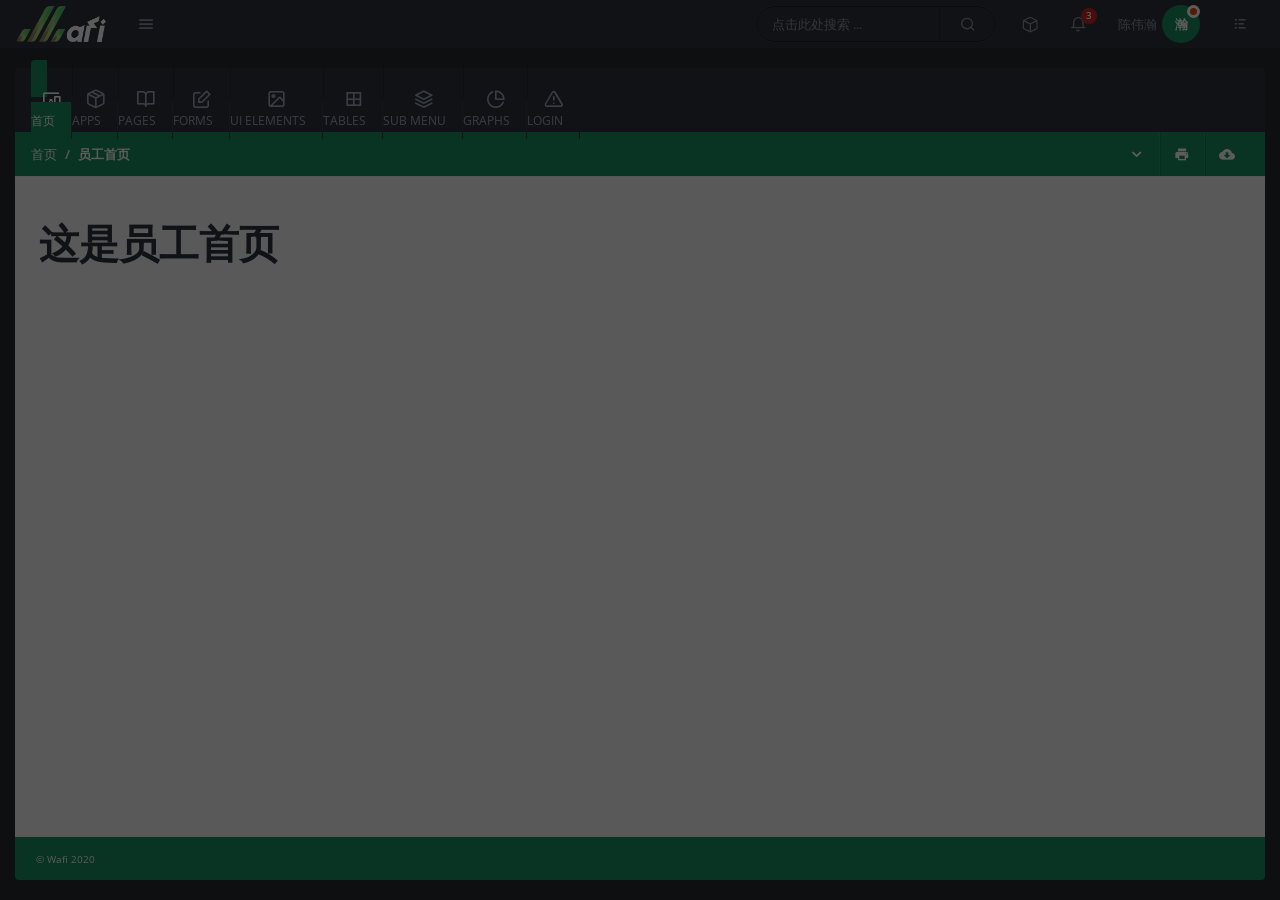
<file: index.html>
<!doctype html>
<html lang="en">
	<head>
		<!-- Required meta tags -->
		<meta charset="utf-8">
		<meta name="viewport" content="width=device-width, initial-scale=1, shrink-to-fit=no">

		<!-- Meta -->
		<meta name="description" content="Responsive Bootstrap4 Dashboard Template">
		<meta name="author" content="ParkerThemes">
		<link rel="shortcut icon" href="img/fav.png" />

		<!-- Title -->
		<title>《瘾》电商项目平台</title>


		<!-- *************
			************ Common Css Files *************
		************ -->
		<!-- Bootstrap css -->
		<link rel="stylesheet" href="css/bootstrap.min.css">

		<!-- Icomoon Font Icons css -->
		<link rel="stylesheet" href="fonts/style.css">

		<!-- Main css -->
		<link rel="stylesheet" href="css/main.css">


		<!-- *************
			************ Vendor Css Files *************
		************ -->
		<!-- DateRange css -->
		<link rel="stylesheet" href="vendor/daterange/daterange.css" />

		<!-- Chartist css -->
		<link rel="stylesheet" href="vendor/chartist/css/chartist.min.css" />
		<link rel="stylesheet" href="vendor/chartist/css/chartist-custom.css" />	

	</head>
	<body>

		<!-- Loading starts -->
		<div id="loading-wrapper">
			<div class="spinner-border" role="status">
				<span class="sr-only">Loading...</span>
			</div>
		</div>
		<!-- Loading ends -->


		<!-- *************
			************ Header section start *************
		************* -->

		<!-- Header start -->
		<header class="header">
			<div class="logo-wrapper">
				<a href="index.html" class="logo">
					<img src="img/logo.png" alt="Wafi Admin Dashboard" />
				</a>
				<a href="#" class="quick-links-btn" data-toggle="tooltip" data-placement="right" title="" data-original-title="切换模板">
					<i class="icon-menu1"></i>
				</a>
			</div>
			<div class="header-items">
				<!-- Custom search start -->
				<div class="custom-search">
					<input type="text" class="search-query" placeholder="点击此处搜索 ...">
					<i class="icon-search1"></i>
				</div>
				<!-- Custom search end -->

				<!-- Header actions start -->
				<ul class="header-actions">
					<li class="dropdown">
						<a href="#" id="notifications" data-toggle="dropdown" aria-haspopup="true">
							<i class="icon-box"></i>
						</a>
						<div class="dropdown-menu dropdown-menu-right lrg" aria-labelledby="notifications">
							<div class="dropdown-menu-header">
								进度 (03)
							</div>	
							<ul class="header-tasks">
								<li>
									<p>#1 - XXXXXXX<span>90%</span></p>
									<div class="progress">
										<div class="progress-bar bg-primary" role="progressbar" aria-valuenow="90" aria-valuemin="0" aria-valuemax="100" style="width: 90%">
											<span class="sr-only">90% Complete (success)</span>
										</div>
									</div>
								</li>
								<li>
									<p>#2 - XXXXXXX<span>60%</span></p>
									<div class="progress">
										<div class="progress-bar bg-primary" role="progressbar" aria-valuenow="60" aria-valuemin="0" aria-valuemax="100" style="width: 60%">
											<span class="sr-only">60% Complete (success)</span>
										</div>
									</div>
								</li>
								<li>
									<p>#3 - XXXXXXX<span>40%</span></p>
									<div class="progress">
										<div class="progress-bar bg-secondary" role="progressbar" aria-valuenow="40" aria-valuemin="0" aria-valuemax="100" style="width: 40%">
											<span class="sr-only">40% Complete (success)</span>
										</div>
									</div>
								</li>
							</ul>
						</div>
					</li>
					<li class="dropdown">
						<a href="#" id="notifications" data-toggle="dropdown" aria-haspopup="true">
							<i class="icon-bell"></i>
							<span class="count-label">3</span>
						</a>
						<div class="dropdown-menu dropdown-menu-right lrg" aria-labelledby="notifications">
							<div class="dropdown-menu-header">
								消息 (3)
							</div>
							<ul class="header-notifications">
								<li>
									<a href="#">
										<div class="user-img away">
											<img src="img/user21.png" alt="User" />
										</div>
										<div class="details">
											<div class="user-title">李顺</div>
											<div class="noti-details">喝咖啡吗？我请。</div>
											<div class="noti-date">4-05 12:32</div>
										</div>
									</a>
								</li>
								<li>
									<a href="#">
										<div class="user-img busy">
											<img src="img/user10.png" alt="User" />
										</div>
										<div class="details">
											<div class="user-title">螃蟹</div>
											<div class="noti-details">吃螃蟹吗？我直接做自己。</div>
											<div class="noti-date">4-05 14:32</div>
										</div>
									</a>
								</li>
								<li>
									<a href="#">
										<div class="user-img online">
											<img src="img/user6.png" alt="User" />
										</div>
										<div class="details">
											<div class="user-title">李本伟</div>
											<div class="noti-details">开源不？</div>
											<div class="noti-date">4-05 12:32</div>
										</div>
									</a>
								</li>
							</ul>
						</div>
					</li>
					<li class="dropdown">
						<a href="#" id="userSettings" class="user-settings" data-toggle="dropdown" aria-haspopup="true">
							<span class="user-name">陈伟瀚</span>
							<span class="avatar">瀚<span class="status busy"></span></span>
						</a>
						<div class="dropdown-menu dropdown-menu-right" aria-labelledby="userSettings">
							<div class="header-profile-actions">
								<div class="header-user-profile">
									<div class="header-user">
										<img src="img/user.png" alt="Admin Template" />
									</div>
									<h5>陈伟瀚</h5>
									<p>大老板</p>
								</div>
								<a href="user-profile.html"><i class="icon-user1"></i> 我的个人中心</a>
								<a href="account-settings.html"><i class="icon-settings1"></i> 个人设置</a>
								<a href="login.html"><i class="icon-log-out1"></i> 注销</a>
							</div>
						</div>
					</li>
					<li>
						<a href="#" class="quick-settings-btn" data-toggle="tooltip" data-placement="left" title="" data-original-title="迷你中心">
							<i class="icon-list"></i>
						</a>
					</li>
				</ul>						
				<!-- Header actions end -->
			</div>
		</header>
		<!-- Header end -->

		<!-- Screen overlay start -->
		<div class="screen-overlay"></div>
		<!-- Screen overlay end -->

		<!-- Quicklinks box start -->
		<div class="quick-links-box">
			<div class="quick-links-header">
				Quick Links
				<a href="#" class="quick-links-box-close">
					<i class="icon-circle-with-cross"></i>
				</a>
			</div>

			<div class="quick-links-wrapper">
				<div class="fullHeight">
					<div class="quick-links-body">
						<div class="container-fluid p-0">
							<div class="row less-gutters">
								<div class="col-xl-6 col-lg-6 col-md-6 col-sm-6 col-12">
									<a href="#" class="quick-tile blue" id="index-model">
										<i class="icon-file-text"></i>
										首页
									</a>
								</div>
								<div class="col-xl-3 col-lg-3 col-md-3 col-sm-3 col-12">
									<a href="#" class="quick-tile secondary" id="goods-model">
										<i class="icon-pie-chart1"></i>
										商品模块
									</a>
								</div>
								<div class="col-xl-3 col-lg-3 col-md-3 col-sm-3 col-12">
									<a href="ecommerce-dashboard.html" class="quick-tile blue">
										<i class="icon-shopping-cart1"></i>
										Ecommerce
									</a>
								</div>
							</div>
							<div class="row less-gutters">
								<div class="col-xl-6 col-lg-6 col-md-6 col-sm-6 col-12">
									<a href="gallery2.html" class="quick-tile photos lg">
										Photos
									</a>
								</div>
								<div class="col-xl-3 col-lg-3 col-md-3 col-sm-3 col-12">
									<a href="tasks.html" class="quick-tile">
										<i class="icon-check-circle"></i>
										Tasks
									</a>
									<a href="calendar-external-draggable.html" class="quick-tile blue">
										<i class="icon-calendar1"></i>
										Events
									</a>
								</div>
								<div class="col-xl-3 col-lg-3 col-md-3 col-sm-3 col-12">
									<a href="chat.html" class="quick-tile blue">
										<i class="icon-message-circle"></i>
										Chat
									</a>
									<a href="default-layout.html" class="quick-tile">
										<i class="icon-grid"></i>
										Layout
									</a>
								</div>
							</div>
							<div class="row less-gutters">
								<div class="col-xl-3 col-lg-3 col-md-3 col-sm-3 col-12">
									<a href="custom-alerts.html" class="quick-tile secondary">
										<i class="icon-alert-triangle"></i>
										Alerts
									</a>
								</div>
								<div class="col-xl-3 col-lg-3 col-md-3 col-sm-3 col-12">
									<a href="google-maps.html" class="quick-tile blue">
										<i class="icon-map-pin"></i>
										Maps
									</a>
								</div>
								<div class="col-xl-3 col-lg-3 col-md-3 col-sm-3 col-12">
									<a href="https://www.gmail.com" target="_blank" class="quick-tile white">
										<i class="icon-drafts"></i>
										Gmail
									</a>
								</div>
								<div class="col-xl-3 col-lg-3 col-md-3 col-sm-3 col-12">
									<a href="https://www.youtube.com" target="_blank" class="quick-tile secondary">
										<i class="icon-youtube"></i>
										Youtube
									</a>
								</div>
							</div>
							<div class="row less-gutters">
								<div class="col-xl-3 col-lg-3 col-md-3 col-sm-3 col-12">
									<a href="user-profile.html" class="quick-tile">
										<i class="icon-account_circle"></i>
										Profile
									</a>
								</div>
								<div class="col-xl-3 col-lg-3 col-md-3 col-sm-3 col-12">
									<a href="contacts.html" class="quick-tile">
										<i class="icon-phone"></i>
										Contacts
									</a>
								</div>
								<div class="col-xl-3 col-lg-3 col-md-3 col-sm-3 col-12">
									<a href="account-settings.html" class="quick-tile">
										<i class="icon-settings1"></i>
										Settings
									</a>
								</div>
								<div class="col-xl-3 col-lg-3 col-md-3 col-sm-3 col-12">
									<a href="login.html" class="quick-tile">
										<i class="icon-lock2"></i>
										Logout
									</a>
								</div>
							</div>
						</div>
					</div>
				</div>
			</div>
		</div>
		<!-- Quicklinks box end -->

		<!-- Quick settings start -->
		<div class="quick-settings-box">
			<div class="quick-settings-header">
				<div class="date-container">今天 <span class="date" id="today-date"></span></div>
				<a href="#" class="quick-settings-box-close">
					<i class="icon-circle-with-cross"></i>
				</a>
			</div>
			<div class="quick-settings-body">
				<div class="fullHeight">
					<div class="quick-setting-list">
						<h6 class="title">事件</h6>
						<ul class="list-items">
							<li>
								<div class="list-title">产品发布</div>
								<div class="list-location">10:00 上午</div>
							</li>
							<li>
								<div class="list-title">团队会议</div>
								<div class="list-location">01:30 下午</div>
							</li>
							<li>
								<div class="list-title">招聘开发人员</div>
								<div class="list-location">02:30 下午</div>
							</li>
						</ul>
					</div>
					<div class="quick-setting-list">
						<h6 class="title">任务</h6>
						<ul class="list-items">
							<li>
								<div class="list-title">开全体大会</div>
								<div class="list-location">03:15 下午</div>
							</li>
							<li>
								<div class="list-title">新闻发布会</div>
								<div class="list-location">03:18 下午</div>
							</li>
						</ul>
					</div>
					<div class="quick-setting-list">
						<h6 class="title">快速设置</h6>
						<ul class="set-priority-list">
							<li>
								<div class="custom-control custom-switch">
									<input type="checkbox" class="custom-control-input" checked id="systemUpdates">
									<label class="custom-control-label" for="systemUpdates">系统更新</label>
								</div>
							</li>
							<li>
								<div class="custom-control custom-switch">
									<input type="checkbox" class="custom-control-input" id="noti">
									<label class="custom-control-label" for="noti">消息推送</label>
								</div>
							</li>
						</ul>
					</div>
				</div>
			</div>
		</div>
		<!-- Quick settings end -->

		<!-- *************
			************ Header section end *************
		************* -->

		<!-- Container fluid start -->
		<div class="container-fluid" id="web-model-main">
		</div>
		<!-- Container fluid end -->

		<!-- *************
			************ Required JavaScript Files *************
		************* -->
		<!-- Required jQuery first, then Bootstrap Bundle JS -->
		<script src="js/jquery.min.js"></script>
		<script src="js/bootstrap.bundle.min.js"></script>
		<script src="js/moment.js"></script>


		<!-- *************
			************ Vendor Js Files *************
		************* -->
		<!-- Slimscroll JS -->
		<script src="vendor/slimscroll/slimscroll.min.js"></script>
		<script src="vendor/slimscroll/custom-scrollbar.js"></script>

		<!-- Daterange -->
		<script src="vendor/daterange/daterange.js"></script>
		<script src="vendor/daterange/custom-daterange.js"></script>

		<!-- Chartist JS -->
		<script src="vendor/chartist/js/chartist.min.js"></script>
		<script src="vendor/chartist/js/chartist-tooltip.js"></script>
		<script src="vendor/chartist/js/custom/threshold/threshold.js"></script>
		<script src="vendor/chartist/js/custom/bar/bar-chart-orders.js"></script>

		<!-- jVector Maps -->
		<script src="vendor/jvectormap/jquery-jvectormap-2.0.3.min.js"></script>
		<script src="vendor/jvectormap/world-mill-en.js"></script>
		<script src="vendor/jvectormap/gdp-data.js"></script>
		<script src="vendor/jvectormap/custom/world-map-markers2.js"></script>

		<!-- Rating JS -->
		<script src="vendor/rating/raty.js"></script>	
		<script src="vendor/rating/raty-custom.js"></script>

		<!-- Main Js Required -->
		<script src="js/main.js"></script>
		<script type="text/javascript">
			$(function () {
				$('#web-model-main').load("index-model.html");
				$('#index-model').on('click', function () {
					$('#web-model-main').load("index-model.html");
					$('.quick-links-box-close').click();
				});
				$('#goods-model').on('click', function () {
					$('#web-model-main').load("goods-model.html");
					$('.quick-links-box-close').click();
				});
			});
		</script>
	</body>
</html>
</file>
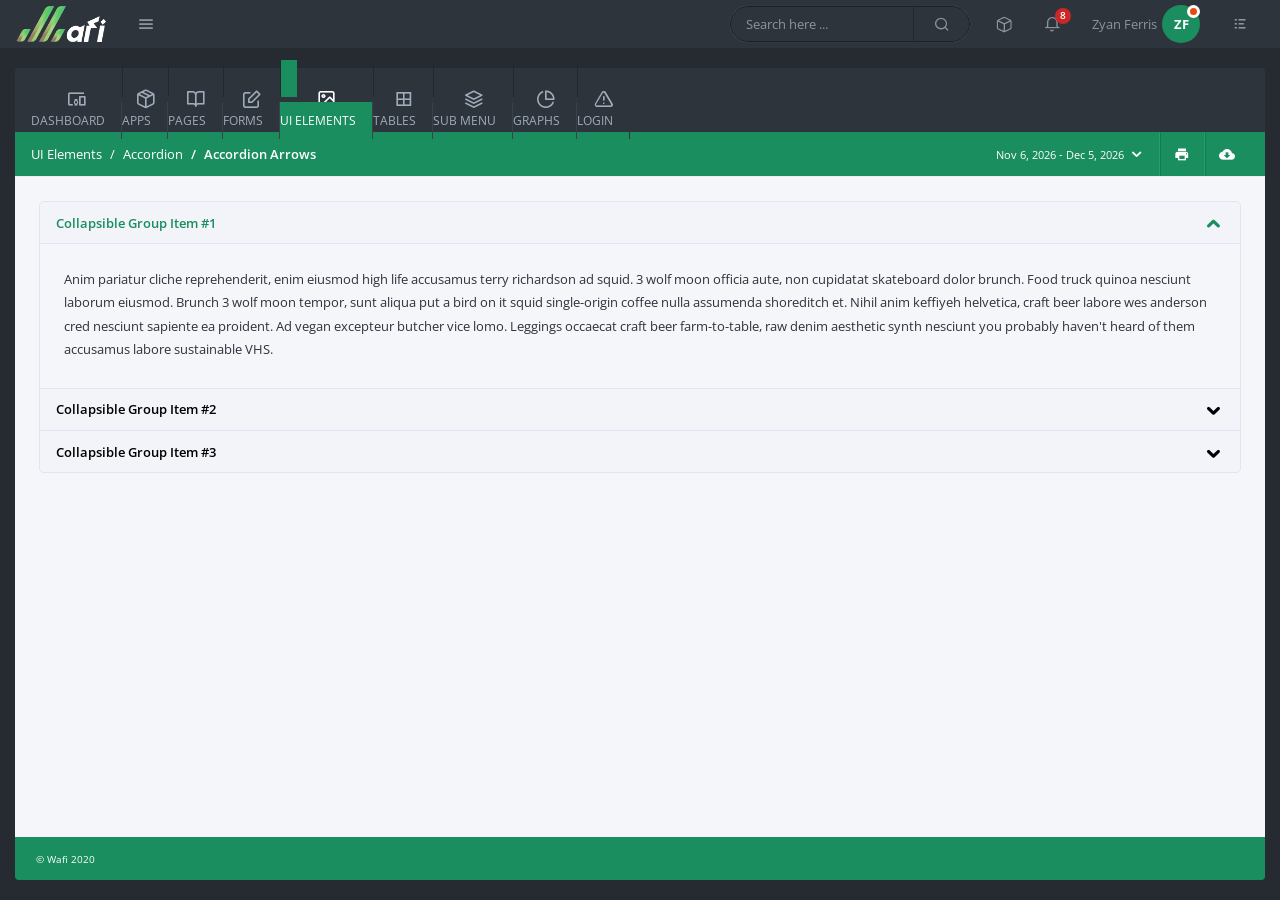
<file: accordion-arrows.html>
<!doctype html>
<html lang="en">
	<head>
		<!-- Required meta tags -->
		<meta charset="utf-8">
		<meta name="viewport" content="width=device-width, initial-scale=1, shrink-to-fit=no">

		<!-- Meta -->
		<meta name="description" content="Responsive Bootstrap4 Dashboard Template">
		<meta name="author" content="ParkerThemes">
		<link rel="shortcut icon" href="img/fav.png" />

		<!-- Title -->
		<title>Wafi Admin Template - Accordion Arrows</title>


		<!-- *************
			************ Common Css Files *************
		************ -->
		<!-- Bootstrap css -->
		<link rel="stylesheet" href="css/bootstrap.min.css">

		<!-- Icomoon Font Icons css -->
		<link rel="stylesheet" href="fonts/style.css">
		
		<!-- Main css -->
		<link rel="stylesheet" href="css/main.css">


		<!-- *************
			************ Vendor Css Files *************
		************ -->
		<!-- DateRange css -->
		<link rel="stylesheet" href="vendor/daterange/daterange.css" />


	</head>
	<body>
		

		<!-- *************
			************ Header section start *************
		************* -->

		<!-- Header start -->
		<header class="header">
			<div class="logo-wrapper">
				<a href="index.html" class="logo">
					<img src="img/logo.png" alt="Wafi Admin Dashboard" />
				</a>
				<a href="#" class="quick-links-btn" data-toggle="tooltip" data-placement="right" title="" data-original-title="Quick Links">
					<i class="icon-menu1"></i>
				</a>
			</div>
			<div class="header-items">
				<!-- Custom search start -->
				<div class="custom-search">
					<input type="text" class="search-query" placeholder="Search here ...">
					<i class="icon-search1"></i>
				</div>
				<!-- Custom search end -->

				<!-- Header actions start -->
				<ul class="header-actions">
					<li class="dropdown">
						<a href="#" id="notifications" data-toggle="dropdown" aria-haspopup="true">
							<i class="icon-box"></i>
						</a>
						<div class="dropdown-menu dropdown-menu-right lrg" aria-labelledby="notifications">
							<div class="dropdown-menu-header">
								Tasks (05)
							</div>	
							<ul class="header-tasks">
								<li>
									<p>#48 - Dashboard UI<span>90%</span></p>
									<div class="progress">
										<div class="progress-bar bg-primary" role="progressbar" aria-valuenow="90" aria-valuemin="0" aria-valuemax="100" style="width: 90%">
											<span class="sr-only">90% Complete (success)</span>
										</div>
									</div>
								</li>
								<li>
									<p>#95 - Alignment Fix<span>60%</span></p>
									<div class="progress">
										<div class="progress-bar bg-primary" role="progressbar" aria-valuenow="60" aria-valuemin="0" aria-valuemax="100" style="width: 60%">
											<span class="sr-only">60% Complete (success)</span>
										</div>
									</div>
								</li>
								<li>
									<p>#7 - Broken Button<span>40%</span></p>
									<div class="progress">
										<div class="progress-bar bg-secondary" role="progressbar" aria-valuenow="40" aria-valuemin="0" aria-valuemax="100" style="width: 40%">
											<span class="sr-only">40% Complete (success)</span>
										</div>
									</div>
								</li>
							</ul>
						</div>
					</li>
					<li class="dropdown">
						<a href="#" id="notifications" data-toggle="dropdown" aria-haspopup="true">
							<i class="icon-bell"></i>
							<span class="count-label">8</span>
						</a>
						<div class="dropdown-menu dropdown-menu-right lrg" aria-labelledby="notifications">
							<div class="dropdown-menu-header">
								Notifications (40)
							</div>
							<ul class="header-notifications">
								<li>
									<a href="#">
										<div class="user-img away">
											<img src="img/user21.png" alt="User" />
										</div>
										<div class="details">
											<div class="user-title">Abbott</div>
											<div class="noti-details">Membership has been ended.</div>
											<div class="noti-date">Oct 20, 07:30 pm</div>
										</div>
									</a>
								</li>
								<li>
									<a href="#">
										<div class="user-img busy">
											<img src="img/user10.png" alt="User" />
										</div>
										<div class="details">
											<div class="user-title">Braxten</div>
											<div class="noti-details">Approved new design.</div>
											<div class="noti-date">Oct 10, 12:00 am</div>
										</div>
									</a>
								</li>
								<li>
									<a href="#">
										<div class="user-img online">
											<img src="img/user6.png" alt="User" />
										</div>
										<div class="details">
											<div class="user-title">Larkyn</div>
											<div class="noti-details">Check out every table in detail.</div>
											<div class="noti-date">Oct 15, 04:00 pm</div>
										</div>
									</a>
								</li>
							</ul>
						</div>
					</li>
					<li class="dropdown">
						<a href="#" id="userSettings" class="user-settings" data-toggle="dropdown" aria-haspopup="true">
							<span class="user-name">Zyan Ferris</span>
							<span class="avatar">ZF<span class="status busy"></span></span>
						</a>
						<div class="dropdown-menu dropdown-menu-right" aria-labelledby="userSettings">
							<div class="header-profile-actions">
								<div class="header-user-profile">
									<div class="header-user">
										<img src="img/user.png" alt="Admin Template" />
									</div>
									<h5>Zyan Ferris</h5>
									<p>Admin</p>
								</div>
								<a href="user-profile.html"><i class="icon-user1"></i> My Profile</a>
								<a href="account-settings.html"><i class="icon-settings1"></i> Account Settings</a>
								<a href="login.html"><i class="icon-log-out1"></i> Sign Out</a>
							</div>
						</div>
					</li>
					<li>
						<a href="#" class="quick-settings-btn" data-toggle="tooltip" data-placement="left" title="" data-original-title="Quick Settings">
							<i class="icon-list"></i>
						</a>
					</li>
				</ul>						
				<!-- Header actions end -->
			</div>
		</header>
		<!-- Header end -->

		<!-- Screen overlay start -->
		<div class="screen-overlay"></div>
		<!-- Screen overlay end -->

		<!-- Quicklinks box start -->
		<div class="quick-links-box">
			<div class="quick-links-header">
				Quick Links
				<a href="#" class="quick-links-box-close">
					<i class="icon-circle-with-cross"></i>
				</a>
			</div>

			<div class="quick-links-wrapper">
				<div class="fullHeight">
					<div class="quick-links-body">
						<div class="container-fluid p-0">
							<div class="row less-gutters">
								<div class="col-xl-6 col-lg-6 col-md-6 col-sm-6 col-12">
									<a href="documents.html" class="quick-tile blue">
										<i class="icon-file-text"></i>
										Documents
									</a>
								</div>
								<div class="col-xl-3 col-lg-3 col-md-3 col-sm-3 col-12">
									<a href="crm-dashboard.html" class="quick-tile secondary">
										<i class="icon-pie-chart1"></i>
										CRM
									</a>
								</div>
								<div class="col-xl-3 col-lg-3 col-md-3 col-sm-3 col-12">
									<a href="ecommerce-dashboard.html" class="quick-tile blue">
										<i class="icon-shopping-cart1"></i>
										Ecommerce
									</a>
								</div>
							</div>
							<div class="row less-gutters">
								<div class="col-xl-6 col-lg-6 col-md-6 col-sm-6 col-12">
									<a href="gallery2.html" class="quick-tile photos lg">
										Photos
									</a>
								</div>
								<div class="col-xl-3 col-lg-3 col-md-3 col-sm-3 col-12">
									<a href="tasks.html" class="quick-tile">
										<i class="icon-check-circle"></i>
										Tasks
									</a>
									<a href="calendar-external-draggable.html" class="quick-tile blue">
										<i class="icon-calendar1"></i>
										Events
									</a>
								</div>
								<div class="col-xl-3 col-lg-3 col-md-3 col-sm-3 col-12">
									<a href="chat.html" class="quick-tile blue">
										<i class="icon-message-circle"></i>
										Chat
									</a>
									<a href="default-layout.html" class="quick-tile">
										<i class="icon-grid"></i>
										Layout
									</a>
								</div>
							</div>
							<div class="row less-gutters">
								<div class="col-xl-3 col-lg-3 col-md-3 col-sm-3 col-12">
									<a href="custom-alerts.html" class="quick-tile secondary">
										<i class="icon-alert-triangle"></i>
										Alerts
									</a>
								</div>
								<div class="col-xl-3 col-lg-3 col-md-3 col-sm-3 col-12">
									<a href="google-maps.html" class="quick-tile blue">
										<i class="icon-map-pin"></i>
										Maps
									</a>
								</div>
								<div class="col-xl-3 col-lg-3 col-md-3 col-sm-3 col-12">
									<a href="https://www.gmail.com" target="_blank" class="quick-tile white">
										<i class="icon-drafts"></i>
										Gmail
									</a>
								</div>
								<div class="col-xl-3 col-lg-3 col-md-3 col-sm-3 col-12">
									<a href="https://www.youtube.com" target="_blank" class="quick-tile secondary">
										<i class="icon-youtube"></i>
										Youtube
									</a>
								</div>
							</div>
							<div class="row less-gutters">
								<div class="col-xl-3 col-lg-3 col-md-3 col-sm-3 col-12">
									<a href="user-profile.html" class="quick-tile">
										<i class="icon-account_circle"></i>
										Profile
									</a>
								</div>
								<div class="col-xl-3 col-lg-3 col-md-3 col-sm-3 col-12">
									<a href="contacts.html" class="quick-tile">
										<i class="icon-phone"></i>
										Contacts
									</a>
								</div>
								<div class="col-xl-3 col-lg-3 col-md-3 col-sm-3 col-12">
									<a href="account-settings.html" class="quick-tile">
										<i class="icon-settings1"></i>
										Settings
									</a>
								</div>
								<div class="col-xl-3 col-lg-3 col-md-3 col-sm-3 col-12">
									<a href="login.html" class="quick-tile">
										<i class="icon-lock2"></i>
										Logout
									</a>
								</div>
							</div>
						</div>
					</div>
				</div>
			</div>
		</div>
		<!-- Quicklinks box end -->

		<!-- Quick settings start -->
		<div class="quick-settings-box">
			<div class="quick-settings-header">
				<div class="date-container">Today <span class="date" id="today-date"></span></div>
				<a href="#" class="quick-settings-box-close">
					<i class="icon-circle-with-cross"></i>
				</a>
			</div>
			<div class="quick-settings-body">
				<div class="fullHeight">
					<div class="quick-setting-list">
						<h6 class="title">Events</h6>
						<ul class="list-items">
							<li>
								<div class="list-title">Product Launch</div>
								<div class="list-location">10:00 AM</div>
							</li>
							<li>
								<div class="list-title">Team Meeting</div>
								<div class="list-location">01:30 PM</div>
							</li>
							<li>
								<div class="list-title">Q&A Session</div>
								<div class="list-location">02:30 PM</div>
							</li>
						</ul>
					</div>
					<div class="quick-setting-list">
						<h6 class="title">Notes</h6>
						<ul class="list-items">
							<li>
								<div class="list-title">Refreshing the list</div>
								<div class="list-location">03:15 PM</div>
							</li>
							<li>
								<div class="list-title">Not able to click on button</div>
								<div class="list-location">03:18 PM</div>
							</li>
						</ul>
					</div>
					<div class="quick-setting-list">
						<h6 class="title">Quick Settings</h6>
						<ul class="set-priority-list">
							<li>
								<div class="custom-control custom-switch">
									<input type="checkbox" class="custom-control-input" checked id="systemUpdates">
									<label class="custom-control-label" for="systemUpdates">System Updates</label>
								</div>
							</li>
							<li>
								<div class="custom-control custom-switch">
									<input type="checkbox" class="custom-control-input" id="noti">
									<label class="custom-control-label" for="noti">Notifications</label>
								</div>
							</li>
						</ul>
					</div>
				</div>
			</div>
		</div>
		<!-- Quick settings end -->

		<!-- *************
			************ Header section end *************
		************* -->


		<div class="container-fluid">


			<!-- Navigation start -->
			<nav class="navbar navbar-expand-lg custom-navbar">
				<button class="navbar-toggler" type="button" data-toggle="collapse" data-target="#WafiAdminNavbar" aria-controls="WafiAdminNavbar" aria-expanded="false" aria-label="Toggle navigation">
					<span class="navbar-toggler-icon">
						<i></i>
						<i></i>
						<i></i>
					</span>
				</button>
				<div class="collapse navbar-collapse" id="WafiAdminNavbar">
					<ul class="navbar-nav">
						<li class="nav-item dropdown">
							<a class="nav-link dropdown-toggle" href="#" id="dashboardsDropdown" role="button" data-toggle="dropdown" aria-haspopup="true" aria-expanded="false">
								<i class="icon-devices_other nav-icon"></i>
								Dashboard
							</a>
							<ul class="dropdown-menu" aria-labelledby="dashboardsDropdown">
								<li>
									<a class="dropdown-item" href="index.html">Admin Dashboard</a>
								</li>
								<li>
									<a class="dropdown-item" href="project-dashboard.html">Project Management</a>
								</li>
								<li>
									<a class="dropdown-item" href="sales-dashboard.html">Sales Dashboard</a>
								</li>
								<li>
									<a class="dropdown-item" href="crm-dashboard.html">CRM Dashboard</a>
								</li>
								<li>
									<a class="dropdown-item" href="ecommerce-dashboard.html">Ecommerce Dashboard</a>
								</li>
								<li>
									<a class="dropdown-item" href="quick-dashboard.html">Quick Dashboard</a>
								</li>
								<li>
									<a class="dropdown-item" href="smart-dashboard.html">Smart Dashboard</a>
								</li>
								<li>
									<a class="dropdown-item" href="helpdesk-dashboard.html">Help Desk Dashboard</a>
								</li>
								<li>
									<a class="dropdown-toggle sub-nav-link" href="#" id="layoutsDropdown" role="button" data-toggle="dropdown" aria-haspopup="true" aria-expanded="false">
										Layouts
									</a>
									<ul class="dropdown-menu dropdown-menu-right" aria-labelledby="layoutsDropdown">
										<li>
											<a class="dropdown-item" href="default-layout.html">Default Layout</a>
										</li>
										<li>
											<a class="dropdown-item" href="default-layout-light.html">Light Color Layout</a>
										</li>
										<li>
											<a class="dropdown-item" href="fixed-layout.html">Fixed Layout</a>
										</li>
										<li>
											<a class="dropdown-item" href="boxed-layout.html">Boxed Layout</a>
										</li>										
										<li>
											<a class="dropdown-item" href="card-options.html">Card Options</a>
										</li>
										<li>
											<a class="dropdown-item" href="drag-drop-cards.html">Drag and Drop Cards</a>
										</li>
									</ul>
								</li>
							</ul>
						</li>
						<li class="nav-item dropdown">
							<a class="nav-link dropdown-toggle" href="#" id="appsDropdown" role="button" data-toggle="dropdown" aria-haspopup="true" aria-expanded="false">
								<i class="icon-package nav-icon"></i>
								Apps
							</a>
							<ul class="dropdown-menu" aria-labelledby="appsDropdown">
								<li>
									<a class="dropdown-item" href="chat.html">Chat App</a>
								</li>
								<li>
									<a class="dropdown-item" href="tasks.html">Tasks App</a>
								</li>
								<li>
									<a class="dropdown-item" href="documents.html">Documents</a>
								</li>
								<li>
									<a class="dropdown-toggle sub-nav-link" href="#" id="calendarsDropdown" role="button" data-toggle="dropdown" aria-haspopup="true" aria-expanded="false">
										Calendars
									</a>
									<ul class="dropdown-menu dropdown-menu-right" aria-labelledby="calendarsDropdown">
										<li>
											<a class="dropdown-item" href="calendar.html">Daygrid View</a>
										</li>
										<li>
											<a class="dropdown-item" href="calendar-external-draggable.html">External Draggable</a>
										</li>
										<li>
											<a class="dropdown-item" href="calendar-google.html">Google Calendar</a>
										</li>
										<li>
											<a class="dropdown-item" href="calendar-list-view.html">List View</a>
										</li>
										<li>
											<a class="dropdown-item" href="calendar-selectable.html">Selectable</a>
										</li>
										<li>
											<a class="dropdown-item" href="calendar-week-numbers.html">Week Numbers</a>
										</li>
									</ul>
								</li>
								<li>
									<a class="dropdown-item" href="invoice.html">Invoice</a>
								</li>
								<li>
									<a class="dropdown-item" href="contacts.html">Contacts</a>
								</li>
								<li>
									<a class="dropdown-item" href="datepickers.html">Datepickers</a>
								</li>
								<li>
									<a class="dropdown-item" href="comments.html">Comments</a>
								</li>
								<li>
									<a class="dropdown-item" href="timeline.html">Timeline</a>
								</li>
							</ul>
						</li>
						<li class="nav-item dropdown">
							<a class="nav-link dropdown-toggle" href="#" id="pagesDropdown" role="button" data-toggle="dropdown" aria-haspopup="true" aria-expanded="false">
								<i class="icon-book-open nav-icon"></i>
								Pages
							</a>
							<ul class="dropdown-menu" aria-labelledby="pagesDropdown">
								<li>
									<a class="dropdown-item" href="user-profile.html">User Profile</a>
								</li>
								<li>
									<a class="dropdown-item" href="cards.html">Cards</a>
								</li>
								<li>
									<a class="dropdown-item" href="pricing.html">Pricing Plans</a>
								</li>
								<li>
									<a class="dropdown-item" href="faq.html">Faq</a>
								</li>
								<li>
									<a class="dropdown-item" href="search-results.html">Search Results</a>
								</li>
								<li>
									<a class="dropdown-item" href="blog.html">Blog</a>
								</li>
								<li>
									<a class="dropdown-item" href="account-settings.html">Account Settings</a>
								</li>
								<li>
									<a class="dropdown-toggle sub-nav-link" href="#" id="customGallery" role="button" data-toggle="dropdown" aria-haspopup="true" aria-expanded="false">
										Gallery
									</a>
									<ul class="dropdown-menu dropdown-menu-right" aria-labelledby="customGallery">
										<li>
											<a class="dropdown-item" href="gallery.html">Gallery Slider</a>
										</li>
										<li>
											<a class="dropdown-item" href="gallery2.html">Gallery Thumbnail</a>
										</li>
										<li>
											<a class="dropdown-item" href="gallery3.html">Gallery Hover</a>
										</li>
									</ul>
								</li>
								<li>
									<a class="dropdown-item" href="icons.html">Icons</a>
								</li>
								<li>
									<a class="dropdown-item" href="typography.html">Typography</a>
								</li>
							</ul>
						</li>
						<li class="nav-item dropdown">
							<a class="nav-link dropdown-toggle" href="#" id="formsDropdown" role="button" data-toggle="dropdown" aria-haspopup="true" aria-expanded="false">
								<i class="icon-edit1 nav-icon"></i>
								Forms
							</a>
							<ul class="dropdown-menu" aria-labelledby="formsDropdown">
								<li>
									<a class="dropdown-item" href="wizard.html">Wizards</a>
								</li>
								<li>
									<a class="dropdown-item" href="bs-select.html">BS Select</a>
								</li>
								<li>
									<a class="dropdown-item" href="input-tags.html">Input Tags</a>
								</li>
								<li>
									<a class="dropdown-item" href="input-masks.html">Input Mask</a>
								</li>
								<li>
									<a class="dropdown-toggle sub-nav-link" href="#" id="customDropdown" role="button" data-toggle="dropdown" aria-haspopup="true" aria-expanded="false">
										Custom Forms
									</a>
									<ul class="dropdown-menu dropdown-menu-right" aria-labelledby="customDropdown">
										<li>
											<a class="dropdown-item" href="contact.html">Contact Form</a>
										</li>
										<li>
											<a class="dropdown-item" href="contact2.html">Contact Form #2</a>
										</li>
										<li>
											<a class="dropdown-item" href="contact3.html">Contact Form #3</a>
										</li>
										<li>
											<a class="dropdown-item" href="contact4.html">Contact Form #4</a>
										</li>
									</ul>
								</li>
								<li>
									<a class="dropdown-item" href="form-inputs.html">Form Inputs</a>
								</li>
								<li>
									<a class="dropdown-item" href="input-groups.html">Input Groups</a>
								</li>
								<li>
									<a class="dropdown-item" href="check-radio.html">Check Boxes</a>
								</li>
								<li>
									<a class="dropdown-item" href="range-sliders.html">Range Sliders</a>
								</li>
								<li>
									<a class="dropdown-item" href="editor.html">Editor</a>
								</li>
							</ul>
						</li>
						<li class="nav-item dropdown">
							<a class="nav-link dropdown-toggle active-page" href="#" id="uiElementsDropdown" role="button" data-toggle="dropdown" aria-haspopup="true" aria-expanded="false">
								<i class="icon-image nav-icon"></i>
								UI Elements
							</a>
							<ul class="dropdown-menu" aria-labelledby="uiElementsDropdown">
								<li>
									<a class="dropdown-toggle sub-nav-link" href="#" id="buttonsDropdown" role="button" data-toggle="dropdown" aria-haspopup="true" aria-expanded="false">
										Buttons
									</a>
									<ul class="dropdown-menu dropdown-menu-right" aria-labelledby="buttonsDropdown">
										<li>
											<a class="dropdown-item" href="buttons.html">Buttons</a>
										</li>
										<li>
											<a class="dropdown-item" href="button-groups.html">Button Groups</a>
										</li>
										<li>
											<a class="dropdown-item" href="dropdowns.html">Dropdowns</a>
										</li>
									</ul>
								</li>
								<li>
									<a class="dropdown-toggle sub-nav-link" href="#" id="navsDropdown" role="button" data-toggle="dropdown" aria-haspopup="true" aria-expanded="false">
										Navbars
									</a>
									<ul class="dropdown-menu dropdown-menu-right" aria-labelledby="navsDropdown">
										<li>
											<a class="dropdown-item" href="nav.html">Nav</a>
										</li>
										<li>
											<a class="dropdown-item" href="tabs.html">Tabs</a>
										</li>
									</ul>
								</li>
								<li>
									<a class="dropdown-toggle sub-nav-link" href="#" id="componentsDropdown" role="button" data-toggle="dropdown" aria-haspopup="true" aria-expanded="false">
										Components
									</a>
									<ul class="dropdown-menu dropdown-menu-right" aria-labelledby="componentsDropdown">
										<li>
											<a class="dropdown-item" href="jumbotron.html">Jumbotron</a>
										</li>
										<li>
											<a class="dropdown-item" href="labels-badges.html">Labels &amp; Badges</a>
										</li>
										<li>
											<a class="dropdown-item" href="list-items.html">List Items</a>
										</li>
										<li>
											<a class="dropdown-item" href="pagination.html">Paginations</a>
										</li>
										<li>
											<a class="dropdown-item" href="progress.html">Progress Bars</a>
										</li>
										<li>
											<a class="dropdown-item" href="pills.html">Pills</a>
										</li>
										<li>
											<a class="dropdown-item" href="spinners.html">Spinners</a>
										</li>
									</ul>
								</li>
								<li>
									<a class="dropdown-toggle sub-nav-link" href="#" id="gridDropdown" role="button" data-toggle="dropdown" aria-haspopup="true" aria-expanded="false">
										Grid
									</a>
									<ul class="dropdown-menu dropdown-menu-right" aria-labelledby="gridDropdown">
										<li>
											<a class="dropdown-item" href="grid.html">Grid</a>
										</li>
										<li>
											<a class="dropdown-item" href="grid-doc.html">Grid Doc</a>
										</li>
									</ul>
								</li>
								<li>
									<a class="dropdown-toggle sub-nav-link" href="#" id="imagesDropdown" role="button" data-toggle="dropdown" aria-haspopup="true" aria-expanded="false">
										Images
									</a>
									<ul class="dropdown-menu dropdown-menu-right" aria-labelledby="imagesDropdown">
										<li>
											<a class="dropdown-item" href="avatars.html">Avatars</a>
										</li>
										<li>
											<a class="dropdown-item" href="media-objects.html">Media Objects</a>
										</li>
										<li>
											<a class="dropdown-item" href="images.html">Thumbnails</a>
										</li>
										<li>
											<a class="dropdown-item" href="text-avatars.html">Text Avatars</a>
										</li>
									</ul>
								</li>
								<li>
									<a class="dropdown-toggle sub-nav-link active-page" href="#" id="accordionsDropdown" role="button" data-toggle="dropdown" aria-haspopup="true" aria-expanded="false">
										Accordions
									</a>
									<ul class="dropdown-menu dropdown-menu-right" aria-labelledby="accordionsDropdown">
										<li>
											<a class="dropdown-item" href="accordion.html">Accordion</a>
										</li>
										<li>
											<a class="dropdown-item" href="accordion-icons.html">Accordion Icons</a>
										</li>
										<li>
											<a class="dropdown-item active-page" href="accordion-arrows.html">Accordion Arrows</a>
										</li>
										<li>
											<a class="dropdown-item" href="accordion-lg.html">Accordion Large</a>
										</li>
									</ul>
								</li>
								<li>
									<a class="dropdown-toggle sub-nav-link" href="#" id="alertDropdown" role="button" data-toggle="dropdown" aria-haspopup="true" aria-expanded="false">
										Notifications
									</a>
									<ul class="dropdown-menu dropdown-menu-right" aria-labelledby="alertDropdown">
										<li>
											<a class="dropdown-item" href="bootstrap-alerts.html">Default Alerts</a>
										</li>
										<li>
											<a class="dropdown-item" href="custom-alerts.html">Custom Alerts</a>
										</li>
										<li>
											<a class="dropdown-item" href="toasts.html">Toasts</a>
										</li>
									</ul>
								</li>
								<li>
									<a class="dropdown-item" href="carousel.html">Carousels</a>
								</li>
								<li>
									<a class="dropdown-item" href="modals.html">Modals</a>
								</li>
								<li>
									<a class="dropdown-item" href="popovers-tooltips.html">Tooltips</a>
								</li>
							</ul>
						</li>
						<li class="nav-item dropdown">
							<a class="nav-link dropdown-toggle" href="#" id="tablesDropdown" role="button" data-toggle="dropdown" aria-haspopup="true" aria-expanded="false">
								<i class="icon-border_all nav-icon"></i>
								Tables
							</a>
							<ul class="dropdown-menu" aria-labelledby="tablesDropdown">
								<li>
									<a class="dropdown-item" href="custom-tables.html">Custom Tables</a>
								</li>
								<li>
									<a class="dropdown-item" href="default-table.html">Default Table</a>
								</li>
								<li>
									<a class="dropdown-item" href="table-bordered.html">Table Bordered</a>
								</li>
								<li>
									<a class="dropdown-item" href="table-hover.html">Table Hover</a>
								</li>
								<li>
									<a class="dropdown-item" href="table-striped.html">Table Striped</a>
								</li>
								<li>
									<a class="dropdown-item" href="table-small.html">Table Small</a>
								</li>
								<li>
									<a class="dropdown-item" href="table-colors.html">Table Colors</a>
								</li>
								<li>
									<a class="dropdown-item" href="data-tables.html">Data Tables</a>
								</li>
							</ul>
						</li>
						<li class="nav-item dropdown">
							<a class="nav-link dropdown-toggle" href="#" id="layoutsDropdown" role="button" data-toggle="dropdown" aria-haspopup="true" aria-expanded="false">
								<i class="icon-layers2 nav-icon"></i>
								Sub menu
							</a>
							<ul class="dropdown-menu dropdown-menu-right" aria-labelledby="layoutsDropdown">
								<li>
									<a class="dropdown-toggle sub-nav-link" href="#" id="submenuDropdown" role="button" data-toggle="dropdown" aria-haspopup="true" aria-expanded="false">
										Opens Right
									</a>
									<ul class="dropdown-menu dropdown-menu-right" aria-labelledby="submenuDropdown">
										<li>
											<a class="dropdown-item" href="chat.html">Submenu 1</a>
										</li>
										<li>
											<a class="dropdown-item" href="icons.html">Submenu 2</a>
										</li>
									</ul>
								</li>
								<li class="open-left">
									<a class="dropdown-toggle sub-nav-link" href="#" id="submenuLeftDropdown" role="button" data-toggle="dropdown" aria-haspopup="true" aria-expanded="false">
										Opens Left
									</a>
									<ul class="dropdown-menu" aria-labelledby="submenuLeftDropdown">
										<li>
											<a class="dropdown-item" href="chat.html">Submenu 1</a>
										</li>
										<li>
											<a class="dropdown-item" href="icons.html">Submenu 2</a>
										</li>
									</ul>
								</li>
							</ul>
						</li>
						<li class="nav-item dropdown">
							<a class="nav-link dropdown-toggle" href="#" id="graphsDropdown" role="button" data-toggle="dropdown" aria-haspopup="true" aria-expanded="false">
								<i class="icon-pie-chart1 nav-icon"></i>
								Graphs
							</a>
							<ul class="dropdown-menu dropdown-menu-right" aria-labelledby="graphsDropdown">
								<li class="open-left">
									<a class="dropdown-toggle sub-nav-link" href="#" id="apexDropdown" role="button" data-toggle="dropdown" aria-haspopup="true" aria-expanded="false">
										Apex Graphs
									</a>
									<ul class="dropdown-menu" aria-labelledby="apexDropdown">
										<li>
											<a class="dropdown-item" href="area-graphs.html">Area Charts</a>
										</li>
										<li>
											<a class="dropdown-item" href="bubble.html">Bubble Graphs</a>
										</li>
										<li>
											<a class="dropdown-item" href="bar-graphs.html">Bar Charts</a>
										</li>
										<li>
											<a class="dropdown-item" href="candlestick.html">Candlestick</a>
										</li>
										<li>
											<a class="dropdown-item" href="column-graphs.html">Column Charts</a>
										</li>
										<li>
											<a class="dropdown-item" href="donut-graphs.html">Donut Charts</a>
										</li>
										<li>
											<a class="dropdown-item" href="line-graphs.html">Line Charts</a>
										</li>
										<li>
											<a class="dropdown-item" href="mixed-graphs.html">Mixed Charts</a>
										</li>
										<li>
											<a class="dropdown-item" href="pie-graphs.html">Pie Charts</a>
										</li>
										<li>
											<a class="dropdown-item" href="radial-chart.html">Radial Graph</a>
										</li>
									</ul>
								</li>
								<li>
									<a class="dropdown-item" href="morris-graphs.html">Morris Graphs</a>
								</li>
								<li>
									<a class="dropdown-item" href="flot-graphs.html">Flot Graphs</a>
								</li>
								<li>
									<a class="dropdown-item" href="c3-graphs.html">C3 Graphs</a>
								</li>
								<li class="open-left">
									<a class="dropdown-toggle sub-nav-link" href="#" id="mapsDropdown" role="button" data-toggle="dropdown" aria-haspopup="true" aria-expanded="false">
										Vector Maps
									</a>
									<ul class="dropdown-menu" aria-labelledby="mapsDropdown">
										<li>
											<a class="dropdown-item" href="vector-maps.html">Vector Maps</a>
										</li>
										<li>
											<a class="dropdown-item" href="google-maps.html">Google Maps</a>
										</li>
									</ul>
								</li>
							</ul>
						</li>
						<li class="nav-item dropdown">
							<a class="nav-link dropdown-toggle" href="#" id="loginDropdown" role="button" data-toggle="dropdown" aria-haspopup="true" aria-expanded="false">
								<i class="icon-alert-triangle nav-icon"></i>
								Login
							</a>
							<ul class="dropdown-menu dropdown-menu-right" aria-labelledby="loginDropdown">
								<li>
									<a class="dropdown-item" href="login.html">Login</a>
								</li>
								<li>
									<a class="dropdown-item" href="signup.html">Signup</a>
								</li>
								<li>
									<a class="dropdown-item" href="forgot-pwd.html">Forgot Password</a>
								</li>
								<li class="open-left">
									<a class="dropdown-toggle sub-nav-link" href="#" id="subscribeDropdown" role="button" data-toggle="dropdown" aria-haspopup="true" aria-expanded="false">
										Subscribe
									</a>
									<ul class="dropdown-menu" aria-labelledby="subscribeDropdown">
										<li>
											<a class="dropdown-item" href="subscribe.html">Subscribe</a>
										</li>
										<li>
											<a class="dropdown-item" href="subscribe2.html">Subscribe 2</a>
										</li>
									</ul>
								</li>
								<li class="open-left">
									<a class="dropdown-toggle sub-nav-link" href="#" id="errorDropdown" role="button" data-toggle="dropdown" aria-haspopup="true" aria-expanded="false">
										Error Pages
									</a>
									<ul class="dropdown-menu" aria-labelledby="errorDropdown">
										<li>
											<a class="dropdown-item" href="error.html">404</a>
										</li>
										<li>
											<a class="dropdown-item" href="error2.html">505</a>
										</li>
									</ul>
								</li>
							</ul>
						</li>
					</ul>
				</div>
			</nav>
			<!-- Navigation end -->


			<!-- *************
				************ Main container start *************
			************* -->
			<div class="main-container">


				<!-- Page header start -->
				<div class="page-header">
					<ol class="breadcrumb">
						<li class="breadcrumb-item">UI Elements</li>
						<li class="breadcrumb-item">Accordion</li>
						<li class="breadcrumb-item active">Accordion Arrows</li>
					</ol>

					<ul class="app-actions">
						<li>
							<a href="#" id="reportrange">
								<span class="range-text"></span>
								<i class="icon-chevron-down"></i>	
							</a>
						</li>
						<li>
							<a href="#" data-toggle="tooltip" data-placement="top" title="" data-original-title="Print">
								<i class="icon-print"></i>
							</a>
						</li>
						<li>
							<a href="#" data-toggle="tooltip" data-placement="top" title="" data-original-title="Download CSV">
								<i class="icon-cloud_download"></i>
							</a>
						</li>
					</ul>
				</div>
				<!-- Page header end -->


				<!-- Content wrapper start -->
				<div class="content-wrapper">


					<!-- Row start -->
					<div class="row gutters">

						<div class="col-xl-12 col-lg-12 col-md-12 col-sm-12 col-12">
							<div class="accordion toggle-icons" id="toggleIcons">
								<div class="accordion-container">
									<div class="accordion-header" id="toggleIconsOne">
										<a  href="" class="" data-toggle="collapse" data-target="#toggleIconsCollapseOne" aria-expanded="true" aria-controls="toggleIconsCollapseOne">
											Collapsible Group Item #1
										</a>
									</div>
									<div id="toggleIconsCollapseOne" class="collapse show" aria-labelledby="toggleIconsOne" data-parent="#toggleIcons">
										<div class="accordion-body">
											<p>Anim pariatur cliche reprehenderit, enim eiusmod high life accusamus terry richardson ad squid. 3 wolf moon officia aute, non cupidatat skateboard dolor brunch. Food truck quinoa nesciunt laborum eiusmod. Brunch 3 wolf moon tempor, sunt aliqua put a bird on it squid single-origin coffee nulla assumenda shoreditch et. Nihil anim keffiyeh helvetica, craft beer labore wes anderson cred nesciunt sapiente ea proident. Ad vegan excepteur butcher vice lomo. Leggings occaecat craft beer farm-to-table, raw denim aesthetic synth nesciunt you probably haven't heard of them accusamus labore sustainable VHS.</p>
										</div>
									</div>
								</div>
								<div class="accordion-container">
									<div class="accordion-header" id="toggleIconsTwo">
										<a  href="" class="collapsed" data-toggle="collapse" data-target="#toggleIconsCollapseTwo" aria-expanded="false" aria-controls="toggleIconsCollapseTwo">
											Collapsible Group Item #2
										</a>
									</div>
									<div id="toggleIconsCollapseTwo" class="collapse" aria-labelledby="toggleIconsTwo" data-parent="#toggleIcons">
										<div class="accordion-body">
											<P>Anim pariatur cliche reprehenderit, enim eiusmod high life accusamus terry richardson ad squid. 3 wolf moon officia aute, non cupidatat skateboard dolor brunch. Food truck quinoa nesciunt laborum eiusmod. Brunch 3 wolf moon tempor, sunt aliqua put a bird on it squid single-origin coffee nulla assumenda shoreditch et. Nihil anim keffiyeh helvetica, craft beer labore wes anderson cred nesciunt sapiente ea proident. Ad vegan excepteur butcher vice lomo. Leggings occaecat craft beer farm-to-table, raw denim aesthetic synth nesciunt you probably haven't heard of them accusamus labore sustainable VHS.</P>
										</div>
									</div>
								</div>
								<div class="accordion-container">
									<div class="accordion-header" id="toggleIconsThree">
										<a  href="" class="collapsed" data-toggle="collapse" data-target="#toggleIconsCollapseThree" aria-expanded="false" aria-controls="toggleIconsCollapseThree">
											Collapsible Group Item #3
										</a>
									</div>
									<div id="toggleIconsCollapseThree" class="collapse" aria-labelledby="toggleIconsThree" data-parent="#toggleIcons">
										<div class="accordion-body">
											<p>Anim pariatur cliche reprehenderit, enim eiusmod high life accusamus terry richardson ad squid. 3 wolf moon officia aute, non cupidatat skateboard dolor brunch. Food truck quinoa nesciunt laborum eiusmod. Brunch 3 wolf moon tempor, sunt aliqua put a bird on it squid single-origin coffee nulla assumenda shoreditch et. Nihil anim keffiyeh helvetica, craft beer labore wes anderson cred nesciunt sapiente ea proident. Ad vegan excepteur butcher vice lomo. Leggings occaecat craft beer farm-to-table, raw denim aesthetic synth nesciunt you probably haven't heard of them accusamus labore sustainable VHS.</p>
										</div>
									</div>
								</div>
							</div>
						</div>			

					</div>
					<!-- Row end -->


				</div>
				<!-- Content wrapper end -->


			</div>
			<!-- *************
				************ Main container end *************
			************* -->

			<!-- Footer start -->
			<footer class="main-footer">© Wafi 2020</footer>
			<!-- Footer end -->

		</div>

		<!--**************************
			**************************
				**************************
							Required JavaScript Files
				**************************
			**************************
				**************************-->
		<!-- Required jQuery first, then Bootstrap Bundle JS -->
		<script src="js/jquery.min.js"></script>
		<script src="js/bootstrap.bundle.min.js"></script>
		<script src="js/moment.js"></script>


		<!-- *************
			************ Vendor Js Files *************
		************* -->
		<!-- Slimscroll JS -->
		<script src="vendor/slimscroll/slimscroll.min.js"></script>
		<script src="vendor/slimscroll/custom-scrollbar.js"></script>

		<!-- Daterange -->
		<script src="vendor/daterange/daterange.js"></script>
		<script src="vendor/daterange/custom-daterange.js"></script>

		<!-- Main Js Required -->
		<script src="js/main.js"></script>

	</body>
</html>
</file>
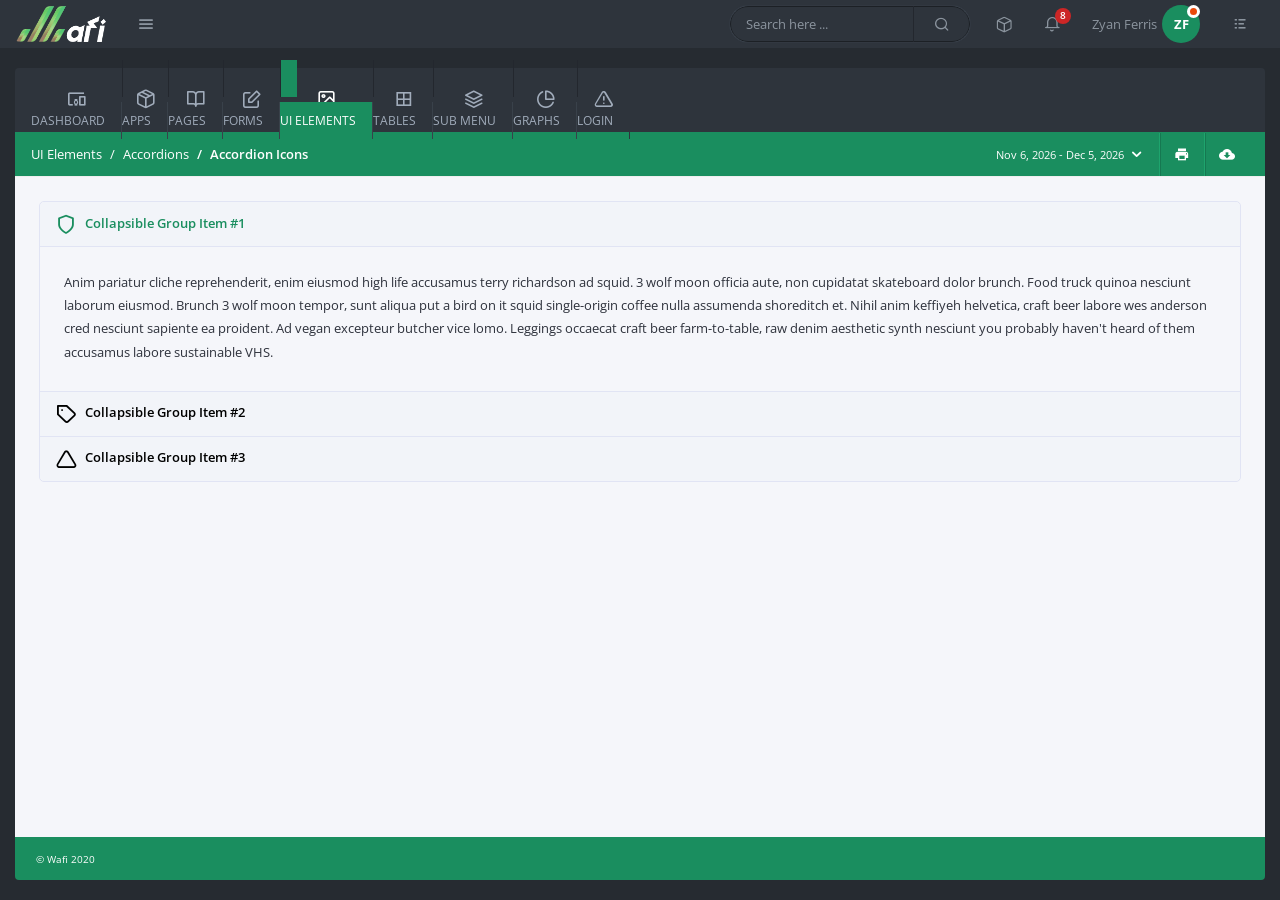
<file: accordion-icons.html>
<!doctype html>
<html lang="en">
	<head>
		<!-- Required meta tags -->
		<meta charset="utf-8">
		<meta name="viewport" content="width=device-width, initial-scale=1, shrink-to-fit=no">

		<!-- Meta -->
		<meta name="description" content="Responsive Bootstrap4 Dashboard Template">
		<meta name="author" content="ParkerThemes">
		<link rel="shortcut icon" href="img/fav.png" />

		<!-- Title -->
		<title>Wafi Admin Template - Accordion Icons</title>


		<!-- *************
			************ Common Css Files *************
		************ -->
		<!-- Bootstrap css -->
		<link rel="stylesheet" href="css/bootstrap.min.css">

		<!-- Icomoon Font Icons css -->
		<link rel="stylesheet" href="fonts/style.css">
		
		<!-- Main css -->
		<link rel="stylesheet" href="css/main.css">


		<!-- *************
			************ Vendor Css Files *************
		************ -->
		<!-- DateRange css -->
		<link rel="stylesheet" href="vendor/daterange/daterange.css" />		


	</head>
	<body>


		<!-- *************
			************ Header section start *************
		************* -->

		<!-- Header start -->
		<header class="header">
			<div class="logo-wrapper">
				<a href="index.html" class="logo">
					<img src="img/logo.png" alt="Wafi Admin Dashboard" />
				</a>
				<a href="#" class="quick-links-btn" data-toggle="tooltip" data-placement="right" title="" data-original-title="Quick Links">
					<i class="icon-menu1"></i>
				</a>
			</div>
			<div class="header-items">
				<!-- Custom search start -->
				<div class="custom-search">
					<input type="text" class="search-query" placeholder="Search here ...">
					<i class="icon-search1"></i>
				</div>
				<!-- Custom search end -->

				<!-- Header actions start -->
				<ul class="header-actions">
					<li class="dropdown">
						<a href="#" id="notifications" data-toggle="dropdown" aria-haspopup="true">
							<i class="icon-box"></i>
						</a>
						<div class="dropdown-menu dropdown-menu-right lrg" aria-labelledby="notifications">
							<div class="dropdown-menu-header">
								Tasks (05)
							</div>	
							<ul class="header-tasks">
								<li>
									<p>#48 - Dashboard UI<span>90%</span></p>
									<div class="progress">
										<div class="progress-bar bg-primary" role="progressbar" aria-valuenow="90" aria-valuemin="0" aria-valuemax="100" style="width: 90%">
											<span class="sr-only">90% Complete (success)</span>
										</div>
									</div>
								</li>
								<li>
									<p>#95 - Alignment Fix<span>60%</span></p>
									<div class="progress">
										<div class="progress-bar bg-primary" role="progressbar" aria-valuenow="60" aria-valuemin="0" aria-valuemax="100" style="width: 60%">
											<span class="sr-only">60% Complete (success)</span>
										</div>
									</div>
								</li>
								<li>
									<p>#7 - Broken Button<span>40%</span></p>
									<div class="progress">
										<div class="progress-bar bg-secondary" role="progressbar" aria-valuenow="40" aria-valuemin="0" aria-valuemax="100" style="width: 40%">
											<span class="sr-only">40% Complete (success)</span>
										</div>
									</div>
								</li>
							</ul>
						</div>
					</li>
					<li class="dropdown">
						<a href="#" id="notifications" data-toggle="dropdown" aria-haspopup="true">
							<i class="icon-bell"></i>
							<span class="count-label">8</span>
						</a>
						<div class="dropdown-menu dropdown-menu-right lrg" aria-labelledby="notifications">
							<div class="dropdown-menu-header">
								Notifications (40)
							</div>
							<ul class="header-notifications">
								<li>
									<a href="#">
										<div class="user-img away">
											<img src="img/user21.png" alt="User" />
										</div>
										<div class="details">
											<div class="user-title">Abbott</div>
											<div class="noti-details">Membership has been ended.</div>
											<div class="noti-date">Oct 20, 07:30 pm</div>
										</div>
									</a>
								</li>
								<li>
									<a href="#">
										<div class="user-img busy">
											<img src="img/user10.png" alt="User" />
										</div>
										<div class="details">
											<div class="user-title">Braxten</div>
											<div class="noti-details">Approved new design.</div>
											<div class="noti-date">Oct 10, 12:00 am</div>
										</div>
									</a>
								</li>
								<li>
									<a href="#">
										<div class="user-img online">
											<img src="img/user6.png" alt="User" />
										</div>
										<div class="details">
											<div class="user-title">Larkyn</div>
											<div class="noti-details">Check out every table in detail.</div>
											<div class="noti-date">Oct 15, 04:00 pm</div>
										</div>
									</a>
								</li>
							</ul>
						</div>
					</li>
					<li class="dropdown">
						<a href="#" id="userSettings" class="user-settings" data-toggle="dropdown" aria-haspopup="true">
							<span class="user-name">Zyan Ferris</span>
							<span class="avatar">ZF<span class="status busy"></span></span>
						</a>
						<div class="dropdown-menu dropdown-menu-right" aria-labelledby="userSettings">
							<div class="header-profile-actions">
								<div class="header-user-profile">
									<div class="header-user">
										<img src="img/user.png" alt="Admin Template" />
									</div>
									<h5>Zyan Ferris</h5>
									<p>Admin</p>
								</div>
								<a href="user-profile.html"><i class="icon-user1"></i> My Profile</a>
								<a href="account-settings.html"><i class="icon-settings1"></i> Account Settings</a>
								<a href="login.html"><i class="icon-log-out1"></i> Sign Out</a>
							</div>
						</div>
					</li>
					<li>
						<a href="#" class="quick-settings-btn" data-toggle="tooltip" data-placement="left" title="" data-original-title="Quick Settings">
							<i class="icon-list"></i>
						</a>
					</li>
				</ul>						
				<!-- Header actions end -->
			</div>
		</header>
		<!-- Header end -->

		<!-- Screen overlay start -->
		<div class="screen-overlay"></div>
		<!-- Screen overlay end -->

		<!-- Quicklinks box start -->
		<div class="quick-links-box">
			<div class="quick-links-header">
				Quick Links
				<a href="#" class="quick-links-box-close">
					<i class="icon-circle-with-cross"></i>
				</a>
			</div>

			<div class="quick-links-wrapper">
				<div class="fullHeight">
					<div class="quick-links-body">
						<div class="container-fluid p-0">
							<div class="row less-gutters">
								<div class="col-xl-6 col-lg-6 col-md-6 col-sm-6 col-12">
									<a href="documents.html" class="quick-tile blue">
										<i class="icon-file-text"></i>
										Documents
									</a>
								</div>
								<div class="col-xl-3 col-lg-3 col-md-3 col-sm-3 col-12">
									<a href="crm-dashboard.html" class="quick-tile secondary">
										<i class="icon-pie-chart1"></i>
										CRM
									</a>
								</div>
								<div class="col-xl-3 col-lg-3 col-md-3 col-sm-3 col-12">
									<a href="ecommerce-dashboard.html" class="quick-tile blue">
										<i class="icon-shopping-cart1"></i>
										Ecommerce
									</a>
								</div>
							</div>
							<div class="row less-gutters">
								<div class="col-xl-6 col-lg-6 col-md-6 col-sm-6 col-12">
									<a href="gallery2.html" class="quick-tile photos lg">
										Photos
									</a>
								</div>
								<div class="col-xl-3 col-lg-3 col-md-3 col-sm-3 col-12">
									<a href="tasks.html" class="quick-tile">
										<i class="icon-check-circle"></i>
										Tasks
									</a>
									<a href="calendar-external-draggable.html" class="quick-tile blue">
										<i class="icon-calendar1"></i>
										Events
									</a>
								</div>
								<div class="col-xl-3 col-lg-3 col-md-3 col-sm-3 col-12">
									<a href="chat.html" class="quick-tile blue">
										<i class="icon-message-circle"></i>
										Chat
									</a>
									<a href="default-layout.html" class="quick-tile">
										<i class="icon-grid"></i>
										Layout
									</a>
								</div>
							</div>
							<div class="row less-gutters">
								<div class="col-xl-3 col-lg-3 col-md-3 col-sm-3 col-12">
									<a href="custom-alerts.html" class="quick-tile secondary">
										<i class="icon-alert-triangle"></i>
										Alerts
									</a>
								</div>
								<div class="col-xl-3 col-lg-3 col-md-3 col-sm-3 col-12">
									<a href="google-maps.html" class="quick-tile blue">
										<i class="icon-map-pin"></i>
										Maps
									</a>
								</div>
								<div class="col-xl-3 col-lg-3 col-md-3 col-sm-3 col-12">
									<a href="https://www.gmail.com" target="_blank" class="quick-tile white">
										<i class="icon-drafts"></i>
										Gmail
									</a>
								</div>
								<div class="col-xl-3 col-lg-3 col-md-3 col-sm-3 col-12">
									<a href="https://www.youtube.com" target="_blank" class="quick-tile secondary">
										<i class="icon-youtube"></i>
										Youtube
									</a>
								</div>
							</div>
							<div class="row less-gutters">
								<div class="col-xl-3 col-lg-3 col-md-3 col-sm-3 col-12">
									<a href="user-profile.html" class="quick-tile">
										<i class="icon-account_circle"></i>
										Profile
									</a>
								</div>
								<div class="col-xl-3 col-lg-3 col-md-3 col-sm-3 col-12">
									<a href="contacts.html" class="quick-tile">
										<i class="icon-phone"></i>
										Contacts
									</a>
								</div>
								<div class="col-xl-3 col-lg-3 col-md-3 col-sm-3 col-12">
									<a href="account-settings.html" class="quick-tile">
										<i class="icon-settings1"></i>
										Settings
									</a>
								</div>
								<div class="col-xl-3 col-lg-3 col-md-3 col-sm-3 col-12">
									<a href="login.html" class="quick-tile">
										<i class="icon-lock2"></i>
										Logout
									</a>
								</div>
							</div>
						</div>
					</div>
				</div>
			</div>
		</div>
		<!-- Quicklinks box end -->

		<!-- Quick settings start -->
		<div class="quick-settings-box">
			<div class="quick-settings-header">
				<div class="date-container">Today <span class="date" id="today-date"></span></div>
				<a href="#" class="quick-settings-box-close">
					<i class="icon-circle-with-cross"></i>
				</a>
			</div>
			<div class="quick-settings-body">
				<div class="fullHeight">
					<div class="quick-setting-list">
						<h6 class="title">Events</h6>
						<ul class="list-items">
							<li>
								<div class="list-title">Product Launch</div>
								<div class="list-location">10:00 AM</div>
							</li>
							<li>
								<div class="list-title">Team Meeting</div>
								<div class="list-location">01:30 PM</div>
							</li>
							<li>
								<div class="list-title">Q&A Session</div>
								<div class="list-location">02:30 PM</div>
							</li>
						</ul>
					</div>
					<div class="quick-setting-list">
						<h6 class="title">Notes</h6>
						<ul class="list-items">
							<li>
								<div class="list-title">Refreshing the list</div>
								<div class="list-location">03:15 PM</div>
							</li>
							<li>
								<div class="list-title">Not able to click on button</div>
								<div class="list-location">03:18 PM</div>
							</li>
						</ul>
					</div>
					<div class="quick-setting-list">
						<h6 class="title">Quick Settings</h6>
						<ul class="set-priority-list">
							<li>
								<div class="custom-control custom-switch">
									<input type="checkbox" class="custom-control-input" checked id="systemUpdates">
									<label class="custom-control-label" for="systemUpdates">System Updates</label>
								</div>
							</li>
							<li>
								<div class="custom-control custom-switch">
									<input type="checkbox" class="custom-control-input" id="noti">
									<label class="custom-control-label" for="noti">Notifications</label>
								</div>
							</li>
						</ul>
					</div>
				</div>
			</div>
		</div>
		<!-- Quick settings end -->

		<!-- *************
			************ Header section end *************
		************* -->


		<div class="container-fluid">


			<!-- Navigation start -->
			<nav class="navbar navbar-expand-lg custom-navbar">
				<button class="navbar-toggler" type="button" data-toggle="collapse" data-target="#WafiAdminNavbar" aria-controls="WafiAdminNavbar" aria-expanded="false" aria-label="Toggle navigation">
					<span class="navbar-toggler-icon">
						<i></i>
						<i></i>
						<i></i>
					</span>
				</button>
				<div class="collapse navbar-collapse" id="WafiAdminNavbar">
					<ul class="navbar-nav">
						<li class="nav-item dropdown">
							<a class="nav-link dropdown-toggle" href="#" id="dashboardsDropdown" role="button" data-toggle="dropdown" aria-haspopup="true" aria-expanded="false">
								<i class="icon-devices_other nav-icon"></i>
								Dashboard
							</a>
							<ul class="dropdown-menu" aria-labelledby="dashboardsDropdown">
								<li>
									<a class="dropdown-item" href="index.html">Admin Dashboard</a>
								</li>
								<li>
									<a class="dropdown-item" href="project-dashboard.html">Project Management</a>
								</li>
								<li>
									<a class="dropdown-item" href="sales-dashboard.html">Sales Dashboard</a>
								</li>
								<li>
									<a class="dropdown-item" href="crm-dashboard.html">CRM Dashboard</a>
								</li>
								<li>
									<a class="dropdown-item" href="ecommerce-dashboard.html">Ecommerce Dashboard</a>
								</li>
								<li>
									<a class="dropdown-item" href="quick-dashboard.html">Quick Dashboard</a>
								</li>
								<li>
									<a class="dropdown-item" href="smart-dashboard.html">Smart Dashboard</a>
								</li>
								<li>
									<a class="dropdown-item" href="helpdesk-dashboard.html">Help Desk Dashboard</a>
								</li>
								<li>
									<a class="dropdown-toggle sub-nav-link" href="#" id="layoutsDropdown" role="button" data-toggle="dropdown" aria-haspopup="true" aria-expanded="false">
										Layouts
									</a>
									<ul class="dropdown-menu dropdown-menu-right" aria-labelledby="layoutsDropdown">
										<li>
											<a class="dropdown-item" href="default-layout.html">Default Layout</a>
										</li>
										<li>
											<a class="dropdown-item" href="default-layout-light.html">Light Color Layout</a>
										</li>
										<li>
											<a class="dropdown-item" href="fixed-layout.html">Fixed Layout</a>
										</li>
										<li>
											<a class="dropdown-item" href="boxed-layout.html">Boxed Layout</a>
										</li>	
										<li>
											<a class="dropdown-item" href="card-options.html">Card Options</a>
										</li>
										<li>
											<a class="dropdown-item" href="drag-drop-cards.html">Drag and Drop Cards</a>
										</li>
									</ul>
								</li>
							</ul>
						</li>
						<li class="nav-item dropdown">
							<a class="nav-link dropdown-toggle" href="#" id="appsDropdown" role="button" data-toggle="dropdown" aria-haspopup="true" aria-expanded="false">
								<i class="icon-package nav-icon"></i>
								Apps
							</a>
							<ul class="dropdown-menu" aria-labelledby="appsDropdown">
								<li>
									<a class="dropdown-item" href="chat.html">Chat App</a>
								</li>
								<li>
									<a class="dropdown-item" href="tasks.html">Tasks App</a>
								</li>
								<li>
									<a class="dropdown-item" href="documents.html">Documents</a>
								</li>
								<li>
									<a class="dropdown-toggle sub-nav-link" href="#" id="calendarsDropdown" role="button" data-toggle="dropdown" aria-haspopup="true" aria-expanded="false">
										Calendars
									</a>
									<ul class="dropdown-menu dropdown-menu-right" aria-labelledby="calendarsDropdown">
										<li>
											<a class="dropdown-item" href="calendar.html">Daygrid View</a>
										</li>
										<li>
											<a class="dropdown-item" href="calendar-external-draggable.html">External Draggable</a>
										</li>
										<li>
											<a class="dropdown-item" href="calendar-google.html">Google Calendar</a>
										</li>
										<li>
											<a class="dropdown-item" href="calendar-list-view.html">List View</a>
										</li>
										<li>
											<a class="dropdown-item" href="calendar-selectable.html">Selectable</a>
										</li>
										<li>
											<a class="dropdown-item" href="calendar-week-numbers.html">Week Numbers</a>
										</li>
									</ul>
								</li>
								<li>
									<a class="dropdown-item" href="invoice.html">Invoice</a>
								</li>
								<li>
									<a class="dropdown-item" href="contacts.html">Contacts</a>
								</li>
								<li>
									<a class="dropdown-item" href="datepickers.html">Datepickers</a>
								</li>
								<li>
									<a class="dropdown-item" href="comments.html">Comments</a>
								</li>
								<li>
									<a class="dropdown-item" href="timeline.html">Timeline</a>
								</li>
							</ul>
						</li>
						<li class="nav-item dropdown">
							<a class="nav-link dropdown-toggle" href="#" id="pagesDropdown" role="button" data-toggle="dropdown" aria-haspopup="true" aria-expanded="false">
								<i class="icon-book-open nav-icon"></i>
								Pages
							</a>
							<ul class="dropdown-menu" aria-labelledby="pagesDropdown">
								<li>
									<a class="dropdown-item" href="user-profile.html">User Profile</a>
								</li>
								<li>
									<a class="dropdown-item" href="cards.html">Cards</a>
								</li>
								<li>
									<a class="dropdown-item" href="pricing.html">Pricing Plans</a>
								</li>
								<li>
									<a class="dropdown-item" href="faq.html">Faq</a>
								</li>
								<li>
									<a class="dropdown-item" href="search-results.html">Search Results</a>
								</li>
								<li>
									<a class="dropdown-item" href="blog.html">Blog</a>
								</li>
								<li>
									<a class="dropdown-item" href="account-settings.html">Account Settings</a>
								</li>
								<li>
									<a class="dropdown-toggle sub-nav-link" href="#" id="customGallery" role="button" data-toggle="dropdown" aria-haspopup="true" aria-expanded="false">
										Gallery
									</a>
									<ul class="dropdown-menu dropdown-menu-right" aria-labelledby="customGallery">
										<li>
											<a class="dropdown-item" href="gallery.html">Gallery Slider</a>
										</li>
										<li>
											<a class="dropdown-item" href="gallery2.html">Gallery Thumbnail</a>
										</li>
										<li>
											<a class="dropdown-item" href="gallery3.html">Gallery Hover</a>
										</li>
									</ul>
								</li>
								<li>
									<a class="dropdown-item" href="icons.html">Icons</a>
								</li>
								<li>
									<a class="dropdown-item" href="typography.html">Typography</a>
								</li>
							</ul>
						</li>
						<li class="nav-item dropdown">
							<a class="nav-link dropdown-toggle" href="#" id="formsDropdown" role="button" data-toggle="dropdown" aria-haspopup="true" aria-expanded="false">
								<i class="icon-edit1 nav-icon"></i>
								Forms
							</a>
							<ul class="dropdown-menu" aria-labelledby="formsDropdown">
								<li>
									<a class="dropdown-item" href="wizard.html">Wizards</a>
								</li>
								<li>
									<a class="dropdown-item" href="bs-select.html">BS Select</a>
								</li>
								<li>
									<a class="dropdown-item" href="input-tags.html">Input Tags</a>
								</li>
								<li>
									<a class="dropdown-item" href="input-masks.html">Input Mask</a>
								</li>
								<li>
									<a class="dropdown-toggle sub-nav-link" href="#" id="customDropdown" role="button" data-toggle="dropdown" aria-haspopup="true" aria-expanded="false">
										Custom Forms
									</a>
									<ul class="dropdown-menu dropdown-menu-right" aria-labelledby="customDropdown">
										<li>
											<a class="dropdown-item" href="contact.html">Contact Form</a>
										</li>
										<li>
											<a class="dropdown-item" href="contact2.html">Contact Form #2</a>
										</li>
										<li>
											<a class="dropdown-item" href="contact3.html">Contact Form #3</a>
										</li>
										<li>
											<a class="dropdown-item" href="contact4.html">Contact Form #4</a>
										</li>
									</ul>
								</li>
								<li>
									<a class="dropdown-item" href="form-inputs.html">Form Inputs</a>
								</li>
								<li>
									<a class="dropdown-item" href="input-groups.html">Input Groups</a>
								</li>
								<li>
									<a class="dropdown-item" href="check-radio.html">Check Boxes</a>
								</li>
								<li>
									<a class="dropdown-item" href="range-sliders.html">Range Sliders</a>
								</li>
								<li>
									<a class="dropdown-item" href="editor.html">Editor</a>
								</li>
							</ul>
						</li>
						<li class="nav-item dropdown">
							<a class="nav-link active-page dropdown-toggle" href="#" id="uiElementsDropdown" role="button" data-toggle="dropdown" aria-haspopup="true" aria-expanded="false">
								<i class="icon-image nav-icon"></i>
								UI Elements
							</a>
							<ul class="dropdown-menu" aria-labelledby="uiElementsDropdown">
								<li>
									<a class="dropdown-toggle sub-nav-link" href="#" id="buttonsDropdown" role="button" data-toggle="dropdown" aria-haspopup="true" aria-expanded="false">
										Buttons
									</a>
									<ul class="dropdown-menu dropdown-menu-right" aria-labelledby="buttonsDropdown">
										<li>
											<a class="dropdown-item" href="buttons.html">Buttons</a>
										</li>
										<li>
											<a class="dropdown-item" href="button-groups.html">Button Groups</a>
										</li>
										<li>
											<a class="dropdown-item" href="dropdowns.html">Dropdowns</a>
										</li>
									</ul>
								</li>
								<li>
									<a class="dropdown-toggle sub-nav-link" href="#" id="navsDropdown" role="button" data-toggle="dropdown" aria-haspopup="true" aria-expanded="false">
										Navbars
									</a>
									<ul class="dropdown-menu dropdown-menu-right" aria-labelledby="navsDropdown">
										<li>
											<a class="dropdown-item" href="nav.html">Nav</a>
										</li>
										<li>
											<a class="dropdown-item" href="tabs.html">Tabs</a>
										</li>
									</ul>
								</li>
								<li>
									<a class="dropdown-toggle sub-nav-link" href="#" id="componentsDropdown" role="button" data-toggle="dropdown" aria-haspopup="true" aria-expanded="false">
										Components
									</a>
									<ul class="dropdown-menu dropdown-menu-right" aria-labelledby="componentsDropdown">
										<li>
											<a class="dropdown-item" href="jumbotron.html">Jumbotron</a>
										</li>
										<li>
											<a class="dropdown-item" href="labels-badges.html">Labels &amp; Badges</a>
										</li>
										<li>
											<a class="dropdown-item" href="list-items.html">List Items</a>
										</li>
										<li>
											<a class="dropdown-item" href="pagination.html">Paginations</a>
										</li>
										<li>
											<a class="dropdown-item" href="progress.html">Progress Bars</a>
										</li>
										<li>
											<a class="dropdown-item" href="pills.html">Pills</a>
										</li>
										<li>
											<a class="dropdown-item" href="spinners.html">Spinners</a>
										</li>
									</ul>
								</li>
								<li>
									<a class="dropdown-toggle sub-nav-link" href="#" id="gridDropdown" role="button" data-toggle="dropdown" aria-haspopup="true" aria-expanded="false">
										Grid
									</a>
									<ul class="dropdown-menu dropdown-menu-right" aria-labelledby="gridDropdown">
										<li>
											<a class="dropdown-item" href="grid.html">Grid</a>
										</li>
										<li>
											<a class="dropdown-item" href="grid-doc.html">Grid Doc</a>
										</li>
									</ul>
								</li>
								<li>
									<a class="dropdown-toggle sub-nav-link" href="#" id="imagesDropdown" role="button" data-toggle="dropdown" aria-haspopup="true" aria-expanded="false">
										Images
									</a>
									<ul class="dropdown-menu dropdown-menu-right" aria-labelledby="imagesDropdown">
										<li>
											<a class="dropdown-item" href="avatars.html">Avatars</a>
										</li>
										<li>
											<a class="dropdown-item" href="media-objects.html">Media Objects</a>
										</li>
										<li>
											<a class="dropdown-item" href="images.html">Thumbnails</a>
										</li>
										<li>
											<a class="dropdown-item" href="text-avatars.html">Text Avatars</a>
										</li>
									</ul>
								</li>
								<li>
									<a class="dropdown-toggle sub-nav-link active-page" href="#" id="accordionsDropdown" role="button" data-toggle="dropdown" aria-haspopup="true" aria-expanded="false">
										Accordions
									</a>
									<ul class="dropdown-menu dropdown-menu-right" aria-labelledby="accordionsDropdown">
										<li>
											<a class="dropdown-item" href="accordion.html">Accordion</a>
										</li>
										<li>
											<a class="dropdown-item active-page" href="accordion-icons.html">Accordion Icons</a>
										</li>
										<li>
											<a class="dropdown-item" href="accordion-arrows.html">Accordion Arrows</a>
										</li>
										<li>
											<a class="dropdown-item" href="accordion-lg.html">Accordion Large</a>
										</li>
									</ul>
								</li>
								<li>
									<a class="dropdown-toggle sub-nav-link" href="#" id="alertDropdown" role="button" data-toggle="dropdown" aria-haspopup="true" aria-expanded="false">
										Notifications
									</a>
									<ul class="dropdown-menu dropdown-menu-right" aria-labelledby="alertDropdown">
										<li>
											<a class="dropdown-item" href="bootstrap-alerts.html">Default Alerts</a>
										</li>
										<li>
											<a class="dropdown-item" href="custom-alerts.html">Custom Alerts</a>
										</li>
										<li>
											<a class="dropdown-item" href="toasts.html">Toasts</a>
										</li>
									</ul>
								</li>
								<li>
									<a class="dropdown-item" href="carousel.html">Carousels</a>
								</li>
								<li>
									<a class="dropdown-item" href="modals.html">Modals</a>
								</li>
								<li>
									<a class="dropdown-item" href="popovers-tooltips.html">Tooltips</a>
								</li>
							</ul>
						</li>
						<li class="nav-item dropdown">
							<a class="nav-link dropdown-toggle" href="#" id="tablesDropdown" role="button" data-toggle="dropdown" aria-haspopup="true" aria-expanded="false">
								<i class="icon-border_all nav-icon"></i>
								Tables
							</a>
							<ul class="dropdown-menu" aria-labelledby="tablesDropdown">
								<li>
									<a class="dropdown-item" href="custom-tables.html">Custom Tables</a>
								</li>
								<li>
									<a class="dropdown-item" href="default-table.html">Default Table</a>
								</li>
								<li>
									<a class="dropdown-item" href="table-bordered.html">Table Bordered</a>
								</li>
								<li>
									<a class="dropdown-item" href="table-hover.html">Table Hover</a>
								</li>
								<li>
									<a class="dropdown-item" href="table-striped.html">Table Striped</a>
								</li>
								<li>
									<a class="dropdown-item" href="table-small.html">Table Small</a>
								</li>
								<li>
									<a class="dropdown-item" href="table-colors.html">Table Colors</a>
								</li>
								<li>
									<a class="dropdown-item" href="data-tables.html">Data Tables</a>
								</li>
							</ul>
						</li>
						<li class="nav-item dropdown">
							<a class="nav-link dropdown-toggle" href="#" id="layoutsDropdown" role="button" data-toggle="dropdown" aria-haspopup="true" aria-expanded="false">
								<i class="icon-layers2 nav-icon"></i>
								Sub menu
							</a>
							<ul class="dropdown-menu dropdown-menu-right" aria-labelledby="layoutsDropdown">
								<li>
									<a class="dropdown-toggle sub-nav-link" href="#" id="submenuDropdown" role="button" data-toggle="dropdown" aria-haspopup="true" aria-expanded="false">
										Opens Right
									</a>
									<ul class="dropdown-menu dropdown-menu-right" aria-labelledby="submenuDropdown">
										<li>
											<a class="dropdown-item" href="chat.html">Submenu 1</a>
										</li>
										<li>
											<a class="dropdown-item" href="icons.html">Submenu 2</a>
										</li>
									</ul>
								</li>
								<li class="open-left">
									<a class="dropdown-toggle sub-nav-link" href="#" id="submenuLeftDropdown" role="button" data-toggle="dropdown" aria-haspopup="true" aria-expanded="false">
										Opens Left
									</a>
									<ul class="dropdown-menu" aria-labelledby="submenuLeftDropdown">
										<li>
											<a class="dropdown-item" href="chat.html">Submenu 1</a>
										</li>
										<li>
											<a class="dropdown-item" href="icons.html">Submenu 2</a>
										</li>
									</ul>
								</li>
							</ul>
						</li>
						<li class="nav-item dropdown">
							<a class="nav-link dropdown-toggle" href="#" id="graphsDropdown" role="button" data-toggle="dropdown" aria-haspopup="true" aria-expanded="false">
								<i class="icon-pie-chart1 nav-icon"></i>
								Graphs
							</a>
							<ul class="dropdown-menu dropdown-menu-right" aria-labelledby="graphsDropdown">
								<li class="open-left">
									<a class="dropdown-toggle sub-nav-link" href="#" id="apexDropdown" role="button" data-toggle="dropdown" aria-haspopup="true" aria-expanded="false">
										Apex Graphs
									</a>
									<ul class="dropdown-menu" aria-labelledby="apexDropdown">
										<li>
											<a class="dropdown-item" href="area-graphs.html">Area Charts</a>
										</li>
										<li>
											<a class="dropdown-item" href="bubble.html">Bubble Graphs</a>
										</li>
										<li>
											<a class="dropdown-item" href="bar-graphs.html">Bar Charts</a>
										</li>
										<li>
											<a class="dropdown-item" href="candlestick.html">Candlestick</a>
										</li>
										<li>
											<a class="dropdown-item" href="column-graphs.html">Column Charts</a>
										</li>
										<li>
											<a class="dropdown-item" href="donut-graphs.html">Donut Charts</a>
										</li>
										<li>
											<a class="dropdown-item" href="line-graphs.html">Line Charts</a>
										</li>
										<li>
											<a class="dropdown-item" href="mixed-graphs.html">Mixed Charts</a>
										</li>
										<li>
											<a class="dropdown-item" href="pie-graphs.html">Pie Charts</a>
										</li>
										<li>
											<a class="dropdown-item" href="radial-chart.html">Radial Graph</a>
										</li>
									</ul>
								</li>
								<li>
									<a class="dropdown-item" href="morris.html">Morris Graphs</a>
								</li>
								<li>
									<a class="dropdown-item" href="flot-graphs.html">Flot Graphs</a>
								</li>
								<li>
									<a class="dropdown-item" href="c3-graphs.html">C3 Graphs</a>
								</li>
								<li class="open-left">
									<a class="dropdown-toggle sub-nav-link" href="#" id="mapsDropdown" role="button" data-toggle="dropdown" aria-haspopup="true" aria-expanded="false">
										Vector Maps
									</a>
									<ul class="dropdown-menu" aria-labelledby="mapsDropdown">
										<li>
											<a class="dropdown-item" href="vector-maps.html">Vector Maps</a>
										</li>
										<li>
											<a class="dropdown-item" href="google-maps.html">Google Maps</a>
										</li>
									</ul>
								</li>
							</ul>
						</li>
						<li class="nav-item dropdown">
							<a class="nav-link dropdown-toggle" href="#" id="loginDropdown" role="button" data-toggle="dropdown" aria-haspopup="true" aria-expanded="false">
								<i class="icon-alert-triangle nav-icon"></i>
								Login
							</a>
							<ul class="dropdown-menu dropdown-menu-right" aria-labelledby="loginDropdown">
								<li>
									<a class="dropdown-item" href="login.html">Login</a>
								</li>
								<li>
									<a class="dropdown-item" href="signup.html">Signup</a>
								</li>
								<li>
									<a class="dropdown-item" href="forgot-pwd.html">Forgot Password</a>
								</li>
								<li class="open-left">
									<a class="dropdown-toggle sub-nav-link" href="#" id="subscribeDropdown" role="button" data-toggle="dropdown" aria-haspopup="true" aria-expanded="false">
										Subscribe
									</a>
									<ul class="dropdown-menu" aria-labelledby="subscribeDropdown">
										<li>
											<a class="dropdown-item" href="subscribe.html">Subscribe</a>
										</li>
										<li>
											<a class="dropdown-item" href="subscribe2.html">Subscribe 2</a>
										</li>
									</ul>
								</li>
								<li class="open-left">
									<a class="dropdown-toggle sub-nav-link" href="#" id="errorDropdown" role="button" data-toggle="dropdown" aria-haspopup="true" aria-expanded="false">
										Error Pages
									</a>
									<ul class="dropdown-menu" aria-labelledby="errorDropdown">
										<li>
											<a class="dropdown-item" href="error.html">404</a>
										</li>
										<li>
											<a class="dropdown-item" href="error2.html">505</a>
										</li>
									</ul>
								</li>
							</ul>
						</li>
					</ul>
				</div>
			</nav>
			<!-- Navigation end -->


			<!-- *************
				************ Main container start *************
			************* -->
			<div class="main-container">


				<!-- Page header start -->
				<div class="page-header">
					<ol class="breadcrumb">
						<li class="breadcrumb-item">UI Elements</li>
						<li class="breadcrumb-item">Accordions</li>
						<li class="breadcrumb-item active">Accordion Icons</li>
					</ol>

					<ul class="app-actions">
						<li>
							<a href="#" id="reportrange">
								<span class="range-text"></span>
								<i class="icon-chevron-down"></i>	
							</a>
						</li>
						<li>
							<a href="#" data-toggle="tooltip" data-placement="top" title="" data-original-title="Print">
								<i class="icon-print"></i>
							</a>
						</li>
						<li>
							<a href="#" data-toggle="tooltip" data-placement="top" title="" data-original-title="Download CSV">
								<i class="icon-cloud_download"></i>
							</a>
						</li>
					</ul>
				</div>
				<!-- Page header end -->


				<!-- Content wrapper start -->
				<div class="content-wrapper">


					<!-- Row start -->
					<div class="row gutters">
						<div class="col-xl-12 col-lg-12 col-md-12 col-sm-12 col-12">
							<div class="accordion" id="withIconsAccordion">
								<div class="accordion-container">
									<div class="accordion-header" id="withIconOne">
										<a  href="" class="" data-toggle="collapse" data-target="#collapseWithIconOne" aria-expanded="true" aria-controls="collapseWithIconOne">
											<i class="icon icon-shield1"></i>Collapsible Group Item #1
										</a>
									</div>
									<div id="collapseWithIconOne" class="collapse show" aria-labelledby="withIconOne" data-parent="#withIconsAccordion">
										<div class="accordion-body">
											<p>Anim pariatur cliche reprehenderit, enim eiusmod high life accusamus terry richardson ad squid. 3 wolf moon officia aute, non cupidatat skateboard dolor brunch. Food truck quinoa nesciunt laborum eiusmod. Brunch 3 wolf moon tempor, sunt aliqua put a bird on it squid single-origin coffee nulla assumenda shoreditch et. Nihil anim keffiyeh helvetica, craft beer labore wes anderson cred nesciunt sapiente ea proident. Ad vegan excepteur butcher vice lomo. Leggings occaecat craft beer farm-to-table, raw denim aesthetic synth nesciunt you probably haven't heard of them accusamus labore sustainable VHS.</p>
										</div>
									</div>
								</div>
								<div class="accordion-container">
									<div class="accordion-header" id="withIconTwo">
										<a  href="" class="collapsed" data-toggle="collapse" data-target="#collapseWithIconTwo" aria-expanded="false" aria-controls="collapseWithIconTwo">
											<i class="icon icon-tag1"></i>Collapsible Group Item #2
										</a>
									</div>
									<div id="collapseWithIconTwo" class="collapse" aria-labelledby="withIconTwo" data-parent="#withIconsAccordion">
										<div class="accordion-body">
											<P>Anim pariatur cliche reprehenderit, enim eiusmod high life accusamus terry richardson ad squid. 3 wolf moon officia aute, non cupidatat skateboard dolor brunch. Food truck quinoa nesciunt laborum eiusmod. Brunch 3 wolf moon tempor, sunt aliqua put a bird on it squid single-origin coffee nulla assumenda shoreditch et. Nihil anim keffiyeh helvetica, craft beer labore wes anderson cred nesciunt sapiente ea proident. Ad vegan excepteur butcher vice lomo. Leggings occaecat craft beer farm-to-table, raw denim aesthetic synth nesciunt you probably haven't heard of them accusamus labore sustainable VHS.</P>
										</div>
									</div>
								</div>
								<div class="accordion-container">
									<div class="accordion-header" id="withIconThree">
										<a  href="" class="collapsed" data-toggle="collapse" data-target="#collapseWithIconThree" aria-expanded="false" aria-controls="collapseWithIconThree">
											<i class="icon icon-triangle"></i>Collapsible Group Item #3
										</a>
									</div>
									<div id="collapseWithIconThree" class="collapse" aria-labelledby="withIconThree" data-parent="#withIconsAccordion">
										<div class="accordion-body">
											<p>Anim pariatur cliche reprehenderit, enim eiusmod high life accusamus terry richardson ad squid. 3 wolf moon officia aute, non cupidatat skateboard dolor brunch. Food truck quinoa nesciunt laborum eiusmod. Brunch 3 wolf moon tempor, sunt aliqua put a bird on it squid single-origin coffee nulla assumenda shoreditch et. Nihil anim keffiyeh helvetica, craft beer labore wes anderson cred nesciunt sapiente ea proident. Ad vegan excepteur butcher vice lomo. Leggings occaecat craft beer farm-to-table, raw denim aesthetic synth nesciunt you probably haven't heard of them accusamus labore sustainable VHS.</p>
										</div>
									</div>
								</div>
							</div>
						</div>
					</div>
					<!-- Row end -->


				</div>
				<!-- Content wrapper end -->


			</div>
			<!-- *************
				************ Main container end *************
			************* -->

			<!-- Footer start -->
			<footer class="main-footer">© Wafi 2020</footer>
			<!-- Footer end -->

		</div>

		<!--**************************
			**************************
				**************************
							Required JavaScript Files
				**************************
			**************************
				**************************-->
		<!-- Required jQuery first, then Bootstrap Bundle JS -->
		<script src="js/jquery.min.js"></script>
		<script src="js/bootstrap.bundle.min.js"></script>
		<script src="js/moment.js"></script>


		<!-- *************
			************ Vendor Js Files *************
		************* -->
		<!-- Slimscroll JS -->
		<script src="vendor/slimscroll/slimscroll.min.js"></script>
		<script src="vendor/slimscroll/custom-scrollbar.js"></script>

		<!-- Daterange -->
		<script src="vendor/daterange/daterange.js"></script>
		<script src="vendor/daterange/custom-daterange.js"></script>

		<!-- Main Js Required -->
		<script src="js/main.js"></script>

	</body>
</html>
</file>
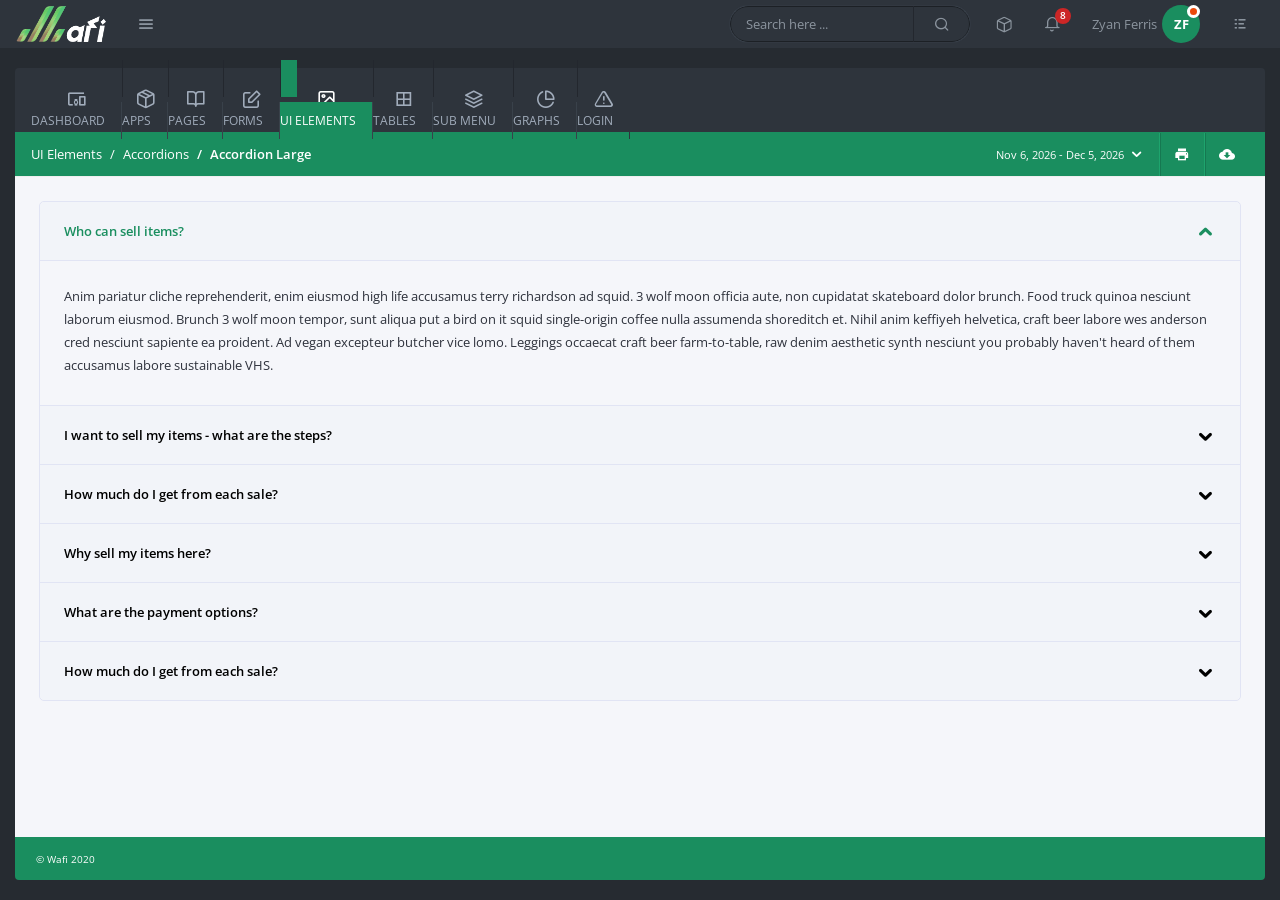
<file: accordion-lg.html>
<!doctype html>
<html lang="en">
	<head>
		<!-- Required meta tags -->
		<meta charset="utf-8">
		<meta name="viewport" content="width=device-width, initial-scale=1, shrink-to-fit=no">

		<!-- Meta -->
		<meta name="description" content="Responsive Bootstrap4 Dashboard Template">
		<meta name="author" content="ParkerThemes">
		<link rel="shortcut icon" href="img/fav.png" />

		<!-- Title -->
		<title>Wafi Admin Template - Accordion Large</title>


		<!-- *************
			************ Common Css Files *************
		************ -->
		<!-- Bootstrap css -->
		<link rel="stylesheet" href="css/bootstrap.min.css">

		<!-- Icomoon Font Icons css -->
		<link rel="stylesheet" href="fonts/style.css">
		
		<!-- Main css -->
		<link rel="stylesheet" href="css/main.css">


		<!-- *************
			************ Vendor Css Files *************
		************ -->
		<!-- DateRange css -->
		<link rel="stylesheet" href="vendor/daterange/daterange.css" />


	</head>
	<body>


		<!-- *************
			************ Header section start *************
		************* -->

		<!-- Header start -->
		<header class="header">
			<div class="logo-wrapper">
				<a href="index.html" class="logo">
					<img src="img/logo.png" alt="Wafi Admin Dashboard" />
				</a>
				<a href="#" class="quick-links-btn" data-toggle="tooltip" data-placement="right" title="" data-original-title="Quick Links">
					<i class="icon-menu1"></i>
				</a>
			</div>
			<div class="header-items">
				<!-- Custom search start -->
				<div class="custom-search">
					<input type="text" class="search-query" placeholder="Search here ...">
					<i class="icon-search1"></i>
				</div>
				<!-- Custom search end -->

				<!-- Header actions start -->
				<ul class="header-actions">
					<li class="dropdown">
						<a href="#" id="notifications" data-toggle="dropdown" aria-haspopup="true">
							<i class="icon-box"></i>
						</a>
						<div class="dropdown-menu dropdown-menu-right lrg" aria-labelledby="notifications">
							<div class="dropdown-menu-header">
								Tasks (05)
							</div>	
							<ul class="header-tasks">
								<li>
									<p>#48 - Dashboard UI<span>90%</span></p>
									<div class="progress">
										<div class="progress-bar bg-primary" role="progressbar" aria-valuenow="90" aria-valuemin="0" aria-valuemax="100" style="width: 90%">
											<span class="sr-only">90% Complete (success)</span>
										</div>
									</div>
								</li>
								<li>
									<p>#95 - Alignment Fix<span>60%</span></p>
									<div class="progress">
										<div class="progress-bar bg-primary" role="progressbar" aria-valuenow="60" aria-valuemin="0" aria-valuemax="100" style="width: 60%">
											<span class="sr-only">60% Complete (success)</span>
										</div>
									</div>
								</li>
								<li>
									<p>#7 - Broken Button<span>40%</span></p>
									<div class="progress">
										<div class="progress-bar bg-secondary" role="progressbar" aria-valuenow="40" aria-valuemin="0" aria-valuemax="100" style="width: 40%">
											<span class="sr-only">40% Complete (success)</span>
										</div>
									</div>
								</li>
							</ul>
						</div>
					</li>
					<li class="dropdown">
						<a href="#" id="notifications" data-toggle="dropdown" aria-haspopup="true">
							<i class="icon-bell"></i>
							<span class="count-label">8</span>
						</a>
						<div class="dropdown-menu dropdown-menu-right lrg" aria-labelledby="notifications">
							<div class="dropdown-menu-header">
								Notifications (40)
							</div>
							<ul class="header-notifications">
								<li>
									<a href="#">
										<div class="user-img away">
											<img src="img/user21.png" alt="User" />
										</div>
										<div class="details">
											<div class="user-title">Abbott</div>
											<div class="noti-details">Membership has been ended.</div>
											<div class="noti-date">Oct 20, 07:30 pm</div>
										</div>
									</a>
								</li>
								<li>
									<a href="#">
										<div class="user-img busy">
											<img src="img/user10.png" alt="User" />
										</div>
										<div class="details">
											<div class="user-title">Braxten</div>
											<div class="noti-details">Approved new design.</div>
											<div class="noti-date">Oct 10, 12:00 am</div>
										</div>
									</a>
								</li>
								<li>
									<a href="#">
										<div class="user-img online">
											<img src="img/user6.png" alt="User" />
										</div>
										<div class="details">
											<div class="user-title">Larkyn</div>
											<div class="noti-details">Check out every table in detail.</div>
											<div class="noti-date">Oct 15, 04:00 pm</div>
										</div>
									</a>
								</li>
							</ul>
						</div>
					</li>
					<li class="dropdown">
						<a href="#" id="userSettings" class="user-settings" data-toggle="dropdown" aria-haspopup="true">
							<span class="user-name">Zyan Ferris</span>
							<span class="avatar">ZF<span class="status busy"></span></span>
						</a>
						<div class="dropdown-menu dropdown-menu-right" aria-labelledby="userSettings">
							<div class="header-profile-actions">
								<div class="header-user-profile">
									<div class="header-user">
										<img src="img/user.png" alt="Admin Template" />
									</div>
									<h5>Zyan Ferris</h5>
									<p>Admin</p>
								</div>
								<a href="user-profile.html"><i class="icon-user1"></i> My Profile</a>
								<a href="account-settings.html"><i class="icon-settings1"></i> Account Settings</a>
								<a href="login.html"><i class="icon-log-out1"></i> Sign Out</a>
							</div>
						</div>
					</li>
					<li>
						<a href="#" class="quick-settings-btn" data-toggle="tooltip" data-placement="left" title="" data-original-title="Quick Settings">
							<i class="icon-list"></i>
						</a>
					</li>
				</ul>						
				<!-- Header actions end -->
			</div>
		</header>
		<!-- Header end -->

		<!-- Screen overlay start -->
		<div class="screen-overlay"></div>
		<!-- Screen overlay end -->

		<!-- Quicklinks box start -->
		<div class="quick-links-box">
			<div class="quick-links-header">
				Quick Links
				<a href="#" class="quick-links-box-close">
					<i class="icon-circle-with-cross"></i>
				</a>
			</div>

			<div class="quick-links-wrapper">
				<div class="fullHeight">
					<div class="quick-links-body">
						<div class="container-fluid p-0">
							<div class="row less-gutters">
								<div class="col-xl-6 col-lg-6 col-md-6 col-sm-6 col-12">
									<a href="documents.html" class="quick-tile blue">
										<i class="icon-file-text"></i>
										Documents
									</a>
								</div>
								<div class="col-xl-3 col-lg-3 col-md-3 col-sm-3 col-12">
									<a href="crm-dashboard.html" class="quick-tile secondary">
										<i class="icon-pie-chart1"></i>
										CRM
									</a>
								</div>
								<div class="col-xl-3 col-lg-3 col-md-3 col-sm-3 col-12">
									<a href="ecommerce-dashboard.html" class="quick-tile blue">
										<i class="icon-shopping-cart1"></i>
										Ecommerce
									</a>
								</div>
							</div>
							<div class="row less-gutters">
								<div class="col-xl-6 col-lg-6 col-md-6 col-sm-6 col-12">
									<a href="gallery2.html" class="quick-tile photos lg">
										Photos
									</a>
								</div>
								<div class="col-xl-3 col-lg-3 col-md-3 col-sm-3 col-12">
									<a href="tasks.html" class="quick-tile">
										<i class="icon-check-circle"></i>
										Tasks
									</a>
									<a href="calendar-external-draggable.html" class="quick-tile blue">
										<i class="icon-calendar1"></i>
										Events
									</a>
								</div>
								<div class="col-xl-3 col-lg-3 col-md-3 col-sm-3 col-12">
									<a href="chat.html" class="quick-tile blue">
										<i class="icon-message-circle"></i>
										Chat
									</a>
									<a href="default-layout.html" class="quick-tile">
										<i class="icon-grid"></i>
										Layout
									</a>
								</div>
							</div>
							<div class="row less-gutters">
								<div class="col-xl-3 col-lg-3 col-md-3 col-sm-3 col-12">
									<a href="custom-alerts.html" class="quick-tile secondary">
										<i class="icon-alert-triangle"></i>
										Alerts
									</a>
								</div>
								<div class="col-xl-3 col-lg-3 col-md-3 col-sm-3 col-12">
									<a href="google-maps.html" class="quick-tile blue">
										<i class="icon-map-pin"></i>
										Maps
									</a>
								</div>
								<div class="col-xl-3 col-lg-3 col-md-3 col-sm-3 col-12">
									<a href="https://www.gmail.com" target="_blank" class="quick-tile white">
										<i class="icon-drafts"></i>
										Gmail
									</a>
								</div>
								<div class="col-xl-3 col-lg-3 col-md-3 col-sm-3 col-12">
									<a href="https://www.youtube.com" target="_blank" class="quick-tile secondary">
										<i class="icon-youtube"></i>
										Youtube
									</a>
								</div>
							</div>
							<div class="row less-gutters">
								<div class="col-xl-3 col-lg-3 col-md-3 col-sm-3 col-12">
									<a href="user-profile.html" class="quick-tile">
										<i class="icon-account_circle"></i>
										Profile
									</a>
								</div>
								<div class="col-xl-3 col-lg-3 col-md-3 col-sm-3 col-12">
									<a href="contacts.html" class="quick-tile">
										<i class="icon-phone"></i>
										Contacts
									</a>
								</div>
								<div class="col-xl-3 col-lg-3 col-md-3 col-sm-3 col-12">
									<a href="account-settings.html" class="quick-tile">
										<i class="icon-settings1"></i>
										Settings
									</a>
								</div>
								<div class="col-xl-3 col-lg-3 col-md-3 col-sm-3 col-12">
									<a href="login.html" class="quick-tile">
										<i class="icon-lock2"></i>
										Logout
									</a>
								</div>
							</div>
						</div>
					</div>
				</div>
			</div>
		</div>
		<!-- Quicklinks box end -->

		<!-- Quick settings start -->
		<div class="quick-settings-box">
			<div class="quick-settings-header">
				<div class="date-container">Today <span class="date" id="today-date"></span></div>
				<a href="#" class="quick-settings-box-close">
					<i class="icon-circle-with-cross"></i>
				</a>
			</div>
			<div class="quick-settings-body">
				<div class="fullHeight">
					<div class="quick-setting-list">
						<h6 class="title">Events</h6>
						<ul class="list-items">
							<li>
								<div class="list-title">Product Launch</div>
								<div class="list-location">10:00 AM</div>
							</li>
							<li>
								<div class="list-title">Team Meeting</div>
								<div class="list-location">01:30 PM</div>
							</li>
							<li>
								<div class="list-title">Q&A Session</div>
								<div class="list-location">02:30 PM</div>
							</li>
						</ul>
					</div>
					<div class="quick-setting-list">
						<h6 class="title">Notes</h6>
						<ul class="list-items">
							<li>
								<div class="list-title">Refreshing the list</div>
								<div class="list-location">03:15 PM</div>
							</li>
							<li>
								<div class="list-title">Not able to click on button</div>
								<div class="list-location">03:18 PM</div>
							</li>
						</ul>
					</div>
					<div class="quick-setting-list">
						<h6 class="title">Quick Settings</h6>
						<ul class="set-priority-list">
							<li>
								<div class="custom-control custom-switch">
									<input type="checkbox" class="custom-control-input" checked id="systemUpdates">
									<label class="custom-control-label" for="systemUpdates">System Updates</label>
								</div>
							</li>
							<li>
								<div class="custom-control custom-switch">
									<input type="checkbox" class="custom-control-input" id="noti">
									<label class="custom-control-label" for="noti">Notifications</label>
								</div>
							</li>
						</ul>
					</div>
				</div>
			</div>
		</div>
		<!-- Quick settings end -->

		<!-- *************
			************ Header section end *************
		************* -->


		<div class="container-fluid">


			<!-- Navigation start -->
			<nav class="navbar navbar-expand-lg custom-navbar">
				<button class="navbar-toggler" type="button" data-toggle="collapse" data-target="#WafiAdminNavbar" aria-controls="WafiAdminNavbar" aria-expanded="false" aria-label="Toggle navigation">
					<span class="navbar-toggler-icon">
						<i></i>
						<i></i>
						<i></i>
					</span>
				</button>
				<div class="collapse navbar-collapse" id="WafiAdminNavbar">
					<ul class="navbar-nav">
						<li class="nav-item dropdown">
							<a class="nav-link dropdown-toggle" href="#" id="dashboardsDropdown" role="button" data-toggle="dropdown" aria-haspopup="true" aria-expanded="false">
								<i class="icon-devices_other nav-icon"></i>
								Dashboard
							</a>
							<ul class="dropdown-menu" aria-labelledby="dashboardsDropdown">
								<li>
									<a class="dropdown-item" href="index.html">Admin Dashboard</a>
								</li>
								<li>
									<a class="dropdown-item" href="project-dashboard.html">Project Management</a>
								</li>
								<li>
									<a class="dropdown-item" href="sales-dashboard.html">Sales Dashboard</a>
								</li>
								<li>
									<a class="dropdown-item" href="crm-dashboard.html">CRM Dashboard</a>
								</li>
								<li>
									<a class="dropdown-item" href="ecommerce-dashboard.html">Ecommerce Dashboard</a>
								</li>
								<li>
									<a class="dropdown-item" href="quick-dashboard.html">Quick Dashboard</a>
								</li>
								<li>
									<a class="dropdown-item" href="smart-dashboard.html">Smart Dashboard</a>
								</li>
								<li>
									<a class="dropdown-item" href="helpdesk-dashboard.html">Help Desk Dashboard</a>
								</li>
								<li>
									<a class="dropdown-toggle sub-nav-link" href="#" id="layoutsDropdown" role="button" data-toggle="dropdown" aria-haspopup="true" aria-expanded="false">
										Layouts
									</a>
									<ul class="dropdown-menu dropdown-menu-right" aria-labelledby="layoutsDropdown">
										<li>
											<a class="dropdown-item" href="default-layout.html">Default Layout</a>
										</li>
										<li>
											<a class="dropdown-item" href="default-layout-light.html">Light Color Layout</a>
										</li>
										<li>
											<a class="dropdown-item" href="fixed-layout.html">Fixed Layout</a>
										</li>
										<li>
											<a class="dropdown-item" href="boxed-layout.html">Boxed Layout</a>
										</li>
										<li>
											<a class="dropdown-item" href="card-options.html">Card Options</a>
										</li>
										<li>
											<a class="dropdown-item" href="drag-drop-cards.html">Drag and Drop Cards</a>
										</li>
									</ul>
								</li>
							</ul>
						</li>
						<li class="nav-item dropdown">
							<a class="nav-link dropdown-toggle" href="#" id="appsDropdown" role="button" data-toggle="dropdown" aria-haspopup="true" aria-expanded="false">
								<i class="icon-package nav-icon"></i>
								Apps
							</a>
							<ul class="dropdown-menu" aria-labelledby="appsDropdown">
								<li>
									<a class="dropdown-item" href="chat.html">Chat App</a>
								</li>
								<li>
									<a class="dropdown-item" href="tasks.html">Tasks App</a>
								</li>
								<li>
									<a class="dropdown-item" href="documents.html">Documents</a>
								</li>
								<li>
									<a class="dropdown-toggle sub-nav-link" href="#" id="calendarsDropdown" role="button" data-toggle="dropdown" aria-haspopup="true" aria-expanded="false">
										Calendars
									</a>
									<ul class="dropdown-menu dropdown-menu-right" aria-labelledby="calendarsDropdown">
										<li>
											<a class="dropdown-item" href="calendar.html">Daygrid View</a>
										</li>
										<li>
											<a class="dropdown-item" href="calendar-external-draggable.html">External Draggable</a>
										</li>
										<li>
											<a class="dropdown-item" href="calendar-google.html">Google Calendar</a>
										</li>
										<li>
											<a class="dropdown-item" href="calendar-list-view.html">List View</a>
										</li>
										<li>
											<a class="dropdown-item" href="calendar-selectable.html">Selectable</a>
										</li>
										<li>
											<a class="dropdown-item" href="calendar-week-numbers.html">Week Numbers</a>
										</li>
									</ul>
								</li>
								<li>
									<a class="dropdown-item" href="invoice.html">Invoice</a>
								</li>
								<li>
									<a class="dropdown-item" href="contacts.html">Contacts</a>
								</li>
								<li>
									<a class="dropdown-item" href="datepickers.html">Datepickers</a>
								</li>
								<li>
									<a class="dropdown-item" href="comments.html">Comments</a>
								</li>
								<li>
									<a class="dropdown-item" href="timeline.html">Timeline</a>
								</li>
							</ul>
						</li>
						<li class="nav-item dropdown">
							<a class="nav-link dropdown-toggle" href="#" id="pagesDropdown" role="button" data-toggle="dropdown" aria-haspopup="true" aria-expanded="false">
								<i class="icon-book-open nav-icon"></i>
								Pages
							</a>
							<ul class="dropdown-menu" aria-labelledby="pagesDropdown">
								<li>
									<a class="dropdown-item" href="user-profile.html">User Profile</a>
								</li>
								<li>
									<a class="dropdown-item" href="cards.html">Cards</a>
								</li>
								<li>
									<a class="dropdown-item" href="pricing.html">Pricing Plans</a>
								</li>
								<li>
									<a class="dropdown-item" href="faq.html">Faq</a>
								</li>
								<li>
									<a class="dropdown-item" href="search-results.html">Search Results</a>
								</li>
								<li>
									<a class="dropdown-item" href="blog.html">Blog</a>
								</li>
								<li>
									<a class="dropdown-item" href="account-settings.html">Account Settings</a>
								</li>
								<li>
									<a class="dropdown-toggle sub-nav-link" href="#" id="customGallery" role="button" data-toggle="dropdown" aria-haspopup="true" aria-expanded="false">
										Gallery
									</a>
									<ul class="dropdown-menu dropdown-menu-right" aria-labelledby="customGallery">
										<li>
											<a class="dropdown-item" href="gallery.html">Gallery Slider</a>
										</li>
										<li>
											<a class="dropdown-item" href="gallery2.html">Gallery Thumbnail</a>
										</li>
										<li>
											<a class="dropdown-item" href="gallery3.html">Gallery Hover</a>
										</li>
									</ul>
								</li>
								<li>
									<a class="dropdown-item" href="icons.html">Icons</a>
								</li>
								<li>
									<a class="dropdown-item" href="typography.html">Typography</a>
								</li>
							</ul>
						</li>
						<li class="nav-item dropdown">
							<a class="nav-link dropdown-toggle" href="#" id="formsDropdown" role="button" data-toggle="dropdown" aria-haspopup="true" aria-expanded="false">
								<i class="icon-edit1 nav-icon"></i>
								Forms
							</a>
							<ul class="dropdown-menu" aria-labelledby="formsDropdown">
								<li>
									<a class="dropdown-item" href="wizard.html">Wizards</a>
								</li>
								<li>
									<a class="dropdown-item" href="bs-select.html">BS Select</a>
								</li>
								<li>
									<a class="dropdown-item" href="input-tags.html">Input Tags</a>
								</li>
								<li>
									<a class="dropdown-item" href="input-masks.html">Input Mask</a>
								</li>
								<li>
									<a class="dropdown-toggle sub-nav-link" href="#" id="customDropdown" role="button" data-toggle="dropdown" aria-haspopup="true" aria-expanded="false">
										Custom Forms
									</a>
									<ul class="dropdown-menu dropdown-menu-right" aria-labelledby="customDropdown">
										<li>
											<a class="dropdown-item" href="contact.html">Contact Form</a>
										</li>
										<li>
											<a class="dropdown-item" href="contact2.html">Contact Form #2</a>
										</li>
										<li>
											<a class="dropdown-item" href="contact3.html">Contact Form #3</a>
										</li>
										<li>
											<a class="dropdown-item" href="contact4.html">Contact Form #4</a>
										</li>
									</ul>
								</li>
								<li>
									<a class="dropdown-item" href="form-inputs.html">Form Inputs</a>
								</li>
								<li>
									<a class="dropdown-item" href="input-groups.html">Input Groups</a>
								</li>
								<li>
									<a class="dropdown-item" href="check-radio.html">Check Boxes</a>
								</li>
								<li>
									<a class="dropdown-item" href="range-sliders.html">Range Sliders</a>
								</li>
								<li>
									<a class="dropdown-item" href="editor.html">Editor</a>
								</li>
							</ul>
						</li>
						<li class="nav-item dropdown">
							<a class="nav-link active-page dropdown-toggle" href="#" id="uiElementsDropdown" role="button" data-toggle="dropdown" aria-haspopup="true" aria-expanded="false">
								<i class="icon-image nav-icon"></i>
								UI Elements
							</a>
							<ul class="dropdown-menu" aria-labelledby="uiElementsDropdown">
								<li>
									<a class="dropdown-toggle sub-nav-link" href="#" id="buttonsDropdown" role="button" data-toggle="dropdown" aria-haspopup="true" aria-expanded="false">
										Buttons
									</a>
									<ul class="dropdown-menu dropdown-menu-right" aria-labelledby="buttonsDropdown">
										<li>
											<a class="dropdown-item" href="buttons.html">Buttons</a>
										</li>
										<li>
											<a class="dropdown-item" href="button-groups.html">Button Groups</a>
										</li>
										<li>
											<a class="dropdown-item" href="dropdowns.html">Dropdowns</a>
										</li>
									</ul>
								</li>
								<li>
									<a class="dropdown-toggle sub-nav-link" href="#" id="navsDropdown" role="button" data-toggle="dropdown" aria-haspopup="true" aria-expanded="false">
										Navbars
									</a>
									<ul class="dropdown-menu dropdown-menu-right" aria-labelledby="navsDropdown">
										<li>
											<a class="dropdown-item" href="nav.html">Nav</a>
										</li>
										<li>
											<a class="dropdown-item" href="tabs.html">Tabs</a>
										</li>
									</ul>
								</li>
								<li>
									<a class="dropdown-toggle sub-nav-link" href="#" id="componentsDropdown" role="button" data-toggle="dropdown" aria-haspopup="true" aria-expanded="false">
										Components
									</a>
									<ul class="dropdown-menu dropdown-menu-right" aria-labelledby="componentsDropdown">
										<li>
											<a class="dropdown-item" href="jumbotron.html">Jumbotron</a>
										</li>
										<li>
											<a class="dropdown-item" href="labels-badges.html">Labels &amp; Badges</a>
										</li>
										<li>
											<a class="dropdown-item" href="list-items.html">List Items</a>
										</li>
										<li>
											<a class="dropdown-item" href="pagination.html">Paginations</a>
										</li>
										<li>
											<a class="dropdown-item" href="progress.html">Progress Bars</a>
										</li>
										<li>
											<a class="dropdown-item" href="pills.html">Pills</a>
										</li>
										<li>
											<a class="dropdown-item" href="spinners.html">Spinners</a>
										</li>
									</ul>
								</li>
								<li>
									<a class="dropdown-toggle sub-nav-link" href="#" id="gridDropdown" role="button" data-toggle="dropdown" aria-haspopup="true" aria-expanded="false">
										Grid
									</a>
									<ul class="dropdown-menu dropdown-menu-right" aria-labelledby="gridDropdown">
										<li>
											<a class="dropdown-item" href="grid.html">Grid</a>
										</li>
										<li>
											<a class="dropdown-item" href="grid-doc.html">Grid Doc</a>
										</li>
									</ul>
								</li>
								<li>
									<a class="dropdown-toggle sub-nav-link" href="#" id="imagesDropdown" role="button" data-toggle="dropdown" aria-haspopup="true" aria-expanded="false">
										Images
									</a>
									<ul class="dropdown-menu dropdown-menu-right" aria-labelledby="imagesDropdown">
										<li>
											<a class="dropdown-item" href="avatars.html">Avatars</a>
										</li>
										<li>
											<a class="dropdown-item" href="media-objects.html">Media Objects</a>
										</li>
										<li>
											<a class="dropdown-item" href="images.html">Thumbnails</a>
										</li>
										<li>
											<a class="dropdown-item" href="text-avatars.html">Text Avatars</a>
										</li>
									</ul>
								</li>
								<li>
									<a class="dropdown-toggle sub-nav-link active-page" href="#" id="accordionsDropdown" role="button" data-toggle="dropdown" aria-haspopup="true" aria-expanded="false">
										Accordions
									</a>
									<ul class="dropdown-menu dropdown-menu-right" aria-labelledby="accordionsDropdown">
										<li>
											<a class="dropdown-item" href="accordion.html">Accordion</a>
										</li>
										<li>
											<a class="dropdown-item" href="accordion-icons.html">Accordion Icons</a>
										</li>
										<li>
											<a class="dropdown-item" href="accordion-arrows.html">Accordion Arrows</a>
										</li>
										<li>
											<a class="dropdown-item active-page" href="accordion-lg.html">Accordion Large</a>
										</li>
									</ul>
								</li>
								<li>
									<a class="dropdown-toggle sub-nav-link" href="#" id="alertDropdown" role="button" data-toggle="dropdown" aria-haspopup="true" aria-expanded="false">
										Notifications
									</a>
									<ul class="dropdown-menu dropdown-menu-right" aria-labelledby="alertDropdown">
										<li>
											<a class="dropdown-item" href="bootstrap-alerts.html">Default Alerts</a>
										</li>
										<li>
											<a class="dropdown-item" href="custom-alerts.html">Custom Alerts</a>
										</li>
										<li>
											<a class="dropdown-item" href="toasts.html">Toasts</a>
										</li>
									</ul>
								</li>
								<li>
									<a class="dropdown-item" href="carousel.html">Carousels</a>
								</li>
								<li>
									<a class="dropdown-item" href="modals.html">Modals</a>
								</li>
								<li>
									<a class="dropdown-item" href="popovers-tooltips.html">Tooltips</a>
								</li>
							</ul>
						</li>
						<li class="nav-item dropdown">
							<a class="nav-link dropdown-toggle" href="#" id="tablesDropdown" role="button" data-toggle="dropdown" aria-haspopup="true" aria-expanded="false">
								<i class="icon-border_all nav-icon"></i>
								Tables
							</a>
							<ul class="dropdown-menu" aria-labelledby="tablesDropdown">
								<li>
									<a class="dropdown-item" href="custom-tables.html">Custom Tables</a>
								</li>
								<li>
									<a class="dropdown-item" href="default-table.html">Default Table</a>
								</li>
								<li>
									<a class="dropdown-item" href="table-bordered.html">Table Bordered</a>
								</li>
								<li>
									<a class="dropdown-item" href="table-hover.html">Table Hover</a>
								</li>
								<li>
									<a class="dropdown-item" href="table-striped.html">Table Striped</a>
								</li>
								<li>
									<a class="dropdown-item" href="table-small.html">Table Small</a>
								</li>
								<li>
									<a class="dropdown-item" href="table-colors.html">Table Colors</a>
								</li>
								<li>
									<a class="dropdown-item" href="data-tables.html">Data Tables</a>
								</li>
							</ul>
						</li>
						<li class="nav-item dropdown">
							<a class="nav-link dropdown-toggle" href="#" id="layoutsDropdown" role="button" data-toggle="dropdown" aria-haspopup="true" aria-expanded="false">
								<i class="icon-layers2 nav-icon"></i>
								Sub menu
							</a>
							<ul class="dropdown-menu dropdown-menu-right" aria-labelledby="layoutsDropdown">
								<li>
									<a class="dropdown-toggle sub-nav-link" href="#" id="submenuDropdown" role="button" data-toggle="dropdown" aria-haspopup="true" aria-expanded="false">
										Opens Right
									</a>
									<ul class="dropdown-menu dropdown-menu-right" aria-labelledby="submenuDropdown">
										<li>
											<a class="dropdown-item" href="chat.html">Submenu 1</a>
										</li>
										<li>
											<a class="dropdown-item" href="icons.html">Submenu 2</a>
										</li>
									</ul>
								</li>
								<li class="open-left">
									<a class="dropdown-toggle sub-nav-link" href="#" id="submenuLeftDropdown" role="button" data-toggle="dropdown" aria-haspopup="true" aria-expanded="false">
										Opens Left
									</a>
									<ul class="dropdown-menu" aria-labelledby="submenuLeftDropdown">
										<li>
											<a class="dropdown-item" href="chat.html">Submenu 1</a>
										</li>
										<li>
											<a class="dropdown-item" href="icons.html">Submenu 2</a>
										</li>
									</ul>
								</li>
							</ul>
						</li>
						<li class="nav-item dropdown">
							<a class="nav-link dropdown-toggle" href="#" id="graphsDropdown" role="button" data-toggle="dropdown" aria-haspopup="true" aria-expanded="false">
								<i class="icon-pie-chart1 nav-icon"></i>
								Graphs
							</a>
							<ul class="dropdown-menu dropdown-menu-right" aria-labelledby="graphsDropdown">
								<li class="open-left">
									<a class="dropdown-toggle sub-nav-link" href="#" id="apexDropdown" role="button" data-toggle="dropdown" aria-haspopup="true" aria-expanded="false">
										Apex Graphs
									</a>
									<ul class="dropdown-menu" aria-labelledby="apexDropdown">
										<li>
											<a class="dropdown-item" href="area-graphs.html">Area Charts</a>
										</li>
										<li>
											<a class="dropdown-item" href="bubble.html">Bubble Graphs</a>
										</li>
										<li>
											<a class="dropdown-item" href="bar-graphs.html">Bar Charts</a>
										</li>
										<li>
											<a class="dropdown-item" href="candlestick.html">Candlestick</a>
										</li>
										<li>
											<a class="dropdown-item" href="column-graphs.html">Column Charts</a>
										</li>
										<li>
											<a class="dropdown-item" href="donut-graphs.html">Donut Charts</a>
										</li>
										<li>
											<a class="dropdown-item" href="line-graphs.html">Line Charts</a>
										</li>
										<li>
											<a class="dropdown-item" href="mixed-graphs.html">Mixed Charts</a>
										</li>
										<li>
											<a class="dropdown-item" href="pie-graphs.html">Pie Charts</a>
										</li>
										<li>
											<a class="dropdown-item" href="radial-chart.html">Radial Graph</a>
										</li>
									</ul>
								</li>
								<li>
									<a class="dropdown-item" href="morris-graphs.html">Morris Graphs</a>
								</li>
								<li>
									<a class="dropdown-item" href="flot-graphs.html">Flot Graphs</a>
								</li>
								<li>
									<a class="dropdown-item" href="c3-graphs.html">C3 Graphs</a>
								</li>
								<li class="open-left">
									<a class="dropdown-toggle sub-nav-link" href="#" id="mapsDropdown" role="button" data-toggle="dropdown" aria-haspopup="true" aria-expanded="false">
										Vector Maps
									</a>
									<ul class="dropdown-menu" aria-labelledby="mapsDropdown">
										<li>
											<a class="dropdown-item" href="vector-maps.html">Vector Maps</a>
										</li>
										<li>
											<a class="dropdown-item" href="google-maps.html">Google Maps</a>
										</li>
									</ul>
								</li>
							</ul>
						</li>
						<li class="nav-item dropdown">
							<a class="nav-link dropdown-toggle" href="#" id="loginDropdown" role="button" data-toggle="dropdown" aria-haspopup="true" aria-expanded="false">
								<i class="icon-alert-triangle nav-icon"></i>
								Login
							</a>
							<ul class="dropdown-menu dropdown-menu-right" aria-labelledby="loginDropdown">
								<li>
									<a class="dropdown-item" href="login.html">Login</a>
								</li>
								<li>
									<a class="dropdown-item" href="signup.html">Signup</a>
								</li>
								<li>
									<a class="dropdown-item" href="forgot-pwd.html">Forgot Password</a>
								</li>
								<li class="open-left">
									<a class="dropdown-toggle sub-nav-link" href="#" id="subscribeDropdown" role="button" data-toggle="dropdown" aria-haspopup="true" aria-expanded="false">
										Subscribe
									</a>
									<ul class="dropdown-menu" aria-labelledby="subscribeDropdown">
										<li>
											<a class="dropdown-item" href="subscribe.html">Subscribe</a>
										</li>
										<li>
											<a class="dropdown-item" href="subscribe2.html">Subscribe 2</a>
										</li>
									</ul>
								</li>
								<li class="open-left">
									<a class="dropdown-toggle sub-nav-link" href="#" id="errorDropdown" role="button" data-toggle="dropdown" aria-haspopup="true" aria-expanded="false">
										Error Pages
									</a>
									<ul class="dropdown-menu" aria-labelledby="errorDropdown">
										<li>
											<a class="dropdown-item" href="error.html">404</a>
										</li>
										<li>
											<a class="dropdown-item" href="error2.html">505</a>
										</li>
									</ul>
								</li>
							</ul>
						</li>
					</ul>
				</div>
			</nav>
			<!-- Navigation end -->



			<!-- *************
				************ Main container start *************
			************* -->
			<div class="main-container">


				<!-- Page header start -->
				<div class="page-header">
					<ol class="breadcrumb">
						<li class="breadcrumb-item">UI Elements</li>
						<li class="breadcrumb-item">Accordions</li>
						<li class="breadcrumb-item active">Accordion Large</li>
					</ol>

					<ul class="app-actions">
						<li>
							<a href="#" id="reportrange">
								<span class="range-text"></span>
								<i class="icon-chevron-down"></i>	
							</a>
						</li>
						<li>
							<a href="#" data-toggle="tooltip" data-placement="top" title="" data-original-title="Print">
								<i class="icon-print"></i>
							</a>
						</li>
						<li>
							<a href="#" data-toggle="tooltip" data-placement="top" title="" data-original-title="Download CSV">
								<i class="icon-cloud_download"></i>
							</a>
						</li>
					</ul>
				</div>
				<!-- Page header end -->


				<!-- Content wrapper start -->
				<div class="content-wrapper">


					<!-- Row start -->
					<div class="row gutters">
						<div class="col-xl-12 col-lg-12 col-md-12 col-sm-12">

							<div class="accordion toggle-icons lg" id="toggleIcons">
								<div class="accordion-container">
									<div class="accordion-header" id="toggleIconsOne">
										<a  href="" class="" data-toggle="collapse" data-target="#toggleIconsCollapseOne" aria-expanded="true" aria-controls="toggleIconsCollapseOne">
											Who can sell items?
										</a>
									</div>
									<div id="toggleIconsCollapseOne" class="collapse show" aria-labelledby="toggleIconsOne" data-parent="#toggleIcons">
										<div class="accordion-body">
											<p>Anim pariatur cliche reprehenderit, enim eiusmod high life accusamus terry richardson ad squid. 3 wolf moon officia aute, non cupidatat skateboard dolor brunch. Food truck quinoa nesciunt laborum eiusmod. Brunch 3 wolf moon tempor, sunt aliqua put a bird on it squid single-origin coffee nulla assumenda shoreditch et. Nihil anim keffiyeh helvetica, craft beer labore wes anderson cred nesciunt sapiente ea proident. Ad vegan excepteur butcher vice lomo. Leggings occaecat craft beer farm-to-table, raw denim aesthetic synth nesciunt you probably haven't heard of them accusamus labore sustainable VHS.</p>
										</div>
									</div>
								</div>
								<div class="accordion-container">
									<div class="accordion-header" id="toggleIconsTwo">
										<a  href="" class="collapsed" data-toggle="collapse" data-target="#toggleIconsCollapseTwo" aria-expanded="false" aria-controls="toggleIconsCollapseTwo">
											I want to sell my items - what are the steps?
										</a>
									</div>
									<div id="toggleIconsCollapseTwo" class="collapse" aria-labelledby="toggleIconsTwo" data-parent="#toggleIcons">
										<div class="accordion-body">
											<P>Anim pariatur cliche reprehenderit, enim eiusmod high life accusamus terry richardson ad squid. 3 wolf moon officia aute, non cupidatat skateboard dolor brunch. Food truck quinoa nesciunt laborum eiusmod. Brunch 3 wolf moon tempor, sunt aliqua put a bird on it squid single-origin coffee nulla assumenda shoreditch et. Nihil anim keffiyeh helvetica, craft beer labore wes anderson cred nesciunt sapiente ea proident. Ad vegan excepteur butcher vice lomo. Leggings occaecat craft beer farm-to-table, raw denim aesthetic synth nesciunt you probably haven't heard of them accusamus labore sustainable VHS.</P>
										</div>
									</div>
								</div>
								<div class="accordion-container">
									<div class="accordion-header" id="toggleIconsThree">
										<a  href="" class="collapsed" data-toggle="collapse" data-target="#toggleIconsCollapseThree" aria-expanded="false" aria-controls="toggleIconsCollapseThree">
											How much do I get from each sale?
										</a>
									</div>
									<div id="toggleIconsCollapseThree" class="collapse" aria-labelledby="toggleIconsThree" data-parent="#toggleIcons">
										<div class="accordion-body">
											<p>Anim pariatur cliche reprehenderit, enim eiusmod high life accusamus terry richardson ad squid. 3 wolf moon officia aute, non cupidatat skateboard dolor brunch. Food truck quinoa nesciunt laborum eiusmod. Brunch 3 wolf moon tempor, sunt aliqua put a bird on it squid single-origin coffee nulla assumenda shoreditch et. Nihil anim keffiyeh helvetica, craft beer labore wes anderson cred nesciunt sapiente ea proident. Ad vegan excepteur butcher vice lomo. Leggings occaecat craft beer farm-to-table, raw denim aesthetic synth nesciunt you probably haven't heard of them accusamus labore sustainable VHS.</p>
										</div>
									</div>
								</div>
								<div class="accordion-container">
									<div class="accordion-header" id="toggleIconsFour">
										<a  href="" class="collapsed" data-toggle="collapse" data-target="#toggleIconsCollapseFour" aria-expanded="false" aria-controls="toggleIconsCollapseFour">
											Why sell my items here?
										</a>
									</div>
									<div id="toggleIconsCollapseFour" class="collapse" aria-labelledby="toggleIconsFour" data-parent="#toggleIcons">
										<div class="accordion-body">
											<p>Anim pariatur cliche reprehenderit, enim eiusmod high life accusamus terry richardson ad squid. 3 wolf moon officia aute, non cupidatat skateboard dolor brunch. Food truck quinoa nesciunt laborum eiusmod. Brunch 3 wolf moon tempor, sunt aliqua put a bird on it squid single-origin coffee nulla assumenda shoreditch et. Nihil anim keffiyeh helvetica, craft beer labore wes anderson cred nesciunt sapiente ea proident. Ad vegan excepteur butcher vice lomo. Leggings occaecat craft beer farm-to-table, raw denim aesthetic synth nesciunt you probably haven't heard of them accusamus labore sustainable VHS.</p>
										</div>
									</div>
								</div>
								<div class="accordion-container">
									<div class="accordion-header" id="toggleIconsFive">
										<a  href="" class="collapsed" data-toggle="collapse" data-target="#toggleIconsCollapseFive" aria-expanded="false" aria-controls="toggleIconsCollapseFive">
											What are the payment options?
										</a>
									</div>
									<div id="toggleIconsCollapseFive" class="collapse" aria-labelledby="toggleIconsFive" data-parent="#toggleIcons">
										<div class="accordion-body">
											<p>Anim pariatur cliche reprehenderit, enim eiusmod high life accusamus terry richardson ad squid. 3 wolf moon officia aute, non cupidatat skateboard dolor brunch. Food truck quinoa nesciunt laborum eiusmod. Brunch 3 wolf moon tempor, sunt aliqua put a bird on it squid single-origin coffee nulla assumenda shoreditch et. Nihil anim keffiyeh helvetica, craft beer labore wes anderson cred nesciunt sapiente ea proident. Ad vegan excepteur butcher vice lomo. Leggings occaecat craft beer farm-to-table, raw denim aesthetic synth nesciunt you probably haven't heard of them accusamus labore sustainable VHS.</p>
										</div>
									</div>
								</div>
								<div class="accordion-container">
									<div class="accordion-header" id="toggleIconsSix">
										<a  href="" class="collapsed" data-toggle="collapse" data-target="#toggleIconsCollapseSix" aria-expanded="false" aria-controls="toggleIconsCollapseSix">
											How much do I get from each sale?
										</a>
									</div>
									<div id="toggleIconsCollapseSix" class="collapse" aria-labelledby="toggleIconsSix" data-parent="#toggleIcons">
										<div class="accordion-body">
											<p>Anim pariatur cliche reprehenderit, enim eiusmod high life accusamus terry richardson ad squid. 3 wolf moon officia aute, non cupidatat skateboard dolor brunch. Food truck quinoa nesciunt laborum eiusmod. Brunch 3 wolf moon tempor, sunt aliqua put a bird on it squid single-origin coffee nulla assumenda shoreditch et. Nihil anim keffiyeh helvetica, craft beer labore wes anderson cred nesciunt sapiente ea proident. Ad vegan excepteur butcher vice lomo. Leggings occaecat craft beer farm-to-table, raw denim aesthetic synth nesciunt you probably haven't heard of them accusamus labore sustainable VHS.</p>
										</div>
									</div>
								</div>
							</div>

						</div>
					</div>
					<!-- Row end -->


				</div>
				<!-- Content wrapper end -->


			</div>
			<!-- *************
				************ Main container end *************
			************* -->


			<!-- Footer start -->
			<footer class="main-footer">© Wafi 2020</footer>
			<!-- Footer end -->


		</div>

		<!-- *************
			************ Required JavaScript Files *************
		************* -->
		<!-- Required jQuery first, then Bootstrap Bundle JS -->
		<script src="js/jquery.min.js"></script>
		<script src="js/bootstrap.bundle.min.js"></script>
		<script src="js/moment.js"></script>


		<!-- *************
			************ Vendor Js Files *************
		************* -->
		<!-- Slimscroll JS -->
		<script src="vendor/slimscroll/slimscroll.min.js"></script>
		<script src="vendor/slimscroll/custom-scrollbar.js"></script>

		<!-- Daterange -->
		<script src="vendor/daterange/daterange.js"></script>
		<script src="vendor/daterange/custom-daterange.js"></script>

		<!-- Main Js Required -->
		<script src="js/main.js"></script>

	</body>
</html>
</file>
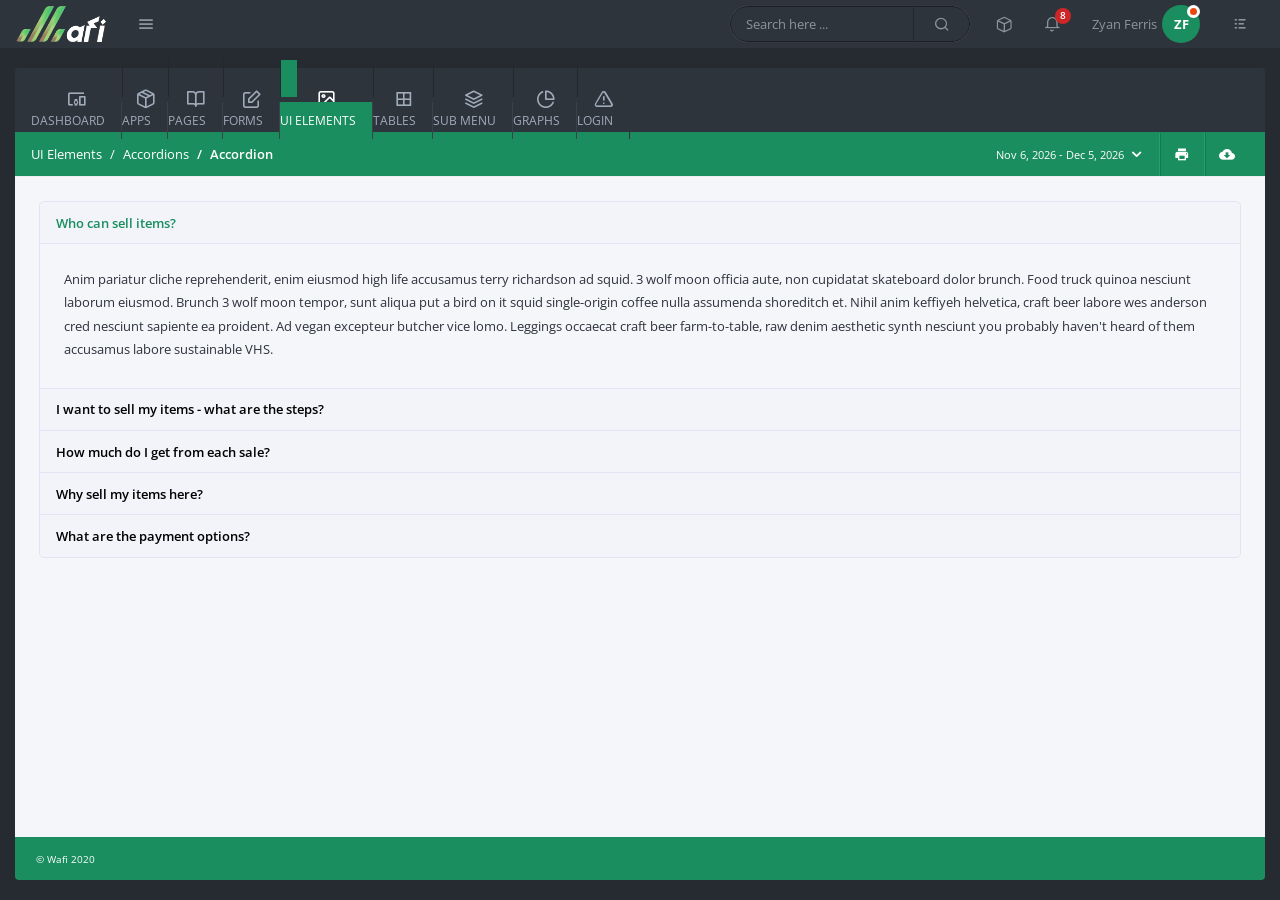
<file: accordion.html>
<!doctype html>
<html lang="en">
	<head>
		<!-- Required meta tags -->
		<meta charset="utf-8">
		<meta name="viewport" content="width=device-width, initial-scale=1, shrink-to-fit=no">

		<!-- Meta -->
		<meta name="description" content="Responsive Bootstrap4 Dashboard Template">
		<meta name="author" content="ParkerThemes">
		<link rel="shortcut icon" href="img/fav.png" />

		<!-- Title -->
		<title>Wafi Admin Template - Accordion</title>


		<!-- *************
			************ Common Css Files *************
		************ -->
		<!-- Bootstrap css -->
		<link rel="stylesheet" href="css/bootstrap.min.css">

		<!-- Icomoon Font Icons css -->
		<link rel="stylesheet" href="fonts/style.css">
		
		<!-- Main css -->
		<link rel="stylesheet" href="css/main.css">


		<!-- *************
			************ Vendor Css Files *************
		************ -->
		<!-- DateRange css -->
		<link rel="stylesheet" href="vendor/daterange/daterange.css" />		


	</head>
	<body>
		

		<!-- *************
			************ Header section start *************
		************* -->

		<!-- Header start -->
		<header class="header">
			<div class="logo-wrapper">
				<a href="index.html" class="logo">
					<img src="img/logo.png" alt="Wafi Admin Dashboard" />
				</a>
				<a href="#" class="quick-links-btn" data-toggle="tooltip" data-placement="right" title="" data-original-title="Quick Links">
					<i class="icon-menu1"></i>
				</a>
			</div>
			<div class="header-items">
				<!-- Custom search start -->
				<div class="custom-search">
					<input type="text" class="search-query" placeholder="Search here ...">
					<i class="icon-search1"></i>
				</div>
				<!-- Custom search end -->

				<!-- Header actions start -->
				<ul class="header-actions">
					<li class="dropdown">
						<a href="#" id="notifications" data-toggle="dropdown" aria-haspopup="true">
							<i class="icon-box"></i>
						</a>
						<div class="dropdown-menu dropdown-menu-right lrg" aria-labelledby="notifications">
							<div class="dropdown-menu-header">
								Tasks (05)
							</div>	
							<ul class="header-tasks">
								<li>
									<p>#48 - Dashboard UI<span>90%</span></p>
									<div class="progress">
										<div class="progress-bar bg-primary" role="progressbar" aria-valuenow="90" aria-valuemin="0" aria-valuemax="100" style="width: 90%">
											<span class="sr-only">90% Complete (success)</span>
										</div>
									</div>
								</li>
								<li>
									<p>#95 - Alignment Fix<span>60%</span></p>
									<div class="progress">
										<div class="progress-bar bg-primary" role="progressbar" aria-valuenow="60" aria-valuemin="0" aria-valuemax="100" style="width: 60%">
											<span class="sr-only">60% Complete (success)</span>
										</div>
									</div>
								</li>
								<li>
									<p>#7 - Broken Button<span>40%</span></p>
									<div class="progress">
										<div class="progress-bar bg-secondary" role="progressbar" aria-valuenow="40" aria-valuemin="0" aria-valuemax="100" style="width: 40%">
											<span class="sr-only">40% Complete (success)</span>
										</div>
									</div>
								</li>
							</ul>
						</div>
					</li>
					<li class="dropdown">
						<a href="#" id="notifications" data-toggle="dropdown" aria-haspopup="true">
							<i class="icon-bell"></i>
							<span class="count-label">8</span>
						</a>
						<div class="dropdown-menu dropdown-menu-right lrg" aria-labelledby="notifications">
							<div class="dropdown-menu-header">
								Notifications (40)
							</div>
							<ul class="header-notifications">
								<li>
									<a href="#">
										<div class="user-img away">
											<img src="img/user21.png" alt="User" />
										</div>
										<div class="details">
											<div class="user-title">Abbott</div>
											<div class="noti-details">Membership has been ended.</div>
											<div class="noti-date">Oct 20, 07:30 pm</div>
										</div>
									</a>
								</li>
								<li>
									<a href="#">
										<div class="user-img busy">
											<img src="img/user10.png" alt="User" />
										</div>
										<div class="details">
											<div class="user-title">Braxten</div>
											<div class="noti-details">Approved new design.</div>
											<div class="noti-date">Oct 10, 12:00 am</div>
										</div>
									</a>
								</li>
								<li>
									<a href="#">
										<div class="user-img online">
											<img src="img/user6.png" alt="User" />
										</div>
										<div class="details">
											<div class="user-title">Larkyn</div>
											<div class="noti-details">Check out every table in detail.</div>
											<div class="noti-date">Oct 15, 04:00 pm</div>
										</div>
									</a>
								</li>
							</ul>
						</div>
					</li>
					<li class="dropdown">
						<a href="#" id="userSettings" class="user-settings" data-toggle="dropdown" aria-haspopup="true">
							<span class="user-name">Zyan Ferris</span>
							<span class="avatar">ZF<span class="status busy"></span></span>
						</a>
						<div class="dropdown-menu dropdown-menu-right" aria-labelledby="userSettings">
							<div class="header-profile-actions">
								<div class="header-user-profile">
									<div class="header-user">
										<img src="img/user.png" alt="Admin Template" />
									</div>
									<h5>Zyan Ferris</h5>
									<p>Admin</p>
								</div>
								<a href="user-profile.html"><i class="icon-user1"></i> My Profile</a>
								<a href="account-settings.html"><i class="icon-settings1"></i> Account Settings</a>
								<a href="login.html"><i class="icon-log-out1"></i> Sign Out</a>
							</div>
						</div>
					</li>
					<li>
						<a href="#" class="quick-settings-btn" data-toggle="tooltip" data-placement="left" title="" data-original-title="Quick Settings">
							<i class="icon-list"></i>
						</a>
					</li>
				</ul>						
				<!-- Header actions end -->
			</div>
		</header>
		<!-- Header end -->

		<!-- Screen overlay start -->
		<div class="screen-overlay"></div>
		<!-- Screen overlay end -->

		<!-- Quicklinks box start -->
		<div class="quick-links-box">
			<div class="quick-links-header">
				Quick Links
				<a href="#" class="quick-links-box-close">
					<i class="icon-circle-with-cross"></i>
				</a>
			</div>

			<div class="quick-links-wrapper">
				<div class="fullHeight">
					<div class="quick-links-body">
						<div class="container-fluid p-0">
							<div class="row less-gutters">
								<div class="col-xl-6 col-lg-6 col-md-6 col-sm-6 col-12">
									<a href="documents.html" class="quick-tile blue">
										<i class="icon-file-text"></i>
										Documents
									</a>
								</div>
								<div class="col-xl-3 col-lg-3 col-md-3 col-sm-3 col-12">
									<a href="crm-dashboard.html" class="quick-tile secondary">
										<i class="icon-pie-chart1"></i>
										CRM
									</a>
								</div>
								<div class="col-xl-3 col-lg-3 col-md-3 col-sm-3 col-12">
									<a href="ecommerce-dashboard.html" class="quick-tile blue">
										<i class="icon-shopping-cart1"></i>
										Ecommerce
									</a>
								</div>
							</div>
							<div class="row less-gutters">
								<div class="col-xl-6 col-lg-6 col-md-6 col-sm-6 col-12">
									<a href="gallery2.html" class="quick-tile photos lg">
										Photos
									</a>
								</div>
								<div class="col-xl-3 col-lg-3 col-md-3 col-sm-3 col-12">
									<a href="tasks.html" class="quick-tile">
										<i class="icon-check-circle"></i>
										Tasks
									</a>
									<a href="calendar-external-draggable.html" class="quick-tile blue">
										<i class="icon-calendar1"></i>
										Events
									</a>
								</div>
								<div class="col-xl-3 col-lg-3 col-md-3 col-sm-3 col-12">
									<a href="chat.html" class="quick-tile blue">
										<i class="icon-message-circle"></i>
										Chat
									</a>
									<a href="default-layout.html" class="quick-tile">
										<i class="icon-grid"></i>
										Layout
									</a>
								</div>
							</div>
							<div class="row less-gutters">
								<div class="col-xl-3 col-lg-3 col-md-3 col-sm-3 col-12">
									<a href="custom-alerts.html" class="quick-tile secondary">
										<i class="icon-alert-triangle"></i>
										Alerts
									</a>
								</div>
								<div class="col-xl-3 col-lg-3 col-md-3 col-sm-3 col-12">
									<a href="google-maps.html" class="quick-tile blue">
										<i class="icon-map-pin"></i>
										Maps
									</a>
								</div>
								<div class="col-xl-3 col-lg-3 col-md-3 col-sm-3 col-12">
									<a href="https://www.gmail.com" target="_blank" class="quick-tile white">
										<i class="icon-drafts"></i>
										Gmail
									</a>
								</div>
								<div class="col-xl-3 col-lg-3 col-md-3 col-sm-3 col-12">
									<a href="https://www.youtube.com" target="_blank" class="quick-tile secondary">
										<i class="icon-youtube"></i>
										Youtube
									</a>
								</div>
							</div>
							<div class="row less-gutters">
								<div class="col-xl-3 col-lg-3 col-md-3 col-sm-3 col-12">
									<a href="user-profile.html" class="quick-tile">
										<i class="icon-account_circle"></i>
										Profile
									</a>
								</div>
								<div class="col-xl-3 col-lg-3 col-md-3 col-sm-3 col-12">
									<a href="contacts.html" class="quick-tile">
										<i class="icon-phone"></i>
										Contacts
									</a>
								</div>
								<div class="col-xl-3 col-lg-3 col-md-3 col-sm-3 col-12">
									<a href="account-settings.html" class="quick-tile">
										<i class="icon-settings1"></i>
										Settings
									</a>
								</div>
								<div class="col-xl-3 col-lg-3 col-md-3 col-sm-3 col-12">
									<a href="login.html" class="quick-tile">
										<i class="icon-lock2"></i>
										Logout
									</a>
								</div>
							</div>
						</div>
					</div>
				</div>
			</div>
		</div>
		<!-- Quicklinks box end -->

		<!-- Quick settings start -->
		<div class="quick-settings-box">
			<div class="quick-settings-header">
				<div class="date-container">Today <span class="date" id="today-date"></span></div>
				<a href="#" class="quick-settings-box-close">
					<i class="icon-circle-with-cross"></i>
				</a>
			</div>
			<div class="quick-settings-body">
				<div class="fullHeight">
					<div class="quick-setting-list">
						<h6 class="title">Events</h6>
						<ul class="list-items">
							<li>
								<div class="list-title">Product Launch</div>
								<div class="list-location">10:00 AM</div>
							</li>
							<li>
								<div class="list-title">Team Meeting</div>
								<div class="list-location">01:30 PM</div>
							</li>
							<li>
								<div class="list-title">Q&A Session</div>
								<div class="list-location">02:30 PM</div>
							</li>
						</ul>
					</div>
					<div class="quick-setting-list">
						<h6 class="title">Notes</h6>
						<ul class="list-items">
							<li>
								<div class="list-title">Refreshing the list</div>
								<div class="list-location">03:15 PM</div>
							</li>
							<li>
								<div class="list-title">Not able to click on button</div>
								<div class="list-location">03:18 PM</div>
							</li>
						</ul>
					</div>
					<div class="quick-setting-list">
						<h6 class="title">Quick Settings</h6>
						<ul class="set-priority-list">
							<li>
								<div class="custom-control custom-switch">
									<input type="checkbox" class="custom-control-input" checked id="systemUpdates">
									<label class="custom-control-label" for="systemUpdates">System Updates</label>
								</div>
							</li>
							<li>
								<div class="custom-control custom-switch">
									<input type="checkbox" class="custom-control-input" id="noti">
									<label class="custom-control-label" for="noti">Notifications</label>
								</div>
							</li>
						</ul>
					</div>
				</div>
			</div>
		</div>
		<!-- Quick settings end -->

		<!-- *************
			************ Header section end *************
		************* -->


		<div class="container-fluid">


			<!-- Navigation start -->
			<nav class="navbar navbar-expand-lg custom-navbar">
				<button class="navbar-toggler" type="button" data-toggle="collapse" data-target="#WafiAdminNavbar" aria-controls="WafiAdminNavbar" aria-expanded="false" aria-label="Toggle navigation">
					<span class="navbar-toggler-icon">
						<i></i>
						<i></i>
						<i></i>
					</span>
				</button>
				<div class="collapse navbar-collapse" id="WafiAdminNavbar">
					<ul class="navbar-nav">
						<li class="nav-item dropdown">
							<a class="nav-link dropdown-toggle" href="#" id="dashboardsDropdown" role="button" data-toggle="dropdown" aria-haspopup="true" aria-expanded="false">
								<i class="icon-devices_other nav-icon"></i>
								Dashboard
							</a>
							<ul class="dropdown-menu" aria-labelledby="dashboardsDropdown">
								<li>
									<a class="dropdown-item" href="index.html">Admin Dashboard</a>
								</li>
								<li>
									<a class="dropdown-item" href="project-dashboard.html">Project Management</a>
								</li>
								<li>
									<a class="dropdown-item" href="sales-dashboard.html">Sales Dashboard</a>
								</li>
								<li>
									<a class="dropdown-item" href="crm-dashboard.html">CRM Dashboard</a>
								</li>
								<li>
									<a class="dropdown-item" href="ecommerce-dashboard.html">Ecommerce Dashboard</a>
								</li>
								<li>
									<a class="dropdown-item" href="quick-dashboard.html">Quick Dashboard</a>
								</li>
								<li>
									<a class="dropdown-item" href="smart-dashboard.html">Smart Dashboard</a>
								</li>
								<li>
									<a class="dropdown-item" href="helpdesk-dashboard.html">Help Desk Dashboard</a>
								</li>
								<li>
									<a class="dropdown-toggle sub-nav-link" href="#" id="layoutsDropdown" role="button" data-toggle="dropdown" aria-haspopup="true" aria-expanded="false">
										Layouts
									</a>
									<ul class="dropdown-menu dropdown-menu-right" aria-labelledby="layoutsDropdown">
										<li>
											<a class="dropdown-item" href="default-layout.html">Default Layout</a>
										</li>
										<li>
											<a class="dropdown-item" href="default-layout-light.html">Light Color Layout</a>
										</li>
										<li>
											<a class="dropdown-item" href="fixed-layout.html">Fixed Layout</a>
										</li>
										<li>
											<a class="dropdown-item" href="boxed-layout.html">Boxed Layout</a>
										</li>
										<li>
											<a class="dropdown-item" href="card-options.html">Card Options</a>
										</li>
										<li>
											<a class="dropdown-item" href="drag-drop-cards.html">Drag and Drop Cards</a>
										</li>
									</ul>
								</li>
							</ul>
						</li>
						<li class="nav-item dropdown">
							<a class="nav-link dropdown-toggle" href="#" id="appsDropdown" role="button" data-toggle="dropdown" aria-haspopup="true" aria-expanded="false">
								<i class="icon-package nav-icon"></i>
								Apps
							</a>
							<ul class="dropdown-menu" aria-labelledby="appsDropdown">
								<li>
									<a class="dropdown-item" href="chat.html">Chat App</a>
								</li>
								<li>
									<a class="dropdown-item" href="tasks.html">Tasks App</a>
								</li>
								<li>
									<a class="dropdown-item" href="documents.html">Documents</a>
								</li>
								<li>
									<a class="dropdown-toggle sub-nav-link" href="#" id="calendarsDropdown" role="button" data-toggle="dropdown" aria-haspopup="true" aria-expanded="false">
										Calendars
									</a>
									<ul class="dropdown-menu dropdown-menu-right" aria-labelledby="calendarsDropdown">
										<li>
											<a class="dropdown-item" href="calendar.html">Daygrid View</a>
										</li>
										<li>
											<a class="dropdown-item" href="calendar-external-draggable.html">External Draggable</a>
										</li>
										<li>
											<a class="dropdown-item" href="calendar-google.html">Google Calendar</a>
										</li>
										<li>
											<a class="dropdown-item" href="calendar-list-view.html">List View</a>
										</li>
										<li>
											<a class="dropdown-item" href="calendar-selectable.html">Selectable</a>
										</li>
										<li>
											<a class="dropdown-item" href="calendar-week-numbers.html">Week Numbers</a>
										</li>
									</ul>
								</li>
								<li>
									<a class="dropdown-item" href="invoice.html">Invoice</a>
								</li>
								<li>
									<a class="dropdown-item" href="contacts.html">Contacts</a>
								</li>
								<li>
									<a class="dropdown-item" href="datepickers.html">Datepickers</a>
								</li>
								<li>
									<a class="dropdown-item" href="comments.html">Comments</a>
								</li>
								<li>
									<a class="dropdown-item" href="timeline.html">Timeline</a>
								</li>
							</ul>
						</li>
						<li class="nav-item dropdown">
							<a class="nav-link dropdown-toggle" href="#" id="pagesDropdown" role="button" data-toggle="dropdown" aria-haspopup="true" aria-expanded="false">
								<i class="icon-book-open nav-icon"></i>
								Pages
							</a>
							<ul class="dropdown-menu" aria-labelledby="pagesDropdown">
								<li>
									<a class="dropdown-item" href="user-profile.html">User Profile</a>
								</li>
								<li>
									<a class="dropdown-item" href="cards.html">Cards</a>
								</li>
								<li>
									<a class="dropdown-item" href="pricing.html">Pricing Plans</a>
								</li>
								<li>
									<a class="dropdown-item" href="faq.html">Faq</a>
								</li>
								<li>
									<a class="dropdown-item" href="search-results.html">Search Results</a>
								</li>
								<li>
									<a class="dropdown-item" href="blog.html">Blog</a>
								</li>
								<li>
									<a class="dropdown-item" href="account-settings.html">Account Settings</a>
								</li>
								<li>
									<a class="dropdown-toggle sub-nav-link" href="#" id="customGallery" role="button" data-toggle="dropdown" aria-haspopup="true" aria-expanded="false">
										Gallery
									</a>
									<ul class="dropdown-menu dropdown-menu-right" aria-labelledby="customGallery">
										<li>
											<a class="dropdown-item" href="gallery.html">Gallery Slider</a>
										</li>
										<li>
											<a class="dropdown-item" href="gallery2.html">Gallery Thumbnail</a>
										</li>
										<li>
											<a class="dropdown-item" href="gallery3.html">Gallery Hover</a>
										</li>
									</ul>
								</li>
								<li>
									<a class="dropdown-item" href="icons.html">Icons</a>
								</li>
								<li>
									<a class="dropdown-item" href="typography.html">Typography</a>
								</li>
							</ul>
						</li>
						<li class="nav-item dropdown">
							<a class="nav-link dropdown-toggle" href="#" id="formsDropdown" role="button" data-toggle="dropdown" aria-haspopup="true" aria-expanded="false">
								<i class="icon-edit1 nav-icon"></i>
								Forms
							</a>
							<ul class="dropdown-menu" aria-labelledby="formsDropdown">
								<li>
									<a class="dropdown-item" href="wizard.html">Wizards</a>
								</li>
								<li>
									<a class="dropdown-item" href="bs-select.html">BS Select</a>
								</li>
								<li>
									<a class="dropdown-item" href="input-tags.html">Input Tags</a>
								</li>
								<li>
									<a class="dropdown-item" href="input-masks.html">Input Mask</a>
								</li>
								<li>
									<a class="dropdown-toggle sub-nav-link" href="#" id="customDropdown" role="button" data-toggle="dropdown" aria-haspopup="true" aria-expanded="false">
										Custom Forms
									</a>
									<ul class="dropdown-menu dropdown-menu-right" aria-labelledby="customDropdown">
										<li>
											<a class="dropdown-item" href="contact.html">Contact Form</a>
										</li>
										<li>
											<a class="dropdown-item" href="contact2.html">Contact Form #2</a>
										</li>
										<li>
											<a class="dropdown-item" href="contact3.html">Contact Form #3</a>
										</li>
										<li>
											<a class="dropdown-item" href="contact4.html">Contact Form #4</a>
										</li>
									</ul>
								</li>
								<li>
									<a class="dropdown-item" href="form-inputs.html">Form Inputs</a>
								</li>
								<li>
									<a class="dropdown-item" href="input-groups.html">Input Groups</a>
								</li>
								<li>
									<a class="dropdown-item" href="check-radio.html">Check Boxes</a>
								</li>
								<li>
									<a class="dropdown-item" href="range-sliders.html">Range Sliders</a>
								</li>
								<li>
									<a class="dropdown-item" href="editor.html">Editor</a>
								</li>
							</ul>
						</li>
						<li class="nav-item dropdown">
							<a class="nav-link active-page dropdown-toggle" href="#" id="uiElementsDropdown" role="button" data-toggle="dropdown" aria-haspopup="true" aria-expanded="false">
								<i class="icon-image nav-icon"></i>
								UI Elements
							</a>
							<ul class="dropdown-menu" aria-labelledby="uiElementsDropdown">
								<li>
									<a class="dropdown-toggle sub-nav-link" href="#" id="buttonsDropdown" role="button" data-toggle="dropdown" aria-haspopup="true" aria-expanded="false">
										Buttons
									</a>
									<ul class="dropdown-menu dropdown-menu-right" aria-labelledby="buttonsDropdown">
										<li>
											<a class="dropdown-item" href="buttons.html">Buttons</a>
										</li>
										<li>
											<a class="dropdown-item" href="button-groups.html">Button Groups</a>
										</li>
										<li>
											<a class="dropdown-item" href="dropdowns.html">Dropdowns</a>
										</li>
									</ul>
								</li>
								<li>
									<a class="dropdown-toggle sub-nav-link" href="#" id="navsDropdown" role="button" data-toggle="dropdown" aria-haspopup="true" aria-expanded="false">
										Navbars
									</a>
									<ul class="dropdown-menu dropdown-menu-right" aria-labelledby="navsDropdown">
										<li>
											<a class="dropdown-item" href="nav.html">Nav</a>
										</li>
										<li>
											<a class="dropdown-item" href="tabs.html">Tabs</a>
										</li>
									</ul>
								</li>
								<li>
									<a class="dropdown-toggle sub-nav-link" href="#" id="componentsDropdown" role="button" data-toggle="dropdown" aria-haspopup="true" aria-expanded="false">
										Components
									</a>
									<ul class="dropdown-menu dropdown-menu-right" aria-labelledby="componentsDropdown">
										<li>
											<a class="dropdown-item" href="jumbotron.html">Jumbotron</a>
										</li>
										<li>
											<a class="dropdown-item" href="labels-badges.html">Labels &amp; Badges</a>
										</li>
										<li>
											<a class="dropdown-item" href="list-items.html">List Items</a>
										</li>
										<li>
											<a class="dropdown-item" href="pagination.html">Paginations</a>
										</li>
										<li>
											<a class="dropdown-item" href="progress.html">Progress Bars</a>
										</li>
										<li>
											<a class="dropdown-item" href="pills.html">Pills</a>
										</li>
										<li>
											<a class="dropdown-item" href="spinners.html">Spinners</a>
										</li>
									</ul>
								</li>
								<li>
									<a class="dropdown-toggle sub-nav-link" href="#" id="gridDropdown" role="button" data-toggle="dropdown" aria-haspopup="true" aria-expanded="false">
										Grid
									</a>
									<ul class="dropdown-menu dropdown-menu-right" aria-labelledby="gridDropdown">
										<li>
											<a class="dropdown-item" href="grid.html">Grid</a>
										</li>
										<li>
											<a class="dropdown-item" href="grid-doc.html">Grid Doc</a>
										</li>
									</ul>
								</li>
								<li>
									<a class="dropdown-toggle sub-nav-link" href="#" id="imagesDropdown" role="button" data-toggle="dropdown" aria-haspopup="true" aria-expanded="false">
										Images
									</a>
									<ul class="dropdown-menu dropdown-menu-right" aria-labelledby="imagesDropdown">
										<li>
											<a class="dropdown-item" href="avatars.html">Avatars</a>
										</li>
										<li>
											<a class="dropdown-item" href="media-objects.html">Media Objects</a>
										</li>
										<li>
											<a class="dropdown-item" href="images.html">Thumbnails</a>
										</li>
										<li>
											<a class="dropdown-item" href="text-avatars.html">Text Avatars</a>
										</li>
									</ul>
								</li>
								<li>
									<a class="dropdown-toggle sub-nav-link active-page" href="#" id="accordionsDropdown" role="button" data-toggle="dropdown" aria-haspopup="true" aria-expanded="false">
										Accordions
									</a>
									<ul class="dropdown-menu dropdown-menu-right" aria-labelledby="accordionsDropdown">
										<li>
											<a class="dropdown-item active-page" href="accordion.html">Accordion</a>
										</li>
										<li>
											<a class="dropdown-item" href="accordion-icons.html">Accordion Icons</a>
										</li>
										<li>
											<a class="dropdown-item" href="accordion-arrows.html">Accordion Arrows</a>
										</li>
										<li>
											<a class="dropdown-item" href="accordion-lg.html">Accordion Large</a>
										</li>
									</ul>
								</li>
								<li>
									<a class="dropdown-toggle sub-nav-link" href="#" id="alertDropdown" role="button" data-toggle="dropdown" aria-haspopup="true" aria-expanded="false">
										Notifications
									</a>
									<ul class="dropdown-menu dropdown-menu-right" aria-labelledby="alertDropdown">
										<li>
											<a class="dropdown-item" href="bootstrap-alerts.html">Default Alerts</a>
										</li>
										<li>
											<a class="dropdown-item" href="custom-alerts.html">Custom Alerts</a>
										</li>
										<li>
											<a class="dropdown-item" href="toasts.html">Toasts</a>
										</li>
									</ul>
								</li>
								<li>
									<a class="dropdown-item" href="carousel.html">Carousels</a>
								</li>
								<li>
									<a class="dropdown-item" href="modals.html">Modals</a>
								</li>
								<li>
									<a class="dropdown-item" href="popovers-tooltips.html">Tooltips</a>
								</li>
							</ul>
						</li>
						<li class="nav-item dropdown">
							<a class="nav-link dropdown-toggle" href="#" id="tablesDropdown" role="button" data-toggle="dropdown" aria-haspopup="true" aria-expanded="false">
								<i class="icon-border_all nav-icon"></i>
								Tables
							</a>
							<ul class="dropdown-menu" aria-labelledby="tablesDropdown">
								<li>
									<a class="dropdown-item" href="custom-tables.html">Custom Tables</a>
								</li>
								<li>
									<a class="dropdown-item" href="default-table.html">Default Table</a>
								</li>
								<li>
									<a class="dropdown-item" href="table-bordered.html">Table Bordered</a>
								</li>
								<li>
									<a class="dropdown-item" href="table-hover.html">Table Hover</a>
								</li>
								<li>
									<a class="dropdown-item" href="table-striped.html">Table Striped</a>
								</li>
								<li>
									<a class="dropdown-item" href="table-small.html">Table Small</a>
								</li>
								<li>
									<a class="dropdown-item" href="table-colors.html">Table Colors</a>
								</li>
								<li>
									<a class="dropdown-item" href="data-tables.html">Data Tables</a>
								</li>
							</ul>
						</li>
						<li class="nav-item dropdown">
							<a class="nav-link dropdown-toggle" href="#" id="layoutsDropdown" role="button" data-toggle="dropdown" aria-haspopup="true" aria-expanded="false">
								<i class="icon-layers2 nav-icon"></i>
								Sub menu
							</a>
							<ul class="dropdown-menu dropdown-menu-right" aria-labelledby="layoutsDropdown">
								<li>
									<a class="dropdown-toggle sub-nav-link" href="#" id="submenuDropdown" role="button" data-toggle="dropdown" aria-haspopup="true" aria-expanded="false">
										Opens Right
									</a>
									<ul class="dropdown-menu dropdown-menu-right" aria-labelledby="submenuDropdown">
										<li>
											<a class="dropdown-item" href="chat.html">Submenu 1</a>
										</li>
										<li>
											<a class="dropdown-item" href="icons.html">Submenu 2</a>
										</li>
									</ul>
								</li>
								<li class="open-left">
									<a class="dropdown-toggle sub-nav-link" href="#" id="submenuLeftDropdown" role="button" data-toggle="dropdown" aria-haspopup="true" aria-expanded="false">
										Opens Left
									</a>
									<ul class="dropdown-menu" aria-labelledby="submenuLeftDropdown">
										<li>
											<a class="dropdown-item" href="chat.html">Submenu 1</a>
										</li>
										<li>
											<a class="dropdown-item" href="icons.html">Submenu 2</a>
										</li>
									</ul>
								</li>
							</ul>
						</li>
						<li class="nav-item dropdown">
							<a class="nav-link dropdown-toggle" href="#" id="graphsDropdown" role="button" data-toggle="dropdown" aria-haspopup="true" aria-expanded="false">
								<i class="icon-pie-chart1 nav-icon"></i>
								Graphs
							</a>
							<ul class="dropdown-menu dropdown-menu-right" aria-labelledby="graphsDropdown">
								<li class="open-left">
									<a class="dropdown-toggle sub-nav-link" href="#" id="apexDropdown" role="button" data-toggle="dropdown" aria-haspopup="true" aria-expanded="false">
										Apex Graphs
									</a>
									<ul class="dropdown-menu" aria-labelledby="apexDropdown">
										<li>
											<a class="dropdown-item" href="area-graphs.html">Area Charts</a>
										</li>
										<li>
											<a class="dropdown-item" href="bubble.html">Bubble Graphs</a>
										</li>
										<li>
											<a class="dropdown-item" href="bar-graphs.html">Bar Charts</a>
										</li>
										<li>
											<a class="dropdown-item" href="candlestick.html">Candlestick</a>
										</li>
										<li>
											<a class="dropdown-item" href="column-graphs.html">Column Charts</a>
										</li>
										<li>
											<a class="dropdown-item" href="donut-graphs.html">Donut Charts</a>
										</li>
										<li>
											<a class="dropdown-item" href="line-graphs.html">Line Charts</a>
										</li>
										<li>
											<a class="dropdown-item" href="mixed-graphs.html">Mixed Charts</a>
										</li>
										<li>
											<a class="dropdown-item" href="pie-graphs.html">Pie Charts</a>
										</li>
										<li>
											<a class="dropdown-item" href="radial-chart.html">Radial Graph</a>
										</li>
									</ul>
								</li>
								<li>
									<a class="dropdown-item" href="morris.html">Morris Graphs</a>
								</li>
								<li>
									<a class="dropdown-item" href="flot-graphs.html">Flot Graphs</a>
								</li>
								<li>
									<a class="dropdown-item" href="c3-graphs.html">C3 Graphs</a>
								</li>
								<li class="open-left">
									<a class="dropdown-toggle sub-nav-link" href="#" id="mapsDropdown" role="button" data-toggle="dropdown" aria-haspopup="true" aria-expanded="false">
										Vector Maps
									</a>
									<ul class="dropdown-menu" aria-labelledby="mapsDropdown">
										<li>
											<a class="dropdown-item" href="vector-maps.html">Vector Maps</a>
										</li>
										<li>
											<a class="dropdown-item" href="google-maps.html">Google Maps</a>
										</li>
									</ul>
								</li>
							</ul>
						</li>
						<li class="nav-item dropdown">
							<a class="nav-link dropdown-toggle" href="#" id="loginDropdown" role="button" data-toggle="dropdown" aria-haspopup="true" aria-expanded="false">
								<i class="icon-alert-triangle nav-icon"></i>
								Login
							</a>
							<ul class="dropdown-menu dropdown-menu-right" aria-labelledby="loginDropdown">
								<li>
									<a class="dropdown-item" href="login.html">Login</a>
								</li>
								<li>
									<a class="dropdown-item" href="signup.html">Signup</a>
								</li>
								<li>
									<a class="dropdown-item" href="forgot-pwd.html">Forgot Password</a>
								</li>
								<li class="open-left">
									<a class="dropdown-toggle sub-nav-link" href="#" id="subscribeDropdown" role="button" data-toggle="dropdown" aria-haspopup="true" aria-expanded="false">
										Subscribe
									</a>
									<ul class="dropdown-menu" aria-labelledby="subscribeDropdown">
										<li>
											<a class="dropdown-item" href="subscribe.html">Subscribe</a>
										</li>
										<li>
											<a class="dropdown-item" href="subscribe2.html">Subscribe 2</a>
										</li>
									</ul>
								</li>
								<li class="open-left">
									<a class="dropdown-toggle sub-nav-link" href="#" id="errorDropdown" role="button" data-toggle="dropdown" aria-haspopup="true" aria-expanded="false">
										Error Pages
									</a>
									<ul class="dropdown-menu" aria-labelledby="errorDropdown">
										<li>
											<a class="dropdown-item" href="error.html">404</a>
										</li>
										<li>
											<a class="dropdown-item" href="error2.html">505</a>
										</li>
									</ul>
								</li>
							</ul>
						</li>
					</ul>
				</div>
			</nav>
			<!-- Navigation end -->


			<!-- *************
				************ Main container start *************
			************* -->
			<div class="main-container">


				<!-- Page header start -->
				<div class="page-header">
					<ol class="breadcrumb">
						<li class="breadcrumb-item">UI Elements</li>
						<li class="breadcrumb-item">Accordions</li>
						<li class="breadcrumb-item active">Accordion</li>
					</ol>

					<ul class="app-actions">
						<li>
							<a href="#" id="reportrange">
								<span class="range-text"></span>
								<i class="icon-chevron-down"></i>	
							</a>
						</li>
						<li>
							<a href="#" data-toggle="tooltip" data-placement="top" title="" data-original-title="Print">
								<i class="icon-print"></i>
							</a>
						</li>
						<li>
							<a href="#" data-toggle="tooltip" data-placement="top" title="" data-original-title="Download CSV">
								<i class="icon-cloud_download"></i>
							</a>
						</li>
					</ul>
				</div>
				<!-- Page header end -->


				<!-- Content wrapper start -->
				<div class="content-wrapper">


					<!-- Row start -->
					<div class="row gutters">
						<div class="col-xl-12 col-lg-12 col-md-12 col-sm-12 col-12">
							<div class="accordion" id="defaultAccordion">
								<div class="accordion-container">
									<div class="accordion-header" id="defaultAccordionOne">
										<a href="" class="" data-toggle="collapse" data-target="#defaultAccordionCollapseOne" aria-expanded="true" aria-controls="defaultAccordionCollapseOne">
											Who can sell items?
										</a>
									</div>
									<div id="defaultAccordionCollapseOne" class="collapse show" aria-labelledby="defaultAccordionOne" data-parent="#defaultAccordion">
										<div class="accordion-body">
											<p>Anim pariatur cliche reprehenderit, enim eiusmod high life accusamus terry richardson ad squid. 3 wolf moon officia aute, non cupidatat skateboard dolor brunch. Food truck quinoa nesciunt laborum eiusmod. Brunch 3 wolf moon tempor, sunt aliqua put a bird on it squid single-origin coffee nulla assumenda shoreditch et. Nihil anim keffiyeh helvetica, craft beer labore wes anderson cred nesciunt sapiente ea proident. Ad vegan excepteur butcher vice lomo. Leggings occaecat craft beer farm-to-table, raw denim aesthetic synth nesciunt you probably haven't heard of them accusamus labore sustainable VHS.</p>
										</div>
									</div>
								</div>
								<div class="accordion-container">
									<div class="accordion-header" id="defaultAccordionTwo">
										<a href="" class="collapsed" data-toggle="collapse" data-target="#defaultAccordionCollapseTwo" aria-expanded="false" aria-controls="defaultAccordionCollapseTwo">
											I want to sell my items - what are the steps?
										</a>
									</div>
									<div id="defaultAccordionCollapseTwo" class="collapse" aria-labelledby="defaultAccordionTwo" data-parent="#defaultAccordion">
										<div class="accordion-body">
											<P>Anim pariatur cliche reprehenderit, enim eiusmod high life accusamus terry richardson ad squid. 3 wolf moon officia aute, non cupidatat skateboard dolor brunch. Food truck quinoa nesciunt laborum eiusmod. Brunch 3 wolf moon tempor, sunt aliqua put a bird on it squid single-origin coffee nulla assumenda shoreditch et. Nihil anim keffiyeh helvetica, craft beer labore wes anderson cred nesciunt sapiente ea proident. Ad vegan excepteur butcher vice lomo. Leggings occaecat craft beer farm-to-table, raw denim aesthetic synth nesciunt you probably haven't heard of them accusamus labore sustainable VHS.</P>
										</div>
									</div>
								</div>
								<div class="accordion-container">
									<div class="accordion-header" id="defaultAccordionThree">
										<a  href="" class="collapsed" data-toggle="collapse" data-target="#defaultAccordionCollapseThree" aria-expanded="false" aria-controls="defaultAccordionCollapseThree">
											How much do I get from each sale?
										</a>
									</div>
									<div id="defaultAccordionCollapseThree" class="collapse" aria-labelledby="defaultAccordionThree" data-parent="#defaultAccordion">
										<div class="accordion-body">
											<p>Anim pariatur cliche reprehenderit, enim eiusmod high life accusamus terry richardson ad squid. 3 wolf moon officia aute, non cupidatat skateboard dolor brunch. Food truck quinoa nesciunt laborum eiusmod. Brunch 3 wolf moon tempor, sunt aliqua put a bird on it squid single-origin coffee nulla assumenda shoreditch et. Nihil anim keffiyeh helvetica, craft beer labore wes anderson cred nesciunt sapiente ea proident. Ad vegan excepteur butcher vice lomo. Leggings occaecat craft beer farm-to-table, raw denim aesthetic synth nesciunt you probably haven't heard of them accusamus labore sustainable VHS.</p>
										</div>
									</div>
								</div>
								<div class="accordion-container">
									<div class="accordion-header" id="defaultAccordionFour">
										<a  href="" class="collapsed" data-toggle="collapse" data-target="#defaultAccordionCollapseFour" aria-expanded="false" aria-controls="defaultAccordionCollapseFour">
											Why sell my items here?
										</a>
									</div>
									<div id="defaultAccordionCollapseFour" class="collapse" aria-labelledby="defaultAccordionFour" data-parent="#defaultAccordion">
										<div class="accordion-body">
											<p>Anim pariatur cliche reprehenderit, enim eiusmod high life accusamus terry richardson ad squid. 3 wolf moon officia aute, non cupidatat skateboard dolor brunch. Food truck quinoa nesciunt laborum eiusmod. Brunch 3 wolf moon tempor, sunt aliqua put a bird on it squid single-origin coffee nulla assumenda shoreditch et. Nihil anim keffiyeh helvetica, craft beer labore wes anderson cred nesciunt sapiente ea proident. Ad vegan excepteur butcher vice lomo. Leggings occaecat craft beer farm-to-table, raw denim aesthetic synth nesciunt you probably haven't heard of them accusamus labore sustainable VHS.</p>
										</div>
									</div>
								</div>
								<div class="accordion-container">
									<div class="accordion-header" id="defaultAccordionFive">
										<a  href="" class="collapsed" data-toggle="collapse" data-target="#defaultAccordionCollapseFive" aria-expanded="false" aria-controls="defaultAccordionCollapseFive">
											What are the payment options?
										</a>
									</div>
									<div id="defaultAccordionCollapseFive" class="collapse" aria-labelledby="defaultAccordionFive" data-parent="#defaultAccordion">
										<div class="accordion-body">
											<p>Anim pariatur cliche reprehenderit, enim eiusmod high life accusamus terry richardson ad squid. 3 wolf moon officia aute, non cupidatat skateboard dolor brunch. Food truck quinoa nesciunt laborum eiusmod. Brunch 3 wolf moon tempor, sunt aliqua put a bird on it squid single-origin coffee nulla assumenda shoreditch et. Nihil anim keffiyeh helvetica, craft beer labore wes anderson cred nesciunt sapiente ea proident. Ad vegan excepteur butcher vice lomo. Leggings occaecat craft beer farm-to-table, raw denim aesthetic synth nesciunt you probably haven't heard of them accusamus labore sustainable VHS.</p>
										</div>
									</div>
								</div>
							</div>
						</div>
					</div>
					<!-- Row end -->


				</div>
				<!-- Content wrapper end -->


			</div>
			<!-- *************
				************ Main container end *************
			************* -->

			<!-- Footer start -->
			<footer class="main-footer">© Wafi 2020</footer>
			<!-- Footer end -->

		</div>

		<!--**************************
			**************************
				**************************
							Required JavaScript Files
				**************************
			**************************
				**************************-->
		<!-- Required jQuery first, then Bootstrap Bundle JS -->
		<script src="js/jquery.min.js"></script>
		<script src="js/bootstrap.bundle.min.js"></script>
		<script src="js/moment.js"></script>


		<!-- *************
			************ Vendor Js Files *************
		************* -->
		<!-- Slimscroll JS -->
		<script src="vendor/slimscroll/slimscroll.min.js"></script>
		<script src="vendor/slimscroll/custom-scrollbar.js"></script>

		<!-- Daterange -->
		<script src="vendor/daterange/daterange.js"></script>
		<script src="vendor/daterange/custom-daterange.js"></script>

		<!-- Main Js Required -->
		<script src="js/main.js"></script>

	</body>
</html>
</file>
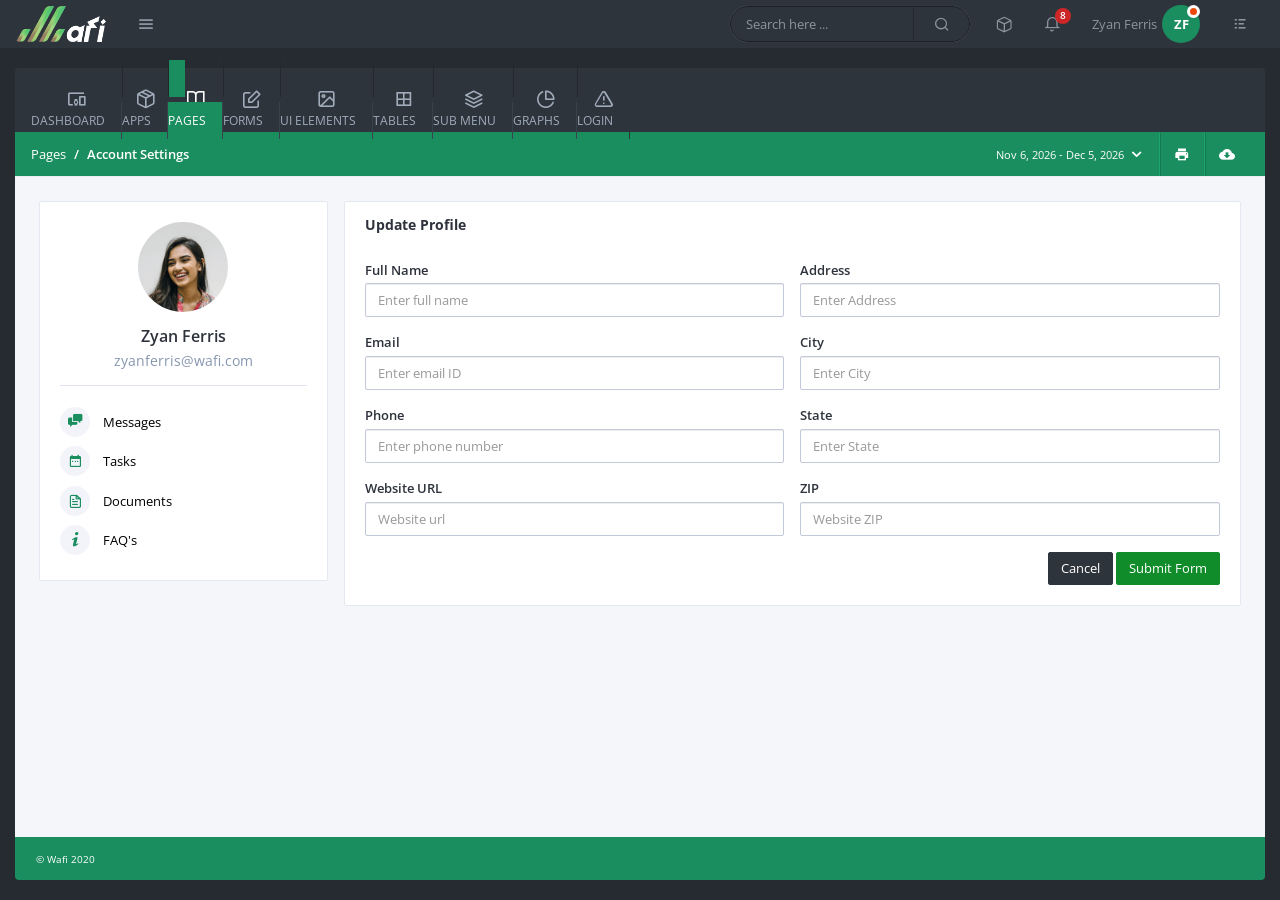
<file: account-settings.html>
<!doctype html>
<html lang="en">
	<head>
		<!-- Required meta tags -->
		<meta charset="utf-8">
		<meta name="viewport" content="width=device-width, initial-scale=1, shrink-to-fit=no">

		<!-- Meta -->
		<meta name="description" content="Responsive Bootstrap4 Dashboard Template">
		<meta name="author" content="ParkerThemes">
		<link rel="shortcut icon" href="img/fav.png" />

		<!-- Title -->
		<title>Wafi Admin Template - Account Settings</title>


		<!-- *************
			************ Common Css Files *************
		************ -->
		<!-- Bootstrap css -->
		<link rel="stylesheet" href="css/bootstrap.min.css">

		<!-- Icomoon Font Icons css -->
		<link rel="stylesheet" href="fonts/style.css">
		
		<!-- Main css -->
		<link rel="stylesheet" href="css/main.css">


		<!-- *************
			************ Vendor Css Files *************
		************ -->
		<!-- DateRange css -->
		<link rel="stylesheet" href="vendor/daterange/daterange.css" />


	</head>
	<body>

		<!-- *************
			************ Header section start *************
		************* -->

		<!-- Header start -->
		<header class="header">
			<div class="logo-wrapper">
				<a href="index.html" class="logo">
					<img src="img/logo.png" alt="Wafi Admin Dashboard" />
				</a>
				<a href="#" class="quick-links-btn" data-toggle="tooltip" data-placement="right" title="" data-original-title="Quick Links">
					<i class="icon-menu1"></i>
				</a>
			</div>
			<div class="header-items">
				<!-- Custom search start -->
				<div class="custom-search">
					<input type="text" class="search-query" placeholder="Search here ...">
					<i class="icon-search1"></i>
				</div>
				<!-- Custom search end -->

				<!-- Header actions start -->
				<ul class="header-actions">
					<li class="dropdown">
						<a href="#" id="notifications" data-toggle="dropdown" aria-haspopup="true">
							<i class="icon-box"></i>
						</a>
						<div class="dropdown-menu dropdown-menu-right lrg" aria-labelledby="notifications">
							<div class="dropdown-menu-header">
								Tasks (05)
							</div>	
							<ul class="header-tasks">
								<li>
									<p>#48 - Dashboard UI<span>90%</span></p>
									<div class="progress">
										<div class="progress-bar bg-primary" role="progressbar" aria-valuenow="90" aria-valuemin="0" aria-valuemax="100" style="width: 90%">
											<span class="sr-only">90% Complete (success)</span>
										</div>
									</div>
								</li>
								<li>
									<p>#95 - Alignment Fix<span>60%</span></p>
									<div class="progress">
										<div class="progress-bar bg-primary" role="progressbar" aria-valuenow="60" aria-valuemin="0" aria-valuemax="100" style="width: 60%">
											<span class="sr-only">60% Complete (success)</span>
										</div>
									</div>
								</li>
								<li>
									<p>#7 - Broken Button<span>40%</span></p>
									<div class="progress">
										<div class="progress-bar bg-secondary" role="progressbar" aria-valuenow="40" aria-valuemin="0" aria-valuemax="100" style="width: 40%">
											<span class="sr-only">40% Complete (success)</span>
										</div>
									</div>
								</li>
							</ul>
						</div>
					</li>
					<li class="dropdown">
						<a href="#" id="notifications" data-toggle="dropdown" aria-haspopup="true">
							<i class="icon-bell"></i>
							<span class="count-label">8</span>
						</a>
						<div class="dropdown-menu dropdown-menu-right lrg" aria-labelledby="notifications">
							<div class="dropdown-menu-header">
								Notifications (40)
							</div>
							<ul class="header-notifications">
								<li>
									<a href="#">
										<div class="user-img away">
											<img src="img/user21.png" alt="User" />
										</div>
										<div class="details">
											<div class="user-title">Abbott</div>
											<div class="noti-details">Membership has been ended.</div>
											<div class="noti-date">Oct 20, 07:30 pm</div>
										</div>
									</a>
								</li>
								<li>
									<a href="#">
										<div class="user-img busy">
											<img src="img/user10.png" alt="User" />
										</div>
										<div class="details">
											<div class="user-title">Braxten</div>
											<div class="noti-details">Approved new design.</div>
											<div class="noti-date">Oct 10, 12:00 am</div>
										</div>
									</a>
								</li>
								<li>
									<a href="#">
										<div class="user-img online">
											<img src="img/user6.png" alt="User" />
										</div>
										<div class="details">
											<div class="user-title">Larkyn</div>
											<div class="noti-details">Check out every table in detail.</div>
											<div class="noti-date">Oct 15, 04:00 pm</div>
										</div>
									</a>
								</li>
							</ul>
						</div>
					</li>
					<li class="dropdown">
						<a href="#" id="userSettings" class="user-settings" data-toggle="dropdown" aria-haspopup="true">
							<span class="user-name">Zyan Ferris</span>
							<span class="avatar">ZF<span class="status busy"></span></span>
						</a>
						<div class="dropdown-menu dropdown-menu-right" aria-labelledby="userSettings">
							<div class="header-profile-actions">
								<div class="header-user-profile">
									<div class="header-user">
										<img src="img/user.png" alt="Admin Template" />
									</div>
									<h5>Zyan Ferris</h5>
									<p>Admin</p>
								</div>
								<a href="user-profile.html"><i class="icon-user1"></i> My Profile</a>
								<a href="account-settings.html"><i class="icon-settings1"></i> Account Settings</a>
								<a href="login.html"><i class="icon-log-out1"></i> Sign Out</a>
							</div>
						</div>
					</li>
					<li>
						<a href="#" class="quick-settings-btn" data-toggle="tooltip" data-placement="left" title="" data-original-title="Quick Settings">
							<i class="icon-list"></i>
						</a>
					</li>
				</ul>						
				<!-- Header actions end -->
			</div>
		</header>
		<!-- Header end -->

		<!-- Screen overlay start -->
		<div class="screen-overlay"></div>
		<!-- Screen overlay end -->

		<!-- Quicklinks box start -->
		<div class="quick-links-box">
			<div class="quick-links-header">
				Quick Links
				<a href="#" class="quick-links-box-close">
					<i class="icon-circle-with-cross"></i>
				</a>
			</div>

			<div class="quick-links-wrapper">
				<div class="fullHeight">
					<div class="quick-links-body">
						<div class="container-fluid p-0">
							<div class="row less-gutters">
								<div class="col-xl-6 col-lg-6 col-md-6 col-sm-6 col-12">
									<a href="documents.html" class="quick-tile blue">
										<i class="icon-file-text"></i>
										Documents
									</a>
								</div>
								<div class="col-xl-3 col-lg-3 col-md-3 col-sm-3 col-12">
									<a href="crm-dashboard.html" class="quick-tile secondary">
										<i class="icon-pie-chart1"></i>
										CRM
									</a>
								</div>
								<div class="col-xl-3 col-lg-3 col-md-3 col-sm-3 col-12">
									<a href="ecommerce-dashboard.html" class="quick-tile blue">
										<i class="icon-shopping-cart1"></i>
										Ecommerce
									</a>
								</div>
							</div>
							<div class="row less-gutters">
								<div class="col-xl-6 col-lg-6 col-md-6 col-sm-6 col-12">
									<a href="gallery2.html" class="quick-tile photos lg">
										Photos
									</a>
								</div>
								<div class="col-xl-3 col-lg-3 col-md-3 col-sm-3 col-12">
									<a href="tasks.html" class="quick-tile">
										<i class="icon-check-circle"></i>
										Tasks
									</a>
									<a href="calendar-external-draggable.html" class="quick-tile blue">
										<i class="icon-calendar1"></i>
										Events
									</a>
								</div>
								<div class="col-xl-3 col-lg-3 col-md-3 col-sm-3 col-12">
									<a href="chat.html" class="quick-tile blue">
										<i class="icon-message-circle"></i>
										Chat
									</a>
									<a href="default-layout.html" class="quick-tile">
										<i class="icon-grid"></i>
										Layout
									</a>
								</div>
							</div>
							<div class="row less-gutters">
								<div class="col-xl-3 col-lg-3 col-md-3 col-sm-3 col-12">
									<a href="custom-alerts.html" class="quick-tile secondary">
										<i class="icon-alert-triangle"></i>
										Alerts
									</a>
								</div>
								<div class="col-xl-3 col-lg-3 col-md-3 col-sm-3 col-12">
									<a href="google-maps.html" class="quick-tile blue">
										<i class="icon-map-pin"></i>
										Maps
									</a>
								</div>
								<div class="col-xl-3 col-lg-3 col-md-3 col-sm-3 col-12">
									<a href="https://www.gmail.com" target="_blank" class="quick-tile white">
										<i class="icon-drafts"></i>
										Gmail
									</a>
								</div>
								<div class="col-xl-3 col-lg-3 col-md-3 col-sm-3 col-12">
									<a href="https://www.youtube.com" target="_blank" class="quick-tile secondary">
										<i class="icon-youtube"></i>
										Youtube
									</a>
								</div>
							</div>
							<div class="row less-gutters">
								<div class="col-xl-3 col-lg-3 col-md-3 col-sm-3 col-12">
									<a href="user-profile.html" class="quick-tile">
										<i class="icon-account_circle"></i>
										Profile
									</a>
								</div>
								<div class="col-xl-3 col-lg-3 col-md-3 col-sm-3 col-12">
									<a href="contacts.html" class="quick-tile">
										<i class="icon-phone"></i>
										Contacts
									</a>
								</div>
								<div class="col-xl-3 col-lg-3 col-md-3 col-sm-3 col-12">
									<a href="account-settings.html" class="quick-tile">
										<i class="icon-settings1"></i>
										Settings
									</a>
								</div>
								<div class="col-xl-3 col-lg-3 col-md-3 col-sm-3 col-12">
									<a href="login.html" class="quick-tile">
										<i class="icon-lock2"></i>
										Logout
									</a>
								</div>
							</div>
						</div>
					</div>
				</div>
			</div>
		</div>
		<!-- Quicklinks box end -->

		<!-- Quick settings start -->
		<div class="quick-settings-box">
			<div class="quick-settings-header">
				<div class="date-container">Today <span class="date" id="today-date"></span></div>
				<a href="#" class="quick-settings-box-close">
					<i class="icon-circle-with-cross"></i>
				</a>
			</div>
			<div class="quick-settings-body">
				<div class="fullHeight">
					<div class="quick-setting-list">
						<h6 class="title">Events</h6>
						<ul class="list-items">
							<li>
								<div class="list-title">Product Launch</div>
								<div class="list-location">10:00 AM</div>
							</li>
							<li>
								<div class="list-title">Team Meeting</div>
								<div class="list-location">01:30 PM</div>
							</li>
							<li>
								<div class="list-title">Q&A Session</div>
								<div class="list-location">02:30 PM</div>
							</li>
						</ul>
					</div>
					<div class="quick-setting-list">
						<h6 class="title">Notes</h6>
						<ul class="list-items">
							<li>
								<div class="list-title">Refreshing the list</div>
								<div class="list-location">03:15 PM</div>
							</li>
							<li>
								<div class="list-title">Not able to click on button</div>
								<div class="list-location">03:18 PM</div>
							</li>
						</ul>
					</div>
					<div class="quick-setting-list">
						<h6 class="title">Quick Settings</h6>
						<ul class="set-priority-list">
							<li>
								<div class="custom-control custom-switch">
									<input type="checkbox" class="custom-control-input" checked id="systemUpdates">
									<label class="custom-control-label" for="systemUpdates">System Updates</label>
								</div>
							</li>
							<li>
								<div class="custom-control custom-switch">
									<input type="checkbox" class="custom-control-input" id="noti">
									<label class="custom-control-label" for="noti">Notifications</label>
								</div>
							</li>
						</ul>
					</div>
				</div>
			</div>
		</div>
		<!-- Quick settings end -->

		<!-- *************
			************ Header section end *************
		************* -->


		<div class="container-fluid">


			<!-- Navigation start -->
			<nav class="navbar navbar-expand-lg custom-navbar">
				<button class="navbar-toggler" type="button" data-toggle="collapse" data-target="#WafiAdminNavbar" aria-controls="WafiAdminNavbar" aria-expanded="false" aria-label="Toggle navigation">
					<span class="navbar-toggler-icon">
						<i></i>
						<i></i>
						<i></i>
					</span>
				</button>
				<div class="collapse navbar-collapse" id="WafiAdminNavbar">
					<ul class="navbar-nav">
						<li class="nav-item dropdown">
							<a class="nav-link dropdown-toggle" href="#" id="dashboardsDropdown" role="button" data-toggle="dropdown" aria-haspopup="true" aria-expanded="false">
								<i class="icon-devices_other nav-icon"></i>
								Dashboard
							</a>
							<ul class="dropdown-menu" aria-labelledby="dashboardsDropdown">
								<li>
									<a class="dropdown-item" href="index.html">Admin Dashboard</a>
								</li>
								<li>
									<a class="dropdown-item" href="project-dashboard.html">Project Management</a>
								</li>
								<li>
									<a class="dropdown-item" href="sales-dashboard.html">Sales Dashboard</a>
								</li>
								<li>
									<a class="dropdown-item" href="crm-dashboard.html">CRM Dashboard</a>
								</li>
								<li>
									<a class="dropdown-item" href="ecommerce-dashboard.html">Ecommerce Dashboard</a>
								</li>
								<li>
									<a class="dropdown-item" href="quick-dashboard.html">Quick Dashboard</a>
								</li>
								<li>
									<a class="dropdown-item" href="smart-dashboard.html">Smart Dashboard</a>
								</li>
								<li>
									<a class="dropdown-item" href="helpdesk-dashboard.html">Help Desk Dashboard</a>
								</li>
								<li>
									<a class="dropdown-toggle sub-nav-link" href="#" id="layoutsDropdown" role="button" data-toggle="dropdown" aria-haspopup="true" aria-expanded="false">
										Layouts
									</a>
									<ul class="dropdown-menu dropdown-menu-right" aria-labelledby="layoutsDropdown">
										<li>
											<a class="dropdown-item" href="default-layout.html">Default Layout</a>
										</li>
										<li>
											<a class="dropdown-item" href="default-layout-light.html">Light Color Layout</a>
										</li>
										<li>
											<a class="dropdown-item" href="fixed-layout.html">Fixed Layout</a>
										</li>
										<li>
											<a class="dropdown-item" href="boxed-layout.html">Boxed Layout</a>
										</li>
										<li>
											<a class="dropdown-item" href="card-options.html">Card Options</a>
										</li>
										<li>
											<a class="dropdown-item" href="drag-drop-cards.html">Drag and Drop Cards</a>
										</li>
									</ul>
								</li>
							</ul>
						</li>
						<li class="nav-item dropdown">
							<a class="nav-link dropdown-toggle" href="#" id="appsDropdown" role="button" data-toggle="dropdown" aria-haspopup="true" aria-expanded="false">
								<i class="icon-package nav-icon"></i>
								Apps
							</a>
							<ul class="dropdown-menu" aria-labelledby="appsDropdown">
								<li>
									<a class="dropdown-item" href="chat.html">Chat App</a>
								</li>
								<li>
									<a class="dropdown-item" href="tasks.html">Tasks App</a>
								</li>
								<li>
									<a class="dropdown-item" href="documents.html">Documents</a>
								</li>
								<li>
									<a class="dropdown-toggle sub-nav-link" href="#" id="calendarsDropdown" role="button" data-toggle="dropdown" aria-haspopup="true" aria-expanded="false">
										Calendars
									</a>
									<ul class="dropdown-menu dropdown-menu-right" aria-labelledby="calendarsDropdown">
										<li>
											<a class="dropdown-item" href="calendar.html">Daygrid View</a>
										</li>
										<li>
											<a class="dropdown-item" href="calendar-external-draggable.html">External Draggable</a>
										</li>
										<li>
											<a class="dropdown-item" href="calendar-google.html">Google Calendar</a>
										</li>
										<li>
											<a class="dropdown-item" href="calendar-list-view.html">List View</a>
										</li>
										<li>
											<a class="dropdown-item" href="calendar-selectable.html">Selectable</a>
										</li>
										<li>
											<a class="dropdown-item" href="calendar-week-numbers.html">Week Numbers</a>
										</li>
									</ul>
								</li>
								<li>
									<a class="dropdown-item" href="invoice.html">Invoice</a>
								</li>
								<li>
									<a class="dropdown-item" href="contacts.html">Contacts</a>
								</li>
								<li>
									<a class="dropdown-item" href="datepickers.html">Datepickers</a>
								</li>
								<li>
									<a class="dropdown-item" href="comments.html">Comments</a>
								</li>
								<li>
									<a class="dropdown-item" href="timeline.html">Timeline</a>
								</li>
							</ul>
						</li>
						<li class="nav-item dropdown">
							<a class="nav-link active-page dropdown-toggle" href="#" id="pagesDropdown" role="button" data-toggle="dropdown" aria-haspopup="true" aria-expanded="false">
								<i class="icon-book-open nav-icon"></i>
								Pages
							</a>
							<ul class="dropdown-menu" aria-labelledby="pagesDropdown">
								<li>
									<a class="dropdown-item" href="user-profile.html">User Profile</a>
								</li>
								<li>
									<a class="dropdown-item" href="cards.html">Cards</a>
								</li>
								<li>
									<a class="dropdown-item" href="pricing.html">Pricing Plans</a>
								</li>
								<li>
									<a class="dropdown-item" href="faq.html">Faq</a>
								</li>
								<li>
									<a class="dropdown-item" href="search-results.html">Search Results</a>
								</li>
								<li>
									<a class="dropdown-item" href="blog.html">Blog</a>
								</li>
								<li>
									<a class="dropdown-item active-page" href="account-settings.html">Account Settings</a>
								</li>
								<li>
									<a class="dropdown-toggle sub-nav-link" href="#" id="customGallery" role="button" data-toggle="dropdown" aria-haspopup="true" aria-expanded="false">
										Gallery
									</a>
									<ul class="dropdown-menu dropdown-menu-right" aria-labelledby="customGallery">
										<li>
											<a class="dropdown-item" href="gallery.html">Gallery Slider</a>
										</li>
										<li>
											<a class="dropdown-item" href="gallery2.html">Gallery Thumbnail</a>
										</li>
										<li>
											<a class="dropdown-item" href="gallery3.html">Gallery Hover</a>
										</li>
									</ul>
								</li>
								<li>
									<a class="dropdown-item" href="icons.html">Icons</a>
								</li>
								<li>
									<a class="dropdown-item" href="typography.html">Typography</a>
								</li>
							</ul>
						</li>
						<li class="nav-item dropdown">
							<a class="nav-link dropdown-toggle" href="#" id="formsDropdown" role="button" data-toggle="dropdown" aria-haspopup="true" aria-expanded="false">
								<i class="icon-edit1 nav-icon"></i>
								Forms
							</a>
							<ul class="dropdown-menu" aria-labelledby="formsDropdown">
								<li>
									<a class="dropdown-item" href="wizard.html">Wizards</a>
								</li>
								<li>
									<a class="dropdown-item" href="bs-select.html">BS Select</a>
								</li>
								<li>
									<a class="dropdown-item" href="input-tags.html">Input Tags</a>
								</li>
								<li>
									<a class="dropdown-item" href="input-masks.html">Input Mask</a>
								</li>
								<li>
									<a class="dropdown-toggle sub-nav-link" href="#" id="customDropdown" role="button" data-toggle="dropdown" aria-haspopup="true" aria-expanded="false">
										Custom Forms
									</a>
									<ul class="dropdown-menu dropdown-menu-right" aria-labelledby="customDropdown">
										<li>
											<a class="dropdown-item" href="contact.html">Contact Form</a>
										</li>
										<li>
											<a class="dropdown-item" href="contact2.html">Contact Form #2</a>
										</li>
										<li>
											<a class="dropdown-item" href="contact3.html">Contact Form #3</a>
										</li>
										<li>
											<a class="dropdown-item" href="contact4.html">Contact Form #4</a>
										</li>
									</ul>
								</li>
								<li>
									<a class="dropdown-item" href="form-inputs.html">Form Inputs</a>
								</li>
								<li>
									<a class="dropdown-item" href="input-groups.html">Input Groups</a>
								</li>
								<li>
									<a class="dropdown-item" href="check-radio.html">Check Boxes</a>
								</li>
								<li>
									<a class="dropdown-item" href="range-sliders.html">Range Sliders</a>
								</li>
								<li>
									<a class="dropdown-item" href="editor.html">Editor</a>
								</li>
							</ul>
						</li>
						<li class="nav-item dropdown">
							<a class="nav-link dropdown-toggle" href="#" id="uiElementsDropdown" role="button" data-toggle="dropdown" aria-haspopup="true" aria-expanded="false">
								<i class="icon-image nav-icon"></i>
								UI Elements
							</a>
							<ul class="dropdown-menu" aria-labelledby="uiElementsDropdown">
								<li>
									<a class="dropdown-toggle sub-nav-link" href="#" id="buttonsDropdown" role="button" data-toggle="dropdown" aria-haspopup="true" aria-expanded="false">
										Buttons
									</a>
									<ul class="dropdown-menu dropdown-menu-right" aria-labelledby="buttonsDropdown">
										<li>
											<a class="dropdown-item" href="buttons.html">Buttons</a>
										</li>
										<li>
											<a class="dropdown-item" href="button-groups.html">Button Groups</a>
										</li>
										<li>
											<a class="dropdown-item" href="dropdowns.html">Dropdowns</a>
										</li>
									</ul>
								</li>
								<li>
									<a class="dropdown-toggle sub-nav-link" href="#" id="navsDropdown" role="button" data-toggle="dropdown" aria-haspopup="true" aria-expanded="false">
										Navbars
									</a>
									<ul class="dropdown-menu dropdown-menu-right" aria-labelledby="navsDropdown">
										<li>
											<a class="dropdown-item" href="nav.html">Nav</a>
										</li>
										<li>
											<a class="dropdown-item" href="tabs.html">Tabs</a>
										</li>
									</ul>
								</li>
								<li>
									<a class="dropdown-toggle sub-nav-link" href="#" id="componentsDropdown" role="button" data-toggle="dropdown" aria-haspopup="true" aria-expanded="false">
										Components
									</a>
									<ul class="dropdown-menu dropdown-menu-right" aria-labelledby="componentsDropdown">
										<li>
											<a class="dropdown-item" href="jumbotron.html">Jumbotron</a>
										</li>
										<li>
											<a class="dropdown-item" href="labels-badges.html">Labels &amp; Badges</a>
										</li>
										<li>
											<a class="dropdown-item" href="list-items.html">List Items</a>
										</li>
										<li>
											<a class="dropdown-item" href="pagination.html">Paginations</a>
										</li>
										<li>
											<a class="dropdown-item" href="progress.html">Progress Bars</a>
										</li>
										<li>
											<a class="dropdown-item" href="pills.html">Pills</a>
										</li>
										<li>
											<a class="dropdown-item" href="spinners.html">Spinners</a>
										</li>
									</ul>
								</li>
								<li>
									<a class="dropdown-toggle sub-nav-link" href="#" id="gridDropdown" role="button" data-toggle="dropdown" aria-haspopup="true" aria-expanded="false">
										Grid
									</a>
									<ul class="dropdown-menu dropdown-menu-right" aria-labelledby="gridDropdown">
										<li>
											<a class="dropdown-item" href="grid.html">Grid</a>
										</li>
										<li>
											<a class="dropdown-item" href="grid-doc.html">Grid Doc</a>
										</li>
									</ul>
								</li>
								<li>
									<a class="dropdown-toggle sub-nav-link" href="#" id="imagesDropdown" role="button" data-toggle="dropdown" aria-haspopup="true" aria-expanded="false">
										Images
									</a>
									<ul class="dropdown-menu dropdown-menu-right" aria-labelledby="imagesDropdown">
										<li>
											<a class="dropdown-item" href="avatars.html">Avatars</a>
										</li>
										<li>
											<a class="dropdown-item" href="media-objects.html">Media Objects</a>
										</li>
										<li>
											<a class="dropdown-item" href="images.html">Thumbnails</a>
										</li>
										<li>
											<a class="dropdown-item" href="text-avatars.html">Text Avatars</a>
										</li>
									</ul>
								</li>
								<li>
									<a class="dropdown-toggle sub-nav-link" href="#" id="accordionsDropdown" role="button" data-toggle="dropdown" aria-haspopup="true" aria-expanded="false">
										Accordions
									</a>
									<ul class="dropdown-menu dropdown-menu-right" aria-labelledby="accordionsDropdown">
										<li>
											<a class="dropdown-item" href="accordion.html">Accordion</a>
										</li>
										<li>
											<a class="dropdown-item" href="accordion-icons.html">Accordion Icons</a>
										</li>
										<li>
											<a class="dropdown-item" href="accordion-arrows.html">Accordion Arrows</a>
										</li>
										<li>
											<a class="dropdown-item" href="accordion-lg.html">Accordion Large</a>
										</li>
									</ul>
								</li>
								<li>
									<a class="dropdown-toggle sub-nav-link" href="#" id="alertDropdown" role="button" data-toggle="dropdown" aria-haspopup="true" aria-expanded="false">
										Notifications
									</a>
									<ul class="dropdown-menu dropdown-menu-right" aria-labelledby="alertDropdown">
										<li>
											<a class="dropdown-item" href="bootstrap-alerts.html">Default Alerts</a>
										</li>
										<li>
											<a class="dropdown-item" href="custom-alerts.html">Custom Alerts</a>
										</li>
										<li>
											<a class="dropdown-item" href="toasts.html">Toasts</a>
										</li>
									</ul>
								</li>
								<li>
									<a class="dropdown-item" href="carousel.html">Carousels</a>
								</li>
								<li>
									<a class="dropdown-item" href="modals.html">Modals</a>
								</li>
								<li>
									<a class="dropdown-item" href="popovers-tooltips.html">Tooltips</a>
								</li>
							</ul>
						</li>
						<li class="nav-item dropdown">
							<a class="nav-link dropdown-toggle" href="#" id="tablesDropdown" role="button" data-toggle="dropdown" aria-haspopup="true" aria-expanded="false">
								<i class="icon-border_all nav-icon"></i>
								Tables
							</a>
							<ul class="dropdown-menu" aria-labelledby="tablesDropdown">
								<li>
									<a class="dropdown-item" href="custom-tables.html">Custom Tables</a>
								</li>
								<li>
									<a class="dropdown-item" href="default-table.html">Default Table</a>
								</li>
								<li>
									<a class="dropdown-item" href="table-bordered.html">Table Bordered</a>
								</li>
								<li>
									<a class="dropdown-item" href="table-hover.html">Table Hover</a>
								</li>
								<li>
									<a class="dropdown-item" href="table-striped.html">Table Striped</a>
								</li>
								<li>
									<a class="dropdown-item" href="table-small.html">Table Small</a>
								</li>
								<li>
									<a class="dropdown-item" href="table-colors.html">Table Colors</a>
								</li>
								<li>
									<a class="dropdown-item" href="data-tables.html">Data Tables</a>
								</li>
							</ul>
						</li>
						<li class="nav-item dropdown">
							<a class="nav-link dropdown-toggle" href="#" id="layoutsDropdown" role="button" data-toggle="dropdown" aria-haspopup="true" aria-expanded="false">
								<i class="icon-layers2 nav-icon"></i>
								Sub menu
							</a>
							<ul class="dropdown-menu dropdown-menu-right" aria-labelledby="layoutsDropdown">
								<li>
									<a class="dropdown-toggle sub-nav-link" href="#" id="submenuDropdown" role="button" data-toggle="dropdown" aria-haspopup="true" aria-expanded="false">
										Opens Right
									</a>
									<ul class="dropdown-menu dropdown-menu-right" aria-labelledby="submenuDropdown">
										<li>
											<a class="dropdown-item" href="chat.html">Submenu 1</a>
										</li>
										<li>
											<a class="dropdown-item" href="icons.html">Submenu 2</a>
										</li>
									</ul>
								</li>
								<li class="open-left">
									<a class="dropdown-toggle sub-nav-link" href="#" id="submenuLeftDropdown" role="button" data-toggle="dropdown" aria-haspopup="true" aria-expanded="false">
										Opens Left
									</a>
									<ul class="dropdown-menu" aria-labelledby="submenuLeftDropdown">
										<li>
											<a class="dropdown-item" href="chat.html">Submenu 1</a>
										</li>
										<li>
											<a class="dropdown-item" href="icons.html">Submenu 2</a>
										</li>
									</ul>
								</li>
							</ul>
						</li>
						<li class="nav-item dropdown">
							<a class="nav-link dropdown-toggle" href="#" id="graphsDropdown" role="button" data-toggle="dropdown" aria-haspopup="true" aria-expanded="false">
								<i class="icon-pie-chart1 nav-icon"></i>
								Graphs
							</a>
							<ul class="dropdown-menu dropdown-menu-right" aria-labelledby="graphsDropdown">
								<li class="open-left">
									<a class="dropdown-toggle sub-nav-link" href="#" id="apexDropdown" role="button" data-toggle="dropdown" aria-haspopup="true" aria-expanded="false">
										Apex Graphs
									</a>
									<ul class="dropdown-menu" aria-labelledby="apexDropdown">
										<li>
											<a class="dropdown-item" href="area-graphs.html">Area Charts</a>
										</li>
										<li>
											<a class="dropdown-item" href="bubble.html">Bubble Graphs</a>
										</li>
										<li>
											<a class="dropdown-item" href="bar-graphs.html">Bar Charts</a>
										</li>
										<li>
											<a class="dropdown-item" href="candlestick.html">Candlestick</a>
										</li>
										<li>
											<a class="dropdown-item" href="column-graphs.html">Column Charts</a>
										</li>
										<li>
											<a class="dropdown-item" href="donut-graphs.html">Donut Charts</a>
										</li>
										<li>
											<a class="dropdown-item" href="line-graphs.html">Line Charts</a>
										</li>
										<li>
											<a class="dropdown-item" href="mixed-graphs.html">Mixed Charts</a>
										</li>
										<li>
											<a class="dropdown-item" href="pie-graphs.html">Pie Charts</a>
										</li>
										<li>
											<a class="dropdown-item" href="radial-chart.html">Radial Graph</a>
										</li>
									</ul>
								</li>
								<li>
									<a class="dropdown-item" href="morris-graphs.html">Morris Graphs</a>
								</li>
								<li>
									<a class="dropdown-item" href="flot-graphs.html">Flot Graphs</a>
								</li>
								<li>
									<a class="dropdown-item" href="c3-graphs.html">C3 Graphs</a>
								</li>
								<li class="open-left">
									<a class="dropdown-toggle sub-nav-link" href="#" id="mapsDropdown" role="button" data-toggle="dropdown" aria-haspopup="true" aria-expanded="false">
										Vector Maps
									</a>
									<ul class="dropdown-menu" aria-labelledby="mapsDropdown">
										<li>
											<a class="dropdown-item" href="vector-maps.html">Vector Maps</a>
										</li>
										<li>
											<a class="dropdown-item" href="google-maps.html">Google Maps</a>
										</li>
									</ul>
								</li>
							</ul>
						</li>
						<li class="nav-item dropdown">
							<a class="nav-link dropdown-toggle" href="#" id="loginDropdown" role="button" data-toggle="dropdown" aria-haspopup="true" aria-expanded="false">
								<i class="icon-alert-triangle nav-icon"></i>
								Login
							</a>
							<ul class="dropdown-menu dropdown-menu-right" aria-labelledby="loginDropdown">
								<li>
									<a class="dropdown-item" href="login.html">Login</a>
								</li>
								<li>
									<a class="dropdown-item" href="signup.html">Signup</a>
								</li>
								<li>
									<a class="dropdown-item" href="forgot-pwd.html">Forgot Password</a>
								</li>
								<li class="open-left">
									<a class="dropdown-toggle sub-nav-link" href="#" id="subscribeDropdown" role="button" data-toggle="dropdown" aria-haspopup="true" aria-expanded="false">
										Subscribe
									</a>
									<ul class="dropdown-menu" aria-labelledby="subscribeDropdown">
										<li>
											<a class="dropdown-item" href="subscribe.html">Subscribe</a>
										</li>
										<li>
											<a class="dropdown-item" href="subscribe2.html">Subscribe 2</a>
										</li>
									</ul>
								</li>
								<li class="open-left">
									<a class="dropdown-toggle sub-nav-link" href="#" id="errorDropdown" role="button" data-toggle="dropdown" aria-haspopup="true" aria-expanded="false">
										Error Pages
									</a>
									<ul class="dropdown-menu" aria-labelledby="errorDropdown">
										<li>
											<a class="dropdown-item" href="error.html">404</a>
										</li>
										<li>
											<a class="dropdown-item" href="error2.html">505</a>
										</li>
									</ul>
								</li>
							</ul>
						</li>
					</ul>
				</div>
			</nav>
			<!-- Navigation end -->


			<!-- *************
				************ Main container start *************
			************* -->
			<div class="main-container">


				<!-- Page header start -->
				<div class="page-header">
					<ol class="breadcrumb">
						<li class="breadcrumb-item">Pages</li>
						<li class="breadcrumb-item active">Account Settings</li>
					</ol>

					<ul class="app-actions">
						<li>
							<a href="#" id="reportrange">
								<span class="range-text"></span>
								<i class="icon-chevron-down"></i>	
							</a>
						</li>
						<li>
							<a href="#" data-toggle="tooltip" data-placement="top" title="" data-original-title="Print">
								<i class="icon-print"></i>
							</a>
						</li>
						<li>
							<a href="#" data-toggle="tooltip" data-placement="top" title="" data-original-title="Download CSV">
								<i class="icon-cloud_download"></i>
							</a>
						</li>
					</ul>
				</div>
				<!-- Page header end -->


				<!-- Content wrapper start -->
				<div class="content-wrapper">

					<!-- Row start -->
					<div class="row gutters">
						<div class="col-xl-3 col-lg-3 col-md-3 col-sm-12 col-12">
							<div class="card h-100">
								<div class="card-body">
									<div class="account-settings">
										<div class="user-profile">
											<div class="user-avatar">
												<img src="img/user.png" alt="Wafi Admin" />
											</div>
											<h5 class="user-name">Zyan Ferris</h5>
											<h6 class="user-email">zyanferris@wafi.com</h6>
										</div>
										<div class="setting-links">
											<a href="chat.html">
												<i class="icon-chat"></i>
												Messages
											</a>
											<a href="tasks.html">
												<i class="icon-date_range"></i>
												Tasks
											</a>
											<a href="documents.html">
												<i class="icon-file-text"></i>
												Documents
											</a>
											<a href="faq.html">
												<i class="icon-info"></i>
												FAQ's
											</a>
										</div>
									</div>
								</div>
							</div>
						</div>
						<div class="col-xl-9 col-lg-9 col-md-9 col-sm-12 col-12">
							<div class="card h-100">
								<div class="card-header">
									<div class="card-title">Update Profile</div>
								</div>
								<div class="card-body">
									<div class="row gutters">
										<div class="col-xl-6 col-lg-6 col-md-6 col-sm-6 col-12">
											<div class="form-group">
												<label for="fullName">Full Name</label>
												<input type="text" class="form-control" id="fullName" placeholder="Enter full name">
											</div>
											<div class="form-group">
												<label for="eMail">Email</label>
												<input type="email" class="form-control" id="eMail" placeholder="Enter email ID">
											</div>
											<div class="form-group">
												<label for="phone">Phone</label>
												<input type="text" class="form-control" id="phone" placeholder="Enter phone number">
											</div>
											<div class="form-group">
												<label for="website">Website URL</label>
												<input type="url" class="form-control" id="website" placeholder="Website url">
											</div>
										</div>
										<div class="col-xl-6 col-lg-6 col-md-6 col-sm-6 col-12">
											<div class="form-group">
												<label for="addRess">Address</label>
												<input type="text" class="form-control" id="addRess" placeholder="Enter Address">
											</div>
											<div class="form-group">
												<label for="ciTy">City</label>
												<input type="name" class="form-control" id="ciTy" placeholder="Enter City">
											</div>
											<div class="form-group">
												<label for="sTate">State</label>
												<input type="text" class="form-control" id="sTate" placeholder="Enter State">
											</div>
											<div class="form-group">
												<label for="zIp">ZIP</label>
												<input type="number" class="form-control" id="zIp" placeholder="Website ZIP">
											</div>
										</div>
										<div class="col-xl-12 col-lg-12 col-md-12 col-sm-12 col-12">
											<div class="text-right">
												<button type="button" id="submit" name="submit" class="btn btn-dark">Cancel</button>
												<button type="button" id="submit" name="submit" class="btn btn-success">Submit Form</button>
											</div>
										</div>
									</div>
								</div>
							</div>
						</div>
					</div>
					<!-- Row end -->

				</div>
				<!-- Content wrapper end -->


			</div>
			<!-- *************
				************ Main container end *************
			************* -->


			<!-- Footer start -->
			<footer class="main-footer">© Wafi 2020</footer>
			<!-- Footer end -->


		</div>

		<!-- *************
			************ Required JavaScript Files *************
		************* -->
		<!-- Required jQuery first, then Bootstrap Bundle JS -->
		<script src="js/jquery.min.js"></script>
		<script src="js/bootstrap.bundle.min.js"></script>
		<script src="js/moment.js"></script>


		<!-- *************
			************ Vendor Js Files *************
		************* -->
		<!-- Slimscroll JS -->
		<script src="vendor/slimscroll/slimscroll.min.js"></script>
		<script src="vendor/slimscroll/custom-scrollbar.js"></script>

		<!-- Daterange -->
		<script src="vendor/daterange/daterange.js"></script>
		<script src="vendor/daterange/custom-daterange.js"></script>

		<!-- Main Js Required -->
		<script src="js/main.js"></script>

	</body>
</html>
</file>
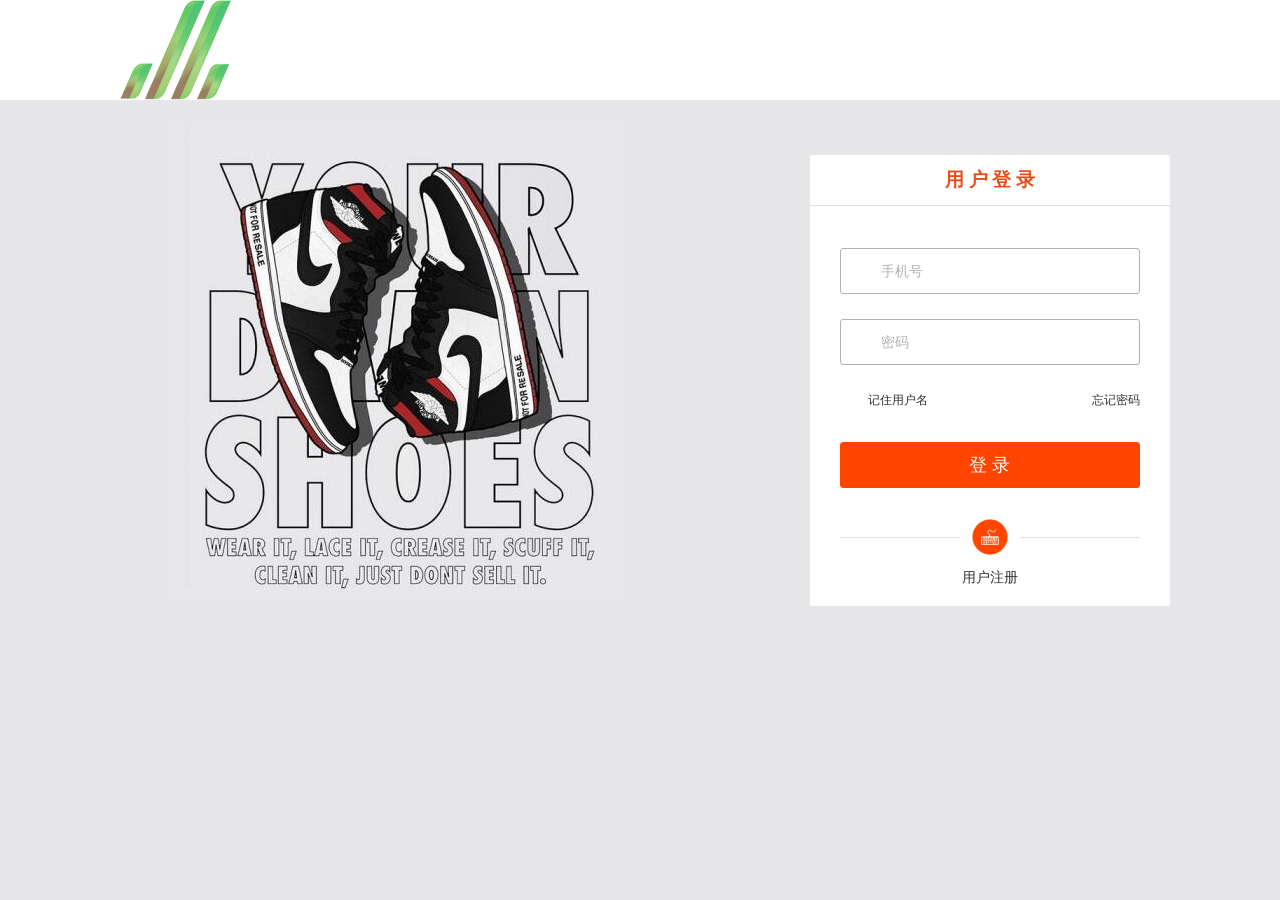
<file: adminLogin.html>
<!DOCTYPE html>
<html>
<head>
	<meta charset="utf-8">
	<title></title>
	<link rel="stylesheet" type="text/css" href="css/login.css"/>
</head>
<body>
<div class="c-title">
	<div class="tetimage">
		<img src="img/logo.png" height="100" width="200px"/>
	</div>
	<!--<div class="tetimage1">
		<img src="img/title.png"/>
	</div>-->
</div>
<div class="c-content">
	<div class="c-register">
		<div class="c-register-header"><h3>用&nbsp;户&nbsp;登&nbsp;录</h3></div>
		<div class="c-register-body">
			<div id="reg-form-wrapper">
				<form  action="${path}/FindUserServlet" method="post" id="give">
					<div class="box">
						<div class="u-input-tip1">
							<span class="text1"></span>
						</div>
					</div>
					<div class="information">
						<div class="information1">
							<input type="text" class="ui-input userId" name="userId" placeholder="手机号">
							<span class="c-icon c-icon-account "></span>
						</div>
						<div class="u-input-tip">
							<span class="text"></span>
						</div>
					</div>
					<div class="information">
						<div class="information1">
							<input type="password" class="ui-input password" name="password"  placeholder="密码" οncοpy="return false" οnpaste="return false">
							<span class="c-icon c-icon-password "></span>
						</div>
						<div class="u-input-tip">
							<span class="text"></span>
						</div>
					</div>
					<div class="c-form-item">
						<div class="u-other-item ">
							<div class="f-right ">
								<a href="" class="f-right-a ">
									忘记密码
								</a>
							</div>
							<div class="f-left">
								<div class="ui-checkbox">
									<input type="checkbox" id="J_remember_username" name="remUser" class="ui-checkbox-normal" checked="">
									<label for="J_remember_username" class="ui-checkbox-simulation"></label>
								</div>
								<label for="J_remember_username" class="u-checkbox-label">记住用户名</label>
							</div>
						</div>
						<div class="u-input-tip">
							<span class="text"></span>
						</div>
					</div>
					<div class="u-form-submit" id="btn-login">
						<div class="ui-btn-loading">
							<span class="ui-btn-loading-before">登&nbsp;录</span>
						</div>
					</div>
				</form>
			</div>
		</div>
		<div class="c-login-panel-footer ">
			<div class="c-login-third">
				<div class="c-login-third-special">
					<div class="c-login-third-wechat-wrapper">
						<img src="img/register.png" width="40px" height="40px" />
					</div>
				</div>
				<div class="c-login-third-content">
					<a href="register.html" class="c-register-link">用户注册</a>
				</div>
			</div>
		</div>
	</div>
</div>
<script src="js/jquery-1.12.4.min.js" type="text/javascript"></script>
<script type="text/javascript">
	$(function(){
		var urlPrefix="http://localhost:8081/adminapi";
		//var urlPrefix="http://www.88k88.cn/adminapi";
		var pageurl="http://www.topyin.cn/addiction-shopping-web/";
		$("#btn-login").off("click").on("click",function(){
			$.ajax({
			url:urlPrefix+"/user/login",
			method:"post",
			data:"userId="+$(".userId").val()+"&passWord="+$(".password").val(),
			xhrFields:{
            	withCredentials:true
        	},
			success:function(result){
				if(result.code==200){
					//window.location.replace("shop-index.html");
				}else{
					alert(result.message);
				}
			}
		})
		})
			
	})
</script>
</body>
</html>
</file>
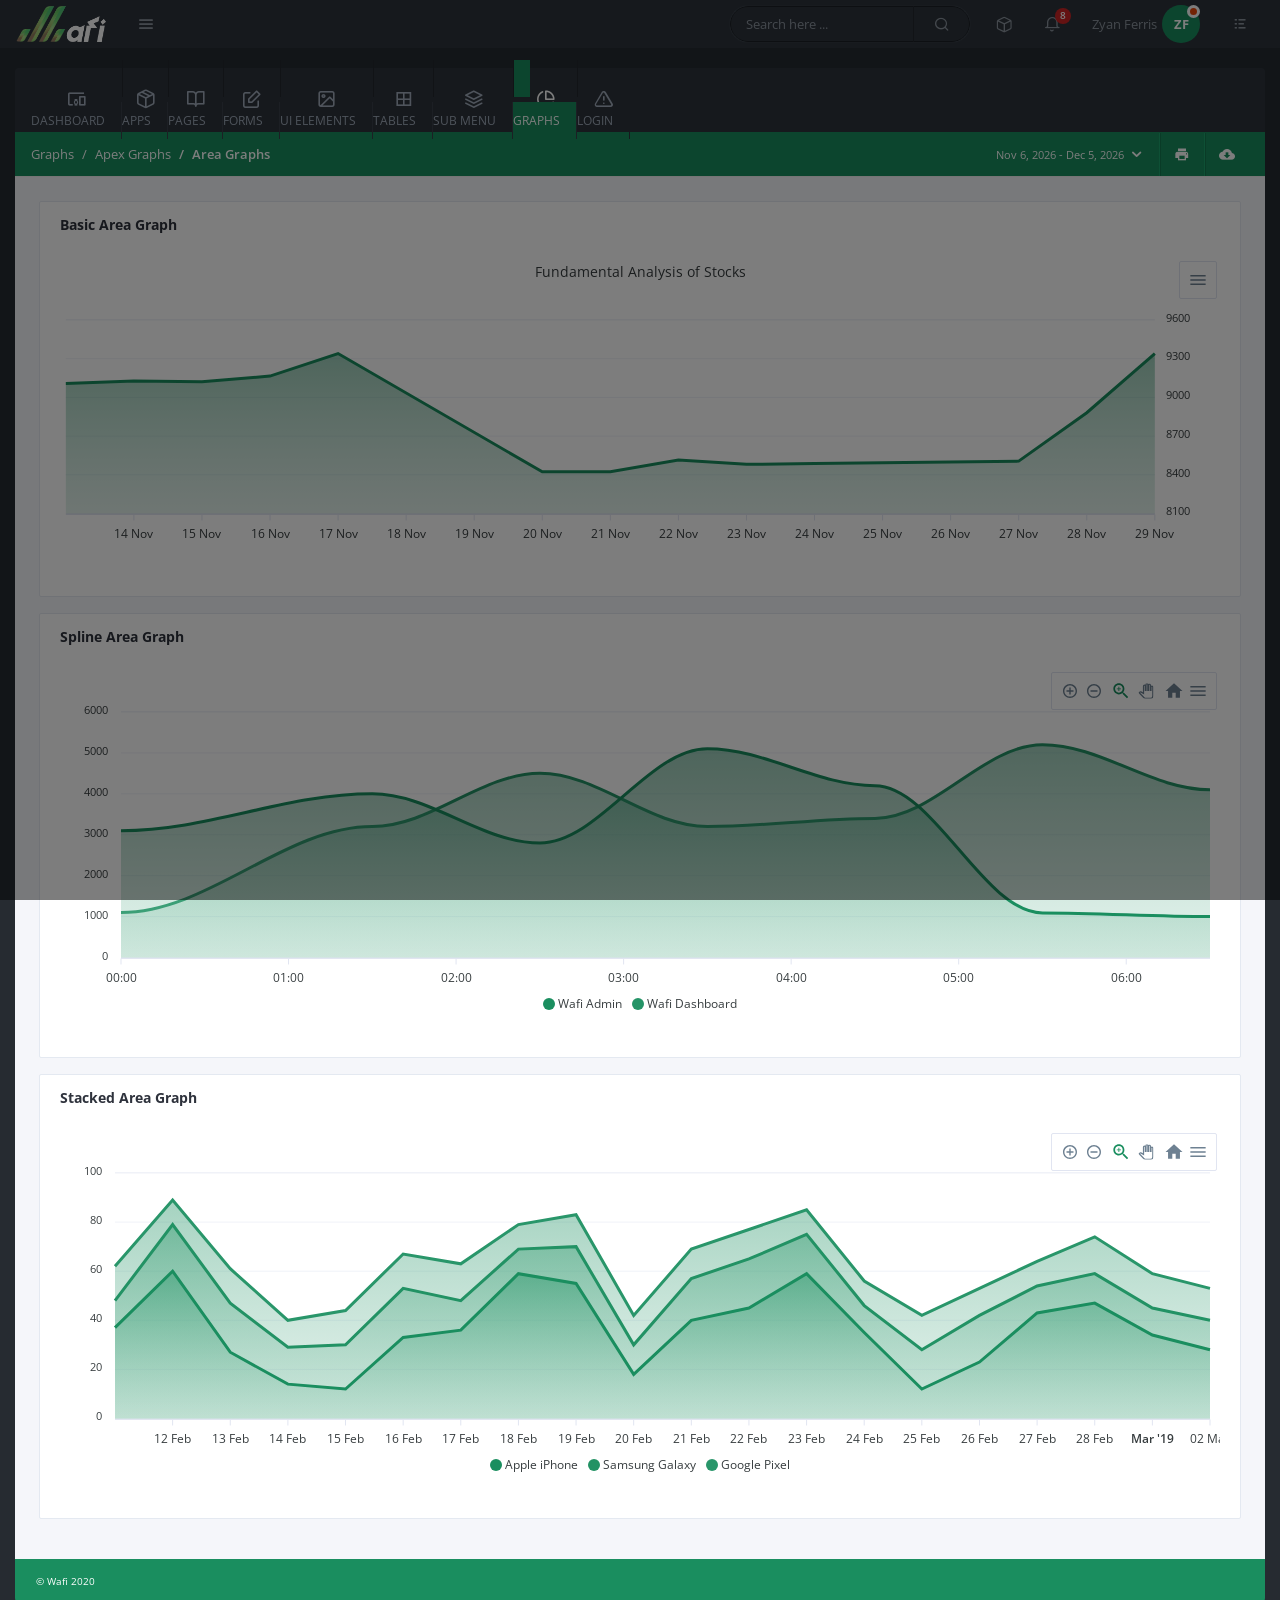
<file: area-graphs.html>
<!doctype html>
<html lang="en">
	<head>
		<!-- Required meta tags -->
		<meta charset="utf-8">
		<meta name="viewport" content="width=device-width, initial-scale=1, shrink-to-fit=no">

		<!-- Meta -->
		<meta name="description" content="Responsive Bootstrap4 Dashboard Template">
		<meta name="author" content="ParkerThemes">
		<link rel="shortcut icon" href="img/fav.png" />

		<!-- Title -->
		<title>Wafi Admin Template - Apex Area Graphs</title>


		<!-- *************
			************ Common Css Files *************
		************ -->
		<!-- Bootstrap css -->
		<link rel="stylesheet" href="css/bootstrap.min.css">

		<!-- Icomoon Font Icons css -->
		<link rel="stylesheet" href="fonts/style.css">
		
		<!-- Main css -->
		<link rel="stylesheet" href="css/main.css">


		<!-- *************
			************ Vendor Css Files *************
		************ -->
		<!-- DateRange css -->
		<link rel="stylesheet" href="vendor/daterange/daterange.css" />


	</head>
	<body>

		<!-- Loading starts -->
		<div id="loading-wrapper">
			<div class="spinner-border" role="status">
				<span class="sr-only">Loading...</span>
			</div>
		</div>
		<!-- Loading ends -->


		<!-- *************
			************ Header section start *************
		************* -->

		<!-- Header start -->
		<header class="header">
			<div class="logo-wrapper">
				<a href="index.html" class="logo">
					<img src="img/logo.png" alt="Wafi Admin Dashboard" />
				</a>
				<a href="#" class="quick-links-btn" data-toggle="tooltip" data-placement="right" title="" data-original-title="Quick Links">
					<i class="icon-menu1"></i>
				</a>
			</div>
			<div class="header-items">
				<!-- Custom search start -->
				<div class="custom-search">
					<input type="text" class="search-query" placeholder="Search here ...">
					<i class="icon-search1"></i>
				</div>
				<!-- Custom search end -->

				<!-- Header actions start -->
				<ul class="header-actions">
					<li class="dropdown">
						<a href="#" id="notifications" data-toggle="dropdown" aria-haspopup="true">
							<i class="icon-box"></i>
						</a>
						<div class="dropdown-menu dropdown-menu-right lrg" aria-labelledby="notifications">
							<div class="dropdown-menu-header">
								Tasks (05)
							</div>	
							<ul class="header-tasks">
								<li>
									<p>#48 - Dashboard UI<span>90%</span></p>
									<div class="progress">
										<div class="progress-bar bg-primary" role="progressbar" aria-valuenow="90" aria-valuemin="0" aria-valuemax="100" style="width: 90%">
											<span class="sr-only">90% Complete (success)</span>
										</div>
									</div>
								</li>
								<li>
									<p>#95 - Alignment Fix<span>60%</span></p>
									<div class="progress">
										<div class="progress-bar bg-primary" role="progressbar" aria-valuenow="60" aria-valuemin="0" aria-valuemax="100" style="width: 60%">
											<span class="sr-only">60% Complete (success)</span>
										</div>
									</div>
								</li>
								<li>
									<p>#7 - Broken Button<span>40%</span></p>
									<div class="progress">
										<div class="progress-bar bg-secondary" role="progressbar" aria-valuenow="40" aria-valuemin="0" aria-valuemax="100" style="width: 40%">
											<span class="sr-only">40% Complete (success)</span>
										</div>
									</div>
								</li>
							</ul>
						</div>
					</li>
					<li class="dropdown">
						<a href="#" id="notifications" data-toggle="dropdown" aria-haspopup="true">
							<i class="icon-bell"></i>
							<span class="count-label">8</span>
						</a>
						<div class="dropdown-menu dropdown-menu-right lrg" aria-labelledby="notifications">
							<div class="dropdown-menu-header">
								Notifications (40)
							</div>
							<ul class="header-notifications">
								<li>
									<a href="#">
										<div class="user-img away">
											<img src="img/user21.png" alt="User" />
										</div>
										<div class="details">
											<div class="user-title">Abbott</div>
											<div class="noti-details">Membership has been ended.</div>
											<div class="noti-date">Oct 20, 07:30 pm</div>
										</div>
									</a>
								</li>
								<li>
									<a href="#">
										<div class="user-img busy">
											<img src="img/user10.png" alt="User" />
										</div>
										<div class="details">
											<div class="user-title">Braxten</div>
											<div class="noti-details">Approved new design.</div>
											<div class="noti-date">Oct 10, 12:00 am</div>
										</div>
									</a>
								</li>
								<li>
									<a href="#">
										<div class="user-img online">
											<img src="img/user6.png" alt="User" />
										</div>
										<div class="details">
											<div class="user-title">Larkyn</div>
											<div class="noti-details">Check out every table in detail.</div>
											<div class="noti-date">Oct 15, 04:00 pm</div>
										</div>
									</a>
								</li>
							</ul>
						</div>
					</li>
					<li class="dropdown">
						<a href="#" id="userSettings" class="user-settings" data-toggle="dropdown" aria-haspopup="true">
							<span class="user-name">Zyan Ferris</span>
							<span class="avatar">ZF<span class="status busy"></span></span>
						</a>
						<div class="dropdown-menu dropdown-menu-right" aria-labelledby="userSettings">
							<div class="header-profile-actions">
								<div class="header-user-profile">
									<div class="header-user">
										<img src="img/user.png" alt="Admin Template" />
									</div>
									<h5>Zyan Ferris</h5>
									<p>Admin</p>
								</div>
								<a href="user-profile.html"><i class="icon-user1"></i> My Profile</a>
								<a href="account-settings.html"><i class="icon-settings1"></i> Account Settings</a>
								<a href="login.html"><i class="icon-log-out1"></i> Sign Out</a>
							</div>
						</div>
					</li>
					<li>
						<a href="#" class="quick-settings-btn" data-toggle="tooltip" data-placement="left" title="" data-original-title="Quick Settings">
							<i class="icon-list"></i>
						</a>
					</li>
				</ul>						
				<!-- Header actions end -->
			</div>
		</header>
		<!-- Header end -->

		<!-- Screen overlay start -->
		<div class="screen-overlay"></div>
		<!-- Screen overlay end -->

		<!-- Quicklinks box start -->
		<div class="quick-links-box">
			<div class="quick-links-header">
				Quick Links
				<a href="#" class="quick-links-box-close">
					<i class="icon-circle-with-cross"></i>
				</a>
			</div>

			<div class="quick-links-wrapper">
				<div class="fullHeight">
					<div class="quick-links-body">
						<div class="container-fluid p-0">
							<div class="row less-gutters">
								<div class="col-xl-6 col-lg-6 col-md-6 col-sm-6 col-12">
									<a href="documents.html" class="quick-tile blue">
										<i class="icon-file-text"></i>
										Documents
									</a>
								</div>
								<div class="col-xl-3 col-lg-3 col-md-3 col-sm-3 col-12">
									<a href="crm-dashboard.html" class="quick-tile secondary">
										<i class="icon-pie-chart1"></i>
										CRM
									</a>
								</div>
								<div class="col-xl-3 col-lg-3 col-md-3 col-sm-3 col-12">
									<a href="ecommerce-dashboard.html" class="quick-tile blue">
										<i class="icon-shopping-cart1"></i>
										Ecommerce
									</a>
								</div>
							</div>
							<div class="row less-gutters">
								<div class="col-xl-6 col-lg-6 col-md-6 col-sm-6 col-12">
									<a href="gallery2.html" class="quick-tile photos lg">
										Photos
									</a>
								</div>
								<div class="col-xl-3 col-lg-3 col-md-3 col-sm-3 col-12">
									<a href="tasks.html" class="quick-tile">
										<i class="icon-check-circle"></i>
										Tasks
									</a>
									<a href="calendar-external-draggable.html" class="quick-tile blue">
										<i class="icon-calendar1"></i>
										Events
									</a>
								</div>
								<div class="col-xl-3 col-lg-3 col-md-3 col-sm-3 col-12">
									<a href="chat.html" class="quick-tile blue">
										<i class="icon-message-circle"></i>
										Chat
									</a>
									<a href="default-layout.html" class="quick-tile">
										<i class="icon-grid"></i>
										Layout
									</a>
								</div>
							</div>
							<div class="row less-gutters">
								<div class="col-xl-3 col-lg-3 col-md-3 col-sm-3 col-12">
									<a href="custom-alerts.html" class="quick-tile secondary">
										<i class="icon-alert-triangle"></i>
										Alerts
									</a>
								</div>
								<div class="col-xl-3 col-lg-3 col-md-3 col-sm-3 col-12">
									<a href="google-maps.html" class="quick-tile blue">
										<i class="icon-map-pin"></i>
										Maps
									</a>
								</div>
								<div class="col-xl-3 col-lg-3 col-md-3 col-sm-3 col-12">
									<a href="https://www.gmail.com" target="_blank" class="quick-tile white">
										<i class="icon-drafts"></i>
										Gmail
									</a>
								</div>
								<div class="col-xl-3 col-lg-3 col-md-3 col-sm-3 col-12">
									<a href="https://www.youtube.com" target="_blank" class="quick-tile secondary">
										<i class="icon-youtube"></i>
										Youtube
									</a>
								</div>
							</div>
							<div class="row less-gutters">
								<div class="col-xl-3 col-lg-3 col-md-3 col-sm-3 col-12">
									<a href="user-profile.html" class="quick-tile">
										<i class="icon-account_circle"></i>
										Profile
									</a>
								</div>
								<div class="col-xl-3 col-lg-3 col-md-3 col-sm-3 col-12">
									<a href="contacts.html" class="quick-tile">
										<i class="icon-phone"></i>
										Contacts
									</a>
								</div>
								<div class="col-xl-3 col-lg-3 col-md-3 col-sm-3 col-12">
									<a href="account-settings.html" class="quick-tile">
										<i class="icon-settings1"></i>
										Settings
									</a>
								</div>
								<div class="col-xl-3 col-lg-3 col-md-3 col-sm-3 col-12">
									<a href="login.html" class="quick-tile">
										<i class="icon-lock2"></i>
										Logout
									</a>
								</div>
							</div>
						</div>
					</div>
				</div>
			</div>
		</div>
		<!-- Quicklinks box end -->

		<!-- Quick settings start -->
		<div class="quick-settings-box">
			<div class="quick-settings-header">
				<div class="date-container">Today <span class="date" id="today-date"></span></div>
				<a href="#" class="quick-settings-box-close">
					<i class="icon-circle-with-cross"></i>
				</a>
			</div>
			<div class="quick-settings-body">
				<div class="fullHeight">
					<div class="quick-setting-list">
						<h6 class="title">Events</h6>
						<ul class="list-items">
							<li>
								<div class="list-title">Product Launch</div>
								<div class="list-location">10:00 AM</div>
							</li>
							<li>
								<div class="list-title">Team Meeting</div>
								<div class="list-location">01:30 PM</div>
							</li>
							<li>
								<div class="list-title">Q&A Session</div>
								<div class="list-location">02:30 PM</div>
							</li>
						</ul>
					</div>
					<div class="quick-setting-list">
						<h6 class="title">Notes</h6>
						<ul class="list-items">
							<li>
								<div class="list-title">Refreshing the list</div>
								<div class="list-location">03:15 PM</div>
							</li>
							<li>
								<div class="list-title">Not able to click on button</div>
								<div class="list-location">03:18 PM</div>
							</li>
						</ul>
					</div>
					<div class="quick-setting-list">
						<h6 class="title">Quick Settings</h6>
						<ul class="set-priority-list">
							<li>
								<div class="custom-control custom-switch">
									<input type="checkbox" class="custom-control-input" checked id="systemUpdates">
									<label class="custom-control-label" for="systemUpdates">System Updates</label>
								</div>
							</li>
							<li>
								<div class="custom-control custom-switch">
									<input type="checkbox" class="custom-control-input" id="noti">
									<label class="custom-control-label" for="noti">Notifications</label>
								</div>
							</li>
						</ul>
					</div>
				</div>
			</div>
		</div>
		<!-- Quick settings end -->

		<!-- *************
			************ Header section end *************
		************* -->


		<div class="container-fluid">


			<!-- Navigation start -->
			<nav class="navbar navbar-expand-lg custom-navbar">
				<button class="navbar-toggler" type="button" data-toggle="collapse" data-target="#WafiAdminNavbar" aria-controls="WafiAdminNavbar" aria-expanded="false" aria-label="Toggle navigation">
					<span class="navbar-toggler-icon">
						<i></i>
						<i></i>
						<i></i>
					</span>
				</button>
				<div class="collapse navbar-collapse" id="WafiAdminNavbar">
					<ul class="navbar-nav">
						<li class="nav-item dropdown">
							<a class="nav-link dropdown-toggle" href="#" id="dashboardsDropdown" role="button" data-toggle="dropdown" aria-haspopup="true" aria-expanded="false">
								<i class="icon-devices_other nav-icon"></i>
								Dashboard
							</a>
							<ul class="dropdown-menu" aria-labelledby="dashboardsDropdown">
								<li>
									<a class="dropdown-item" href="index.html">Admin Dashboard</a>
								</li>
								<li>
									<a class="dropdown-item" href="project-dashboard.html">Project Management</a>
								</li>
								<li>
									<a class="dropdown-item" href="sales-dashboard.html">Sales Dashboard</a>
								</li>
								<li>
									<a class="dropdown-item" href="crm-dashboard.html">CRM Dashboard</a>
								</li>
								<li>
									<a class="dropdown-item" href="ecommerce-dashboard.html">Ecommerce Dashboard</a>
								</li>
								<li>
									<a class="dropdown-item" href="quick-dashboard.html">Quick Dashboard</a>
								</li>
								<li>
									<a class="dropdown-item" href="smart-dashboard.html">Smart Dashboard</a>
								</li>
								<li>
									<a class="dropdown-item" href="helpdesk-dashboard.html">Help Desk Dashboard</a>
								</li>
								<li>
									<a class="dropdown-toggle sub-nav-link" href="#" id="layoutsDropdown" role="button" data-toggle="dropdown" aria-haspopup="true" aria-expanded="false">
										Layouts
									</a>
									<ul class="dropdown-menu dropdown-menu-right" aria-labelledby="layoutsDropdown">
										<li>
											<a class="dropdown-item" href="default-layout.html">Default Layout</a>
										</li>
										<li>
											<a class="dropdown-item" href="default-layout-light.html">Light Color Layout</a>
										</li>
										<li>
											<a class="dropdown-item" href="fixed-layout.html">Fixed Layout</a>
										</li>
										<li>
											<a class="dropdown-item" href="boxed-layout.html">Boxed Layout</a>
										</li>
										<li>
											<a class="dropdown-item" href="card-options.html">Card Options</a>
										</li>
										<li>
											<a class="dropdown-item" href="drag-drop-cards.html">Drag and Drop Cards</a>
										</li>
									</ul>
								</li>
							</ul>
						</li>
						<li class="nav-item dropdown">
							<a class="nav-link dropdown-toggle" href="#" id="appsDropdown" role="button" data-toggle="dropdown" aria-haspopup="true" aria-expanded="false">
								<i class="icon-package nav-icon"></i>
								Apps
							</a>
							<ul class="dropdown-menu" aria-labelledby="appsDropdown">
								<li>
									<a class="dropdown-item" href="chat.html">Chat App</a>
								</li>
								<li>
									<a class="dropdown-item" href="tasks.html">Tasks App</a>
								</li>
								<li>
									<a class="dropdown-item" href="documents.html">Documents</a>
								</li>
								<li>
									<a class="dropdown-toggle sub-nav-link" href="#" id="calendarsDropdown" role="button" data-toggle="dropdown" aria-haspopup="true" aria-expanded="false">
										Calendars
									</a>
									<ul class="dropdown-menu dropdown-menu-right" aria-labelledby="calendarsDropdown">
										<li>
											<a class="dropdown-item" href="calendar.html">Daygrid View</a>
										</li>
										<li>
											<a class="dropdown-item" href="calendar-external-draggable.html">External Draggable</a>
										</li>
										<li>
											<a class="dropdown-item" href="calendar-google.html">Google Calendar</a>
										</li>
										<li>
											<a class="dropdown-item" href="calendar-list-view.html">List View</a>
										</li>
										<li>
											<a class="dropdown-item" href="calendar-selectable.html">Selectable</a>
										</li>
										<li>
											<a class="dropdown-item" href="calendar-week-numbers.html">Week Numbers</a>
										</li>
									</ul>
								</li>
								<li>
									<a class="dropdown-item" href="invoice.html">Invoice</a>
								</li>
								<li>
									<a class="dropdown-item" href="contacts.html">Contacts</a>
								</li>
								<li>
									<a class="dropdown-item" href="datepickers.html">Datepickers</a>
								</li>
								<li>
									<a class="dropdown-item" href="comments.html">Comments</a>
								</li>
								<li>
									<a class="dropdown-item" href="timeline.html">Timeline</a>
								</li>
							</ul>
						</li>
						<li class="nav-item dropdown">
							<a class="nav-link dropdown-toggle" href="#" id="pagesDropdown" role="button" data-toggle="dropdown" aria-haspopup="true" aria-expanded="false">
								<i class="icon-book-open nav-icon"></i>
								Pages
							</a>
							<ul class="dropdown-menu" aria-labelledby="pagesDropdown">
								<li>
									<a class="dropdown-item" href="user-profile.html">User Profile</a>
								</li>
								<li>
									<a class="dropdown-item" href="cards.html">Cards</a>
								</li>
								<li>
									<a class="dropdown-item" href="pricing.html">Pricing Plans</a>
								</li>
								<li>
									<a class="dropdown-item" href="faq.html">Faq</a>
								</li>
								<li>
									<a class="dropdown-item" href="search-results.html">Search Results</a>
								</li>
								<li>
									<a class="dropdown-item" href="blog.html">Blog</a>
								</li>
								<li>
									<a class="dropdown-item" href="account-settings.html">Account Settings</a>
								</li>
								<li>
									<a class="dropdown-toggle sub-nav-link" href="#" id="customGallery" role="button" data-toggle="dropdown" aria-haspopup="true" aria-expanded="false">
										Gallery
									</a>
									<ul class="dropdown-menu dropdown-menu-right" aria-labelledby="customGallery">
										<li>
											<a class="dropdown-item" href="gallery.html">Gallery Slider</a>
										</li>
										<li>
											<a class="dropdown-item" href="gallery2.html">Gallery Thumbnail</a>
										</li>
										<li>
											<a class="dropdown-item" href="gallery3.html">Gallery Hover</a>
										</li>
									</ul>
								</li>
								<li>
									<a class="dropdown-item" href="icons.html">Icons</a>
								</li>
								<li>
									<a class="dropdown-item" href="typography.html">Typography</a>
								</li>
							</ul>
						</li>
						<li class="nav-item dropdown">
							<a class="nav-link dropdown-toggle" href="#" id="formsDropdown" role="button" data-toggle="dropdown" aria-haspopup="true" aria-expanded="false">
								<i class="icon-edit1 nav-icon"></i>
								Forms
							</a>
							<ul class="dropdown-menu" aria-labelledby="formsDropdown">
								<li>
									<a class="dropdown-item" href="wizard.html">Wizards</a>
								</li>
								<li>
									<a class="dropdown-item" href="bs-select.html">BS Select</a>
								</li>
								<li>
									<a class="dropdown-item" href="input-tags.html">Input Tags</a>
								</li>
								<li>
									<a class="dropdown-item" href="input-masks.html">Input Mask</a>
								</li>
								<li>
									<a class="dropdown-toggle sub-nav-link" href="#" id="customDropdown" role="button" data-toggle="dropdown" aria-haspopup="true" aria-expanded="false">
										Custom Forms
									</a>
									<ul class="dropdown-menu dropdown-menu-right" aria-labelledby="customDropdown">
										<li>
											<a class="dropdown-item" href="contact.html">Contact Form</a>
										</li>
										<li>
											<a class="dropdown-item" href="contact2.html">Contact Form #2</a>
										</li>
										<li>
											<a class="dropdown-item" href="contact3.html">Contact Form #3</a>
										</li>
										<li>
											<a class="dropdown-item" href="contact4.html">Contact Form #4</a>
										</li>
									</ul>
								</li>
								<li>
									<a class="dropdown-item" href="form-inputs.html">Form Inputs</a>
								</li>
								<li>
									<a class="dropdown-item" href="input-groups.html">Input Groups</a>
								</li>
								<li>
									<a class="dropdown-item" href="check-radio.html">Check Boxes</a>
								</li>
								<li>
									<a class="dropdown-item" href="range-sliders.html">Range Sliders</a>
								</li>
								<li>
									<a class="dropdown-item" href="editor.html">Editor</a>
								</li>
							</ul>
						</li>
						<li class="nav-item dropdown">
							<a class="nav-link dropdown-toggle" href="#" id="uiElementsDropdown" role="button" data-toggle="dropdown" aria-haspopup="true" aria-expanded="false">
								<i class="icon-image nav-icon"></i>
								UI Elements
							</a>
							<ul class="dropdown-menu" aria-labelledby="uiElementsDropdown">
								<li>
									<a class="dropdown-toggle sub-nav-link" href="#" id="buttonsDropdown" role="button" data-toggle="dropdown" aria-haspopup="true" aria-expanded="false">
										Buttons
									</a>
									<ul class="dropdown-menu dropdown-menu-right" aria-labelledby="buttonsDropdown">
										<li>
											<a class="dropdown-item" href="buttons.html">Buttons</a>
										</li>
										<li>
											<a class="dropdown-item" href="button-groups.html">Button Groups</a>
										</li>
										<li>
											<a class="dropdown-item" href="dropdowns.html">Dropdowns</a>
										</li>
									</ul>
								</li>
								<li>
									<a class="dropdown-toggle sub-nav-link" href="#" id="navsDropdown" role="button" data-toggle="dropdown" aria-haspopup="true" aria-expanded="false">
										Navbars
									</a>
									<ul class="dropdown-menu dropdown-menu-right" aria-labelledby="navsDropdown">
										<li>
											<a class="dropdown-item" href="nav.html">Nav</a>
										</li>
										<li>
											<a class="dropdown-item" href="tabs.html">Tabs</a>
										</li>
									</ul>
								</li>
								<li>
									<a class="dropdown-toggle sub-nav-link" href="#" id="componentsDropdown" role="button" data-toggle="dropdown" aria-haspopup="true" aria-expanded="false">
										Components
									</a>
									<ul class="dropdown-menu dropdown-menu-right" aria-labelledby="componentsDropdown">
										<li>
											<a class="dropdown-item" href="jumbotron.html">Jumbotron</a>
										</li>
										<li>
											<a class="dropdown-item" href="labels-badges.html">Labels &amp; Badges</a>
										</li>
										<li>
											<a class="dropdown-item" href="list-items.html">List Items</a>
										</li>
										<li>
											<a class="dropdown-item" href="pagination.html">Paginations</a>
										</li>
										<li>
											<a class="dropdown-item" href="progress.html">Progress Bars</a>
										</li>
										<li>
											<a class="dropdown-item" href="pills.html">Pills</a>
										</li>
										<li>
											<a class="dropdown-item" href="spinners.html">Spinners</a>
										</li>
									</ul>
								</li>
								<li>
									<a class="dropdown-toggle sub-nav-link" href="#" id="gridDropdown" role="button" data-toggle="dropdown" aria-haspopup="true" aria-expanded="false">
										Grid
									</a>
									<ul class="dropdown-menu dropdown-menu-right" aria-labelledby="gridDropdown">
										<li>
											<a class="dropdown-item" href="grid.html">Grid</a>
										</li>
										<li>
											<a class="dropdown-item" href="grid-doc.html">Grid Doc</a>
										</li>
									</ul>
								</li>
								<li>
									<a class="dropdown-toggle sub-nav-link" href="#" id="imagesDropdown" role="button" data-toggle="dropdown" aria-haspopup="true" aria-expanded="false">
										Images
									</a>
									<ul class="dropdown-menu dropdown-menu-right" aria-labelledby="imagesDropdown">
										<li>
											<a class="dropdown-item" href="avatars.html">Avatars</a>
										</li>
										<li>
											<a class="dropdown-item" href="media-objects.html">Media Objects</a>
										</li>
										<li>
											<a class="dropdown-item" href="images.html">Thumbnails</a>
										</li>
										<li>
											<a class="dropdown-item" href="text-avatars.html">Text Avatars</a>
										</li>
									</ul>
								</li>
								<li>
									<a class="dropdown-toggle sub-nav-link" href="#" id="accordionsDropdown" role="button" data-toggle="dropdown" aria-haspopup="true" aria-expanded="false">
										Accordions
									</a>
									<ul class="dropdown-menu dropdown-menu-right" aria-labelledby="accordionsDropdown">
										<li>
											<a class="dropdown-item" href="accordion.html">Accordion</a>
										</li>
										<li>
											<a class="dropdown-item" href="accordion-icons.html">Accordion Icons</a>
										</li>
										<li>
											<a class="dropdown-item" href="accordion-arrows.html">Accordion Arrows</a>
										</li>
										<li>
											<a class="dropdown-item" href="accordion-lg.html">Accordion Large</a>
										</li>
									</ul>
								</li>
								<li>
									<a class="dropdown-toggle sub-nav-link" href="#" id="alertDropdown" role="button" data-toggle="dropdown" aria-haspopup="true" aria-expanded="false">
										Notifications
									</a>
									<ul class="dropdown-menu dropdown-menu-right" aria-labelledby="alertDropdown">
										<li>
											<a class="dropdown-item" href="bootstrap-alerts.html">Default Alerts</a>
										</li>
										<li>
											<a class="dropdown-item" href="custom-alerts.html">Custom Alerts</a>
										</li>
										<li>
											<a class="dropdown-item" href="toasts.html">Toasts</a>
										</li>
									</ul>
								</li>
								<li>
									<a class="dropdown-item" href="carousel.html">Carousels</a>
								</li>
								<li>
									<a class="dropdown-item" href="modals.html">Modals</a>
								</li>
								<li>
									<a class="dropdown-item" href="popovers-tooltips.html">Tooltips</a>
								</li>
							</ul>
						</li>
						<li class="nav-item dropdown">
							<a class="nav-link dropdown-toggle" href="#" id="tablesDropdown" role="button" data-toggle="dropdown" aria-haspopup="true" aria-expanded="false">
								<i class="icon-border_all nav-icon"></i>
								Tables
							</a>
							<ul class="dropdown-menu" aria-labelledby="tablesDropdown">
								<li>
									<a class="dropdown-item" href="custom-tables.html">Custom Tables</a>
								</li>
								<li>
									<a class="dropdown-item" href="default-table.html">Default Table</a>
								</li>
								<li>
									<a class="dropdown-item" href="table-bordered.html">Table Bordered</a>
								</li>
								<li>
									<a class="dropdown-item" href="table-hover.html">Table Hover</a>
								</li>
								<li>
									<a class="dropdown-item" href="table-striped.html">Table Striped</a>
								</li>
								<li>
									<a class="dropdown-item" href="table-small.html">Table Small</a>
								</li>
								<li>
									<a class="dropdown-item" href="table-colors.html">Table Colors</a>
								</li>
								<li>
									<a class="dropdown-item" href="data-tables.html">Data Tables</a>
								</li>
							</ul>
						</li>
						<li class="nav-item dropdown">
							<a class="nav-link dropdown-toggle" href="#" id="layoutsDropdown" role="button" data-toggle="dropdown" aria-haspopup="true" aria-expanded="false">
								<i class="icon-layers2 nav-icon"></i>
								Sub menu
							</a>
							<ul class="dropdown-menu dropdown-menu-right" aria-labelledby="layoutsDropdown">
								<li>
									<a class="dropdown-toggle sub-nav-link" href="#" id="submenuDropdown" role="button" data-toggle="dropdown" aria-haspopup="true" aria-expanded="false">
										Opens Right
									</a>
									<ul class="dropdown-menu dropdown-menu-right" aria-labelledby="submenuDropdown">
										<li>
											<a class="dropdown-item" href="chat.html">Submenu 1</a>
										</li>
										<li>
											<a class="dropdown-item" href="icons.html">Submenu 2</a>
										</li>
									</ul>
								</li>
								<li class="open-left">
									<a class="dropdown-toggle sub-nav-link" href="#" id="submenuLeftDropdown" role="button" data-toggle="dropdown" aria-haspopup="true" aria-expanded="false">
										Opens Left
									</a>
									<ul class="dropdown-menu" aria-labelledby="submenuLeftDropdown">
										<li>
											<a class="dropdown-item" href="chat.html">Submenu 1</a>
										</li>
										<li>
											<a class="dropdown-item" href="icons.html">Submenu 2</a>
										</li>
									</ul>
								</li>
							</ul>
						</li>
						<li class="nav-item dropdown">
							<a class="nav-link active-page dropdown-toggle" href="#" id="graphsDropdown" role="button" data-toggle="dropdown" aria-haspopup="true" aria-expanded="false">
								<i class="icon-pie-chart1 nav-icon"></i>
								Graphs
							</a>
							<ul class="dropdown-menu dropdown-menu-right" aria-labelledby="graphsDropdown">
								<li class="open-left">
									<a class="dropdown-toggle sub-nav-link active-page" href="#" id="apexDropdown" role="button" data-toggle="dropdown" aria-haspopup="true" aria-expanded="false">
										Apex Graphs
									</a>
									<ul class="dropdown-menu" aria-labelledby="apexDropdown">
										<li>
											<a class="dropdown-item active-page" href="area-graphs.html">Area Charts</a>
										</li>
										<li>
											<a class="dropdown-item" href="bubble.html">Bubble Graphs</a>
										</li>
										<li>
											<a class="dropdown-item" href="bar-graphs.html">Bar Charts</a>
										</li>
										<li>
											<a class="dropdown-item" href="candlestick.html">Candlestick</a>
										</li>
										<li>
											<a class="dropdown-item" href="column-graphs.html">Column Charts</a>
										</li>
										<li>
											<a class="dropdown-item" href="donut-graphs.html">Donut Charts</a>
										</li>
										<li>
											<a class="dropdown-item" href="line-graphs.html">Line Charts</a>
										</li>
										<li>
											<a class="dropdown-item" href="mixed-graphs.html">Mixed Charts</a>
										</li>
										<li>
											<a class="dropdown-item" href="pie-graphs.html">Pie Charts</a>
										</li>
										<li>
											<a class="dropdown-item" href="radial-chart.html">Radial Graph</a>
										</li>
									</ul>
								</li>
								<li>
									<a class="dropdown-item" href="morris-graphs.html">Morris Graphs</a>
								</li>
								<li>
									<a class="dropdown-item" href="flot-graphs.html">Flot Graphs</a>
								</li>
								<li>
									<a class="dropdown-item" href="c3-graphs.html">C3 Graphs</a>
								</li>
								<li class="open-left">
									<a class="dropdown-toggle sub-nav-link" href="#" id="mapsDropdown" role="button" data-toggle="dropdown" aria-haspopup="true" aria-expanded="false">
										Vector Maps
									</a>
									<ul class="dropdown-menu" aria-labelledby="mapsDropdown">
										<li>
											<a class="dropdown-item" href="vector-maps.html">Vector Maps</a>
										</li>
										<li>
											<a class="dropdown-item" href="google-maps.html">Google Maps</a>
										</li>
									</ul>
								</li>
							</ul>
						</li>
						<li class="nav-item dropdown">
							<a class="nav-link dropdown-toggle" href="#" id="loginDropdown" role="button" data-toggle="dropdown" aria-haspopup="true" aria-expanded="false">
								<i class="icon-alert-triangle nav-icon"></i>
								Login
							</a>
							<ul class="dropdown-menu dropdown-menu-right" aria-labelledby="loginDropdown">
								<li>
									<a class="dropdown-item" href="login.html">Login</a>
								</li>
								<li>
									<a class="dropdown-item" href="signup.html">Signup</a>
								</li>
								<li>
									<a class="dropdown-item" href="forgot-pwd.html">Forgot Password</a>
								</li>
								<li class="open-left">
									<a class="dropdown-toggle sub-nav-link" href="#" id="subscribeDropdown" role="button" data-toggle="dropdown" aria-haspopup="true" aria-expanded="false">
										Subscribe
									</a>
									<ul class="dropdown-menu" aria-labelledby="subscribeDropdown">
										<li>
											<a class="dropdown-item" href="subscribe.html">Subscribe</a>
										</li>
										<li>
											<a class="dropdown-item" href="subscribe2.html">Subscribe 2</a>
										</li>
									</ul>
								</li>
								<li class="open-left">
									<a class="dropdown-toggle sub-nav-link" href="#" id="errorDropdown" role="button" data-toggle="dropdown" aria-haspopup="true" aria-expanded="false">
										Error Pages
									</a>
									<ul class="dropdown-menu" aria-labelledby="errorDropdown">
										<li>
											<a class="dropdown-item" href="error.html">404</a>
										</li>
										<li>
											<a class="dropdown-item" href="error2.html">505</a>
										</li>
									</ul>
								</li>
							</ul>
						</li>
					</ul>
				</div>
			</nav>
			<!-- Navigation end -->


			<!-- *************
				************ Main container start *************
			************* -->
			<div class="main-container">


				<!-- Page header start -->
				<div class="page-header">
					<ol class="breadcrumb">
						<li class="breadcrumb-item">Graphs</li>
						<li class="breadcrumb-item">Apex Graphs</li>
						<li class="breadcrumb-item active">Area Graphs</li>
					</ol>

					<ul class="app-actions">
						<li>
							<a href="#" id="reportrange">
								<span class="range-text"></span>
								<i class="icon-chevron-down"></i>	
							</a>
						</li>
						<li>
							<a href="#" data-toggle="tooltip" data-placement="top" title="" data-original-title="Print">
								<i class="icon-print"></i>
							</a>
						</li>
						<li>
							<a href="#" data-toggle="tooltip" data-placement="top" title="" data-original-title="Download CSV">
								<i class="icon-cloud_download"></i>
							</a>
						</li>
					</ul>
				</div>
				<!-- Page header end -->


				<!-- Content wrapper start -->
				<div class="content-wrapper">

					<!-- Row start -->
					<div class="row gutters">
						<div class="col-lg-12 col-md-12 col-sm-12 col-xs-12">
							

							<div class="card">
								<div class="card-header">
									<div class="card-title">Basic Area Graph</div>
								</div>
								<div class="card-body">
									<div id="basic-area-graph"></div>
								</div>
							</div>



							<div class="card">
								<div class="card-header">
									<div class="card-title">Spline Area Graph</div>
								</div>
								<div class="card-body">
									<div id="basic-area-spline-graph"></div>
								</div>
							</div>


							<div class="card">
								<div class="card-header">
									<div class="card-title">Stacked Area Graph</div>
								</div>
								<div class="card-body">
									<div id="basic-area-stack-graph"></div>
								</div>
							</div>


						</div>
					</div>
					<!-- Row end -->

				</div>
				<!-- Content wrapper end -->


			</div>
			<!-- *************
				************ Main container end *************
			************* -->

			<!-- Footer start -->
			<footer class="main-footer">© Wafi 2020</footer>
			<!-- Footer end -->

		</div>

		<!-- *************
			************ Required JavaScript Files *************
		************* -->
		<!-- Required jQuery first, then Bootstrap Bundle JS -->
		<script src="js/jquery.min.js"></script>
		<script src="js/bootstrap.bundle.min.js"></script>
		<script src="js/moment.js"></script>


		<!-- *************
			************ Vendor Js Files *************
		************* -->
		<!-- Slimscroll JS -->
		<script src="vendor/slimscroll/slimscroll.min.js"></script>
		<script src="vendor/slimscroll/custom-scrollbar.js"></script>

		<!-- Daterange -->
		<script src="vendor/daterange/daterange.js"></script>
		<script src="vendor/daterange/custom-daterange.js"></script>

		<!-- Apex Charts -->
		<script src="vendor/apex/apexcharts.min.js"></script>
		<script src="vendor/apex/examples/area/basic-area-graph.js"></script>
		<script src="vendor/apex/examples/area/basic-area-graph-spline.js"></script>
		<script src="vendor/apex/examples/area/basic-area-graph-stacked.js"></script>

		<!-- Main Js Required -->
		<script src="js/main.js"></script>

	</body>
</html>
</file>
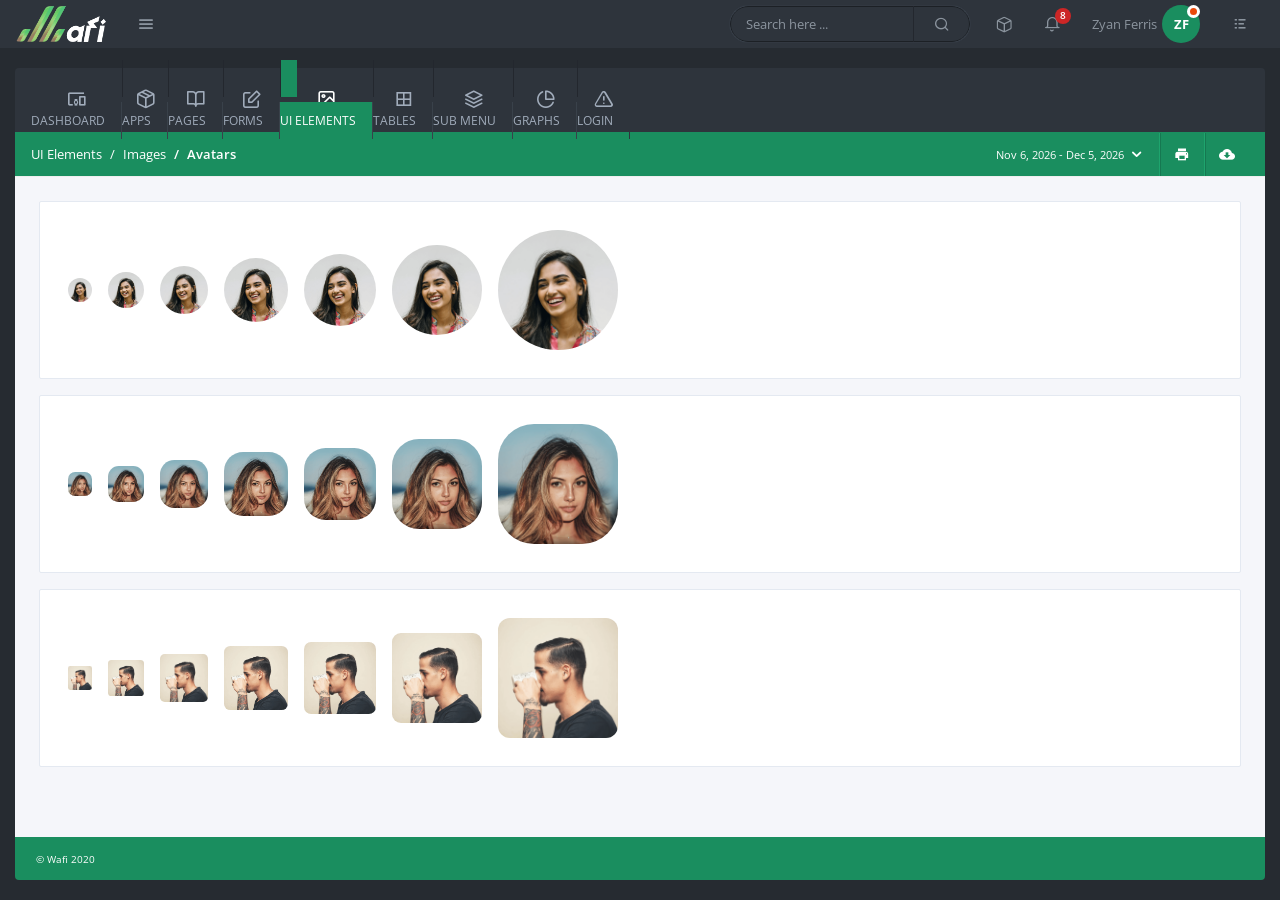
<file: avatars.html>
<!doctype html>
<html lang="en">
	<head>
		<!-- Required meta tags -->
		<meta charset="utf-8">
		<meta name="viewport" content="width=device-width, initial-scale=1, shrink-to-fit=no">

		<!-- Meta -->
		<meta name="description" content="Responsive Bootstrap4 Dashboard Template">
		<meta name="author" content="ParkerThemes">
		<link rel="shortcut icon" href="img/fav.png" />

		<!-- Title -->
		<title>Wafi Admin Template - Avatar</title>


		<!-- *************
			************ Common Css Files *************
		************ -->
		<!-- Bootstrap css -->
		<link rel="stylesheet" href="css/bootstrap.min.css">

		<!-- Icomoon Font Icons css -->
		<link rel="stylesheet" href="fonts/style.css">
		
		<!-- Main css -->
		<link rel="stylesheet" href="css/main.css">


		<!-- *************
			************ Vendor Css Files *************
		************ -->
		<!-- DateRange css -->
		<link rel="stylesheet" href="vendor/daterange/daterange.css" />		


	</head>
	<body>

		<!-- *************
			************ Header section start *************
		************* -->

		<!-- Header start -->
		<header class="header">
			<div class="logo-wrapper">
				<a href="index.html" class="logo">
					<img src="img/logo.png" alt="Wafi Admin Dashboard" />
				</a>
				<a href="#" class="quick-links-btn" data-toggle="tooltip" data-placement="right" title="" data-original-title="Quick Links">
					<i class="icon-menu1"></i>
				</a>
			</div>
			<div class="header-items">
				<!-- Custom search start -->
				<div class="custom-search">
					<input type="text" class="search-query" placeholder="Search here ...">
					<i class="icon-search1"></i>
				</div>
				<!-- Custom search end -->

				<!-- Header actions start -->
				<ul class="header-actions">
					<li class="dropdown">
						<a href="#" id="notifications" data-toggle="dropdown" aria-haspopup="true">
							<i class="icon-box"></i>
						</a>
						<div class="dropdown-menu dropdown-menu-right lrg" aria-labelledby="notifications">
							<div class="dropdown-menu-header">
								Tasks (05)
							</div>	
							<ul class="header-tasks">
								<li>
									<p>#48 - Dashboard UI<span>90%</span></p>
									<div class="progress">
										<div class="progress-bar bg-primary" role="progressbar" aria-valuenow="90" aria-valuemin="0" aria-valuemax="100" style="width: 90%">
											<span class="sr-only">90% Complete (success)</span>
										</div>
									</div>
								</li>
								<li>
									<p>#95 - Alignment Fix<span>60%</span></p>
									<div class="progress">
										<div class="progress-bar bg-primary" role="progressbar" aria-valuenow="60" aria-valuemin="0" aria-valuemax="100" style="width: 60%">
											<span class="sr-only">60% Complete (success)</span>
										</div>
									</div>
								</li>
								<li>
									<p>#7 - Broken Button<span>40%</span></p>
									<div class="progress">
										<div class="progress-bar bg-secondary" role="progressbar" aria-valuenow="40" aria-valuemin="0" aria-valuemax="100" style="width: 40%">
											<span class="sr-only">40% Complete (success)</span>
										</div>
									</div>
								</li>
							</ul>
						</div>
					</li>
					<li class="dropdown">
						<a href="#" id="notifications" data-toggle="dropdown" aria-haspopup="true">
							<i class="icon-bell"></i>
							<span class="count-label">8</span>
						</a>
						<div class="dropdown-menu dropdown-menu-right lrg" aria-labelledby="notifications">
							<div class="dropdown-menu-header">
								Notifications (40)
							</div>
							<ul class="header-notifications">
								<li>
									<a href="#">
										<div class="user-img away">
											<img src="img/user21.png" alt="User" />
										</div>
										<div class="details">
											<div class="user-title">Abbott</div>
											<div class="noti-details">Membership has been ended.</div>
											<div class="noti-date">Oct 20, 07:30 pm</div>
										</div>
									</a>
								</li>
								<li>
									<a href="#">
										<div class="user-img busy">
											<img src="img/user10.png" alt="User" />
										</div>
										<div class="details">
											<div class="user-title">Braxten</div>
											<div class="noti-details">Approved new design.</div>
											<div class="noti-date">Oct 10, 12:00 am</div>
										</div>
									</a>
								</li>
								<li>
									<a href="#">
										<div class="user-img online">
											<img src="img/user6.png" alt="User" />
										</div>
										<div class="details">
											<div class="user-title">Larkyn</div>
											<div class="noti-details">Check out every table in detail.</div>
											<div class="noti-date">Oct 15, 04:00 pm</div>
										</div>
									</a>
								</li>
							</ul>
						</div>
					</li>
					<li class="dropdown">
						<a href="#" id="userSettings" class="user-settings" data-toggle="dropdown" aria-haspopup="true">
							<span class="user-name">Zyan Ferris</span>
							<span class="avatar">ZF<span class="status busy"></span></span>
						</a>
						<div class="dropdown-menu dropdown-menu-right" aria-labelledby="userSettings">
							<div class="header-profile-actions">
								<div class="header-user-profile">
									<div class="header-user">
										<img src="img/user.png" alt="Admin Template" />
									</div>
									<h5>Zyan Ferris</h5>
									<p>Admin</p>
								</div>
								<a href="user-profile.html"><i class="icon-user1"></i> My Profile</a>
								<a href="account-settings.html"><i class="icon-settings1"></i> Account Settings</a>
								<a href="login.html"><i class="icon-log-out1"></i> Sign Out</a>
							</div>
						</div>
					</li>
					<li>
						<a href="#" class="quick-settings-btn" data-toggle="tooltip" data-placement="left" title="" data-original-title="Quick Settings">
							<i class="icon-list"></i>
						</a>
					</li>
				</ul>						
				<!-- Header actions end -->
			</div>
		</header>
		<!-- Header end -->

		<!-- Screen overlay start -->
		<div class="screen-overlay"></div>
		<!-- Screen overlay end -->

		<!-- Quicklinks box start -->
		<div class="quick-links-box">
			<div class="quick-links-header">
				Quick Links
				<a href="#" class="quick-links-box-close">
					<i class="icon-circle-with-cross"></i>
				</a>
			</div>

			<div class="quick-links-wrapper">
				<div class="fullHeight">
					<div class="quick-links-body">
						<div class="container-fluid p-0">
							<div class="row less-gutters">
								<div class="col-xl-6 col-lg-6 col-md-6 col-sm-6 col-12">
									<a href="documents.html" class="quick-tile blue">
										<i class="icon-file-text"></i>
										Documents
									</a>
								</div>
								<div class="col-xl-3 col-lg-3 col-md-3 col-sm-3 col-12">
									<a href="crm-dashboard.html" class="quick-tile secondary">
										<i class="icon-pie-chart1"></i>
										CRM
									</a>
								</div>
								<div class="col-xl-3 col-lg-3 col-md-3 col-sm-3 col-12">
									<a href="ecommerce-dashboard.html" class="quick-tile blue">
										<i class="icon-shopping-cart1"></i>
										Ecommerce
									</a>
								</div>
							</div>
							<div class="row less-gutters">
								<div class="col-xl-6 col-lg-6 col-md-6 col-sm-6 col-12">
									<a href="gallery2.html" class="quick-tile photos lg">
										Photos
									</a>
								</div>
								<div class="col-xl-3 col-lg-3 col-md-3 col-sm-3 col-12">
									<a href="tasks.html" class="quick-tile">
										<i class="icon-check-circle"></i>
										Tasks
									</a>
									<a href="calendar-external-draggable.html" class="quick-tile blue">
										<i class="icon-calendar1"></i>
										Events
									</a>
								</div>
								<div class="col-xl-3 col-lg-3 col-md-3 col-sm-3 col-12">
									<a href="chat.html" class="quick-tile blue">
										<i class="icon-message-circle"></i>
										Chat
									</a>
									<a href="default-layout.html" class="quick-tile">
										<i class="icon-grid"></i>
										Layout
									</a>
								</div>
							</div>
							<div class="row less-gutters">
								<div class="col-xl-3 col-lg-3 col-md-3 col-sm-3 col-12">
									<a href="custom-alerts.html" class="quick-tile secondary">
										<i class="icon-alert-triangle"></i>
										Alerts
									</a>
								</div>
								<div class="col-xl-3 col-lg-3 col-md-3 col-sm-3 col-12">
									<a href="google-maps.html" class="quick-tile blue">
										<i class="icon-map-pin"></i>
										Maps
									</a>
								</div>
								<div class="col-xl-3 col-lg-3 col-md-3 col-sm-3 col-12">
									<a href="https://www.gmail.com" target="_blank" class="quick-tile white">
										<i class="icon-drafts"></i>
										Gmail
									</a>
								</div>
								<div class="col-xl-3 col-lg-3 col-md-3 col-sm-3 col-12">
									<a href="https://www.youtube.com" target="_blank" class="quick-tile secondary">
										<i class="icon-youtube"></i>
										Youtube
									</a>
								</div>
							</div>
							<div class="row less-gutters">
								<div class="col-xl-3 col-lg-3 col-md-3 col-sm-3 col-12">
									<a href="user-profile.html" class="quick-tile">
										<i class="icon-account_circle"></i>
										Profile
									</a>
								</div>
								<div class="col-xl-3 col-lg-3 col-md-3 col-sm-3 col-12">
									<a href="contacts.html" class="quick-tile">
										<i class="icon-phone"></i>
										Contacts
									</a>
								</div>
								<div class="col-xl-3 col-lg-3 col-md-3 col-sm-3 col-12">
									<a href="account-settings.html" class="quick-tile">
										<i class="icon-settings1"></i>
										Settings
									</a>
								</div>
								<div class="col-xl-3 col-lg-3 col-md-3 col-sm-3 col-12">
									<a href="login.html" class="quick-tile">
										<i class="icon-lock2"></i>
										Logout
									</a>
								</div>
							</div>
						</div>
					</div>
				</div>
			</div>
		</div>
		<!-- Quicklinks box end -->

		<!-- Quick settings start -->
		<div class="quick-settings-box">
			<div class="quick-settings-header">
				<div class="date-container">Today <span class="date" id="today-date"></span></div>
				<a href="#" class="quick-settings-box-close">
					<i class="icon-circle-with-cross"></i>
				</a>
			</div>
			<div class="quick-settings-body">
				<div class="fullHeight">
					<div class="quick-setting-list">
						<h6 class="title">Events</h6>
						<ul class="list-items">
							<li>
								<div class="list-title">Product Launch</div>
								<div class="list-location">10:00 AM</div>
							</li>
							<li>
								<div class="list-title">Team Meeting</div>
								<div class="list-location">01:30 PM</div>
							</li>
							<li>
								<div class="list-title">Q&A Session</div>
								<div class="list-location">02:30 PM</div>
							</li>
						</ul>
					</div>
					<div class="quick-setting-list">
						<h6 class="title">Notes</h6>
						<ul class="list-items">
							<li>
								<div class="list-title">Refreshing the list</div>
								<div class="list-location">03:15 PM</div>
							</li>
							<li>
								<div class="list-title">Not able to click on button</div>
								<div class="list-location">03:18 PM</div>
							</li>
						</ul>
					</div>
					<div class="quick-setting-list">
						<h6 class="title">Quick Settings</h6>
						<ul class="set-priority-list">
							<li>
								<div class="custom-control custom-switch">
									<input type="checkbox" class="custom-control-input" checked id="systemUpdates">
									<label class="custom-control-label" for="systemUpdates">System Updates</label>
								</div>
							</li>
							<li>
								<div class="custom-control custom-switch">
									<input type="checkbox" class="custom-control-input" id="noti">
									<label class="custom-control-label" for="noti">Notifications</label>
								</div>
							</li>
						</ul>
					</div>
				</div>
			</div>
		</div>
		<!-- Quick settings end -->

		<!-- *************
			************ Header section end *************
		************* -->


		<div class="container-fluid">


			<!-- Navigation start -->
			<nav class="navbar navbar-expand-lg custom-navbar">
				<button class="navbar-toggler" type="button" data-toggle="collapse" data-target="#WafiAdminNavbar" aria-controls="WafiAdminNavbar" aria-expanded="false" aria-label="Toggle navigation">
					<span class="navbar-toggler-icon">
						<i></i>
						<i></i>
						<i></i>
					</span>
				</button>
				<div class="collapse navbar-collapse" id="WafiAdminNavbar">
					<ul class="navbar-nav">
						<li class="nav-item dropdown">
							<a class="nav-link dropdown-toggle" href="#" id="dashboardsDropdown" role="button" data-toggle="dropdown" aria-haspopup="true" aria-expanded="false">
								<i class="icon-devices_other nav-icon"></i>
								Dashboard
							</a>
							<ul class="dropdown-menu" aria-labelledby="dashboardsDropdown">
								<li>
									<a class="dropdown-item" href="index.html">Admin Dashboard</a>
								</li>
								<li>
									<a class="dropdown-item" href="project-dashboard.html">Project Management</a>
								</li>
								<li>
									<a class="dropdown-item" href="sales-dashboard.html">Sales Dashboard</a>
								</li>
								<li>
									<a class="dropdown-item" href="crm-dashboard.html">CRM Dashboard</a>
								</li>
								<li>
									<a class="dropdown-item" href="ecommerce-dashboard.html">Ecommerce Dashboard</a>
								</li>
								<li>
									<a class="dropdown-item" href="quick-dashboard.html">Quick Dashboard</a>
								</li>
								<li>
									<a class="dropdown-item" href="smart-dashboard.html">Smart Dashboard</a>
								</li>
								<li>
									<a class="dropdown-item" href="helpdesk-dashboard.html">Help Desk Dashboard</a>
								</li>
								<li>
									<a class="dropdown-toggle sub-nav-link" href="#" id="layoutsDropdown" role="button" data-toggle="dropdown" aria-haspopup="true" aria-expanded="false">
										Layouts
									</a>
									<ul class="dropdown-menu dropdown-menu-right" aria-labelledby="layoutsDropdown">
										<li>
											<a class="dropdown-item" href="default-layout.html">Default Layout</a>
										</li>
										<li>
											<a class="dropdown-item" href="default-layout-light.html">Light Color Layout</a>
										</li>
										<li>
											<a class="dropdown-item" href="fixed-layout.html">Fixed Layout</a>
										</li>
										<li>
											<a class="dropdown-item" href="boxed-layout.html">Boxed Layout</a>
										</li>
										<li>
											<a class="dropdown-item" href="card-options.html">Card Options</a>
										</li>
										<li>
											<a class="dropdown-item" href="drag-drop-cards.html">Drag and Drop Cards</a>
										</li>
									</ul>
								</li>
							</ul>
						</li>
						<li class="nav-item dropdown">
							<a class="nav-link dropdown-toggle" href="#" id="appsDropdown" role="button" data-toggle="dropdown" aria-haspopup="true" aria-expanded="false">
								<i class="icon-package nav-icon"></i>
								Apps
							</a>
							<ul class="dropdown-menu" aria-labelledby="appsDropdown">
								<li>
									<a class="dropdown-item" href="chat.html">Chat App</a>
								</li>
								<li>
									<a class="dropdown-item" href="tasks.html">Tasks App</a>
								</li>
								<li>
									<a class="dropdown-item" href="documents.html">Documents</a>
								</li>
								<li>
									<a class="dropdown-toggle sub-nav-link" href="#" id="calendarsDropdown" role="button" data-toggle="dropdown" aria-haspopup="true" aria-expanded="false">
										Calendars
									</a>
									<ul class="dropdown-menu dropdown-menu-right" aria-labelledby="calendarsDropdown">
										<li>
											<a class="dropdown-item" href="calendar.html">Daygrid View</a>
										</li>
										<li>
											<a class="dropdown-item" href="calendar-external-draggable.html">External Draggable</a>
										</li>
										<li>
											<a class="dropdown-item" href="calendar-google.html">Google Calendar</a>
										</li>
										<li>
											<a class="dropdown-item" href="calendar-list-view.html">List View</a>
										</li>
										<li>
											<a class="dropdown-item" href="calendar-selectable.html">Selectable</a>
										</li>
										<li>
											<a class="dropdown-item" href="calendar-week-numbers.html">Week Numbers</a>
										</li>
									</ul>
								</li>
								<li>
									<a class="dropdown-item" href="invoice.html">Invoice</a>
								</li>
								<li>
									<a class="dropdown-item" href="contacts.html">Contacts</a>
								</li>
								<li>
									<a class="dropdown-item" href="datepickers.html">Datepickers</a>
								</li>
								<li>
									<a class="dropdown-item" href="comments.html">Comments</a>
								</li>
								<li>
									<a class="dropdown-item" href="timeline.html">Timeline</a>
								</li>
							</ul>
						</li>
						<li class="nav-item dropdown">
							<a class="nav-link dropdown-toggle" href="#" id="pagesDropdown" role="button" data-toggle="dropdown" aria-haspopup="true" aria-expanded="false">
								<i class="icon-book-open nav-icon"></i>
								Pages
							</a>
							<ul class="dropdown-menu" aria-labelledby="pagesDropdown">
								<li>
									<a class="dropdown-item" href="user-profile.html">User Profile</a>
								</li>
								<li>
									<a class="dropdown-item" href="cards.html">Cards</a>
								</li>
								<li>
									<a class="dropdown-item" href="pricing.html">Pricing Plans</a>
								</li>
								<li>
									<a class="dropdown-item" href="faq.html">Faq</a>
								</li>
								<li>
									<a class="dropdown-item" href="search-results.html">Search Results</a>
								</li>
								<li>
									<a class="dropdown-item" href="blog.html">Blog</a>
								</li>
								<li>
									<a class="dropdown-item" href="account-settings.html">Account Settings</a>
								</li>
								<li>
									<a class="dropdown-toggle sub-nav-link" href="#" id="customGallery" role="button" data-toggle="dropdown" aria-haspopup="true" aria-expanded="false">
										Gallery
									</a>
									<ul class="dropdown-menu dropdown-menu-right" aria-labelledby="customGallery">
										<li>
											<a class="dropdown-item" href="gallery.html">Gallery Slider</a>
										</li>
										<li>
											<a class="dropdown-item" href="gallery2.html">Gallery Thumbnail</a>
										</li>
										<li>
											<a class="dropdown-item" href="gallery3.html">Gallery Hover</a>
										</li>
									</ul>
								</li>
								<li>
									<a class="dropdown-item" href="icons.html">Icons</a>
								</li>
								<li>
									<a class="dropdown-item" href="typography.html">Typography</a>
								</li>
							</ul>
						</li>
						<li class="nav-item dropdown">
							<a class="nav-link dropdown-toggle" href="#" id="formsDropdown" role="button" data-toggle="dropdown" aria-haspopup="true" aria-expanded="false">
								<i class="icon-edit1 nav-icon"></i>
								Forms
							</a>
							<ul class="dropdown-menu" aria-labelledby="formsDropdown">
								<li>
									<a class="dropdown-item" href="wizard.html">Wizards</a>
								</li>
								<li>
									<a class="dropdown-item" href="bs-select.html">BS Select</a>
								</li>
								<li>
									<a class="dropdown-item" href="input-tags.html">Input Tags</a>
								</li>
								<li>
									<a class="dropdown-item" href="input-masks.html">Input Mask</a>
								</li>
								<li>
									<a class="dropdown-toggle sub-nav-link" href="#" id="customDropdown" role="button" data-toggle="dropdown" aria-haspopup="true" aria-expanded="false">
										Custom Forms
									</a>
									<ul class="dropdown-menu dropdown-menu-right" aria-labelledby="customDropdown">
										<li>
											<a class="dropdown-item" href="contact.html">Contact Form</a>
										</li>
										<li>
											<a class="dropdown-item" href="contact2.html">Contact Form #2</a>
										</li>
										<li>
											<a class="dropdown-item" href="contact3.html">Contact Form #3</a>
										</li>
										<li>
											<a class="dropdown-item" href="contact4.html">Contact Form #4</a>
										</li>
									</ul>
								</li>
								<li>
									<a class="dropdown-item" href="form-inputs.html">Form Inputs</a>
								</li>
								<li>
									<a class="dropdown-item" href="input-groups.html">Input Groups</a>
								</li>
								<li>
									<a class="dropdown-item" href="check-radio.html">Check Boxes</a>
								</li>
								<li>
									<a class="dropdown-item" href="range-sliders.html">Range Sliders</a>
								</li>
								<li>
									<a class="dropdown-item" href="editor.html">Editor</a>
								</li>
							</ul>
						</li>
						<li class="nav-item dropdown">
							<a class="nav-link active-page dropdown-toggle" href="#" id="uiElementsDropdown" role="button" data-toggle="dropdown" aria-haspopup="true" aria-expanded="false">
								<i class="icon-image nav-icon"></i>
								UI Elements
							</a>
							<ul class="dropdown-menu" aria-labelledby="uiElementsDropdown">
								<li>
									<a class="dropdown-toggle sub-nav-link" href="#" id="buttonsDropdown" role="button" data-toggle="dropdown" aria-haspopup="true" aria-expanded="false">
										Buttons
									</a>
									<ul class="dropdown-menu dropdown-menu-right" aria-labelledby="buttonsDropdown">
										<li>
											<a class="dropdown-item" href="buttons.html">Buttons</a>
										</li>
										<li>
											<a class="dropdown-item" href="button-groups.html">Button Groups</a>
										</li>
										<li>
											<a class="dropdown-item" href="dropdowns.html">Dropdowns</a>
										</li>
									</ul>
								</li>
								<li>
									<a class="dropdown-toggle sub-nav-link" href="#" id="navsDropdown" role="button" data-toggle="dropdown" aria-haspopup="true" aria-expanded="false">
										Navbars
									</a>
									<ul class="dropdown-menu dropdown-menu-right" aria-labelledby="navsDropdown">
										<li>
											<a class="dropdown-item" href="nav.html">Nav</a>
										</li>
										<li>
											<a class="dropdown-item" href="tabs.html">Tabs</a>
										</li>
									</ul>
								</li>
								<li>
									<a class="dropdown-toggle sub-nav-link" href="#" id="componentsDropdown" role="button" data-toggle="dropdown" aria-haspopup="true" aria-expanded="false">
										Components
									</a>
									<ul class="dropdown-menu dropdown-menu-right" aria-labelledby="componentsDropdown">
										<li>
											<a class="dropdown-item" href="jumbotron.html">Jumbotron</a>
										</li>
										<li>
											<a class="dropdown-item" href="labels-badges.html">Labels &amp; Badges</a>
										</li>
										<li>
											<a class="dropdown-item" href="list-items.html">List Items</a>
										</li>
										<li>
											<a class="dropdown-item" href="pagination.html">Paginations</a>
										</li>
										<li>
											<a class="dropdown-item" href="progress.html">Progress Bars</a>
										</li>
										<li>
											<a class="dropdown-item" href="pills.html">Pills</a>
										</li>
										<li>
											<a class="dropdown-item" href="spinners.html">Spinners</a>
										</li>
									</ul>
								</li>
								<li>
									<a class="dropdown-toggle sub-nav-link" href="#" id="gridDropdown" role="button" data-toggle="dropdown" aria-haspopup="true" aria-expanded="false">
										Grid
									</a>
									<ul class="dropdown-menu dropdown-menu-right" aria-labelledby="gridDropdown">
										<li>
											<a class="dropdown-item" href="grid.html">Grid</a>
										</li>
										<li>
											<a class="dropdown-item" href="grid-doc.html">Grid Doc</a>
										</li>
									</ul>
								</li>
								<li>
									<a class="dropdown-toggle sub-nav-link active-page" href="#" id="imagesDropdown" role="button" data-toggle="dropdown" aria-haspopup="true" aria-expanded="false">
										Images
									</a>
									<ul class="dropdown-menu dropdown-menu-right" aria-labelledby="imagesDropdown">
										<li>
											<a class="dropdown-item active-page" href="avatars.html">Avatars</a>
										</li>
										<li>
											<a class="dropdown-item" href="media-objects.html">Media Objects</a>
										</li>
										<li>
											<a class="dropdown-item" href="images.html">Thumbnails</a>
										</li>
										<li>
											<a class="dropdown-item" href="text-avatars.html">Text Avatars</a>
										</li>
									</ul>
								</li>
								<li>
									<a class="dropdown-toggle sub-nav-link" href="#" id="accordionsDropdown" role="button" data-toggle="dropdown" aria-haspopup="true" aria-expanded="false">
										Accordions
									</a>
									<ul class="dropdown-menu dropdown-menu-right" aria-labelledby="accordionsDropdown">
										<li>
											<a class="dropdown-item" href="accordion.html">Accordion</a>
										</li>
										<li>
											<a class="dropdown-item" href="accordion-icons.html">Accordion Icons</a>
										</li>
										<li>
											<a class="dropdown-item" href="accordion-arrows.html">Accordion Arrows</a>
										</li>
										<li>
											<a class="dropdown-item" href="accordion-lg.html">Accordion Large</a>
										</li>
									</ul>
								</li>
								<li>
									<a class="dropdown-toggle sub-nav-link" href="#" id="alertDropdown" role="button" data-toggle="dropdown" aria-haspopup="true" aria-expanded="false">
										Notifications
									</a>
									<ul class="dropdown-menu dropdown-menu-right" aria-labelledby="alertDropdown">
										<li>
											<a class="dropdown-item" href="bootstrap-alerts.html">Default Alerts</a>
										</li>
										<li>
											<a class="dropdown-item" href="custom-alerts.html">Custom Alerts</a>
										</li>
										<li>
											<a class="dropdown-item" href="toasts.html">Toasts</a>
										</li>
									</ul>
								</li>
								<li>
									<a class="dropdown-item" href="carousel.html">Carousels</a>
								</li>
								<li>
									<a class="dropdown-item" href="modals.html">Modals</a>
								</li>
								<li>
									<a class="dropdown-item" href="popovers-tooltips.html">Tooltips</a>
								</li>
							</ul>
						</li>
						<li class="nav-item dropdown">
							<a class="nav-link dropdown-toggle" href="#" id="tablesDropdown" role="button" data-toggle="dropdown" aria-haspopup="true" aria-expanded="false">
								<i class="icon-border_all nav-icon"></i>
								Tables
							</a>
							<ul class="dropdown-menu" aria-labelledby="tablesDropdown">
								<li>
									<a class="dropdown-item" href="custom-tables.html">Custom Tables</a>
								</li>
								<li>
									<a class="dropdown-item" href="default-table.html">Default Table</a>
								</li>
								<li>
									<a class="dropdown-item" href="table-bordered.html">Table Bordered</a>
								</li>
								<li>
									<a class="dropdown-item" href="table-hover.html">Table Hover</a>
								</li>
								<li>
									<a class="dropdown-item" href="table-striped.html">Table Striped</a>
								</li>
								<li>
									<a class="dropdown-item" href="table-small.html">Table Small</a>
								</li>
								<li>
									<a class="dropdown-item" href="table-colors.html">Table Colors</a>
								</li>
								<li>
									<a class="dropdown-item" href="data-tables.html">Data Tables</a>
								</li>
							</ul>
						</li>
						<li class="nav-item dropdown">
							<a class="nav-link dropdown-toggle" href="#" id="layoutsDropdown" role="button" data-toggle="dropdown" aria-haspopup="true" aria-expanded="false">
								<i class="icon-layers2 nav-icon"></i>
								Sub menu
							</a>
							<ul class="dropdown-menu dropdown-menu-right" aria-labelledby="layoutsDropdown">
								<li>
									<a class="dropdown-toggle sub-nav-link" href="#" id="submenuDropdown" role="button" data-toggle="dropdown" aria-haspopup="true" aria-expanded="false">
										Opens Right
									</a>
									<ul class="dropdown-menu dropdown-menu-right" aria-labelledby="submenuDropdown">
										<li>
											<a class="dropdown-item" href="chat.html">Submenu 1</a>
										</li>
										<li>
											<a class="dropdown-item" href="icons.html">Submenu 2</a>
										</li>
									</ul>
								</li>
								<li class="open-left">
									<a class="dropdown-toggle sub-nav-link" href="#" id="submenuLeftDropdown" role="button" data-toggle="dropdown" aria-haspopup="true" aria-expanded="false">
										Opens Left
									</a>
									<ul class="dropdown-menu" aria-labelledby="submenuLeftDropdown">
										<li>
											<a class="dropdown-item" href="chat.html">Submenu 1</a>
										</li>
										<li>
											<a class="dropdown-item" href="icons.html">Submenu 2</a>
										</li>
									</ul>
								</li>
							</ul>
						</li>
						<li class="nav-item dropdown">
							<a class="nav-link dropdown-toggle" href="#" id="graphsDropdown" role="button" data-toggle="dropdown" aria-haspopup="true" aria-expanded="false">
								<i class="icon-pie-chart1 nav-icon"></i>
								Graphs
							</a>
							<ul class="dropdown-menu dropdown-menu-right" aria-labelledby="graphsDropdown">
								<li class="open-left">
									<a class="dropdown-toggle sub-nav-link" href="#" id="apexDropdown" role="button" data-toggle="dropdown" aria-haspopup="true" aria-expanded="false">
										Apex Graphs
									</a>
									<ul class="dropdown-menu" aria-labelledby="apexDropdown">
										<li>
											<a class="dropdown-item" href="area-graphs.html">Area Charts</a>
										</li>
										<li>
											<a class="dropdown-item" href="bubble.html">Bubble Graphs</a>
										</li>
										<li>
											<a class="dropdown-item" href="bar-graphs.html">Bar Charts</a>
										</li>
										<li>
											<a class="dropdown-item" href="candlestick.html">Candlestick</a>
										</li>
										<li>
											<a class="dropdown-item" href="column-graphs.html">Column Charts</a>
										</li>
										<li>
											<a class="dropdown-item" href="donut-graphs.html">Donut Charts</a>
										</li>
										<li>
											<a class="dropdown-item" href="line-graphs.html">Line Charts</a>
										</li>
										<li>
											<a class="dropdown-item" href="mixed-graphs.html">Mixed Charts</a>
										</li>
										<li>
											<a class="dropdown-item" href="pie-graphs.html">Pie Charts</a>
										</li>
										<li>
											<a class="dropdown-item" href="radial-chart.html">Radial Graph</a>
										</li>
									</ul>
								</li>
								<li>
									<a class="dropdown-item" href="morris.html">Morris Graphs</a>
								</li>
								<li>
									<a class="dropdown-item" href="flot-graphs.html">Flot Graphs</a>
								</li>
								<li>
									<a class="dropdown-item" href="c3-graphs.html">C3 Graphs</a>
								</li>
								<li class="open-left">
									<a class="dropdown-toggle sub-nav-link" href="#" id="mapsDropdown" role="button" data-toggle="dropdown" aria-haspopup="true" aria-expanded="false">
										Vector Maps
									</a>
									<ul class="dropdown-menu" aria-labelledby="mapsDropdown">
										<li>
											<a class="dropdown-item" href="vector-maps.html">Vector Maps</a>
										</li>
										<li>
											<a class="dropdown-item" href="google-maps.html">Google Maps</a>
										</li>
									</ul>
								</li>
							</ul>
						</li>
						<li class="nav-item dropdown">
							<a class="nav-link dropdown-toggle" href="#" id="loginDropdown" role="button" data-toggle="dropdown" aria-haspopup="true" aria-expanded="false">
								<i class="icon-alert-triangle nav-icon"></i>
								Login
							</a>
							<ul class="dropdown-menu dropdown-menu-right" aria-labelledby="loginDropdown">
								<li>
									<a class="dropdown-item" href="login.html">Login</a>
								</li>
								<li>
									<a class="dropdown-item" href="signup.html">Signup</a>
								</li>
								<li>
									<a class="dropdown-item" href="forgot-pwd.html">Forgot Password</a>
								</li>
								<li class="open-left">
									<a class="dropdown-toggle sub-nav-link" href="#" id="subscribeDropdown" role="button" data-toggle="dropdown" aria-haspopup="true" aria-expanded="false">
										Subscribe
									</a>
									<ul class="dropdown-menu" aria-labelledby="subscribeDropdown">
										<li>
											<a class="dropdown-item" href="subscribe.html">Subscribe</a>
										</li>
										<li>
											<a class="dropdown-item" href="subscribe2.html">Subscribe 2</a>
										</li>
									</ul>
								</li>
								<li class="open-left">
									<a class="dropdown-toggle sub-nav-link" href="#" id="errorDropdown" role="button" data-toggle="dropdown" aria-haspopup="true" aria-expanded="false">
										Error Pages
									</a>
									<ul class="dropdown-menu" aria-labelledby="errorDropdown">
										<li>
											<a class="dropdown-item" href="error.html">404</a>
										</li>
										<li>
											<a class="dropdown-item" href="error2.html">505</a>
										</li>
									</ul>
								</li>
							</ul>
						</li>
					</ul>
				</div>
			</nav>
			<!-- Navigation end -->


			<!-- *************
				************ Main container start *************
			************* -->
			<div class="main-container">


				<!-- Page header start -->
				<div class="page-header">
					<ol class="breadcrumb">
						<li class="breadcrumb-item">UI Elements</li>
						<li class="breadcrumb-item">Images</li>
						<li class="breadcrumb-item active">Avatars</li>
					</ol>

					<ul class="app-actions">
						<li>
							<a href="#" id="reportrange">
								<span class="range-text"></span>
								<i class="icon-chevron-down"></i>	
							</a>
						</li>
						<li>
							<a href="#" data-toggle="tooltip" data-placement="top" title="" data-original-title="Print">
								<i class="icon-print"></i>
							</a>
						</li>
						<li>
							<a href="#" data-toggle="tooltip" data-placement="top" title="" data-original-title="Download CSV">
								<i class="icon-cloud_download"></i>
							</a>
						</li>
					</ul>
				</div>
				<!-- Page header end -->


				<!-- Content wrapper start -->
				<div class="content-wrapper">

					<!-- Row start -->
					<div class="row gutters">
						<div class="col-xl-12 col-lg-12 col-md-12 col-sm-12 col-12">

							<!-- Card start -->
							<div class="card">
								<div class="card-body">
									
									<div class="avatar-group">
										<div class="avatar xs">
											<img src="img/user.png" class="circle" alt="Wafi Admin" />
										</div>
										<div class="avatar sm">
											<img src="img/user.png" class="circle" alt="Wafi Admin" />
										</div>
										<div class="avatar md">
											<img src="img/user.png" class="circle" alt="Wafi Admin" />
										</div>
										<div class="avatar lg">
											<img src="img/user.png" class="circle" alt="Wafi Admin" />
										</div>
										<div class="avatar xl">
											<img src="img/user.png" class="circle" alt="Wafi Admin" />
										</div>
										<div class="avatar xxl">
											<img src="img/user.png" class="circle" alt="Wafi Admin" />
										</div>
										<div class="avatar xxxl">
											<img src="img/user.png" class="circle" alt="Wafi Admin" />
										</div>
									</div>

								</div>
							</div>
							<!-- Card end -->

						</div>
					</div>
					<!-- Row end -->



					<!-- Row start -->
					<div class="row gutters">
						<div class="col-xl-12 col-lg-12 col-md-12 col-sm-12 col-12">

							<!-- Card start -->
							<div class="card">
								<div class="card-body">
									
									<div class="avatar-group flex-row-reverse">
										<div class="avatar xs">
											<img src="img/user22.png" class="half-circle" alt="Wafi Admin" />
										</div>
										<div class="avatar sm">
											<img src="img/user22.png" class="half-circle" alt="Wafi Admin" />
										</div>
										<div class="avatar md">
											<img src="img/user22.png" class="half-circle" alt="Wafi Admin" />
										</div>
										<div class="avatar lg">
											<img src="img/user22.png" class="half-circle" alt="Wafi Admin" />
										</div>
										<div class="avatar xl">
											<img src="img/user22.png" class="half-circle" alt="Wafi Admin" />
										</div>
										<div class="avatar xxl">
											<img src="img/user22.png" class="half-circle" alt="Wafi Admin" />
										</div>
										<div class="avatar xxxl">
											<img src="img/user22.png" class="half-circle" alt="Wafi Admin" />
										</div>
									</div>

								</div>
							</div>
							<!-- Card end -->

						</div>
					</div>
					<!-- Row end -->



					<!-- Row start -->
					<div class="row gutters">
						<div class="col-xl-12 col-lg-12 col-md-12 col-sm-12 col-12">

							<!-- Card start -->
							<div class="card">
								<div class="card-body">
									
									<div class="avatar-group">
										<div class="avatar xs">
											<img src="img/user14.png" class="rounded" alt="Wafi Admin" />
										</div>
										<div class="avatar sm">
											<img src="img/user14.png" class="rounded" alt="Wafi Admin" />
										</div>
										<div class="avatar md">
											<img src="img/user14.png" class="rounded" alt="Wafi Admin" />
										</div>
										<div class="avatar lg">
											<img src="img/user14.png" class="rounded" alt="Wafi Admin" />
										</div>
										<div class="avatar xl">
											<img src="img/user14.png" class="rounded" alt="Wafi Admin" />
										</div>
										<div class="avatar xxl">
											<img src="img/user14.png" class="rounded" alt="Wafi Admin" />
										</div>
										<div class="avatar xxxl">
											<img src="img/user14.png" class="rounded" alt="Wafi Admin" />
										</div>
									</div>

								</div>
							</div>
							<!-- Card end -->

						</div>
					</div>
					<!-- Row end -->


				</div>
				<!-- Content wrapper end -->


			</div>
			<!-- *************
				************ Main container end *************
			************* -->

			<!-- Footer start -->
			<footer class="main-footer">© Wafi 2020</footer>
			<!-- Footer end -->


		</div>

		<!-- *************
			************ Required JavaScript Files *************
		************* -->
		<!-- Required jQuery first, then Bootstrap Bundle JS -->
		<script src="js/jquery.min.js"></script>
		<script src="js/bootstrap.bundle.min.js"></script>
		<script src="js/moment.js"></script>


		<!-- *************
			************ Vendor Js Files *************
		************* -->
		<!-- Slimscroll JS -->
		<script src="vendor/slimscroll/slimscroll.min.js"></script>
		<script src="vendor/slimscroll/custom-scrollbar.js"></script>

		<!-- Daterange -->
		<script src="vendor/daterange/daterange.js"></script>
		<script src="vendor/daterange/custom-daterange.js"></script>

		<!-- Main Js Required -->
		<script src="js/main.js"></script>

	</body>
</html>
</file>
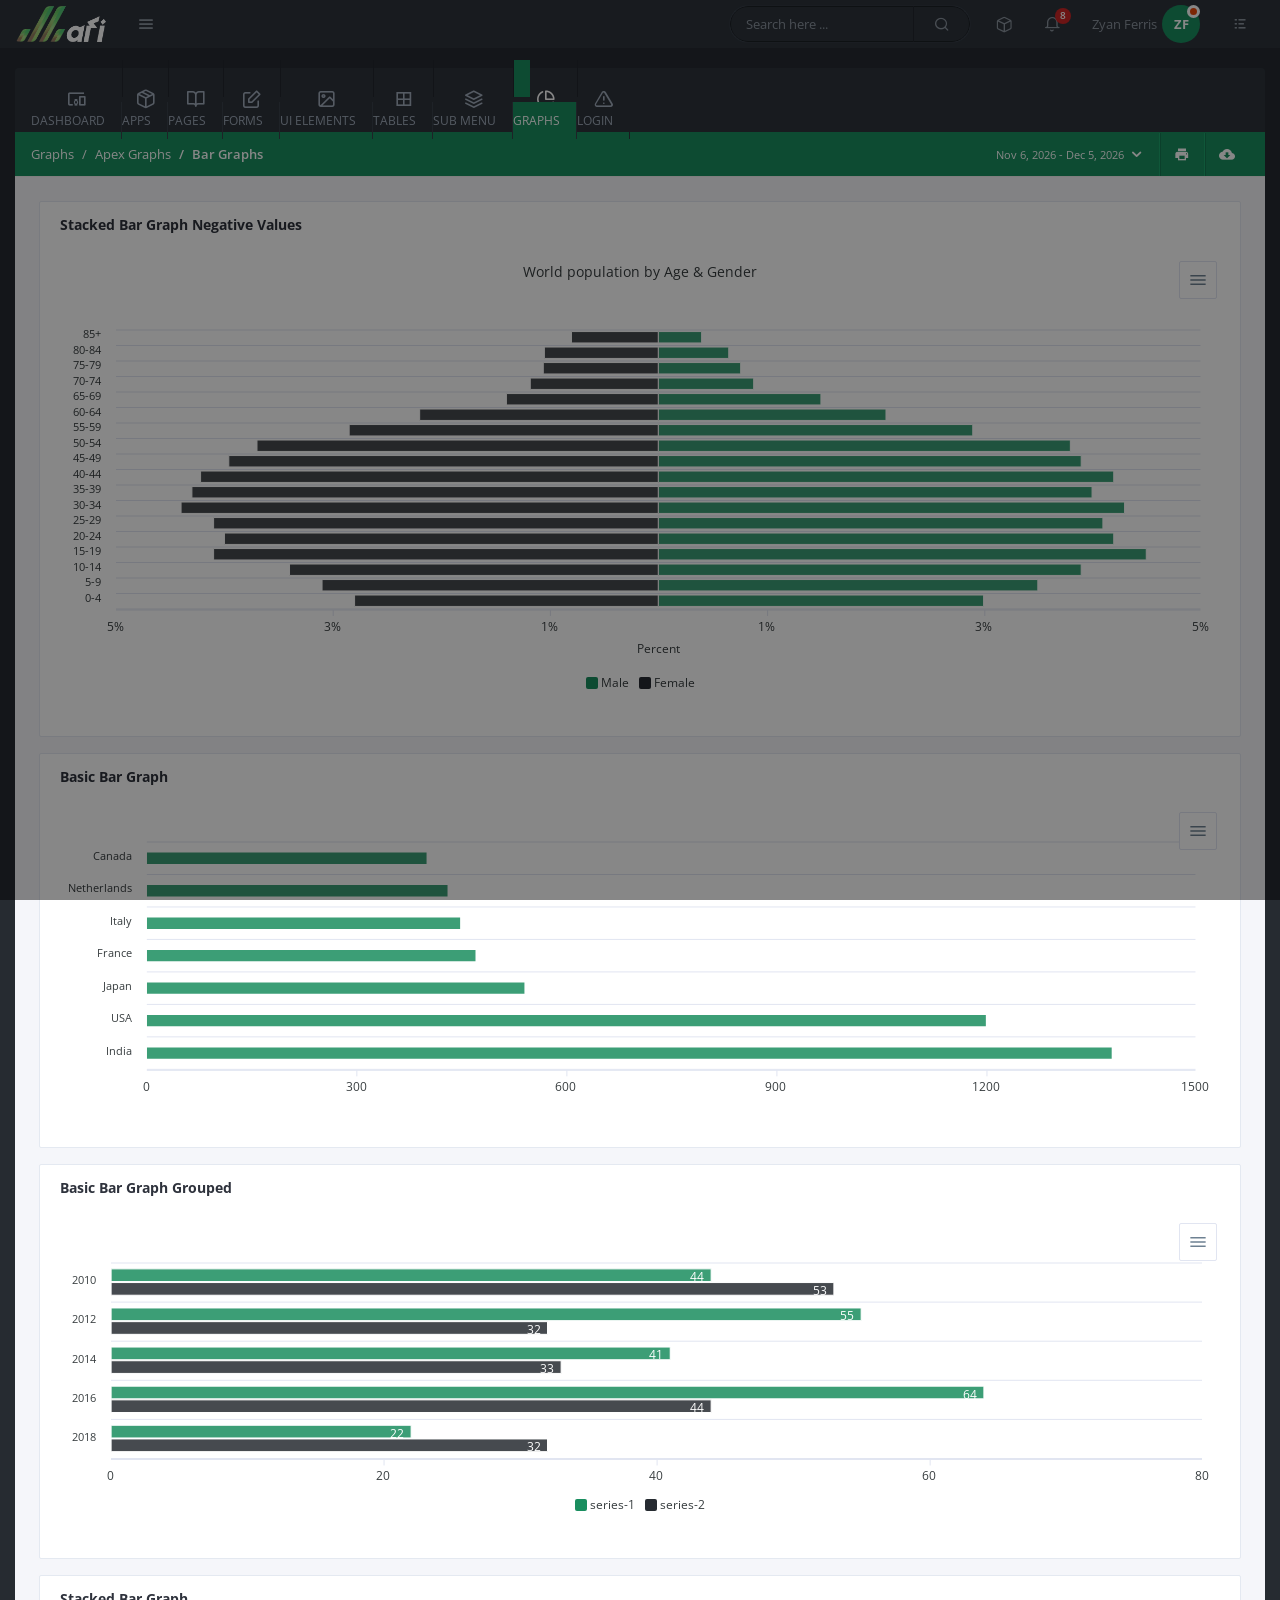
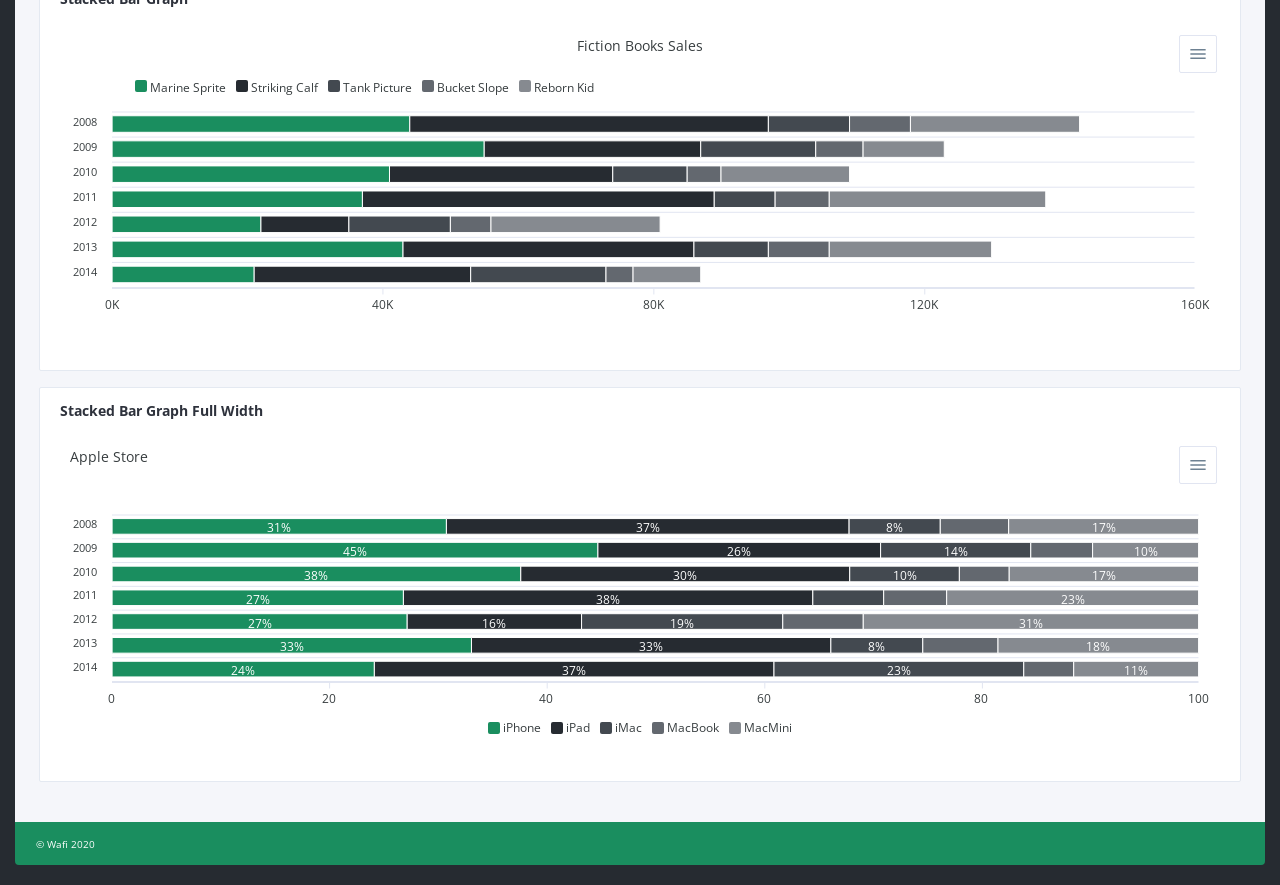
<file: bar-graphs.html>
<!doctype html>
<html lang="en">
	<head>
		<!-- Required meta tags -->
		<meta charset="utf-8">
		<meta name="viewport" content="width=device-width, initial-scale=1, shrink-to-fit=no">

		<!-- Meta -->
		<meta name="description" content="Responsive Bootstrap4 Dashboard Template">
		<meta name="author" content="ParkerThemes">
		<link rel="shortcut icon" href="img/fav.png" />

		<!-- Title -->
		<title>Wafi Admin Template - Apex Bar Graphs</title>


		<!-- *************
			************ Common Css Files *************
		************ -->
		<!-- Bootstrap css -->
		<link rel="stylesheet" href="css/bootstrap.min.css">

		<!-- Icomoon Font Icons css -->
		<link rel="stylesheet" href="fonts/style.css">
		
		<!-- Main css -->
		<link rel="stylesheet" href="css/main.css">


		<!-- *************
			************ Vendor Css Files *************
		************ -->
		<!-- DateRange css -->
		<link rel="stylesheet" href="vendor/daterange/daterange.css" />


	</head>
	<body>

		<!-- Loading starts -->
		<div id="loading-wrapper">
			<div class="spinner-border" role="status">
				<span class="sr-only">Loading...</span>
			</div>
		</div>
		<!-- Loading ends -->


		<!-- *************
			************ Header section start *************
		************* -->

		<!-- Header start -->
		<header class="header">
			<div class="logo-wrapper">
				<a href="index.html" class="logo">
					<img src="img/logo.png" alt="Wafi Admin Dashboard" />
				</a>
				<a href="#" class="quick-links-btn" data-toggle="tooltip" data-placement="right" title="" data-original-title="Quick Links">
					<i class="icon-menu1"></i>
				</a>
			</div>
			<div class="header-items">
				<!-- Custom search start -->
				<div class="custom-search">
					<input type="text" class="search-query" placeholder="Search here ...">
					<i class="icon-search1"></i>
				</div>
				<!-- Custom search end -->

				<!-- Header actions start -->
				<ul class="header-actions">
					<li class="dropdown">
						<a href="#" id="notifications" data-toggle="dropdown" aria-haspopup="true">
							<i class="icon-box"></i>
						</a>
						<div class="dropdown-menu dropdown-menu-right lrg" aria-labelledby="notifications">
							<div class="dropdown-menu-header">
								Tasks (05)
							</div>	
							<ul class="header-tasks">
								<li>
									<p>#48 - Dashboard UI<span>90%</span></p>
									<div class="progress">
										<div class="progress-bar bg-primary" role="progressbar" aria-valuenow="90" aria-valuemin="0" aria-valuemax="100" style="width: 90%">
											<span class="sr-only">90% Complete (success)</span>
										</div>
									</div>
								</li>
								<li>
									<p>#95 - Alignment Fix<span>60%</span></p>
									<div class="progress">
										<div class="progress-bar bg-primary" role="progressbar" aria-valuenow="60" aria-valuemin="0" aria-valuemax="100" style="width: 60%">
											<span class="sr-only">60% Complete (success)</span>
										</div>
									</div>
								</li>
								<li>
									<p>#7 - Broken Button<span>40%</span></p>
									<div class="progress">
										<div class="progress-bar bg-secondary" role="progressbar" aria-valuenow="40" aria-valuemin="0" aria-valuemax="100" style="width: 40%">
											<span class="sr-only">40% Complete (success)</span>
										</div>
									</div>
								</li>
							</ul>
						</div>
					</li>
					<li class="dropdown">
						<a href="#" id="notifications" data-toggle="dropdown" aria-haspopup="true">
							<i class="icon-bell"></i>
							<span class="count-label">8</span>
						</a>
						<div class="dropdown-menu dropdown-menu-right lrg" aria-labelledby="notifications">
							<div class="dropdown-menu-header">
								Notifications (40)
							</div>
							<ul class="header-notifications">
								<li>
									<a href="#">
										<div class="user-img away">
											<img src="img/user21.png" alt="User" />
										</div>
										<div class="details">
											<div class="user-title">Abbott</div>
											<div class="noti-details">Membership has been ended.</div>
											<div class="noti-date">Oct 20, 07:30 pm</div>
										</div>
									</a>
								</li>
								<li>
									<a href="#">
										<div class="user-img busy">
											<img src="img/user10.png" alt="User" />
										</div>
										<div class="details">
											<div class="user-title">Braxten</div>
											<div class="noti-details">Approved new design.</div>
											<div class="noti-date">Oct 10, 12:00 am</div>
										</div>
									</a>
								</li>
								<li>
									<a href="#">
										<div class="user-img online">
											<img src="img/user6.png" alt="User" />
										</div>
										<div class="details">
											<div class="user-title">Larkyn</div>
											<div class="noti-details">Check out every table in detail.</div>
											<div class="noti-date">Oct 15, 04:00 pm</div>
										</div>
									</a>
								</li>
							</ul>
						</div>
					</li>
					<li class="dropdown">
						<a href="#" id="userSettings" class="user-settings" data-toggle="dropdown" aria-haspopup="true">
							<span class="user-name">Zyan Ferris</span>
							<span class="avatar">ZF<span class="status busy"></span></span>
						</a>
						<div class="dropdown-menu dropdown-menu-right" aria-labelledby="userSettings">
							<div class="header-profile-actions">
								<div class="header-user-profile">
									<div class="header-user">
										<img src="img/user.png" alt="Admin Template" />
									</div>
									<h5>Zyan Ferris</h5>
									<p>Admin</p>
								</div>
								<a href="user-profile.html"><i class="icon-user1"></i> My Profile</a>
								<a href="account-settings.html"><i class="icon-settings1"></i> Account Settings</a>
								<a href="login.html"><i class="icon-log-out1"></i> Sign Out</a>
							</div>
						</div>
					</li>
					<li>
						<a href="#" class="quick-settings-btn" data-toggle="tooltip" data-placement="left" title="" data-original-title="Quick Settings">
							<i class="icon-list"></i>
						</a>
					</li>
				</ul>						
				<!-- Header actions end -->
			</div>
		</header>
		<!-- Header end -->

		<!-- Screen overlay start -->
		<div class="screen-overlay"></div>
		<!-- Screen overlay end -->

		<!-- Quicklinks box start -->
		<div class="quick-links-box">
			<div class="quick-links-header">
				Quick Links
				<a href="#" class="quick-links-box-close">
					<i class="icon-circle-with-cross"></i>
				</a>
			</div>

			<div class="quick-links-wrapper">
				<div class="fullHeight">
					<div class="quick-links-body">
						<div class="container-fluid p-0">
							<div class="row less-gutters">
								<div class="col-xl-6 col-lg-6 col-md-6 col-sm-6 col-12">
									<a href="documents.html" class="quick-tile blue">
										<i class="icon-file-text"></i>
										Documents
									</a>
								</div>
								<div class="col-xl-3 col-lg-3 col-md-3 col-sm-3 col-12">
									<a href="crm-dashboard.html" class="quick-tile secondary">
										<i class="icon-pie-chart1"></i>
										CRM
									</a>
								</div>
								<div class="col-xl-3 col-lg-3 col-md-3 col-sm-3 col-12">
									<a href="ecommerce-dashboard.html" class="quick-tile blue">
										<i class="icon-shopping-cart1"></i>
										Ecommerce
									</a>
								</div>
							</div>
							<div class="row less-gutters">
								<div class="col-xl-6 col-lg-6 col-md-6 col-sm-6 col-12">
									<a href="gallery2.html" class="quick-tile photos lg">
										Photos
									</a>
								</div>
								<div class="col-xl-3 col-lg-3 col-md-3 col-sm-3 col-12">
									<a href="tasks.html" class="quick-tile">
										<i class="icon-check-circle"></i>
										Tasks
									</a>
									<a href="calendar-external-draggable.html" class="quick-tile blue">
										<i class="icon-calendar1"></i>
										Events
									</a>
								</div>
								<div class="col-xl-3 col-lg-3 col-md-3 col-sm-3 col-12">
									<a href="chat.html" class="quick-tile blue">
										<i class="icon-message-circle"></i>
										Chat
									</a>
									<a href="default-layout.html" class="quick-tile">
										<i class="icon-grid"></i>
										Layout
									</a>
								</div>
							</div>
							<div class="row less-gutters">
								<div class="col-xl-3 col-lg-3 col-md-3 col-sm-3 col-12">
									<a href="custom-alerts.html" class="quick-tile secondary">
										<i class="icon-alert-triangle"></i>
										Alerts
									</a>
								</div>
								<div class="col-xl-3 col-lg-3 col-md-3 col-sm-3 col-12">
									<a href="google-maps.html" class="quick-tile blue">
										<i class="icon-map-pin"></i>
										Maps
									</a>
								</div>
								<div class="col-xl-3 col-lg-3 col-md-3 col-sm-3 col-12">
									<a href="https://www.gmail.com" target="_blank" class="quick-tile white">
										<i class="icon-drafts"></i>
										Gmail
									</a>
								</div>
								<div class="col-xl-3 col-lg-3 col-md-3 col-sm-3 col-12">
									<a href="https://www.youtube.com" target="_blank" class="quick-tile secondary">
										<i class="icon-youtube"></i>
										Youtube
									</a>
								</div>
							</div>
							<div class="row less-gutters">
								<div class="col-xl-3 col-lg-3 col-md-3 col-sm-3 col-12">
									<a href="user-profile.html" class="quick-tile">
										<i class="icon-account_circle"></i>
										Profile
									</a>
								</div>
								<div class="col-xl-3 col-lg-3 col-md-3 col-sm-3 col-12">
									<a href="contacts.html" class="quick-tile">
										<i class="icon-phone"></i>
										Contacts
									</a>
								</div>
								<div class="col-xl-3 col-lg-3 col-md-3 col-sm-3 col-12">
									<a href="account-settings.html" class="quick-tile">
										<i class="icon-settings1"></i>
										Settings
									</a>
								</div>
								<div class="col-xl-3 col-lg-3 col-md-3 col-sm-3 col-12">
									<a href="login.html" class="quick-tile">
										<i class="icon-lock2"></i>
										Logout
									</a>
								</div>
							</div>
						</div>
					</div>
				</div>
			</div>
		</div>
		<!-- Quicklinks box end -->

		<!-- Quick settings start -->
		<div class="quick-settings-box">
			<div class="quick-settings-header">
				<div class="date-container">Today <span class="date" id="today-date"></span></div>
				<a href="#" class="quick-settings-box-close">
					<i class="icon-circle-with-cross"></i>
				</a>
			</div>
			<div class="quick-settings-body">
				<div class="fullHeight">
					<div class="quick-setting-list">
						<h6 class="title">Events</h6>
						<ul class="list-items">
							<li>
								<div class="list-title">Product Launch</div>
								<div class="list-location">10:00 AM</div>
							</li>
							<li>
								<div class="list-title">Team Meeting</div>
								<div class="list-location">01:30 PM</div>
							</li>
							<li>
								<div class="list-title">Q&A Session</div>
								<div class="list-location">02:30 PM</div>
							</li>
						</ul>
					</div>
					<div class="quick-setting-list">
						<h6 class="title">Notes</h6>
						<ul class="list-items">
							<li>
								<div class="list-title">Refreshing the list</div>
								<div class="list-location">03:15 PM</div>
							</li>
							<li>
								<div class="list-title">Not able to click on button</div>
								<div class="list-location">03:18 PM</div>
							</li>
						</ul>
					</div>
					<div class="quick-setting-list">
						<h6 class="title">Quick Settings</h6>
						<ul class="set-priority-list">
							<li>
								<div class="custom-control custom-switch">
									<input type="checkbox" class="custom-control-input" checked id="systemUpdates">
									<label class="custom-control-label" for="systemUpdates">System Updates</label>
								</div>
							</li>
							<li>
								<div class="custom-control custom-switch">
									<input type="checkbox" class="custom-control-input" id="noti">
									<label class="custom-control-label" for="noti">Notifications</label>
								</div>
							</li>
						</ul>
					</div>
				</div>
			</div>
		</div>
		<!-- Quick settings end -->

		<!-- *************
			************ Header section end *************
		************* -->


		<div class="container-fluid">


			<!-- Navigation start -->
			<nav class="navbar navbar-expand-lg custom-navbar">
				<button class="navbar-toggler" type="button" data-toggle="collapse" data-target="#WafiAdminNavbar" aria-controls="WafiAdminNavbar" aria-expanded="false" aria-label="Toggle navigation">
					<span class="navbar-toggler-icon">
						<i></i>
						<i></i>
						<i></i>
					</span>
				</button>
				<div class="collapse navbar-collapse" id="WafiAdminNavbar">
					<ul class="navbar-nav">
						<li class="nav-item dropdown">
							<a class="nav-link dropdown-toggle" href="#" id="dashboardsDropdown" role="button" data-toggle="dropdown" aria-haspopup="true" aria-expanded="false">
								<i class="icon-devices_other nav-icon"></i>
								Dashboard
							</a>
							<ul class="dropdown-menu" aria-labelledby="dashboardsDropdown">
								<li>
									<a class="dropdown-item" href="index.html">Admin Dashboard</a>
								</li>
								<li>
									<a class="dropdown-item" href="project-dashboard.html">Project Management</a>
								</li>
								<li>
									<a class="dropdown-item" href="sales-dashboard.html">Sales Dashboard</a>
								</li>
								<li>
									<a class="dropdown-item" href="crm-dashboard.html">CRM Dashboard</a>
								</li>
								<li>
									<a class="dropdown-item" href="ecommerce-dashboard.html">Ecommerce Dashboard</a>
								</li>
								<li>
									<a class="dropdown-item" href="quick-dashboard.html">Quick Dashboard</a>
								</li>
								<li>
									<a class="dropdown-item" href="smart-dashboard.html">Smart Dashboard</a>
								</li>
								<li>
									<a class="dropdown-item" href="helpdesk-dashboard.html">Help Desk Dashboard</a>
								</li>
								<li>
									<a class="dropdown-toggle sub-nav-link" href="#" id="layoutsDropdown" role="button" data-toggle="dropdown" aria-haspopup="true" aria-expanded="false">
										Layouts
									</a>
									<ul class="dropdown-menu dropdown-menu-right" aria-labelledby="layoutsDropdown">
										<li>
											<a class="dropdown-item" href="default-layout.html">Default Layout</a>
										</li>
										<li>
											<a class="dropdown-item" href="default-layout-light.html">Light Color Layout</a>
										</li>
										<li>
											<a class="dropdown-item" href="fixed-layout.html">Fixed Layout</a>
										</li>
										<li>
											<a class="dropdown-item" href="boxed-layout.html">Boxed Layout</a>
										</li>
										<li>
											<a class="dropdown-item" href="card-options.html">Card Options</a>
										</li>
										<li>
											<a class="dropdown-item" href="drag-drop-cards.html">Drag and Drop Cards</a>
										</li>
									</ul>
								</li>
							</ul>
						</li>
						<li class="nav-item dropdown">
							<a class="nav-link dropdown-toggle" href="#" id="appsDropdown" role="button" data-toggle="dropdown" aria-haspopup="true" aria-expanded="false">
								<i class="icon-package nav-icon"></i>
								Apps
							</a>
							<ul class="dropdown-menu" aria-labelledby="appsDropdown">
								<li>
									<a class="dropdown-item" href="chat.html">Chat App</a>
								</li>
								<li>
									<a class="dropdown-item" href="tasks.html">Tasks App</a>
								</li>
								<li>
									<a class="dropdown-item" href="documents.html">Documents</a>
								</li>
								<li>
									<a class="dropdown-toggle sub-nav-link" href="#" id="calendarsDropdown" role="button" data-toggle="dropdown" aria-haspopup="true" aria-expanded="false">
										Calendars
									</a>
									<ul class="dropdown-menu dropdown-menu-right" aria-labelledby="calendarsDropdown">
										<li>
											<a class="dropdown-item" href="calendar.html">Daygrid View</a>
										</li>
										<li>
											<a class="dropdown-item" href="calendar-external-draggable.html">External Draggable</a>
										</li>
										<li>
											<a class="dropdown-item" href="calendar-google.html">Google Calendar</a>
										</li>
										<li>
											<a class="dropdown-item" href="calendar-list-view.html">List View</a>
										</li>
										<li>
											<a class="dropdown-item" href="calendar-selectable.html">Selectable</a>
										</li>
										<li>
											<a class="dropdown-item" href="calendar-week-numbers.html">Week Numbers</a>
										</li>
									</ul>
								</li>
								<li>
									<a class="dropdown-item" href="invoice.html">Invoice</a>
								</li>
								<li>
									<a class="dropdown-item" href="contacts.html">Contacts</a>
								</li>
								<li>
									<a class="dropdown-item" href="datepickers.html">Datepickers</a>
								</li>
								<li>
									<a class="dropdown-item" href="comments.html">Comments</a>
								</li>
								<li>
									<a class="dropdown-item" href="timeline.html">Timeline</a>
								</li>
							</ul>
						</li>
						<li class="nav-item dropdown">
							<a class="nav-link dropdown-toggle" href="#" id="pagesDropdown" role="button" data-toggle="dropdown" aria-haspopup="true" aria-expanded="false">
								<i class="icon-book-open nav-icon"></i>
								Pages
							</a>
							<ul class="dropdown-menu" aria-labelledby="pagesDropdown">
								<li>
									<a class="dropdown-item" href="user-profile.html">User Profile</a>
								</li>
								<li>
									<a class="dropdown-item" href="cards.html">Cards</a>
								</li>
								<li>
									<a class="dropdown-item" href="pricing.html">Pricing Plans</a>
								</li>
								<li>
									<a class="dropdown-item" href="faq.html">Faq</a>
								</li>
								<li>
									<a class="dropdown-item" href="search-results.html">Search Results</a>
								</li>
								<li>
									<a class="dropdown-item" href="blog.html">Blog</a>
								</li>
								<li>
									<a class="dropdown-item" href="account-settings.html">Account Settings</a>
								</li>
								<li>
									<a class="dropdown-toggle sub-nav-link" href="#" id="customGallery" role="button" data-toggle="dropdown" aria-haspopup="true" aria-expanded="false">
										Gallery
									</a>
									<ul class="dropdown-menu dropdown-menu-right" aria-labelledby="customGallery">
										<li>
											<a class="dropdown-item" href="gallery.html">Gallery Slider</a>
										</li>
										<li>
											<a class="dropdown-item" href="gallery2.html">Gallery Thumbnail</a>
										</li>
										<li>
											<a class="dropdown-item" href="gallery3.html">Gallery Hover</a>
										</li>
									</ul>
								</li>
								<li>
									<a class="dropdown-item" href="icons.html">Icons</a>
								</li>
								<li>
									<a class="dropdown-item" href="typography.html">Typography</a>
								</li>
							</ul>
						</li>
						<li class="nav-item dropdown">
							<a class="nav-link dropdown-toggle" href="#" id="formsDropdown" role="button" data-toggle="dropdown" aria-haspopup="true" aria-expanded="false">
								<i class="icon-edit1 nav-icon"></i>
								Forms
							</a>
							<ul class="dropdown-menu" aria-labelledby="formsDropdown">
								<li>
									<a class="dropdown-item" href="wizard.html">Wizards</a>
								</li>
								<li>
									<a class="dropdown-item" href="bs-select.html">BS Select</a>
								</li>
								<li>
									<a class="dropdown-item" href="input-tags.html">Input Tags</a>
								</li>
								<li>
									<a class="dropdown-item" href="input-masks.html">Input Mask</a>
								</li>
								<li>
									<a class="dropdown-toggle sub-nav-link" href="#" id="customDropdown" role="button" data-toggle="dropdown" aria-haspopup="true" aria-expanded="false">
										Custom Forms
									</a>
									<ul class="dropdown-menu dropdown-menu-right" aria-labelledby="customDropdown">
										<li>
											<a class="dropdown-item" href="contact.html">Contact Form</a>
										</li>
										<li>
											<a class="dropdown-item" href="contact2.html">Contact Form #2</a>
										</li>
										<li>
											<a class="dropdown-item" href="contact3.html">Contact Form #3</a>
										</li>
										<li>
											<a class="dropdown-item" href="contact4.html">Contact Form #4</a>
										</li>
									</ul>
								</li>
								<li>
									<a class="dropdown-item" href="form-inputs.html">Form Inputs</a>
								</li>
								<li>
									<a class="dropdown-item" href="input-groups.html">Input Groups</a>
								</li>
								<li>
									<a class="dropdown-item" href="check-radio.html">Check Boxes</a>
								</li>
								<li>
									<a class="dropdown-item" href="range-sliders.html">Range Sliders</a>
								</li>
								<li>
									<a class="dropdown-item" href="editor.html">Editor</a>
								</li>
							</ul>
						</li>
						<li class="nav-item dropdown">
							<a class="nav-link dropdown-toggle" href="#" id="uiElementsDropdown" role="button" data-toggle="dropdown" aria-haspopup="true" aria-expanded="false">
								<i class="icon-image nav-icon"></i>
								UI Elements
							</a>
							<ul class="dropdown-menu" aria-labelledby="uiElementsDropdown">
								<li>
									<a class="dropdown-toggle sub-nav-link" href="#" id="buttonsDropdown" role="button" data-toggle="dropdown" aria-haspopup="true" aria-expanded="false">
										Buttons
									</a>
									<ul class="dropdown-menu dropdown-menu-right" aria-labelledby="buttonsDropdown">
										<li>
											<a class="dropdown-item" href="buttons.html">Buttons</a>
										</li>
										<li>
											<a class="dropdown-item" href="button-groups.html">Button Groups</a>
										</li>
										<li>
											<a class="dropdown-item" href="dropdowns.html">Dropdowns</a>
										</li>
									</ul>
								</li>
								<li>
									<a class="dropdown-toggle sub-nav-link" href="#" id="navsDropdown" role="button" data-toggle="dropdown" aria-haspopup="true" aria-expanded="false">
										Navbars
									</a>
									<ul class="dropdown-menu dropdown-menu-right" aria-labelledby="navsDropdown">
										<li>
											<a class="dropdown-item" href="nav.html">Nav</a>
										</li>
										<li>
											<a class="dropdown-item" href="tabs.html">Tabs</a>
										</li>
									</ul>
								</li>
								<li>
									<a class="dropdown-toggle sub-nav-link" href="#" id="componentsDropdown" role="button" data-toggle="dropdown" aria-haspopup="true" aria-expanded="false">
										Components
									</a>
									<ul class="dropdown-menu dropdown-menu-right" aria-labelledby="componentsDropdown">
										<li>
											<a class="dropdown-item" href="jumbotron.html">Jumbotron</a>
										</li>
										<li>
											<a class="dropdown-item" href="labels-badges.html">Labels &amp; Badges</a>
										</li>
										<li>
											<a class="dropdown-item" href="list-items.html">List Items</a>
										</li>
										<li>
											<a class="dropdown-item" href="pagination.html">Paginations</a>
										</li>
										<li>
											<a class="dropdown-item" href="progress.html">Progress Bars</a>
										</li>
										<li>
											<a class="dropdown-item" href="pills.html">Pills</a>
										</li>
										<li>
											<a class="dropdown-item" href="spinners.html">Spinners</a>
										</li>
									</ul>
								</li>
								<li>
									<a class="dropdown-toggle sub-nav-link" href="#" id="gridDropdown" role="button" data-toggle="dropdown" aria-haspopup="true" aria-expanded="false">
										Grid
									</a>
									<ul class="dropdown-menu dropdown-menu-right" aria-labelledby="gridDropdown">
										<li>
											<a class="dropdown-item" href="grid.html">Grid</a>
										</li>
										<li>
											<a class="dropdown-item" href="grid-doc.html">Grid Doc</a>
										</li>
									</ul>
								</li>
								<li>
									<a class="dropdown-toggle sub-nav-link" href="#" id="imagesDropdown" role="button" data-toggle="dropdown" aria-haspopup="true" aria-expanded="false">
										Images
									</a>
									<ul class="dropdown-menu dropdown-menu-right" aria-labelledby="imagesDropdown">
										<li>
											<a class="dropdown-item" href="avatars.html">Avatars</a>
										</li>
										<li>
											<a class="dropdown-item" href="media-objects.html">Media Objects</a>
										</li>
										<li>
											<a class="dropdown-item" href="images.html">Thumbnails</a>
										</li>
										<li>
											<a class="dropdown-item" href="text-avatars.html">Text Avatars</a>
										</li>
									</ul>
								</li>
								<li>
									<a class="dropdown-toggle sub-nav-link" href="#" id="accordionsDropdown" role="button" data-toggle="dropdown" aria-haspopup="true" aria-expanded="false">
										Accordions
									</a>
									<ul class="dropdown-menu dropdown-menu-right" aria-labelledby="accordionsDropdown">
										<li>
											<a class="dropdown-item" href="accordion.html">Accordion</a>
										</li>
										<li>
											<a class="dropdown-item" href="accordion-icons.html">Accordion Icons</a>
										</li>
										<li>
											<a class="dropdown-item" href="accordion-arrows.html">Accordion Arrows</a>
										</li>
										<li>
											<a class="dropdown-item" href="accordion-lg.html">Accordion Large</a>
										</li>
									</ul>
								</li>
								<li>
									<a class="dropdown-toggle sub-nav-link" href="#" id="alertDropdown" role="button" data-toggle="dropdown" aria-haspopup="true" aria-expanded="false">
										Notifications
									</a>
									<ul class="dropdown-menu dropdown-menu-right" aria-labelledby="alertDropdown">
										<li>
											<a class="dropdown-item" href="bootstrap-alerts.html">Default Alerts</a>
										</li>
										<li>
											<a class="dropdown-item" href="custom-alerts.html">Custom Alerts</a>
										</li>
										<li>
											<a class="dropdown-item" href="toasts.html">Toasts</a>
										</li>
									</ul>
								</li>
								<li>
									<a class="dropdown-item" href="carousel.html">Carousels</a>
								</li>
								<li>
									<a class="dropdown-item" href="modals.html">Modals</a>
								</li>
								<li>
									<a class="dropdown-item" href="popovers-tooltips.html">Tooltips</a>
								</li>
							</ul>
						</li>
						<li class="nav-item dropdown">
							<a class="nav-link dropdown-toggle" href="#" id="tablesDropdown" role="button" data-toggle="dropdown" aria-haspopup="true" aria-expanded="false">
								<i class="icon-border_all nav-icon"></i>
								Tables
							</a>
							<ul class="dropdown-menu" aria-labelledby="tablesDropdown">
								<li>
									<a class="dropdown-item" href="custom-tables.html">Custom Tables</a>
								</li>
								<li>
									<a class="dropdown-item" href="default-table.html">Default Table</a>
								</li>
								<li>
									<a class="dropdown-item" href="table-bordered.html">Table Bordered</a>
								</li>
								<li>
									<a class="dropdown-item" href="table-hover.html">Table Hover</a>
								</li>
								<li>
									<a class="dropdown-item" href="table-striped.html">Table Striped</a>
								</li>
								<li>
									<a class="dropdown-item" href="table-small.html">Table Small</a>
								</li>
								<li>
									<a class="dropdown-item" href="table-colors.html">Table Colors</a>
								</li>
								<li>
									<a class="dropdown-item" href="data-tables.html">Data Tables</a>
								</li>
							</ul>
						</li>
						<li class="nav-item dropdown">
							<a class="nav-link dropdown-toggle" href="#" id="layoutsDropdown" role="button" data-toggle="dropdown" aria-haspopup="true" aria-expanded="false">
								<i class="icon-layers2 nav-icon"></i>
								Sub menu
							</a>
							<ul class="dropdown-menu dropdown-menu-right" aria-labelledby="layoutsDropdown">
								<li>
									<a class="dropdown-toggle sub-nav-link" href="#" id="submenuDropdown" role="button" data-toggle="dropdown" aria-haspopup="true" aria-expanded="false">
										Opens Right
									</a>
									<ul class="dropdown-menu dropdown-menu-right" aria-labelledby="submenuDropdown">
										<li>
											<a class="dropdown-item" href="chat.html">Submenu 1</a>
										</li>
										<li>
											<a class="dropdown-item" href="icons.html">Submenu 2</a>
										</li>
									</ul>
								</li>
								<li class="open-left">
									<a class="dropdown-toggle sub-nav-link" href="#" id="submenuLeftDropdown" role="button" data-toggle="dropdown" aria-haspopup="true" aria-expanded="false">
										Opens Left
									</a>
									<ul class="dropdown-menu" aria-labelledby="submenuLeftDropdown">
										<li>
											<a class="dropdown-item" href="chat.html">Submenu 1</a>
										</li>
										<li>
											<a class="dropdown-item" href="icons.html">Submenu 2</a>
										</li>
									</ul>
								</li>
							</ul>
						</li>
						<li class="nav-item dropdown">
							<a class="nav-link active-page dropdown-toggle" href="#" id="graphsDropdown" role="button" data-toggle="dropdown" aria-haspopup="true" aria-expanded="false">
								<i class="icon-pie-chart1 nav-icon"></i>
								Graphs
							</a>
							<ul class="dropdown-menu dropdown-menu-right" aria-labelledby="graphsDropdown">
								<li class="open-left">
									<a class="dropdown-toggle sub-nav-link active-page" href="#" id="apexDropdown" role="button" data-toggle="dropdown" aria-haspopup="true" aria-expanded="false">
										Apex Graphs
									</a>
									<ul class="dropdown-menu" aria-labelledby="apexDropdown">
										<li>
											<a class="dropdown-item" href="area-graphs.html">Area Charts</a>
										</li>
										<li>
											<a class="dropdown-item" href="bubble.html">Bubble Graphs</a>
										</li>
										<li>
											<a class="dropdown-item active-page" href="bar-graphs.html">Bar Charts</a>
										</li>
										<li>
											<a class="dropdown-item" href="candlestick.html">Candlestick</a>
										</li>
										<li>
											<a class="dropdown-item" href="column-graphs.html">Column Charts</a>
										</li>
										<li>
											<a class="dropdown-item" href="donut-graphs.html">Donut Charts</a>
										</li>
										<li>
											<a class="dropdown-item" href="line-graphs.html">Line Charts</a>
										</li>
										<li>
											<a class="dropdown-item" href="mixed-graphs.html">Mixed Charts</a>
										</li>
										<li>
											<a class="dropdown-item" href="pie-graphs.html">Pie Charts</a>
										</li>
										<li>
											<a class="dropdown-item" href="radial-chart.html">Radial Graph</a>
										</li>
									</ul>
								</li>
								<li>
									<a class="dropdown-item" href="morris-graphs.html">Morris Graphs</a>
								</li>
								<li>
									<a class="dropdown-item" href="flot-graphs.html">Flot Graphs</a>
								</li>
								<li>
									<a class="dropdown-item" href="c3-graphs.html">C3 Graphs</a>
								</li>
								<li class="open-left">
									<a class="dropdown-toggle sub-nav-link" href="#" id="mapsDropdown" role="button" data-toggle="dropdown" aria-haspopup="true" aria-expanded="false">
										Vector Maps
									</a>
									<ul class="dropdown-menu" aria-labelledby="mapsDropdown">
										<li>
											<a class="dropdown-item" href="vector-maps.html">Vector Maps</a>
										</li>
										<li>
											<a class="dropdown-item" href="google-maps.html">Google Maps</a>
										</li>
									</ul>
								</li>
							</ul>
						</li>
						<li class="nav-item dropdown">
							<a class="nav-link dropdown-toggle" href="#" id="loginDropdown" role="button" data-toggle="dropdown" aria-haspopup="true" aria-expanded="false">
								<i class="icon-alert-triangle nav-icon"></i>
								Login
							</a>
							<ul class="dropdown-menu dropdown-menu-right" aria-labelledby="loginDropdown">
								<li>
									<a class="dropdown-item" href="login.html">Login</a>
								</li>
								<li>
									<a class="dropdown-item" href="signup.html">Signup</a>
								</li>
								<li>
									<a class="dropdown-item" href="forgot-pwd.html">Forgot Password</a>
								</li>
								<li class="open-left">
									<a class="dropdown-toggle sub-nav-link" href="#" id="subscribeDropdown" role="button" data-toggle="dropdown" aria-haspopup="true" aria-expanded="false">
										Subscribe
									</a>
									<ul class="dropdown-menu" aria-labelledby="subscribeDropdown">
										<li>
											<a class="dropdown-item" href="subscribe.html">Subscribe</a>
										</li>
										<li>
											<a class="dropdown-item" href="subscribe2.html">Subscribe 2</a>
										</li>
									</ul>
								</li>
								<li class="open-left">
									<a class="dropdown-toggle sub-nav-link" href="#" id="errorDropdown" role="button" data-toggle="dropdown" aria-haspopup="true" aria-expanded="false">
										Error Pages
									</a>
									<ul class="dropdown-menu" aria-labelledby="errorDropdown">
										<li>
											<a class="dropdown-item" href="error.html">404</a>
										</li>
										<li>
											<a class="dropdown-item" href="error2.html">505</a>
										</li>
									</ul>
								</li>
							</ul>
						</li>
					</ul>
				</div>
			</nav>
			<!-- Navigation end -->


			<!-- *************
				************ Main container start *************
			************* -->
			<div class="main-container">


				<!-- Page header start -->
				<div class="page-header">
					<ol class="breadcrumb">
						<li class="breadcrumb-item">Graphs</li>
						<li class="breadcrumb-item">Apex Graphs</li>
						<li class="breadcrumb-item active">Bar Graphs</li>
					</ol>

					<ul class="app-actions">
						<li>
							<a href="#" id="reportrange">
								<span class="range-text"></span>
								<i class="icon-chevron-down"></i>	
							</a>
						</li>
						<li>
							<a href="#" data-toggle="tooltip" data-placement="top" title="" data-original-title="Print">
								<i class="icon-print"></i>
							</a>
						</li>
						<li>
							<a href="#" data-toggle="tooltip" data-placement="top" title="" data-original-title="Download CSV">
								<i class="icon-cloud_download"></i>
							</a>
						</li>
					</ul>
				</div>
				<!-- Page header end -->


				<!-- Content wrapper start -->
				<div class="content-wrapper">

					<!-- Row start -->
					<div class="row gutters">
						<div class="col-lg-12 col-md-12 col-sm-12 col-xs-12">
							

							<div class="card">
								<div class="card-header">
									<div class="card-title">Stacked Bar Graph Negative Values</div>
								</div>
								<div class="card-body">
									<div id="basic-bar-negative-values"></div>
								</div>
							</div>


							<div class="card">
								<div class="card-header">
									<div class="card-title">Basic Bar Graph</div>
								</div>
								<div class="card-body">
									<div id="basic-bar-graph" class="primary-graph"></div>
								</div>
							</div>


							<div class="card">
								<div class="card-header">
									<div class="card-title">Basic Bar Graph Grouped</div>
								</div>
								<div class="card-body">
									<div id="basic-bar-graph-grouped"></div>
								</div>
							</div>


							<div class="card">
								<div class="card-header">
									<div class="card-title">Stacked Bar Graph</div>
								</div>
								<div class="card-body">
									<div id="basic-bar-stack-graph"></div>
								</div>
							</div>


							<div class="card">
								<div class="card-header">
									<div class="card-title">Stacked Bar Graph Full Width</div>
								</div>
								<div class="card-body">
									<div id="basic-bar-stack-graph-full-width"></div>
								</div>
							</div>

						</div>
					</div>
					<!-- Row end -->

				</div>
				<!-- Content wrapper end -->


			</div>
			<!-- *************
				************ Main container end *************
			************* -->

			<!-- Footer start -->
			<footer class="main-footer">© Wafi 2020</footer>
			<!-- Footer end -->
			
		</div>

		<!-- *************
			************ Required JavaScript Files *************
		************* -->
		<!-- Required jQuery first, then Bootstrap Bundle JS -->
		<script src="js/jquery.min.js"></script>
		<script src="js/bootstrap.bundle.min.js"></script>
		<script src="js/moment.js"></script>


		<!-- *************
			************ Vendor Js Files *************
		************* -->
		<!-- Slimscroll JS -->
		<script src="vendor/slimscroll/slimscroll.min.js"></script>
		<script src="vendor/slimscroll/custom-scrollbar.js"></script>

		<!-- Daterange -->
		<script src="vendor/daterange/daterange.js"></script>
		<script src="vendor/daterange/custom-daterange.js"></script>

		<!-- Apex Charts -->
		<script src="vendor/apex/apexcharts.min.js"></script>
		<script src="vendor/apex/examples/bar/basic-bar-graph.js"></script>
		<script src="vendor/apex/examples/bar/basic-bar-graph-grouped.js"></script>
		<script src="vendor/apex/examples/bar/basic-bar-stack-graph.js"></script>
		<script src="vendor/apex/examples/bar/basic-bar-stack-graph-full-width.js"></script>
		<script src="vendor/apex/examples/bar/basic-bar-negative-values.js"></script>

		<!-- Main Js Required -->
		<script src="js/main.js"></script>

	</body>
</html>
</file>
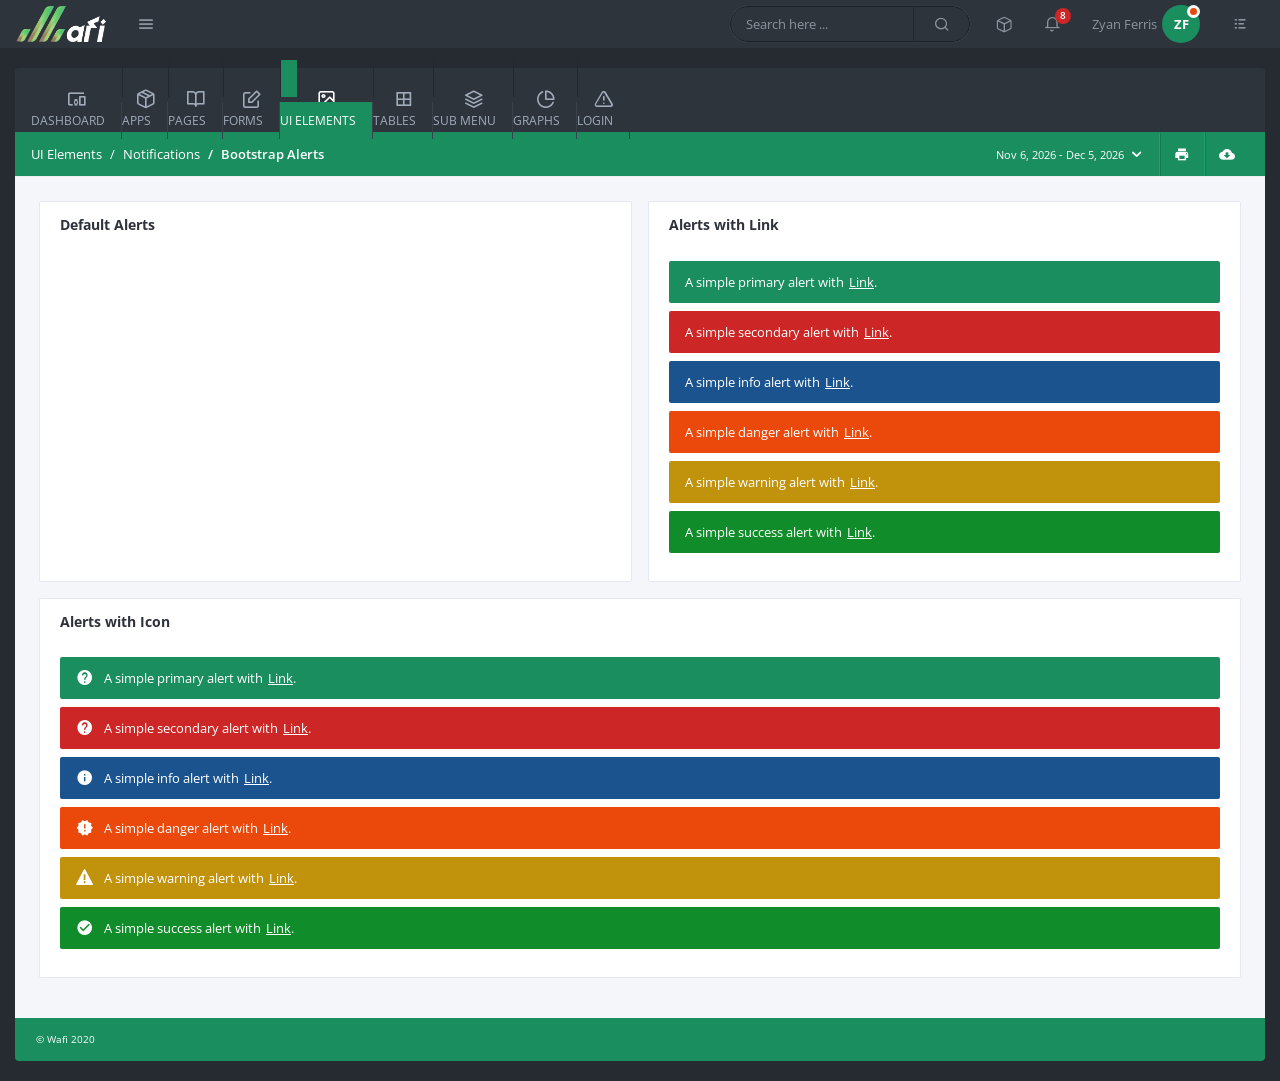
<file: bootstrap-alerts.html>
<!doctype html>
<html lang="en">
	<head>
		<!-- Required meta tags -->
		<meta charset="utf-8">
		<meta name="viewport" content="width=device-width, initial-scale=1, shrink-to-fit=no">

		<!-- Meta -->
		<meta name="description" content="Responsive Bootstrap4 Dashboard Template">
		<meta name="author" content="ParkerThemes">
		<link rel="shortcut icon" href="img/fav.png" />

		<!-- Title -->
		<title>Wafi Admin Template - Bootstrap Alerts</title>


		<!-- *************
			************ Common Css Files *************
		************ -->
		<!-- Bootstrap css -->
		<link rel="stylesheet" href="css/bootstrap.min.css">

		<!-- Icomoon Font Icons css -->
		<link rel="stylesheet" href="fonts/style.css">
		
		<!-- Main css -->
		<link rel="stylesheet" href="css/main.css">


		<!-- *************
			************ Vendor Css Files *************
		************ -->
		<!-- DateRange css -->
		<link rel="stylesheet" href="vendor/daterange/daterange.css" />


	</head>
	<body>

		<!-- *************
			************ Header section start *************
		************* -->

		<!-- Header start -->
		<header class="header">
			<div class="logo-wrapper">
				<a href="index.html" class="logo">
					<img src="img/logo.png" alt="Wafi Admin Dashboard" />
				</a>
				<a href="#" class="quick-links-btn" data-toggle="tooltip" data-placement="right" title="" data-original-title="Quick Links">
					<i class="icon-menu1"></i>
				</a>
			</div>
			<div class="header-items">
				<!-- Custom search start -->
				<div class="custom-search">
					<input type="text" class="search-query" placeholder="Search here ...">
					<i class="icon-search1"></i>
				</div>
				<!-- Custom search end -->

				<!-- Header actions start -->
				<ul class="header-actions">
					<li class="dropdown">
						<a href="#" id="notifications" data-toggle="dropdown" aria-haspopup="true">
							<i class="icon-box"></i>
						</a>
						<div class="dropdown-menu dropdown-menu-right lrg" aria-labelledby="notifications">
							<div class="dropdown-menu-header">
								Tasks (05)
							</div>	
							<ul class="header-tasks">
								<li>
									<p>#48 - Dashboard UI<span>90%</span></p>
									<div class="progress">
										<div class="progress-bar bg-primary" role="progressbar" aria-valuenow="90" aria-valuemin="0" aria-valuemax="100" style="width: 90%">
											<span class="sr-only">90% Complete (success)</span>
										</div>
									</div>
								</li>
								<li>
									<p>#95 - Alignment Fix<span>60%</span></p>
									<div class="progress">
										<div class="progress-bar bg-primary" role="progressbar" aria-valuenow="60" aria-valuemin="0" aria-valuemax="100" style="width: 60%">
											<span class="sr-only">60% Complete (success)</span>
										</div>
									</div>
								</li>
								<li>
									<p>#7 - Broken Button<span>40%</span></p>
									<div class="progress">
										<div class="progress-bar bg-secondary" role="progressbar" aria-valuenow="40" aria-valuemin="0" aria-valuemax="100" style="width: 40%">
											<span class="sr-only">40% Complete (success)</span>
										</div>
									</div>
								</li>
							</ul>
						</div>
					</li>
					<li class="dropdown">
						<a href="#" id="notifications" data-toggle="dropdown" aria-haspopup="true">
							<i class="icon-bell"></i>
							<span class="count-label">8</span>
						</a>
						<div class="dropdown-menu dropdown-menu-right lrg" aria-labelledby="notifications">
							<div class="dropdown-menu-header">
								Notifications (40)
							</div>
							<ul class="header-notifications">
								<li>
									<a href="#">
										<div class="user-img away">
											<img src="img/user21.png" alt="User" />
										</div>
										<div class="details">
											<div class="user-title">Abbott</div>
											<div class="noti-details">Membership has been ended.</div>
											<div class="noti-date">Oct 20, 07:30 pm</div>
										</div>
									</a>
								</li>
								<li>
									<a href="#">
										<div class="user-img busy">
											<img src="img/user10.png" alt="User" />
										</div>
										<div class="details">
											<div class="user-title">Braxten</div>
											<div class="noti-details">Approved new design.</div>
											<div class="noti-date">Oct 10, 12:00 am</div>
										</div>
									</a>
								</li>
								<li>
									<a href="#">
										<div class="user-img online">
											<img src="img/user6.png" alt="User" />
										</div>
										<div class="details">
											<div class="user-title">Larkyn</div>
											<div class="noti-details">Check out every table in detail.</div>
											<div class="noti-date">Oct 15, 04:00 pm</div>
										</div>
									</a>
								</li>
							</ul>
						</div>
					</li>
					<li class="dropdown">
						<a href="#" id="userSettings" class="user-settings" data-toggle="dropdown" aria-haspopup="true">
							<span class="user-name">Zyan Ferris</span>
							<span class="avatar">ZF<span class="status busy"></span></span>
						</a>
						<div class="dropdown-menu dropdown-menu-right" aria-labelledby="userSettings">
							<div class="header-profile-actions">
								<div class="header-user-profile">
									<div class="header-user">
										<img src="img/user.png" alt="Admin Template" />
									</div>
									<h5>Zyan Ferris</h5>
									<p>Admin</p>
								</div>
								<a href="user-profile.html"><i class="icon-user1"></i> My Profile</a>
								<a href="account-settings.html"><i class="icon-settings1"></i> Account Settings</a>
								<a href="login.html"><i class="icon-log-out1"></i> Sign Out</a>
							</div>
						</div>
					</li>
					<li>
						<a href="#" class="quick-settings-btn" data-toggle="tooltip" data-placement="left" title="" data-original-title="Quick Settings">
							<i class="icon-list"></i>
						</a>
					</li>
				</ul>						
				<!-- Header actions end -->
			</div>
		</header>
		<!-- Header end -->

		<!-- Screen overlay start -->
		<div class="screen-overlay"></div>
		<!-- Screen overlay end -->

		<!-- Quicklinks box start -->
		<div class="quick-links-box">
			<div class="quick-links-header">
				Quick Links
				<a href="#" class="quick-links-box-close">
					<i class="icon-circle-with-cross"></i>
				</a>
			</div>

			<div class="quick-links-wrapper">
				<div class="fullHeight">
					<div class="quick-links-body">
						<div class="container-fluid p-0">
							<div class="row less-gutters">
								<div class="col-xl-6 col-lg-6 col-md-6 col-sm-6 col-12">
									<a href="documents.html" class="quick-tile blue">
										<i class="icon-file-text"></i>
										Documents
									</a>
								</div>
								<div class="col-xl-3 col-lg-3 col-md-3 col-sm-3 col-12">
									<a href="crm-dashboard.html" class="quick-tile secondary">
										<i class="icon-pie-chart1"></i>
										CRM
									</a>
								</div>
								<div class="col-xl-3 col-lg-3 col-md-3 col-sm-3 col-12">
									<a href="ecommerce-dashboard.html" class="quick-tile blue">
										<i class="icon-shopping-cart1"></i>
										Ecommerce
									</a>
								</div>
							</div>
							<div class="row less-gutters">
								<div class="col-xl-6 col-lg-6 col-md-6 col-sm-6 col-12">
									<a href="gallery2.html" class="quick-tile photos lg">
										Photos
									</a>
								</div>
								<div class="col-xl-3 col-lg-3 col-md-3 col-sm-3 col-12">
									<a href="tasks.html" class="quick-tile">
										<i class="icon-check-circle"></i>
										Tasks
									</a>
									<a href="calendar-external-draggable.html" class="quick-tile blue">
										<i class="icon-calendar1"></i>
										Events
									</a>
								</div>
								<div class="col-xl-3 col-lg-3 col-md-3 col-sm-3 col-12">
									<a href="chat.html" class="quick-tile blue">
										<i class="icon-message-circle"></i>
										Chat
									</a>
									<a href="default-layout.html" class="quick-tile">
										<i class="icon-grid"></i>
										Layout
									</a>
								</div>
							</div>
							<div class="row less-gutters">
								<div class="col-xl-3 col-lg-3 col-md-3 col-sm-3 col-12">
									<a href="custom-alerts.html" class="quick-tile secondary">
										<i class="icon-alert-triangle"></i>
										Alerts
									</a>
								</div>
								<div class="col-xl-3 col-lg-3 col-md-3 col-sm-3 col-12">
									<a href="google-maps.html" class="quick-tile blue">
										<i class="icon-map-pin"></i>
										Maps
									</a>
								</div>
								<div class="col-xl-3 col-lg-3 col-md-3 col-sm-3 col-12">
									<a href="https://www.gmail.com" target="_blank" class="quick-tile white">
										<i class="icon-drafts"></i>
										Gmail
									</a>
								</div>
								<div class="col-xl-3 col-lg-3 col-md-3 col-sm-3 col-12">
									<a href="https://www.youtube.com" target="_blank" class="quick-tile secondary">
										<i class="icon-youtube"></i>
										Youtube
									</a>
								</div>
							</div>
							<div class="row less-gutters">
								<div class="col-xl-3 col-lg-3 col-md-3 col-sm-3 col-12">
									<a href="user-profile.html" class="quick-tile">
										<i class="icon-account_circle"></i>
										Profile
									</a>
								</div>
								<div class="col-xl-3 col-lg-3 col-md-3 col-sm-3 col-12">
									<a href="contacts.html" class="quick-tile">
										<i class="icon-phone"></i>
										Contacts
									</a>
								</div>
								<div class="col-xl-3 col-lg-3 col-md-3 col-sm-3 col-12">
									<a href="account-settings.html" class="quick-tile">
										<i class="icon-settings1"></i>
										Settings
									</a>
								</div>
								<div class="col-xl-3 col-lg-3 col-md-3 col-sm-3 col-12">
									<a href="login.html" class="quick-tile">
										<i class="icon-lock2"></i>
										Logout
									</a>
								</div>
							</div>
						</div>
					</div>
				</div>
			</div>
		</div>
		<!-- Quicklinks box end -->

		<!-- Quick settings start -->
		<div class="quick-settings-box">
			<div class="quick-settings-header">
				<div class="date-container">Today <span class="date" id="today-date"></span></div>
				<a href="#" class="quick-settings-box-close">
					<i class="icon-circle-with-cross"></i>
				</a>
			</div>
			<div class="quick-settings-body">
				<div class="fullHeight">
					<div class="quick-setting-list">
						<h6 class="title">Events</h6>
						<ul class="list-items">
							<li>
								<div class="list-title">Product Launch</div>
								<div class="list-location">10:00 AM</div>
							</li>
							<li>
								<div class="list-title">Team Meeting</div>
								<div class="list-location">01:30 PM</div>
							</li>
							<li>
								<div class="list-title">Q&A Session</div>
								<div class="list-location">02:30 PM</div>
							</li>
						</ul>
					</div>
					<div class="quick-setting-list">
						<h6 class="title">Notes</h6>
						<ul class="list-items">
							<li>
								<div class="list-title">Refreshing the list</div>
								<div class="list-location">03:15 PM</div>
							</li>
							<li>
								<div class="list-title">Not able to click on button</div>
								<div class="list-location">03:18 PM</div>
							</li>
						</ul>
					</div>
					<div class="quick-setting-list">
						<h6 class="title">Quick Settings</h6>
						<ul class="set-priority-list">
							<li>
								<div class="custom-control custom-switch">
									<input type="checkbox" class="custom-control-input" checked id="systemUpdates">
									<label class="custom-control-label" for="systemUpdates">System Updates</label>
								</div>
							</li>
							<li>
								<div class="custom-control custom-switch">
									<input type="checkbox" class="custom-control-input" id="noti">
									<label class="custom-control-label" for="noti">Notifications</label>
								</div>
							</li>
						</ul>
					</div>
				</div>
			</div>
		</div>
		<!-- Quick settings end -->

		<!-- *************
			************ Header section end *************
		************* -->


		<div class="container-fluid">


			<!-- Navigation start -->
			<nav class="navbar navbar-expand-lg custom-navbar">
				<button class="navbar-toggler" type="button" data-toggle="collapse" data-target="#WafiAdminNavbar" aria-controls="WafiAdminNavbar" aria-expanded="false" aria-label="Toggle navigation">
					<span class="navbar-toggler-icon">
						<i></i>
						<i></i>
						<i></i>
					</span>
				</button>
				<div class="collapse navbar-collapse" id="WafiAdminNavbar">
					<ul class="navbar-nav">
						<li class="nav-item dropdown">
							<a class="nav-link dropdown-toggle" href="#" id="dashboardsDropdown" role="button" data-toggle="dropdown" aria-haspopup="true" aria-expanded="false">
								<i class="icon-devices_other nav-icon"></i>
								Dashboard
							</a>
							<ul class="dropdown-menu" aria-labelledby="dashboardsDropdown">
								<li>
									<a class="dropdown-item" href="index.html">Admin Dashboard</a>
								</li>
								<li>
									<a class="dropdown-item" href="project-dashboard.html">Project Management</a>
								</li>
								<li>
									<a class="dropdown-item" href="sales-dashboard.html">Sales Dashboard</a>
								</li>
								<li>
									<a class="dropdown-item" href="crm-dashboard.html">CRM Dashboard</a>
								</li>
								<li>
									<a class="dropdown-item" href="ecommerce-dashboard.html">Ecommerce Dashboard</a>
								</li>
								<li>
									<a class="dropdown-item" href="quick-dashboard.html">Quick Dashboard</a>
								</li>
								<li>
									<a class="dropdown-item" href="smart-dashboard.html">Smart Dashboard</a>
								</li>
								<li>
									<a class="dropdown-item" href="helpdesk-dashboard.html">Help Desk Dashboard</a>
								</li>
								<li>
									<a class="dropdown-toggle sub-nav-link" href="#" id="layoutsDropdown" role="button" data-toggle="dropdown" aria-haspopup="true" aria-expanded="false">
										Layouts
									</a>
									<ul class="dropdown-menu dropdown-menu-right" aria-labelledby="layoutsDropdown">
										<li>
											<a class="dropdown-item" href="default-layout.html">Default Layout</a>
										</li>
										<li>
											<a class="dropdown-item" href="default-layout-light.html">Light Color Layout</a>
										</li>
										<li>
											<a class="dropdown-item" href="fixed-layout.html">Fixed Layout</a>
										</li>
										<li>
											<a class="dropdown-item" href="boxed-layout.html">Boxed Layout</a>
										</li>
										<li>
											<a class="dropdown-item" href="card-options.html">Card Options</a>
										</li>
										<li>
											<a class="dropdown-item" href="drag-drop-cards.html">Drag and Drop Cards</a>
										</li>
									</ul>
								</li>
							</ul>
						</li>
						<li class="nav-item dropdown">
							<a class="nav-link dropdown-toggle" href="#" id="appsDropdown" role="button" data-toggle="dropdown" aria-haspopup="true" aria-expanded="false">
								<i class="icon-package nav-icon"></i>
								Apps
							</a>
							<ul class="dropdown-menu" aria-labelledby="appsDropdown">
								<li>
									<a class="dropdown-item" href="chat.html">Chat App</a>
								</li>
								<li>
									<a class="dropdown-item" href="tasks.html">Tasks App</a>
								</li>
								<li>
									<a class="dropdown-item" href="documents.html">Documents</a>
								</li>
								<li>
									<a class="dropdown-toggle sub-nav-link" href="#" id="calendarsDropdown" role="button" data-toggle="dropdown" aria-haspopup="true" aria-expanded="false">
										Calendars
									</a>
									<ul class="dropdown-menu dropdown-menu-right" aria-labelledby="calendarsDropdown">
										<li>
											<a class="dropdown-item" href="calendar.html">Daygrid View</a>
										</li>
										<li>
											<a class="dropdown-item" href="calendar-external-draggable.html">External Draggable</a>
										</li>
										<li>
											<a class="dropdown-item" href="calendar-google.html">Google Calendar</a>
										</li>
										<li>
											<a class="dropdown-item" href="calendar-list-view.html">List View</a>
										</li>
										<li>
											<a class="dropdown-item" href="calendar-selectable.html">Selectable</a>
										</li>
										<li>
											<a class="dropdown-item" href="calendar-week-numbers.html">Week Numbers</a>
										</li>
									</ul>
								</li>
								<li>
									<a class="dropdown-item" href="invoice.html">Invoice</a>
								</li>
								<li>
									<a class="dropdown-item" href="contacts.html">Contacts</a>
								</li>
								<li>
									<a class="dropdown-item" href="datepickers.html">Datepickers</a>
								</li>
								<li>
									<a class="dropdown-item" href="comments.html">Comments</a>
								</li>
								<li>
									<a class="dropdown-item" href="timeline.html">Timeline</a>
								</li>
							</ul>
						</li>
						<li class="nav-item dropdown">
							<a class="nav-link dropdown-toggle" href="#" id="pagesDropdown" role="button" data-toggle="dropdown" aria-haspopup="true" aria-expanded="false">
								<i class="icon-book-open nav-icon"></i>
								Pages
							</a>
							<ul class="dropdown-menu" aria-labelledby="pagesDropdown">
								<li>
									<a class="dropdown-item" href="user-profile.html">User Profile</a>
								</li>
								<li>
									<a class="dropdown-item" href="cards.html">Cards</a>
								</li>
								<li>
									<a class="dropdown-item" href="pricing.html">Pricing Plans</a>
								</li>
								<li>
									<a class="dropdown-item" href="faq.html">Faq</a>
								</li>
								<li>
									<a class="dropdown-item" href="search-results.html">Search Results</a>
								</li>
								<li>
									<a class="dropdown-item" href="blog.html">Blog</a>
								</li>
								<li>
									<a class="dropdown-item" href="account-settings.html">Account Settings</a>
								</li>
								<li>
									<a class="dropdown-toggle sub-nav-link" href="#" id="customGallery" role="button" data-toggle="dropdown" aria-haspopup="true" aria-expanded="false">
										Gallery
									</a>
									<ul class="dropdown-menu dropdown-menu-right" aria-labelledby="customGallery">
										<li>
											<a class="dropdown-item" href="gallery.html">Gallery Slider</a>
										</li>
										<li>
											<a class="dropdown-item" href="gallery2.html">Gallery Thumbnail</a>
										</li>
										<li>
											<a class="dropdown-item" href="gallery3.html">Gallery Hover</a>
										</li>
									</ul>
								</li>
								<li>
									<a class="dropdown-item" href="icons.html">Icons</a>
								</li>
								<li>
									<a class="dropdown-item" href="typography.html">Typography</a>
								</li>
							</ul>
						</li>
						<li class="nav-item dropdown">
							<a class="nav-link dropdown-toggle" href="#" id="formsDropdown" role="button" data-toggle="dropdown" aria-haspopup="true" aria-expanded="false">
								<i class="icon-edit1 nav-icon"></i>
								Forms
							</a>
							<ul class="dropdown-menu" aria-labelledby="formsDropdown">
								<li>
									<a class="dropdown-item" href="wizard.html">Wizards</a>
								</li>
								<li>
									<a class="dropdown-item" href="bs-select.html">BS Select</a>
								</li>
								<li>
									<a class="dropdown-item" href="input-tags.html">Input Tags</a>
								</li>
								<li>
									<a class="dropdown-item" href="input-masks.html">Input Mask</a>
								</li>
								<li>
									<a class="dropdown-toggle sub-nav-link" href="#" id="customDropdown" role="button" data-toggle="dropdown" aria-haspopup="true" aria-expanded="false">
										Custom Forms
									</a>
									<ul class="dropdown-menu dropdown-menu-right" aria-labelledby="customDropdown">
										<li>
											<a class="dropdown-item" href="contact.html">Contact Form</a>
										</li>
										<li>
											<a class="dropdown-item" href="contact2.html">Contact Form #2</a>
										</li>
										<li>
											<a class="dropdown-item" href="contact3.html">Contact Form #3</a>
										</li>
										<li>
											<a class="dropdown-item" href="contact4.html">Contact Form #4</a>
										</li>
									</ul>
								</li>
								<li>
									<a class="dropdown-item" href="form-inputs.html">Form Inputs</a>
								</li>
								<li>
									<a class="dropdown-item" href="input-groups.html">Input Groups</a>
								</li>
								<li>
									<a class="dropdown-item" href="check-radio.html">Check Boxes</a>
								</li>
								<li>
									<a class="dropdown-item" href="range-sliders.html">Range Sliders</a>
								</li>
								<li>
									<a class="dropdown-item" href="editor.html">Editor</a>
								</li>
							</ul>
						</li>
						<li class="nav-item dropdown">
							<a class="nav-link active-page dropdown-toggle" href="#" id="uiElementsDropdown" role="button" data-toggle="dropdown" aria-haspopup="true" aria-expanded="false">
								<i class="icon-image nav-icon"></i>
								UI Elements
							</a>
							<ul class="dropdown-menu" aria-labelledby="uiElementsDropdown">
								<li>
									<a class="dropdown-toggle sub-nav-link" href="#" id="buttonsDropdown" role="button" data-toggle="dropdown" aria-haspopup="true" aria-expanded="false">
										Buttons
									</a>
									<ul class="dropdown-menu dropdown-menu-right" aria-labelledby="buttonsDropdown">
										<li>
											<a class="dropdown-item" href="buttons.html">Buttons</a>
										</li>
										<li>
											<a class="dropdown-item" href="button-groups.html">Button Groups</a>
										</li>
										<li>
											<a class="dropdown-item" href="dropdowns.html">Dropdowns</a>
										</li>
									</ul>
								</li>
								<li>
									<a class="dropdown-toggle sub-nav-link" href="#" id="navsDropdown" role="button" data-toggle="dropdown" aria-haspopup="true" aria-expanded="false">
										Navbars
									</a>
									<ul class="dropdown-menu dropdown-menu-right" aria-labelledby="navsDropdown">
										<li>
											<a class="dropdown-item" href="nav.html">Nav</a>
										</li>
										<li>
											<a class="dropdown-item" href="tabs.html">Tabs</a>
										</li>
									</ul>
								</li>
								<li>
									<a class="dropdown-toggle sub-nav-link" href="#" id="componentsDropdown" role="button" data-toggle="dropdown" aria-haspopup="true" aria-expanded="false">
										Components
									</a>
									<ul class="dropdown-menu dropdown-menu-right" aria-labelledby="componentsDropdown">
										<li>
											<a class="dropdown-item" href="jumbotron.html">Jumbotron</a>
										</li>
										<li>
											<a class="dropdown-item" href="labels-badges.html">Labels &amp; Badges</a>
										</li>
										<li>
											<a class="dropdown-item" href="list-items.html">List Items</a>
										</li>
										<li>
											<a class="dropdown-item" href="pagination.html">Paginations</a>
										</li>
										<li>
											<a class="dropdown-item" href="progress.html">Progress Bars</a>
										</li>
										<li>
											<a class="dropdown-item" href="pills.html">Pills</a>
										</li>
										<li>
											<a class="dropdown-item" href="spinners.html">Spinners</a>
										</li>
									</ul>
								</li>
								<li>
									<a class="dropdown-toggle sub-nav-link" href="#" id="gridDropdown" role="button" data-toggle="dropdown" aria-haspopup="true" aria-expanded="false">
										Grid
									</a>
									<ul class="dropdown-menu dropdown-menu-right" aria-labelledby="gridDropdown">
										<li>
											<a class="dropdown-item" href="grid.html">Grid</a>
										</li>
										<li>
											<a class="dropdown-item" href="grid-doc.html">Grid Doc</a>
										</li>
									</ul>
								</li>
								<li>
									<a class="dropdown-toggle sub-nav-link" href="#" id="imagesDropdown" role="button" data-toggle="dropdown" aria-haspopup="true" aria-expanded="false">
										Images
									</a>
									<ul class="dropdown-menu dropdown-menu-right" aria-labelledby="imagesDropdown">
										<li>
											<a class="dropdown-item" href="avatars.html">Avatars</a>
										</li>
										<li>
											<a class="dropdown-item" href="media-objects.html">Media Objects</a>
										</li>
										<li>
											<a class="dropdown-item" href="images.html">Thumbnails</a>
										</li>
										<li>
											<a class="dropdown-item" href="text-avatars.html">Text Avatars</a>
										</li>
									</ul>
								</li>
								<li>
									<a class="dropdown-toggle sub-nav-link" href="#" id="accordionsDropdown" role="button" data-toggle="dropdown" aria-haspopup="true" aria-expanded="false">
										Accordions
									</a>
									<ul class="dropdown-menu dropdown-menu-right" aria-labelledby="accordionsDropdown">
										<li>
											<a class="dropdown-item" href="accordion.html">Accordion</a>
										</li>
										<li>
											<a class="dropdown-item" href="accordion-icons.html">Accordion Icons</a>
										</li>
										<li>
											<a class="dropdown-item" href="accordion-arrows.html">Accordion Arrows</a>
										</li>
										<li>
											<a class="dropdown-item" href="accordion-lg.html">Accordion Large</a>
										</li>
									</ul>
								</li>
								<li>
									<a class="dropdown-toggle sub-nav-link active-page" href="#" id="alertDropdown" role="button" data-toggle="dropdown" aria-haspopup="true" aria-expanded="false">
										Notifications
									</a>
									<ul class="dropdown-menu dropdown-menu-right" aria-labelledby="alertDropdown">
										<li>
											<a class="dropdown-item active-page" href="bootstrap-alerts.html">Default Alerts</a>
										</li>
										<li>
											<a class="dropdown-item" href="custom-alerts.html">Custom Alerts</a>
										</li>
										<li>
											<a class="dropdown-item" href="toasts.html">Toasts</a>
										</li>
									</ul>
								</li>
								<li>
									<a class="dropdown-item" href="carousel.html">Carousels</a>
								</li>
								<li>
									<a class="dropdown-item" href="modals.html">Modals</a>
								</li>
								<li>
									<a class="dropdown-item" href="popovers-tooltips.html">Tooltips</a>
								</li>								
							</ul>
						</li>
						<li class="nav-item dropdown">
							<a class="nav-link dropdown-toggle" href="#" id="tablesDropdown" role="button" data-toggle="dropdown" aria-haspopup="true" aria-expanded="false">
								<i class="icon-border_all nav-icon"></i>
								Tables
							</a>
							<ul class="dropdown-menu" aria-labelledby="tablesDropdown">
								<li>
									<a class="dropdown-item" href="custom-tables.html">Custom Tables</a>
								</li>
								<li>
									<a class="dropdown-item" href="default-table.html">Default Table</a>
								</li>
								<li>
									<a class="dropdown-item" href="table-bordered.html">Table Bordered</a>
								</li>
								<li>
									<a class="dropdown-item" href="table-hover.html">Table Hover</a>
								</li>
								<li>
									<a class="dropdown-item" href="table-striped.html">Table Striped</a>
								</li>
								<li>
									<a class="dropdown-item" href="table-small.html">Table Small</a>
								</li>
								<li>
									<a class="dropdown-item" href="table-colors.html">Table Colors</a>
								</li>
								<li>
									<a class="dropdown-item" href="data-tables.html">Data Tables</a>
								</li>
							</ul>
						</li>
						<li class="nav-item dropdown">
							<a class="nav-link dropdown-toggle" href="#" id="layoutsDropdown" role="button" data-toggle="dropdown" aria-haspopup="true" aria-expanded="false">
								<i class="icon-layers2 nav-icon"></i>
								Sub menu
							</a>
							<ul class="dropdown-menu dropdown-menu-right" aria-labelledby="layoutsDropdown">
								<li>
									<a class="dropdown-toggle sub-nav-link" href="#" id="submenuDropdown" role="button" data-toggle="dropdown" aria-haspopup="true" aria-expanded="false">
										Opens Right
									</a>
									<ul class="dropdown-menu dropdown-menu-right" aria-labelledby="submenuDropdown">
										<li>
											<a class="dropdown-item" href="chat.html">Submenu 1</a>
										</li>
										<li>
											<a class="dropdown-item" href="icons.html">Submenu 2</a>
										</li>
									</ul>
								</li>
								<li class="open-left">
									<a class="dropdown-toggle sub-nav-link" href="#" id="submenuLeftDropdown" role="button" data-toggle="dropdown" aria-haspopup="true" aria-expanded="false">
										Opens Left
									</a>
									<ul class="dropdown-menu" aria-labelledby="submenuLeftDropdown">
										<li>
											<a class="dropdown-item" href="chat.html">Submenu 1</a>
										</li>
										<li>
											<a class="dropdown-item" href="icons.html">Submenu 2</a>
										</li>
									</ul>
								</li>
							</ul>
						</li>
						<li class="nav-item dropdown">
							<a class="nav-link dropdown-toggle" href="#" id="graphsDropdown" role="button" data-toggle="dropdown" aria-haspopup="true" aria-expanded="false">
								<i class="icon-pie-chart1 nav-icon"></i>
								Graphs
							</a>
							<ul class="dropdown-menu dropdown-menu-right" aria-labelledby="graphsDropdown">
								<li class="open-left">
									<a class="dropdown-toggle sub-nav-link" href="#" id="apexDropdown" role="button" data-toggle="dropdown" aria-haspopup="true" aria-expanded="false">
										Apex Graphs
									</a>
									<ul class="dropdown-menu" aria-labelledby="apexDropdown">
										<li>
											<a class="dropdown-item" href="area-graphs.html">Area Charts</a>
										</li>
										<li>
											<a class="dropdown-item" href="bubble.html">Bubble Graphs</a>
										</li>
										<li>
											<a class="dropdown-item" href="bar-graphs.html">Bar Charts</a>
										</li>
										<li>
											<a class="dropdown-item" href="candlestick.html">Candlestick</a>
										</li>
										<li>
											<a class="dropdown-item" href="column-graphs.html">Column Charts</a>
										</li>
										<li>
											<a class="dropdown-item" href="donut-graphs.html">Donut Charts</a>
										</li>
										<li>
											<a class="dropdown-item" href="line-graphs.html">Line Charts</a>
										</li>
										<li>
											<a class="dropdown-item" href="mixed-graphs.html">Mixed Charts</a>
										</li>
										<li>
											<a class="dropdown-item" href="pie-graphs.html">Pie Charts</a>
										</li>
										<li>
											<a class="dropdown-item" href="radial-chart.html">Radial Graph</a>
										</li>
									</ul>
								</li>
								<li>
									<a class="dropdown-item" href="morris.html">Morris Graphs</a>
								</li>
								<li>
									<a class="dropdown-item" href="flot-graphs.html">Flot Graphs</a>
								</li>
								<li>
									<a class="dropdown-item" href="c3-graphs.html">C3 Graphs</a>
								</li>
								<li class="open-left">
									<a class="dropdown-toggle sub-nav-link" href="#" id="mapsDropdown" role="button" data-toggle="dropdown" aria-haspopup="true" aria-expanded="false">
										Vector Maps
									</a>
									<ul class="dropdown-menu" aria-labelledby="mapsDropdown">
										<li>
											<a class="dropdown-item" href="vector-maps.html">Vector Maps</a>
										</li>
										<li>
											<a class="dropdown-item" href="google-maps.html">Google Maps</a>
										</li>
									</ul>
								</li>
							</ul>
						</li>
						<li class="nav-item dropdown">
							<a class="nav-link dropdown-toggle" href="#" id="loginDropdown" role="button" data-toggle="dropdown" aria-haspopup="true" aria-expanded="false">
								<i class="icon-alert-triangle nav-icon"></i>
								Login
							</a>
							<ul class="dropdown-menu dropdown-menu-right" aria-labelledby="loginDropdown">
								<li>
									<a class="dropdown-item" href="login.html">Login</a>
								</li>
								<li>
									<a class="dropdown-item" href="signup.html">Signup</a>
								</li>
								<li>
									<a class="dropdown-item" href="forgot-pwd.html">Forgot Password</a>
								</li>
								<li class="open-left">
									<a class="dropdown-toggle sub-nav-link" href="#" id="subscribeDropdown" role="button" data-toggle="dropdown" aria-haspopup="true" aria-expanded="false">
										Subscribe
									</a>
									<ul class="dropdown-menu" aria-labelledby="subscribeDropdown">
										<li>
											<a class="dropdown-item" href="subscribe.html">Subscribe</a>
										</li>
										<li>
											<a class="dropdown-item" href="subscribe2.html">Subscribe 2</a>
										</li>
									</ul>
								</li>
								<li class="open-left">
									<a class="dropdown-toggle sub-nav-link" href="#" id="errorDropdown" role="button" data-toggle="dropdown" aria-haspopup="true" aria-expanded="false">
										Error Pages
									</a>
									<ul class="dropdown-menu" aria-labelledby="errorDropdown">
										<li>
											<a class="dropdown-item" href="error.html">404</a>
										</li>
										<li>
											<a class="dropdown-item" href="error2.html">505</a>
										</li>
									</ul>
								</li>
							</ul>
						</li>
					</ul>
				</div>
			</nav>
			<!-- Navigation end -->


			<!-- *************
				************ Main container start *************
			************* -->
			<div class="main-container">


				<!-- Page header start -->
				<div class="page-header">
					<ol class="breadcrumb">
						<li class="breadcrumb-item">UI Elements</li>
						<li class="breadcrumb-item">Notifications</li>
						<li class="breadcrumb-item active">Bootstrap Alerts</li>
					</ol>

					<ul class="app-actions">
						<li>
							<a href="#" id="reportrange">
								<span class="range-text"></span>
								<i class="icon-chevron-down"></i>	
							</a>
						</li>
						<li>
							<a href="#" data-toggle="tooltip" data-placement="top" title="" data-original-title="Print">
								<i class="icon-print"></i>
							</a>
						</li>
						<li>
							<a href="#" data-toggle="tooltip" data-placement="top" title="" data-original-title="Download CSV">
								<i class="icon-cloud_download"></i>
							</a>
						</li>
					</ul>
				</div>
				<!-- Page header end -->


				<!-- Content wrapper start -->
				<div class="content-wrapper">

					<!-- Row start -->
					<div class="row gutters">
						<div class="col-xl-6 col-lg-6 col-md-12 col-sm-12 col-12">
							<div class="card">
								<div class="card-header">
									<div class="card-title">Default Alerts</div>
								</div>
								<div class="card-body">
									<div class="alert alert-primary alert-dismissible fade show" role="alert">
										A primary alert with Dismissing
										<button type="button" class="close" data-dismiss="alert" aria-label="Close">
											<span aria-hidden="true">&times;</span>
										</button>
									</div>
									<div class="alert alert-secondary alert-dismissible fade show" role="alert">
										A secondary alert with Dismissing
										<button type="button" class="close" data-dismiss="alert" aria-label="Close">
											<span aria-hidden="true">&times;</span>
										</button>
									</div>
									<div class="alert alert-info alert-dismissible fade show" role="alert">
										A info alert with Dismissing
										<button type="button" class="close" data-dismiss="alert" aria-label="Close">
											<span aria-hidden="true">&times;</span>
										</button>
									</div>
									<div class="alert alert-danger alert-dismissible fade show" role="alert">
										A danger alert with Dismissing
										<button type="button" class="close" data-dismiss="alert" aria-label="Close">
											<span aria-hidden="true">&times;</span>
										</button>
									</div>
									<div class="alert alert-warning alert-dismissible fade show" role="alert">
										A warning alert with Dismissing
										<button type="button" class="close" data-dismiss="alert" aria-label="Close">
											<span aria-hidden="true">&times;</span>
										</button>
									</div>
									<div class="alert alert-success alert-dismissible fade show" role="alert">
										A success alert with Dismissing
										<button type="button" class="close" data-dismiss="alert" aria-label="Close">
											<span aria-hidden="true">&times;</span>
										</button>
									</div>
								</div>
							</div>
						</div>
						<div class="col-xl-6 col-lg-6 col-md-12 col-sm-12 col-12">
							<div class="card">
								<div class="card-header">
									<div class="card-title">Alerts with Link</div>
								</div>
								<div class="card-body">
									<div class="alert alert-primary" role="alert">
										A simple primary alert with <a href="#" class="alert-link">Link</a>.
									</div>
									<div class="alert alert-secondary" role="alert">
										A simple secondary alert with <a href="#" class="alert-link">Link</a>.
									</div>
									<div class="alert alert-info" role="alert">
										A simple info alert with <a href="#" class="alert-link">Link</a>.
									</div>
									<div class="alert alert-danger" role="alert">
										A simple danger alert with <a href="#" class="alert-link">Link</a>.
									</div>
									<div class="alert alert-warning" role="alert">
										A simple warning alert with <a href="#" class="alert-link">Link</a>.
									</div>
									<div class="alert alert-success" role="alert">
										A simple success alert with <a href="#" class="alert-link">Link</a>.
									</div>
								</div>
							</div>
						</div>
					</div>
					<!-- Row end -->



					<!-- Row start -->
					<div class="row gutters">
						<div class="col-xl-12 col-lg-12 col-md-12 col-sm-12 col-12">
							<div class="card m-0">
								<div class="card-header">
									<div class="card-title">Alerts with Icon</div>
								</div>
								<div class="card-body">
									<div class="alert alert-primary" role="alert">
										<i class="icon-help"></i>A simple primary alert with <a href="#" class="alert-link">Link</a>.
									</div>
									<div class="alert alert-secondary" role="alert">
										<i class="icon-help"></i>A simple secondary alert with <a href="#" class="alert-link">Link</a>.
									</div>
									<div class="alert alert-info" role="alert">
										<i class="icon-info1"></i>A simple info alert with <a href="#" class="alert-link">Link</a>.
									</div>									
									<div class="alert alert-danger" role="alert">
										<i class="icon-new_releases"></i>A simple danger alert with <a href="#" class="alert-link">Link</a>.
									</div>
									<div class="alert alert-warning" role="alert">
										<i class="icon-warning"></i>A simple warning alert with <a href="#" class="alert-link">Link</a>.
									</div>
									<div class="alert alert-success" role="alert">
										<i class="icon-check_circle"></i>A simple success alert with <a href="#" class="alert-link">Link</a>.
									</div>
								</div>
							</div>
						</div>
					</div>
					<!-- Row end -->





				</div>
				<!-- Content wrapper end -->


			</div>
			<!-- *************
				************ Main container end *************
			************* -->

			<!-- Footer start -->
			<footer class="main-footer">© Wafi 2020</footer>
			<!-- Footer end -->


		</div>

		<!-- *************
			************ Required JavaScript Files *************
		************* -->
		<!-- Required jQuery first, then Bootstrap Bundle JS -->
		<script src="js/jquery.min.js"></script>
		<script src="js/bootstrap.bundle.min.js"></script>
		<script src="js/moment.js"></script>


		<!-- *************
			************ Vendor Js Files *************
		************* -->
		<!-- Slimscroll JS -->
		<script src="vendor/slimscroll/slimscroll.min.js"></script>
		<script src="vendor/slimscroll/custom-scrollbar.js"></script>

		<!-- Daterange -->
		<script src="vendor/daterange/daterange.js"></script>
		<script src="vendor/daterange/custom-daterange.js"></script>

		<!-- Main Js Required -->
		<script src="js/main.js"></script>

	</body>
</html>
</file>
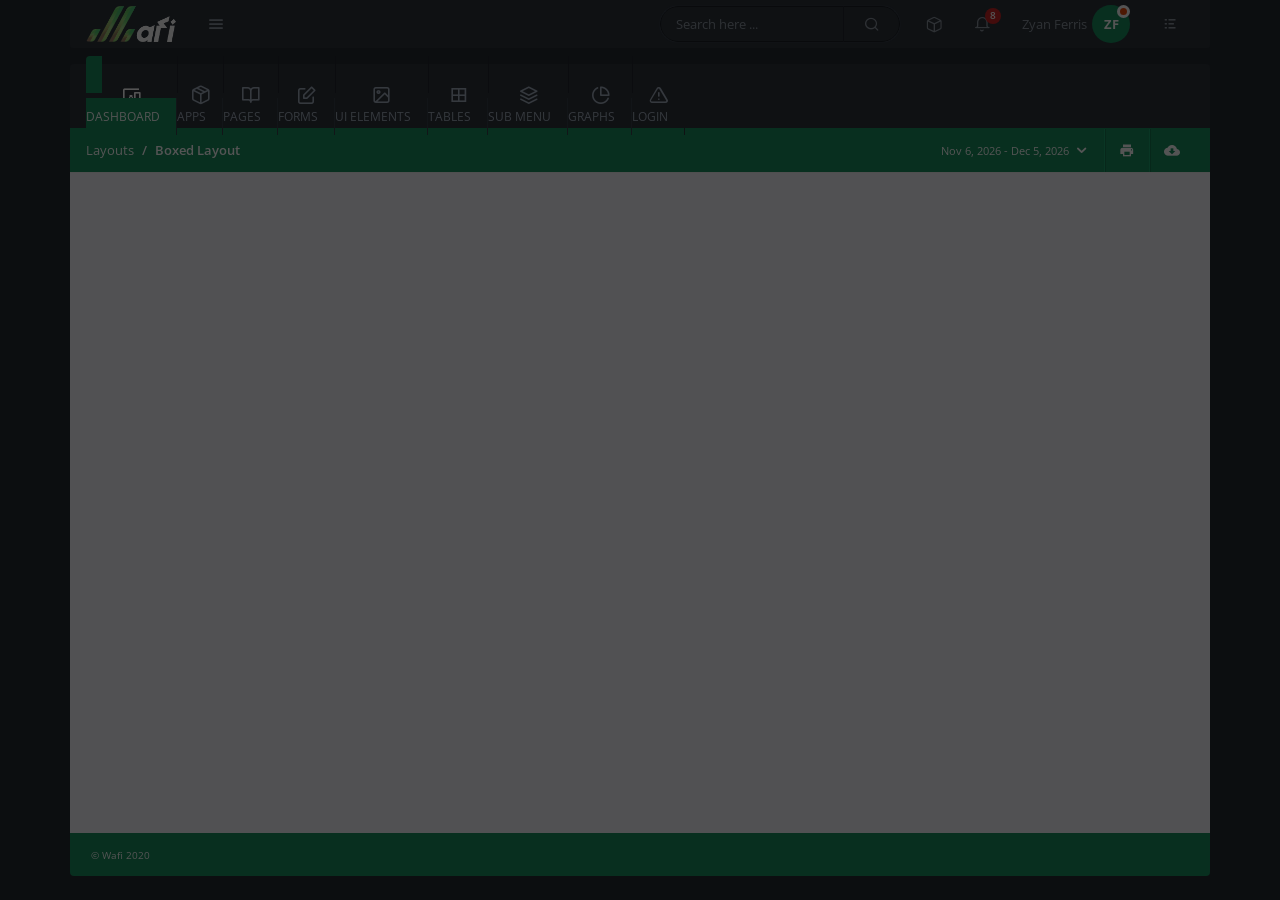
<file: boxed-layout.html>
<!doctype html>
<html lang="en">
	<head>
		<!-- Required meta tags -->
		<meta charset="utf-8">
		<meta name="viewport" content="width=device-width, initial-scale=1, shrink-to-fit=no">

		<!-- Meta -->
		<meta name="description" content="Responsive Bootstrap4 Dashboard Template">
		<meta name="author" content="ParkerThemes">
		<link rel="shortcut icon" href="img/fav.png" />

		<!-- Title -->
		<title>Wafi Admin Template - Boxed Layout</title>


		<!-- *************
			************ Common Css Files *************
		************ -->
		<!-- Bootstrap css -->
		<link rel="stylesheet" href="css/bootstrap.min.css">

		<!-- Icomoon Font Icons css -->
		<link rel="stylesheet" href="fonts/style.css">
		
		<!-- Main css -->
		<link rel="stylesheet" href="css/main.css">


		<!-- *************
			************ Vendor Css Files *************
		************ -->
		<!-- DateRange css -->
		<link rel="stylesheet" href="vendor/daterange/daterange.css" />	


	</head>
	<body class="boxed-layout">

		<!-- Loading starts -->
		<div id="loading-wrapper">
			<div class="spinner-border" role="status">
				<span class="sr-only">Loading...</span>
			</div>
		</div>
		<!-- Loading ends -->
		

		<!-- *************
			************ Header section start *************
		************* -->
		<div class="container">
			<!-- Header start -->
			<header class="header">
				<!-- Logo wrapper start -->
				<div class="logo-wrapper">
					<a href="index.html" class="logo">
						<img src="img/logo.png" alt="Wafi Admin Dashboard" />
					</a>
					<a href="#" class="quick-links-btn" data-toggle="tooltip" data-placement="right" title="" data-original-title="Quick Links">
						<i class="icon-menu1"></i>
					</a>
				</div>
				<!-- Logo wrapper end -->

				<!-- Header items start -->
				<div class="header-items">
					<!-- Custom search start -->
					<div class="custom-search">
						<input type="text" class="search-query" placeholder="Search here ...">
						<i class="icon-search1"></i>
					</div>
					<!-- Custom search end -->

					<!-- Header actions start -->
					<ul class="header-actions">
						<li class="dropdown">
							<a href="#" id="notifications" data-toggle="dropdown" aria-haspopup="true">
								<i class="icon-box"></i>
							</a>
							<div class="dropdown-menu dropdown-menu-right lrg" aria-labelledby="notifications">
								<div class="dropdown-menu-header">
									Tasks (05)
								</div>	
								<ul class="header-tasks">
									<li>
										<p>#48 - Dashboard UI<span>90%</span></p>
										<div class="progress">
											<div class="progress-bar bg-primary" role="progressbar" aria-valuenow="90" aria-valuemin="0" aria-valuemax="100" style="width: 90%">
												<span class="sr-only">90% Complete (success)</span>
											</div>
										</div>
									</li>
									<li>
										<p>#95 - Alignment Fix<span>60%</span></p>
										<div class="progress">
											<div class="progress-bar bg-primary" role="progressbar" aria-valuenow="60" aria-valuemin="0" aria-valuemax="100" style="width: 60%">
												<span class="sr-only">60% Complete (success)</span>
											</div>
										</div>
									</li>
									<li>
										<p>#7 - Broken Button<span>40%</span></p>
										<div class="progress">
											<div class="progress-bar bg-secondary" role="progressbar" aria-valuenow="40" aria-valuemin="0" aria-valuemax="100" style="width: 40%">
												<span class="sr-only">40% Complete (success)</span>
											</div>
										</div>
									</li>
								</ul>
							</div>
						</li>
						<li class="dropdown">
							<a href="#" id="notifications" data-toggle="dropdown" aria-haspopup="true">
								<i class="icon-bell"></i>
								<span class="count-label">8</span>
							</a>
							<div class="dropdown-menu dropdown-menu-right lrg" aria-labelledby="notifications">
								<div class="dropdown-menu-header">
									Notifications (40)
								</div>
								<ul class="header-notifications">
									<li>
										<a href="#">
											<div class="user-img away">
												<img src="img/user.png" alt="User" />
											</div>
											<div class="details">
												<div class="user-title">Abbott</div>
												<div class="noti-details">Membership has been ended.</div>
												<div class="noti-date">Oct 20, 07:30 pm</div>
											</div>
										</a>
									</li>
									<li>
										<a href="#">
											<div class="user-img busy">
												<img src="img/user.png" alt="User" />
											</div>
											<div class="details">
												<div class="user-title">Braxten</div>
												<div class="noti-details">Approved new design.</div>
												<div class="noti-date">Oct 10, 12:00 am</div>
											</div>
										</a>
									</li>
									<li>
										<a href="#">
											<div class="user-img online">
												<img src="img/user.png" alt="User" />
											</div>
											<div class="details">
												<div class="user-title">Larkyn</div>
												<div class="noti-details">Check out every table in detail.</div>
												<div class="noti-date">Oct 15, 04:00 pm</div>
											</div>
										</a>
									</li>
								</ul>
							</div>
						</li>
						<li class="dropdown">
							<a href="#" id="userSettings" class="user-settings" data-toggle="dropdown" aria-haspopup="true">
								<span class="user-name">Zyan Ferris</span>
								<span class="avatar">ZF<span class="status busy"></span></span>
							</a>
							<div class="dropdown-menu dropdown-menu-right" aria-labelledby="userSettings">
								<div class="header-profile-actions">
									<div class="header-user-profile">
										<div class="header-user">
											<img src="img/user.png" alt="Admin Template" />
										</div>
										<h5>Zyan Ferris</h5>
										<p>Admin</p>
									</div>
									<a href="#"><i class="icon-user1"></i> My Profile</a>
									<a href="#"><i class="icon-settings1"></i> Account Settings</a>
									<a href="#"><i class="icon-log-out1"></i> Sign Out</a>
								</div>
							</div>
						</li>
						<li>
							<a href="#" class="quick-settings-btn" data-toggle="tooltip" data-placement="left" title="" data-original-title="Quick Settings">
								<i class="icon-list"></i>
							</a>
						</li>
					</ul>						
					<!-- Header actions end -->
				</div>
				<!-- Header items end -->
			</header>
			<!-- Header end -->
		</div>

		<!-- Screen overlay start -->
		<div class="screen-overlay"></div>
		<!-- Screen overlay end -->

		<!-- Quicklinks box start -->
		<div class="quick-links-box">
			<div class="quick-links-header">
				Quick Links
				<a href="#" class="quick-links-box-close">
					<i class="icon-circle-with-cross"></i>
				</a>
			</div>

			<div class="quick-links-wrapper">
				<div class="fullHeight">
					<div class="quick-links-body">
						<div class="container-fluid p-0">
							<div class="row less-gutters">
								<div class="col-xl-6 col-lg-6 col-md-6 col-sm-6 col-12">
									<a href="#" class="quick-tile blue">
										<i class="icon-file-text"></i>
										Documents
									</a>
								</div>
								<div class="col-xl-3 col-lg-3 col-md-3 col-sm-3 col-12">
									<a href="#" class="quick-tile secondary">
										<i class="icon-pie-chart1"></i>
										CRM
									</a>
								</div>
								<div class="col-xl-3 col-lg-3 col-md-3 col-sm-3 col-12">
									<a href="#" class="quick-tile blue">
										<i class="icon-shopping-cart1"></i>
										Ecommerce
									</a>
								</div>
							</div>
							<div class="row less-gutters">
								<div class="col-xl-6 col-lg-6 col-md-6 col-sm-6 col-12">
									<a href="#" class="quick-tile photos lg">
										Photos
									</a>
								</div>
								<div class="col-xl-3 col-lg-3 col-md-3 col-sm-3 col-12">
									<a href="#" class="quick-tile">
										<i class="icon-check-circle"></i>
										Tasks
									</a>
									<a href="#" class="quick-tile blue">
										<i class="icon-calendar1"></i>
										Events
									</a>
								</div>
								<div class="col-xl-3 col-lg-3 col-md-3 col-sm-3 col-12">
									<a href="#" class="quick-tile blue">
										<i class="icon-message-circle"></i>
										Chat
									</a>
									<a href="#" class="quick-tile">
										<i class="icon-grid"></i>
										Layout
									</a>
								</div>
							</div>
							<div class="row less-gutters">
								<div class="col-xl-3 col-lg-3 col-md-3 col-sm-3 col-12">
									<a href="#" class="quick-tile secondary">
										<i class="icon-alert-triangle"></i>
										Alerts
									</a>
								</div>
								<div class="col-xl-3 col-lg-3 col-md-3 col-sm-3 col-12">
									<a href="#" class="quick-tile blue">
										<i class="icon-map-pin"></i>
										Maps
									</a>
								</div>
								<div class="col-xl-3 col-lg-3 col-md-3 col-sm-3 col-12">
									<a href="#" target="_blank" class="quick-tile white">
										<i class="icon-drafts"></i>
										Gmail
									</a>
								</div>
								<div class="col-xl-3 col-lg-3 col-md-3 col-sm-3 col-12">
									<a href="#" target="_blank" class="quick-tile secondary">
										<i class="icon-youtube"></i>
										Youtube
									</a>
								</div>
							</div>
							<div class="row less-gutters">
								<div class="col-xl-3 col-lg-3 col-md-3 col-sm-3 col-12">
									<a href="#" class="quick-tile">
										<i class="icon-account_circle"></i>
										Profile
									</a>
								</div>
								<div class="col-xl-3 col-lg-3 col-md-3 col-sm-3 col-12">
									<a href="#" class="quick-tile">
										<i class="icon-phone"></i>
										Contacts
									</a>
								</div>
								<div class="col-xl-3 col-lg-3 col-md-3 col-sm-3 col-12">
									<a href="#" class="quick-tile">
										<i class="icon-settings1"></i>
										Settings
									</a>
								</div>
								<div class="col-xl-3 col-lg-3 col-md-3 col-sm-3 col-12">
									<a href="#" class="quick-tile">
										<i class="icon-lock2"></i>
										Logout
									</a>
								</div>
							</div>
						</div>
					</div>
				</div>
			</div>
		</div>
		<!-- Quicklinks box end -->

		<!-- Quick settings start -->
		<div class="quick-settings-box">
			<div class="quick-settings-header">
				<div class="date-container">Today <span class="date" id="today-date"></span></div>
				<a href="#" class="quick-settings-box-close">
					<i class="icon-circle-with-cross"></i>
				</a>
			</div>
			<div class="quick-settings-body">
				<div class="fullHeight">
					<div class="quick-setting-list">
						<h6 class="title">Events</h6>
						<ul class="list-items">
							<li>
								<div class="list-title">Product Launch</div>
								<div class="list-location">10:00 AM</div>
							</li>
							<li>
								<div class="list-title">Team Meeting</div>
								<div class="list-location">01:30 PM</div>
							</li>
							<li>
								<div class="list-title">Q&A Session</div>
								<div class="list-location">02:30 PM</div>
							</li>
						</ul>
					</div>
					<div class="quick-setting-list">
						<h6 class="title">Notes</h6>
						<ul class="list-items">
							<li>
								<div class="list-title">Refreshing the list</div>
								<div class="list-location">03:15 PM</div>
							</li>
							<li>
								<div class="list-title">Not able to click on button</div>
								<div class="list-location">03:18 PM</div>
							</li>
						</ul>
					</div>
					<div class="quick-setting-list">
						<h6 class="title">Quick Settings</h6>
						<ul class="set-priority-list">
							<li>
								<div class="custom-control custom-switch">
									<input type="checkbox" class="custom-control-input" checked id="systemUpdates">
									<label class="custom-control-label" for="systemUpdates">System Updates</label>
								</div>
							</li>
							<li>
								<div class="custom-control custom-switch">
									<input type="checkbox" class="custom-control-input" id="noti">
									<label class="custom-control-label" for="noti">Notifications</label>
								</div>
							</li>
						</ul>
					</div>
				</div>
			</div>
		</div>
		<!-- Quick settings end -->

		<!-- *************
			************ Header section end *************
		************* -->


		<!-- Container start -->
		<div class="container">


			<!-- Navigation start -->
			<nav class="navbar navbar-expand-lg custom-navbar">
				<button class="navbar-toggler" type="button" data-toggle="collapse" data-target="#WafiAdminNavbar" aria-controls="WafiAdminNavbar" aria-expanded="false" aria-label="Toggle navigation">
					<span class="navbar-toggler-icon">
						<i></i>
						<i></i>
						<i></i>
					</span>
				</button>
				<div class="collapse navbar-collapse" id="WafiAdminNavbar">
					<ul class="navbar-nav">
						<li class="nav-item dropdown">
							<a class="nav-link dropdown-toggle active-page" href="#" id="dashboardsDropdown" role="button" data-toggle="dropdown" aria-haspopup="true" aria-expanded="false">
								<i class="icon-devices_other nav-icon"></i>
								Dashboard
							</a>
							<ul class="dropdown-menu" aria-labelledby="dashboardsDropdown">
								<li>
									<a class="dropdown-item" href="index.html">Admin Dashboard</a>
								</li>
								<li>
									<a class="dropdown-item" href="project-dashboard.html">Project Management</a>
								</li>
								<li>
									<a class="dropdown-item" href="sales-dashboard.html">Sales Dashboard</a>
								</li>
								<li>
									<a class="dropdown-item" href="crm-dashboard.html">CRM Dashboard</a>
								</li>
								<li>
									<a class="dropdown-item" href="ecommerce-dashboard.html">Ecommerce Dashboard</a>
								</li>
								<li>
									<a class="dropdown-item" href="quick-dashboard.html">Quick Dashboard</a>
								</li>
								<li>
									<a class="dropdown-item" href="smart-dashboard.html">Smart Dashboard</a>
								</li>
								<li>
									<a class="dropdown-item" href="helpdesk-dashboard.html">Help Desk Dashboard</a>
								</li>
								<li>
									<a class="dropdown-toggle sub-nav-link active-page" href="#" id="layoutsDropdown" role="button" data-toggle="dropdown" aria-haspopup="true" aria-expanded="false">
										Layouts
									</a>
									<ul class="dropdown-menu dropdown-menu-right" aria-labelledby="layoutsDropdown">
										<li>
											<a class="dropdown-item" href="default-layout.html">Default Layout</a>
										</li>
										<li>
											<a class="dropdown-item" href="default-layout-light.html">Light Color Layout</a>
										</li>
										<li>
											<a class="dropdown-item" href="fixed-layout.html">Fixed Layout</a>
										</li>
										<li>
											<a class="dropdown-item active-page" href="boxed-layout.html">Boxed Layout</a>
										</li>
										<li>
											<a class="dropdown-item" href="card-options.html">Card Options</a>
										</li>
										<li>
											<a class="dropdown-item" href="drag-drop-cards.html">Drag and Drop Cards</a>
										</li>
									</ul>
								</li>
							</ul>
						</li>
						<li class="nav-item dropdown">
							<a class="nav-link dropdown-toggle" href="#" id="appsDropdown" role="button" data-toggle="dropdown" aria-haspopup="true" aria-expanded="false">
								<i class="icon-package nav-icon"></i>
								Apps
							</a>
							<ul class="dropdown-menu" aria-labelledby="appsDropdown">
								<li>
									<a class="dropdown-item" href="chat.html">Chat App</a>
								</li>
								<li>
									<a class="dropdown-item" href="tasks.html">Tasks App</a>
								</li>
								<li>
									<a class="dropdown-item" href="documents.html">Documents</a>
								</li>
								<li>
									<a class="dropdown-toggle sub-nav-link" href="#" id="calendarsDropdown" role="button" data-toggle="dropdown" aria-haspopup="true" aria-expanded="false">
										Calendars
									</a>
									<ul class="dropdown-menu dropdown-menu-right" aria-labelledby="calendarsDropdown">
										<li>
											<a class="dropdown-item" href="calendar.html">Daygrid View</a>
										</li>
										<li>
											<a class="dropdown-item" href="calendar-external-draggable.html">External Draggable</a>
										</li>
										<li>
											<a class="dropdown-item" href="calendar-google.html">Google Calendar</a>
										</li>
										<li>
											<a class="dropdown-item" href="calendar-list-view.html">List View</a>
										</li>
										<li>
											<a class="dropdown-item" href="calendar-selectable.html">Selectable</a>
										</li>
										<li>
											<a class="dropdown-item" href="calendar-week-numbers.html">Week Numbers</a>
										</li>
									</ul>
								</li>
								<li>
									<a class="dropdown-item" href="invoice.html">Invoice</a>
								</li>
								<li>
									<a class="dropdown-item" href="contacts.html">Contacts</a>
								</li>
								<li>
									<a class="dropdown-item" href="datepickers.html">Datepickers</a>
								</li>
								<li>
									<a class="dropdown-item" href="comments.html">Comments</a>
								</li>
								<li>
									<a class="dropdown-item" href="timeline.html">Timeline</a>
								</li>
							</ul>
						</li>
						<li class="nav-item dropdown">
							<a class="nav-link dropdown-toggle" href="#" id="pagesDropdown" role="button" data-toggle="dropdown" aria-haspopup="true" aria-expanded="false">
								<i class="icon-book-open nav-icon"></i>
								Pages
							</a>
							<ul class="dropdown-menu" aria-labelledby="pagesDropdown">
								<li>
									<a class="dropdown-item" href="user-profile.html">User Profile</a>
								</li>
								<li>
									<a class="dropdown-item" href="cards.html">Cards</a>
								</li>
								<li>
									<a class="dropdown-item" href="pricing.html">Pricing Plans</a>
								</li>
								<li>
									<a class="dropdown-item" href="faq.html">Faq</a>
								</li>
								<li>
									<a class="dropdown-item" href="search-results.html">Search Results</a>
								</li>
								<li>
									<a class="dropdown-item" href="blog.html">Blog</a>
								</li>
								<li>
									<a class="dropdown-item" href="account-settings.html">Account Settings</a>
								</li>
								<li>
									<a class="dropdown-toggle sub-nav-link" href="#" id="customGallery" role="button" data-toggle="dropdown" aria-haspopup="true" aria-expanded="false">
										Gallery
									</a>
									<ul class="dropdown-menu dropdown-menu-right" aria-labelledby="customGallery">
										<li>
											<a class="dropdown-item" href="gallery.html">Gallery Slider</a>
										</li>
										<li>
											<a class="dropdown-item" href="gallery2.html">Gallery Thumbnail</a>
										</li>
										<li>
											<a class="dropdown-item" href="gallery3.html">Gallery Hover</a>
										</li>
									</ul>
								</li>
								<li>
									<a class="dropdown-item" href="icons.html">Icons</a>
								</li>
								<li>
									<a class="dropdown-item" href="typography.html">Typography</a>
								</li>								
							</ul>
						</li>
						<li class="nav-item dropdown">
							<a class="nav-link dropdown-toggle" href="#" id="formsDropdown" role="button" data-toggle="dropdown" aria-haspopup="true" aria-expanded="false">
								<i class="icon-edit1 nav-icon"></i>
								Forms
							</a>
							<ul class="dropdown-menu" aria-labelledby="formsDropdown">
								<li>
									<a class="dropdown-item" href="wizard.html">Wizards</a>
								</li>
								<li>
									<a class="dropdown-item" href="bs-select.html">BS Select</a>
								</li>
								<li>
									<a class="dropdown-item" href="input-tags.html">Input Tags</a>
								</li>
								<li>
									<a class="dropdown-item" href="input-masks.html">Input Mask</a>
								</li>
								<li>
									<a class="dropdown-toggle sub-nav-link" href="#" id="customDropdown" role="button" data-toggle="dropdown" aria-haspopup="true" aria-expanded="false">
										Custom Forms
									</a>
									<ul class="dropdown-menu dropdown-menu-right" aria-labelledby="customDropdown">
										<li>
											<a class="dropdown-item" href="contact.html">Contact Form</a>
										</li>
										<li>
											<a class="dropdown-item" href="contact2.html">Contact Form #2</a>
										</li>
										<li>
											<a class="dropdown-item" href="contact3.html">Contact Form #3</a>
										</li>
										<li>
											<a class="dropdown-item" href="contact4.html">Contact Form #4</a>
										</li>
									</ul>
								</li>
								<li>
									<a class="dropdown-item" href="form-inputs.html">Form Inputs</a>
								</li>
								<li>
									<a class="dropdown-item" href="input-groups.html">Input Groups</a>
								</li>
								<li>
									<a class="dropdown-item" href="check-radio.html">Check Boxes</a>
								</li>
								<li>
									<a class="dropdown-item" href="range-sliders.html">Range Sliders</a>
								</li>
								<li>
									<a class="dropdown-item" href="editor.html">Editor</a>
								</li>
							</ul>
						</li>
						<li class="nav-item dropdown">
							<a class="nav-link dropdown-toggle" href="#" id="uiElementsDropdown" role="button" data-toggle="dropdown" aria-haspopup="true" aria-expanded="false">
								<i class="icon-image nav-icon"></i>
								UI Elements
							</a>
							<ul class="dropdown-menu" aria-labelledby="uiElementsDropdown">
								<li>
									<a class="dropdown-toggle sub-nav-link" href="#" id="buttonsDropdown" role="button" data-toggle="dropdown" aria-haspopup="true" aria-expanded="false">
										Buttons
									</a>
									<ul class="dropdown-menu dropdown-menu-right" aria-labelledby="buttonsDropdown">
										<li>
											<a class="dropdown-item" href="buttons.html">Buttons</a>
										</li>
										<li>
											<a class="dropdown-item" href="button-groups.html">Button Groups</a>
										</li>
										<li>
											<a class="dropdown-item" href="dropdowns.html">Dropdowns</a>
										</li>
									</ul>
								</li>
								<li>
									<a class="dropdown-toggle sub-nav-link" href="#" id="navsDropdown" role="button" data-toggle="dropdown" aria-haspopup="true" aria-expanded="false">
										Navbars
									</a>
									<ul class="dropdown-menu dropdown-menu-right" aria-labelledby="navsDropdown">
										<li>
											<a class="dropdown-item" href="nav.html">Nav</a>
										</li>
										<li>
											<a class="dropdown-item" href="tabs.html">Tabs</a>
										</li>
									</ul>
								</li>
								<li>
									<a class="dropdown-toggle sub-nav-link" href="#" id="componentsDropdown" role="button" data-toggle="dropdown" aria-haspopup="true" aria-expanded="false">
										Components
									</a>
									<ul class="dropdown-menu dropdown-menu-right" aria-labelledby="componentsDropdown">
										<li>
											<a class="dropdown-item" href="jumbotron.html">Jumbotron</a>
										</li>
										<li>
											<a class="dropdown-item" href="labels-badges.html">Labels &amp; Badges</a>
										</li>
										<li>
											<a class="dropdown-item" href="list-items.html">List Items</a>
										</li>
										<li>
											<a class="dropdown-item" href="pagination.html">Paginations</a>
										</li>
										<li>
											<a class="dropdown-item" href="progress.html">Progress Bars</a>
										</li>
										<li>
											<a class="dropdown-item" href="pills.html">Pills</a>
										</li>
										<li>
											<a class="dropdown-item" href="spinners.html">Spinners</a>
										</li>
									</ul>
								</li>
								<li>
									<a class="dropdown-toggle sub-nav-link" href="#" id="gridDropdown" role="button" data-toggle="dropdown" aria-haspopup="true" aria-expanded="false">
										Grid
									</a>
									<ul class="dropdown-menu dropdown-menu-right" aria-labelledby="gridDropdown">
										<li>
											<a class="dropdown-item" href="grid.html">Grid</a>
										</li>
										<li>
											<a class="dropdown-item" href="grid-doc.html">Grid Doc</a>
										</li>
									</ul>
								</li>
								<li>
									<a class="dropdown-toggle sub-nav-link" href="#" id="imagesDropdown" role="button" data-toggle="dropdown" aria-haspopup="true" aria-expanded="false">
										Images
									</a>
									<ul class="dropdown-menu dropdown-menu-right" aria-labelledby="imagesDropdown">
										<li>
											<a class="dropdown-item" href="avatars.html">Avatars</a>
										</li>
										<li>
											<a class="dropdown-item" href="media-objects.html">Media Objects</a>
										</li>
										<li>
											<a class="dropdown-item" href="images.html">Thumbnails</a>
										</li>
										<li>
											<a class="dropdown-item" href="text-avatars.html">Text Avatars</a>
										</li>
									</ul>
								</li>
								<li>
									<a class="dropdown-toggle sub-nav-link" href="#" id="accordionsDropdown" role="button" data-toggle="dropdown" aria-haspopup="true" aria-expanded="false">
										Accordions
									</a>
									<ul class="dropdown-menu dropdown-menu-right" aria-labelledby="accordionsDropdown">
										<li>
											<a class="dropdown-item" href="accordion.html">Accordion</a>
										</li>
										<li>
											<a class="dropdown-item" href="accordion-icons.html">Accordion Icons</a>
										</li>
										<li>
											<a class="dropdown-item" href="accordion-arrows.html">Accordion Arrows</a>
										</li>
										<li>
											<a class="dropdown-item" href="accordion-lg.html">Accordion Large</a>
										</li>
									</ul>
								</li>
								<li>
									<a class="dropdown-toggle sub-nav-link" href="#" id="alertDropdown" role="button" data-toggle="dropdown" aria-haspopup="true" aria-expanded="false">
										Notifications
									</a>
									<ul class="dropdown-menu dropdown-menu-right" aria-labelledby="alertDropdown">
										<li>
											<a class="dropdown-item" href="bootstrap-alerts.html">Default Alerts</a>
										</li>
										<li>
											<a class="dropdown-item" href="custom-alerts.html">Custom Alerts</a>
										</li>
										<li>
											<a class="dropdown-item" href="toasts.html">Toasts</a>
										</li>
									</ul>
								</li>
								<li>
									<a class="dropdown-item" href="carousel.html">Carousels</a>
								</li>
								<li>
									<a class="dropdown-item" href="modals.html">Modals</a>
								</li>
								<li>
									<a class="dropdown-item" href="popovers-tooltips.html">Tooltips</a>
								</li>
							</ul>
						</li>
						<li class="nav-item dropdown">
							<a class="nav-link dropdown-toggle" href="#" id="tablesDropdown" role="button" data-toggle="dropdown" aria-haspopup="true" aria-expanded="false">
								<i class="icon-border_all nav-icon"></i>
								Tables
							</a>
							<ul class="dropdown-menu" aria-labelledby="tablesDropdown">
								<li>
									<a class="dropdown-item" href="custom-tables.html">Custom Tables</a>
								</li>
								<li>
									<a class="dropdown-item" href="default-table.html">Default Table</a>
								</li>
								<li>
									<a class="dropdown-item" href="table-bordered.html">Table Bordered</a>
								</li>
								<li>
									<a class="dropdown-item" href="table-hover.html">Table Hover</a>
								</li>
								<li>
									<a class="dropdown-item" href="table-striped.html">Table Striped</a>
								</li>
								<li>
									<a class="dropdown-item" href="table-small.html">Table Small</a>
								</li>
								<li>
									<a class="dropdown-item" href="table-colors.html">Table Colors</a>
								</li>
								<li>
									<a class="dropdown-item" href="data-tables.html">Data Tables</a>
								</li>
							</ul>
						</li>
						<li class="nav-item dropdown">
							<a class="nav-link dropdown-toggle" href="#" id="layoutsDropdown" role="button" data-toggle="dropdown" aria-haspopup="true" aria-expanded="false">
								<i class="icon-layers2 nav-icon"></i>
								Sub menu
							</a>
							<ul class="dropdown-menu dropdown-menu-right" aria-labelledby="layoutsDropdown">
								<li>
									<a class="dropdown-toggle sub-nav-link" href="#" id="submenuDropdown" role="button" data-toggle="dropdown" aria-haspopup="true" aria-expanded="false">
										Opens Right
									</a>
									<ul class="dropdown-menu dropdown-menu-right" aria-labelledby="submenuDropdown">
										<li>
											<a class="dropdown-item" href="chat.html">Submenu 1</a>
										</li>
										<li>
											<a class="dropdown-item" href="icons.html">Submenu 2</a>
										</li>
									</ul>
								</li>
								<li class="open-left">
									<a class="dropdown-toggle sub-nav-link" href="#" id="submenuLeftDropdown" role="button" data-toggle="dropdown" aria-haspopup="true" aria-expanded="false">
										Opens Left
									</a>
									<ul class="dropdown-menu" aria-labelledby="submenuLeftDropdown">
										<li>
											<a class="dropdown-item" href="chat.html">Submenu 1</a>
										</li>
										<li>
											<a class="dropdown-item" href="icons.html">Submenu 2</a>
										</li>
									</ul>
								</li>
							</ul>
						</li>
						<li class="nav-item dropdown">
							<a class="nav-link dropdown-toggle" href="#" id="graphsDropdown" role="button" data-toggle="dropdown" aria-haspopup="true" aria-expanded="false">
								<i class="icon-pie-chart1 nav-icon"></i>
								Graphs
							</a>
							<ul class="dropdown-menu dropdown-menu-right" aria-labelledby="graphsDropdown">
								<li class="open-left">
									<a class="dropdown-toggle sub-nav-link" href="#" id="apexDropdown" role="button" data-toggle="dropdown" aria-haspopup="true" aria-expanded="false">
										Apex Graphs
									</a>
									<ul class="dropdown-menu" aria-labelledby="apexDropdown">
										<li>
											<a class="dropdown-item" href="area-graphs.html">Area Charts</a>
										</li>
										<li>
											<a class="dropdown-item" href="bubble.html">Bubble Graphs</a>
										</li>
										<li>
											<a class="dropdown-item" href="bar-graphs.html">Bar Charts</a>
										</li>
										<li>
											<a class="dropdown-item" href="candlestick.html">Candlestick</a>
										</li>
										<li>
											<a class="dropdown-item" href="column-graphs.html">Column Charts</a>
										</li>
										<li>
											<a class="dropdown-item" href="donut-graphs.html">Donut Charts</a>
										</li>
										<li>
											<a class="dropdown-item" href="line-graphs.html">Line Charts</a>
										</li>
										<li>
											<a class="dropdown-item" href="mixed-graphs.html">Mixed Charts</a>
										</li>
										<li>
											<a class="dropdown-item" href="pie-graphs.html">Pie Charts</a>
										</li>
										<li>
											<a class="dropdown-item" href="radial-chart.html">Radial Graph</a>
										</li>
									</ul>
								</li>
								<li>
									<a class="dropdown-item" href="morris.html">Morris Graphs</a>
								</li>
								<li>
									<a class="dropdown-item" href="flot-graphs.html">Flot Graphs</a>
								</li>
								<li>
									<a class="dropdown-item" href="c3-graphs.html">C3 Graphs</a>
								</li>
								<li class="open-left">
									<a class="dropdown-toggle sub-nav-link" href="#" id="mapsDropdown" role="button" data-toggle="dropdown" aria-haspopup="true" aria-expanded="false">
										Vector Maps
									</a>
									<ul class="dropdown-menu" aria-labelledby="mapsDropdown">
										<li>
											<a class="dropdown-item" href="vector-maps.html">Vector Maps</a>
										</li>
										<li>
											<a class="dropdown-item" href="google-maps.html">Google Maps</a>
										</li>
									</ul>
								</li>
							</ul>
						</li>
						<li class="nav-item dropdown">
							<a class="nav-link dropdown-toggle" href="#" id="loginDropdown" role="button" data-toggle="dropdown" aria-haspopup="true" aria-expanded="false">
								<i class="icon-alert-triangle nav-icon"></i>
								Login
							</a>
							<ul class="dropdown-menu dropdown-menu-right" aria-labelledby="loginDropdown">
								<li>
									<a class="dropdown-item" href="login.html">Login</a>
								</li>
								<li>
									<a class="dropdown-item" href="signup.html">Signup</a>
								</li>
								<li>
									<a class="dropdown-item" href="forgot-pwd.html">Forgot Password</a>
								</li>
								<li class="open-left">
									<a class="dropdown-toggle sub-nav-link" href="#" id="subscribeDropdown" role="button" data-toggle="dropdown" aria-haspopup="true" aria-expanded="false">
										Subscribe
									</a>
									<ul class="dropdown-menu" aria-labelledby="subscribeDropdown">
										<li>
											<a class="dropdown-item" href="subscribe.html">Subscribe</a>
										</li>
										<li>
											<a class="dropdown-item" href="subscribe2.html">Subscribe 2</a>
										</li>
									</ul>
								</li>
								<li class="open-left">
									<a class="dropdown-toggle sub-nav-link" href="#" id="errorDropdown" role="button" data-toggle="dropdown" aria-haspopup="true" aria-expanded="false">
										Error Pages
									</a>
									<ul class="dropdown-menu" aria-labelledby="errorDropdown">
										<li>
											<a class="dropdown-item" href="error.html">404</a>
										</li>
										<li>
											<a class="dropdown-item" href="error2.html">505</a>
										</li>
									</ul>
								</li>
							</ul>
						</li>
					</ul>
				</div>
			</nav>
			<!-- Navigation end -->


			<!-- *************
				************ Main container start *************
			************* -->
			<div class="main-container">


				<!-- Page header start -->
				<div class="page-header">

					<!-- Breadcrumb start -->
					<ol class="breadcrumb">
						<li class="breadcrumb-item">Layouts</li>
						<li class="breadcrumb-item active">Boxed Layout</li>
					</ol>
					<!-- Breadcrumb end -->

					<!-- App actions start -->
					<ul class="app-actions">
						<li>
							<a href="#" id="reportrange">
								<span class="range-text"></span>
								<i class="icon-chevron-down"></i>	
							</a>
						</li>
						<li>
							<a href="#" data-toggle="tooltip" data-placement="top" title="" data-original-title="Print">
								<i class="icon-print"></i>
							</a>
						</li>
						<li>
							<a href="#" data-toggle="tooltip" data-placement="top" title="" data-original-title="Download CSV">
								<i class="icon-cloud_download"></i>
							</a>
						</li>
					</ul>
					<!-- App actions end -->

				</div>
				<!-- Page header end -->


				<!-- Content wrapper start -->
				<div class="content-wrapper">

					

					

					<!-- Your code here............ -->





				</div>
				<!-- Content wrapper end -->


			</div>
			<!-- *************
				************ Main container end *************
			************* -->


			<!-- Footer start -->
			<footer class="main-footer">© Wafi 2020</footer>
			<!-- Footer end -->
			

		</div>
		<!-- Container end -->

		<!-- *************
			************ Required JavaScript Files *************
		************* -->
		<!-- Required jQuery first, then Bootstrap Bundle JS -->
		<script src="js/jquery.min.js"></script>
		<script src="js/bootstrap.bundle.min.js"></script>
		<script src="js/moment.js"></script>


		<!-- *************
			************ Vendor Js Files *************
		************* -->
		<!-- Slimscroll JS -->
		<script src="vendor/slimscroll/slimscroll.min.js"></script>
		<script src="vendor/slimscroll/custom-scrollbar.js"></script>

		<!-- Daterange -->
		<script src="vendor/daterange/daterange.js"></script>
		<script src="vendor/daterange/custom-daterange.js"></script>

		<!-- Main Js Required -->
		<script src="js/main.js"></script>

	</body>
</html>
</file>
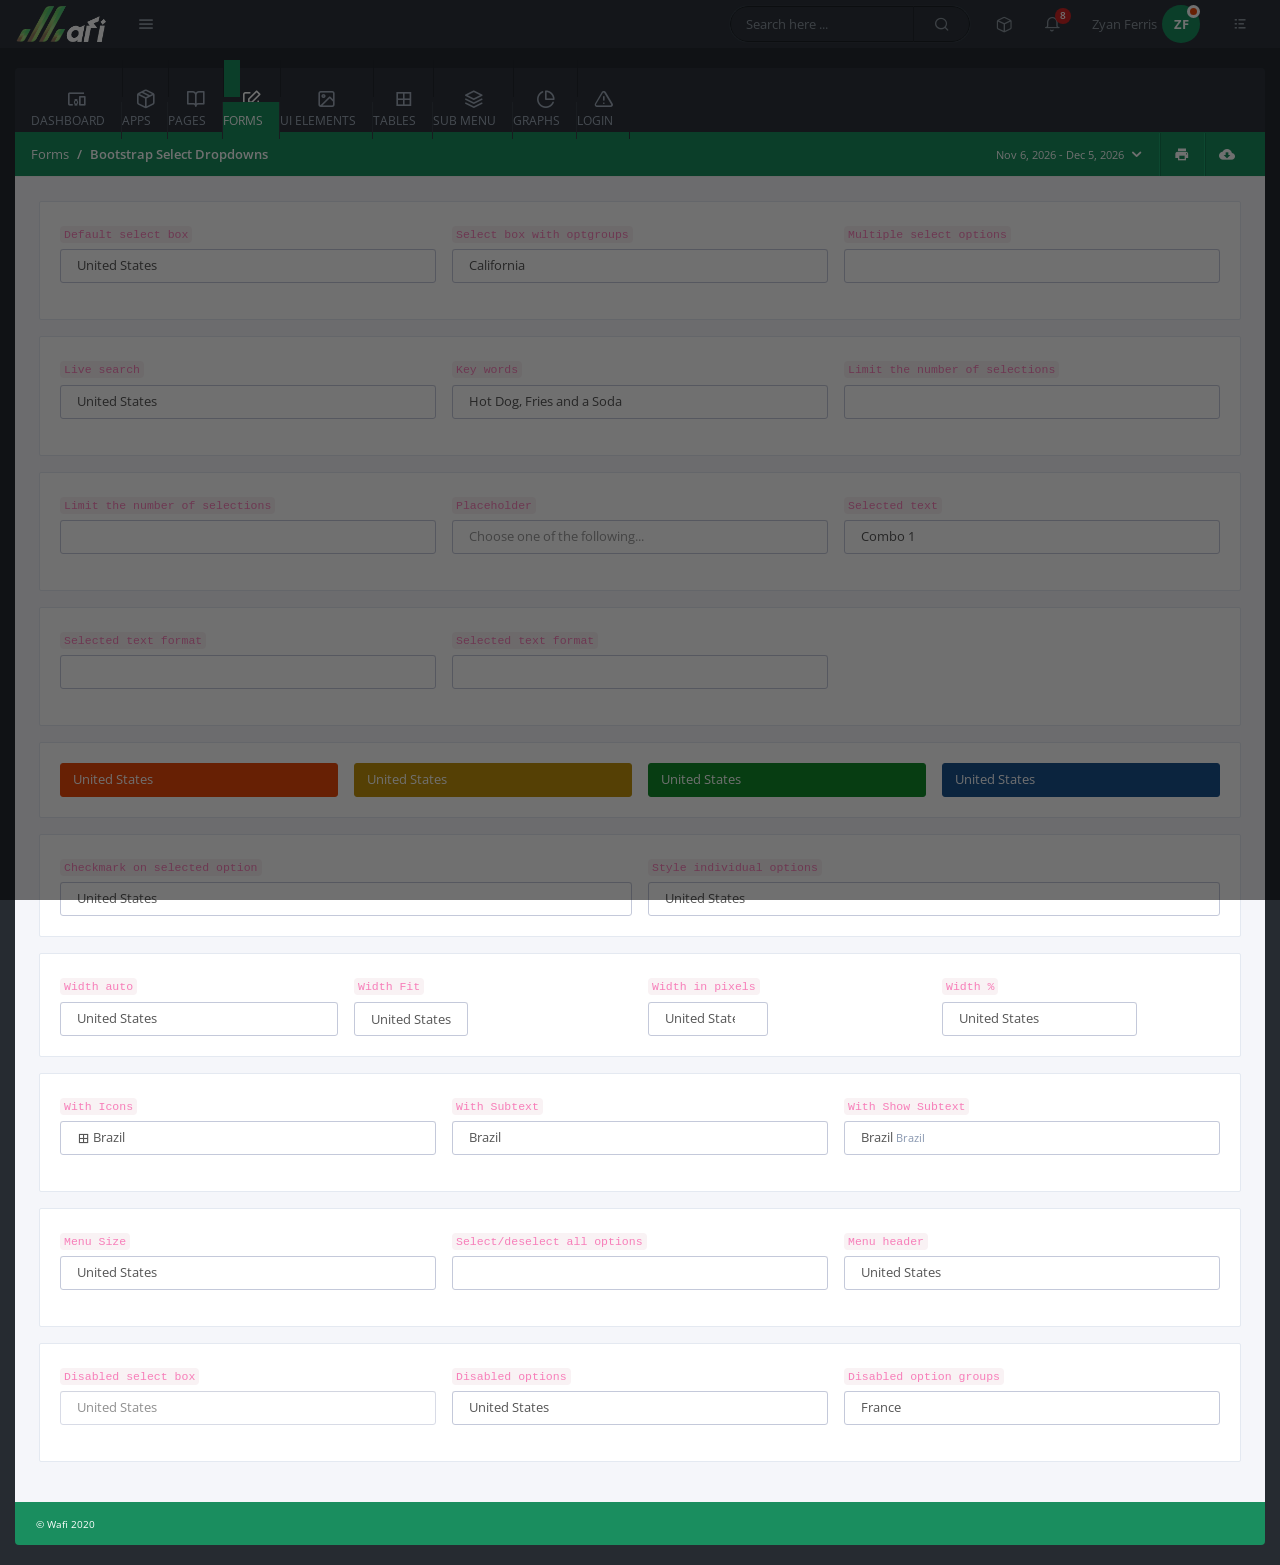
<file: bs-select.html>
<!doctype html>
<html lang="en">
	<head>
		<!-- Required meta tags -->
		<meta charset="utf-8">
		<meta name="viewport" content="width=device-width, initial-scale=1, shrink-to-fit=no">

		<!-- Meta -->
		<meta name="description" content="Responsive Bootstrap4 Dashboard Template">
		<meta name="author" content="ParkerThemes">
		<link rel="shortcut icon" href="img/fav.png" />

		<!-- Title -->
		<title>Wafi Admin Template - Bootstrap Select</title>


		<!-- *************
			************ Common Css Files *************
		************ -->
		<!-- Bootstrap css -->
		<link rel="stylesheet" href="css/bootstrap.min.css">

		<!-- Icomoon Font Icons css -->
		<link rel="stylesheet" href="fonts/style.css">
		
		<!-- Main css -->
		<link rel="stylesheet" href="css/main.css">


		<!-- *************
			************ Vendor Css Files *************
		************ -->
		<!-- DateRange css -->
		<link rel="stylesheet" href="vendor/daterange/daterange.css" />

		<!-- Bootstrap Select CSS -->
		<link rel="stylesheet" href="vendor/bs-select/bs-select.css" />

	</head>
	<body>

		<!-- Loading starts -->
		<div id="loading-wrapper">
			<div class="spinner-border" role="status">
				<span class="sr-only">Loading...</span>
			</div>
		</div>
		<!-- Loading ends -->


		<!-- *************
			************ Header section start *************
		************* -->

		<!-- Header start -->
		<header class="header">
			<div class="logo-wrapper">
				<a href="index.html" class="logo">
					<img src="img/logo.png" alt="Wafi Admin Dashboard" />
				</a>
				<a href="#" class="quick-links-btn" data-toggle="tooltip" data-placement="right" title="" data-original-title="Quick Links">
					<i class="icon-menu1"></i>
				</a>
			</div>
			<div class="header-items">
				<!-- Custom search start -->
				<div class="custom-search">
					<input type="text" class="search-query" placeholder="Search here ...">
					<i class="icon-search1"></i>
				</div>
				<!-- Custom search end -->

				<!-- Header actions start -->
				<ul class="header-actions">
					<li class="dropdown">
						<a href="#" id="notifications" data-toggle="dropdown" aria-haspopup="true">
							<i class="icon-box"></i>
						</a>
						<div class="dropdown-menu dropdown-menu-right lrg" aria-labelledby="notifications">
							<div class="dropdown-menu-header">
								Tasks (05)
							</div>	
							<ul class="header-tasks">
								<li>
									<p>#48 - Dashboard UI<span>90%</span></p>
									<div class="progress">
										<div class="progress-bar bg-primary" role="progressbar" aria-valuenow="90" aria-valuemin="0" aria-valuemax="100" style="width: 90%">
											<span class="sr-only">90% Complete (success)</span>
										</div>
									</div>
								</li>
								<li>
									<p>#95 - Alignment Fix<span>60%</span></p>
									<div class="progress">
										<div class="progress-bar bg-primary" role="progressbar" aria-valuenow="60" aria-valuemin="0" aria-valuemax="100" style="width: 60%">
											<span class="sr-only">60% Complete (success)</span>
										</div>
									</div>
								</li>
								<li>
									<p>#7 - Broken Button<span>40%</span></p>
									<div class="progress">
										<div class="progress-bar bg-secondary" role="progressbar" aria-valuenow="40" aria-valuemin="0" aria-valuemax="100" style="width: 40%">
											<span class="sr-only">40% Complete (success)</span>
										</div>
									</div>
								</li>
							</ul>
						</div>
					</li>
					<li class="dropdown">
						<a href="#" id="notifications" data-toggle="dropdown" aria-haspopup="true">
							<i class="icon-bell"></i>
							<span class="count-label">8</span>
						</a>
						<div class="dropdown-menu dropdown-menu-right lrg" aria-labelledby="notifications">
							<div class="dropdown-menu-header">
								Notifications (40)
							</div>
							<ul class="header-notifications">
								<li>
									<a href="#">
										<div class="user-img away">
											<img src="img/user21.png" alt="User" />
										</div>
										<div class="details">
											<div class="user-title">Abbott</div>
											<div class="noti-details">Membership has been ended.</div>
											<div class="noti-date">Oct 20, 07:30 pm</div>
										</div>
									</a>
								</li>
								<li>
									<a href="#">
										<div class="user-img busy">
											<img src="img/user10.png" alt="User" />
										</div>
										<div class="details">
											<div class="user-title">Braxten</div>
											<div class="noti-details">Approved new design.</div>
											<div class="noti-date">Oct 10, 12:00 am</div>
										</div>
									</a>
								</li>
								<li>
									<a href="#">
										<div class="user-img online">
											<img src="img/user6.png" alt="User" />
										</div>
										<div class="details">
											<div class="user-title">Larkyn</div>
											<div class="noti-details">Check out every table in detail.</div>
											<div class="noti-date">Oct 15, 04:00 pm</div>
										</div>
									</a>
								</li>
							</ul>
						</div>
					</li>
					<li class="dropdown">
						<a href="#" id="userSettings" class="user-settings" data-toggle="dropdown" aria-haspopup="true">
							<span class="user-name">Zyan Ferris</span>
							<span class="avatar">ZF<span class="status busy"></span></span>
						</a>
						<div class="dropdown-menu dropdown-menu-right" aria-labelledby="userSettings">
							<div class="header-profile-actions">
								<div class="header-user-profile">
									<div class="header-user">
										<img src="img/user.png" alt="Admin Template" />
									</div>
									<h5>Zyan Ferris</h5>
									<p>Admin</p>
								</div>
								<a href="user-profile.html"><i class="icon-user1"></i> My Profile</a>
								<a href="account-settings.html"><i class="icon-settings1"></i> Account Settings</a>
								<a href="login.html"><i class="icon-log-out1"></i> Sign Out</a>
							</div>
						</div>
					</li>
					<li>
						<a href="#" class="quick-settings-btn" data-toggle="tooltip" data-placement="left" title="" data-original-title="Quick Settings">
							<i class="icon-list"></i>
						</a>
					</li>
				</ul>						
				<!-- Header actions end -->
			</div>
		</header>
		<!-- Header end -->

		<!-- Screen overlay start -->
		<div class="screen-overlay"></div>
		<!-- Screen overlay end -->

		<!-- Quicklinks box start -->
		<div class="quick-links-box">
			<div class="quick-links-header">
				Quick Links
				<a href="#" class="quick-links-box-close">
					<i class="icon-circle-with-cross"></i>
				</a>
			</div>

			<div class="quick-links-wrapper">
				<div class="fullHeight">
					<div class="quick-links-body">
						<div class="container-fluid p-0">
							<div class="row less-gutters">
								<div class="col-xl-6 col-lg-6 col-md-6 col-sm-6 col-12">
									<a href="documents.html" class="quick-tile blue">
										<i class="icon-file-text"></i>
										Documents
									</a>
								</div>
								<div class="col-xl-3 col-lg-3 col-md-3 col-sm-3 col-12">
									<a href="crm-dashboard.html" class="quick-tile secondary">
										<i class="icon-pie-chart1"></i>
										CRM
									</a>
								</div>
								<div class="col-xl-3 col-lg-3 col-md-3 col-sm-3 col-12">
									<a href="ecommerce-dashboard.html" class="quick-tile blue">
										<i class="icon-shopping-cart1"></i>
										Ecommerce
									</a>
								</div>
							</div>
							<div class="row less-gutters">
								<div class="col-xl-6 col-lg-6 col-md-6 col-sm-6 col-12">
									<a href="gallery2.html" class="quick-tile photos lg">
										Photos
									</a>
								</div>
								<div class="col-xl-3 col-lg-3 col-md-3 col-sm-3 col-12">
									<a href="tasks.html" class="quick-tile">
										<i class="icon-check-circle"></i>
										Tasks
									</a>
									<a href="calendar-external-draggable.html" class="quick-tile blue">
										<i class="icon-calendar1"></i>
										Events
									</a>
								</div>
								<div class="col-xl-3 col-lg-3 col-md-3 col-sm-3 col-12">
									<a href="chat.html" class="quick-tile blue">
										<i class="icon-message-circle"></i>
										Chat
									</a>
									<a href="default-layout.html" class="quick-tile">
										<i class="icon-grid"></i>
										Layout
									</a>
								</div>
							</div>
							<div class="row less-gutters">
								<div class="col-xl-3 col-lg-3 col-md-3 col-sm-3 col-12">
									<a href="custom-alerts.html" class="quick-tile secondary">
										<i class="icon-alert-triangle"></i>
										Alerts
									</a>
								</div>
								<div class="col-xl-3 col-lg-3 col-md-3 col-sm-3 col-12">
									<a href="google-maps.html" class="quick-tile blue">
										<i class="icon-map-pin"></i>
										Maps
									</a>
								</div>
								<div class="col-xl-3 col-lg-3 col-md-3 col-sm-3 col-12">
									<a href="https://www.gmail.com" target="_blank" class="quick-tile white">
										<i class="icon-drafts"></i>
										Gmail
									</a>
								</div>
								<div class="col-xl-3 col-lg-3 col-md-3 col-sm-3 col-12">
									<a href="https://www.youtube.com" target="_blank" class="quick-tile secondary">
										<i class="icon-youtube"></i>
										Youtube
									</a>
								</div>
							</div>
							<div class="row less-gutters">
								<div class="col-xl-3 col-lg-3 col-md-3 col-sm-3 col-12">
									<a href="user-profile.html" class="quick-tile">
										<i class="icon-account_circle"></i>
										Profile
									</a>
								</div>
								<div class="col-xl-3 col-lg-3 col-md-3 col-sm-3 col-12">
									<a href="contacts.html" class="quick-tile">
										<i class="icon-phone"></i>
										Contacts
									</a>
								</div>
								<div class="col-xl-3 col-lg-3 col-md-3 col-sm-3 col-12">
									<a href="account-settings.html" class="quick-tile">
										<i class="icon-settings1"></i>
										Settings
									</a>
								</div>
								<div class="col-xl-3 col-lg-3 col-md-3 col-sm-3 col-12">
									<a href="login.html" class="quick-tile">
										<i class="icon-lock2"></i>
										Logout
									</a>
								</div>
							</div>
						</div>
					</div>
				</div>
			</div>
		</div>
		<!-- Quicklinks box end -->

		<!-- Quick settings start -->
		<div class="quick-settings-box">
			<div class="quick-settings-header">
				<div class="date-container">Today <span class="date" id="today-date"></span></div>
				<a href="#" class="quick-settings-box-close">
					<i class="icon-circle-with-cross"></i>
				</a>
			</div>
			<div class="quick-settings-body">
				<div class="fullHeight">
					<div class="quick-setting-list">
						<h6 class="title">Events</h6>
						<ul class="list-items">
							<li>
								<div class="list-title">Product Launch</div>
								<div class="list-location">10:00 AM</div>
							</li>
							<li>
								<div class="list-title">Team Meeting</div>
								<div class="list-location">01:30 PM</div>
							</li>
							<li>
								<div class="list-title">Q&A Session</div>
								<div class="list-location">02:30 PM</div>
							</li>
						</ul>
					</div>
					<div class="quick-setting-list">
						<h6 class="title">Notes</h6>
						<ul class="list-items">
							<li>
								<div class="list-title">Refreshing the list</div>
								<div class="list-location">03:15 PM</div>
							</li>
							<li>
								<div class="list-title">Not able to click on button</div>
								<div class="list-location">03:18 PM</div>
							</li>
						</ul>
					</div>
					<div class="quick-setting-list">
						<h6 class="title">Quick Settings</h6>
						<ul class="set-priority-list">
							<li>
								<div class="custom-control custom-switch">
									<input type="checkbox" class="custom-control-input" checked id="systemUpdates">
									<label class="custom-control-label" for="systemUpdates">System Updates</label>
								</div>
							</li>
							<li>
								<div class="custom-control custom-switch">
									<input type="checkbox" class="custom-control-input" id="noti">
									<label class="custom-control-label" for="noti">Notifications</label>
								</div>
							</li>
						</ul>
					</div>
				</div>
			</div>
		</div>
		<!-- Quick settings end -->

		<!-- *************
			************ Header section end *************
		************* -->


		<div class="container-fluid">


			<!-- Navigation start -->
			<nav class="navbar navbar-expand-lg custom-navbar">
				<button class="navbar-toggler" type="button" data-toggle="collapse" data-target="#WafiAdminNavbar" aria-controls="WafiAdminNavbar" aria-expanded="false" aria-label="Toggle navigation">
					<span class="navbar-toggler-icon">
						<i></i>
						<i></i>
						<i></i>
					</span>
				</button>
				<div class="collapse navbar-collapse" id="WafiAdminNavbar">
					<ul class="navbar-nav">
						<li class="nav-item dropdown">
							<a class="nav-link dropdown-toggle" href="#" id="dashboardsDropdown" role="button" data-toggle="dropdown" aria-haspopup="true" aria-expanded="false">
								<i class="icon-devices_other nav-icon"></i>
								Dashboard
							</a>
							<ul class="dropdown-menu" aria-labelledby="dashboardsDropdown">
								<li>
									<a class="dropdown-item" href="index.html">Admin Dashboard</a>
								</li>
								<li>
									<a class="dropdown-item" href="project-dashboard.html">Project Management</a>
								</li>
								<li>
									<a class="dropdown-item" href="sales-dashboard.html">Sales Dashboard</a>
								</li>
								<li>
									<a class="dropdown-item" href="crm-dashboard.html">CRM Dashboard</a>
								</li>
								<li>
									<a class="dropdown-item" href="ecommerce-dashboard.html">Ecommerce Dashboard</a>
								</li>
								<li>
									<a class="dropdown-item" href="quick-dashboard.html">Quick Dashboard</a>
								</li>
								<li>
									<a class="dropdown-item" href="smart-dashboard.html">Smart Dashboard</a>
								</li>
								<li>
									<a class="dropdown-item" href="helpdesk-dashboard.html">Help Desk Dashboard</a>
								</li>
								<li>
									<a class="dropdown-toggle sub-nav-link" href="#" id="layoutsDropdown" role="button" data-toggle="dropdown" aria-haspopup="true" aria-expanded="false">
										Layouts
									</a>
									<ul class="dropdown-menu dropdown-menu-right" aria-labelledby="layoutsDropdown">
										<li>
											<a class="dropdown-item" href="default-layout.html">Default Layout</a>
										</li>
										<li>
											<a class="dropdown-item" href="default-layout-light.html">Light Color Layout</a>
										</li>
										<li>
											<a class="dropdown-item" href="fixed-layout.html">Fixed Layout</a>
										</li>
										<li>
											<a class="dropdown-item" href="boxed-layout.html">Boxed Layout</a>
										</li>
										<li>
											<a class="dropdown-item" href="card-options.html">Card Options</a>
										</li>
										<li>
											<a class="dropdown-item" href="drag-drop-cards.html">Drag and Drop Cards</a>
										</li>
									</ul>
								</li>
							</ul>
						</li>
						<li class="nav-item dropdown">
							<a class="nav-link dropdown-toggle" href="#" id="appsDropdown" role="button" data-toggle="dropdown" aria-haspopup="true" aria-expanded="false">
								<i class="icon-package nav-icon"></i>
								Apps
							</a>
							<ul class="dropdown-menu" aria-labelledby="appsDropdown">
								<li>
									<a class="dropdown-item" href="chat.html">Chat App</a>
								</li>
								<li>
									<a class="dropdown-item" href="tasks.html">Tasks App</a>
								</li>
								<li>
									<a class="dropdown-item" href="documents.html">Documents</a>
								</li>
								<li>
									<a class="dropdown-toggle sub-nav-link" href="#" id="calendarsDropdown" role="button" data-toggle="dropdown" aria-haspopup="true" aria-expanded="false">
										Calendars
									</a>
									<ul class="dropdown-menu dropdown-menu-right" aria-labelledby="calendarsDropdown">
										<li>
											<a class="dropdown-item" href="calendar.html">Daygrid View</a>
										</li>
										<li>
											<a class="dropdown-item" href="calendar-external-draggable.html">External Draggable</a>
										</li>
										<li>
											<a class="dropdown-item" href="calendar-google.html">Google Calendar</a>
										</li>
										<li>
											<a class="dropdown-item" href="calendar-list-view.html">List View</a>
										</li>
										<li>
											<a class="dropdown-item" href="calendar-selectable.html">Selectable</a>
										</li>
										<li>
											<a class="dropdown-item" href="calendar-week-numbers.html">Week Numbers</a>
										</li>
									</ul>
								</li>
								<li>
									<a class="dropdown-item" href="invoice.html">Invoice</a>
								</li>
								<li>
									<a class="dropdown-item" href="contacts.html">Contacts</a>
								</li>
								<li>
									<a class="dropdown-item" href="datepickers.html">Datepickers</a>
								</li>
								<li>
									<a class="dropdown-item" href="comments.html">Comments</a>
								</li>
								<li>
									<a class="dropdown-item" href="timeline.html">Timeline</a>
								</li>
							</ul>
						</li>
						<li class="nav-item dropdown">
							<a class="nav-link dropdown-toggle" href="#" id="pagesDropdown" role="button" data-toggle="dropdown" aria-haspopup="true" aria-expanded="false">
								<i class="icon-book-open nav-icon"></i>
								Pages
							</a>
							<ul class="dropdown-menu" aria-labelledby="pagesDropdown">
								<li>
									<a class="dropdown-item" href="user-profile.html">User Profile</a>
								</li>
								<li>
									<a class="dropdown-item" href="cards.html">Cards</a>
								</li>
								<li>
									<a class="dropdown-item" href="pricing.html">Pricing Plans</a>
								</li>
								<li>
									<a class="dropdown-item" href="faq.html">Faq</a>
								</li>
								<li>
									<a class="dropdown-item" href="search-results.html">Search Results</a>
								</li>
								<li>
									<a class="dropdown-item" href="blog.html">Blog</a>
								</li>
								<li>
									<a class="dropdown-item" href="account-settings.html">Account Settings</a>
								</li>
								<li>
									<a class="dropdown-toggle sub-nav-link" href="#" id="customGallery" role="button" data-toggle="dropdown" aria-haspopup="true" aria-expanded="false">
										Gallery
									</a>
									<ul class="dropdown-menu dropdown-menu-right" aria-labelledby="customGallery">
										<li>
											<a class="dropdown-item" href="gallery.html">Gallery Slider</a>
										</li>
										<li>
											<a class="dropdown-item" href="gallery2.html">Gallery Thumbnail</a>
										</li>
										<li>
											<a class="dropdown-item" href="gallery3.html">Gallery Hover</a>
										</li>
									</ul>
								</li>
								<li>
									<a class="dropdown-item" href="icons.html">Icons</a>
								</li>
								<li>
									<a class="dropdown-item" href="typography.html">Typography</a>
								</li>
							</ul>
						</li>
						<li class="nav-item dropdown">
							<a class="nav-link active-page dropdown-toggle" href="#" id="formsDropdown" role="button" data-toggle="dropdown" aria-haspopup="true" aria-expanded="false">
								<i class="icon-edit1 nav-icon"></i>
								Forms
							</a>
							<ul class="dropdown-menu" aria-labelledby="formsDropdown">
								<li>
									<a class="dropdown-item" href="wizard.html">Wizards</a>
								</li>
								<li>
									<a class="dropdown-item active-page" href="bs-select.html">BS Select</a>
								</li>
								<li>
									<a class="dropdown-item" href="input-tags.html">Input Tags</a>
								</li>
								<li>
									<a class="dropdown-item" href="input-masks.html">Input Mask</a>
								</li>
								<li>
									<a class="dropdown-toggle sub-nav-link" href="#" id="customDropdown" role="button" data-toggle="dropdown" aria-haspopup="true" aria-expanded="false">
										Custom Forms
									</a>
									<ul class="dropdown-menu dropdown-menu-right" aria-labelledby="customDropdown">
										<li>
											<a class="dropdown-item" href="contact.html">Contact Form</a>
										</li>
										<li>
											<a class="dropdown-item" href="contact2.html">Contact Form #2</a>
										</li>
										<li>
											<a class="dropdown-item" href="contact3.html">Contact Form #3</a>
										</li>
										<li>
											<a class="dropdown-item" href="contact4.html">Contact Form #4</a>
										</li>
									</ul>
								</li>
								<li>
									<a class="dropdown-item" href="form-inputs.html">Form Inputs</a>
								</li>
								<li>
									<a class="dropdown-item" href="input-groups.html">Input Groups</a>
								</li>
								<li>
									<a class="dropdown-item" href="check-radio.html">Check Boxes</a>
								</li>
								<li>
									<a class="dropdown-item" href="range-sliders.html">Range Sliders</a>
								</li>
								<li>
									<a class="dropdown-item" href="editor.html">Editor</a>
								</li>
							</ul>
						</li>
						<li class="nav-item dropdown">
							<a class="nav-link dropdown-toggle" href="#" id="uiElementsDropdown" role="button" data-toggle="dropdown" aria-haspopup="true" aria-expanded="false">
								<i class="icon-image nav-icon"></i>
								UI Elements
							</a>
							<ul class="dropdown-menu" aria-labelledby="uiElementsDropdown">
								<li>
									<a class="dropdown-toggle sub-nav-link" href="#" id="buttonsDropdown" role="button" data-toggle="dropdown" aria-haspopup="true" aria-expanded="false">
										Buttons
									</a>
									<ul class="dropdown-menu dropdown-menu-right" aria-labelledby="buttonsDropdown">
										<li>
											<a class="dropdown-item" href="buttons.html">Buttons</a>
										</li>
										<li>
											<a class="dropdown-item" href="button-groups.html">Button Groups</a>
										</li>
										<li>
											<a class="dropdown-item" href="dropdowns.html">Dropdowns</a>
										</li>
									</ul>
								</li>
								<li>
									<a class="dropdown-toggle sub-nav-link" href="#" id="navsDropdown" role="button" data-toggle="dropdown" aria-haspopup="true" aria-expanded="false">
										Navbars
									</a>
									<ul class="dropdown-menu dropdown-menu-right" aria-labelledby="navsDropdown">
										<li>
											<a class="dropdown-item" href="nav.html">Nav</a>
										</li>
										<li>
											<a class="dropdown-item" href="tabs.html">Tabs</a>
										</li>
									</ul>
								</li>
								<li>
									<a class="dropdown-toggle sub-nav-link" href="#" id="componentsDropdown" role="button" data-toggle="dropdown" aria-haspopup="true" aria-expanded="false">
										Components
									</a>
									<ul class="dropdown-menu dropdown-menu-right" aria-labelledby="componentsDropdown">
										<li>
											<a class="dropdown-item" href="jumbotron.html">Jumbotron</a>
										</li>
										<li>
											<a class="dropdown-item" href="labels-badges.html">Labels &amp; Badges</a>
										</li>
										<li>
											<a class="dropdown-item" href="list-items.html">List Items</a>
										</li>
										<li>
											<a class="dropdown-item" href="pagination.html">Paginations</a>
										</li>
										<li>
											<a class="dropdown-item" href="progress.html">Progress Bars</a>
										</li>
										<li>
											<a class="dropdown-item" href="pills.html">Pills</a>
										</li>
										<li>
											<a class="dropdown-item" href="spinners.html">Spinners</a>
										</li>
									</ul>
								</li>
								<li>
									<a class="dropdown-toggle sub-nav-link" href="#" id="gridDropdown" role="button" data-toggle="dropdown" aria-haspopup="true" aria-expanded="false">
										Grid
									</a>
									<ul class="dropdown-menu dropdown-menu-right" aria-labelledby="gridDropdown">
										<li>
											<a class="dropdown-item" href="grid.html">Grid</a>
										</li>
										<li>
											<a class="dropdown-item" href="grid-doc.html">Grid Doc</a>
										</li>
									</ul>
								</li>
								<li>
									<a class="dropdown-toggle sub-nav-link" href="#" id="imagesDropdown" role="button" data-toggle="dropdown" aria-haspopup="true" aria-expanded="false">
										Images
									</a>
									<ul class="dropdown-menu dropdown-menu-right" aria-labelledby="imagesDropdown">
										<li>
											<a class="dropdown-item" href="avatars.html">Avatars</a>
										</li>
										<li>
											<a class="dropdown-item" href="media-objects.html">Media Objects</a>
										</li>
										<li>
											<a class="dropdown-item" href="images.html">Thumbnails</a>
										</li>
										<li>
											<a class="dropdown-item" href="text-avatars.html">Text Avatars</a>
										</li>
									</ul>
								</li>
								<li>
									<a class="dropdown-toggle sub-nav-link" href="#" id="accordionsDropdown" role="button" data-toggle="dropdown" aria-haspopup="true" aria-expanded="false">
										Accordions
									</a>
									<ul class="dropdown-menu dropdown-menu-right" aria-labelledby="accordionsDropdown">
										<li>
											<a class="dropdown-item" href="accordion.html">Accordion</a>
										</li>
										<li>
											<a class="dropdown-item" href="accordion-icons.html">Accordion Icons</a>
										</li>
										<li>
											<a class="dropdown-item" href="accordion-arrows.html">Accordion Arrows</a>
										</li>
										<li>
											<a class="dropdown-item" href="accordion-lg.html">Accordion Large</a>
										</li>
									</ul>
								</li>
								<li>
									<a class="dropdown-toggle sub-nav-link" href="#" id="alertDropdown" role="button" data-toggle="dropdown" aria-haspopup="true" aria-expanded="false">
										Notifications
									</a>
									<ul class="dropdown-menu dropdown-menu-right" aria-labelledby="alertDropdown">
										<li>
											<a class="dropdown-item" href="bootstrap-alerts.html">Default Alerts</a>
										</li>
										<li>
											<a class="dropdown-item" href="custom-alerts.html">Custom Alerts</a>
										</li>
										<li>
											<a class="dropdown-item" href="toasts.html">Toasts</a>
										</li>
									</ul>
								</li>
								<li>
									<a class="dropdown-item" href="carousel.html">Carousels</a>
								</li>
								<li>
									<a class="dropdown-item" href="modals.html">Modals</a>
								</li>
								<li>
									<a class="dropdown-item" href="popovers-tooltips.html">Tooltips</a>
								</li>
							</ul>
						</li>
						<li class="nav-item dropdown">
							<a class="nav-link dropdown-toggle" href="#" id="tablesDropdown" role="button" data-toggle="dropdown" aria-haspopup="true" aria-expanded="false">
								<i class="icon-border_all nav-icon"></i>
								Tables
							</a>
							<ul class="dropdown-menu" aria-labelledby="tablesDropdown">
								<li>
									<a class="dropdown-item" href="custom-tables.html">Custom Tables</a>
								</li>
								<li>
									<a class="dropdown-item" href="default-table.html">Default Table</a>
								</li>
								<li>
									<a class="dropdown-item" href="table-bordered.html">Table Bordered</a>
								</li>
								<li>
									<a class="dropdown-item" href="table-hover.html">Table Hover</a>
								</li>
								<li>
									<a class="dropdown-item" href="table-striped.html">Table Striped</a>
								</li>
								<li>
									<a class="dropdown-item" href="table-small.html">Table Small</a>
								</li>
								<li>
									<a class="dropdown-item" href="table-colors.html">Table Colors</a>
								</li>
								<li>
									<a class="dropdown-item" href="data-tables.html">Data Tables</a>
								</li>
							</ul>
						</li>
						<li class="nav-item dropdown">
							<a class="nav-link dropdown-toggle" href="#" id="layoutsDropdown" role="button" data-toggle="dropdown" aria-haspopup="true" aria-expanded="false">
								<i class="icon-layers2 nav-icon"></i>
								Sub menu
							</a>
							<ul class="dropdown-menu dropdown-menu-right" aria-labelledby="layoutsDropdown">
								<li>
									<a class="dropdown-toggle sub-nav-link" href="#" id="submenuDropdown" role="button" data-toggle="dropdown" aria-haspopup="true" aria-expanded="false">
										Opens Right
									</a>
									<ul class="dropdown-menu dropdown-menu-right" aria-labelledby="submenuDropdown">
										<li>
											<a class="dropdown-item" href="chat.html">Submenu 1</a>
										</li>
										<li>
											<a class="dropdown-item" href="icons.html">Submenu 2</a>
										</li>
									</ul>
								</li>
								<li class="open-left">
									<a class="dropdown-toggle sub-nav-link" href="#" id="submenuLeftDropdown" role="button" data-toggle="dropdown" aria-haspopup="true" aria-expanded="false">
										Opens Left
									</a>
									<ul class="dropdown-menu" aria-labelledby="submenuLeftDropdown">
										<li>
											<a class="dropdown-item" href="chat.html">Submenu 1</a>
										</li>
										<li>
											<a class="dropdown-item" href="icons.html">Submenu 2</a>
										</li>
									</ul>
								</li>
							</ul>
						</li>
						<li class="nav-item dropdown">
							<a class="nav-link dropdown-toggle" href="#" id="graphsDropdown" role="button" data-toggle="dropdown" aria-haspopup="true" aria-expanded="false">
								<i class="icon-pie-chart1 nav-icon"></i>
								Graphs
							</a>
							<ul class="dropdown-menu dropdown-menu-right" aria-labelledby="graphsDropdown">
								<li class="open-left">
									<a class="dropdown-toggle sub-nav-link" href="#" id="apexDropdown" role="button" data-toggle="dropdown" aria-haspopup="true" aria-expanded="false">
										Apex Graphs
									</a>
									<ul class="dropdown-menu" aria-labelledby="apexDropdown">
										<li>
											<a class="dropdown-item" href="area-graphs.html">Area Charts</a>
										</li>
										<li>
											<a class="dropdown-item" href="bubble.html">Bubble Graphs</a>
										</li>
										<li>
											<a class="dropdown-item" href="bar-graphs.html">Bar Charts</a>
										</li>
										<li>
											<a class="dropdown-item" href="candlestick.html">Candlestick</a>
										</li>
										<li>
											<a class="dropdown-item" href="column-graphs.html">Column Charts</a>
										</li>
										<li>
											<a class="dropdown-item" href="donut-graphs.html">Donut Charts</a>
										</li>
										<li>
											<a class="dropdown-item" href="line-graphs.html">Line Charts</a>
										</li>
										<li>
											<a class="dropdown-item" href="mixed-graphs.html">Mixed Charts</a>
										</li>
										<li>
											<a class="dropdown-item" href="pie-graphs.html">Pie Charts</a>
										</li>
										<li>
											<a class="dropdown-item" href="radial-chart.html">Radial Graph</a>
										</li>
									</ul>
								</li>
								<li>
									<a class="dropdown-item" href="morris-graphs.html">Morris Graphs</a>
								</li>
								<li>
									<a class="dropdown-item" href="flot-graphs.html">Flot Graphs</a>
								</li>
								<li>
									<a class="dropdown-item" href="c3-graphs.html">C3 Graphs</a>
								</li>
								<li class="open-left">
									<a class="dropdown-toggle sub-nav-link" href="#" id="mapsDropdown" role="button" data-toggle="dropdown" aria-haspopup="true" aria-expanded="false">
										Vector Maps
									</a>
									<ul class="dropdown-menu" aria-labelledby="mapsDropdown">
										<li>
											<a class="dropdown-item" href="vector-maps.html">Vector Maps</a>
										</li>
										<li>
											<a class="dropdown-item" href="google-maps.html">Google Maps</a>
										</li>
									</ul>
								</li>
							</ul>
						</li>
						<li class="nav-item dropdown">
							<a class="nav-link dropdown-toggle" href="#" id="loginDropdown" role="button" data-toggle="dropdown" aria-haspopup="true" aria-expanded="false">
								<i class="icon-alert-triangle nav-icon"></i>
								Login
							</a>
							<ul class="dropdown-menu dropdown-menu-right" aria-labelledby="loginDropdown">
								<li>
									<a class="dropdown-item" href="login.html">Login</a>
								</li>
								<li>
									<a class="dropdown-item" href="signup.html">Signup</a>
								</li>
								<li>
									<a class="dropdown-item" href="forgot-pwd.html">Forgot Password</a>
								</li>
								<li class="open-left">
									<a class="dropdown-toggle sub-nav-link" href="#" id="subscribeDropdown" role="button" data-toggle="dropdown" aria-haspopup="true" aria-expanded="false">
										Subscribe
									</a>
									<ul class="dropdown-menu" aria-labelledby="subscribeDropdown">
										<li>
											<a class="dropdown-item" href="subscribe.html">Subscribe</a>
										</li>
										<li>
											<a class="dropdown-item" href="subscribe2.html">Subscribe 2</a>
										</li>
									</ul>
								</li>
								<li class="open-left">
									<a class="dropdown-toggle sub-nav-link" href="#" id="errorDropdown" role="button" data-toggle="dropdown" aria-haspopup="true" aria-expanded="false">
										Error Pages
									</a>
									<ul class="dropdown-menu" aria-labelledby="errorDropdown">
										<li>
											<a class="dropdown-item" href="error.html">404</a>
										</li>
										<li>
											<a class="dropdown-item" href="error2.html">505</a>
										</li>
									</ul>
								</li>
							</ul>
						</li>
					</ul>
				</div>
			</nav>
			<!-- Navigation end -->


			<!-- *************
				************ Main container start *************
			************* -->
			<div class="main-container">


				<!-- Page header start -->
				<div class="page-header">
					<ol class="breadcrumb">
						<li class="breadcrumb-item">Forms</li>
						<li class="breadcrumb-item active">Bootstrap Select Dropdowns</li>
					</ol>

					<ul class="app-actions">
						<li>
							<a href="#" id="reportrange">
								<span class="range-text"></span>
								<i class="icon-chevron-down"></i>	
							</a>
						</li>
						<li>
							<a href="#" data-toggle="tooltip" data-placement="top" title="" data-original-title="Print">
								<i class="icon-print"></i>
							</a>
						</li>
						<li>
							<a href="#" data-toggle="tooltip" data-placement="top" title="" data-original-title="Download CSV">
								<i class="icon-cloud_download"></i>
							</a>
						</li>
					</ul>
				</div>
				<!-- Page header end -->


				<!-- Content wrapper start -->
				<div class="content-wrapper">

					<!-- Row start -->
					<div class="row gutters">

						<div class="col-xl-12 col-lg-12 col-md-12 col-sm-12 col-12">
							<div class="card">
								<div class="card-body">
									
									<!-- Row start -->
									<div class="row gutters">
										<div class="col-xl-4 col-lg col-md-4 col-sm-4 col-12">
											<p><code>Default select box</code></p>
											<select class="form-control selectpicker">
												<option>United States</option>
												<option>Brazil</option>
												<option>Turkey</option>
											</select>
										</div>
										<div class="col-xl-4 col-lg col-md-4 col-sm-4 col-12">
											<div class="form-group">
												<p><code>Select box with optgroups</code></p>
												<select class="form-control selectpicker">
													<optgroup label="United States">
														<option>California</option>
														<option>Florida</option>
													</optgroup>
													<optgroup label="Asia">
														<option>Brazil</option>
														<option>India</option>
													</optgroup>
												</select>
											</div>
										</div>
										<div class="col-xl-4 col-lg col-md-4 col-sm-4 col-12">
											<div class="form-group">
												<p><code>Multiple select options</code></p>
												<select class="form-control selectpicker" multiple>
													<option>United States</option>
													<option>Brazil</option>
													<option>Turkey</option>
												</select>
											</div>
										</div>
									</div>
									<!-- Row end -->

								</div>
							</div>

							<div class="card">
								<div class="card-body">

									<!-- Row start -->
									<div class="row gutters">
										<div class="col-xl-4 col-lg col-md-4 col-sm-4 col-12">
											<p><code>Live search</code></p>
											<select class="form-control selectpicker" data-live-search="true">
												<optgroup label="Picnic">
													<option>United States</option>
													<option>Brazil</option>
													<option>Turkey</option>
												</optgroup>
												<optgroup label="Camping">
													<option>Japan</option>
													<option>India</option>
													<option>Canada</option>
												</optgroup>
											</select>
										</div>
										<div class="col-xl-4 col-lg col-md-4 col-sm-4 col-12">
											<div class="form-group">
												<p><code>Key words</code></p>
												<select class="form-control selectpicker" data-live-search="true">
													<option data-tokens="Brazil United States">Hot Dog, Fries and a Soda</option>
													<option data-tokens="United States">Burger, Shake and a Smile</option>
													<option data-tokens="frosting">Sugar, Spice and all things nice</option>
												</select>
											</div>
										</div>
										<div class="col-xl-4 col-lg col-md-4 col-sm-4 col-12">
											<div class="form-group">
												<p><code>Limit the number of selections</code></p>
												<select class="form-control selectpicker" multiple data-max-options="2">
													<option>United States</option>
													<option>Brazil</option>
													<option>Turkey</option>
												</select>
											</div>
										</div>
									</div>
									<!-- Row end -->

								</div>
							</div>

							<div class="card">
								<div class="card-body">
									
									<!-- Row start -->
									<div class="row gutters">
										<div class="col-xl-4 col-lg col-md-4 col-sm-4 col-12">
											<p><code>Limit the number of selections</code></p>
											<select class="form-control selectpicker" multiple>
												<optgroup label="Condiments" data-max-options="2">
													<option>United States</option>
													<option>Brazil</option>
													<option>Turkey</option>
												</optgroup>
												<optgroup label="Breads" data-max-options="2">
													<option>France</option>
													<option>India</option>
													<option>Canada</option>
												</optgroup>
											</select>
										</div>
										<div class="col-xl-4 col-lg col-md-4 col-sm-4 col-12">
											<div class="form-group">
												<p><code>Placeholder</code></p>
												<select class="form-control selectpicker" multiple title="Choose one of the following...">
													<option>United States</option>
													<option>Brazil</option>
													<option>Turkey</option>
												</select>
											</div>
										</div>
										<div class="col-xl-4 col-lg col-md-4 col-sm-4 col-12">
											<div class="form-group">
												<p><code>Selected text</code></p>
												<select class="form-control selectpicker">
													<option title="Combo 1">Hot Dog, Fries and a Soda</option>
													<option title="Combo 2">Burger, Shake and a Smile</option>
													<option title="Combo 3">Sugar, Spice and all things nice</option>
												</select>
											</div>
										</div>
									</div>
									<!-- Row end -->

								</div>
							</div>

							<div class="card">
								<div class="card-body">

									<!-- Row start -->
									<div class="row gutters">
										<div class="col-xl-4 col-lg col-md-4 col-sm-4 col-12">
											<p><code>Selected text format</code></p>
											<select class="form-control selectpicker" multiple data-selected-text-format="count">
												<option>United States</option>
												<option>Brazil</option>
												<option>Turkey</option>
											</select>
										</div>
										<div class="col-xl-4 col-lg col-md-4 col-sm-4 col-12">
											<div class="form-group">
												<p><code>Selected text format</code></p>
												<select class="form-control selectpicker" multiple data-selected-text-format="count > 3">
													<option>United States</option>
													<option>Brazil</option>
													<option>Turkey</option>
													<option>France</option>
												</select>
											</div>
										</div>
										<div class="col-xl-4 col-lg col-md-4 col-sm-4 col-12">
											<div class="form-group">
												
											</div>
										</div>
									</div>
									<!-- Row end -->

								</div>
							</div>

							<div class="card">
								<div class="card-body">
									
									<!-- Row start -->
									<div class="row gutters">
										<div class="col-xl-3 col-lg-3 col-md-3 col-sm-3 col-6">
											<select class="form-control selectpicker" data-style="btn-danger">
												<option>United States</option>
												<option>Brazil</option>
												<option>Turkey</option>
											</select>
										</div>
										<div class="col-xl-3 col-lg-3 col-md-3 col-sm-3 col-6">
											<select class="form-control selectpicker" data-style="btn-warning">
												<option>United States</option>
												<option>Brazil</option>
												<option>Turkey</option>
											</select>
										</div>
										<div class="col-xl-3 col-lg-3 col-md-3 col-sm-3 col-6">
											<select class="form-control selectpicker" data-style="btn-success">
												<option>United States</option>
												<option>Brazil</option>
												<option>Turkey</option>
											</select>
										</div>
										<div class="col-xl-3 col-lg-3 col-md-3 col-sm-3 col-6">
											<select class="form-control selectpicker" data-style="btn-info">
												<option>United States</option>
												<option>Brazil</option>
												<option>Turkey</option>
											</select>
										</div>
									</div>
									<!-- Row end -->

								</div>
							</div>

							<div class="card">
								<div class="card-body">

									<!-- Row start -->
									<div class="row gutters">
										<div class="col-xl-6 col-lg-6 col-md-6 col-sm-6 col-6">
											<p><code>Checkmark on selected option</code></p>
											<select class="form-control selectpicker show-tick">
												<option>United States</option>
												<option>Brazil</option>
												<option>Turkey</option>
											</select>
										</div>
										<div class="col-xl-6 col-lg-6 col-md-6 col-sm-6 col-6">
											<p><code>Style individual options</code></p>
											<select class="form-control selectpicker show-tick">
												<option>United States</option>
												<option class="bg-success">Brazil</option>
												<option class="bg-warning">France</option>
											</select>
										</div>
									</div>
									<!-- Row end -->
								
								</div>
							</div>

							<div class="card">
								<div class="card-body">
									
									<!-- Row start -->
									<div class="row gutters">
										<div class="col-xl-3 col-lg-3 col-md-3 col-sm-3 col-6">
											<p><code>Width auto</code></p>
											<select class="form-control selectpicker" data-width="auto">
												<option>United States</option>
												<option>Brazil</option>
												<option>Turkey</option>
											</select>
										</div>
										<div class="col-xl-3 col-lg-3 col-md-3 col-sm-3 col-6">
											<p><code>Width Fit</code></p>
											<select class="form-control selectpicker" data-width="fit">
												<option>United States</option>
												<option>Brazil</option>
												<option>Turkey</option>
											</select>
										</div>
										<div class="col-xl-3 col-lg-3 col-md-3 col-sm-3 col-6">
											<p><code>Width in pixels</code></p>
											<select class="form-control selectpicker" data-width="120px">
												<option>United States</option>
												<option>Brazil</option>
												<option>Turkey</option>
											</select>
										</div>
										<div class="col-xl-3 col-lg-3 col-md-3 col-sm-3 col-6">
											<p><code>Width %</code></p>
											<select class="form-control selectpicker" data-width="70%">
												<option>United States</option>
												<option>Brazil</option>
												<option>Turkey</option>
											</select>
										</div>
									</div>
									<!-- Row end -->
								
								</div>
							</div>

							<div class="card">
								<div class="card-body">
									
									<!-- Row start -->
									<div class="row gutters">
										<div class="col-xl-4 col-lg col-md-4 col-sm-4 col-12">
											<p><code>With Icons</code></p>
											<select class="form-control selectpicker show-tick">
												<option data-icon="icon-border_all">Brazil</option>
												<option data-icon="icon-layers">India</option>
												<option data-icon="icon-public">Japan</option>
											</select>
										</div>
										<div class="col-xl-4 col-lg col-md-4 col-sm-4 col-12">
											<div class="form-group">
												<p><code>With Subtext</code></p>
												<select class="form-control selectpicker" data-size="3">
													<option>Brazil</option>
													<option data-subtext="Mexico">Mexico</option>
													<option data-subtext="France">France</option>
												</select>
											</div>
										</div>
										<div class="col-xl-4 col-lg col-md-4 col-sm-4 col-12">
											<div class="form-group">
												<p><code>With Show Subtext</code></p>
												<select class="form-control selectpicker" data-size="4" data-show-subtext="true">
													<option data-subtext="Brazil" >Brazil</option>
													<option data-subtext="Turkey">Turkey</option>
													<option data-subtext="United Kingdom">United Kingdom</option>
													<option data-subtext="Mexico">Mexico</option>
													<option data-subtext="Germany">Germany</option>
													<option data-subtext="France">France</option>
												</select>
											</div>
										</div>
									</div>
									<!-- Row end -->
								
								</div>
							</div>

							<div class="card">
								<div class="card-body">

									<!-- Row start -->
									<div class="row gutters">
										<div class="col-xl-4 col-lg col-md-4 col-sm-4 col-12">
											<p><code>Menu Size</code></p>
											<select class="form-control selectpicker" data-size="3">
												<option>United States</option>
												<option data-subtext="India">India</option>
												<option data-subtext="Brazil">Brazil</option>
												<option data-subtext="Turkey" >Turkey</option>
												<option data-subtext="United Kingdom">United Kingdom</option>
												<option data-subtext="Mexico">Mexico</option>
												<option data-subtext="Germany">Germany</option>
												<option data-subtext="France">France</option>
												<option data-subtext="Thailand">Thailand</option>
											</select>
										</div>
										<div class="col-xl-4 col-lg col-md-4 col-sm-4 col-12">
											<div class="form-group">
												<p><code>Select/deselect all options</code></p>
												<select class="form-control selectpicker" multiple data-actions-box="true">
													<option>United States</option>
													<option data-subtext="India">India</option>
													<option data-subtext="Brazil">Brazil</option>
													<option data-subtext="Turkey" >Turkey</option>
													<option data-subtext="United Kingdom">United Kingdom</option>
													<option data-subtext="Mexico">Mexico</option>
													<option data-subtext="Germany">Germany</option>
													<option data-subtext="France">France</option>
													<option data-subtext="Thailand">Thailand</option>
												</select>
											</div>
										</div>
										<div class="col-xl-4 col-lg col-md-4 col-sm-4 col-12">
											<div class="form-group">
												<p><code>Menu header</code></p>
												<select class="form-control selectpicker"  data-header="Select a condiment">
													<option>United States</option>
													<option data-subtext="India">India</option>
													<option data-subtext="Brazil">Brazil</option>
													<option data-subtext="Turkey" >Turkey</option>
													<option data-subtext="United Kingdom">United Kingdom</option>
													<option data-subtext="Mexico">Mexico</option>
													<option data-subtext="Germany">Germany</option>
													<option data-subtext="France">France</option>
													<option data-subtext="Thailand">Thailand</option>
												</select>
											</div>
										</div>
									</div>
									<!-- Row end -->
								</div>
							</div>

							<div class="card">
								<div class="card-body">
									
									<!-- Row start -->
									<div class="row gutters">
										<div class="col-xl-4 col-lg col-md-4 col-sm-4 col-12">
											<p><code>Disabled select box</code></p>
											<select class="form-control selectpicker" disabled>
												<option>United States</option>
												<option>Brazil</option>
												<option>Turkey</option>
											</select>
										</div>
										<div class="col-xl-4 col-lg col-md-4 col-sm-4 col-12">
											<div class="form-group">
												<p><code>Disabled options</code></p>
												<select class="form-control selectpicker">
													<option>United States</option>
													<option disabled>Brazil</option>
													<option>Turkey</option>
												</select>
											</div>
										</div>
										<div class="col-xl-4 col-lg col-md-4 col-sm-4 col-12">
											<div class="form-group">
												<p><code>Disabled option groups</code></p>
												<select class="form-control selectpicker">
													<optgroup label="Picnic" disabled>
														<option>United States</option>
														<option>Brazil</option>
														<option>Turkey</option>
													</optgroup>
													<optgroup label="Camping">
														<option>France</option>
														<option>Mexico</option>
														<option>Germany</option>
													</optgroup>
												</select>
											</div>
										</div>
									</div>
									<!-- Row end -->

								</div>
							</div>
						</div>

					</div>
					<!-- Row end -->

				</div>
				<!-- Content wrapper end -->


			</div>
			<!-- *************
				************ Main container end *************
			************* -->

			<!-- Footer start -->
			<footer class="main-footer">© Wafi 2020</footer>
			<!-- Footer end -->
			
		</div>

		<!-- *************
			************ Required JavaScript Files *************
		************* -->
		<!-- Required jQuery first, then Bootstrap Bundle JS -->
		<script src="js/jquery.min.js"></script>
		<script src="js/bootstrap.bundle.min.js"></script>
		<script src="js/moment.js"></script>


		<!-- *************
			************ Vendor Js Files *************
		************* -->
		<!-- Slimscroll JS -->
		<script src="vendor/slimscroll/slimscroll.min.js"></script>
		<script src="vendor/slimscroll/custom-scrollbar.js"></script>

		<!-- Daterange -->
		<script src="vendor/daterange/daterange.js"></script>
		<script src="vendor/daterange/custom-daterange.js"></script>

		<!-- Bootstrap Select JS -->
		<script src="vendor/bs-select/bs-select.min.js"></script>

		<!-- Main Js Required -->
		<script src="js/main.js"></script>

	</body>
</html>
</file>
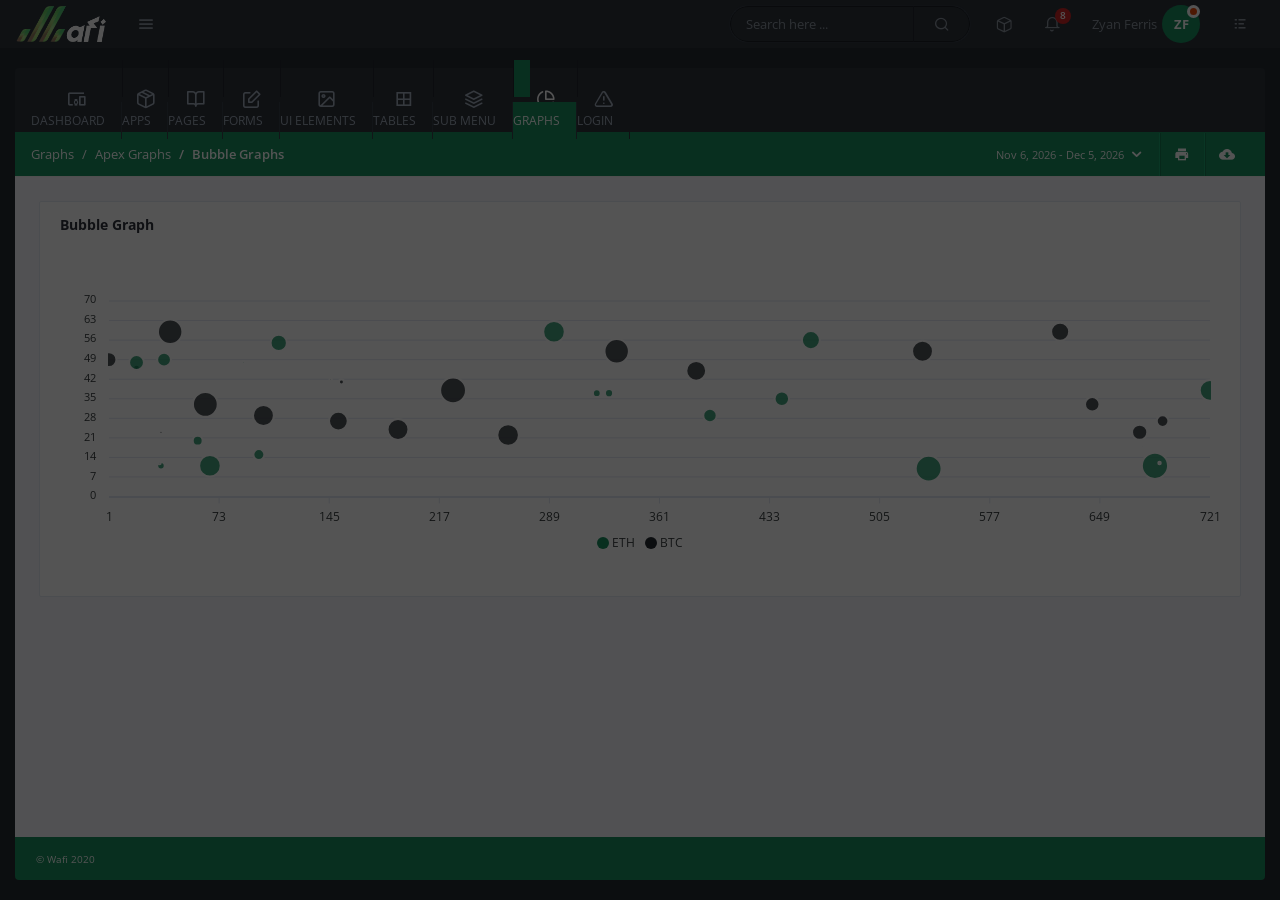
<file: bubble.html>
<!doctype html>
<html lang="en">
	<head>
		<!-- Required meta tags -->
		<meta charset="utf-8">
		<meta name="viewport" content="width=device-width, initial-scale=1, shrink-to-fit=no">

		<!-- Meta -->
		<meta name="description" content="Responsive Bootstrap4 Dashboard Template">
		<meta name="author" content="ParkerThemes">
		<link rel="shortcut icon" href="img/fav.png" />

		<!-- Title -->
		<title>Wafi Admin Template - Apex Bubble Graphs</title>


		<!-- *************
			************ Common Css Files *************
		************ -->
		<!-- Bootstrap css -->
		<link rel="stylesheet" href="css/bootstrap.min.css">

		<!-- Icomoon Font Icons css -->
		<link rel="stylesheet" href="fonts/style.css">
		
		<!-- Main css -->
		<link rel="stylesheet" href="css/main.css">


		<!-- *************
			************ Vendor Css Files *************
		************ -->
		<!-- DateRange css -->
		<link rel="stylesheet" href="vendor/daterange/daterange.css" />


	</head>
	<body>

		<!-- Loading starts -->
		<div id="loading-wrapper">
			<div class="spinner-border" role="status">
				<span class="sr-only">Loading...</span>
			</div>
		</div>
		<!-- Loading ends -->


		<!-- *************
			************ Header section start *************
		************* -->

		<!-- Header start -->
		<header class="header">
			<div class="logo-wrapper">
				<a href="index.html" class="logo">
					<img src="img/logo.png" alt="Wafi Admin Dashboard" />
				</a>
				<a href="#" class="quick-links-btn" data-toggle="tooltip" data-placement="right" title="" data-original-title="Quick Links">
					<i class="icon-menu1"></i>
				</a>
			</div>
			<div class="header-items">
				<!-- Custom search start -->
				<div class="custom-search">
					<input type="text" class="search-query" placeholder="Search here ...">
					<i class="icon-search1"></i>
				</div>
				<!-- Custom search end -->

				<!-- Header actions start -->
				<ul class="header-actions">
					<li class="dropdown">
						<a href="#" id="notifications" data-toggle="dropdown" aria-haspopup="true">
							<i class="icon-box"></i>
						</a>
						<div class="dropdown-menu dropdown-menu-right lrg" aria-labelledby="notifications">
							<div class="dropdown-menu-header">
								Tasks (05)
							</div>	
							<ul class="header-tasks">
								<li>
									<p>#48 - Dashboard UI<span>90%</span></p>
									<div class="progress">
										<div class="progress-bar bg-primary" role="progressbar" aria-valuenow="90" aria-valuemin="0" aria-valuemax="100" style="width: 90%">
											<span class="sr-only">90% Complete (success)</span>
										</div>
									</div>
								</li>
								<li>
									<p>#95 - Alignment Fix<span>60%</span></p>
									<div class="progress">
										<div class="progress-bar bg-primary" role="progressbar" aria-valuenow="60" aria-valuemin="0" aria-valuemax="100" style="width: 60%">
											<span class="sr-only">60% Complete (success)</span>
										</div>
									</div>
								</li>
								<li>
									<p>#7 - Broken Button<span>40%</span></p>
									<div class="progress">
										<div class="progress-bar bg-secondary" role="progressbar" aria-valuenow="40" aria-valuemin="0" aria-valuemax="100" style="width: 40%">
											<span class="sr-only">40% Complete (success)</span>
										</div>
									</div>
								</li>
							</ul>
						</div>
					</li>
					<li class="dropdown">
						<a href="#" id="notifications" data-toggle="dropdown" aria-haspopup="true">
							<i class="icon-bell"></i>
							<span class="count-label">8</span>
						</a>
						<div class="dropdown-menu dropdown-menu-right lrg" aria-labelledby="notifications">
							<div class="dropdown-menu-header">
								Notifications (40)
							</div>
							<ul class="header-notifications">
								<li>
									<a href="#">
										<div class="user-img away">
											<img src="img/user21.png" alt="User" />
										</div>
										<div class="details">
											<div class="user-title">Abbott</div>
											<div class="noti-details">Membership has been ended.</div>
											<div class="noti-date">Oct 20, 07:30 pm</div>
										</div>
									</a>
								</li>
								<li>
									<a href="#">
										<div class="user-img busy">
											<img src="img/user10.png" alt="User" />
										</div>
										<div class="details">
											<div class="user-title">Braxten</div>
											<div class="noti-details">Approved new design.</div>
											<div class="noti-date">Oct 10, 12:00 am</div>
										</div>
									</a>
								</li>
								<li>
									<a href="#">
										<div class="user-img online">
											<img src="img/user6.png" alt="User" />
										</div>
										<div class="details">
											<div class="user-title">Larkyn</div>
											<div class="noti-details">Check out every table in detail.</div>
											<div class="noti-date">Oct 15, 04:00 pm</div>
										</div>
									</a>
								</li>
							</ul>
						</div>
					</li>
					<li class="dropdown">
						<a href="#" id="userSettings" class="user-settings" data-toggle="dropdown" aria-haspopup="true">
							<span class="user-name">Zyan Ferris</span>
							<span class="avatar">ZF<span class="status busy"></span></span>
						</a>
						<div class="dropdown-menu dropdown-menu-right" aria-labelledby="userSettings">
							<div class="header-profile-actions">
								<div class="header-user-profile">
									<div class="header-user">
										<img src="img/user.png" alt="Admin Template" />
									</div>
									<h5>Zyan Ferris</h5>
									<p>Admin</p>
								</div>
								<a href="user-profile.html"><i class="icon-user1"></i> My Profile</a>
								<a href="account-settings.html"><i class="icon-settings1"></i> Account Settings</a>
								<a href="login.html"><i class="icon-log-out1"></i> Sign Out</a>
							</div>
						</div>
					</li>
					<li>
						<a href="#" class="quick-settings-btn" data-toggle="tooltip" data-placement="left" title="" data-original-title="Quick Settings">
							<i class="icon-list"></i>
						</a>
					</li>
				</ul>						
				<!-- Header actions end -->
			</div>
		</header>
		<!-- Header end -->

		<!-- Screen overlay start -->
		<div class="screen-overlay"></div>
		<!-- Screen overlay end -->

		<!-- Quicklinks box start -->
		<div class="quick-links-box">
			<div class="quick-links-header">
				Quick Links
				<a href="#" class="quick-links-box-close">
					<i class="icon-circle-with-cross"></i>
				</a>
			</div>

			<div class="quick-links-wrapper">
				<div class="fullHeight">
					<div class="quick-links-body">
						<div class="container-fluid p-0">
							<div class="row less-gutters">
								<div class="col-xl-6 col-lg-6 col-md-6 col-sm-6 col-12">
									<a href="documents.html" class="quick-tile blue">
										<i class="icon-file-text"></i>
										Documents
									</a>
								</div>
								<div class="col-xl-3 col-lg-3 col-md-3 col-sm-3 col-12">
									<a href="crm-dashboard.html" class="quick-tile secondary">
										<i class="icon-pie-chart1"></i>
										CRM
									</a>
								</div>
								<div class="col-xl-3 col-lg-3 col-md-3 col-sm-3 col-12">
									<a href="ecommerce-dashboard.html" class="quick-tile blue">
										<i class="icon-shopping-cart1"></i>
										Ecommerce
									</a>
								</div>
							</div>
							<div class="row less-gutters">
								<div class="col-xl-6 col-lg-6 col-md-6 col-sm-6 col-12">
									<a href="gallery2.html" class="quick-tile photos lg">
										Photos
									</a>
								</div>
								<div class="col-xl-3 col-lg-3 col-md-3 col-sm-3 col-12">
									<a href="tasks.html" class="quick-tile">
										<i class="icon-check-circle"></i>
										Tasks
									</a>
									<a href="calendar-external-draggable.html" class="quick-tile blue">
										<i class="icon-calendar1"></i>
										Events
									</a>
								</div>
								<div class="col-xl-3 col-lg-3 col-md-3 col-sm-3 col-12">
									<a href="chat.html" class="quick-tile blue">
										<i class="icon-message-circle"></i>
										Chat
									</a>
									<a href="default-layout.html" class="quick-tile">
										<i class="icon-grid"></i>
										Layout
									</a>
								</div>
							</div>
							<div class="row less-gutters">
								<div class="col-xl-3 col-lg-3 col-md-3 col-sm-3 col-12">
									<a href="custom-alerts.html" class="quick-tile secondary">
										<i class="icon-alert-triangle"></i>
										Alerts
									</a>
								</div>
								<div class="col-xl-3 col-lg-3 col-md-3 col-sm-3 col-12">
									<a href="google-maps.html" class="quick-tile blue">
										<i class="icon-map-pin"></i>
										Maps
									</a>
								</div>
								<div class="col-xl-3 col-lg-3 col-md-3 col-sm-3 col-12">
									<a href="https://www.gmail.com" target="_blank" class="quick-tile white">
										<i class="icon-drafts"></i>
										Gmail
									</a>
								</div>
								<div class="col-xl-3 col-lg-3 col-md-3 col-sm-3 col-12">
									<a href="https://www.youtube.com" target="_blank" class="quick-tile secondary">
										<i class="icon-youtube"></i>
										Youtube
									</a>
								</div>
							</div>
							<div class="row less-gutters">
								<div class="col-xl-3 col-lg-3 col-md-3 col-sm-3 col-12">
									<a href="user-profile.html" class="quick-tile">
										<i class="icon-account_circle"></i>
										Profile
									</a>
								</div>
								<div class="col-xl-3 col-lg-3 col-md-3 col-sm-3 col-12">
									<a href="contacts.html" class="quick-tile">
										<i class="icon-phone"></i>
										Contacts
									</a>
								</div>
								<div class="col-xl-3 col-lg-3 col-md-3 col-sm-3 col-12">
									<a href="account-settings.html" class="quick-tile">
										<i class="icon-settings1"></i>
										Settings
									</a>
								</div>
								<div class="col-xl-3 col-lg-3 col-md-3 col-sm-3 col-12">
									<a href="login.html" class="quick-tile">
										<i class="icon-lock2"></i>
										Logout
									</a>
								</div>
							</div>
						</div>
					</div>
				</div>
			</div>
		</div>
		<!-- Quicklinks box end -->

		<!-- Quick settings start -->
		<div class="quick-settings-box">
			<div class="quick-settings-header">
				<div class="date-container">Today <span class="date" id="today-date"></span></div>
				<a href="#" class="quick-settings-box-close">
					<i class="icon-circle-with-cross"></i>
				</a>
			</div>
			<div class="quick-settings-body">
				<div class="fullHeight">
					<div class="quick-setting-list">
						<h6 class="title">Events</h6>
						<ul class="list-items">
							<li>
								<div class="list-title">Product Launch</div>
								<div class="list-location">10:00 AM</div>
							</li>
							<li>
								<div class="list-title">Team Meeting</div>
								<div class="list-location">01:30 PM</div>
							</li>
							<li>
								<div class="list-title">Q&A Session</div>
								<div class="list-location">02:30 PM</div>
							</li>
						</ul>
					</div>
					<div class="quick-setting-list">
						<h6 class="title">Notes</h6>
						<ul class="list-items">
							<li>
								<div class="list-title">Refreshing the list</div>
								<div class="list-location">03:15 PM</div>
							</li>
							<li>
								<div class="list-title">Not able to click on button</div>
								<div class="list-location">03:18 PM</div>
							</li>
						</ul>
					</div>
					<div class="quick-setting-list">
						<h6 class="title">Quick Settings</h6>
						<ul class="set-priority-list">
							<li>
								<div class="custom-control custom-switch">
									<input type="checkbox" class="custom-control-input" checked id="systemUpdates">
									<label class="custom-control-label" for="systemUpdates">System Updates</label>
								</div>
							</li>
							<li>
								<div class="custom-control custom-switch">
									<input type="checkbox" class="custom-control-input" id="noti">
									<label class="custom-control-label" for="noti">Notifications</label>
								</div>
							</li>
						</ul>
					</div>
				</div>
			</div>
		</div>
		<!-- Quick settings end -->

		<!-- *************
			************ Header section end *************
		************* -->


		<div class="container-fluid">


			<!-- Navigation start -->
			<nav class="navbar navbar-expand-lg custom-navbar">
				<button class="navbar-toggler" type="button" data-toggle="collapse" data-target="#WafiAdminNavbar" aria-controls="WafiAdminNavbar" aria-expanded="false" aria-label="Toggle navigation">
					<span class="navbar-toggler-icon">
						<i></i>
						<i></i>
						<i></i>
					</span>
				</button>
				<div class="collapse navbar-collapse" id="WafiAdminNavbar">
					<ul class="navbar-nav">
						<li class="nav-item dropdown">
							<a class="nav-link dropdown-toggle" href="#" id="dashboardsDropdown" role="button" data-toggle="dropdown" aria-haspopup="true" aria-expanded="false">
								<i class="icon-devices_other nav-icon"></i>
								Dashboard
							</a>
							<ul class="dropdown-menu" aria-labelledby="dashboardsDropdown">
								<li>
									<a class="dropdown-item" href="index.html">Admin Dashboard</a>
								</li>
								<li>
									<a class="dropdown-item" href="project-dashboard.html">Project Management</a>
								</li>
								<li>
									<a class="dropdown-item" href="sales-dashboard.html">Sales Dashboard</a>
								</li>
								<li>
									<a class="dropdown-item" href="crm-dashboard.html">CRM Dashboard</a>
								</li>
								<li>
									<a class="dropdown-item" href="ecommerce-dashboard.html">Ecommerce Dashboard</a>
								</li>
								<li>
									<a class="dropdown-item" href="quick-dashboard.html">Quick Dashboard</a>
								</li>
								<li>
									<a class="dropdown-item" href="smart-dashboard.html">Smart Dashboard</a>
								</li>
								<li>
									<a class="dropdown-item" href="helpdesk-dashboard.html">Help Desk Dashboard</a>
								</li>
								<li>
									<a class="dropdown-toggle sub-nav-link" href="#" id="layoutsDropdown" role="button" data-toggle="dropdown" aria-haspopup="true" aria-expanded="false">
										Layouts
									</a>
									<ul class="dropdown-menu dropdown-menu-right" aria-labelledby="layoutsDropdown">
										<li>
											<a class="dropdown-item" href="default-layout.html">Default Layout</a>
										</li>
										<li>
											<a class="dropdown-item" href="default-layout-light.html">Light Color Layout</a>
										</li>
										<li>
											<a class="dropdown-item" href="fixed-layout.html">Fixed Layout</a>
										</li>
										<li>
											<a class="dropdown-item" href="boxed-layout.html">Boxed Layout</a>
										</li>
										<li>
											<a class="dropdown-item" href="card-options.html">Card Options</a>
										</li>
										<li>
											<a class="dropdown-item" href="drag-drop-cards.html">Drag and Drop Cards</a>
										</li>
									</ul>
								</li>
							</ul>
						</li>
						<li class="nav-item dropdown">
							<a class="nav-link dropdown-toggle" href="#" id="appsDropdown" role="button" data-toggle="dropdown" aria-haspopup="true" aria-expanded="false">
								<i class="icon-package nav-icon"></i>
								Apps
							</a>
							<ul class="dropdown-menu" aria-labelledby="appsDropdown">
								<li>
									<a class="dropdown-item" href="chat.html">Chat App</a>
								</li>
								<li>
									<a class="dropdown-item" href="tasks.html">Tasks App</a>
								</li>
								<li>
									<a class="dropdown-item" href="documents.html">Documents</a>
								</li>
								<li>
									<a class="dropdown-toggle sub-nav-link" href="#" id="calendarsDropdown" role="button" data-toggle="dropdown" aria-haspopup="true" aria-expanded="false">
										Calendars
									</a>
									<ul class="dropdown-menu dropdown-menu-right" aria-labelledby="calendarsDropdown">
										<li>
											<a class="dropdown-item" href="calendar.html">Daygrid View</a>
										</li>
										<li>
											<a class="dropdown-item" href="calendar-external-draggable.html">External Draggable</a>
										</li>
										<li>
											<a class="dropdown-item" href="calendar-google.html">Google Calendar</a>
										</li>
										<li>
											<a class="dropdown-item" href="calendar-list-view.html">List View</a>
										</li>
										<li>
											<a class="dropdown-item" href="calendar-selectable.html">Selectable</a>
										</li>
										<li>
											<a class="dropdown-item" href="calendar-week-numbers.html">Week Numbers</a>
										</li>
									</ul>
								</li>
								<li>
									<a class="dropdown-item" href="invoice.html">Invoice</a>
								</li>
								<li>
									<a class="dropdown-item" href="contacts.html">Contacts</a>
								</li>
								<li>
									<a class="dropdown-item" href="datepickers.html">Datepickers</a>
								</li>
								<li>
									<a class="dropdown-item" href="comments.html">Comments</a>
								</li>
								<li>
									<a class="dropdown-item" href="timeline.html">Timeline</a>
								</li>
							</ul>
						</li>
						<li class="nav-item dropdown">
							<a class="nav-link dropdown-toggle" href="#" id="pagesDropdown" role="button" data-toggle="dropdown" aria-haspopup="true" aria-expanded="false">
								<i class="icon-book-open nav-icon"></i>
								Pages
							</a>
							<ul class="dropdown-menu" aria-labelledby="pagesDropdown">
								<li>
									<a class="dropdown-item" href="user-profile.html">User Profile</a>
								</li>
								<li>
									<a class="dropdown-item" href="cards.html">Cards</a>
								</li>
								<li>
									<a class="dropdown-item" href="pricing.html">Pricing Plans</a>
								</li>
								<li>
									<a class="dropdown-item" href="faq.html">Faq</a>
								</li>
								<li>
									<a class="dropdown-item" href="search-results.html">Search Results</a>
								</li>
								<li>
									<a class="dropdown-item" href="blog.html">Blog</a>
								</li>
								<li>
									<a class="dropdown-item" href="account-settings.html">Account Settings</a>
								</li>
								<li>
									<a class="dropdown-toggle sub-nav-link" href="#" id="customGallery" role="button" data-toggle="dropdown" aria-haspopup="true" aria-expanded="false">
										Gallery
									</a>
									<ul class="dropdown-menu dropdown-menu-right" aria-labelledby="customGallery">
										<li>
											<a class="dropdown-item" href="gallery.html">Gallery Slider</a>
										</li>
										<li>
											<a class="dropdown-item" href="gallery2.html">Gallery Thumbnail</a>
										</li>
										<li>
											<a class="dropdown-item" href="gallery3.html">Gallery Hover</a>
										</li>
									</ul>
								</li>
								<li>
									<a class="dropdown-item" href="icons.html">Icons</a>
								</li>
								<li>
									<a class="dropdown-item" href="typography.html">Typography</a>
								</li>
							</ul>
						</li>
						<li class="nav-item dropdown">
							<a class="nav-link dropdown-toggle" href="#" id="formsDropdown" role="button" data-toggle="dropdown" aria-haspopup="true" aria-expanded="false">
								<i class="icon-edit1 nav-icon"></i>
								Forms
							</a>
							<ul class="dropdown-menu" aria-labelledby="formsDropdown">
								<li>
									<a class="dropdown-item" href="wizard.html">Wizards</a>
								</li>
								<li>
									<a class="dropdown-item" href="bs-select.html">BS Select</a>
								</li>
								<li>
									<a class="dropdown-item" href="input-tags.html">Input Tags</a>
								</li>
								<li>
									<a class="dropdown-item" href="input-masks.html">Input Mask</a>
								</li>
								<li>
									<a class="dropdown-toggle sub-nav-link" href="#" id="customDropdown" role="button" data-toggle="dropdown" aria-haspopup="true" aria-expanded="false">
										Custom Forms
									</a>
									<ul class="dropdown-menu dropdown-menu-right" aria-labelledby="customDropdown">
										<li>
											<a class="dropdown-item" href="contact.html">Contact Form</a>
										</li>
										<li>
											<a class="dropdown-item" href="contact2.html">Contact Form #2</a>
										</li>
										<li>
											<a class="dropdown-item" href="contact3.html">Contact Form #3</a>
										</li>
										<li>
											<a class="dropdown-item" href="contact4.html">Contact Form #4</a>
										</li>
									</ul>
								</li>
								<li>
									<a class="dropdown-item" href="form-inputs.html">Form Inputs</a>
								</li>
								<li>
									<a class="dropdown-item" href="input-groups.html">Input Groups</a>
								</li>
								<li>
									<a class="dropdown-item" href="check-radio.html">Check Boxes</a>
								</li>
								<li>
									<a class="dropdown-item" href="range-sliders.html">Range Sliders</a>
								</li>
								<li>
									<a class="dropdown-item" href="editor.html">Editor</a>
								</li>
							</ul>
						</li>
						<li class="nav-item dropdown">
							<a class="nav-link dropdown-toggle" href="#" id="uiElementsDropdown" role="button" data-toggle="dropdown" aria-haspopup="true" aria-expanded="false">
								<i class="icon-image nav-icon"></i>
								UI Elements
							</a>
							<ul class="dropdown-menu" aria-labelledby="uiElementsDropdown">
								<li>
									<a class="dropdown-toggle sub-nav-link" href="#" id="buttonsDropdown" role="button" data-toggle="dropdown" aria-haspopup="true" aria-expanded="false">
										Buttons
									</a>
									<ul class="dropdown-menu dropdown-menu-right" aria-labelledby="buttonsDropdown">
										<li>
											<a class="dropdown-item" href="buttons.html">Buttons</a>
										</li>
										<li>
											<a class="dropdown-item" href="button-groups.html">Button Groups</a>
										</li>
										<li>
											<a class="dropdown-item" href="dropdowns.html">Dropdowns</a>
										</li>
									</ul>
								</li>
								<li>
									<a class="dropdown-toggle sub-nav-link" href="#" id="navsDropdown" role="button" data-toggle="dropdown" aria-haspopup="true" aria-expanded="false">
										Navbars
									</a>
									<ul class="dropdown-menu dropdown-menu-right" aria-labelledby="navsDropdown">
										<li>
											<a class="dropdown-item" href="nav.html">Nav</a>
										</li>
										<li>
											<a class="dropdown-item" href="tabs.html">Tabs</a>
										</li>
									</ul>
								</li>
								<li>
									<a class="dropdown-toggle sub-nav-link" href="#" id="componentsDropdown" role="button" data-toggle="dropdown" aria-haspopup="true" aria-expanded="false">
										Components
									</a>
									<ul class="dropdown-menu dropdown-menu-right" aria-labelledby="componentsDropdown">
										<li>
											<a class="dropdown-item" href="jumbotron.html">Jumbotron</a>
										</li>
										<li>
											<a class="dropdown-item" href="labels-badges.html">Labels &amp; Badges</a>
										</li>
										<li>
											<a class="dropdown-item" href="list-items.html">List Items</a>
										</li>
										<li>
											<a class="dropdown-item" href="pagination.html">Paginations</a>
										</li>
										<li>
											<a class="dropdown-item" href="progress.html">Progress Bars</a>
										</li>
										<li>
											<a class="dropdown-item" href="pills.html">Pills</a>
										</li>
										<li>
											<a class="dropdown-item" href="spinners.html">Spinners</a>
										</li>
									</ul>
								</li>
								<li>
									<a class="dropdown-toggle sub-nav-link" href="#" id="gridDropdown" role="button" data-toggle="dropdown" aria-haspopup="true" aria-expanded="false">
										Grid
									</a>
									<ul class="dropdown-menu dropdown-menu-right" aria-labelledby="gridDropdown">
										<li>
											<a class="dropdown-item" href="grid.html">Grid</a>
										</li>
										<li>
											<a class="dropdown-item" href="grid-doc.html">Grid Doc</a>
										</li>
									</ul>
								</li>
								<li>
									<a class="dropdown-toggle sub-nav-link" href="#" id="imagesDropdown" role="button" data-toggle="dropdown" aria-haspopup="true" aria-expanded="false">
										Images
									</a>
									<ul class="dropdown-menu dropdown-menu-right" aria-labelledby="imagesDropdown">
										<li>
											<a class="dropdown-item" href="avatars.html">Avatars</a>
										</li>
										<li>
											<a class="dropdown-item" href="media-objects.html">Media Objects</a>
										</li>
										<li>
											<a class="dropdown-item" href="images.html">Thumbnails</a>
										</li>
										<li>
											<a class="dropdown-item" href="text-avatars.html">Text Avatars</a>
										</li>
									</ul>
								</li>
								<li>
									<a class="dropdown-toggle sub-nav-link" href="#" id="accordionsDropdown" role="button" data-toggle="dropdown" aria-haspopup="true" aria-expanded="false">
										Accordions
									</a>
									<ul class="dropdown-menu dropdown-menu-right" aria-labelledby="accordionsDropdown">
										<li>
											<a class="dropdown-item" href="accordion.html">Accordion</a>
										</li>
										<li>
											<a class="dropdown-item" href="accordion-icons.html">Accordion Icons</a>
										</li>
										<li>
											<a class="dropdown-item" href="accordion-arrows.html">Accordion Arrows</a>
										</li>
										<li>
											<a class="dropdown-item" href="accordion-lg.html">Accordion Large</a>
										</li>
									</ul>
								</li>
								<li>
									<a class="dropdown-toggle sub-nav-link" href="#" id="alertDropdown" role="button" data-toggle="dropdown" aria-haspopup="true" aria-expanded="false">
										Notifications
									</a>
									<ul class="dropdown-menu dropdown-menu-right" aria-labelledby="alertDropdown">
										<li>
											<a class="dropdown-item" href="bootstrap-alerts.html">Default Alerts</a>
										</li>
										<li>
											<a class="dropdown-item" href="custom-alerts.html">Custom Alerts</a>
										</li>
										<li>
											<a class="dropdown-item" href="toasts.html">Toasts</a>
										</li>
									</ul>
								</li>
								<li>
									<a class="dropdown-item" href="carousel.html">Carousels</a>
								</li>
								<li>
									<a class="dropdown-item" href="modals.html">Modals</a>
								</li>
								<li>
									<a class="dropdown-item" href="popovers-tooltips.html">Tooltips</a>
								</li>
							</ul>
						</li>
						<li class="nav-item dropdown">
							<a class="nav-link dropdown-toggle" href="#" id="tablesDropdown" role="button" data-toggle="dropdown" aria-haspopup="true" aria-expanded="false">
								<i class="icon-border_all nav-icon"></i>
								Tables
							</a>
							<ul class="dropdown-menu" aria-labelledby="tablesDropdown">
								<li>
									<a class="dropdown-item" href="custom-tables.html">Custom Tables</a>
								</li>
								<li>
									<a class="dropdown-item" href="default-table.html">Default Table</a>
								</li>
								<li>
									<a class="dropdown-item" href="table-bordered.html">Table Bordered</a>
								</li>
								<li>
									<a class="dropdown-item" href="table-hover.html">Table Hover</a>
								</li>
								<li>
									<a class="dropdown-item" href="table-striped.html">Table Striped</a>
								</li>
								<li>
									<a class="dropdown-item" href="table-small.html">Table Small</a>
								</li>
								<li>
									<a class="dropdown-item" href="table-colors.html">Table Colors</a>
								</li>
								<li>
									<a class="dropdown-item" href="data-tables.html">Data Tables</a>
								</li>
							</ul>
						</li>
						<li class="nav-item dropdown">
							<a class="nav-link dropdown-toggle" href="#" id="layoutsDropdown" role="button" data-toggle="dropdown" aria-haspopup="true" aria-expanded="false">
								<i class="icon-layers2 nav-icon"></i>
								Sub menu
							</a>
							<ul class="dropdown-menu dropdown-menu-right" aria-labelledby="layoutsDropdown">
								<li>
									<a class="dropdown-toggle sub-nav-link" href="#" id="submenuDropdown" role="button" data-toggle="dropdown" aria-haspopup="true" aria-expanded="false">
										Opens Right
									</a>
									<ul class="dropdown-menu dropdown-menu-right" aria-labelledby="submenuDropdown">
										<li>
											<a class="dropdown-item" href="chat.html">Submenu 1</a>
										</li>
										<li>
											<a class="dropdown-item" href="icons.html">Submenu 2</a>
										</li>
									</ul>
								</li>
								<li class="open-left">
									<a class="dropdown-toggle sub-nav-link" href="#" id="submenuLeftDropdown" role="button" data-toggle="dropdown" aria-haspopup="true" aria-expanded="false">
										Opens Left
									</a>
									<ul class="dropdown-menu" aria-labelledby="submenuLeftDropdown">
										<li>
											<a class="dropdown-item" href="chat.html">Submenu 1</a>
										</li>
										<li>
											<a class="dropdown-item" href="icons.html">Submenu 2</a>
										</li>
									</ul>
								</li>
							</ul>
						</li>
						<li class="nav-item dropdown">
							<a class="nav-link active-page dropdown-toggle" href="#" id="graphsDropdown" role="button" data-toggle="dropdown" aria-haspopup="true" aria-expanded="false">
								<i class="icon-pie-chart1 nav-icon"></i>
								Graphs
							</a>
							<ul class="dropdown-menu dropdown-menu-right" aria-labelledby="graphsDropdown">
								<li class="open-left">
									<a class="dropdown-toggle sub-nav-link active-page" href="#" id="apexDropdown" role="button" data-toggle="dropdown" aria-haspopup="true" aria-expanded="false">
										Apex Graphs
									</a>
									<ul class="dropdown-menu" aria-labelledby="apexDropdown">
										<li>
											<a class="dropdown-item" href="area-graphs.html">Area Charts</a>
										</li>
										<li>
											<a class="dropdown-item active-page" href="bubble.html">Bubble Graphs</a>
										</li>
										<li>
											<a class="dropdown-item" href="bar-graphs.html">Bar Charts</a>
										</li>
										<li>
											<a class="dropdown-item" href="candlestick.html">Candlestick</a>
										</li>
										<li>
											<a class="dropdown-item" href="column-graphs.html">Column Charts</a>
										</li>
										<li>
											<a class="dropdown-item" href="donut-graphs.html">Donut Charts</a>
										</li>
										<li>
											<a class="dropdown-item" href="line-graphs.html">Line Charts</a>
										</li>
										<li>
											<a class="dropdown-item" href="mixed-graphs.html">Mixed Charts</a>
										</li>
										<li>
											<a class="dropdown-item" href="pie-graphs.html">Pie Charts</a>
										</li>
										<li>
											<a class="dropdown-item" href="radial-chart.html">Radial Graph</a>
										</li>
									</ul>
								</li>
								<li>
									<a class="dropdown-item" href="morris-graphs.html">Morris Graphs</a>
								</li>
								<li>
									<a class="dropdown-item" href="flot-graphs.html">Flot Graphs</a>
								</li>
								<li>
									<a class="dropdown-item" href="c3-graphs.html">C3 Graphs</a>
								</li>
								<li class="open-left">
									<a class="dropdown-toggle sub-nav-link" href="#" id="mapsDropdown" role="button" data-toggle="dropdown" aria-haspopup="true" aria-expanded="false">
										Vector Maps
									</a>
									<ul class="dropdown-menu" aria-labelledby="mapsDropdown">
										<li>
											<a class="dropdown-item" href="vector-maps.html">Vector Maps</a>
										</li>
										<li>
											<a class="dropdown-item" href="google-maps.html">Google Maps</a>
										</li>
									</ul>
								</li>
							</ul>
						</li>
						<li class="nav-item dropdown">
							<a class="nav-link dropdown-toggle" href="#" id="loginDropdown" role="button" data-toggle="dropdown" aria-haspopup="true" aria-expanded="false">
								<i class="icon-alert-triangle nav-icon"></i>
								Login
							</a>
							<ul class="dropdown-menu dropdown-menu-right" aria-labelledby="loginDropdown">
								<li>
									<a class="dropdown-item" href="login.html">Login</a>
								</li>
								<li>
									<a class="dropdown-item" href="signup.html">Signup</a>
								</li>
								<li>
									<a class="dropdown-item" href="forgot-pwd.html">Forgot Password</a>
								</li>
								<li class="open-left">
									<a class="dropdown-toggle sub-nav-link" href="#" id="subscribeDropdown" role="button" data-toggle="dropdown" aria-haspopup="true" aria-expanded="false">
										Subscribe
									</a>
									<ul class="dropdown-menu" aria-labelledby="subscribeDropdown">
										<li>
											<a class="dropdown-item" href="subscribe.html">Subscribe</a>
										</li>
										<li>
											<a class="dropdown-item" href="subscribe2.html">Subscribe 2</a>
										</li>
									</ul>
								</li>
								<li class="open-left">
									<a class="dropdown-toggle sub-nav-link" href="#" id="errorDropdown" role="button" data-toggle="dropdown" aria-haspopup="true" aria-expanded="false">
										Error Pages
									</a>
									<ul class="dropdown-menu" aria-labelledby="errorDropdown">
										<li>
											<a class="dropdown-item" href="error.html">404</a>
										</li>
										<li>
											<a class="dropdown-item" href="error2.html">505</a>
										</li>
									</ul>
								</li>
							</ul>
						</li>
					</ul>
				</div>
			</nav>
			<!-- Navigation end -->


			<!-- *************
				************ Main container start *************
			************* -->
			<div class="main-container">


				<!-- Page header start -->
				<div class="page-header">
					<ol class="breadcrumb">
						<li class="breadcrumb-item">Graphs</li>
						<li class="breadcrumb-item">Apex Graphs</li>
						<li class="breadcrumb-item active">Bubble Graphs</li>
					</ol>

					<ul class="app-actions">
						<li>
							<a href="#" id="reportrange">
								<span class="range-text"></span>
								<i class="icon-chevron-down"></i>	
							</a>
						</li>
						<li>
							<a href="#" data-toggle="tooltip" data-placement="top" title="" data-original-title="Print">
								<i class="icon-print"></i>
							</a>
						</li>
						<li>
							<a href="#" data-toggle="tooltip" data-placement="top" title="" data-original-title="Download CSV">
								<i class="icon-cloud_download"></i>
							</a>
						</li>
					</ul>
				</div>
				<!-- Page header end -->


				<!-- Content wrapper start -->
				<div class="content-wrapper">

					<!-- Row start -->
					<div class="row gutters">
						<div class="col-lg-12 col-md-12 col-sm-12 col-xs-12">

							<div class="card">
								<div class="card-header">
									<div class="card-title">Bubble Graph</div>
								</div>
								<div class="card-body">
									<div id="basic-bubble-graph"></div>
								</div>
							</div>

						</div>
					</div>
					<!-- Row end -->

				</div>
				<!-- Content wrapper end -->

			</div>
			<!-- *************
				************ Main container end *************
			************* -->

			<!-- Footer start -->
			<footer class="main-footer">© Wafi 2020</footer>
			<!-- Footer end -->

		</div>

		<!-- *************
			************ Required JavaScript Files *************
		************* -->
		<!-- Required jQuery first, then Bootstrap Bundle JS -->
		<script src="js/jquery.min.js"></script>
		<script src="js/bootstrap.bundle.min.js"></script>
		<script src="js/moment.js"></script>


		<!-- *************
			************ Vendor Js Files *************
		************* -->
		<!-- Slimscroll JS -->
		<script src="vendor/slimscroll/slimscroll.min.js"></script>
		<script src="vendor/slimscroll/custom-scrollbar.js"></script>

		<!-- Daterange -->
		<script src="vendor/daterange/daterange.js"></script>
		<script src="vendor/daterange/custom-daterange.js"></script>

		<!-- Apex Charts -->
		<script src="vendor/apex/apexcharts.min.js"></script>
		<script src="vendor/apex/examples/bubble/basic-bubble-graph.js"></script>
		
		<!-- Main Js Required -->
		<script src="js/main.js"></script>

	</body>
</html>
</file>
<file: fonts/style.css>
@font-face {
	font-family: 'icomoon';
	src:  url('icomoon.eot?7qthrd');
	src:  url('icomoon.eot?7qthrd#iefix') format('embedded-opentype'),
		url('icomoon.ttf?7qthrd') format('truetype'),
		url('icomoon.woff?7qthrd') format('woff'),
		url('icomoon.svg?7qthrd#icomoon') format('svg');
	font-weight: normal;
	font-style: normal;
}

[class^="icon-"], [class*=" icon-"] {
	/* use !important to prevent issues with browser extensions that change fonts */
	font-family: 'icomoon' !important;
	speak: none;
	font-style: normal;
	font-weight: normal;
	font-variant: normal;
	text-transform: none;
	line-height: 1;

	/* Better Font Rendering =========== */
	-webkit-font-smoothing: antialiased;
	-moz-osx-font-smoothing: grayscale;
}

.icon-add-to-list:before {
	content: "\e900";
}
.icon-controller-fast-backward:before {
	content: "\e901";
}
.icon-creative-commons:before {
	content: "\e902";
}
.icon-document-landscape:before {
	content: "\e903";
}
.icon-warning:before {
	content: "\e904";
}
.icon-arrow-with-circle-down:before {
	content: "\e909";
}
.icon-arrow-with-circle-left:before {
	content: "\e90a";
}
.icon-arrow-with-circle-right:before {
	content: "\e90b";
}
.icon-arrow-with-circle-up:before {
	content: "\e90c";
}
.icon-bookmark:before {
	content: "\e90d";
}
.icon-bookmarks:before {
	content: "\e90e";
}
.icon-chevron-down:before {
	content: "\e90f";
}
.icon-chevron-left:before {
	content: "\e910";
}
.icon-chevron-right:before {
	content: "\e911";
}
.icon-chevron-up:before {
	content: "\e916";
}
.icon-controller-fast-forward:before {
	content: "\e917";
}
.icon-controller-jump-to-start:before {
	content: "\e918";
}
.icon-controller-next:before {
	content: "\e919";
}
.icon-controller-paus:before {
	content: "\e91a";
}
.icon-controller-play:before {
	content: "\e91b";
}
.icon-controller-record:before {
	content: "\e91c";
}
.icon-controller-stop:before {
	content: "\e91d";
}
.icon-controller-volume:before {
	content: "\e91e";
}
.icon-dot-single:before {
	content: "\e91f";
}
.icon-dots-three-horizontal:before {
	content: "\e920";
}
.icon-dots-three-vertical:before {
	content: "\e921";
}
.icon-dots-two-horizontal:before {
	content: "\e922";
}
.icon-dots-two-vertical:before {
	content: "\e923";
}
.icon-download:before {
	content: "\e924";
}
.icon-layers:before {
	content: "\e928";
}
.icon-resize-100:before {
	content: "\e929";
}
.icon-resize-full-screen:before {
	content: "\e92a";
}
.icon-save:before {
	content: "\e92b";
}
.icon-select-arrows:before {
	content: "\e92c";
}
.icon-triangle-down:before {
	content: "\e92d";
}
.icon-triangle-left:before {
	content: "\e92e";
}
.icon-triangle-right:before {
	content: "\e92f";
}
.icon-triangle-up:before {
	content: "\e930";
}
.icon-uninstall:before {
	content: "\e931";
}
.icon-upload-to-cloud:before {
	content: "\e932";
}
.icon-upload:before {
	content: "\e933";
}
.icon-add-user:before {
	content: "\e934";
}
.icon-address:before {
	content: "\e935";
}
.icon-adjust:before {
	content: "\e936";
}
.icon-align-bottom:before {
	content: "\e937";
}
.icon-align-horizontal-middle:before {
	content: "\e938";
}
.icon-align-left:before {
	content: "\e939";
}
.icon-align-right:before {
	content: "\e93a";
}
.icon-align-top:before {
	content: "\e93b";
}
.icon-align-vertical-middle:before {
	content: "\e93c";
}
.icon-archive:before {
	content: "\e93d";
}
.icon-area-graph:before {
	content: "\e93e";
}
.icon-attachment:before {
	content: "\e93f";
}
.icon-calendar:before {
	content: "\e940";
}
.icon-camera:before {
	content: "\e941";
}
.icon-chat:before {
	content: "\e942";
}
.icon-check:before {
	content: "\e943";
}
.icon-circle-with-cross:before {
	content: "\e944";
}
.icon-circle-with-minus:before {
	content: "\e945";
}
.icon-circle-with-plus:before {
	content: "\e946";
}
.icon-circle:before {
	content: "\e947";
}
.icon-circular-graph:before {
	content: "\e948";
}
.icon-clock:before {
	content: "\e949";
}
.icon-code:before {
	content: "\e94a";
}
.icon-cog:before {
	content: "\e94b";
}
.icon-colours:before {
	content: "\e94c";
}
.icon-credit:before {
	content: "\e94d";
}
.icon-cw:before {
	content: "\e94e";
}
.icon-cycle:before {
	content: "\e94f";
}
.icon-documents:before {
	content: "\e950";
}
.icon-drive:before {
	content: "\e951";
}
.icon-edit:before {
	content: "\e952";
}
.icon-email:before {
	content: "\e953";
}
.icon-emoji-happy:before {
	content: "\e954";
}
.icon-emoji-neutral:before {
	content: "\e955";
}
.icon-emoji-sad:before {
	content: "\e956";
}
.icon-erase:before {
	content: "\e957";
}
.icon-export:before {
	content: "\e958";
}
.icon-eye:before {
	content: "\e959";
}
.icon-flag:before {
	content: "\e95a";
}
.icon-flash:before {
	content: "\e95b";
}
.icon-folder-video:before {
	content: "\e95c";
}
.icon-folder:before {
	content: "\e95d";
}
.icon-forward:before {
	content: "\e95e";
}
.icon-globe:before {
	content: "\e95f";
}
.icon-help-with-circle:before {
	content: "\e960";
}
.icon-home:before {
	content: "\e961";
}
.icon-info-with-circle:before {
	content: "\e962";
}
.icon-info:before {
	content: "\e963";
}
.icon-light-bulb:before {
	content: "\e964";
}
.icon-light-down:before {
	content: "\e965";
}
.icon-light-up:before {
	content: "\e966";
}
.icon-line-graph:before {
	content: "\e967";
}
.icon-link:before {
	content: "\e968";
}
.icon-list:before {
	content: "\e969";
}
.icon-location-pin:before {
	content: "\e96a";
}
.icon-location:before {
	content: "\e96b";
}
.icon-lock-open:before {
	content: "\e96c";
}
.icon-lock:before {
	content: "\e96d";
}
.icon-log-out:before {
	content: "\e96e";
}
.icon-login:before {
	content: "\e96f";
}
.icon-magnet:before {
	content: "\e970";
}
.icon-magnifying-glass:before {
	content: "\e971";
}
.icon-map:before {
	content: "\e972";
}
.icon-minus:before {
	content: "\e973";
}
.icon-palette:before {
	content: "\e974";
}
.icon-pencil:before {
	content: "\e975";
}
.icon-pie-chart:before {
	content: "\e976";
}
.icon-pin:before {
	content: "\e977";
}
.icon-plus:before {
	content: "\e978";
}
.icon-power-plug:before {
	content: "\e979";
}
.icon-price-tag:before {
	content: "\e97a";
}
.icon-reply-all:before {
	content: "\e97b";
}
.icon-reply:before {
	content: "\e97c";
}
.icon-retweet:before {
	content: "\e97d";
}
.icon-rocket:before {
	content: "\e97e";
}
.icon-round-brush:before {
	content: "\e97f";
}
.icon-scissors:before {
	content: "\e980";
}
.icon-share-alternitive:before {
	content: "\e981";
}
.icon-share:before {
	content: "\e982";
}
.icon-shareable:before {
	content: "\e983";
}
.icon-shield:before {
	content: "\e984";
}
.icon-shopping-bag:before {
	content: "\e985";
}
.icon-shopping-basket:before {
	content: "\e986";
}
.icon-shopping-cart:before {
	content: "\e987";
}
.icon-sound-mix:before {
	content: "\e988";
}
.icon-sports-club:before {
	content: "\e989";
}
.icon-squared-cross:before {
	content: "\e98a";
}
.icon-squared-minus:before {
	content: "\e98b";
}
.icon-squared-plus:before {
	content: "\e98c";
}
.icon-star-outlined:before {
	content: "\e98d";
}
.icon-star:before {
	content: "\e98e";
}
.icon-swap:before {
	content: "\e98f";
}
.icon-tag:before {
	content: "\e990";
}
.icon-thumbs-down:before {
	content: "\e991";
}
.icon-thumbs-up:before {
	content: "\e992";
}
.icon-time-slot:before {
	content: "\e993";
}
.icon-typing:before {
	content: "\e994";
}
.icon-untag:before {
	content: "\e995";
}
.icon-user:before {
	content: "\e996";
}
.icon-wallet:before {
	content: "\e997";
}
.icon-dribbble-with-circle:before {
	content: "\e998";
}
.icon-dribbble:before {
	content: "\e999";
}
.icon-facebook-with-circle:before {
	content: "\e99a";
}
.icon-facebook:before {
	content: "\e99b";
}
.icon-flickr-with-circle:before {
	content: "\e99c";
}
.icon-google-with-circle:before {
	content: "\e99d";
}
.icon-google:before {
	content: "\e99e";
}
.icon-instagram-with-circle:before {
	content: "\e99f";
}
.icon-linkedin-with-circle:before {
	content: "\e9a0";
}
.icon-linkedin:before {
	content: "\e9a1";
}
.icon-pinterest-with-circle:before {
	content: "\e9a2";
}
.icon-pinterest:before {
	content: "\e9a3";
}
.icon-tumblr-with-circle:before {
	content: "\e9a4";
}
.icon-tumblr:before {
	content: "\e9a5";
}
.icon-twitter-with-circle:before {
	content: "\e9a6";
}
.icon-twitter:before {
	content: "\e9a7";
}
.icon-vimeo-with-circle:before {
	content: "\e9a8";
}
.icon-vimeo:before {
	content: "\e9a9";
}
.icon-youtube-with-circle:before {
	content: "\e9aa";
}
.icon-youtube:before {
	content: "\e9ab";
}
.icon-schedule:before {
	content: "\e8b5";
}
.icon-accessibility:before {
	content: "\e84e";
}
.icon-account_box:before {
	content: "\e851";
}
.icon-account_circle:before {
	content: "\e853";
}
.icon-add:before {
	content: "\e145";
}
.icon-add_a_photo:before {
	content: "\e439";
}
.icon-add_box:before {
	content: "\e146";
}
.icon-add_circle:before {
	content: "\e147";
}
.icon-control_point:before {
	content: "\e3ba";
}
.icon-adjust1:before {
	content: "\e39e";
}
.icon-airport_shuttle:before {
	content: "\eb3c";
}
.icon-alarm_on:before {
	content: "\e858";
}
.icon-album:before {
	content: "\e019";
}
.icon-android:before {
	content: "\e859";
}
.icon-apps:before {
	content: "\e5c3";
}
.icon-arrow_back:before {
	content: "\e5c4";
}
.icon-arrow_downward:before {
	content: "\e5db";
}
.icon-arrow_drop_down:before {
	content: "\e5c5";
}
.icon-arrow_drop_up:before {
	content: "\e5c7";
}
.icon-arrow_forward:before {
	content: "\e5c8";
}
.icon-arrow_upward:before {
	content: "\e5d8";
}
.icon-assignment:before {
	content: "\e85d";
}
.icon-assignment_turned_in:before {
	content: "\e862";
}
.icon-assistant:before {
	content: "\e39f";
}
.icon-flag1:before {
	content: "\e153";
}
.icon-attach_file:before {
	content: "\e226";
}
.icon-attach_money:before {
	content: "\e227";
}
.icon-attachment1:before {
	content: "\e2bc";
}
.icon-autorenew:before {
	content: "\e863";
}
.icon-av_timer:before {
	content: "\e01b";
}
.icon-backspace:before {
	content: "\e14a";
}
.icon-cloud_upload:before {
	content: "\e2c3";
}
.icon-beach_access:before {
	content: "\eb3e";
}
.icon-beenhere:before {
	content: "\e52d";
}
.icon-block:before {
	content: "\e14b";
}
.icon-bluetooth:before {
	content: "\e1a7";
}
.icon-bluetooth_searching:before {
	content: "\e1aa";
}
.icon-bluetooth_connected:before {
	content: "\e1a8";
}
.icon-bluetooth_disabled:before {
	content: "\e1a9";
}
.icon-blur_on:before {
	content: "\e3a5";
}
.icon-turned_in:before {
	content: "\e8e6";
}
.icon-turned_in_not:before {
	content: "\e8e7";
}
.icon-border_all:before {
	content: "\e228";
}
.icon-border_color:before {
	content: "\e22b";
}
.icon-border_outer:before {
	content: "\e22f";
}
.icon-brightness_1:before {
	content: "\e3a6";
}
.icon-brightness_auto:before {
	content: "\e1ab";
}
.icon-broken_image:before {
	content: "\e3ad";
}
.icon-brush:before {
	content: "\e3ae";
}
.icon-bubble_chart:before {
	content: "\e6dd";
}
.icon-bug_report:before {
	content: "\e868";
}
.icon-burst_mode:before {
	content: "\e43c";
}
.icon-domain:before {
	content: "\e7ee";
}
.icon-business_center:before {
	content: "\eb3f";
}
.icon-cached:before {
	content: "\e86a";
}
.icon-cake:before {
	content: "\e7e9";
}
.icon-phone:before {
	content: "\e0cd";
}
.icon-call_end:before {
	content: "\e0b1";
}
.icon-call_made:before {
	content: "\e0b2";
}
.icon-merge_type:before {
	content: "\e252";
}
.icon-call_missed:before {
	content: "\e0b4";
}
.icon-call_missed_outgoing:before {
	content: "\e0e4";
}
.icon-call_received:before {
	content: "\e0b5";
}
.icon-call_split:before {
	content: "\e0b6";
}
.icon-camera1:before {
	content: "\e3af";
}
.icon-photo_camera:before {
	content: "\e412";
}
.icon-cancel:before {
	content: "\e5c9";
}
.icon-redeem:before {
	content: "\e8b1";
}
.icon-card_membership:before {
	content: "\e8f7";
}
.icon-card_travel:before {
	content: "\e8f8";
}
.icon-casino:before {
	content: "\eb40";
}
.icon-center_focus_strong:before {
	content: "\e3b4";
}
.icon-center_focus_weak:before {
	content: "\e3b5";
}
.icon-change_history:before {
	content: "\e86b";
}
.icon-chat_bubble:before {
	content: "\e0ca";
}
.icon-chat_bubble_outline:before {
	content: "\e0cb";
}
.icon-check1:before {
	content: "\e5ca";
}
.icon-check_box:before {
	content: "\e834";
}
.icon-check_box_outline_blank:before {
	content: "\e835";
}
.icon-check_circle:before {
	content: "\e86c";
}
.icon-navigate_before:before {
	content: "\e408";
}
.icon-navigate_next:before {
	content: "\e409";
}
.icon-child_friendly:before {
	content: "\eb42";
}
.icon-close:before {
	content: "\e5cd";
}
.icon-clear_all:before {
	content: "\e0b8";
}
.icon-closed_caption:before {
	content: "\e01c";
}
.icon-wb_cloudy:before {
	content: "\e42d";
}
.icon-cloud_circle:before {
	content: "\e2be";
}
.icon-cloud_done:before {
	content: "\e2bf";
}
.icon-cloud_download:before {
	content: "\e2c0";
}
.icon-cloud_off:before {
	content: "\e2c1";
}
.icon-cloud_queue:before {
	content: "\e2c2";
}
.icon-code1:before {
	content: "\e86f";
}
.icon-palette1:before {
	content: "\e40a";
}
.icon-comment:before {
	content: "\e0b9";
}
.icon-compare:before {
	content: "\e3b9";
}
.icon-compare_arrows:before {
	content: "\e9ac";
}
.icon-laptop:before {
	content: "\e31e";
}
.icon-confirmation_number:before {
	content: "\e638";
}
.icon-contact_mail:before {
	content: "\e0d0";
}
.icon-content_cut:before {
	content: "\e14e";
}
.icon-copyright:before {
	content: "\e9ad";
}
.icon-mode_edit:before {
	content: "\e254";
}
.icon-create_new_folder:before {
	content: "\e2cc";
}
.icon-crop:before {
	content: "\e3be";
}
.icon-crop_free:before {
	content: "\e3c2";
}
.icon-crop_square:before {
	content: "\e3c6";
}
.icon-data_usage:before {
	content: "\e1af";
}
.icon-date_range:before {
	content: "\e9ae";
}
.icon-dehaze:before {
	content: "\e3c7";
}
.icon-delete:before {
	content: "\e872";
}
.icon-delete_sweep:before {
	content: "\e16c";
}
.icon-details:before {
	content: "\e3c8";
}
.icon-developer_board:before {
	content: "\e30d";
}
.icon-phonelink:before {
	content: "\e326";
}
.icon-devices_other:before {
	content: "\e337";
}
.icon-dialer_sip:before {
	content: "\e0bb";
}
.icon-directions:before {
	content: "\e52e";
}
.icon-directions_boat:before {
	content: "\e532";
}
.icon-directions_bus:before {
	content: "\e530";
}
.icon-directions_car:before {
	content: "\e531";
}
.icon-directions_railway:before {
	content: "\e534";
}
.icon-directions_transit:before {
	content: "\e535";
}
.icon-disc_full:before {
	content: "\e610";
}
.icon-dns:before {
	content: "\e875";
}
.icon-not_interested:before {
	content: "\e033";
}
.icon-do_not_disturb_alt:before {
	content: "\e611";
}
.icon-do_not_disturb_off:before {
	content: "\e643";
}
.icon-remove_circle:before {
	content: "\e15c";
}
.icon-done:before {
	content: "\e876";
}
.icon-done_all:before {
	content: "\e877";
}
.icon-donut_large:before {
	content: "\e9b0";
}
.icon-donut_small:before {
	content: "\e9b1";
}
.icon-drafts:before {
	content: "\e151";
}
.icon-drag_handle:before {
	content: "\e25d";
}
.icon-time_to_leave:before {
	content: "\e62c";
}
.icon-eject:before {
	content: "\e8fb";
}
.icon-error:before {
	content: "\e000";
}
.icon-error_outline:before {
	content: "\e001";
}
.icon-euro_symbol:before {
	content: "\e9b2";
}
.icon-insert_invitation:before {
	content: "\e24f";
}
.icon-event_available:before {
	content: "\e614";
}
.icon-event_note:before {
	content: "\e616";
}
.icon-event_seat:before {
	content: "\e9b3";
}
.icon-exit_to_app:before {
	content: "\e879";
}
.icon-expand_less:before {
	content: "\e5ce";
}
.icon-expand_more:before {
	content: "\e5cf";
}
.icon-explicit:before {
	content: "\e01e";
}
.icon-explore:before {
	content: "\e87a";
}
.icon-fast_forward:before {
	content: "\e01f";
}
.icon-fast_rewind:before {
	content: "\e020";
}
.icon-favorite:before {
	content: "\e87d";
}
.icon-fiber_manual_record:before {
	content: "\e061";
}
.icon-fiber_smart_record:before {
	content: "\e062";
}
.icon-get_app:before {
	content: "\e884";
}
.icon-file_upload:before {
	content: "\e2c6";
}
.icon-filter_drama:before {
	content: "\e3dd";
}
.icon-filter_frames:before {
	content: "\e3de";
}
.icon-terrain:before {
	content: "\e564";
}
.icon-filter_list:before {
	content: "\e152";
}
.icon-filter_none:before {
	content: "\e3e0";
}
.icon-filter_tilt_shift:before {
	content: "\e3e2";
}
.icon-first_page:before {
	content: "\e5dc";
}
.icon-flare:before {
	content: "\e3e4";
}
.icon-flash_auto:before {
	content: "\e3e5";
}
.icon-flight_land:before {
	content: "\e9b4";
}
.icon-flight_takeoff:before {
	content: "\e9b5";
}
.icon-folder1:before {
	content: "\e2c7";
}
.icon-folder_open:before {
	content: "\e2c8";
}
.icon-folder_shared:before {
	content: "\e2c9";
}
.icon-folder_special:before {
	content: "\e617";
}
.icon-font_download:before {
	content: "\e167";
}
.icon-format_align_center:before {
	content: "\e234";
}
.icon-format_align_justify:before {
	content: "\e235";
}
.icon-format_align_left:before {
	content: "\e236";
}
.icon-format_align_right:before {
	content: "\e237";
}
.icon-format_bold:before {
	content: "\e238";
}
.icon-format_clear:before {
	content: "\e239";
}
.icon-format_color_fill:before {
	content: "\e23a";
}
.icon-format_color_reset:before {
	content: "\e23b";
}
.icon-format_color_text:before {
	content: "\e23c";
}
.icon-format_indent_decrease:before {
	content: "\e23d";
}
.icon-format_indent_increase:before {
	content: "\e23e";
}
.icon-format_italic:before {
	content: "\e23f";
}
.icon-format_line_spacing:before {
	content: "\e240";
}
.icon-format_list_bulleted:before {
	content: "\e241";
}
.icon-format_list_numbered:before {
	content: "\e242";
}
.icon-format_quote:before {
	content: "\e244";
}
.icon-format_shapes:before {
	content: "\e25e";
}
.icon-format_size:before {
	content: "\e245";
}
.icon-format_strikethrough:before {
	content: "\e246";
}
.icon-format_textdirection_l_to_r:before {
	content: "\e247";
}
.icon-format_textdirection_r_to_l:before {
	content: "\e248";
}
.icon-format_underlined:before {
	content: "\e249";
}
.icon-question_answer:before {
	content: "\e8af";
}
.icon-fullscreen:before {
	content: "\e5d0";
}
.icon-fullscreen_exit:before {
	content: "\e5d1";
}
.icon-games:before {
	content: "\e021";
}
.icon-gif:before {
	content: "\e9b6";
}
.icon-my_location:before {
	content: "\e55c";
}
.icon-location_searching:before {
	content: "\e1b7";
}
.icon-location_disabled:before {
	content: "\e1b6";
}
.icon-star1:before {
	content: "\e838";
}
.icon-graphic_eq:before {
	content: "\e1b8";
}
.icon-grid_on:before {
	content: "\e3ec";
}
.icon-people:before {
	content: "\e7fb";
}
.icon-group_add:before {
	content: "\e7f0";
}
.icon-hdr_on:before {
	content: "\e3ee";
}
.icon-hdr_strong:before {
	content: "\e3f1";
}
.icon-hdr_weak:before {
	content: "\e3f2";
}
.icon-headset:before {
	content: "\e310";
}
.icon-headset_mic:before {
	content: "\e311";
}
.icon-help:before {
	content: "\e887";
}
.icon-help_outline:before {
	content: "\e8fd";
}
.icon-high_quality:before {
	content: "\e024";
}
.icon-highlight:before {
	content: "\e25f";
}
.icon-highlight_off:before {
	content: "\e888";
}
.icon-restore:before {
	content: "\e8b3";
}
.icon-home1:before {
	content: "\e88a";
}
.icon-hourglass_empty:before {
	content: "\e88b";
}
.icon-hourglass_full:before {
	content: "\e88c";
}
.icon-lock1:before {
	content: "\e897";
}
.icon-photo:before {
	content: "\e410";
}
.icon-import_contacts:before {
	content: "\e0e0";
}
.icon-import_export:before {
	content: "\e0c3";
}
.icon-info1:before {
	content: "\e88e";
}
.icon-info_outline:before {
	content: "\e88f";
}
.icon-input:before {
	content: "\e890";
}
.icon-insert_comment:before {
	content: "\e24c";
}
.icon-link1:before {
	content: "\e157";
}
.icon-invert_colors:before {
	content: "\e891";
}
.icon-invert_colors_off:before {
	content: "\e0c4";
}
.icon-keyboard_arrow_down:before {
	content: "\e313";
}
.icon-keyboard_arrow_left:before {
	content: "\e314";
}
.icon-keyboard_arrow_right:before {
	content: "\e315";
}
.icon-keyboard_arrow_up:before {
	content: "\e316";
}
.icon-keyboard_backspace:before {
	content: "\e317";
}
.icon-keyboard_capslock:before {
	content: "\e318";
}
.icon-keyboard_hide:before {
	content: "\e31a";
}
.icon-keyboard_return:before {
	content: "\e31b";
}
.icon-keyboard_tab:before {
	content: "\e31c";
}
.icon-keyboard_voice:before {
	content: "\e31d";
}
.icon-label:before {
	content: "\e892";
}
.icon-label_outline:before {
	content: "\e893";
}
.icon-language:before {
	content: "\e894";
}
.icon-laptop_chromebook:before {
	content: "\e31f";
}
.icon-laptop_mac:before {
	content: "\e320";
}
.icon-laptop_windows:before {
	content: "\e321";
}
.icon-last_page:before {
	content: "\e5dd";
}
.icon-open_in_new:before {
	content: "\e89e";
}
.icon-layers1:before {
	content: "\e53b";
}
.icon-lens:before {
	content: "\e3fa";
}
.icon-lightbulb_outline:before {
	content: "\e9b8";
}
.icon-linear_scale:before {
	content: "\e260";
}
.icon-linked_camera:before {
	content: "\e438";
}
.icon-list1:before {
	content: "\e896";
}
.icon-local_play:before {
	content: "\e553";
}
.icon-local_airport:before {
	content: "\e53d";
}
.icon-local_atm:before {
	content: "\e53e";
}
.icon-local_bar:before {
	content: "\e540";
}
.icon-local_car_wash:before {
	content: "\e542";
}
.icon-local_drink:before {
	content: "\e544";
}
.icon-shopping_cart:before {
	content: "\e8cc";
}
.icon-local_hospital:before {
	content: "\e548";
}
.icon-local_library:before {
	content: "\e54b";
}
.icon-local_mall:before {
	content: "\e54c";
}
.icon-local_offer:before {
	content: "\e54e";
}
.icon-local_pizza:before {
	content: "\e552";
}
.icon-print:before {
	content: "\e8ad";
}
.icon-local_shipping:before {
	content: "\e558";
}
.icon-local_taxi:before {
	content: "\e559";
}
.icon-location_city:before {
	content: "\e7f1";
}
.icon-room:before {
	content: "\e8b4";
}
.icon-lock_open:before {
	content: "\e898";
}
.icon-lock_outline:before {
	content: "\e899";
}
.icon-sync:before {
	content: "\e627";
}
.icon-map1:before {
	content: "\e55b";
}
.icon-memory:before {
	content: "\e322";
}
.icon-menu:before {
	content: "\e5d2";
}
.icon-message:before {
	content: "\e0c9";
}
.icon-mic:before {
	content: "\e029";
}
.icon-mic_none:before {
	content: "\e02a";
}
.icon-mic_off:before {
	content: "\e02b";
}
.icon-more_horiz:before {
	content: "\e5d3";
}
.icon-more_vert:before {
	content: "\e5d4";
}
.icon-multiline_chart:before {
	content: "\e6df";
}
.icon-navigation:before {
	content: "\e55d";
}
.icon-near_me:before {
	content: "\e569";
}
.icon-network_cell:before {
	content: "\e1b9";
}
.icon-network_locked:before {
	content: "\e61a";
}
.icon-network_wifi:before {
	content: "\e1ba";
}
.icon-new_releases:before {
	content: "\e031";
}
.icon-note:before {
	content: "\e06f";
}
.icon-notifications:before {
	content: "\e7f4";
}
.icon-notifications_none:before {
	content: "\e7f5";
}
.icon-offline_pin:before {
	content: "\e9b9";
}
.icon-opacity:before {
	content: "\e9ba";
}
.icon-radio_button_unchecked:before {
	content: "\e836";
}
.icon-party_mode:before {
	content: "\e7fa";
}
.icon-pause:before {
	content: "\e034";
}
.icon-pause_circle_filled:before {
	content: "\e035";
}
.icon-pause_circle_outline:before {
	content: "\e036";
}
.icon-people_outline:before {
	content: "\e7fc";
}
.icon-person_outline:before {
	content: "\e7ff";
}
.icon-perm_scan_wifi:before {
	content: "\e8a9";
}
.icon-person:before {
	content: "\e7fd";
}
.icon-person_add:before {
	content: "\e7fe";
}
.icon-person_pin:before {
	content: "\e55a";
}
.icon-pets:before {
	content: "\e9bb";
}
.icon-phone_in_talk:before {
	content: "\e61d";
}
.icon-phone_locked:before {
	content: "\e61e";
}
.icon-phone_missed:before {
	content: "\e61f";
}
.icon-phone_paused:before {
	content: "\e620";
}
.icon-phonelink_off:before {
	content: "\e327";
}
.icon-photo_size_select_actual:before {
	content: "\e432";
}
.icon-picture_in_picture:before {
	content: "\e8aa";
}
.icon-picture_in_picture_alt:before {
	content: "\e9bc";
}
.icon-pie_chart:before {
	content: "\e6c4";
}
.icon-pie_chart_outlined:before {
	content: "\e6c5";
}
.icon-pin_drop:before {
	content: "\e55e";
}
.icon-play_arrow:before {
	content: "\e037";
}
.icon-play_circle_filled:before {
	content: "\e038";
}
.icon-play_circle_outline:before {
	content: "\e039";
}
.icon-playlist_add:before {
	content: "\e03b";
}
.icon-playlist_add_check:before {
	content: "\e065";
}
.icon-playlist_play:before {
	content: "\e05f";
}
.icon-portable_wifi_off:before {
	content: "\e0ce";
}
.icon-portrait:before {
	content: "\e416";
}
.icon-power:before {
	content: "\e63c";
}
.icon-power_input:before {
	content: "\e336";
}
.icon-power_settings_new:before {
	content: "\e8ac";
}
.icon-priority_high:before {
	content: "\e645";
}
.icon-public:before {
	content: "\e80b";
}
.icon-publish:before {
	content: "\e255";
}
.icon-queue_music:before {
	content: "\e03d";
}
.icon-radio_button_checked:before {
	content: "\e837";
}
.icon-rate_review:before {
	content: "\e560";
}
.icon-receipt:before {
	content: "\e8b0";
}
.icon-recent_actors:before {
	content: "\e03f";
}
.icon-record_voice_over:before {
	content: "\e9bd";
}
.icon-redo:before {
	content: "\e15a";
}
.icon-refresh:before {
	content: "\e5d5";
}
.icon-remove:before {
	content: "\e15b";
}
.icon-remove_circle_outline:before {
	content: "\e15d";
}
.icon-visibility:before {
	content: "\e8f4";
}
.icon-reorder:before {
	content: "\e8fe";
}
.icon-repeat:before {
	content: "\e040";
}
.icon-repeat_one:before {
	content: "\e041";
}
.icon-replay:before {
	content: "\e042";
}
.icon-reply_all:before {
	content: "\e15f";
}
.icon-report:before {
	content: "\e160";
}
.icon-warning1:before {
	content: "\e002";
}
.icon-ring_volume:before {
	content: "\e0d1";
}
.icon-rotate_90_degrees_ccw:before {
	content: "\e418";
}
.icon-rotate_left:before {
	content: "\e419";
}
.icon-rotate_right:before {
	content: "\e41a";
}
.icon-router:before {
	content: "\e328";
}
.icon-rss_feed:before {
	content: "\e0e5";
}
.icon-save1:before {
	content: "\e161";
}
.icon-school:before {
	content: "\e80c";
}
.icon-screen_rotation:before {
	content: "\e1c1";
}
.icon-search:before {
	content: "\e8b6";
}
.icon-send:before {
	content: "\e163";
}
.icon-sentiment_neutral:before {
	content: "\e812";
}
.icon-sentiment_satisfied:before {
	content: "\e813";
}
.icon-sentiment_very_satisfied:before {
	content: "\e815";
}
.icon-settings:before {
	content: "\e8b8";
}
.icon-settings_backup_restore:before {
	content: "\e8ba";
}
.icon-settings_bluetooth:before {
	content: "\e8bb";
}
.icon-settings_ethernet:before {
	content: "\e8be";
}
.icon-settings_input_svideo:before {
	content: "\e8c3";
}
.icon-shopping_basket:before {
	content: "\e8cb";
}
.icon-short_text:before {
	content: "\e261";
}
.icon-show_chart:before {
	content: "\e6e1";
}
.icon-shuffle:before {
	content: "\e043";
}
.icon-signal_cellular_4_bar:before {
	content: "\e1c8";
}
.icon-signal_cellular_connected_no_internet_4_bar:before {
	content: "\e1cd";
}
.icon-signal_cellular_null:before {
	content: "\e1cf";
}
.icon-signal_cellular_off:before {
	content: "\e1d0";
}
.icon-signal_wifi_4_bar:before {
	content: "\e1d8";
}
.icon-skip_next:before {
	content: "\e044";
}
.icon-skip_previous:before {
	content: "\e045";
}
.icon-slideshow:before {
	content: "\e41b";
}
.icon-slow_motion_video:before {
	content: "\e068";
}
.icon-sort:before {
	content: "\e164";
}
.icon-sort_by_alpha:before {
	content: "\e053";
}
.icon-space_bar:before {
	content: "\e256";
}
.icon-spellcheck:before {
	content: "\e8ce";
}
.icon-star_border:before {
	content: "\e83a";
}
.icon-star_half:before {
	content: "\e839";
}
.icon-stars:before {
	content: "\e8d0";
}
.icon-stop:before {
	content: "\e047";
}
.icon-store_mall_directory:before {
	content: "\e563";
}
.icon-style:before {
	content: "\e41d";
}
.icon-subdirectory_arrow_left:before {
	content: "\e5d9";
}
.icon-subdirectory_arrow_right:before {
	content: "\e5da";
}
.icon-subject:before {
	content: "\e8d2";
}
.icon-swap_calls:before {
	content: "\e0d7";
}
.icon-swap_horiz:before {
	content: "\e8d4";
}
.icon-swap_vert:before {
	content: "\e8d5";
}
.icon-swap_vertical_circle:before {
	content: "\e8d6";
}
.icon-sync_problem:before {
	content: "\e629";
}
.icon-text_fields:before {
	content: "\e262";
}
.icon-text_format:before {
	content: "\e165";
}
.icon-texture:before {
	content: "\e421";
}
.icon-thumb_down:before {
	content: "\e8db";
}
.icon-thumb_up:before {
	content: "\e8dc";
}
.icon-thumbs_up_down:before {
	content: "\e8dd";
}
.icon-timelapse:before {
	content: "\e422";
}
.icon-timeline:before {
	content: "\e9be";
}
.icon-timer:before {
	content: "\e425";
}
.icon-title:before {
	content: "\e264";
}
.icon-toc:before {
	content: "\e8de";
}
.icon-today:before {
	content: "\e8df";
}
.icon-toll:before {
	content: "\e8e0";
}
.icon-tonality:before {
	content: "\e427";
}
.icon-touch_app:before {
	content: "\e9bf";
}
.icon-toys:before {
	content: "\e332";
}
.icon-trending_down:before {
	content: "\e8e3";
}
.icon-trending_flat:before {
	content: "\e8e4";
}
.icon-trending_up:before {
	content: "\e8e5";
}
.icon-undo:before {
	content: "\e166";
}
.icon-unfold_less:before {
	content: "\e5d6";
}
.icon-unfold_more:before {
	content: "\e5d7";
}
.icon-verified_user:before {
	content: "\e8e8";
}
.icon-vertical_align_bottom:before {
	content: "\e258";
}
.icon-vertical_align_center:before {
	content: "\e259";
}
.icon-vertical_align_top:before {
	content: "\e25a";
}
.icon-vibration:before {
	content: "\e62d";
}
.icon-video_call:before {
	content: "\e070";
}
.icon-videocam:before {
	content: "\e04b";
}
.icon-view_array:before {
	content: "\e8ea";
}
.icon-view_carousel:before {
	content: "\e8eb";
}
.icon-view_column:before {
	content: "\e8ec";
}
.icon-view_comfy:before {
	content: "\e42a";
}
.icon-view_compact:before {
	content: "\e42b";
}
.icon-view_day:before {
	content: "\e8ed";
}
.icon-view_headline:before {
	content: "\e8ee";
}
.icon-view_module:before {
	content: "\e8f0";
}
.icon-view_quilt:before {
	content: "\e8f1";
}
.icon-view_stream:before {
	content: "\e8f2";
}
.icon-view_week:before {
	content: "\e8f3";
}
.icon-visibility_off:before {
	content: "\e8f5";
}
.icon-volume_down:before {
	content: "\e04d";
}
.icon-volume_mute:before {
	content: "\e04e";
}
.icon-volume_off:before {
	content: "\e04f";
}
.icon-volume_up:before {
	content: "\e050";
}
.icon-vpn_key:before {
	content: "\e0da";
}
.icon-vpn_lock:before {
	content: "\e62f";
}
.icon-watch:before {
	content: "\e334";
}
.icon-watch_later:before {
	content: "\e9c0";
}
.icon-wb_incandescent:before {
	content: "\e42e";
}
.icon-wb_iridescent:before {
	content: "\e436";
}
.icon-wb_sunny:before {
	content: "\e430";
}
.icon-wc:before {
	content: "\e63d";
}
.icon-wifi:before {
	content: "\e63e";
}
.icon-zoom_out_map:before {
	content: "\e56b";
}
.icon-activity:before {
	content: "\e9c1";
}
.icon-airplay:before {
	content: "\e9c2";
}
.icon-alert-circle:before {
	content: "\e9c3";
}
.icon-alert-octagon:before {
	content: "\e9c4";
}
.icon-alert-triangle:before {
	content: "\e9c5";
}
.icon-align-center:before {
	content: "\e9c6";
}
.icon-align-justify:before {
	content: "\e9c7";
}
.icon-align-left1:before {
	content: "\e9c8";
}
.icon-align-right1:before {
	content: "\e9c9";
}
.icon-anchor:before {
	content: "\e9ca";
}
.icon-aperture:before {
	content: "\e9cb";
}
.icon-archive1:before {
	content: "\e9cc";
}
.icon-arrow-down:before {
	content: "\e9cd";
}
.icon-arrow-down-circle:before {
	content: "\e9ce";
}
.icon-arrow-down-left:before {
	content: "\e9cf";
}
.icon-arrow-down-right:before {
	content: "\e9d0";
}
.icon-arrow-left:before {
	content: "\e9d1";
}
.icon-arrow-left-circle:before {
	content: "\e9d2";
}
.icon-arrow-right:before {
	content: "\e9d3";
}
.icon-arrow-right-circle:before {
	content: "\e9d4";
}
.icon-arrow-up:before {
	content: "\e9d5";
}
.icon-arrow-up-circle:before {
	content: "\e9d6";
}
.icon-arrow-up-left:before {
	content: "\e9d7";
}
.icon-arrow-up-right:before {
	content: "\e9d8";
}
.icon-at-sign:before {
	content: "\e9d9";
}
.icon-award:before {
	content: "\e9da";
}
.icon-bar-chart:before {
	content: "\e9db";
}
.icon-bar-chart-2:before {
	content: "\e9dc";
}
.icon-battery:before {
	content: "\e9dd";
}
.icon-battery-charging:before {
	content: "\e9de";
}
.icon-bell:before {
	content: "\e9df";
}
.icon-bell-off:before {
	content: "\e9e0";
}
.icon-bluetooth1:before {
	content: "\e9e1";
}
.icon-bold:before {
	content: "\e9e2";
}
.icon-book:before {
	content: "\e9e3";
}
.icon-book-open:before {
	content: "\e9e4";
}
.icon-bookmark1:before {
	content: "\e9e5";
}
.icon-box:before {
	content: "\e9e6";
}
.icon-briefcase:before {
	content: "\e9e7";
}
.icon-calendar1:before {
	content: "\e9e8";
}
.icon-camera2:before {
	content: "\e9e9";
}
.icon-camera-off:before {
	content: "\e9ea";
}
.icon-cast:before {
	content: "\e9eb";
}
.icon-check2:before {
	content: "\e9ec";
}
.icon-check-circle:before {
	content: "\e9ed";
}
.icon-check-square:before {
	content: "\e9ee";
}
.icon-chevron-down1:before {
	content: "\e9ef";
}
.icon-chevron-left1:before {
	content: "\e9f0";
}
.icon-chevron-right1:before {
	content: "\e9f1";
}
.icon-chevron-up1:before {
	content: "\e9f2";
}
.icon-chevrons-down:before {
	content: "\e9f3";
}
.icon-chevrons-left:before {
	content: "\e9f4";
}
.icon-chevrons-right:before {
	content: "\e9f5";
}
.icon-chevrons-up:before {
	content: "\e9f6";
}
.icon-chrome:before {
	content: "\e9f7";
}
.icon-circle1:before {
	content: "\e9f8";
}
.icon-clipboard:before {
	content: "\e9f9";
}
.icon-clock1:before {
	content: "\e9fa";
}
.icon-cloud:before {
	content: "\e9fb";
}
.icon-cloud-drizzle:before {
	content: "\e9fc";
}
.icon-cloud-lightning:before {
	content: "\e9fd";
}
.icon-cloud-off:before {
	content: "\e9fe";
}
.icon-cloud-rain:before {
	content: "\e9ff";
}
.icon-cloud-snow:before {
	content: "\ea00";
}
.icon-code2:before {
	content: "\ea01";
}
.icon-codepen:before {
	content: "\ea02";
}
.icon-command:before {
	content: "\ea03";
}
.icon-compass:before {
	content: "\ea04";
}
.icon-copy:before {
	content: "\ea05";
}
.icon-corner-down-left:before {
	content: "\ea06";
}
.icon-corner-down-right:before {
	content: "\ea07";
}
.icon-corner-left-down:before {
	content: "\ea08";
}
.icon-corner-left-up:before {
	content: "\ea09";
}
.icon-corner-right-down:before {
	content: "\ea0a";
}
.icon-corner-right-up:before {
	content: "\ea0b";
}
.icon-corner-up-left:before {
	content: "\ea0c";
}
.icon-corner-up-right:before {
	content: "\ea0d";
}
.icon-cpu:before {
	content: "\ea0e";
}
.icon-credit-card:before {
	content: "\ea0f";
}
.icon-crop1:before {
	content: "\ea10";
}
.icon-crosshair:before {
	content: "\ea11";
}
.icon-database:before {
	content: "\ea12";
}
.icon-delete1:before {
	content: "\ea13";
}
.icon-disc:before {
	content: "\ea14";
}
.icon-dollar-sign:before {
	content: "\ea15";
}
.icon-download1:before {
	content: "\ea16";
}
.icon-download-cloud:before {
	content: "\ea17";
}
.icon-droplet:before {
	content: "\ea18";
}
.icon-edit1:before {
	content: "\ea19";
}
.icon-edit-2:before {
	content: "\ea1a";
}
.icon-edit-3:before {
	content: "\ea1b";
}
.icon-external-link:before {
	content: "\ea1c";
}
.icon-eye1:before {
	content: "\ea1d";
}
.icon-eye-off:before {
	content: "\ea1e";
}
.icon-facebook1:before {
	content: "\ea1f";
}
.icon-fast-forward:before {
	content: "\ea20";
}
.icon-feather:before {
	content: "\ea21";
}
.icon-file:before {
	content: "\ea22";
}
.icon-file-minus:before {
	content: "\ea23";
}
.icon-file-plus:before {
	content: "\ea24";
}
.icon-file-text:before {
	content: "\ea25";
}
.icon-film:before {
	content: "\ea26";
}
.icon-filter:before {
	content: "\ea27";
}
.icon-flag2:before {
	content: "\ea28";
}
.icon-folder2:before {
	content: "\ea29";
}
.icon-folder-minus:before {
	content: "\ea2a";
}
.icon-folder-plus:before {
	content: "\ea2b";
}
.icon-gift:before {
	content: "\ea2c";
}
.icon-git-branch:before {
	content: "\ea2d";
}
.icon-git-commit:before {
	content: "\ea2e";
}
.icon-git-merge:before {
	content: "\ea2f";
}
.icon-git-pull-request:before {
	content: "\ea30";
}
.icon-github:before {
	content: "\ea31";
}
.icon-gitlab:before {
	content: "\ea32";
}
.icon-globe1:before {
	content: "\ea33";
}
.icon-grid:before {
	content: "\ea34";
}
.icon-hard-drive:before {
	content: "\ea35";
}
.icon-hash:before {
	content: "\ea36";
}
.icon-headphones:before {
	content: "\ea37";
}
.icon-heart:before {
	content: "\ea38";
}
.icon-help-circle:before {
	content: "\ea39";
}
.icon-home2:before {
	content: "\ea3a";
}
.icon-image:before {
	content: "\ea3b";
}
.icon-inbox:before {
	content: "\ea3c";
}
.icon-info2:before {
	content: "\ea3d";
}
.icon-instagram:before {
	content: "\ea3e";
}
.icon-italic:before {
	content: "\ea3f";
}
.icon-layers2:before {
	content: "\ea40";
}
.icon-layout:before {
	content: "\ea41";
}
.icon-life-buoy:before {
	content: "\ea42";
}
.icon-link2:before {
	content: "\ea43";
}
.icon-link-2:before {
	content: "\ea44";
}
.icon-linkedin1:before {
	content: "\ea45";
}
.icon-list2:before {
	content: "\ea46";
}
.icon-loader:before {
	content: "\ea47";
}
.icon-lock2:before {
	content: "\ea48";
}
.icon-log-in:before {
	content: "\ea49";
}
.icon-log-out1:before {
	content: "\ea4a";
}
.icon-mail:before {
	content: "\ea4b";
}
.icon-map2:before {
	content: "\ea4c";
}
.icon-map-pin:before {
	content: "\ea4d";
}
.icon-maximize:before {
	content: "\ea4e";
}
.icon-maximize-2:before {
	content: "\ea4f";
}
.icon-menu1:before {
	content: "\ea50";
}
.icon-message-circle:before {
	content: "\ea51";
}
.icon-message-square:before {
	content: "\ea52";
}
.icon-mic1:before {
	content: "\ea53";
}
.icon-mic-off:before {
	content: "\ea54";
}
.icon-minimize:before {
	content: "\ea55";
}
.icon-minimize-2:before {
	content: "\ea56";
}
.icon-minus1:before {
	content: "\ea57";
}
.icon-minus-circle:before {
	content: "\ea58";
}
.icon-minus-square:before {
	content: "\ea59";
}
.icon-monitor:before {
	content: "\ea5a";
}
.icon-moon:before {
	content: "\ea5b";
}
.icon-more-horizontal:before {
	content: "\ea5c";
}
.icon-more-vertical:before {
	content: "\ea5d";
}
.icon-move:before {
	content: "\ea5e";
}
.icon-music:before {
	content: "\ea5f";
}
.icon-navigation1:before {
	content: "\ea60";
}
.icon-navigation-2:before {
	content: "\ea61";
}
.icon-octagon:before {
	content: "\ea62";
}
.icon-package:before {
	content: "\ea63";
}
.icon-paperclip:before {
	content: "\ea64";
}
.icon-pause1:before {
	content: "\ea65";
}
.icon-pause-circle:before {
	content: "\ea66";
}
.icon-percent:before {
	content: "\ea67";
}
.icon-phone1:before {
	content: "\ea68";
}
.icon-phone-call:before {
	content: "\ea69";
}
.icon-phone-forwarded:before {
	content: "\ea6a";
}
.icon-phone-incoming:before {
	content: "\ea6b";
}
.icon-phone-missed:before {
	content: "\ea6c";
}
.icon-phone-off:before {
	content: "\ea6d";
}
.icon-phone-outgoing:before {
	content: "\ea6e";
}
.icon-pie-chart1:before {
	content: "\ea6f";
}
.icon-play:before {
	content: "\ea70";
}
.icon-play-circle:before {
	content: "\ea71";
}
.icon-plus1:before {
	content: "\ea72";
}
.icon-plus-circle:before {
	content: "\ea73";
}
.icon-plus-square:before {
	content: "\ea74";
}
.icon-pocket:before {
	content: "\ea75";
}
.icon-power1:before {
	content: "\ea76";
}
.icon-printer:before {
	content: "\ea77";
}
.icon-radio:before {
	content: "\ea78";
}
.icon-refresh-ccw:before {
	content: "\ea79";
}
.icon-refresh-cw:before {
	content: "\ea7a";
}
.icon-repeat1:before {
	content: "\ea7b";
}
.icon-rewind:before {
	content: "\ea7c";
}
.icon-rotate-ccw:before {
	content: "\ea7d";
}
.icon-rotate-cw:before {
	content: "\ea7e";
}
.icon-rss:before {
	content: "\ea7f";
}
.icon-save2:before {
	content: "\ea80";
}
.icon-scissors1:before {
	content: "\ea81";
}
.icon-search1:before {
	content: "\ea82";
}
.icon-send1:before {
	content: "\ea83";
}
.icon-server:before {
	content: "\ea84";
}
.icon-settings1:before {
	content: "\ea85";
}
.icon-share1:before {
	content: "\ea86";
}
.icon-share-2:before {
	content: "\ea87";
}
.icon-shield1:before {
	content: "\ea88";
}
.icon-shield-off:before {
	content: "\ea89";
}
.icon-shopping-bag1:before {
	content: "\ea8a";
}
.icon-shopping-cart1:before {
	content: "\ea8b";
}
.icon-shuffle1:before {
	content: "\ea8c";
}
.icon-sidebar:before {
	content: "\ea8d";
}
.icon-skip-back:before {
	content: "\ea8e";
}
.icon-skip-forward:before {
	content: "\ea8f";
}
.icon-slack:before {
	content: "\ea90";
}
.icon-slash:before {
	content: "\ea91";
}
.icon-sliders:before {
	content: "\ea92";
}
.icon-smartphone:before {
	content: "\ea93";
}
.icon-speaker:before {
	content: "\ea94";
}
.icon-square:before {
	content: "\ea95";
}
.icon-star2:before {
	content: "\ea96";
}
.icon-stop-circle:before {
	content: "\ea97";
}
.icon-sun:before {
	content: "\ea98";
}
.icon-sunrise:before {
	content: "\ea99";
}
.icon-sunset:before {
	content: "\ea9a";
}
.icon-tablet:before {
	content: "\ea9b";
}
.icon-tag1:before {
	content: "\ea9c";
}
.icon-target:before {
	content: "\ea9d";
}
.icon-terminal:before {
	content: "\ea9e";
}
.icon-thermometer:before {
	content: "\ea9f";
}
.icon-thumbs-down1:before {
	content: "\eaa0";
}
.icon-thumbs-up1:before {
	content: "\eaa1";
}
.icon-toggle-left:before {
	content: "\eaa2";
}
.icon-toggle-right:before {
	content: "\eaa3";
}
.icon-trash:before {
	content: "\eaa4";
}
.icon-trash-2:before {
	content: "\eaa5";
}
.icon-trending-down:before {
	content: "\eaa6";
}
.icon-trending-up:before {
	content: "\eaa7";
}
.icon-triangle:before {
	content: "\eaa8";
}
.icon-truck:before {
	content: "\eaa9";
}
.icon-tv:before {
	content: "\eaaa";
}
.icon-twitter1:before {
	content: "\eaab";
}
.icon-type:before {
	content: "\eaac";
}
.icon-umbrella:before {
	content: "\eaad";
}
.icon-underline:before {
	content: "\eaae";
}
.icon-unlock:before {
	content: "\eaaf";
}
.icon-upload1:before {
	content: "\eab0";
}
.icon-upload-cloud:before {
	content: "\eab1";
}
.icon-user1:before {
	content: "\eab2";
}
.icon-user-check:before {
	content: "\eab3";
}
.icon-user-minus:before {
	content: "\eab4";
}
.icon-user-plus:before {
	content: "\eab5";
}
.icon-user-x:before {
	content: "\eab6";
}
.icon-users:before {
	content: "\eab7";
}
.icon-video:before {
	content: "\eab8";
}
.icon-video-off:before {
	content: "\eab9";
}
.icon-voicemail:before {
	content: "\eaba";
}
.icon-volume:before {
	content: "\eabb";
}
.icon-volume-1:before {
	content: "\eabc";
}
.icon-volume-2:before {
	content: "\eabd";
}
.icon-volume-x:before {
	content: "\eabe";
}
.icon-watch1:before {
	content: "\eabf";
}
.icon-wifi1:before {
	content: "\eac0";
}
.icon-wifi-off:before {
	content: "\eac1";
}
.icon-wind:before {
	content: "\eac2";
}
.icon-x:before {
	content: "\eac3";
}
.icon-x-circle:before {
	content: "\eac4";
}
.icon-x-square:before {
	content: "\eac5";
}
.icon-youtube1:before {
	content: "\eac6";
}
.icon-zap:before {
	content: "\eac7";
}
.icon-zap-off:before {
	content: "\eac8";
}
.icon-zoom-in:before {
	content: "\eac9";
}
.icon-zoom-out:before {
	content: "\eaca";
}
.icon-sunrise1:before {
	content: "\eacb";
}
.icon-sun1:before {
	content: "\eacc";
}
.icon-moon1:before {
	content: "\eacd";
}
.icon-cloudy:before {
	content: "\eace";
}
.icon-cloud1:before {
	content: "\eacf";
}
.icon-weather:before {
	content: "\ead0";
}
.icon-weather1:before {
	content: "\ead1";
}
.icon-lines:before {
	content: "\ead2";
}
.icon-cloud2:before {
	content: "\ead3";
}
.icon-lightning:before {
	content: "\ead4";
}
.icon-rainy:before {
	content: "\ead5";
}
.icon-windy:before {
	content: "\ead6";
}
.icon-snowy:before {
	content: "\ead7";
}
.icon-weather2:before {
	content: "\ead8";
}
.icon-lightning1:before {
	content: "\ead9";
}
.icon-sun2:before {
	content: "\eada";
}
.icon-moon2:before {
	content: "\eadb";
}
.icon-Celsius:before {
	content: "\eae4";
}
.icon-Fahrenheit:before {
	content: "\eae5";
}
</file>
<file: css/main.css>
/************************************************
	************************************************
						A1. Importing Sass Variables
	************************************************
************************************************/
/*************** 2.Mixins ***************/
/************************************************
	************************************************
							A2. Importing Web Fonts
	************************************************
************************************************/
@import url("https://fonts.googleapis.com/css?family=Open+Sans:300,400,600,700&display=swap");
/************************************************
	************************************************
	更多模板：http://www.bootstrapmb.com  Body Css							
	************************************************
************************************************/
html {
  height: 100%;
  font-size: 100%; }

body {
  margin: 0;
  padding: 0;
  font: 400 .8rem 'Open Sans', sans-serif;
  color: #2e323c;
  background: #262b31;
  min-height: 100%;
  position: relative; }
  body.authentication {
    display: flex;
    align-items: center;
    justify-content: center; }
  body.fixed-layout {
    overflow: hidden; }
  body.boxed-layout {
    background: #262b31; }
    body.boxed-layout .header {
      margin: 0 auto 1rem auto;
      left: inherit;
      right: inherit;
      -webkit-border-radius: 0 0 3px 3px;
      -moz-border-radius: 0 0 3px 3px;
      border-radius: 0 0 3px 3px; }
    @media (max-width: 991px) {
      body.boxed-layout .custom-search {
        display: none; } }

/*************** Loading ***************/
#loading-wrapper {
  position: fixed;
  top: 0;
  left: 0;
  width: 100%;
  height: 100%;
  z-index: 5000;
  background: rgba(0, 0, 0, 0.95);
  display: flex;
  align-items: center;
  justify-content: center; }
  #loading-wrapper .spinner-border {
    width: 3rem;
    height: 3rem;
    color: #ffffff; }

/************************************************
	************************************************
										Re Usable Css							
	************************************************
************************************************/
a {
  color: #000000; }
  a:hover {
    text-decoration: none; }

img {
  -webkit-border-radius: 3px;
  -moz-border-radius: 3px;
  border-radius: 3px; }

ul {
  list-style-type: none;
  margin: 0;
  padding: 0; }
  ul.custom {
    font-size: .825rem;
    margin: 20px 0 0 20px; }
    ul.custom li {
      line-height: 180%; }
  ul.custom-list2 {
    font-size: .825rem;
    list-style-type: disc;
    margin: 0 0 0 15px; }
    ul.custom-list2 li {
      line-height: 100%; }
      ul.custom-list2 li a {
        display: flex;
        line-height: 200%; }
        ul.custom-list2 li a:hover {
          text-decoration: underline;
          color: #1a8e5f; }

h1, h2, h3, h4, h5, h6 {
  font-weight: 600; }

h1 {
  font-size: 2.5rem;
  margin-bottom: .8rem; }

h2 {
  font-size: 2rem;
  margin-bottom: .5rem; }

h3 {
  font-size: 1.5rem;
  margin-bottom: .5rem; }

h4 {
  font-size: 1.25rem;
  margin-bottom: .4rem; }

h5 {
  font-size: 1rem;
  margin-bottom: .3rem; }

h6 {
  font-size: .85rem;
  margin-bottom: .2rem; }

p {
  margin-bottom: .2rem;
  line-height: 180%; }

h1.styled {
  text-align: center;
  position: relative;
  line-height: 180%;
  padding-bottom: .2rem;
  margin-bottom: 3rem;
  font-weight: 400; }
  h1.styled:after {
    -webkit-border-radius: 50px;
    -moz-border-radius: 50px;
    border-radius: 50px;
    content: "";
    position: absolute;
    bottom: 0;
    left: 50%;
    margin-left: -35px;
    background: #1a8e5f;
    height: 5px;
    width: 70px; }

h2.styled {
  text-align: center;
  position: relative;
  line-height: 180%;
  padding-bottom: .2rem;
  margin-bottom: 3rem;
  font-weight: 400; }
  h2.styled:after {
    -webkit-border-radius: 50px;
    -moz-border-radius: 50px;
    border-radius: 50px;
    content: "";
    position: absolute;
    bottom: 0;
    left: 50%;
    margin-left: -25px;
    background: #1a8e5f;
    height: 4px;
    width: 50px; }

h3.styled {
  text-align: center;
  position: relative;
  line-height: 180%;
  padding-bottom: .2rem;
  margin-bottom: 3rem;
  font-weight: 400; }
  h3.styled:after {
    -webkit-border-radius: 50px;
    -moz-border-radius: 50px;
    border-radius: 50px;
    content: "";
    position: absolute;
    bottom: 0;
    left: 50%;
    margin-left: -15px;
    background: #1a8e5f;
    height: 3px;
    width: 30px; }

.text-primary {
  color: #1a8e5f !important; }

.text-secondary {
  color: #cc2626 !important; }

.text-light {
  color: #dae4ef !important; }

.text-dark {
  color: #2e343c !important; }

.text-success {
  color: #108c2a !important; }

.text-info {
  color: #1a538e !important; }

.text-warning {
  color: #c1920c !important; }

.text-danger {
  color: #ea490b !important; }

.text-muted {
  color: #8796af !important; }

.bg-primary, a.bg-primary {
  background-color: #1a8e5f !important; }
  .bg-primary:hover, .bg-primary:focus, a.bg-primary:hover, a.bg-primary:focus {
    background-color: #167851 !important; }

.bg-secondary, a.bg-secondary {
  background-color: #cc2626 !important; }
  .bg-secondary:hover, .bg-secondary:focus, a.bg-secondary:hover, a.bg-secondary:focus {
    background-color: #b72222 !important; }

.bg-light, a.bg-light {
  background-color: #dae4ef !important; }
  .bg-light:hover, .bg-light:focus, a.bg-light:hover, a.bg-light:focus {
    background-color: #c8d7e7 !important; }

.bg-dark, a.bg-dark {
  background-color: #2e343c !important; }
  .bg-dark:hover, .bg-dark:focus, a.bg-dark:hover, a.bg-dark:focus {
    background-color: #23272e !important; }

.bg-success, a.bg-success {
  background-color: #108c2a !important; }
  .bg-success:hover, .bg-success:focus, a.bg-success:hover, a.bg-success:focus {
    background-color: #0d7523 !important; }

.bg-info, a.bg-info {
  background-color: #1a538e !important; }
  .bg-info:hover, .bg-info:focus, a.bg-info:hover, a.bg-info:focus {
    background-color: #164678 !important; }

.bg-warning, a.bg-warning {
  background-color: #c1920c !important; }
  .bg-warning:hover, .bg-warning:focus, a.bg-warning:hover, a.bg-warning:focus {
    background-color: #a9800b !important; }

.bg-danger, a.bg-danger {
  background-color: #ea490b !important; }
  .bg-danger:hover, .bg-danger:focus, a.bg-danger:hover, a.bg-danger:focus {
    background-color: #d2410a !important; }

.bg-pink, a.bg-pink {
  background-color: #f77eb9 !important; }
  .bg-pink:hover, .bg-pink:focus, a.bg-pink:hover, a.bg-pink:focus {
    background-color: #f666ac !important; }

.img-48 {
  max-width: 48px;
  max-height: 48px;
  -webkit-border-radius: 2px;
  -moz-border-radius: 2px;
  border-radius: 2px; }

.img-72 {
  max-width: 72px;
  max-height: 72px;
  -webkit-border-radius: 2px;
  -moz-border-radius: 2px;
  border-radius: 2px; }

.img-90 {
  max-width: 90px;
  max-height: 90px;
  -webkit-border-radius: 2px;
  -moz-border-radius: 2px;
  border-radius: 2px; }

.rounded-2 {
  -webkit-border-radius: 5px;
  -moz-border-radius: 5px;
  border-radius: 5px; }

.rounded-3 {
  -webkit-border-radius: 3px;
  -moz-border-radius: 3px;
  border-radius: 3px; }

.rounded-4 {
  -webkit-border-radius: 4px;
  -moz-border-radius: 4px;
  border-radius: 4px; }

/************************************************
	************************************************
									Animations Css							
	************************************************
************************************************/
@-webkit-keyframes slideInUp {
  from {
    -webkit-transform: translate3d(0, 7%, 0);
    transform: translate3d(0, 7%, 0);
    visibility: visible;
    opacity: 0.2; }
  to {
    -webkit-transform: translate3d(0, 0, 0);
    transform: translate3d(0, 0, 0);
    opacity: 2; } }
@keyframes slideInUp {
  from {
    -webkit-transform: translate3d(0, 7%, 0);
    transform: translate3d(0, 7%, 0);
    visibility: visible;
    opacity: 0.2; }
  to {
    -webkit-transform: translate3d(0, 0, 0);
    transform: translate3d(0, 0, 0);
    opacity: 1; } }
/************************************************
	************************************************
										Layout Css							
	************************************************
************************************************/
.header {
  padding: 0 1rem;
  z-index: 100;
  position: relative;
  margin-bottom: 1.25rem;
  background: #2e343c;
  display: flex;
  align-items: center;
  justify-content: space-between; }
  .header .logo-wrapper {
    display: flex;
    align-items: center;
    flex-direction: row; }
    .header .logo-wrapper a.logo {
      transition: all 0.5s ease;
      margin: 0 1rem 0 0; }
      .header .logo-wrapper a.logo:hover {
        text-decoration: none;
        opacity: 0.7; }
      .header .logo-wrapper a.logo img {
        max-width: 90px;
        max-height: 36px; }
    .header .logo-wrapper a.quick-links-btn {
      display: flex;
      justify-content: center;
      align-items: center;
      padding: 1rem; }
      .header .logo-wrapper a.quick-links-btn i {
        font-size: 1rem;
        font-weight: 600;
        color: #8b949e; }
      .header .logo-wrapper a.quick-links-btn:hover {
        background: #262b31;
        color: #ffffff; }

@media (max-width: 768px) {
  .header {
    margin: 0 0 .75rem 0; }
    .header .logo-wrapper a.quick-links-btn {
      display: none; } }
.screen-overlay {
  position: fixed;
  top: 0;
  left: 0;
  right: 0;
  bottom: 0;
  background-color: rgba(38, 43, 50, 0.2);
  z-index: 9000;
  display: none;
  cursor: no-drop;
  transition: all 0.5s ease; }
  .screen-overlay.show {
    display: block;
    transition: all 0.5s ease; }

.quick-links-box {
  background-color: rgba(38, 43, 50, 0.97);
  position: fixed;
  top: 0px;
  left: -520px;
  bottom: 0;
  width: 480px;
  z-index: 10000;
  padding: 1.5rem;
  overflow-y: auto;
  -webkit-transition: left .25s ease-out;
  -moz-transition: left .25s ease-out;
  -o-transition: left .25s ease-out;
  transition: left .25s ease-out; }
  .quick-links-box .quick-links-header {
    display: flex;
    align-items: center;
    justify-content: space-between;
    flex-direction: row;
    color: #ffffff;
    font-size: 1.2rem;
    margin: 0 0 2rem 0; }
  .quick-links-box a.quick-links-box-close {
    width: 30px;
    height: 30px;
    display: flex;
    align-items: center;
    justify-content: center;
    background: #ffffff;
    font-size: .9rem;
    color: #cc2626;
    -webkit-border-radius: 50px;
    -moz-border-radius: 50px;
    border-radius: 50px;
    margin: 0; }
    .quick-links-box a.quick-links-box-close i {
      font-size: 1.2rem; }
  .quick-links-box.quick-links-box-show {
    left: 0; }

.quick-links-wrapper {
  padding: 0; }
  .quick-links-wrapper .quick-links-body {
    height: calc(100vh - 120px); }

a.quick-tile {
  display: flex;
  align-items: center;
  justify-content: center;
  flex-direction: column;
  margin: 0 0 2px 0;
  padding: .8rem;
  height: 100px;
  background: #1a8e5f;
  color: #ffffff;
  text-transform: uppercase;
  transition: all 0.5s ease;
  text-shadow: 0.1em 0.8em 1em rgba(0, 0, 0, 0.35);
  font-size: .625rem; }
  a.quick-tile:hover {
    background: #167851; }
  a.quick-tile i {
    font-size: 1rem;
    margin: 0 0 .3rem 0; }
  a.quick-tile.photos {
    background: url(../img/profile-bg.jpg) no-repeat;
    background-size: cover;
    background-position: center right;
    align-items: flex-start;
    justify-content: flex-end;
    color: #2e323c; }
    a.quick-tile.photos:hover {
      background: url(../img/profile-bg.jpg) no-repeat;
      background-size: cover;
      background-position: center center; }
  a.quick-tile.secondary {
    background: #67983b; }
    a.quick-tile.secondary:hover {
      background: #5b8634; }
  a.quick-tile.blue {
    background: #9cab25; }
    a.quick-tile.blue:hover {
      background: #899620; }
  a.quick-tile.white {
    background: #f2f2f2;
    color: #E02F2F; }
    a.quick-tile.white:hover {
      background: #e8e8e8; }
  a.quick-tile.lg {
    height: 202px; }

.quick-settings-box {
  background-color: rgba(38, 43, 50, 0.97);
  position: fixed;
  top: 0px;
  right: -320px;
  bottom: 0;
  width: 300px;
  z-index: 10000;
  overflow-y: auto;
  -webkit-transition: right .25s ease-out;
  -moz-transition: right .25s ease-out;
  -o-transition: right .25s ease-out;
  transition: right .25s ease-out; }
  .quick-settings-box.quick-settings-box-show {
    right: 0; }
  .quick-settings-box .quick-settings-header {
    display: flex;
    align-items: flex-start;
    justify-content: space-between;
    color: #ffffff;
    font-size: 1.2rem;
    margin: 0;
    padding: 1.5rem; }
    .quick-settings-box .quick-settings-header .date-container {
      font-size: .725rem;
      margin: 2rem 0 0 0; }
      .quick-settings-box .quick-settings-header .date-container .date {
        font-size: 1.4rem;
        display: flex; }
  .quick-settings-box a.quick-settings-box-close {
    width: 30px;
    height: 30px;
    display: flex;
    align-items: center;
    justify-content: center;
    background: #ffffff;
    font-size: .9rem;
    color: #cc2626;
    margin: 0;
    -webkit-border-radius: 50px;
    -moz-border-radius: 50px;
    border-radius: 50px; }
    .quick-settings-box a.quick-settings-box-close i {
      font-size: 1.2rem; }
  .quick-settings-box .quick-settings-body {
    height: calc(100vh - 160px); }
    .quick-settings-box .quick-settings-body .quick-setting-list {
      border-top: 1px solid rgba(78, 85, 95, 0.4);
      padding: 1.5rem;
      border-bottom: 1px solid rgba(78, 85, 95, 0.4); }
      .quick-settings-box .quick-settings-body .quick-setting-list > h6.title {
        text-transform: uppercase;
        color: #1a8e5f;
        margin: 0 0 .5rem 0;
        font-size: .7rem; }
      .quick-settings-box .quick-settings-body .quick-setting-list ul.list-items {
        margin: 0;
        padding: 0;
        list-style-type: none; }
        .quick-settings-box .quick-settings-body .quick-setting-list ul.list-items li {
          color: #ffffff;
          display: flex;
          flex-direction: column;
          padding: .3rem 0; }
          .quick-settings-box .quick-settings-body .quick-setting-list ul.list-items li .list-title {
            line-height: 180%;
            font-size: .9rem; }
          .quick-settings-box .quick-settings-body .quick-setting-list ul.list-items li .list-location {
            font-size: .725rem;
            color: rgba(255, 255, 255, 0.4); }
      .quick-settings-box .quick-settings-body .quick-setting-list ul.set-priority-list {
        margin: 1rem 0 0 0;
        padding: 0;
        list-style-type: none; }
        .quick-settings-box .quick-settings-body .quick-setting-list ul.set-priority-list li {
          margin: .4rem 0;
          font-size: .8rem;
          color: #ffffff; }

.header-items {
  display: flex;
  align-items: center;
  justify-content: flex-end; }

.custom-search {
  margin: 0 10px 0 0;
  position: relative; }
  .custom-search ::-webkit-input-placeholder {
    color: #8b949e; }
  .custom-search :-moz-placeholder {
    color: #8b949e; }
  .custom-search ::-moz-placeholder {
    color: #8b949e; }
  .custom-search :-ms-input-placeholder {
    color: #8b949e; }
  .custom-search .search-query {
    padding: 7px 15px;
    margin-bottom: 0;
    color: #8b949e;
    background: #2e343c;
    -webkit-transition: all 0.5s ease;
    -moz-transition: all 0.5s ease;
    -ms-transition: all 0.5s ease;
    -o-transition: all 0.5s ease;
    transition: all 0.5s ease;
    line-height: 20px;
    border: 1px solid #1c2025;
    width: 240px;
    box-shadow: 0 0 1px #5a6676;
    -webkit-border-radius: 50px;
    -moz-border-radius: 50px;
    border-radius: 50px; }
    .custom-search .search-query:focus {
      outline: none;
      background: #2e343c;
      width: 280px; }
  .custom-search i {
    padding: 0 20px;
    height: 36px;
    line-height: 36px;
    cursor: pointer;
    position: absolute;
    right: 0;
    top: 0;
    color: #8b949e;
    border-left: 1px solid #23272e;
    font-size: 16px; }

@media (max-width: 767px) {
  .custom-search {
    display: none; } }
.header-actions {
  display: flex;
  align-items: center; }
  .header-actions > li > a {
    padding: 1rem;
    display: flex;
    position: relative;
    align-items: center;
    justify-content: center; }
    .header-actions > li > a > i {
      font-size: 1rem;
      color: #8b949e; }
    .header-actions > li > a .count-label {
      position: absolute;
      top: 8px;
      right: 5px;
      width: 16px;
      height: 16px;
      line-height: 16px;
      font-size: .6rem;
      font-weight: 600;
      text-align: center;
      background: #cc2626;
      color: #ffffff;
      -webkit-border-radius: 30px;
      -moz-border-radius: 30px;
      border-radius: 30px; }
    .header-actions > li > a.user-settings {
      padding: .315rem 1rem .315rem 1rem; }
      .header-actions > li > a.user-settings .avatar {
        position: relative;
        width: 38px;
        height: 38px;
        -webkit-border-radius: 50px;
        -moz-border-radius: 50px;
        border-radius: 50px;
        background: #1a8e5f;
        display: flex;
        align-items: center;
        justify-content: center;
        color: #ffffff;
        font-weight: 700;
        margin: 0; }
        .header-actions > li > a.user-settings .avatar .status {
          position: absolute;
          top: 0px;
          right: 0px;
          width: 13px;
          height: 13px;
          -webkit-border-radius: 10px;
          -moz-border-radius: 10px;
          border-radius: 10px;
          border: 3px solid #ffffff; }
          .header-actions > li > a.user-settings .avatar .status.busy {
            background: #ea490b; }
          .header-actions > li > a.user-settings .avatar .status.online {
            background: #108c2a; }
          .header-actions > li > a.user-settings .avatar .status.away {
            background: #c1920c; }
      .header-actions > li > a.user-settings span.user-name {
        color: #8b949e;
        margin-right: 5px;
        vertical-align: middle;
        font-size: .825rem;
        display: inline-block;
        max-width: 90px;
        overflow: hidden;
        white-space: nowrap;
        text-overflow: ellipsis; }
  .header-actions > li:hover > a, .header-actions > li:focus > a {
    background: #262b31; }
    .header-actions > li:hover > a i, .header-actions > li:focus > a i {
      color: #ffffff; }
  .header-actions > li:hover .dropdown-menu, .header-actions > li:focus .dropdown-menu {
    margin-top: 0;
    display: block; }

@media (max-width: 576px) {
  .header-actions > li > a.user-settings span.user-name {
    display: none; }
  .header-actions > li:nth-child(2n) {
    display: none; }
  .header-actions > li:first-child {
    display: none; }
  .header-actions > li:last-child {
    display: none; } }
ul.header-notifications li a {
  padding: .7rem 1rem;
  display: flex;
  align-items: center;
  flex-direction: row; }
  ul.header-notifications li a > .user-img {
    position: relative;
    margin: 0 10px 0 0; }
    ul.header-notifications li a > .user-img img {
      width: 32px;
      height: 32px;
      -webkit-border-radius: 50px;
      -moz-border-radius: 50px;
      border-radius: 50px; }
    ul.header-notifications li a > .user-img:after {
      content: '';
      position: absolute;
      right: -3px;
      bottom: 5px;
      width: 10px;
      height: 10px;
      border: 1px solid #ffffff;
      background: #1a8e5f;
      -webkit-border-radius: 50px;
      -moz-border-radius: 50px;
      border-radius: 50px; }
    ul.header-notifications li a > .user-img.online:after {
      background: #108c2a; }
    ul.header-notifications li a > .user-img.busy:after {
      background: #ea490b; }
    ul.header-notifications li a > .user-img.away:after {
      background: #c1920c; }
  ul.header-notifications li a .details {
    display: flex;
    flex-direction: column; }
    ul.header-notifications li a .details > .user-title {
      font-weight: 600;
      font-size: .775rem; }
    ul.header-notifications li a .details .noti-details {
      color: #8796af;
      font-size: .725rem;
      line-height: 150%;
      max-width: 11rem; }
    ul.header-notifications li a .details .noti-date {
      opacity: 0.4;
      line-height: 150%;
      font-size: .625rem; }
  ul.header-notifications li a:hover {
    background: #f2f4f9;
    color: #2e323c; }

ul.header-tasks li {
  padding: 1rem .8rem;
  border-bottom: 1px solid #f2f4f9; }
  ul.header-tasks li p {
    margin: 0 0 10px 0;
    padding: 0;
    line-height: 100%;
    font-weight: 600; }
    ul.header-tasks li p span {
      float: right;
      font-size: .75rem;
      font-weight: 400; }
  ul.header-tasks li .progress {
    margin-bottom: 0px;
    height: 4px; }
ul.header-tasks:last-child {
  border-bottom: 0; }

.header-profile-actions {
  margin: 0;
  padding: .8rem 0; }
  .header-profile-actions .header-user-profile {
    display: flex;
    flex-direction: column;
    align-items: center;
    margin-bottom: .5rem; }
    .header-profile-actions .header-user-profile .header-user {
      margin-bottom: .5rem; }
      .header-profile-actions .header-user-profile .header-user img {
        width: 4rem;
        height: 4rem;
        -webkit-border-radius: 100px;
        -moz-border-radius: 100px;
        border-radius: 100px; }
    .header-profile-actions .header-user-profile p {
      color: #8796af;
      font-size: .825rem; }
  .header-profile-actions a {
    border-bottom: 1px dotted rgba(1, 118, 192, 0.1);
    padding: .5rem 1rem;
    transition: all 0.5s ease;
    display: flex;
    align-items: center;
    color: #2e323c;
    font-size: .8rem;
    font-weight: 400; }
    .header-profile-actions a:hover {
      background: #1a8e5f;
      color: #ffffff; }
    .header-profile-actions a i {
      font-weight: 700;
      margin-right: .5rem;
      font-size: 1rem;
      vertical-align: text-top; }
    .header-profile-actions a:last-child {
      border-bottom: 0; }

/************************************************
	************************************************
									Main Container							
	************************************************
************************************************/
.main-container {
  margin: 0 auto 0 auto;
  padding: 0; }

/************************************************
	************************************************
										Page Header
	************************************************
************************************************/
.page-header {
  padding: 0 1rem;
  background: #1a8e5f;
  margin: 0;
  min-height: 45px;
  max-height: 45px;
  display: flex;
  align-items: center;
  justify-content: space-between; }

@media (max-width: 991px) {
  .page-header {
    -webkit-border-radius: 2px 2px 0 0;
    -moz-border-radius: 2px 2px 0 0;
    border-radius: 2px 2px 0 0; } }
.app-actions {
  display: flex;
  flex-direction: row; }
  .app-actions li {
    border-right: 1px solid #1ea46d;
    border-left: 1px solid #167851; }
    .app-actions li a {
      padding: 0.85rem;
      display: flex;
      align-items: center;
      color: #ffffff; }
      .app-actions li a i {
        font-size: 1rem; }
      .app-actions li a:hover {
        background: #188156;
        color: #ffffff; }
      .app-actions li a#reportrange {
        cursor: pointer;
        display: flex;
        align-items: center;
        color: #ffffff;
        font-size: .7rem; }
        .app-actions li a#reportrange span.range-text {
          margin: 0 5px 0 5px; }
    .app-actions li:first-child {
      border-left: 0; }
    .app-actions li:last-child {
      border-right: 0; }

@media (max-width: 576px) {
  .app-actions {
    display: none; } }
/************************************************
	************************************************
									Content Wrapper
	************************************************
************************************************/
.content-wrapper {
  padding: 1.5rem 1.5rem 1.5rem 1.5rem;
  background: #f5f6fa;
  -webkit-border-radius: 0px;
  -moz-border-radius: 0px;
  border-radius: 0px;
  min-height: calc(100vh - 240px); }
  .content-wrapper.fixed-height {
    height: calc(100vh - 240px);
    padding: 0; }

@media (max-width: 767px) {
  .content-wrapper {
    padding: 1rem;
    min-height: calc(100vh - 220px); }
    .content-wrapper.fixed-height {
      height: calc(100vh - 220px);
      padding: 0; } }
.content-wrapper-scroll {
  padding: 1.5rem; }

/************************************************
	************************************************
										Main Footer
	************************************************
************************************************/
.main-footer {
  background: #1a8e5f;
  padding: .9rem 1.3rem;
  font-size: .65rem;
  color: #ffffff;
  margin: 0 0 1.25rem 0;
  -webkit-border-radius: 0 0 4px 4px;
  -moz-border-radius: 0 0 4px 4px;
  border-radius: 0 0 4px 4px; }

/************************************************
	************************************************
										Components							
	************************************************
************************************************/
.chart-height {
  position: relative;
  height: 250px; }

.chart-height-md {
  position: relative;
  height: 190px; }

.chart-height-md1 {
  position: relative;
  height: 245px; }

.chart-height-md2 {
  position: relative;
  height: 200px; }

.chart-height-sm {
  position: relative;
  height: 150px; }

.chart-height-xs {
  position: relative;
  height: 120px; }

.map-xl {
  width: 100%;
  height: calc(100vh - 290px);
  background: #f5f6fa;
  -webkit-border-radius: 5px;
  -moz-border-radius: 5px;
  border-radius: 5px; }

.h-150 {
  min-height: 150px; }

.h-180 {
  min-height: 180px; }

.h-117 {
  min-height: 117px; }

.h-250 {
  min-height: 250px; }

.h-280 {
  min-height: 280px; }

.h-350 {
  min-height: 350px; }

.h-167 {
  min-height: 167px; }

.h-320 {
  height: 320px; }

.h-150 {
  height: 150px; }

.h-360 {
  min-height: 360px; }

.h-400 {
  min-height: 400px; }

.h-420 {
  min-height: 420px; }

/************************************************
	************************************************
			Login, Signup, Lock and Error Screens
	************************************************
************************************************/
.error-screen {
  position: relative;
  display: flex;
  align-items: center;
  justify-content: center;
  flex-direction: column;
  text-align: center;
  color: #ffffff;
  height: 100vh; }
  .error-screen h1 {
    font-family: 'ZCOOL KuaiLe', cursive;
    font-size: 10rem;
    font-weight: 700; }
  .error-screen h5 {
    margin-bottom: 2rem;
    line-height: 180%; }
  .error-screen .btn {
    padding: .5rem 1rem;
    -webkit-border-radius: 50px;
    -moz-border-radius: 50px;
    border-radius: 50px; }

.login-screen {
  position: relative;
  background: #ffffff;
  margin: 60px auto;
  -webkit-border-radius: 5px;
  -moz-border-radius: 5px;
  border-radius: 5px;
  min-width: 320px;
  max-width: 320px; }
  .login-screen .login-logo {
    margin: 1rem 0 2rem 0;
    display: flex;
    font-size: 2rem;
    font-weight: 700; }
    .login-screen .login-logo img {
      max-width: 110px; }
  .login-screen .login-box {
    padding: 1.5rem; }
    .login-screen .login-box h5 {
      margin: 0 0 1rem 0;
      font-size: .9rem;
      line-height: 150%;
      color: #8796af; }
  .login-screen .actions {
    margin-bottom: .5rem;
    display: flex;
    justify-content: flex-end;
    align-items: center; }
    .login-screen .actions a.link {
      color: #2e323c; }
      .login-screen .actions a.link:hover {
        color: #5a6276; }
    .login-screen .actions .btn {
      margin-left: 10px; }
    .login-screen .actions.align-left {
      justify-content: flex-start; }
  .login-screen .forgot-pwd {
    margin-bottom: .5rem;
    display: flex;
    justify-content: flex-start;
    align-items: center; }
    .login-screen .forgot-pwd a {
      color: #2e323c; }
      .login-screen .forgot-pwd a:hover {
        color: #5a6276; }
  .login-screen .custom-control {
    min-height: auto;
    color: #8796af; }
  .login-screen p.info {
    padding: 0;
    margin: 0 0 20px 0;
    line-height: 150%;
    color: #8796af;
    text-align: center; }

.or {
  position: relative;
  text-align: center;
  margin-bottom: 20px; }
  .or::before {
    content: '';
    position: absolute;
    top: 50%;
    left: 15%;
    width: 70%;
    height: 1px;
    background-color: #f2f4f9; }
  .or span {
    position: relative;
    background-color: #ffffff;
    padding: 0 10px;
    z-index: 10; }

.subscribe-form {
  background: #ffffff;
  border: 5px solid #1a8e5f;
  padding: 3rem; }
  .subscribe-form a {
    color: #1a8e5f;
    text-decoration: underline; }
  .subscribe-form > p {
    margin: 0;
    text-align: center; }

/***********************
	***********************
						Pages
	***********************
***********************/
/************************************************
	************************************************
									User Profile Page
	************************************************
************************************************/
.user-details {
  padding: 1rem;
  -webkit-border-radius: 2px;
  -moz-border-radius: 2px;
  border-radius: 2px;
  margin-bottom: 1rem;
  background: url(../img/profile-bg.jpg) no-repeat;
  background-size: cover;
  background-position: center center;
  text-align: center;
  color: #2e323c;
  text-shadow: 0 0 10px #ffffff;
  display: flex;
  align-items: center;
  justify-content: center;
  flex-direction: column; }
  .user-details .user-thumb {
    margin: 0 0 1rem 0; }
    .user-details .user-thumb img {
      width: 110px;
      height: 110px;
      -webkit-border-radius: 100px;
      -moz-border-radius: 100px;
      border-radius: 100px; }
  .user-details h4 {
    margin: 0 0 1rem 0; }
  .user-details .btn {
    margin: 1rem 0 0 0; }

.user-photos {
  padding: 1rem;
  -webkit-border-radius: 2px;
  -moz-border-radius: 2px;
  border-radius: 2px;
  margin-bottom: 1rem;
  background: #2e343c;
  color: #ffffff;
  background: url(../img/pic.jpeg) no-repeat;
  background-size: cover;
  background-position: center center;
  display: flex;
  justify-content: flex-end;
  flex-direction: column; }
  .user-photos h5 {
    font-weight: 700; }

.skillset-container {
  padding: 1rem;
  background: #ffffff;
  border: 1px solid #e4e9f1;
  border: 0;
  -webkit-border-radius: 2px;
  -moz-border-radius: 2px;
  border-radius: 2px;
  margin-bottom: 1rem;
  display: flex;
  flex-direction: column; }
  .skillset-container h5 {
    font-weight: 700;
    font-size: .9rem;
    margin: 0 0 1rem 0; }
  .skillset-container .categories {
    margin: 4rem 0 0 0; }

/************************************************
	************************************************
									Icons Page
	************************************************
************************************************/
.icons {
  display: flex;
  flex-direction: row;
  flex-wrap: wrap;
  justify-content: center;
  align-items: center;
  align-content: center; }
  .icons span {
    font-size: 1rem;
    text-align: center;
    cursor: pointer;
    width: 60px;
    height: 60px;
    line-height: 60px;
    color: #2e323c;
    -webkit-transition: all 0.5s ease-in-out;
    -moz-transition: all 0.5s ease-in-out;
    -ms-transition: all 0.5s ease-in-out;
    -o-transition: all 0.5s ease-in-out;
    transition: all 0.5s ease-in-out;
    background: #f4f5fb;
    -webkit-border-radius: 4px;
    -moz-border-radius: 4px;
    border-radius: 4px;
    margin: 2px; }
    .icons span:hover {
      background-color: #1a8e5f;
      color: #ffffff; }

/************************************************
	************************************************
								Search Results Page
	************************************************
************************************************/
.search-result {
  margin-bottom: 3rem; }
  .search-result a {
    color: #1a8e5f;
    font-size: 1rem;
    margin: 0 0 .3rem 0;
    font-weight: 700;
    display: inline-block; }
  .search-result p.title {
    font-size: .9rem;
    color: #8796af;
    margin: 0 0 .7rem 0; }
  .search-result p.desc {
    font-size: .9rem;
    margin: 0; }

@media (max-width: 767px) {
  .search-result {
    max-width: 100%; } }
/************************************************
	************************************************
									Contacts Page
	************************************************
************************************************/
figure.user-card {
  background: #ffffff;
  padding: 2rem 1rem;
  border: 1px solid #e4e9f1;
  text-align: center;
  position: relative; }
  figure.user-card a.edit-card {
    position: absolute;
    right: 15px;
    top: 15px;
    width: 36px;
    height: 36px;
    display: flex;
    justify-content: center;
    align-items: center;
    -webkit-border-radius: 30px;
    -moz-border-radius: 30px;
    border-radius: 30px;
    border: 1px solid #e1e4f4;
    margin: 0 0 0 5px;
    opacity: 0.4; }
    figure.user-card a.edit-card i {
      font-size: 1rem;
      color: #1a8e5f; }
    figure.user-card a.edit-card:hover {
      background: #1a8e5f;
      border: 1px solid #1a8e5f;
      opacity: 1; }
      figure.user-card a.edit-card:hover i {
        color: #ffffff; }
  figure.user-card .profile {
    -webkit-border-radius: 50px;
    -moz-border-radius: 50px;
    border-radius: 50px;
    max-width: 72px;
    margin-bottom: 20px; }
  figure.user-card h5 {
    margin: 0 0 1rem 0; }
  figure.user-card h6 {
    margin: 0 0 15px 0; }
  figure.user-card h6.designation {
    margin: 0 0 15px 0;
    color: #8796af; }
  figure.user-card p {
    margin: 0;
    padding: 0 0 15px 0; }
  figure.user-card .list-group {
    margin: 0; }

.upload-photo-container {
  padding: 2rem;
  -webkit-border-radius: 2px;
  -moz-border-radius: 2px;
  border-radius: 2px;
  background: #1a8e5f;
  margin: 0 0 1rem 0;
  align-items: center;
  justify-content: center;
  display: flex; }
  .upload-photo-container img.user-thumb {
    -webkit-border-radius: 50px;
    -moz-border-radius: 50px;
    border-radius: 50px;
    width: 60px;
    height: 60px;
    margin: 0 10px 0 0; }
  .upload-photo-container .custom-file-label {
    border-color: #1a8e5f; }
    .upload-photo-container .custom-file-label::after {
      border-left: 0;
      background: #126342;
      color: #ffffff;
      -webkit-border-radius: 0 1px 1px 0;
      -moz-border-radius: 0 1px 1px 0;
      border-radius: 0 1px 1px 0; }

/************************************************
	************************************************
									Comments Page
	************************************************
************************************************/
.media.comments {
  margin-top: 0; }
  .media.comments .media-left a {
    display: block; }
  .media.comments a .empty-avatar {
    height: 64px;
    width: 64px;
    -webkit-border-radius: 50px;
    -moz-border-radius: 50px;
    border-radius: 50px;
    color: #ffffff;
    text-align: center;
    display: block;
    line-height: 60px; }
    .media.comments a .empty-avatar.sm {
      width: 48px;
      height: 48px;
      line-height: 48px; }
  .media.comments .media-body h5.media-heading {
    font-size: 1rem; }
    .media.comments .media-body h5.media-heading span.date {
      font-size: .75rem;
      padding-left: 5px; }
  .media.comments .media-body p {
    padding: 0 0 0 15px;
    margin: 15px 0;
    border-left: 3px solid #e1e5f1; }
  .media.comments .comments-footer {
    margin: 25px 0 50px 20px; }
    .media.comments .comments-footer ul li {
      float: left;
      margin-right: 10px; }
  .media.comments .comments-form .form-group {
    margin-bottom: 10px; }

.media.disabled {
  opacity: 0.3;
  cursor: no-drop; }

@media (max-width: 767px) {
  .media.comments {
    overflow: auto; } }
.media .thumb {
  width: 60px;
  height: 60px; }
  .media .thumb.mr {
    margin-right: 15px; }
  .media .thumb.ml {
    margin-left: 15px; }
  .media .thumb.mb {
    margin-bottom: 15px; }
.media.center {
  text-align: center; }
.media .media-heading {
  font-weight: 600;
  margin: 0 0 1rem 0; }

/************************************************
	************************************************
									Invoice Page
	************************************************
************************************************/
.invoice-container {
  padding: 2rem; }
  .invoice-container .invoice-header .invoice-logo {
    margin: .8rem 0 0 0;
    display: inline-block; }
    .invoice-container .invoice-header .invoice-logo img {
      max-width: 90px; }
  .invoice-container .invoice-header address {
    font-size: .8rem;
    color: #8796af;
    margin: 0; }
  .invoice-container .invoice-details {
    margin: 1rem 0 0 0;
    padding: 1rem;
    line-height: 180%;
    background: #e5fdf3; }
    .invoice-container .invoice-details .invoice-num {
      text-align: right;
      font-size: .8rem; }
  .invoice-container .invoice-body {
    padding: 3rem 0; }
  .invoice-container .invoice-footer {
    text-align: center;
    font-size: .7rem; }

.invoice-status {
  text-align: center;
  padding: 1rem;
  background: #ffffff;
  border: 1px solid #e4e9f1;
  border: 0;
  -webkit-border-radius: 2px;
  -moz-border-radius: 2px;
  border-radius: 2px;
  margin-bottom: 1rem; }
  .invoice-status h2.status {
    margin: 0 0 .8rem 0; }
  .invoice-status h5.status-title {
    margin: 0 0 .8rem 0; }
  .invoice-status p.status-type {
    margin: 0;
    padding: 0; }
  .invoice-status i {
    font-size: 2rem;
    margin: 0 0 .5rem 0;
    display: inline-block;
    padding: 1rem;
    background: #ffffff;
    border: 1px solid #e4e9f1;
    -webkit-border-radius: 50px;
    -moz-border-radius: 50px;
    border-radius: 50px; }

@media (max-width: 767px) {
  .invoice-container {
    padding: 1rem; } }
/************************************************
	************************************************
									Timeline Page
	************************************************
************************************************/
.timeline {
  position: relative;
  padding: 10px;
  margin: 0 auto;
  overflow: hidden;
  color: #ffffff; }
  .timeline:after {
    content: "";
    position: absolute;
    top: 0;
    left: 50%;
    margin-left: -1px;
    border-right: 2px dashed #101214;
    height: 100%;
    display: block; }

.timeline-row {
  padding-left: 50%;
  position: relative;
  margin-bottom: 30px; }
  .timeline-row .timeline-time {
    position: absolute;
    right: 50%;
    top: 31px;
    text-align: right;
    margin-right: 20px;
    color: #000000;
    font-size: 1.5rem; }
    .timeline-row .timeline-time small {
      display: block;
      font-size: .8rem; }
  .timeline-row .timeline-content {
    position: relative;
    padding: 20px 30px;
    -webkit-border-radius: 3px;
    -moz-border-radius: 3px;
    border-radius: 3px; }
    .timeline-row .timeline-content:after {
      content: "";
      position: absolute;
      top: 20px;
      height: 3px;
      width: 40px; }
    .timeline-row .timeline-content:before {
      content: "";
      position: absolute;
      top: 20px;
      right: -50px;
      width: 20px;
      height: 20px;
      -webkit-border-radius: 100px;
      -moz-border-radius: 100px;
      border-radius: 100px;
      z-index: 100;
      background: #ffffff;
      border: 2px dashed #101214; }
    .timeline-row .timeline-content h4 {
      margin: 0 0 20px 0;
      overflow: hidden;
      white-space: nowrap;
      text-overflow: ellipsis;
      line-height: 150%; }
    .timeline-row .timeline-content p {
      margin-bottom: 30px;
      line-height: 150%; }
    .timeline-row .timeline-content i {
      font-size: 2rem;
      color: #ffffff;
      line-height: 100%;
      padding: 10px;
      border: 2px solid #ffffff;
      -webkit-border-radius: 100px;
      -moz-border-radius: 100px;
      border-radius: 100px;
      margin-bottom: 10px;
      display: inline-block; }
    .timeline-row .timeline-content .thumbs {
      margin-bottom: 20px; }
      .timeline-row .timeline-content .thumbs img {
        margin-bottom: 10px; }
  .timeline-row:nth-child(even) .timeline-content {
    background: #cc2626;
    margin-left: 40px;
    text-align: left; }
    .timeline-row:nth-child(even) .timeline-content:after {
      left: -39px;
      border-right: 18px solid #cc2626;
      border-top: 10px solid transparent;
      border-bottom: 10px solid transparent; }
    .timeline-row:nth-child(even) .timeline-content:before {
      left: -50px;
      right: initial; }
  .timeline-row:nth-child(odd) {
    padding-left: 0;
    padding-right: 50%; }
    .timeline-row:nth-child(odd) .timeline-time {
      right: auto;
      left: 50%;
      text-align: left;
      margin-right: 0;
      margin-left: 20px; }
    .timeline-row:nth-child(odd) .timeline-content {
      background: #1a8e5f;
      margin-right: 40px;
      margin-left: 0;
      text-align: right; }
      .timeline-row:nth-child(odd) .timeline-content:after {
        right: -39px;
        border-left: 18px solid #1a8e5f;
        border-top: 10px solid transparent;
        border-bottom: 10px solid transparent; }

@media (max-width: 767px) {
  .timeline {
    padding: 15px 10px; }
    .timeline:after {
      left: 28px; }
    .timeline .timeline-row {
      padding-left: 0;
      margin-bottom: 16px; }
      .timeline .timeline-row .timeline-time {
        position: relative;
        right: auto;
        top: 0;
        text-align: left;
        margin: 0 0 6px 56px; }
        .timeline .timeline-row .timeline-time strong {
          display: inline-block;
          margin-right: 10px; }
      .timeline .timeline-row .timeline-icon {
        top: 52px;
        left: -2px;
        margin-left: 0; }
      .timeline .timeline-row .timeline-content {
        padding: 15px;
        margin-left: 56px;
        box-shadow: 0 1px 2px rgba(0, 0, 0, 0.1);
        position: relative; }
        .timeline .timeline-row .timeline-content:after {
          right: auto;
          left: -39px;
          top: 32px; }
      .timeline .timeline-row:nth-child(odd) {
        padding-right: 0; }
        .timeline .timeline-row:nth-child(odd) .timeline-time {
          position: relative;
          right: auto;
          left: auto;
          top: 0;
          text-align: left;
          margin: 0 0 6px 56px; }
        .timeline .timeline-row:nth-child(odd) .timeline-content {
          margin-right: 0;
          margin-left: 55px; }
          .timeline .timeline-row:nth-child(odd) .timeline-content:after {
            right: auto;
            left: -39px;
            top: 32px;
            border-right: 18px solid #1a8e5f;
            border-left: inherit; }
    .timeline.animated .timeline-row:nth-child(odd) .timeline-content {
      left: 20px; }
    .timeline.animated .timeline-row.active:nth-child(odd) .timeline-content {
      left: 0; } }
/************************************************
	************************************************
										Blog Page
	************************************************
************************************************/
.blog {
  background: #ffffff;
  margin-bottom: 1.25rem; }
  .blog .blog-body {
    -webkit-border-radius: 2px;
    -moz-border-radius: 2px;
    border-radius: 2px;
    border: 1px solid #e4e9f1;
    margin-bottom: 1rem;
    padding: 1.25rem;
    position: relative; }
    .blog .blog-body h1.blog-title {
      margin: 0 0 1rem 0;
      font-weight: 700; }
    .blog .blog-body h2.blog-title {
      margin: 0 0 1rem 0;
      font-weight: 700; }
    .blog .blog-body h3.blog-title {
      margin: 0 0 1rem 0;
      font-weight: 700; }
    .blog .blog-body h6.blog-date {
      font-size: .7rem;
      font-weight: 400;
      margin: 0 0 1rem 0; }
      .blog .blog-body h6.blog-date .category {
        font-style: italic;
        color: #1a8e5f;
        margin-right: .7rem; }
      .blog .blog-body h6.blog-date .divider {
        color: #8796af;
        margin-right: .5rem; }
      .blog .blog-body h6.blog-date .date {
        color: #8796af; }
    .blog .blog-body .blog-description {
      margin: 0 0 1rem 0; }
      .blog .blog-body .blog-description p {
        margin: 0 0 1.5rem 0; }
    .blog .blog-body ul.blog-list {
      margin: 2rem 0 2rem 4rem; }
      .blog .blog-body ul.blog-list li {
        padding: .5rem 0; }
        .blog .blog-body ul.blog-list li:before {
          content: "";
          display: block;
          float: left;
          margin-top: 0.75em;
          margin-left: -20px;
          width: 5px;
          height: 5px;
          vertical-align: middle;
          background: #ea490b; }
    .blog .blog-body .img-fluid {
      margin: 0 0 1rem 0; }
    .blog .blog-body .blog-actions {
      margin: 2rem 0 0 0;
      display: flex;
      align-items: center;
      justify-content: space-between; }
      .blog .blog-body .blog-actions .actions {
        display: flex; }
        .blog .blog-body .blog-actions .actions a {
          margin: 0 1rem;
          color: #000000;
          font-weight: 700;
          font-size: .725rem;
          display: flex;
          align-items: center; }
          .blog .blog-body .blog-actions .actions a i {
            -webkit-border-radius: 100px;
            -moz-border-radius: 100px;
            border-radius: 100px;
            width: 30px;
            height: 30px;
            margin-right: .3rem;
            color: #ffffff;
            font-size: 1rem;
            display: flex;
            align-items: center;
            justify-content: center; }
            .blog .blog-body .blog-actions .actions a i.red {
              background: #cc2626; }
            .blog .blog-body .blog-actions .actions a i.green {
              background: #1a8e5f; }
            .blog .blog-body .blog-actions .actions a i.blue {
              background: #1a538e; }
            .blog .blog-body .blog-actions .actions a i.grey {
              background: #8796af; }
  .blog img.blog-img {
    width: 100%;
    -webkit-border-radius: 3px 3px 0 0;
    -moz-border-radius: 3px 3px 0 0;
    border-radius: 3px 3px 0 0; }

@media (max-width: 767px) {
  .blog {
    background: #ffffff;
    margin-bottom: 1.25rem; }
    .blog .blog-body .blog-actions {
      flex-direction: column; }
      .blog .blog-body .blog-actions .actions a {
        margin: 1rem .3rem 0 .3rem; } }
.categories {
  display: flex;
  flex-wrap: wrap; }
  .categories .badge {
    margin: 0 .3rem .3rem 0; }
  .categories .label {
    margin: 0 .3rem .3rem 0; }

.popular-posts a {
  border-bottom: 1px solid rgba(0, 0, 0, 0.1);
  padding: 0 0 .7rem 0;
  margin: 0 0 .7rem 0;
  color: #000000;
  display: flex;
  align-items: center; }
  .popular-posts a img.post-img {
    max-width: 60px;
    margin-right: .8rem; }
  .popular-posts a .post-content h6.post-title {
    margin: 0 0 .4rem 0;
    font-weight: 600;
    font-size: .7rem; }
  .popular-posts a .post-content h6.post-date {
    font-size: .7rem;
    font-weight: 400;
    margin: 0; }
    .popular-posts a .post-content h6.post-date .category {
      text-transform: uppercase;
      color: #1a8e5f;
      margin-right: .2rem;
      font-weight: 600; }
    .popular-posts a .post-content h6.post-date .divider {
      color: #8796af;
      margin-right: .2rem; }
    .popular-posts a .post-content h6.post-date .date {
      color: #8796af; }
  .popular-posts a:last-child {
    border-bottom: 0;
    padding-bottom: 0;
    margin-bottom: 0; }

/************************************************
	************************************************
								Accounts Settings Page
	************************************************
************************************************/
.account-settings .user-profile {
  margin: 0 0 1rem 0;
  border-bottom: 1px solid #e1e4f4;
  padding-bottom: 1rem;
  text-align: center; }
  .account-settings .user-profile .user-avatar {
    margin: 0 0 1rem 0; }
    .account-settings .user-profile .user-avatar img {
      width: 90px;
      height: 90px;
      -webkit-border-radius: 100px;
      -moz-border-radius: 100px;
      border-radius: 100px; }
  .account-settings .user-profile h5.user-name {
    margin: 0 0 .5rem 0; }
  .account-settings .user-profile h6.user-email {
    margin: 0;
    font-weight: 400;
    color: #8796af; }
.account-settings .setting-links a {
  display: flex;
  align-items: center;
  padding: .3rem 0; }
  .account-settings .setting-links a i {
    font-size: .9rem;
    color: #1a8e5f;
    margin: 0 .8rem 0 0;
    vertical-align: middle;
    position: relative;
    width: 30px;
    height: 30px;
    display: flex;
    align-items: center;
    justify-content: center;
    -webkit-border-radius: 30px;
    -moz-border-radius: 30px;
    border-radius: 30px;
    background: #f2f4f9; }
  .account-settings .setting-links a:hover {
    color: #1a8e5f; }

/************************************************
	************************************************
										Grid Page
	************************************************
************************************************/
.grid-container .column {
  border: 1px solid #1a8e5f;
  background: #1a8e5f;
  color: #ffffff;
  padding: .5rem .8rem;
  font-size: .725rem;
  margin: .2rem 0;
  border-radius: 2px; }

/************************************************
	************************************************
							Thumbnails/Images Page
	************************************************
************************************************/
.avatar-group {
  display: flex;
  align-items: center; }
  .avatar-group .avatar {
    display: inline-block; }

.avatar {
  width: 48px;
  height: 48px;
  position: relative;
  margin: .5rem; }
  .avatar img {
    width: 100%;
    height: 100%;
    object-fit: cover; }
    .avatar img.circle {
      border-radius: 100% !important; }
    .avatar img.half-circle {
      border-radius: 30% !important; }
    .avatar img.rounded {
      border-radius: 10% !important; }
  .avatar.xs {
    width: 24px;
    height: 24px; }
  .avatar.sm {
    width: 36px;
    height: 36px; }
  .avatar.md {
    width: 48px;
    height: 48px; }
  .avatar.lg {
    width: 64px;
    height: 64px; }
  .avatar.xl {
    width: 72px;
    height: 72px; }
  .avatar.xxl {
    width: 90px;
    height: 90px; }
  .avatar.xxxl {
    width: 120px;
    height: 120px; }

.text-avatar-group {
  display: flex;
  align-items: center; }

.text-avatar {
  display: flex;
  justify-content: center;
  align-items: center;
  margin: .5rem;
  background: #1a8e5f;
  color: #ffffff;
  font-weight: 700;
  border-radius: 4px;
  position: relative; }
  .text-avatar.secondary {
    background: #cc2626; }
  .text-avatar.success {
    background: #108c2a; }
  .text-avatar.warning {
    background: #c1920c; }
  .text-avatar.danger {
    background: #ea490b; }
  .text-avatar.info {
    background: #1a538e; }
  .text-avatar.dark {
    background: #2e343c; }
  .text-avatar.xs {
    width: 24px;
    height: 24px;
    font-size: 11px; }
  .text-avatar.sm {
    width: 36px;
    height: 36px;
    font-size: 14px; }
  .text-avatar.md {
    width: 48px;
    height: 48px;
    font-size: 18px; }
  .text-avatar.lg {
    width: 64px;
    height: 64px;
    font-size: 21px; }
  .text-avatar.xl {
    width: 72px;
    height: 72px;
    font-size: 30px; }
  .text-avatar.xxl {
    width: 90px;
    height: 90px;
    font-size: 36px; }
  .text-avatar.xxxl {
    width: 120px;
    height: 120px;
    font-size: 48px; }
  .text-avatar.circle {
    border-radius: 100% !important; }
  .text-avatar.rounded {
    border-radius: 10% !important; }

/************************************************
	************************************************
										Tasks Page
	************************************************
************************************************/
.task-section {
  background: #ffffff;
  border: 1px solid #e1e4f4;
  -webkit-border-radius: 2px;
  -moz-border-radius: 2px;
  border-radius: 2px; }

.labels-container {
  position: relative;
  padding: 1rem 0;
  border-right: 1px solid #e1e4f4;
  height: calc(100vh - 280px);
  display: -ms-flexbox;
  display: flex;
  -ms-flex-direction: column;
  flex-direction: column; }
  .labels-container .filters-block {
    margin: 1rem 0 2rem 0; }
    .labels-container .filters-block h5 {
      font-size: .8rem;
      text-transform: uppercase;
      font-weight: 600;
      margin: 0 0 .5rem 0;
      padding: 0 1.5rem; }
    .labels-container .filters-block .filters a {
      font-size: .75rem;
      padding: .5rem 1.5rem;
      color: #8796af;
      display: flex;
      align-items: center; }
      .labels-container .filters-block .filters a i {
        font-size: 1rem;
        margin: 0 .5rem 0 0; }
      .labels-container .filters-block .filters a:hover {
        background: #e5fdf3;
        color: #1a8e5f; }
      .labels-container .filters-block .filters a.active {
        background: #f2f4f9;
        color: #2e323c; }
  .labels-container .tags-block {
    margin: 1rem 0 1rem 0; }
    .labels-container .tags-block h5 {
      font-size: .8rem;
      text-transform: uppercase;
      font-weight: 600;
      margin: 0 0 .8rem 0;
      padding: 0 1.5rem; }
    .labels-container .tags-block .tags a {
      font-size: .75rem;
      padding: .3rem 1.5rem;
      color: #8796af;
      display: flex;
      align-items: center; }
      .labels-container .tags-block .tags a i {
        font-size: 1rem;
        margin: 0 .5rem 0 0; }
      .labels-container .tags-block .tags a:hover {
        background: #e5fdf3;
        color: #1a8e5f; }

@media (max-width: 767px) {
  .labels-container .filters-block h5 {
    padding: 0 .75rem; }
  .labels-container .filters-block .filters a {
    padding: .5rem .75rem; }
  .labels-container .tags-block h5 {
    padding: 0 .75rem; }
  .labels-container .tags-block .tags a {
    padding: .5rem .75rem; } }
.tasks-container {
  position: relative;
  padding: 0 0 1rem 0;
  height: calc(100vh - 340px); }
  .tasks-container .tasks-header {
    display: flex;
    align-items: center;
    justify-content: space-between;
    flex-direction: row;
    padding: .5rem 1.5rem;
    border-bottom: 1px solid #e1e4f4;
    -webkit-border-radius: 0 3px 0 0;
    -moz-border-radius: 0 3px 0 0;
    border-radius: 0 3px 0 0; }
    .tasks-container .tasks-header h3 {
      margin: 0; }
      .tasks-container .tasks-header h3 span {
        display: flex;
        font-size: .9rem;
        line-height: 180%;
        font-weight: 600;
        color: #1a8e5f; }

@media (max-width: 767px) {
  .tasks-container .tasks-header {
    padding: 1rem 1rem; }
    .tasks-container .tasks-header h3 {
      display: none; } }
.task-list {
  position: relative;
  height: 100%; }
  .task-list .task-block {
    position: relative;
    display: flex;
    align-items: center;
    flex-direction: row;
    padding: 1.5rem 2rem;
    border-bottom: 1px solid #e1e4f4; }
    .task-list .task-block .task-checkbox {
      margin: 0 2rem 0 0;
      position: relative; }
      .task-list .task-block .task-checkbox input[type="checkbox"] {
        opacity: 0;
        width: 100%;
        height: 100%;
        position: absolute;
        cursor: pointer; }
        .task-list .task-block .task-checkbox input[type="checkbox"]:focus {
          outline: 0; }
        .task-list .task-block .task-checkbox input[type="checkbox"]:checked + .ripple-container .check-off {
          border-color: #000000; }
        .task-list .task-block .task-checkbox input[type="checkbox"]:checked + .ripple-container .check-on {
          -webkit-transform: scale(0.8);
          -moz-transform: scale(0.8);
          -ms-transform: scale(0.8);
          -o-transform: scale(0.8);
          transform: scale(0.8);
          -webkit-transition: -webkit-transform 0.3s;
          -moz-transition: -moz-transform 0.3s;
          transition: transform 0.3s;
          color: #000000;
          position: absolute;
          left: 2px;
          top: 2px; }
          .task-list .task-block .task-checkbox input[type="checkbox"]:checked + .ripple-container .check-on i {
            font-size: 1.3rem;
            font-weight: 700; }
        .task-list .task-block .task-checkbox input[type="checkbox"] + .ripple-container {
          width: auto;
          position: relative;
          display: inline-block;
          width: 25px;
          height: 25px;
          top: 0;
          pointer-events: none; }
          .task-list .task-block .task-checkbox input[type="checkbox"] + .ripple-container:before {
            content: "";
            position: absolute;
            -webkit-border-radius: 2px;
            -moz-border-radius: 2px;
            border-radius: 2px;
            display: block;
            height: auto;
            left: 0;
            top: 0;
            right: 0;
            bottom: 0;
            -webkit-transition: all 0.5s;
            -moz-transition: all 0.5s;
            transition: all 0.5s; }
          .task-list .task-block .task-checkbox input[type="checkbox"] + .ripple-container .check-off {
            position: absolute;
            width: 25px;
            height: 25px;
            left: 0;
            top: 0;
            -webkit-border-radius: 2px;
            -moz-border-radius: 2px;
            border-radius: 2px;
            border: 2px solid #666666;
            transition: border-color ease 0.28s; }
          .task-list .task-block .task-checkbox input[type="checkbox"] + .ripple-container .check-on {
            -webkit-transform: scale(0);
            -moz-transform: scale(0);
            -ms-transform: scale(0);
            -o-transform: scale(0);
            transform: scale(0);
            -webkit-transition: all 0s;
            -moz-transition: all 0s;
            transition: all 0s; }
    .task-list .task-block .task-details {
      -webkit-transition: all 0.3s ease-out;
      -moz-transition: all 0.3s ease-out;
      -ms-transition: all 0.3s ease-out;
      -o-transition: all 0.3s ease-out;
      transition: all 0.3s ease-out;
      opacity: 1;
      flex: 1; }
      .task-list .task-block .task-details .task-name {
        margin-bottom: .3rem;
        font-size: .9rem;
        font-weight: 600; }
      .task-list .task-block .task-details .task-desc {
        margin-bottom: 1rem;
        color: #8796af;
        line-height: 180%; }
      .task-list .task-block .task-details .task-types {
        margin: 0; }
    .task-list .task-block ul.task-actions {
      width: 110px;
      display: flex;
      flex: 0 0 1%;
      align-items: center;
      justify-content: flex-end; }
      .task-list .task-block ul.task-actions li > a {
        width: 36px;
        height: 36px;
        display: flex;
        align-items: center;
        justify-content: center;
        color: #2e323c;
        -webkit-border-radius: 50px;
        -moz-border-radius: 50px;
        border-radius: 50px; }
        .task-list .task-block ul.task-actions li > a i {
          font-size: 1.4rem; }
        .task-list .task-block ul.task-actions li > a:hover {
          background: #f2f4f9; }
        .task-list .task-block ul.task-actions li > a.important.active {
          color: #ea490b; }
        .task-list .task-block ul.task-actions li > a.star.active {
          color: #c1920c; }
    .task-list .task-block.task-checked {
      background: #e5fdf3; }
      .task-list .task-block.task-checked .task-details {
        opacity: 0.7;
        text-decoration: line-through; }
      .task-list .task-block.task-checked ul.task-actions {
        opacity: 0.7; }
    .task-list .task-block .dropdown-menu {
      background: #262b31;
      -webkit-border-radius: 2px;
      -moz-border-radius: 2px;
      border-radius: 2px; }
      .task-list .task-block .dropdown-menu:before {
        border-bottom: 9px solid #262b31;
        right: 10px;
        left: initial; }
      .task-list .task-block .dropdown-menu a {
        padding: .3rem 1rem;
        color: #ffffff;
        display: flex;
        align-items: center; }
        .task-list .task-block .dropdown-menu a i {
          font-size: .9rem;
          margin: 0 .5rem 0 0; }
        .task-list .task-block .dropdown-menu a:hover {
          background: #1b1e23; }

@media (max-width: 767px) {
  .task-list .task-block {
    align-items: flex-start;
    flex-direction: column;
    padding: 1rem 1rem; }
    .task-list .task-block .task-checkbox {
      margin: 0 0 1rem 0; }
    .task-list .task-block .task-details .task-types .badge {
      max-width: 30px;
      overflow: hidden;
      white-space: nowrap;
      padding: .35rem .3rem;
      text-overflow: ellipsis; } }
/************************************************
	************************************************
										Chat Page
	************************************************
************************************************/
.chat-section {
  background: #ffffff;
  border: 1px solid #e1e4f4;
  -webkit-border-radius: 2px;
  -moz-border-radius: 2px;
  border-radius: 2px; }

.chat-search-box {
  -webkit-border-radius: 3px 0 0 0;
  -moz-border-radius: 3px 0 0 0;
  border-radius: 3px 0 0 0;
  padding: .75rem 1rem; }
  .chat-search-box .input-group .form-control {
    -webkit-border-radius: 2px 0 0 2px;
    -moz-border-radius: 2px 0 0 2px;
    border-radius: 2px 0 0 2px;
    border-right: 0; }
    .chat-search-box .input-group .form-control:focus {
      border-right: 0; }
  .chat-search-box .input-group .input-group-btn .btn {
    -webkit-border-radius: 0 2px 2px 0;
    -moz-border-radius: 0 2px 2px 0;
    border-radius: 0 2px 2px 0;
    margin: 0; }
    .chat-search-box .input-group .input-group-btn .btn i {
      font-size: 1.2rem;
      line-height: 100%;
      vertical-align: middle; }

@media (max-width: 767px) {
  .chat-search-box {
    display: none; } }
.users-container {
  position: relative;
  padding: 1rem 0;
  border-right: 1px solid #e1e4f4;
  height: calc(100vh - 280px);
  display: -ms-flexbox;
  display: flex;
  -ms-flex-direction: column;
  flex-direction: column; }

@media (max-width: 767px) {
  .users-container {
    height: calc(100vh - 253px); } }
.users {
  padding: 0; }
  .users .person {
    position: relative;
    width: 100%;
    padding: 10px 1rem;
    cursor: pointer;
    border-bottom: 1px solid #fcfdfe;
    display: flex;
    align-items: center; }
    .users .person:hover {
      background: #f2f4f9; }
    .users .person.active-user {
      background: #e5fdf3; }
    .users .person:last-child {
      border-bottom: 0; }
    .users .person .user {
      position: relative;
      margin-right: 10px; }
      .users .person .user img {
        width: 36px;
        height: 36px;
        -webkit-border-radius: 50px;
        -moz-border-radius: 50px;
        border-radius: 50px; }
      .users .person .user .status {
        width: 14px;
        height: 14px;
        -webkit-border-radius: 100px;
        -moz-border-radius: 100px;
        border-radius: 100px;
        background: #f2f4f9;
        position: absolute;
        top: 25px;
        right: 0;
        border: 2px solid #ffffff; }
        .users .person .user .status.online {
          background: #108c2a; }
        .users .person .user .status.offline {
          background: #cfd6e9; }
        .users .person .user .status.away {
          background: #c1920c; }
        .users .person .user .status.busy {
          background: #ea490b; }
    .users .person p.name-time {
      font-weight: 600;
      font-size: .85rem;
      line-height: 150%; }
      .users .person p.name-time .time {
        font-weight: 400;
        font-size: .7rem;
        text-align: right;
        color: #8796af;
        display: flex; }

@media (max-width: 767px) {
  .users .person .user img {
    width: 30px;
    height: 30px; }
  .users .person p.name-time {
    display: none; }
    .users .person p.name-time .time {
      display: none; } }
.active-user-chatting {
  display: flex;
  align-items: center;
  justify-content: space-between;
  flex-direction: row;
  padding: .5rem 1rem;
  border-bottom: 1px solid #e1e4f4;
  -webkit-border-radius: 0 3px 0 0;
  -moz-border-radius: 0 3px 0 0;
  border-radius: 0 3px 0 0; }
  .active-user-chatting .active-user-info {
    display: flex;
    align-items: center; }
    .active-user-chatting .active-user-info img.avatar {
      margin: 0 10px 0 0;
      width: 40px;
      height: 40px;
      -webkit-border-radius: 30px;
      -moz-border-radius: 30px;
      border-radius: 30px; }
    .active-user-chatting .active-user-info > .avatar-info h5 {
      font-size: .9rem;
      margin: 0; }
    .active-user-chatting .active-user-info > .avatar-info .typing {
      color: #108c2a;
      font-size: .725rem; }
  .active-user-chatting .chat-actions {
    display: flex;
    flex-direction: row;
    justify-content: flex-end;
    align-items: center; }
    .active-user-chatting .chat-actions a {
      width: 48px;
      height: 36px;
      display: flex;
      justify-content: center;
      align-items: center;
      -webkit-border-radius: 3px;
      -moz-border-radius: 3px;
      border-radius: 3px;
      border: 1px solid #e1e4f4;
      margin: 0 0 0 5px; }
      .active-user-chatting .chat-actions a i {
        font-size: 1rem;
        color: #1a8e5f; }
      .active-user-chatting .chat-actions a:hover {
        background: #1a8e5f;
        border: 1px solid #1a8e5f; }
        .active-user-chatting .chat-actions a:hover i {
          color: #ffffff; }

@media (max-width: 767px) {
  .active-user-chatting {
    align-items: flex-start;
    flex-direction: column; }
    .active-user-chatting .chat-actions {
      display: none; } }
.chat-container {
  position: relative;
  padding: 1rem 0 1rem 1rem;
  height: calc(100vh - 395px); }
  .chat-container .chat-box {
    padding: 0 1rem 0 0; }
    .chat-container .chat-box li.chat-left, .chat-container .chat-box li.chat-right {
      display: flex;
      flex: 1;
      flex-direction: row;
      margin-bottom: 40px; }
    .chat-container .chat-box li img {
      width: 36px;
      height: 36px;
      -webkit-border-radius: 30px;
      -moz-border-radius: 30px;
      border-radius: 30px; }
    .chat-container .chat-box li .chat-avatar {
      margin-right: 20px; }
    .chat-container .chat-box li .chat-hour {
      padding: 0;
      font-size: .75rem;
      margin: 10px 0 0 0; }
      .chat-container .chat-box li .chat-hour > span {
        font-size: 16px;
        color: #108c2a; }
    .chat-container .chat-box li .chat-name {
      font-size: .75rem;
      color: #999999;
      text-align: center; }
    .chat-container .chat-box li .chat-text {
      padding: .9rem 1rem;
      -webkit-border-radius: 5px;
      -moz-border-radius: 5px;
      border-radius: 5px;
      background: #e5fdf3;
      line-height: 150%;
      position: relative;
      max-width: 70%;
      font-size: .825rem; }
      .chat-container .chat-box li .chat-text p {
        font-weight: 400; }
      .chat-container .chat-box li .chat-text:before {
        content: '';
        position: absolute;
        width: 0;
        height: 0;
        top: 10px;
        left: -20px;
        border: 10px solid;
        border-color: transparent #e5fdf3 transparent transparent; }
    .chat-container .chat-box li.chat-right {
      justify-content: flex-end; }
      .chat-container .chat-box li.chat-right > .chat-avatar {
        margin-left: 20px;
        margin-right: 0; }
      .chat-container .chat-box li.chat-right > .chat-text {
        text-align: right;
        background: #ffe8e8; }
        .chat-container .chat-box li.chat-right > .chat-text:before {
          right: -20px;
          border-color: transparent transparent transparent #ffe8e8;
          left: inherit; }
    .chat-container .chat-box li.divider {
      position: relative;
      display: flex;
      align-items: center;
      margin: 2rem 0;
      color: #8796af;
      font-size: .7rem;
      font-weight: 600;
      letter-spacing: .5px;
      text-transform: uppercase; }
      .chat-container .chat-box li.divider:before {
        content: '';
        display: block;
        flex: 1;
        height: 1px;
        background-color: #e1e5f1;
        margin-right: 10px; }
      .chat-container .chat-box li.divider:after {
        content: '';
        display: block;
        flex: 1;
        height: 1px;
        background-color: #e1e5f1;
        margin-left: 10px; }

@media (max-width: 767px) {
  .chat-container {
    padding: .5rem 0 .5rem 1rem;
    height: calc(100vh - 310px); }
    .chat-container .chat-box li.chat-left, .chat-container .chat-box li.chat-right {
      flex-direction: column;
      margin-bottom: 30px; }
    .chat-container .chat-box li img {
      width: 32px;
      height: 32px; }
    .chat-container .chat-box li.chat-left .chat-avatar {
      margin: 0 0 5px 0;
      display: flex;
      align-items: center; }
    .chat-container .chat-box li.chat-left .chat-name {
      margin-left: 5px; }
    .chat-container .chat-box li.chat-right .chat-avatar {
      order: -1;
      margin: 0 0 5px 0;
      align-items: center;
      display: flex;
      justify-content: right;
      flex-direction: row-reverse; }
    .chat-container .chat-box li.chat-right .chat-name {
      margin-right: 5px; }
    .chat-container .chat-box li .chat-text {
      font-size: .8rem; } }
.chat-form {
  margin: 1rem 1rem 0 0; }
  .chat-form .form-group {
    display: flex;
    align-items: center;
    justify-content: center;
    flex-direction: row; }
    .chat-form .form-group textarea {
      height: 45px; }
    .chat-form .form-group .btn {
      display: flex;
      width: 60px;
      height: 45px;
      margin-left: .3rem;
      display: flex;
      align-items: center;
      justify-content: center; }
      .chat-form .form-group .btn i {
        font-size: 1.5rem;
        color: #ffffff; }

@media (max-width: 767px) {
  .chat-form {
    display: none; } }
.call-container {
  margin: 2rem 0;
  display: flex;
  align-items: center;
  justify-content: center;
  flex-direction: column; }
  .call-container .current-user {
    margin: 0 0 1.5rem 0; }
    .call-container .current-user img {
      width: 90px;
      height: 90px;
      -webkit-border-radius: 100px;
      -moz-border-radius: 100px;
      border-radius: 100px; }
  .call-container h5.calling-user-name {
    font-weight: 700;
    margin: 0 0 2rem 0; }
    .call-container h5.calling-user-name .calling {
      color: #1a8e5f; }
  .call-container .calling-btns {
    display: flex;
    align-items: center;
    justify-content: center;
    flex-direction: row; }
    .call-container .calling-btns .btn {
      width: 60px;
      height: 60px;
      margin: .3rem .5rem;
      -webkit-border-radius: 30px;
      -moz-border-radius: 30px;
      border-radius: 30px; }
      .call-container .calling-btns .btn i {
        font-size: 1.7rem; }

/************************************************
	************************************************
								Documents Page
	************************************************
************************************************/
.documents-section {
  background: #ffffff;
  border: 1px solid #e1e4f4;
  -webkit-border-radius: 2px;
  -moz-border-radius: 2px;
  border-radius: 2px; }

.docs-type-container {
  position: relative;
  padding: 1rem 0;
  border-right: 1px solid #e1e4f4;
  height: calc(100vh - 290px);
  display: -ms-flexbox;
  display: flex;
  -ms-flex-direction: column;
  flex-direction: column; }
  .docs-type-container .docs-block {
    margin: 1rem 0 2rem 0; }
    .docs-type-container .docs-block h5 {
      font-size: .8rem;
      text-transform: uppercase;
      font-weight: 600;
      margin: 0 0 .5rem 0;
      padding: 0 1.5rem; }
    .docs-type-container .docs-block .doc-labels a {
      font-size: .75rem;
      padding: .5rem 1.5rem;
      color: #8796af;
      display: flex;
      align-items: center; }
      .docs-type-container .docs-block .doc-labels a i {
        font-size: 1rem;
        margin: 0 .5rem 0 0; }
      .docs-type-container .docs-block .doc-labels a:hover {
        background: #e5fdf3;
        color: #1a8e5f; }
      .docs-type-container .docs-block .doc-labels a.active {
        background: #1a8e5f;
        color: #ffffff; }

@media (max-width: 767px) {
  .docs-type-container .docs-block h5 {
    padding: 0 .75rem; }
  .docs-type-container .docs-block .doc-labels a {
    padding: .5rem .75rem; } }
.documents-container {
  position: relative;
  padding: 0 0 1rem 0;
  height: calc(100vh - 380px); }
  .documents-container .documents-header {
    display: flex;
    align-items: center;
    justify-content: space-between;
    flex-direction: row;
    padding: 1rem 1.5rem;
    border-bottom: 1px solid #e1e4f4;
    -webkit-border-radius: 0 3px 0 0;
    -moz-border-radius: 0 3px 0 0;
    border-radius: 0 3px 0 0; }
    .documents-container .documents-header h3 {
      margin: 0; }
      .documents-container .documents-header h3 span {
        display: flex;
        font-size: .9rem;
        line-height: 180%;
        font-weight: 600;
        color: #1a8e5f; }
  .documents-container .documents-body {
    padding: 1.5rem; }

@media (max-width: 767px) {
  .documents-container .documents-header {
    padding: 1rem 1rem; }
    .documents-container .documents-header h3 {
      display: none; }
  .documents-container .documents-body {
    padding: 1rem 1rem; } }
.doc-block {
  position: relative;
  display: flex;
  align-items: center;
  flex-direction: column;
  padding: 3rem 1.5rem;
  -webkit-border-radius: 3px;
  -moz-border-radius: 3px;
  border-radius: 3px;
  background: #f4f5fb;
  margin: 0 0 1rem 0; }
  .doc-block .doc-icon {
    width: 100px;
    height: 100px;
    padding: 1rem;
    display: flex;
    align-items: center;
    justify-content: center;
    -webkit-border-radius: 100px;
    -moz-border-radius: 100px;
    border-radius: 100px;
    margin: 0 0 1rem 0;
    background: #ffffff; }
    .doc-block .doc-icon img {
      width: 50px;
      height: 50px; }
  .doc-block .doc-title {
    font-size: .9rem;
    font-weight: 600;
    margin: 0 0 1rem 0; }

.pricing-plan {
  margin: 0 0 1.5rem 0;
  width: 100%;
  position: relative;
  background: #ffffff;
  -webkit-border-radius: 3px 3px 3px 3px;
  -moz-border-radius: 3px 3px 3px 3px;
  border-radius: 3px 3px 3px 3px;
  border: 1px solid #e4e9f1; }
  .pricing-plan .pricing-header {
    padding: 0;
    margin-bottom: 1rem;
    text-align: center;
    background: #1a8e5f;
    -webkit-border-radius: 3px 3px 0px 0px;
    -moz-border-radius: 3px 3px 0px 0px;
    border-radius: 3px 3px 0px 0px; }
    .pricing-plan .pricing-header .pricing-title {
      font-size: 1.2rem;
      color: #ffffff;
      padding: 1rem 0;
      text-transform: uppercase;
      font-weight: 600;
      margin: 0;
      text-shadow: 0 30px 10px rgba(0, 0, 0, 0.15); }
    .pricing-plan .pricing-header .pricing-cost {
      color: #ffffff;
      padding: 1rem 0;
      font-size: 2.5rem;
      font-weight: 700;
      text-shadow: 0 30px 10px rgba(0, 0, 0, 0.15); }
    .pricing-plan .pricing-header .pricing-save {
      color: #ffffff;
      padding: .8rem 0;
      font-size: 1rem;
      font-weight: 700; }
    .pricing-plan .pricing-header.secondary {
      background: #cc2626; }
  .pricing-plan .pricing-features {
    padding: 0;
    margin: 20px 0;
    text-align: left; }
    .pricing-plan .pricing-features li {
      padding: 15px 15px 15px 40px;
      overflow: hidden;
      white-space: nowrap;
      text-overflow: ellipsis;
      position: relative;
      line-height: 100%; }
      .pricing-plan .pricing-features li:before {
        position: absolute;
        left: 15px;
        top: 15px;
        font-size: 1rem;
        color: #000000;
        content: "\e9ec";
        font-family: 'icomoon'; }
  .pricing-plan .pricing-footer {
    -webkit-border-radius: 0 0 3px 3px;
    -moz-border-radius: 0 0 3px 3px;
    border-radius: 0 0 3px 3px;
    text-align: center;
    padding: 1rem 0 2rem 0; }

@media (max-width: 767px) {
  .pricing-plan .pricing-header {
    text-align: center; }
    .pricing-plan .pricing-header i {
      display: block;
      float: none;
      margin-bottom: 1.5rem; } }
/************************************************
	************************************************
										Widgets CSS							
	************************************************
************************************************/
.vs {
  margin: auto;
  width: 0;
  text-align: center;
  position: relative;
  height: 100%; }
  .vs:before {
    position: absolute;
    background: #e1e5f1;
    width: 1px;
    height: 150px;
    content: "";
    top: 50%;
    left: 0;
    margin-top: -75px; }
  .vs:after {
    position: absolute;
    top: 50%;
    left: 0;
    content: "vs";
    -webkit-border-radius: 100px;
    -moz-border-radius: 100px;
    border-radius: 100px;
    width: 36px;
    height: 36px;
    background: #e1e5f1;
    margin-left: -18px;
    margin-top: -18px;
    color: #2e323c;
    line-height: 36px;
    text-align: center; }

@media (max-width: 992px) {
  .vs {
    margin: 30px auto;
    min-height: 90px; }
    .vs:before {
      height: 90px;
      margin-top: -45px; } }
.overall-rating .rating-header {
  padding: 0; }
  .overall-rating .rating-header .rating-number {
    font-size: 2.5rem;
    font-weight: 700;
    display: inline-block;
    vertical-align: middle; }
  .overall-rating .rating-header .rating-box {
    display: inline-block;
    margin-left: .5rem; }
    .overall-rating .rating-header .rating-box img.star {
      max-width: 18px;
      max-height: 18px;
      margin: 0; }

.revenue .revenue-header {
  padding: 0; }
  .revenue .revenue-header .revenue-number {
    font-size: 2.5rem;
    font-weight: 700;
    display: inline-block;
    vertical-align: middle; }
  .revenue .revenue-header i {
    margin: 0 .3rem;
    font-size: 1.5rem;
    vertical-align: middle; }
  .revenue .revenue-header small {
    font-size: .8rem;
    color: #8796af; }

.traffic .traffic-header {
  padding: 0; }
  .traffic .traffic-header .traffic-number {
    font-size: 2.5rem;
    font-weight: 700;
    display: inline-block;
    vertical-align: middle; }
  .traffic .traffic-header i {
    margin: 0 .3rem;
    font-size: 1.5rem;
    vertical-align: middle; }
  .traffic .traffic-header small {
    font-size: .8rem;
    color: #8796af; }

.graphs-stats {
  padding: 0; }
  .graphs-stats .count {
    font-size: 2.5rem;
    font-weight: 700;
    display: inline-block;
    vertical-align: middle; }
  .graphs-stats i {
    margin: 0 .3rem;
    font-size: 1.5rem;
    vertical-align: middle; }
  .graphs-stats small {
    font-size: .8rem;
    color: #8796af; }

table.projects-table {
  margin: .5rem 0 0 0;
  font-size: .825rem;
  border: 1px solid #e4e9f1; }
  table.projects-table thead th {
    background-color: #1a8e5f;
    padding: .8rem 1.25rem;
    border: 0;
    color: #ffffff; }
  table.projects-table td {
    padding: 1rem 1.25rem;
    vertical-align: middle; }
  table.projects-table .project-details {
    display: flex;
    flex-direction: row;
    align-items: center; }
    table.projects-table .project-details img.avatar {
      -webkit-border-radius: 100px;
      -moz-border-radius: 100px;
      border-radius: 100px;
      height: 40px;
      width: 40px;
      margin: 0 .5rem 0 0; }
    table.projects-table .project-details .project-info {
      display: flex;
      flex-direction: column; }
      table.projects-table .project-details .project-info p {
        line-height: 150%;
        margin: 0;
        font-size: .825rem;
        font-weight: 600; }
        table.projects-table .project-details .project-info p:last-of-type {
          font-size: .725rem;
          font-weight: 400;
          color: gray; }
      table.projects-table .project-details .project-info .progress {
        margin: 0;
        height: 6px; }
      table.projects-table .project-details .project-info .status {
        font-size: .825rem;
        font-weight: 600;
        display: flex;
        align-items: center; }
        table.projects-table .project-details .project-info .status i {
          display: inline-block;
          margin-right: 5px;
          font-size: 1.5rem;
          vertical-align: middle; }
        table.projects-table .project-details .project-info .status.approved i {
          color: #108c2a; }
        table.projects-table .project-details .project-info .status.rejected i {
          color: #ea490b; }
        table.projects-table .project-details .project-info .status.pending i {
          color: #1a538e; }
  table.projects-table .member figure, table.projects-table .member .member-info {
    display: inline-block;
    vertical-align: top;
    margin: 0; }
  table.projects-table .member img {
    -webkit-border-radius: 100px;
    -moz-border-radius: 100px;
    border-radius: 100px;
    height: 40px;
    width: 40px; }

.draggable-events {
  margin: 50px 0 0 0; }
  .draggable-events h6 {
    line-height: 100%;
    margin: 0 0 10px 0; }
  .draggable-events #externalDraggableEvents {
    margin: 0 0 .5rem 0; }
  .draggable-events .fc-event {
    padding: .2rem .5rem;
    margin: 0 0 1px 0;
    -webkit-border-radius: 2px;
    -moz-border-radius: 2px;
    border-radius: 2px;
    cursor: move; }

.custom-btn-group {
  margin: auto;
  display: flex;
  justify-content: center;
  flex-wrap: wrap; }
  .custom-btn-group .btn {
    margin: .3rem;
    min-width: 90px; }

.custom-actions-btns {
  margin: auto;
  display: flex;
  justify-content: flex-end; }
  .custom-actions-btns .btn {
    margin: .3rem 0 .3rem .3rem; }

.custom-dropdown-group .dropdown {
  margin: 0 .3rem .3rem 0;
  display: inline-block; }
.custom-dropdown-group .btn-toolbar {
  margin: 0 .3rem .3rem 0;
  display: inline-block; }

.alert-notify {
  background: #ffffff;
  border: 1px solid #e4e9f1;
  border: 0;
  -webkit-border-radius: 2px;
  -moz-border-radius: 2px;
  border-radius: 2px;
  margin: 1rem 0; }
  .alert-notify.info .type {
    background: #1a538e; }
  .alert-notify.danger .type {
    background: #ea490b; }
  .alert-notify.success .type {
    background: #108c2a; }
  .alert-notify .alert-notify-body {
    padding: 1.5rem 1.25rem .75rem 1.25rem;
    position: relative; }
    .alert-notify .alert-notify-body .type {
      position: absolute;
      left: 1.25rem;
      top: -.5rem;
      padding: .3rem .7rem;
      color: #ffffff;
      font-size: .75rem;
      display: inline-block;
      line-height: 100%;
      -webkit-border-radius: 2px;
      -moz-border-radius: 2px;
      border-radius: 2px; }
    .alert-notify .alert-notify-body .alert-notify-title {
      margin-bottom: .5rem;
      font-size: .9rem;
      font-weight: 700;
      line-height: 150%; }
      .alert-notify .alert-notify-body .alert-notify-title img {
        float: right;
        margin-left: 1rem;
        max-width: 48px;
        max-height: 48px;
        vertical-align: top; }
      .alert-notify .alert-notify-body .alert-notify-title i {
        float: right;
        margin-left: 1rem;
        font-size: 2.5rem;
        vertical-align: top; }
    .alert-notify .alert-notify-body .alert-notify-text {
      margin-bottom: .25rem;
      font-size: .75rem;
      line-height: 140%; }

.ticket {
  text-align: center;
  padding: 11px 0 11px 0; }
  .ticket h1.count {
    margin: 0;
    line-height: 100%;
    font-size: 3rem;
    color: #ffffff;
    font-weight: 600; }
  .ticket p.type {
    color: #ffffff;
    margin: 0; }
  .ticket.critical {
    background: #1a538e;
    -webkit-border-radius: 3px 0 0 3px;
    -moz-border-radius: 3px 0 0 3px;
    border-radius: 3px 0 0 3px; }
  .ticket.medium {
    background: #108c2a; }
  .ticket.low {
    background: #404040;
    -webkit-border-radius: 0 3px 3px 0;
    -moz-border-radius: 0 3px 3px 0;
    border-radius: 0 3px 3px 0; }

.todo-container {
  margin: 0 0 0 10px; }
  .todo-container .todo-body {
    margin: 0;
    padding: 0;
    border-left: 1px solid #e6e6e6; }
    .todo-container .todo-body li.todo-list {
      position: relative;
      display: block;
      cursor: pointer;
      color: #000000; }
      .todo-container .todo-body li.todo-list .dot {
        position: absolute;
        top: 4px;
        left: -10px;
        color: #1a8e5f; }
        .todo-container .todo-body li.todo-list .dot:before {
          font-size: 1.2rem;
          content: "\e836";
          font-family: 'icomoon';
          background: #ffffff; }
      .todo-container .todo-body li.todo-list .todo-info {
        line-height: 100%;
        margin: 0 0 0 20px;
        padding-bottom: 20px; }
        .todo-container .todo-body li.todo-list .todo-info p {
          line-height: 100%;
          margin-bottom: .5rem; }
          .todo-container .todo-body li.todo-list .todo-info p span.time {
            float: right;
            font-size: .8rem; }
        .todo-container .todo-body li.todo-list .todo-info .todo-type {
          color: #8796af;
          font-size: .825rem; }
      .todo-container .todo-body li.todo-list.done {
        text-decoration: line-through;
        -webkit-transition: all 0.3s ease-out;
        -moz-transition: all 0.3s ease-out;
        -ms-transition: all 0.3s ease-out;
        -o-transition: all 0.3s ease-out;
        transition: all 0.3s ease-out;
        color: rgba(0, 0, 0, 0.4); }
        .todo-container .todo-body li.todo-list.done .dot:before {
          content: "\e86c";
          font-family: 'icomoon'; }
      .todo-container .todo-body li.todo-list:last-child .todo-info {
        padding-bottom: 0; }

ul.bookmarks {
  margin: 0; }
  ul.bookmarks li a {
    padding: .7rem 0 .7rem 0;
    position: relative;
    color: #2e323c;
    display: flex;
    align-items: center; }
    ul.bookmarks li a:before {
      content: '';
      margin: 0 10px 0 0;
      width: 8px;
      height: 8px;
      background: #1a8e5f; }
    ul.bookmarks li a:hover {
      text-decoration: underline; }
  ul.bookmarks li:first-child a {
    padding-top: 0; }
  ul.bookmarks li:last-child a {
    padding-bottom: 0; }

ul.statistics {
  margin: 0; }
  ul.statistics li {
    display: flex;
    align-items: center;
    margin: 0 0 15px 0; }
    ul.statistics li .stat-icon {
      background: #1a8e5f;
      width: 24px;
      height: 24px;
      display: flex;
      align-items: center;
      justify-content: center;
      -webkit-border-radius: 50px;
      -moz-border-radius: 50px;
      border-radius: 50px;
      margin: 0 10px 0 0; }
      ul.statistics li .stat-icon i {
        font-size: .8rem;
        color: #ffffff; }

.social-tile {
  position: relative;
  padding: 1.2rem 1rem;
  -webkit-border-radius: 3px;
  -moz-border-radius: 3px;
  border-radius: 3px;
  margin-bottom: .9rem;
  background: #ffffff;
  border: 1px solid #e4e9f1;
  display: flex;
  flex-direction: row; }
  .social-tile .social-icon {
    height: 40px;
    width: 40px;
    display: flex;
    align-items: center;
    justify-content: center;
    -webkit-border-radius: 10px;
    -moz-border-radius: 10px;
    border-radius: 10px;
    background: #1a8e5f;
    box-shadow: -4px 4px 0 black; }
    .social-tile .social-icon i {
      font-size: 1.5rem;
      color: #ffffff; }
    .social-tile .social-icon.fb {
      background: #3B5998;
      box-shadow: -4px 4px 0 #2d4373; }
    .social-tile .social-icon.tw {
      background: #55ACEE;
      box-shadow: -4px 4px 0 #2795e9; }
    .social-tile .social-icon.lk {
      background: #ea490b;
      box-shadow: -4px 4px 0 #b93a09; }
  .social-tile .social-stats {
    margin: 0 0 0 10px; }
  .social-tile h3 {
    margin: 0; }
  .social-tile p {
    color: #8796af;
    line-height: 100%; }

.share-thoughts-container .form-control {
  min-height: 108px;
  max-height: 108px;
  margin: 0 0 .3rem 0; }
.share-thoughts-container .share-thoughts-footer {
  display: flex;
  align-items: center;
  justify-content: space-between; }
  .share-thoughts-container .share-thoughts-footer .share-icons {
    display: flex; }
    .share-thoughts-container .share-thoughts-footer .share-icons a {
      width: 32px;
      height: 32px;
      margin: 0 .3rem 0 0;
      display: flex;
      align-items: center;
      justify-content: center;
      background: #f2f4f9;
      -webkit-border-radius: 3px;
      -moz-border-radius: 3px;
      border-radius: 3px; }
      .share-thoughts-container .share-thoughts-footer .share-icons a i {
        color: #2e323c;
        font-size: .9rem; }

.info-stats {
  text-align: center;
  margin: 1rem 0 0 0; }
  .info-stats span.info-label {
    width: 8px;
    height: 8px;
    border: 2px solid #1a8e5f;
    -webkit-border-radius: 10px;
    -moz-border-radius: 10px;
    border-radius: 10px;
    display: inline-block; }
    .info-stats span.info-label.secondary {
      border: 2px solid #cc2626; }
  .info-stats h3.info-total {
    margin: 0; }
  .info-stats p.info-title {
    margin: .3rem 0;
    line-height: 100%;
    color: #8796af;
    text-transform: uppercase; }

.info-stats2 {
  display: flex;
  justify-content: space-between;
  flex-direction: row;
  align-items: flex-end;
  margin: .5rem 0 0 0; }
  .info-stats2 > .details h3 {
    font-weight: 600;
    margin: 0 0 .35rem 0; }
  .info-stats2 > .details h6 {
    margin: 0;
    color: #8796af; }
  .info-stats2 > .notification {
    display: flex;
    align-items: flex-end; }
    .info-stats2 > .notification i {
      font-size: 2rem; }

.info-stats3 {
  display: flex;
  justify-content: center;
  flex-direction: column;
  align-items: center;
  margin: 1rem 0 0 0; }
  .info-stats3 i {
    margin: 0 0 .5rem 0;
    font-size: .9rem;
    font-weight: 600; }
  .info-stats3 h6 {
    color: #8796af; }
  .info-stats3 h3 {
    margin: 0;
    font-weight: 600; }
  .info-stats3.shade-one-a i {
    color: #1a8e5f; }
  .info-stats3.shade-one-b i {
    color: #1d9f6b; }
  .info-stats3.shade-one-c i {
    color: #20b076; }
  .info-stats3.shade-two-a i {
    color: #cc2626; }
  .info-stats3.shade-two-b i {
    color: #db3b3b; }
  .info-stats3.shade-two-c i {
    color: #e15e5e; }

.info-stats4 {
  background: #ffffff;
  border: 1px solid #e4e9f1;
  -webkit-border-radius: 2px;
  -moz-border-radius: 2px;
  border-radius: 2px;
  display: flex;
  align-items: center;
  flex-direction: row;
  margin: 0 0 1rem 0;
  padding: 1rem; }
  .info-stats4 .info-icon {
    height: 48px;
    width: 48px;
    display: flex;
    align-items: center;
    justify-content: center;
    margin-right: 15px;
    text-align: center;
    -webkit-border-radius: 5px;
    -moz-border-radius: 5px;
    border-radius: 5px;
    background: #1a8e5f; }
    .info-stats4 .info-icon i {
      font-size: 1.5rem;
      color: #ffffff; }
  .info-stats4 .sale-num h4 {
    margin: 0;
    font-weight: 700;
    line-height: 120%; }
  .info-stats4 .sale-num p {
    margin: 0;
    padding: 0;
    line-height: 120%;
    color: #8796af; }

.info-tiles {
  position: relative;
  padding: 20px 15px;
  min-height: 84px;
  -webkit-border-radius: 3px;
  -moz-border-radius: 3px;
  border-radius: 3px;
  margin-bottom: .9rem;
  background: #ffffff;
  border: 1px solid #e4e9f1; }
  .info-tiles .info-icon {
    height: 40px;
    width: 40px;
    float: left;
    position: relative;
    justify-content: center;
    display: flex;
    align-items: center;
    -webkit-border-radius: 50px;
    -moz-border-radius: 50px;
    border-radius: 50px;
    border: 2px solid #1a8e5f;
    box-shadow: -4px 4px 0 #b5f2d9; }
    .info-tiles .info-icon i {
      font-size: 1.5rem;
      color: #1a8e5f; }
    .info-tiles .info-icon.secondary {
      border: 2px solid #cc2626;
      box-shadow: -4px 4px 0 #f9dfdf; }
      .info-tiles .info-icon.secondary i {
        color: #cc2626; }
  .info-tiles .stats-detail {
    margin: 0 0 0 45px; }
  .info-tiles h3 {
    margin: 0 0 .3rem 0;
    line-height: 100%; }
  .info-tiles p {
    margin: 0;
    line-height: 100%;
    color: #8796af; }

.goal-card {
  background: #ffffff;
  border: 1px solid #e4e9f1;
  -webkit-border-radius: 2px;
  -moz-border-radius: 2px;
  border-radius: 2px;
  padding: 1rem;
  margin: 0 0 1rem 0; }
  .goal-card h5 {
    color: #8796af;
    font-weight: 600; }
  .goal-card p.percentage {
    margin: 0;
    font-weight: 700;
    color: #1a8e5f; }
  .goal-card .progress.progress-dot {
    margin: 0;
    background: transparent;
    position: relative; }
    .goal-card .progress.progress-dot:before {
      content: '';
      position: absolute;
      top: 7px;
      left: 0;
      right: 0;
      width: 100%;
      height: .1rem;
      background: #e1e5f1;
      -webkit-border-radius: 5px;
      -moz-border-radius: 5px;
      border-radius: 5px; }
    .goal-card .progress.progress-dot .progress-bar {
      background: transparent;
      position: relative; }
      .goal-card .progress.progress-dot .progress-bar:after {
        position: absolute;
        right: 0;
        background: #1a8e5f;
        width: 10px;
        height: 10px;
        -webkit-border-radius: 50px;
        -moz-border-radius: 50px;
        border-radius: 50px;
        content: ''; }
  .goal-card h4 {
    font-weight: 700;
    margin: 0; }

.ticket-status-card {
  background: #ffffff;
  border: 1px solid #e4e9f1;
  -webkit-border-radius: 2px;
  -moz-border-radius: 2px;
  border-radius: 2px;
  padding: 1rem;
  margin: 0 0 1rem 0; }
  .ticket-status-card h3 {
    font-weight: 700;
    margin: 0;
    color: #cc2626; }
  .ticket-status-card h6 {
    font-weight: 600; }

.overview-box {
  background: #1a8e5f;
  -webkit-border-radius: 2px;
  -moz-border-radius: 2px;
  border-radius: 2px;
  padding: 1rem;
  display: flex;
  flex-direction: column;
  justify-content: center;
  color: #ffffff;
  position: relative;
  overflow: hidden;
  margin: 0 0 1rem 0; }
  .overview-box:after {
    content: '';
    position: absolute;
    top: 20%;
    right: -20%;
    opacity: 0.2;
    background: url(../img/stripes.png) no-repeat;
    background-size: 100%;
    width: 70%;
    height: 70%; }
  .overview-box.orange {
    background: #cc2626; }
  .overview-box h4 {
    font-weight: 700;
    margin: 0 0 1rem 0; }
  .overview-box p {
    line-height: 150%;
    margin: 0; }

.overview-box2 {
  background: #1a8e5f;
  -webkit-border-radius: 2px;
  -moz-border-radius: 2px;
  border-radius: 2px;
  padding: 2rem 1rem;
  display: flex;
  flex-direction: column;
  color: #ffffff;
  margin: 0 0 1rem 0;
  position: relative;
  overflow: hidden; }
  .overview-box2:after {
    content: '';
    position: absolute;
    bottom: -60px;
    right: -60px;
    opacity: 0.2;
    background: url(../img/stripes.png) no-repeat;
    background-size: 100%;
    width: 100%;
    height: 100%; }
  .overview-box2.orange {
    background: #cc2626; }
  .overview-box2 i {
    font-size: 3rem;
    margin: 0 0 1rem 0; }
  .overview-box2 h5 {
    font-weight: 600;
    margin: 0 0 1.5rem 0; }
  .overview-box2 h4 {
    font-weight: 700;
    margin: 0; }
  .overview-box2 p {
    line-height: 150%;
    margin: 0; }

.launch-box {
  background: #cc2626;
  -webkit-border-radius: 2px;
  -moz-border-radius: 2px;
  border-radius: 2px;
  padding: 1rem;
  display: flex;
  flex-direction: column;
  color: #ffffff;
  text-align: center;
  margin: 0 0 1rem 0;
  position: relative;
  overflow: hidden; }
  .launch-box:after {
    content: '';
    position: absolute;
    top: 20%;
    right: -20%;
    opacity: 0.2;
    background: url(../img/stripes.png) no-repeat;
    background-size: 100%;
    width: 90%;
    height: 90%; }
  .launch-box h6 {
    font-weight: 700;
    margin: 0 0 2rem 0; }
  .launch-box .num {
    text-align: center;
    font-size: 2rem;
    font-weight: 700; }
    .launch-box .num span {
      text-transform: uppercase;
      font-size: .8rem;
      display: block;
      text-align: center; }
  .launch-box p {
    line-height: 150%;
    margin: 0 0 .5rem 0; }

.project-budget {
  background: #1a8e5f;
  -webkit-border-radius: 2px;
  -moz-border-radius: 2px;
  border-radius: 2px;
  padding: 1rem;
  display: flex;
  flex-direction: column;
  color: #ffffff;
  text-align: center;
  margin: 0 0 1rem 0; }
  .project-budget h3 {
    margin: 1rem 0 0 0;
    font-weight: 700; }
  .project-budget p {
    line-height: 150%;
    margin: 0 0 1rem 0;
    font-size: .8rem; }
  .project-budget h6 {
    font-weight: 700;
    margin: 0 0 2rem 0; }

ul.project-activity {
  margin: 0 0 0 10px; }
  ul.project-activity li.activity-list {
    position: relative;
    border-left: 1px solid #e1e5f1; }
    ul.project-activity li.activity-list:after {
      background-color: #ffffff;
      border: 2px solid #1a8e5f;
      -webkit-border-radius: 30px;
      -moz-border-radius: 30px;
      border-radius: 30px;
      bottom: 0;
      content: "";
      height: 12px;
      width: 12px;
      left: 0;
      margin-left: -6px;
      position: absolute;
      top: 5px; }
    ul.project-activity li.activity-list:before {
      border: 4px solid #cdfbe8;
      -webkit-border-radius: 30px;
      -moz-border-radius: 30px;
      border-radius: 30px;
      bottom: 0;
      content: "";
      height: 20px;
      width: 20px;
      left: 0;
      margin-left: -10px;
      position: absolute;
      top: 1px; }
    ul.project-activity li.activity-list .detail-info {
      margin: 0 0 0 20px;
      padding-bottom: 15px; }
      ul.project-activity li.activity-list .detail-info p.date {
        margin: 0 0 2px 0;
        padding: 0;
        font-size: .75rem;
        color: #8796af;
        font-weight: 600; }
      ul.project-activity li.activity-list .detail-info p.info {
        margin: 0;
        font-size: .8rem; }
    ul.project-activity li.activity-list:last-child .detail-info {
      padding-bottom: 0; }

.risks-block {
  background: #ffffff;
  -webkit-border-radius: 2px;
  -moz-border-radius: 2px;
  border-radius: 2px;
  border: 1px solid #e4e9f1;
  padding: 1rem;
  display: flex;
  align-items: center;
  flex-direction: row;
  margin: 0 0 1rem 0; }
  .risks-block i {
    font-size: 1.8rem;
    margin: 0 1rem 0 0; }
  .risks-block .risk-details h2 {
    margin: 0;
    font-weight: 700; }
  .risks-block .risk-details p {
    line-height: 140%;
    margin: 0;
    font-size: .8rem; }
    .risks-block .risk-details p span {
      color: #8796af;
      display: block;
      font-size: .7rem; }
  .risks-block.high i {
    color: #cc2626; }
  .risks-block.high h2 {
    color: #cc2626; }
  .risks-block.low i {
    color: #1a8e5f; }
  .risks-block.low h2 {
    color: #1a8e5f; }

.logs-container {
  margin: 0 0 0 10px; }
  .logs-container .logs-body {
    margin: 0;
    padding: 0;
    border-left: 1px solid #f4f5fb; }
    .logs-container .logs-body .log-list {
      position: relative; }
      .logs-container .logs-body .log-list i {
        position: absolute;
        top: 4px;
        left: -10px;
        width: 20px;
        height: 20px;
        display: flex;
        align-items: center;
        justify-content: center;
        -webkit-border-radius: 30px;
        -moz-border-radius: 30px;
        border-radius: 30px;
        background: #f4f5fb; }
      .logs-container .logs-body .log-list .log-info {
        line-height: 100%;
        margin: 0 0 0 20px;
        padding: 0 0 25px 0;
        font-size: .725rem; }
        .logs-container .logs-body .log-list .log-info .log-title {
          line-height: 100%;
          margin: 0 0 .5rem 0;
          font-weight: 700; }
        .logs-container .logs-body .log-list .log-info .log-message {
          margin: 0 0 .5rem 0; }
        .logs-container .logs-body .log-list .log-info .log-user {
          color: #8796af; }
          .logs-container .logs-body .log-list .log-info .log-user span.name {
            padding: 0 .3rem 0 0; }
          .logs-container .logs-body .log-list .log-info .log-user span.dt {
            font-size: .65rem;
            padding: 0 0 0 .3rem; }

.project-status-card {
  background: #ffffff;
  border: 1px solid #e4e9f1;
  -webkit-border-radius: 2px;
  -moz-border-radius: 2px;
  border-radius: 2px;
  padding: 1rem;
  margin: 0 0 1rem 0;
  text-align: center; }
  .project-status-card h6 {
    font-weight: 600;
    margin: 0; }
  .project-status-card svg {
    width: 130px; }

.project-progress {
  padding: 1rem 0;
  margin: 0 0 1rem 0;
  text-align: center; }
  .project-progress.progress-arrow {
    position: relative; }
    .project-progress.progress-arrow:after {
      position: absolute;
      right: -20px;
      top: 50%;
      font-size: 1.3rem;
      content: "\e9d3";
      color: #8796af;
      font-family: 'icomoon' !important; }
  .project-progress h6 {
    font-weight: 600;
    margin: 0 0 .5rem 0; }
  .project-progress p {
    font-weight: 600;
    margin: 0;
    font-size: .7rem;
    line-height: 100%; }
    .project-progress p.completed {
      color: #108c2a; }
    .project-progress p.waiting {
      color: #8796af; }
    .project-progress p.inprogress {
      color: #cc2626; }
  .project-progress svg {
    width: 100px; }

@media (max-width: 576px) {
  .project-progress {
    margin: 0 0 2rem 0; }
    .project-progress.progress-arrow {
      position: relative; }
      .project-progress.progress-arrow:after {
        left: 0;
        top: auto;
        bottom: -25px;
        margin-left: -10px;
        transform: rotate(90deg); } }
.income-stats-container .income-stats {
  margin: 0 0 1px 0;
  display: flex;
  align-items: center;
  flex-direction: row; }
  .income-stats-container .income-stats .income-graph {
    width: 78px;
    height: 78px; }
    .income-stats-container .income-stats .income-graph .circliful {
      margin: 0; }
  .income-stats-container .income-stats .income-info h3 {
    margin: 0;
    font-weight: 600;
    padding: 0; }
    .income-stats-container .income-stats .income-info h3 i {
      font-size: 1.3rem;
      margin-left: .3rem; }
  .income-stats-container .income-stats p {
    color: #8796af;
    margin: 0; }
  .income-stats-container .income-stats:last-child {
    margin-bottom: 0; }

.user-ratings .total-ratings {
  display: flex;
  margin: 0 0 1rem 0; }
  .user-ratings .total-ratings h2 {
    margin: 0;
    line-height: 100%; }
  .user-ratings .total-ratings .rating-stars {
    margin: .3rem 0 0 .7rem; }
    .user-ratings .total-ratings .rating-stars img {
      max-width: 17px;
      padding: 3px;
      -webkit-border-radius: 3px;
      -moz-border-radius: 3px;
      border-radius: 3px;
      background: #1a8e5f; }
.user-ratings .ratings-list-container .ratings-list {
  display: flex;
  padding: 0 0 .4rem 0;
  margin: 0 0 .5rem 0;
  border-bottom: 1px solid #e9ebf7; }
  .user-ratings .ratings-list-container .ratings-list:last-child {
    border-bottom: 0;
    padding: 0;
    margin: 0; }
  .user-ratings .ratings-list-container .ratings-list .rating-level {
    margin: 0 .5rem 0 0; }
  .user-ratings .ratings-list-container .ratings-list .rating-stars {
    line-height: 100%;
    margin: .1rem 0 0 0; }
    .user-ratings .ratings-list-container .ratings-list .rating-stars img {
      max-width: 10px; }
  .user-ratings .ratings-list-container .ratings-list .total {
    margin-left: auto;
    font-weight: 600; }
    .user-ratings .ratings-list-container .ratings-list .total .percentage {
      margin-left: 10px;
      font-size: .725rem;
      font-weight: 700;
      color: #8796af; }

.top-agents-container {
  margin: 0; }
  .top-agents-container .top-agent {
    margin: 0 0 1rem 0;
    padding-bottom: .5rem;
    display: flex;
    align-items: flex-start; }
    .top-agents-container .top-agent img.avatar {
      -webkit-border-radius: 30px;
      -moz-border-radius: 30px;
      border-radius: 30px;
      width: 40px;
      height: 40px;
      margin: 0 10px 0 0; }
    .top-agents-container .top-agent .agent-details {
      flex-direction: column;
      flex: 1; }
      .top-agents-container .top-agent .agent-details h6 {
        margin: 0 0 .5rem 0;
        font-size: .825rem; }
      .top-agents-container .top-agent .agent-details .agent-score .progress {
        height: 4px;
        margin: 0 0 .4rem 0; }
      .top-agents-container .top-agent .agent-details .agent-score .points {
        display: flex;
        justify-content: space-between; }
        .top-agents-container .top-agent .agent-details .agent-score .points .left {
          color: #8796af; }
    .top-agents-container .top-agent:last-child {
      margin-bottom: 0;
      padding-bottom: 0; }

ul.user-messages li {
  margin-bottom: 15px; }
  ul.user-messages li:last-child {
    margin-bottom: 0px; }
    ul.user-messages li:last-child .delivery-details p {
      margin-bottom: 0; }
  ul.user-messages li .customer {
    float: left;
    background: #1a8e5f;
    width: 48px;
    height: 48px;
    line-height: 48px;
    color: #ffffff;
    font-size: 1rem;
    text-align: center;
    -webkit-border-radius: 30px;
    -moz-border-radius: 30px;
    border-radius: 30px; }
    ul.user-messages li .customer.secondary {
      background: #cc2626; }
  ul.user-messages li .delivery-details {
    margin-left: 65px; }
    ul.user-messages li .delivery-details .badge {
      font-size: .7rem;
      padding: 3px 10px 4px 10px;
      margin: 5px 0 5px 0; }
    ul.user-messages li .delivery-details h5 {
      margin: 0;
      line-height: 180%;
      font-size: .9rem;
      font-weight: 600; }
    ul.user-messages li .delivery-details p {
      line-height: 160%;
      font-size: .8rem; }

.quick-analytics a {
  display: flex;
  align-items: center;
  margin: 10px 0;
  font-size: .825rem; }
  .quick-analytics a i {
    font-size: 1rem;
    color: #ffffff;
    display: flex;
    align-items: center;
    justify-content: center;
    -webkit-border-radius: 3px;
    -moz-border-radius: 3px;
    border-radius: 3px;
    width: 36px;
    height: 36px;
    margin: 0 10px 0 0;
    background: #1a8e5f; }
    .quick-analytics a i.red {
      background: #f16d64; }
    .quick-analytics a i.yellow {
      background: #e6a700; }
    .quick-analytics a i.teal {
      background: #35bec1; }
    .quick-analytics a i.green {
      background: #89c344; }
    .quick-analytics a i.blue {
      background: #42b6f2; }
    .quick-analytics a i.violet {
      background: #8984d7; }
    .quick-analytics a i.purple {
      background: #b372ce; }
    .quick-analytics a i.pink {
      background: #ff8692; }
  .quick-analytics a:hover {
    color: #2e323c; }

.agenda-bg {
  background: url(../img/agenda-bg.png) no-repeat !important;
  background-size: cover !important;
  background-position: center center !important; }

.agenda .todays-date {
  margin: 0 0 1.5rem 0; }
  .agenda .todays-date h5 {
    font-weight: 700;
    font-size: .9rem; }
    .agenda .todays-date h5 span {
      font-size: .8rem;
      font-weight: 600;
      color: #8796af; }
.agenda .agenda-list li {
  display: flex;
  align-items: center;
  padding: 0 0 .975rem 0; }
  .agenda .agenda-list li:last-child {
    padding: 0; }
  .agenda .agenda-list li .bullet {
    width: 7px;
    height: 7px;
    background: #1a8e5f; }
    .agenda .agenda-list li .bullet.secondary {
      background: #cc2626; }
  .agenda .agenda-list li .details {
    margin: 0 0 0 1rem; }
    .agenda .agenda-list li .details p {
      margin: 0 0 .3rem 0;
      line-height: 100%; }
    .agenda .agenda-list li .details small {
      display: block;
      color: #8796af; }

.overall-earnings {
  position: relative;
  margin: 2rem 0 1rem 0;
  text-align: center; }
  .overall-earnings .earnings-icon {
    height: 40px;
    width: 40px;
    margin: 0 auto .7rem auto;
    position: relative;
    justify-content: center;
    display: flex;
    align-items: center;
    -webkit-border-radius: 3px;
    -moz-border-radius: 3px;
    border-radius: 3px;
    background: #1a8e5f; }
    .overall-earnings .earnings-icon i {
      font-size: 1.5rem;
      color: #ffffff; }
    .overall-earnings .earnings-icon.secondary {
      background: #cc2626; }
    .overall-earnings .earnings-icon.dark {
      background: #262b31; }
  .overall-earnings .earnings-stats {
    margin: 0; }
    .overall-earnings .earnings-stats h3 {
      margin: 0;
      line-height: 100%; }
    .overall-earnings .earnings-stats p {
      color: #8796af;
      text-transform: uppercase;
      font-size: .7rem; }

/************************************************
	************************************************
										Vendor Css							
	************************************************
************************************************/
.btn-bs-select {
  padding: .375rem 1rem !important; }

.bs-actionsbox, .bs-donebutton, .bs-searchbox {
  padding: 4px 0px; }

.bootstrap-select .dropdown-menu {
  box-shadow: none;
  border: 1px solid #c4c9da;
  border-radius: 0;
  margin: 0;
  border-top: 0;
  width: inherit;
  padding: 3px; }
  .bootstrap-select .dropdown-menu.inner li.selected {
    background: #1a538e; }
    .bootstrap-select .dropdown-menu.inner li.selected a {
      color: #ffffff; }
      .bootstrap-select .dropdown-menu.inner li.selected a:hover {
        pointer-events: none;
        background: #1a538e;
        color: #ffffff; }
    .bootstrap-select .dropdown-menu.inner li.selected:hover {
      pointer-events: none; }
    .bootstrap-select .dropdown-menu.inner li.selected .text-muted {
      color: rgba(255, 255, 255, 0.7) !important; }
  .bootstrap-select .dropdown-menu .dropdown-header {
    padding: 0.5rem 0.5rem; }
.bootstrap-select > .dropdown-toggle {
  height: 34px;
  line-height: 18px;
  font-size: .825rem;
  -webkit-border-radius: 3px;
  -moz-border-radius: 3px;
  border-radius: 3px; }
.bootstrap-select .dropdown-item.active {
  background: #1a538e;
  color: #ffffff; }
.bootstrap-select .dropdown-item:focus {
  outline: none; }
.bootstrap-select .dropdown-item.bg-success {
  color: #ffffff; }
  .bootstrap-select .dropdown-item.bg-success:hover {
    background: #0d7523 !important; }
.bootstrap-select .dropdown-item.bg-danger {
  color: #ffffff; }
  .bootstrap-select .dropdown-item.bg-danger:hover {
    background: #d2410a !important; }
.bootstrap-select .dropdown-item.bg-info {
  color: #ffffff; }
  .bootstrap-select .dropdown-item.bg-info:hover {
    background: #164678 !important; }
.bootstrap-select .dropdown-item.bg-warning {
  color: #ffffff; }
  .bootstrap-select .dropdown-item.bg-warning:hover {
    background: #a9800b !important; }

.gallery {
  margin: 0 auto; }
  .gallery a {
    border: 1px solid #e1e4f4;
    -webkit-border-radius: 3px;
    -moz-border-radius: 3px;
    border-radius: 3px;
    position: relative;
    overflow: hidden;
    -webkit-transition: all 0.3s ease-out;
    -moz-transition: all 0.3s ease-out;
    -ms-transition: all 0.3s ease-out;
    -o-transition: all 0.3s ease-out;
    transition: all 0.3s ease-out;
    display: block;
    margin: 0 0 15px 0;
    opacity: 1;
    padding: 3px; }
    .gallery a img {
      -webkit-border-radius: 2px;
      -moz-border-radius: 2px;
      border-radius: 2px; }
    .gallery a .overlay {
      top: 0;
      bottom: 0;
      left: 0;
      right: 0;
      opacity: 0;
      position: absolute;
      z-index: 20;
      background: rgba(0, 0, 0, 0.7);
      overflow: hidden;
      -webkit-transition: all 0.5s ease-out;
      -moz-transition: all 0.5s ease-out;
      -ms-transition: all 0.5s ease-out;
      -o-transition: all 0.5s ease-out;
      transition: all 0.5s ease-out; }
    .gallery a .expand {
      position: absolute;
      top: 50%;
      left: 50%;
      z-index: 100;
      border: 2px solid #c1920c;
      text-align: center;
      color: #c1920c;
      line-height: 32px;
      -webkit-border-radius: 30px;
      -moz-border-radius: 30px;
      border-radius: 30px;
      font-size: 20px;
      margin-left: -18px;
      margin-top: -18px;
      width: 36px;
      height: 36px;
      -webkit-transition: all 0.5s;
      -moz-transition: all 0.5s;
      -o-transition: all 0.5s;
      transition: all 0.5s; }
    .gallery a:hover {
      opacity: 1; }
      .gallery a:hover .overlay {
        opacity: 1; }
      .gallery a:hover span.expand {
        width: 36px;
        height: 36px;
        -webkit-border-radius: 5px;
        -moz-border-radius: 5px;
        border-radius: 5px; }

.photo-gallery img {
  -webkit-border-radius: 8px;
  -moz-border-radius: 8px;
  border-radius: 8px;
  padding: 5px; }

.hover-gallery figure {
  position: relative;
  overflow: hidden;
  background: #1a8e5f;
  text-align: center;
  -webkit-border-radius: 3px;
  -moz-border-radius: 3px;
  border-radius: 3px; }
  .hover-gallery figure img {
    position: relative;
    display: block;
    opacity: 0.8; }
  .hover-gallery figure figcaption {
    padding: 1rem;
    color: #ffffff;
    text-transform: uppercase;
    font-size: 1rem;
    -webkit-backface-visibility: hidden;
    backface-visibility: hidden;
    position: absolute;
    top: 0;
    left: 0;
    width: 100%;
    height: 100%; }
    .hover-gallery figure figcaption::before, .hover-gallery figure figcaption ::after {
      pointer-events: none; }
    .hover-gallery figure figcaption > a {
      position: absolute;
      top: 0;
      left: 0;
      width: 100%;
      height: 100%;
      text-indent: 200%;
      white-space: nowrap;
      font-size: 0;
      opacity: 0; }
  .hover-gallery figure.effect-1 img {
    max-width: none;
    width: -webkit-calc(100% + 50px);
    width: calc(100% + 50px);
    opacity: 0.7;
    -webkit-transition: opacity 0.35s, -webkit-transform 0.35s;
    transition: opacity 0.35s, transform 0.35s;
    -webkit-transform: translate3d(-40px, 0, 0);
    transform: translate3d(-40px, 0, 0); }
  .hover-gallery figure.effect-1 figcaption {
    text-align: left; }
    .hover-gallery figure.effect-1 figcaption > div {
      position: absolute;
      bottom: 0;
      left: 0;
      padding: 2em;
      width: 100%;
      height: 50%; }
  .hover-gallery figure.effect-1 h2, .hover-gallery figure.effect-1 p {
    -webkit-transform: translate3d(0, 40px, 0);
    transform: translate3d(0, 40px, 0); }
  .hover-gallery figure.effect-1 h2 {
    -webkit-transition: -webkit-transform 0.35s;
    transition: transform 0.35s; }
  .hover-gallery figure.effect-1 p {
    color: rgba(255, 255, 255, 0.8);
    opacity: 0;
    -webkit-transition: opacity 0.2s, -webkit-transform 0.35s;
    transition: opacity 0.2s, transform 0.35s; }
  .hover-gallery figure.effect-1:hover img {
    opacity: 1; }
  .hover-gallery figure.effect-1:hover p {
    opacity: 1;
    -webkit-transition-delay: 0.05s;
    transition-delay: 0.05s;
    -webkit-transition-duration: 0.35s;
    transition-duration: 0.35s; }
  .hover-gallery figure.effect-1:hover img, .hover-gallery figure.effect-1:hover h2, .hover-gallery figure.effect-1:hover p {
    -webkit-transform: translate3d(0, 0, 0);
    transform: translate3d(0, 0, 0); }
  .hover-gallery figure.effect-2 {
    color: #ffffff; }
    .hover-gallery figure.effect-2 figcaption::before {
      position: absolute;
      top: 0;
      left: 0;
      width: 100%;
      height: 100%;
      background: -webkit-linear-gradient(top, rgba(72, 76, 97, 0) 0%, rgba(72, 76, 7, 0.8) 75%);
      background: linear-gradient(to bottom, rgba(72, 76, 97, 0) 0%, rgba(72, 76, 97, 0.8) 75%);
      content: '';
      opacity: 0;
      -webkit-transform: translate3d(0, 50%, 0);
      transform: translate3d(0, 50%, 0);
      -webkit-transition: opacity 0.35s, -webkit-transform 0.35s;
      transition: opacity 0.35s, transform 0.35s; }
    .hover-gallery figure.effect-2 figcaption p {
      position: absolute;
      bottom: 0;
      left: 0;
      padding: 2em;
      width: 100%;
      opacity: 0;
      -webkit-transform: translate3d(0, 10px, 0);
      transform: translate3d(0, 10px, 0);
      -webkit-transition: opacity 0.35s, -webkit-transform 0.35s;
      transition: opacity 0.35s, transform 0.35s; }
    .hover-gallery figure.effect-2 h2 {
      position: absolute;
      top: 50%;
      left: 0;
      width: 100%;
      -webkit-transition: -webkit-transform 0.35s, color 0.35s;
      transition: transform 0.35s, color 0.35s;
      -webkit-transform: translate3d(0, -50%, 0);
      transform: translate3d(0, -50%, 0); }
    .hover-gallery figure.effect-2:hover h2 {
      -webkit-transform: translate3d(0, -50%, 0) translate3d(0, -40px, 0);
      transform: translate3d(0, -50%, 0) translate3d(0, -40px, 0); }
    .hover-gallery figure.effect-2:hover::before, .hover-gallery figure.effect-2:hover p {
      opacity: 1;
      -webkit-transform: translate3d(0, 0, 0);
      transform: translate3d(0, 0, 0); }
  .hover-gallery figure.effect-3 {
    background: #1a8e5f; }
    .hover-gallery figure.effect-3 img {
      opacity: 0.9;
      -webkit-transition: opacity 0.35s;
      transition: opacity 0.35s; }
    .hover-gallery figure.effect-3 figcaption {
      display: flex;
      align-items: center;
      justify-content: center;
      background-color: rgba(26, 142, 95, 0.35);
      -webkit-transition: background-color 0.35s;
      transition: background-color 0.35s; }
      .hover-gallery figure.effect-3 figcaption::before {
        position: absolute;
        top: 30px;
        right: 30px;
        bottom: 30px;
        left: 30px;
        border: 1px solid #ffffff;
        content: ''; }
      .hover-gallery figure.effect-3 figcaption::before, .hover-gallery figure.effect-3 figcaption p {
        opacity: 0;
        -webkit-transition: opacity 0.35s, -webkit-transform 0.35s;
        transition: opacity 0.35s, transform 0.35s;
        -webkit-transform: scale(0);
        transform: scale(0); }
    .hover-gallery figure.effect-3 h2 {
      -webkit-transition: -webkit-transform 0.35s;
      transition: transform 0.35s;
      -webkit-transform: translate3d(0, 100%, 0);
      transform: translate3d(0, 100%, 0); }
    .hover-gallery figure.effect-3:hover img {
      opacity: 0.4; }
    .hover-gallery figure.effect-3:hover h2 {
      -webkit-transform: translate3d(0, 0, 0);
      transform: translate3d(0, 0, 0); }
    .hover-gallery figure.effect-3:hover figcaption {
      background-color: rgba(58, 52, 42, 0); }
      .hover-gallery figure.effect-3:hover figcaption::before {
        opacity: 1;
        -webkit-transform: scale(1);
        transform: scale(1); }
      .hover-gallery figure.effect-3:hover figcaption p {
        opacity: 1;
        -webkit-transform: scale(1);
        transform: scale(1); }

.jvectormap-container {
  width: 100%;
  height: 100%;
  position: relative;
  overflow: hidden;
  touch-action: none; }

.jvectormap-tip {
  position: absolute;
  display: none;
  -webkit-border-radius: 0px;
  -moz-border-radius: 0px;
  border-radius: 0px;
  background: #000000;
  color: #ffffff;
  font-size: .75rem;
  padding: 6px 12px; }

@keyframes showHideDot {
  0% {
    opacity: 0; }
  50% {
    opacity: 1; }
  60% {
    opacity: 1; }
  100% {
    opacity: 0; } }
.jvectormap-marker {
  opacity: 0;
  animation: showHideDot 1.5s ease-in-out infinite; }

.flotTip {
  padding: .2rem .3rem;
  background-color: #000000;
  z-index: 100;
  color: #ffffff;
  opacity: .8;
  font-size: .8rem; }

#creditCardType {
  display: flex;
  align-items: center;
  flex-direction: row; }
  #creditCardType .credit-card {
    margin: 5px 5px 0 0;
    display: inline-block; }
    #creditCardType .credit-card img {
      max-width: 36px;
      filter: grayscale(100%); }
    #creditCardType .credit-card.highlight img {
      filter: grayscale(10%); }

/************************************************
	************************************************
							Bootstrap Overwrite Css							
	************************************************
************************************************/
.accordion {
  border: 1px solid #e1e4f4;
  -webkit-border-radius: 5px;
  -moz-border-radius: 5px;
  border-radius: 5px; }
  .accordion .accordion-container {
    padding: 0; }
    .accordion .accordion-container .accordion-header {
      background: #f2f4f9;
      padding: .725rem 1rem;
      border-bottom: 1px solid #e1e4f4; }
      .accordion .accordion-container .accordion-header a {
        color: #1a8e5f;
        cursor: pointer;
        font-weight: 600; }
        .accordion .accordion-container .accordion-header a.collapsed {
          color: #000000; }
        .accordion .accordion-container .accordion-header a:hover {
          color: #1a8e5f; }
        .accordion .accordion-container .accordion-header a i.icon {
          margin-right: .5rem;
          font-size: 1.3rem;
          vertical-align: middle; }
    .accordion .accordion-container .accordion-body {
      padding: 1.5rem; }
    .accordion .accordion-container .collapse.show {
      border-bottom: 1px solid #e1e4f4; }
    .accordion .accordion-container:last-child .accordion-header {
      border-radius: 0 0 5px 5px;
      border-bottom: 0; }
    .accordion .accordion-container:first-child .accordion-header {
      border-radius: 5px 5px 0 0; }
  .accordion.toggle-icons a {
    position: relative;
    display: block; }
    .accordion.toggle-icons a[aria-expanded="true"]:before {
      position: absolute;
      right: 0;
      top: 0;
      font-size: 1.3rem;
      content: "\e916";
      font-family: 'icomoon' !important; }
    .accordion.toggle-icons a[aria-expanded="false"]:before {
      position: absolute;
      right: 0;
      top: 0;
      font-size: 1.3rem;
      content: "\e90f";
      font-family: 'icomoon' !important; }
  .accordion.lg .accordion-container {
    padding: 0; }
    .accordion.lg .accordion-container .accordion-header {
      padding: 1.25rem 1.5rem; }

.alert {
  margin-bottom: .5rem;
  -webkit-border-radius: 2px;
  -moz-border-radius: 2px;
  border-radius: 2px;
  border: 0;
  padding: .75rem 1rem;
  font-size: .8rem;
  color: #ffffff;
  display: flex;
  align-items: center; }
  .alert .alert-link {
    color: #ffffff;
    font-weight: 600;
    margin-left: 5px; }
  .alert.alert-primary {
    color: #ffffff;
    background: #1a8e5f; }
    .alert.alert-primary hr {
      border-top-color: #1ea46d; }
  .alert.alert-secondary {
    color: #ffffff;
    background: #cc2626; }
    .alert.alert-secondary hr {
      border-top-color: #d93333; }
  .alert.alert-success {
    background: #108c2a; }
    .alert.alert-success hr {
      border-top-color: #13a331; }
  .alert.alert-danger {
    background: #ea490b; }
    .alert.alert-danger hr {
      border-top-color: #f4571a; }
  .alert.alert-info {
    background: #1a538e; }
    .alert.alert-info hr {
      border-top-color: #1e60a4; }
  .alert.alert-warning {
    background: #c1920c; }
    .alert.alert-warning hr {
      border-top-color: #d9a40d; }
  .alert i {
    font-size: 1.1rem;
    margin-right: 10px;
    vertical-align: middle; }
  .alert .alert-link {
    text-decoration: underline;
    font-weight: 400; }
  .alert .alert-heading {
    font-weight: 600;
    margin-bottom: 1rem; }
  .alert.alert-dismissible .close {
    padding: .6rem 1rem;
    font-weight: 600; }
    .alert.alert-dismissible .close:hover {
      color: #ffffff; }

.badge {
  -webkit-border-radius: 2px;
  -moz-border-radius: 2px;
  border-radius: 2px;
  font-weight: 600;
  padding: .35rem .7rem;
  line-height: 100%;
  vertical-align: middle; }
  .badge.badge-primary {
    background: #1a8e5f; }
  .badge.badge-secondary {
    background: #cc2626; }
  .badge.badge-success {
    background: #108c2a; }
  .badge.badge-info {
    background: #1a538e; }
  .badge.badge-danger {
    background: #ea490b; }
  .badge.badge-warning {
    background: #c1920c;
    color: #ffffff; }
  .badge.badge-orange {
    background: #f68d60;
    color: #ffffff; }
  .badge.badge-light {
    background: #dae4ef; }
  .badge.badge-dark {
    background: #2e343c; }
  .badge.badge-white {
    background: #ffffff;
    color: #2e323c; }
  .badge.badge-pill {
    -webkit-border-radius: 50px;
    -moz-border-radius: 50px;
    border-radius: 50px; }

.blockquote {
  font-size: .9rem;
  margin-bottom: 2rem; }
  .blockquote .blockquote-footer {
    font-size: 95%; }

.breadcrumb {
  -webkit-border-radius: 0px;
  -moz-border-radius: 0px;
  border-radius: 0px;
  background: transparent;
  margin: 0;
  padding: .8rem 0;
  font-size: .8rem;
  align-items: center; }
  .breadcrumb .breadcrumb-item {
    color: #ffffff; }
    .breadcrumb .breadcrumb-item + .breadcrumb-item::before {
      color: #ffffff; }
    .breadcrumb .breadcrumb-item a {
      color: #ffffff; }
    .breadcrumb .breadcrumb-item.active {
      color: #ffffff;
      font-weight: 600; }

button:focus {
  outline: none; }

.btn {
  -webkit-border-radius: 2px;
  -moz-border-radius: 2px;
  border-radius: 2px;
  border: 1px solid transparent;
  font-size: .825rem; }
  .btn .badge {
    top: 0; }
  .btn i {
    vertical-align: middle; }

.btn-rounded {
  -webkit-border-radius: 50px;
  -moz-border-radius: 50px;
  border-radius: 50px; }

.btn-primary {
  color: #ffffff;
  background-color: #1a8e5f;
  border-color: #1a8e5f; }
  .btn-primary:hover {
    color: #ffffff;
    background-color: #167851;
    border-color: #167851; }
  .btn-primary:focus, .btn-primary.focus {
    box-shadow: 0 0 0 0.2rem rgba(26, 142, 95, 0.2);
    background-color: #167851;
    border-color: #167851; }
  .btn-primary.disabled, .btn-primary:disabled {
    color: #ffffff;
    background-color: #1a8e5f;
    border-color: #1a8e5f; }
  .btn-primary:not(:disabled):not(.disabled):active, .btn-primary:not(:disabled):not(.disabled).active {
    color: #ffffff;
    background-color: #167851;
    border-color: #167851; }

.show > .btn-primary.dropdown-toggle {
  color: #ffffff;
  background-color: #167851;
  border-color: #167851; }

.btn-primary:not(:disabled):not(.disabled):active:focus, .btn-primary:not(:disabled):not(.disabled).active:focus {
  box-shadow: 0 0 0 0.2rem rgba(26, 142, 95, 0.2); }

.show > .btn-primary.dropdown-toggle:focus {
  box-shadow: 0 0 0 0.2rem rgba(26, 142, 95, 0.2); }

.btn-secondary {
  color: #ffffff;
  background-color: #cc2626;
  border-color: #cc2626; }
  .btn-secondary:hover {
    color: #ffffff;
    background-color: #b72222;
    border-color: #b72222; }
  .btn-secondary:focus, .btn-secondary.focus {
    box-shadow: 0 0 0 0.2rem rgba(204, 38, 39, 0.2);
    background-color: #b72222;
    border-color: #b72222; }
  .btn-secondary.disabled, .btn-secondary:disabled {
    color: #ffffff;
    background-color: #cc2626;
    border-color: #cc2626; }
  .btn-secondary:not(:disabled):not(.disabled):active, .btn-secondary:not(:disabled):not(.disabled).active {
    color: #ffffff;
    background-color: #b72222;
    border-color: #b72222; }

.show > .btn-secondary.dropdown-toggle {
  color: #ffffff;
  background-color: #b72222;
  border-color: #b72222; }

.btn-secondary:not(:disabled):not(.disabled):active:focus, .btn-secondary:not(:disabled):not(.disabled).active:focus {
  box-shadow: 0 0 0 0.2rem rgba(204, 38, 39, 0.2); }

.show > .btn-secondary.dropdown-toggle:focus {
  box-shadow: 0 0 0 0.2rem rgba(204, 38, 39, 0.2); }

.btn-dark {
  color: #ffffff;
  background-color: #2e343c;
  border-color: #2e343c; }
  .btn-dark:hover {
    color: #ffffff;
    background-color: #23272e;
    border-color: #23272e; }
  .btn-dark:focus, .btn-dark.focus {
    box-shadow: 0 0 0 0.2rem rgba(204, 38, 39, 0.2);
    background-color: #23272e;
    border-color: #23272e; }
  .btn-dark.disabled, .btn-dark:disabled {
    color: #ffffff;
    background-color: #2e343c;
    border-color: #2e343c; }
  .btn-dark:not(:disabled):not(.disabled):active, .btn-dark:not(:disabled):not(.disabled).active {
    color: #ffffff;
    background-color: #23272e;
    border-color: #23272e; }

.show > .btn-dark.dropdown-toggle {
  color: #ffffff;
  background-color: #23272e;
  border-color: #23272e; }

.btn-dark:not(:disabled):not(.disabled):active:focus, .btn-dark:not(:disabled):not(.disabled).active:focus {
  box-shadow: 0 0 0 0.2rem rgba(204, 38, 39, 0.2); }

.show > .btn-dark.dropdown-toggle:focus {
  box-shadow: 0 0 0 0.2rem rgba(204, 38, 39, 0.2); }

.btn-success {
  color: #ffffff;
  background-color: #108c2a;
  border-color: #108c2a; }
  .btn-success:hover {
    color: #ffffff;
    background-color: #0d7523;
    border-color: #0d7523; }
  .btn-success:focus, .btn-success.focus {
    box-shadow: 0 0 0 0.2rem rgba(16, 140, 42, 0.2);
    background-color: #0d7523;
    border-color: #0d7523; }
  .btn-success.disabled, .btn-success:disabled {
    color: #ffffff;
    background-color: #108c2a;
    border-color: #108c2a; }
  .btn-success:not(:disabled):not(.disabled):active, .btn-success:not(:disabled):not(.disabled).active {
    color: #ffffff;
    background-color: #0d7523;
    border-color: #0d7523; }

.show > .btn-success.dropdown-toggle {
  color: #ffffff;
  background-color: #0d7523;
  border-color: #0d7523; }

.btn-success:not(:disabled):not(.disabled):active:focus, .btn-success:not(:disabled):not(.disabled).active:focus {
  box-shadow: 0 0 0 0.2rem rgba(16, 140, 42, 0.2); }

.show > .btn-success.dropdown-toggle:focus {
  box-shadow: 0 0 0 0.2rem rgba(16, 140, 42, 0.2); }

.btn-info {
  color: #ffffff;
  background-color: #1a538e;
  border-color: #1a538e; }
  .btn-info:hover {
    color: #ffffff;
    background-color: #164678;
    border-color: #164678; }
  .btn-info:focus, .btn-info.focus {
    box-shadow: 0 0 0 0.2rem rgba(27, 82, 142, 0.2);
    background-color: #164678;
    border-color: #164678; }
  .btn-info.disabled, .btn-info:disabled {
    color: #ffffff;
    background-color: #1a538e;
    border-color: #1a538e; }
  .btn-info:not(:disabled):not(.disabled):active, .btn-info:not(:disabled):not(.disabled).active {
    color: #ffffff;
    background-color: #164678;
    border-color: #164678; }

.show > .btn-info.dropdown-toggle {
  color: #ffffff;
  background-color: #164678;
  border-color: #164678; }

.btn-info:not(:disabled):not(.disabled):active:focus, .btn-info:not(:disabled):not(.disabled).active:focus {
  box-shadow: 0 0 0 0.2rem rgba(27, 82, 142, 0.2); }

.show > .btn-info.dropdown-toggle:focus {
  box-shadow: 0 0 0 0.2rem rgba(27, 82, 142, 0.2); }

.btn-danger {
  color: #ffffff;
  background-color: #ea490b;
  border-color: #ea490b; }
  .btn-danger:hover {
    color: #ffffff;
    background-color: #d2410a;
    border-color: #d2410a; }
  .btn-danger:focus, .btn-danger.focus {
    box-shadow: 0 0 0 0.2rem rgba(235, 73, 12, 0.2);
    background-color: #d2410a;
    border-color: #d2410a; }
  .btn-danger.disabled, .btn-danger:disabled {
    color: #ffffff;
    background-color: #ea490b;
    border-color: #ea490b; }
  .btn-danger:not(:disabled):not(.disabled):active, .btn-danger:not(:disabled):not(.disabled).active {
    color: #ffffff;
    background-color: #d2410a;
    border-color: #d2410a; }

.show > .btn-danger.dropdown-toggle {
  color: #ffffff;
  background-color: #d2410a;
  border-color: #d2410a; }

.btn-danger:not(:disabled):not(.disabled):active:focus, .btn-danger:not(:disabled):not(.disabled).active:focus {
  box-shadow: 0 0 0 0.2rem rgba(235, 73, 12, 0.2); }

.show > .btn-danger.dropdown-toggle:focus {
  box-shadow: 0 0 0 0.2rem rgba(235, 73, 12, 0.2); }

.btn-warning {
  color: #ffffff;
  background-color: #c1920c;
  border-color: #c1920c; }
  .btn-warning:hover {
    color: #ffffff;
    background-color: #a9800b;
    border-color: #a9800b; }
  .btn-warning:focus, .btn-warning.focus {
    box-shadow: 0 0 0 0.2rem rgba(193, 146, 13, 0.2);
    background-color: #a9800b;
    border-color: #a9800b; }
  .btn-warning.disabled, .btn-warning:disabled {
    color: #ffffff;
    background-color: #c1920c;
    border-color: #c1920c; }
  .btn-warning:not(:disabled):not(.disabled):active, .btn-warning:not(:disabled):not(.disabled).active {
    color: #ffffff;
    background-color: #a9800b;
    border-color: #a9800b; }

.show > .btn-warning.dropdown-toggle {
  color: #ffffff;
  background-color: #a9800b;
  border-color: #a9800b; }

.btn-warning:not(:disabled):not(.disabled):active:focus, .btn-warning:not(:disabled):not(.disabled).active:focus {
  box-shadow: 0 0 0 0.2rem rgba(193, 146, 13, 0.2); }

.show > .btn-warning.dropdown-toggle:focus {
  box-shadow: 0 0 0 0.2rem rgba(193, 146, 13, 0.2); }

.btn-transparent {
  color: #ffffff;
  background-color: rgba(0, 0, 0, 0.4);
  border-color: transparent; }
  .btn-transparent:hover {
    color: #ffffff;
    background-color: rgba(0, 0, 0, 0.5);
    border-color: transparent; }
  .btn-transparent:focus, .btn-transparent.focus {
    box-shadow: 0 0 0 0.2rem rgba(0, 0, 0, 0.7);
    background-color: rgba(0, 0, 0, 0.5);
    border-color: transparent; }
  .btn-transparent.disabled, .btn-transparent:disabled {
    color: #ffffff;
    background-color: rgba(0, 0, 0, 0.3);
    border-color: transparent; }
  .btn-transparent:not(:disabled):not(.disabled):active, .btn-transparent:not(:disabled):not(.disabled).active {
    color: #ffffff;
    background-color: rgba(0, 0, 0, 0.3);
    border-color: transparent; }

.show > .btn-transparent.dropdown-toggle {
  color: #ffffff;
  background-color: rgba(0, 0, 0, 0.5);
  border-color: transparent; }

.btn-transparent:not(:disabled):not(.disabled):active:focus, .btn-transparent:not(:disabled):not(.disabled).active:focus {
  box-shadow: 0 0 0 0.2rem rgba(0, 0, 0, 0.7); }

.show > .btn-transparent.dropdown-toggle:focus {
  box-shadow: 0 0 0 0.2rem rgba(0, 0, 0, 0.4); }

.btn-outline-primary {
  color: #1a8e5f;
  border-color: #1a8e5f; }
  .btn-outline-primary:hover {
    color: #ffffff;
    background-color: #1a8e5f;
    border-color: #1a8e5f; }
  .btn-outline-primary:focus, .btn-outline-primary.focus {
    box-shadow: 0 0 0 0.2rem rgba(26, 142, 95, 0.2);
    color: #ffffff;
    background-color: #1a8e5f;
    border-color: #1a8e5f; }
  .btn-outline-primary.disabled, .btn-outline-primary:disabled {
    color: #1a8e5f;
    background-color: transparent; }
  .btn-outline-primary:not(:disabled):not(.disabled):active, .btn-outline-primary:not(:disabled):not(.disabled).active {
    color: #ffffff;
    background-color: #1a8e5f;
    border-color: #1a8e5f; }

.show > .btn-outline-primary.dropdown-toggle {
  color: #ffffff;
  background-color: #1a8e5f;
  border-color: #1a8e5f; }

.btn-outline-primary:not(:disabled):not(.disabled):active:focus, .btn-outline-primary:not(:disabled):not(.disabled).active:focus {
  box-shadow: 0 0 0 0.2rem rgba(26, 142, 95, 0.2); }

.show > .btn-outline-primary.dropdown-toggle:focus {
  box-shadow: 0 0 0 0.2rem rgba(26, 142, 95, 0.2); }

.btn-outline-secondary {
  color: #cc2626;
  border-color: #cc2626; }
  .btn-outline-secondary:hover {
    color: #ffffff;
    background-color: #cc2626;
    border-color: #cc2626; }
  .btn-outline-secondary:focus, .btn-outline-secondary.focus {
    box-shadow: 0 0 0 0.2rem rgba(204, 38, 39, 0.2);
    color: #ffffff;
    background-color: #cc2626;
    border-color: #cc2626; }
  .btn-outline-secondary.disabled, .btn-outline-secondary:disabled {
    color: #cc2626;
    background-color: transparent; }
  .btn-outline-secondary:not(:disabled):not(.disabled):active, .btn-outline-secondary:not(:disabled):not(.disabled).active {
    color: #ffffff;
    background-color: #cc2626;
    border-color: #cc2626; }

.show > .btn-outline-secondary.dropdown-toggle {
  color: #ffffff;
  background-color: #cc2626;
  border-color: #cc2626; }

.btn-outline-secondary:not(:disabled):not(.disabled):active:focus, .btn-outline-secondary:not(:disabled):not(.disabled).active:focus {
  box-shadow: 0 0 0 0.2rem rgba(204, 38, 39, 0.2); }

.show > .btn-outline-secondary.dropdown-toggle:focus {
  box-shadow: 0 0 0 0.2rem rgba(204, 38, 39, 0.2); }

.btn-outline-success {
  color: #108c2a;
  border-color: #108c2a; }
  .btn-outline-success:hover {
    color: #ffffff;
    background-color: #108c2a;
    border-color: #108c2a; }
  .btn-outline-success:focus, .btn-outline-success.focus {
    box-shadow: 0 0 0 0.2rem rgba(16, 140, 42, 0.2);
    color: #ffffff;
    background-color: #108c2a;
    border-color: #108c2a; }
  .btn-outline-success.disabled, .btn-outline-success:disabled {
    color: #108c2a;
    background-color: transparent; }
  .btn-outline-success:not(:disabled):not(.disabled):active, .btn-outline-success:not(:disabled):not(.disabled).active {
    color: #ffffff;
    background-color: #108c2a;
    border-color: #108c2a; }

.show > .btn-outline-success.dropdown-toggle {
  color: #ffffff;
  background-color: #108c2a;
  border-color: #108c2a; }

.btn-outline-success:not(:disabled):not(.disabled):active:focus, .btn-outline-success:not(:disabled):not(.disabled).active:focus {
  box-shadow: 0 0 0 0.2rem rgba(16, 140, 42, 0.2); }

.show > .btn-outline-success.dropdown-toggle:focus {
  box-shadow: 0 0 0 0.2rem rgba(16, 140, 42, 0.2); }

.btn-outline-info {
  color: #1a538e;
  border-color: #1a538e; }
  .btn-outline-info:hover {
    color: #ffffff;
    background-color: #1a538e;
    border-color: #1a538e; }
  .btn-outline-info:focus, .btn-outline-info.focus {
    box-shadow: 0 0 0 0.2rem rgba(27, 82, 142, 0.2);
    color: #ffffff;
    background-color: #1a538e;
    border-color: #1a538e; }
  .btn-outline-info.disabled, .btn-outline-info:disabled {
    color: #1a538e;
    background-color: transparent; }
  .btn-outline-info:not(:disabled):not(.disabled):active, .btn-outline-info:not(:disabled):not(.disabled).active {
    color: #ffffff;
    background-color: #1a538e;
    border-color: #1a538e; }

.show > .btn-outline-info.dropdown-toggle {
  color: #ffffff;
  background-color: #1a538e;
  border-color: #1a538e; }

.btn-outline-info:not(:disabled):not(.disabled):active:focus, .btn-outline-info:not(:disabled):not(.disabled).active:focus {
  box-shadow: 0 0 0 0.2rem rgba(27, 82, 142, 0.2); }

.show > .btn-outline-info.dropdown-toggle:focus {
  box-shadow: 0 0 0 0.2rem rgba(27, 82, 142, 0.2); }

.btn-outline-warning {
  color: #c1920c;
  border-color: #c1920c; }
  .btn-outline-warning:hover {
    color: #ffffff;
    background-color: #c1920c;
    border-color: #c1920c; }
  .btn-outline-warning:focus, .btn-outline-warning.focus {
    box-shadow: 0 0 0 0.2rem rgba(193, 146, 13, 0.2);
    color: #ffffff;
    background-color: #c1920c;
    border-color: #c1920c; }
  .btn-outline-warning.disabled, .btn-outline-warning:disabled {
    color: #c1920c;
    background-color: transparent; }
  .btn-outline-warning:not(:disabled):not(.disabled):active, .btn-outline-warning:not(:disabled):not(.disabled).active {
    color: #ffffff;
    background-color: #c1920c;
    border-color: #c1920c; }

.show > .btn-outline-warning.dropdown-toggle {
  color: #ffffff;
  background-color: #c1920c;
  border-color: #c1920c; }

.btn-outline-warning:not(:disabled):not(.disabled):active:focus, .btn-outline-warning:not(:disabled):not(.disabled).active:focus {
  box-shadow: 0 0 0 0.2rem rgba(193, 146, 13, 0.2); }

.show > .btn-outline-warning.dropdown-toggle:focus {
  box-shadow: 0 0 0 0.2rem rgba(193, 146, 13, 0.2); }

.btn-outline-danger {
  color: #ea490b;
  border-color: #ea490b; }
  .btn-outline-danger:hover {
    color: #ffffff;
    background-color: #ea490b;
    border-color: #ea490b; }
  .btn-outline-danger:focus, .btn-outline-danger.focus {
    box-shadow: 0 0 0 0.2rem rgba(235, 73, 12, 0.2);
    color: #ffffff;
    background-color: #ea490b;
    border-color: #ea490b; }
  .btn-outline-danger.disabled, .btn-outline-danger:disabled {
    color: #ea490b;
    background-color: transparent; }
  .btn-outline-danger:not(:disabled):not(.disabled):active, .btn-outline-danger:not(:disabled):not(.disabled).active {
    color: #ffffff;
    background-color: #ea490b;
    border-color: #ea490b; }

.show > .btn-outline-danger.dropdown-toggle {
  color: #ffffff;
  background-color: #ea490b;
  border-color: #ea490b; }

.btn-outline-danger:not(:disabled):not(.disabled):active:focus, .btn-outline-danger:not(:disabled):not(.disabled).active:focus {
  box-shadow: 0 0 0 0.2rem rgba(235, 73, 12, 0.2); }

.show > .btn-outline-danger.dropdown-toggle:focus {
  box-shadow: 0 0 0 0.2rem rgba(235, 73, 12, 0.2); }

.btn-lg, .btn-group-lg > .btn {
  -webkit-border-radius: 2px;
  -moz-border-radius: 2px;
  border-radius: 2px; }

.btn-sm, .btn-group-sm > .btn {
  -webkit-border-radius: 2px;
  -moz-border-radius: 2px;
  border-radius: 2px; }

.btn-link {
  color: #1a8e5f;
  border: 0;
  padding: .5rem .5rem;
  background: transparent; }
  .btn-link:hover {
    color: #26cf8a;
    text-decoration: none; }
  .btn-link:focus, .btn-link.focus {
    text-decoration: none;
    box-shadow: none; }
  .btn-link:disabled, .btn-link.disabled {
    color: #167851;
    opacity: 0.7;
    pointer-events: none; }
  .btn-link.secondary {
    color: #cc2626; }
    .btn-link.secondary:hover {
      color: #8c1a1a; }
    .btn-link.secondary:disabled, .btn-link.secondary.disabled {
      color: #8c1a1a; }
  .btn-link.info {
    color: #1a538e; }
    .btn-link.info:hover {
      color: #0e2d4d; }
    .btn-link.info:disabled, .btn-link.info.disabled {
      color: #0e2d4d; }
  .btn-link.success {
    color: #108c2a; }
    .btn-link.success:hover {
      color: #084715; }
    .btn-link.success:disabled, .btn-link.success.disabled {
      color: #084715; }
  .btn-link.warning {
    color: #c1920c; }
    .btn-link.warning:hover {
      color: #795c08; }
    .btn-link.warning:disabled, .btn-link.warning.disabled {
      color: #795c08; }
  .btn-link.danger {
    color: #ea490b; }
    .btn-link.danger:hover {
      color: #a13208; }
    .btn-link.danger:disabled, .btn-link.danger.disabled {
      color: #a13208; }

.carousel {
  margin-bottom: 2rem; }

.card {
  background: #ffffff;
  border: 1px solid #e4e9f1;
  box-shadow: none;
  -webkit-border-radius: 2px;
  -moz-border-radius: 2px;
  border-radius: 2px;
  margin-bottom: 1rem; }
  .card .card-header {
    background: transparent;
    border: 0;
    padding: 1rem 1.25rem .5rem 1.25rem; }
    .card .card-header .card-title {
      margin: 0;
      font-size: .9rem;
      font-weight: 700;
      line-height: 100%; }
    .card .card-header .card-sub-title {
      margin-top: 1rem;
      font-size: .8rem;
      color: #8796af;
      line-height: 150%; }
  .card.primary {
    background: #1a8e5f;
    color: #ffffff; }
  .card.secondary {
    background: #cc2626;
    color: #ffffff; }
  .card .card-body {
    padding: 1.25rem 1.25rem;
    position: relative; }
    .card .card-body .card-title {
      margin-bottom: .7rem;
      font-size: 1rem;
      font-weight: 700;
      line-height: 100%; }
    .card .card-body .card-sub-title {
      margin-bottom: 1rem;
      font-size: .8rem;
      color: #8796af;
      line-height: 140%; }
    .card .card-body .card-text {
      margin-bottom: 1rem;
      line-height: 180%; }
  .card .card-footer {
    background: transparent;
    border-top: 0;
    padding: 1rem 1.25rem; }
    .card .card-footer .view-all {
      color: rgba(0, 0, 0, 0.4);
      font-size: .8rem; }
      .card .card-footer .view-all i {
        font-size: 1.2rem;
        vertical-align: middle; }
      .card .card-footer .view-all:hover {
        color: #1a8e5f; }
    .card .card-footer a.view {
      color: rgba(0, 0, 0, 0.4);
      font-size: .825rem;
      color: #1a8e5f;
      font-weight: 700; }
      .card .card-footer a.view i {
        font-size: 1.5rem;
        margin: 0 10px;
        vertical-align: middle; }
  .card .card-link {
    color: #1a8e5f;
    font-weight: 600; }
    .card .card-link.primary {
      color: #1a8e5f; }
    .card .card-link.secondary {
      color: #cc2626; }
  .card .card-img-bottom {
    border-bottom-right-radius: 2px;
    border-bottom-left-radius: 2px;
    border-top-right-radius: 0;
    border-top-left-radius: 0; }
  .card .card-img-top {
    border-top-right-radius: 2px;
    border-top-left-radius: 2px;
    border-bottom-right-radius: 0;
    border-bottom-left-radius: 0; }
  .card.highlight {
    border: 1px solid #1a8e5f;
    background: #1a8e5f; }

@media (max-width: 767px) {
  .card .card-header {
    padding: 1rem .75rem .5rem .75rem; }
  .card .card-body {
    padding: .75rem; } }
.card-deck {
  margin-right: -10px;
  margin-left: -10px; }
  .card-deck .card {
    margin-right: 10px;
    margin-left: 10px;
    margin-bottom: 1.25rem; }

.custom-checkbox .custom-control-label::before {
  -webkit-border-radius: 2px;
  -moz-border-radius: 2px;
  border-radius: 2px; }

.custom-control-label::before {
  top: .1rem;
  border-color: #ffffff;
  background: #262b31; }

.custom-control-label::after {
  top: .1rem; }

.custom-control-input:checked ~ .custom-control-label::before {
  background: #1a8e5f;
  border-color: #1a8e5f; }

.custom-control.custom-switch .custom-control-label::after {
  top: 4px; }

.custom-control-input:focus ~ .custom-control-label::before {
  box-shadow: none; }

.dropdown-menu {
  border: 0;
  -webkit-border-radius: 0 0 4px 4px;
  -moz-border-radius: 0 0 4px 4px;
  border-radius: 0 0 4px 4px;
  box-shadow: 20px 30px 30px rgba(0, 0, 0, 0.2);
  width: 11rem;
  font-size: .75rem; }
  .dropdown-menu:before {
    position: absolute;
    top: -9px;
    left: 12px;
    content: '';
    border-left: 8px solid transparent;
    border-right: 8px solid transparent;
    border-bottom: 9px solid #ffffff; }
  .dropdown-menu.dropdown-menu-right:before {
    right: 15px;
    left: auto;
    top: -9px; }
  .dropdown-menu.sm {
    width: 10rem;
    min-width: auto; }
  .dropdown-menu.lrg {
    width: 18rem; }
  .dropdown-menu .dropdown-item {
    padding: .5rem 1rem .5rem 1rem;
    font-size: .8rem;
    line-height: 100%;
    position: relative;
    color: #2e323c; }
    .dropdown-menu .dropdown-item:hover {
      background: #1a8e5f; }
    .dropdown-menu .dropdown-item:first-child {
      -webkit-border-radius: 0px;
      -moz-border-radius: 0px;
      border-radius: 0px; }
    .dropdown-menu .dropdown-item:last-child {
      -webkit-border-radius: 0px;
      -moz-border-radius: 0px;
      border-radius: 0px; }
    .dropdown-menu .dropdown-item.active-page {
      color: #1a8e5f;
      background: #f4f5fb;
      pointer-events: none;
      cursor: not-allowed; }
  .dropdown-menu .dropdown-menu-header {
    padding: .7rem 1rem;
    margin-bottom: .5rem;
    background: #f2f4f9;
    font-size: .85rem;
    font-weight: 700; }

.dropdown-toggle::after {
  vertical-align: middle; }
.dropdown-toggle.sub-nav-link::after {
  float: right;
  margin: .15rem 0 0 0;
  border-right: 0;
  border-left: 5px solid;
  border-top: 4px solid transparent;
  border-bottom: 4px solid transparent; }

.dropdown-divider {
  margin: .3rem 0; }

.dropdown-toggle-split {
  padding-right: .8rem;
  padding-left: .8rem; }

.form-group {
  margin: 0 0 1rem 0; }

.form-control {
  border: 1px solid #c4c9da;
  -webkit-border-radius: 2px;
  -moz-border-radius: 2px;
  border-radius: 2px;
  font-size: .825rem; }
  .form-control:hover {
    border: 1px solid #262b31; }
  .form-control:focus {
    border-color: #1a8e5f;
    box-shadow: none; }

.input-group-text {
  border: 1px solid #c4c9da;
  -webkit-border-radius: 2px;
  -moz-border-radius: 2px;
  border-radius: 2px;
  font-size: .825rem;
  background: #e4e9ef; }

.input-group-sm > .input-group-prepend > .input-group-text {
  -webkit-border-radius: 2px;
  -moz-border-radius: 2px;
  border-radius: 2px; }

.input-group-lg > .input-group-prepend > .input-group-text {
  -webkit-border-radius: 2px;
  -moz-border-radius: 2px;
  border-radius: 2px; }

.custom-select {
  font-size: .825rem; }

.custom-file-input {
  font-size: .825rem; }

.custom-file-label {
  font-size: .825rem;
  -webkit-border-radius: 2px;
  -moz-border-radius: 2px;
  border-radius: 2px; }
  .custom-file-label::after {
    background: #e4e9ef;
    -webkit-border-radius: 0 2px 2px 0;
    -moz-border-radius: 0 2px 2px 0;
    border-radius: 0 2px 2px 0; }

label {
  margin-bottom: .3rem;
  font-size: .8rem;
  font-weight: 600; }

.jumbotron {
  background: #ffffff;
  border: 1px solid #e4e9f1;
  border: 0;
  -webkit-border-radius: 2px;
  -moz-border-radius: 2px;
  border-radius: 2px;
  margin-bottom: 1rem; }

.lead {
  line-height: 150%;
  margin: 0 0 1rem 0; }

.list-group {
  margin-bottom: 2rem;
  background: #ffffff;
  border: 1px solid #e4e9f1;
  border: 0;
  -webkit-border-radius: 2px;
  -moz-border-radius: 2px;
  border-radius: 2px;
  margin-bottom: 1rem; }
  .list-group .list-group-item {
    font-size: .825rem;
    padding: .5rem .75rem;
    border: 1px solid #e1e4f4; }
    .list-group .list-group-item:first-child {
      -webkit-border-radius: 2px 2px 0 0;
      -moz-border-radius: 2px 2px 0 0;
      border-radius: 2px 2px 0 0; }
    .list-group .list-group-item:last-child {
      -webkit-border-radius: 0 0 2px 2px;
      -moz-border-radius: 0 0 2px 2px;
      border-radius: 0 0 2px 2px; }
    .list-group .list-group-item.active {
      background-color: #f4f5fb;
      border-color: #e1e4f4;
      color: #2e323c; }
    .list-group .list-group-item.disabled {
      color: #5a6276; }
  .list-group .list-group-item-default {
    background: #f2f4f9;
    border: 0;
    margin: 0;
    color: #2e323c; }
    .list-group .list-group-item-default.active {
      background: #e8ebf4; }
  .list-group a.list-group-item-default:hover {
    background: #e8ebf4; }
  .list-group .list-group-item-primary {
    background: #1a8e5f;
    border: 0;
    margin: 0;
    color: rgba(255, 255, 255, 0.8) !important; }
    .list-group .list-group-item-primary.active {
      background: #188156; }
  .list-group a.list-group-item-primary:hover {
    background: #188156; }
  .list-group .list-group-item-secondary {
    background: #cc2626;
    border: 0;
    margin: 0;
    color: rgba(255, 255, 255, 0.8) !important; }
    .list-group .list-group-item-secondary.active {
      background: #bf2424; }
  .list-group a.list-group-item-secondary:hover {
    background: #bf2424; }
  .list-group .list-group-item-success {
    background: #108c2a;
    border: 0;
    margin: 0;
    color: rgba(255, 255, 255, 0.8); }
    .list-group .list-group-item-success.active {
      background: #0e7e26; }
  .list-group a.list-group-item-success:hover {
    background: #0e7e26; }
  .list-group .list-group-item-danger {
    background: #ea490b;
    border: 0;
    margin: 0;
    color: rgba(255, 255, 255, 0.8); }
    .list-group .list-group-item-danger.active {
      background: #db440a; }
  .list-group a.list-group-item-danger:hover {
    background: #db440a; }
  .list-group .list-group-item-warning {
    background: #c1920c;
    border: 0;
    margin: 0;
    color: #ffffff; }
    .list-group .list-group-item-warning.active {
      background: #b3870b; }
  .list-group a.list-group-item-warning:hover {
    background: #b3870b; }
  .list-group .list-group-item-info {
    background: #1a538e;
    border: 0;
    margin: 0;
    color: #ffffff; }
    .list-group .list-group-item-info.active {
      background: #184b81; }
  .list-group a.list-group-item-info:hover {
    background: #184b81; }

.modal {
  text-align: left; }
  .modal .modal-content {
    -webkit-border-radius: 3pxpx;
    -moz-border-radius: 3pxpx;
    border-radius: 3pxpx; }
  .modal .modal-dialog {
    margin-top: 5rem; }
    .modal .modal-dialog.modal-dialog-centered {
      margin: 0 auto; }
  .modal .modal-header {
    background: #1a8e5f;
    color: #ffffff;
    border: 0;
    -webkit-border-radius: 3px 3px 0 0;
    -moz-border-radius: 3px 3px 0 0;
    border-radius: 3px 3px 0 0; }
  .modal .modal-footer.custom {
    padding: 0; }
    .modal .modal-footer.custom .left-side, .modal .modal-footer.custom .right-side {
      display: inline-block;
      text-align: center;
      width: 49%; }
    .modal .modal-footer.custom .divider {
      background-color: #e1e5f1;
      display: inline-block;
      float: inherit;
      width: 1px;
      height: 60px;
      margin: 0px -3px; }
    .modal .modal-footer.custom .btn-link {
      padding: 1rem;
      font-size: .9rem;
      text-transform: uppercase;
      font-weight: 700; }

.modal-backdrop.show {
  opacity: 0.8; }

.close {
  color: #ffffff;
  text-shadow: 0 1px 0 #000000; }

.nav-link {
  color: #2e323c; }
  .nav-link.active {
    color: #1a8e5f; }
  .nav-link.disabled {
    color: #8796af; }

.nav-pills .nav-link {
  -webkit-border-radius: 2px;
  -moz-border-radius: 2px;
  border-radius: 2px; }
  .nav-pills .nav-link:hover {
    background: #f2f4f9;
    color: #2e323c; }
  .nav-pills .nav-link.active {
    background-color: #1a8e5f;
    pointer-events: none; }
.nav-pills.primary .nav-link.active {
  background-color: #1a8e5f; }
.nav-pills.secondary .nav-link.active {
  background-color: #cc2626; }
.nav-pills.danger .nav-link.active {
  background-color: #ea490b; }
.nav-pills.info .nav-link.active {
  background-color: #1a538e; }
.nav-pills.success .nav-link.active {
  background-color: #108c2a; }
.nav-pills.warning .nav-link.active {
  background-color: #c1920c; }

.navbar-toggler {
  display: none;
  padding: 0;
  border: 0;
  width: 36px;
  height: 36px;
  margin: 4px;
  vertical-align: top;
  -webkit-transition: all .3s;
  -webkit-border-radius: 2px;
  -moz-border-radius: 2px;
  border-radius: 2px;
  background: #1a8e5f;
  position: relative; }
  .navbar-toggler[aria-expanded="false"] .navbar-toggler-icon {
    width: auto;
    height: auto; }
    .navbar-toggler[aria-expanded="false"] .navbar-toggler-icon i {
      position: absolute;
      display: block;
      height: 2px;
      background: #ffffff;
      width: 25px;
      left: 6px;
      -webkit-transition: all .3s;
      transition: all .3s; }
      .navbar-toggler[aria-expanded="false"] .navbar-toggler-icon i:nth-child(1) {
        top: 11px; }
      .navbar-toggler[aria-expanded="false"] .navbar-toggler-icon i:nth-child(2) {
        top: 17px; }
      .navbar-toggler[aria-expanded="false"] .navbar-toggler-icon i:nth-child(3) {
        top: 24px; }
  .navbar-toggler[aria-expanded="true"] .navbar-toggler-icon {
    width: auto;
    height: auto; }
    .navbar-toggler[aria-expanded="true"] .navbar-toggler-icon i {
      position: absolute;
      display: block;
      height: 2px;
      background: #ffffff;
      width: 25px;
      left: 6px;
      -webkit-transition: all .3s;
      transition: all .3s; }
      .navbar-toggler[aria-expanded="true"] .navbar-toggler-icon i:nth-child(1) {
        top: 18px;
        -webkit-transform: rotateZ(45deg);
        transform: rotateZ(45deg); }
      .navbar-toggler[aria-expanded="true"] .navbar-toggler-icon i:nth-child(2) {
        background: transparent; }
      .navbar-toggler[aria-expanded="true"] .navbar-toggler-icon i:nth-child(3) {
        top: 18px;
        -webkit-transform: rotateZ(-45deg);
        transform: rotateZ(-45deg); }

@media (max-width: 992px) {
  .navbar-toggler {
    display: inline-block; } }
.custom-navbar {
  margin-bottom: 0;
  background: #2e343c;
  padding: 0;
  -webkit-border-radius: 4px 4px 0 0;
  -moz-border-radius: 4px 4px 0 0;
  border-radius: 4px 4px 0 0; }
  .custom-navbar ul.navbar-nav li.nav-item .nav-link {
    position: relative;
    padding: .7rem 1rem .7rem 1rem;
    color: #a1acbb;
    font-size: .725rem;
    text-transform: uppercase;
    background: transparent;
    min-width: 100px;
    text-align: center;
    border-right: 1px solid #39414a;
    border-left: 1px solid #23272e; }
    .custom-navbar ul.navbar-nav li.nav-item .nav-link i.nav-icon {
      font-size: 1.2rem;
      display: block;
      margin: 0 auto 3px auto;
      text-align: center; }
    .custom-navbar ul.navbar-nav li.nav-item .nav-link.active-page {
      position: relative;
      color: #ffffff;
      background: #1a8e5f;
      -webkit-border-radius: 0px;
      -moz-border-radius: 0px;
      border-radius: 0px; }
      .custom-navbar ul.navbar-nav li.nav-item .nav-link.active-page:hover {
        color: #ffffff !important;
        background: #1a8e5f !important; }
    .custom-navbar ul.navbar-nav li.nav-item .nav-link:hover {
      color: #2e323c;
      background: #ffffff; }
  .custom-navbar ul.navbar-nav li.nav-item:first-child .nav-link {
    border-left: 0;
    -webkit-border-radius: 4px 0 0 0;
    -moz-border-radius: 4px 0 0 0;
    border-radius: 4px 0 0 0; }
    .custom-navbar ul.navbar-nav li.nav-item:first-child .nav-link:hover {
      -webkit-border-radius: 4px 0 0 0;
      -moz-border-radius: 4px 0 0 0;
      border-radius: 4px 0 0 0; }
  .custom-navbar ul.navbar-nav li.nav-item:first-child:hover {
    -webkit-border-radius: 4px 0 0 0;
    -moz-border-radius: 4px 0 0 0;
    border-radius: 4px 0 0 0; }
  .custom-navbar ul.navbar-nav li.nav-item:first-child ul.dropdown-menu {
    margin: 0 0 0 0; }
  .custom-navbar ul.navbar-nav li.nav-item:last-child .nav-link {
    border-right: 1px solid #2e343c; }
  .custom-navbar ul.navbar-nav li.nav-item:hover, .custom-navbar ul.navbar-nav li.nav-item.show {
    color: #2e323c;
    background: #ffffff; }
    .custom-navbar ul.navbar-nav li.nav-item:hover > a, .custom-navbar ul.navbar-nav li.nav-item.show > a {
      color: #2e323c; }
    .custom-navbar ul.navbar-nav li.nav-item:hover .nav-link.active-page, .custom-navbar ul.navbar-nav li.nav-item.show .nav-link.active-page {
      color: #ffffff;
      background: #1a8e5f; }
      .custom-navbar ul.navbar-nav li.nav-item:hover .nav-link.active-page > a, .custom-navbar ul.navbar-nav li.nav-item.show .nav-link.active-page > a {
        color: #ffffff; }
  .custom-navbar ul.navbar-nav ul.dropdown-menu {
    margin: 0 0 0 1px;
    -webkit-border-radius: 0 4px 4px 4px;
    -moz-border-radius: 0 4px 4px 4px;
    border-radius: 0 4px 4px 4px;
    -webkit-animation-name: slideInUp;
    animation-name: slideInUp;
    -webkit-animation-duration: .3s;
    animation-duration: .3s;
    -webkit-animation-fill-mode: both;
    animation-fill-mode: both; }
    .custom-navbar ul.navbar-nav ul.dropdown-menu a.dropdown-item {
      padding: .7rem 1rem .7rem 1rem; }
      .custom-navbar ul.navbar-nav ul.dropdown-menu a.dropdown-item:hover {
        background: #1a8e5f;
        color: #ffffff; }
    .custom-navbar ul.navbar-nav ul.dropdown-menu li {
      position: relative; }
      .custom-navbar ul.navbar-nav ul.dropdown-menu li a.sub-nav-link {
        padding: .7rem 1rem .7rem 1rem;
        display: block;
        font-size: .8rem;
        line-height: 100%;
        color: #2e323c; }
        .custom-navbar ul.navbar-nav ul.dropdown-menu li a.sub-nav-link:hover {
          background: #1a8e5f; }
        .custom-navbar ul.navbar-nav ul.dropdown-menu li a.sub-nav-link.active-page {
          color: #1a8e5f;
          background: #f4f5fb; }
      .custom-navbar ul.navbar-nav ul.dropdown-menu li ul.dropdown-menu {
        -webkit-border-radius: 4px 0 4px 4px;
        -moz-border-radius: 4px 0 4px 4px;
        border-radius: 4px 0 4px 4px;
        margin: 0; }
      .custom-navbar ul.navbar-nav ul.dropdown-menu li ul.dropdown-menu-right {
        -webkit-border-radius: 0 4px 4px 4px;
        -moz-border-radius: 0 4px 4px 4px;
        border-radius: 0 4px 4px 4px;
        margin: 0; }
      .custom-navbar ul.navbar-nav ul.dropdown-menu li:hover > a.sub-nav-link {
        background: #1a8e5f;
        color: #ffffff; }
  .custom-navbar ul.navbar-nav ul.dropdown-menu-right {
    margin: 0 1px 0 0;
    -webkit-border-radius: 4px 0 4px 4px;
    -moz-border-radius: 4px 0 4px 4px;
    border-radius: 4px 0 4px 4px; }

@media (max-width: 991px) {
  .custom-navbar {
    -webkit-border-radius: 2px;
    -moz-border-radius: 2px;
    border-radius: 2px;
    margin-bottom: .5rem; }
    .custom-navbar ul.navbar-nav li.nav-item a.nav-link {
      padding: .8rem 1rem;
      font-size: .9rem;
      text-align: left;
      border: 0;
      margin: 0; }
      .custom-navbar ul.navbar-nav li.nav-item a.nav-link img.nav-icon {
        max-width: 21px;
        max-height: 21px;
        display: inline-block;
        margin: 0 10px 0 0;
        vertical-align: text-bottom; }
      .custom-navbar ul.navbar-nav li.nav-item a.nav-link i.nav-icon {
        font-size: 1.2rem;
        display: inline-block;
        margin: 0 10px 0 0;
        vertical-align: bottom; }
      .custom-navbar ul.navbar-nav li.nav-item a.nav-link.dropdown-toggle::after {
        float: right;
        margin-top: 8px; }
      .custom-navbar ul.navbar-nav li.nav-item a.nav-link.active-page {
        -webkit-border-radius: 0px;
        -moz-border-radius: 0px;
        border-radius: 0px; }
        .custom-navbar ul.navbar-nav li.nav-item a.nav-link.active-page:before {
          background: none !important; }
    .custom-navbar ul.navbar-nav ul.dropdown-menu {
      position: relative;
      width: auto;
      margin: 0 10px 0 10px;
      top: 0;
      -webkit-border-radius: 2px;
      -moz-border-radius: 2px;
      border-radius: 2px; }
      .custom-navbar ul.navbar-nav ul.dropdown-menu li {
        position: relative; }
        .custom-navbar ul.navbar-nav ul.dropdown-menu li ul.dropdown-menu {
          left: 0 !important;
          background: #f2f4f9; }
          .custom-navbar ul.navbar-nav ul.dropdown-menu li ul.dropdown-menu:before {
            border-bottom: 9px solid #f2f4f9; } }
@media (min-width: 992px) {
  .custom-navbar ul.navbar-nav li.nav-item:hover > ul.dropdown-menu {
    display: block; }
  .custom-navbar ul.navbar-nav ul.dropdown-menu li ul.dropdown-menu {
    display: none; }
  .custom-navbar ul.navbar-nav ul.dropdown-menu li:hover ul.dropdown-menu {
    top: 0;
    left: 11rem;
    display: block; }
    .custom-navbar ul.navbar-nav ul.dropdown-menu li:hover ul.dropdown-menu:before {
      position: absolute;
      top: 10px;
      left: -17px;
      right: 100%;
      content: '';
      border-top: 8px solid transparent;
      border-bottom: 8px solid transparent;
      border-right: 9px solid #ffffff; }
  .custom-navbar ul.navbar-nav ul.dropdown-menu li.open-left:hover ul.dropdown-menu {
    top: 0;
    left: -11rem !important;
    display: block; }
    .custom-navbar ul.navbar-nav ul.dropdown-menu li.open-left:hover ul.dropdown-menu:before {
      position: absolute;
      top: 10px;
      right: -9px;
      left: 100%;
      content: '';
      border-top: 8px solid transparent;
      border-bottom: 8px solid transparent;
      border-left: 9px solid #ffffff;
      border-right: 0; } }
.nav-tabs-container {
  background: #ffffff;
  border: 1px solid #e4e9f1;
  border: 0;
  -webkit-border-radius: 2px;
  -moz-border-radius: 2px;
  border-radius: 2px;
  margin-bottom: 1rem; }

.nav-tabs {
  padding: 1.25rem 1.25rem 0 1.25rem;
  border-bottom: 1px solid #daddf1; }
  .nav-tabs .nav-item .nav-link {
    position: relative;
    border: 0;
    font-weight: 600;
    display: flex;
    align-items: center;
    justify-content: center;
    padding: .6rem 1.8rem;
    -webkit-border-radius: 0px;
    -moz-border-radius: 0px;
    border-radius: 0px;
    border-top: 1px solid transparent; }
    .nav-tabs .nav-item .nav-link i {
      font-size: 1rem;
      margin: 0 .3rem 0 0; }
      .nav-tabs .nav-item .nav-link i.block {
        display: block;
        text-align: center;
        margin: 0 .3rem 0 0; }
    .nav-tabs .nav-item .nav-link.active {
      color: #1a8e5f;
      border: 1px solid #e1e4f4;
      border-bottom: 0;
      border-top: 3px solid #1a8e5f;
      pointer-events: none; }
    .nav-tabs .nav-item .nav-link:hover {
      color: #1a8e5f;
      border: 0;
      border-top: 1px solid transparent; }
  .nav-tabs.light .nav-item .nav-link {
    color: rgba(255, 255, 255, 0.8); }
    .nav-tabs.light .nav-item .nav-link.active {
      color: #000000;
      border-top: 3px solid rgba(0, 0, 0, 0.5); }
  .nav-tabs.primary .nav-item .nav-link {
    color: rgba(255, 255, 255, 0.8); }
    .nav-tabs.primary .nav-item .nav-link.active {
      color: #000000;
      border-top: 3px solid #22b97c; }
  .nav-tabs.danger .nav-item .nav-link {
    color: rgba(255, 255, 255, 0.8); }
    .nav-tabs.danger .nav-item .nav-link.active {
      color: #000000;
      border-top: 3px solid #f56933; }
  .nav-tabs.info .nav-item .nav-link {
    color: rgba(255, 255, 255, 0.8); }
    .nav-tabs.info .nav-item .nav-link.active {
      color: #0a2138;
      border-top: 3px solid #0a2138; }

.tab-content {
  padding: 1.25rem; }

.pagination .page-item .page-link {
  background: transparent;
  color: #2e323c;
  margin: 0;
  border: 0;
  -webkit-border-radius: 2px;
  -moz-border-radius: 2px;
  border-radius: 2px;
  min-width: 28px;
  text-align: center;
  display: flex;
  align-items: center;
  justify-content: center; }
  .pagination .page-item .page-link:hover {
    background: #f2f4f9;
    color: #2e323c; }
  .pagination .page-item .page-link i {
    font-weight: 700;
    vertical-align: middle;
    font-size: .95rem; }
.pagination .page-item.active .page-link {
  background: #1a8e5f;
  color: #ffffff;
  pointer-events: none;
  box-shadow: 0 0 0 0.2rem rgba(26, 142, 95, 0.2); }
.pagination .page-item.disabled .page-link {
  background: #f2f4f9;
  color: #8796af; }
.pagination.primary .page-item.active .page-link {
  background: #1a8e5f;
  box-shadow: 0 0 0 0.2rem rgba(26, 142, 95, 0.2); }
.pagination.secondary .page-item.active .page-link {
  background: #cc2626;
  box-shadow: 0 0 0 0.2rem rgba(204, 38, 39, 0.2); }
.pagination.success .page-item.active .page-link {
  background: #108c2a;
  box-shadow: 0 0 0 0.2rem rgba(16, 140, 42, 0.2); }
.pagination.info .page-item.active .page-link {
  background: #1a538e;
  box-shadow: 0 0 0 0.2rem rgba(27, 82, 142, 0.2); }
.pagination.warning .page-item.active .page-link {
  background: #c1920c;
  box-shadow: 0 0 0 0.2rem rgba(193, 146, 13, 0.2); }
.pagination.danger .page-item.active .page-link {
  background: #ea490b;
  box-shadow: 0 0 0 0.2rem rgba(235, 73, 12, 0.2); }
.pagination.rounded .page-item .page-link {
  -webkit-border-radius: 30px;
  -moz-border-radius: 30px;
  border-radius: 30px; }
  .pagination.rounded .page-item .page-link:hover {
    -webkit-border-radius: 30px;
    -moz-border-radius: 30px;
    border-radius: 30px; }
.pagination.rounded .page-item.active .page-link {
  -webkit-border-radius: 30px;
  -moz-border-radius: 30px;
  border-radius: 30px; }

.popover {
  -webkit-border-radius: 0px;
  -moz-border-radius: 0px;
  border-radius: 0px; }

.progress {
  margin-bottom: 1rem;
  border: 0;
  background: #f2f4f9;
  -webkit-border-radius: 0px;
  -moz-border-radius: 0px;
  border-radius: 0px; }
  .progress .progress-bar {
    background-color: #1a538e; }
  .progress.md {
    height: .9rem; }
  .progress.sm {
    height: .6rem; }
  .progress.xs {
    height: .3rem; }
  .progress.xsl {
    height: .15rem; }

.toast {
  box-shadow: none;
  background: #f4f5fb;
  border: 0;
  margin-bottom: 1rem;
  -webkit-border-radius: 2px;
  -moz-border-radius: 2px;
  border-radius: 2px;
  max-width: 100%; }
  .toast .toast-header {
    background: #edeef8;
    border: 0;
    color: #2e323c; }
    .toast .toast-header i {
      font-size: 1rem;
      margin-right: .2rem;
      vertical-align: middle; }
    .toast .toast-header span.title {
      margin-right: auto;
      font-weight: 600;
      font-size: .8rem; }
    .toast .toast-header small {
      font-weight: 400; }
    .toast .toast-header .close {
      margin-left: .5rem;
      font-weight: 600;
      color: #2e323c;
      text-shadow: none; }
  .toast .toast-body {
    color: #2e323c; }
  .toast.danger {
    background: #ea490b; }
    .toast.danger .toast-header {
      background: #e0460b;
      color: #ffffff; }
      .toast.danger .toast-header .close {
        color: #ffffff; }
    .toast.danger .toast-body {
      color: #ffffff; }
  .toast.info {
    background: #1a538e; }
    .toast.info .toast-header {
      background: #184e85;
      color: #ffffff; }
      .toast.info .toast-header .close {
        color: #ffffff; }
    .toast.info .toast-body {
      color: #ffffff; }
  .toast.warning {
    background: #c1920c; }
    .toast.warning .toast-header {
      background: #b78b0b;
      color: #ffffff; }
      .toast.warning .toast-header .close {
        color: #ffffff; }
    .toast.warning .toast-body {
      color: #ffffff; }
  .toast.success {
    background: #108c2a; }
    .toast.success .toast-header {
      background: #0f8327;
      color: #ffffff; }
      .toast.success .toast-header .close {
        color: #ffffff; }
    .toast.success .toast-body {
      color: #ffffff; }
  .toast.dark {
    background: #2e343c; }
    .toast.dark .toast-header {
      background: #2a2f36;
      color: #ffffff; }
      .toast.dark .toast-header .close {
        color: #ffffff; }
    .toast.dark .toast-body {
      color: #ffffff; }
  .toast.primary {
    background: #1a8e5f; }
    .toast.primary .toast-header {
      background: #188559;
      color: #ffffff; }
      .toast.primary .toast-header .close {
        color: #ffffff; }
    .toast.primary .toast-body {
      color: #ffffff; }
  .toast.secondary {
    background: #cc2626; }
    .toast.secondary .toast-header {
      background: #c32424;
      color: #ffffff; }
      .toast.secondary .toast-header .close {
        color: #ffffff; }
    .toast.secondary .toast-body {
      color: #ffffff; }
  .toast.pos-top-right {
    position: absolute;
    top: 1rem;
    right: 1rem; }
  .toast.pos-btm-right {
    position: absolute;
    bottom: 1rem;
    right: 1rem; }
  .toast.pos-btm-left {
    position: absolute;
    bottom: 1rem;
    left: 1rem; }
  .toast.pos-top-left {
    position: absolute;
    top: 1rem;
    left: 1rem; }

.table-container {
  background: #ffffff;
  margin-bottom: 1rem;
  padding: .6rem;
  border: 2px solid #dee5f1;
  -webkit-border-radius: 3px;
  -moz-border-radius: 3px;
  border-radius: 3px; }
  .table-container h5.table-title {
    font-size: .9rem;
    padding: 10px 15px;
    margin: 0; }
  .table-container .t-header {
    margin: -10px -.6rem 0 -.6rem;
    padding: 12px 10px;
    background: #dee5f1;
    font-weight: 700; }

.table {
  background: #ffffff;
  color: #2e323c; }
  .table tr {
    transition: all 0.5s ease; }
  .table th {
    padding: .8rem 1rem;
    font-weight: 600;
    text-transform: uppercase;
    border-bottom: 2px solid #dee5f1; }
  .table td {
    border-top: 1px solid #dee5f1;
    vertical-align: middle;
    padding: .65rem 1rem; }
  .table .td-actions {
    display: flex;
    align-items: center;
    justify-content: flex-end;
    flex-direction: row; }
    .table .td-actions a.icon {
      margin: 0 3px;
      display: flex;
      align-items: center;
      justify-content: center;
      width: 20px;
      height: 20px;
      -webkit-border-radius: 30px;
      -moz-border-radius: 30px;
      border-radius: 30px;
      color: #ffffff; }
      .table .td-actions a.icon i {
        font-size: .725rem; }
      .table .td-actions a.icon.red {
        background: #ea490b; }
      .table .td-actions a.icon.green {
        background: #108c2a; }
      .table .td-actions a.icon.blue {
        background: #1a538e; }
  .table a.link {
    color: #1a8e5f;
    font-weight: 600;
    text-decoration: underline; }
  .table .flag-img {
    width: 18px;
    height: 18px;
    margin: 0 10px 0 0; }

.table-hover tbody tr:hover {
  background: #ebf1f7; }

.table-striped tbody tr:nth-of-type(odd) {
  background: #f2f4f9; }

.table-bordered {
  border: 1px solid #dee5f1; }

.table-sm th {
  padding: .5rem .7rem; }
.table-sm td {
  padding: .3rem .7rem; }

.table-dark {
  background: #2e343c;
  color: #ffffff; }
  .table-dark thead th {
    border-color: #3a424c; }
  .table-dark th {
    border-color: #3a424c; }
  .table-dark td {
    border-color: #3a424c; }

.table-primary {
  background: #1a8e5f;
  color: #ffffff; }
  .table-primary thead th {
    border-color: #167851; }
  .table-primary th {
    border-color: #167851; }
  .table-primary td {
    border-color: #167851; }

.custom-table {
  border: 1px solid #dee5f1; }
  .custom-table thead {
    background: #dee5f1; }
    .custom-table thead th {
      border: 0; }
  .custom-table > tbody tr:hover {
    background: #eef1f8; }
  .custom-table > tbody tr:nth-of-type(even) {
    background-color: #f5f7fb; }
  .custom-table > tbody td {
    border: 1px solid #e5ebf4; }

.tooltip {
  font-size: .7rem; }

.tooltip-inner {
  -webkit-border-radius: 0px;
  -moz-border-radius: 0px;
  border-radius: 0px; }

.gutters {
  margin-right: -8px;
  margin-left: -8px; }

.gutters > .col,
.gutters > [class*="col-"] {
  padding-right: 8px;
  padding-left: 8px; }

.less-gutters {
  margin-right: -1px;
  margin-left: -1px; }

.less-gutters > .col,
.less-gutters > [class*="col-"] {
  padding-right: 1px;
  padding-left: 1px; }

code {
  color: #f77eb9;
  word-break: break-word; }
</file>
<file: vendor/daterange/daterange.css>
.daterangepicker {
	position: absolute;
	color: inherit;
	background-color: #fff;
	border-radius: 4px;
	width: 280px;
	max-width: none;
	padding: 0;
	margin-top: 0;
	top: 100px;
	left: 20px;
	z-index: 3001;
	display: none;
	font-size: .9rem;
	line-height: 1em;
	box-shadow: 20px 30px 30px rgba(0, 0, 0, 0.2);
}

.daterangepicker:after {
	position: absolute;
	display: inline-block;
	border-bottom-color: rgba(0, 0, 0, 0.2);
	content: '';
	top: -9px;
	border-right: 9px solid transparent;
	border-bottom: 9px solid #fff;
	border-left: 9px solid transparent;
}

.daterangepicker.opensleft:before {
	right: 9px;
}

.daterangepicker.opensleft:after {
	right: 10px;
}

.daterangepicker.openscenter:before {
	left: 0;
	right: 0;
	width: 0;
	margin-left: auto;
	margin-right: auto;
}

.daterangepicker.openscenter:after {
	left: 0;
	right: 0;
	width: 0;
	margin-left: auto;
	margin-right: auto;
}

.daterangepicker.opensright:before {
	left: 9px;
}

.daterangepicker.opensright:after {
	left: 10px;
}

.daterangepicker.drop-up {
	margin-top: -7px;
}

.daterangepicker.drop-up:before {
	top: initial;
	bottom: -7px;
	border-bottom: initial;
	border-top: 7px solid #ccc;
}

.daterangepicker.drop-up:after {
	top: initial;
	bottom: -6px;
	border-bottom: initial;
	border-top: 6px solid #fff;
}

.daterangepicker.single .daterangepicker .ranges, .daterangepicker.single .drp-calendar {
	float: none;
}

.daterangepicker.single .drp-selected {
	display: none;
}

.daterangepicker.show-calendar .drp-calendar {
	display: block;
}

.daterangepicker.show-calendar .drp-buttons {
	display: block;
}

.daterangepicker.auto-apply .drp-buttons {
	display: none;
}

.daterangepicker .drp-calendar {
	display: none;
	max-width: 270px;
}

.daterangepicker .drp-calendar.left {
	padding: 8px 0 8px 8px;
}

.daterangepicker .drp-calendar.right {
	padding: 8px;
}

.daterangepicker .drp-calendar.single .calendar-table {
	border: none;
}

.daterangepicker .calendar-table .next span, .daterangepicker .calendar-table .prev span {
	color: #fff;
	border: solid black;
	border-width: 0 2px 2px 0;
	border-radius: 0;
	display: inline-block;
	padding: 6px;
	vertical-align: middle;
	margin-right: 7px;
}

.daterangepicker .calendar-table .next span {
	transform: rotate(-45deg);
	-webkit-transform: rotate(-45deg);
}

.daterangepicker .calendar-table .prev span {
	transform: rotate(135deg);
	-webkit-transform: rotate(135deg);
	margin-left: 7px;
  margin-right: 0;
}

.daterangepicker .calendar-table th, .daterangepicker .calendar-table td {
	white-space: nowrap;
	text-align: center;
	vertical-align: middle;
	min-width: 32px;
	width: 32px;
	height: 24px;
	line-height: 22px;
	font-size: 12px;
	border-radius: 4px;
	padding: 5px;
	white-space: nowrap;
	cursor: pointer;
	color: #61657b;
}

.daterangepicker .calendar-table {
	border: 1px solid #fff;
	border-radius: 4px;
	background-color: #fff;
}

.daterangepicker .calendar-table table {
	width: 100%;
	margin: 0;
	border-spacing: 0;
	border-collapse: collapse;
}

.daterangepicker td.available:hover, .daterangepicker th.available:hover {
	background-color: #f4f5fb;
	color: inherit;
}

.daterangepicker td.week, .daterangepicker th.week {
	font-size: 80%;
	color: #ccc;
}

.daterangepicker td.off, .daterangepicker td.off.in-range, .daterangepicker td.off.start-date, .daterangepicker td.off.end-date {
	background-color: #fff;
	border-color: transparent;
	color: #999;
}

.daterangepicker td.in-range {
	background-color: #f4f5fb;
	color: #000;
	border-radius: 0;
}

.daterangepicker td.start-date {
	border-radius: 4px 0 0 4px;
}

.daterangepicker td.end-date {
	border-radius: 0 4px 4px 0;
}

.daterangepicker td.start-date.end-date {
	border-radius: 4px;
}

.daterangepicker td.active, .daterangepicker td.active:hover {
	background-color: #1a8e5f;
	color: #fff;
}

.daterangepicker th.month {
	width: auto;
}

.daterangepicker td.disabled, .daterangepicker option.disabled {
	color: #999;
	cursor: not-allowed;
	text-decoration: line-through;
}

.daterangepicker select.monthselect, .daterangepicker select.yearselect {
	font-size: 12px;
	padding: 1px;
	height: auto;
	margin: 0;
	cursor: default;
}

.daterangepicker select.monthselect {
	margin-right: 2%;
	width: 56%;
}

.daterangepicker select.yearselect {
	width: 40%;
}

.daterangepicker select.hourselect, .daterangepicker select.minuteselect, .daterangepicker select.secondselect, .daterangepicker select.ampmselect {
	width: 50px;
	margin: 0 auto;
	background: #eee;
	border: 1px solid #eee;
	padding: 2px;
	outline: 0;
	font-size: 12px;
}

.daterangepicker .calendar-time {
	text-align: center;
	margin: 4px auto 0 auto;
	line-height: 30px;
	position: relative;
}

.daterangepicker .calendar-time select.disabled {
	color: #ccc;
	cursor: not-allowed;
}

.daterangepicker .drp-buttons {
	clear: both;
	text-align: right;
	padding: 8px;
	display: none;
	line-height: 12px;
	vertical-align: middle;
	background: #f4f5fb;
	border-top: 1px solid #eaebf3;
	border-radius: 0 0 4px 4px;
}

.daterangepicker .drp-selected {
	display: inline-block;
	font-size: 12px;
	padding-right: 8px;
}
@media (max-width: 767px) {
	.daterangepicker .drp-selected {
		margin: 0 0 10px 0;
		padding: 0;
		display: block;
		text-align: center;
	}
}

.daterangepicker .drp-buttons .btn {
	margin-left: 8px;
	font-size: .7rem;
	padding: .2rem 1rem;
	border-radius: 50px;
}

.daterangepicker.show-ranges .drp-calendar.left {
	border-left: 1px solid #eaebf3;
}

.daterangepicker .ranges {
	float: none;
	text-align: left;
	margin: 10px 0;
}

.daterangepicker.show-calendar .ranges {
	margin-top: 8px;
}

.daterangepicker .ranges ul {
	list-style: none;
	margin: 0 auto;
	padding: 0;
	width: 100%;
}

.daterangepicker .ranges li {
	font-size: .8rem;
	padding: .6rem 1rem;
	cursor: pointer;
	transition: all 0.2s ease-in;
}

.daterangepicker .ranges li:hover {
	background-color: #f4f5fb;
}

.daterangepicker .ranges li.active {
	background: #1a8e5f;
	color: #fff;
}

/*  Larger Screen Styling */
@media (min-width: 564px) {
	.daterangepicker {
		width: auto;
	}
	.daterangepicker .ranges ul {
		width: 140px;
	}
	.daterangepicker.single .ranges ul {
		width: 100%;
	}
	.daterangepicker.single .drp-calendar.left {
		clear: none;
	}
	.daterangepicker.single.ltr .ranges,
	.daterangepicker.single.ltr .drp-calendar {
		float: left;
	}
	.daterangepicker.single.rtl .ranges,
	.daterangepicker.single.rtl .drp-calendar {
		float: right;
	}
	.daterangepicker.ltr {
		direction: ltr;
		text-align: left;
	}
	.daterangepicker.ltr .drp-calendar.left {
		clear: left;
		margin-right: 0;
	}
	.daterangepicker.ltr .drp-calendar.left .calendar-table {
		border-right: none;
		border-top-right-radius: 0;
		border-bottom-right-radius: 0;
	}
	.daterangepicker.ltr .drp-calendar.right {
		margin-left: 0;
	}
	.daterangepicker.ltr .drp-calendar.right .calendar-table {
		border-left: none;
		border-top-left-radius: 0;
		border-bottom-left-radius: 0;
	}
	.daterangepicker.ltr .drp-calendar.left .calendar-table {
		padding-right: 8px;
	}
	.daterangepicker.ltr .ranges,
	.daterangepicker.ltr .drp-calendar {
		float: left;
	}
	.daterangepicker.rtl {
		direction: rtl;
		text-align: right;
	}
	.daterangepicker.rtl .drp-calendar.left {
		clear: right;
		margin-left: 0;
	}
	.daterangepicker.rtl .drp-calendar.left .calendar-table {
		border-left: none;
		border-top-left-radius: 0;
		border-bottom-left-radius: 0;
	}
	.daterangepicker.rtl .drp-calendar.right {
		margin-right: 0;
	}
	.daterangepicker.rtl .drp-calendar.right .calendar-table {
		border-right: none;
		border-top-right-radius: 0;
		border-bottom-right-radius: 0;
	}
	.daterangepicker.rtl .drp-calendar.left .calendar-table {
		padding-left: 12px;
	}
	.daterangepicker.rtl .ranges,
	.daterangepicker.rtl .drp-calendar {
		text-align: right;
		float: right;
	}
}

@media (min-width: 730px) {
	.daterangepicker .ranges {
		width: auto;
	}
	.daterangepicker.ltr .ranges {
		float: left;
	}
	.daterangepicker.rtl .ranges {
		float: right;
	}
	.daterangepicker .drp-calendar.left {
		clear: none !important;
	}
}
</file>
<file: vendor/chartist/css/chartist-custom.css>
.ct-slice-pie {
	stroke-width: 2px;
}
.chartist {
	position: relative;
}
.ct-label {
	font-size: 12px; 
}
.ct-grid {
	stroke: #a9c0d2;
	stroke-width: 1px;
	stroke-dasharray: 2px;
}
.ct-point {
	stroke-width: 8px;
	stroke-linecap: round;
}
.ct-line {
	fill: none;
	stroke-width: 3px;
}
.ct-area {
	stroke: none;
	fill-opacity: 1;
}
.ct-bar {
	fill: none;
	stroke-width: 12px;
}
.ct-slice-donut {
	fill: none;
	stroke-width: 60px;
}


/* Tooltip */
.chartist-tooltip {
	position: absolute;
	display: block;
	min-width: 90px;
	padding: 15px;
	opacity: 0;
	background: #2e343c;
	color: #ffffff;
	font-size: 16px;
	font-weight: 700;
	text-align: center;
	pointer-events: none;
	z-index: 1000;
	-webkit-transition: opacity .2s linear;
	-moz-transition: opacity .2s linear;
	-o-transition: opacity .2s linear;
	transition: opacity .2s linear
}
.chartist-tooltip:before {
	content: "";
	position: absolute;
	top: 100%;
	left: 50%;
	width: 0;
	height: 0;
	margin-left: -15px;
	border: 15px solid transparent;
	border-top-color: #2e343c;
}
.chartist-tooltip.tooltip-show {
	opacity: 1
}





/*********************
	*********************
	********************* Custom Area Charts *********************
	*********************
*********************/

/* Area Scheme One */
.area-scheme-one .ct-series-a .ct-area {
	fill: #1a8e5f;
}
.area-scheme-one .ct-series-a .ct-line {
	stroke: #1a8e5f;
}
.area-scheme-one .ct-series-a .ct-point {
	stroke: #1a8e5f;
}
.area-scheme-one .ct-area {
	fill-opacity: .2;
}


/* Area Scheme Two */
.area-scheme-two .ct-series-a .ct-area {
	fill: #89b4d6;
}
.area-scheme-two .ct-series-a .ct-line {
	stroke: #89b4d6;
}
.area-scheme-two .ct-series-a .ct-point {
	stroke: #89b4d6;
}
.area-scheme-two .ct-series-b .ct-area {
	fill: #2e343c;
}
.area-scheme-two .ct-series-b .ct-line {
	stroke: #2e343c;
}
.area-scheme-two .ct-series-b .ct-point {
	stroke: #2e343c;
}
.area-scheme-two .ct-series-c .ct-area {
	fill: #ff4f57;
}
.area-scheme-three .ct-series-c .ct-line {
	stroke: #ff4f57;
}
.area-scheme-three .ct-series-c .ct-point {
	stroke: #ff4f57;
}
.area-scheme-three .ct-area {
	fill-opacity: .1;
}


/* Area Scheme Four */
.area-scheme-four .ct-series-a .ct-area {
	fill: #FFFFFF;
}
.area-scheme-four .ct-series-a .ct-line {
	stroke: #FFFFFF;
}
.area-scheme-four .ct-series-a .ct-point {
	stroke: #FFFFFF;
	stroke-width: 2px;
}
.area-scheme-four .ct-series-b .ct-area {
	fill: #89b4d6;
}
.area-scheme-four .ct-series-b .ct-line {
	stroke: #89b4d6;
}
.area-scheme-four .ct-series-b .ct-point {
	stroke: #89b4d6;
	stroke-width: 2px;
}




/*********************
	*********************
	********************* Custom Bar Charts *********************
	*********************
*********************/

/* Bar Scheme One */
.bar-scheme-one .ct-series-a .ct-bar {
	stroke: #1a8e5f;
}
.bar-scheme-one .ct-series-b .ct-bar {
	stroke: #1d9f6c;
}
.bar-scheme-one .ct-series-c .ct-bar {
	stroke: #20b077;
}


/* Bar Scheme Two */
.bar-scheme-two .ct-series-a .ct-bar {
	stroke: #89b5d6;
}
.bar-scheme-two .ct-series-b .ct-bar {
	stroke: #2e343c;
}
.bar-scheme-two .ct-series-a .ct-slice-pie {
	fill: #ff4f57;
}






/*********************
	*********************
	********************* Custom Pie Charts *********************
	*********************
*********************/

/* Pie Scheme One */
.pie-scheme-one .ct-series-a .ct-slice-pie {
	fill: #1a8e5f;
}
.pie-scheme-one .ct-series-b .ct-slice-pie {
	fill: #1d9f6c;
}
.pie-scheme-one .ct-series-c .ct-slice-pie {
	fill: #20b077;
}
.pie-scheme-one .ct-label {
	fill: #ffffff;
	color: #ffffff;
}






/*********************
	*********************
	********************* Custom Donut Charts *********************
	*********************
*********************/

/* Donut Scheme One */
.donut-scheme-one .ct-series-a .ct-slice-donut {
	stroke: #1a8e5f;
}
.donut-scheme-one .ct-series-b .ct-slice-donut {
	stroke: #1d9f6c;
}
.donut-scheme-one .ct-series-c .ct-slice-donut {
	stroke: #20b077;
}


/* Donut Scheme Two */
.donut-scheme-two .ct-series-a .ct-slice-donut {
	stroke: #1a8e5f;
}
.donut-scheme-two .ct-series-b .ct-slice-donut {
	stroke: #4abd90;
}





/*********************
	*********************
	********************* Custom Line Charts *********************
	*********************
*********************/

/* Line Scheme One */
.line-scheme-one .ct-series-a .ct-line {
	stroke: #1a8e5f;
}
.line-scheme-one .ct-series-a .ct-point {
	stroke: #1a8e5f;
}
.line-scheme-one .ct-series-a .ct-area {
	fill: #1a8e5f;
}
.line-scheme-one .ct-series-b .ct-line {
	stroke: #2e343c;
}
.line-scheme-one .ct-series-b .ct-point {
	stroke: #2e343c;
}




/* Line Scheme Two */
.line-scheme-two .ct-series-a .ct-line {
	stroke: #2e343c;
}
.line-scheme-two .ct-series-a .ct-point {
	stroke: #2e343c;
}
.line-scheme-two .ct-series-b .ct-line {
	stroke: #89b5d6;
}
.line-scheme-two .ct-series-b .ct-point {
	stroke: #89b5d6;
}
.line-scheme-two .ct-series-c .ct-line {
	stroke: #ff4f57;
}
.line-scheme-two .ct-series-c .ct-point {
	stroke: #ff4f57;
}
.line-scheme-two .ct-series-d .ct-line {
	stroke: #ffd717;
}
.line-scheme-two .ct-series-d .ct-point {
	stroke: #ffd717;
}





/* Line Scheme Three */
.line-scheme-three .ct-series-a .ct-line {
	stroke: #2e343c;
}
.line-scheme-three .ct-series-a .ct-point {
	stroke: #2e343c;
}
.line-scheme-three .ct-series-a .ct-area {
	stroke: #2e343c;
	fill-opacity: .2;
}
.line-scheme-three .ct-series-b .ct-line {
	stroke: #ff4f57;
}
.line-scheme-three .ct-series-b .ct-point {
	stroke: #ff4f57;
}
.line-scheme-three .ct-series-b .ct-area {
	stroke: #ff4f57;
	fill-opacity: .2;
}
.line-scheme-three .ct-series-c .ct-line {
	stroke: #89b5d6;
}
.line-scheme-three .ct-series-c .ct-point {
	stroke: #89b5d6;
}
.line-scheme-three .ct-series-c .ct-area {
	stroke: #89b5d6;
	fill-opacity: .2;
}




/* Line Scheme Four */
.line-scheme-four .ct-series-a .ct-line {
	stroke: #cc2626;
}
.line-scheme-four .ct-series-a .ct-point {
	stroke: #cc2626;
}
.line-scheme-four .ct-series-a .ct-area {
	fill: #cc2626;
}





/*********************
	*********************
	********************* Custom Scatter Charts *********************
	*********************
*********************/

/* Scatter Scheme One */
.scatter-scheme-one .ct-series-a .ct-point {
	stroke: #89b5d6;
}
.scatter-scheme-one .ct-series-b .ct-point {
	stroke: #2e343c;
}
.scatter-scheme-one .ct-series-c .ct-point {
	stroke: #ff4f57;
}
.scatter-scheme-one .ct-series-d .ct-point {
	stroke: #a7d5f3;
}
.scatter-scheme-one .ct-series-e .ct-point {
	stroke: #b8e1fb;
}
.scatter-scheme-one .ct-point {
	stroke-width: 12px;
}





/*********************
	*********************
	********************* Custom Threshold Charts *********************
	*********************
*********************/
@-webkit-keyframes dashoffset {
  0% {
		stroke-dashoffset: 0
  }
  100% {
		stroke-dashoffset: -20px
  }
}
@-moz-keyframes dashoffset {
  0% {
		stroke-dashoffset: 0
  }
  100% {
		stroke-dashoffset: -20px
  }
}
@-ms-keyframes dashoffset {
  0% {
		stroke-dashoffset: 0
  }
  100% {
		stroke-dashoffset: -20px
  }
}
@keyframes dashoffset {
  0% {
		stroke-dashoffset: 0
  }
  100% {
		stroke-dashoffset: -20px
  }
}

.threshold-scheme .ct-series-a .ct-area {
  fill: #1a8e5f;
  fill-opacity: 0.2;
}
.threshold-scheme .ct-series-a .ct-point {
	stroke: #1a8e5f;
	stroke-width: 9px;
}
.threshold-scheme .ct-series-a .ct-line {
	stroke: #1a8e5f;
	stroke-width: 6px;
	stroke-dasharray: 5px;
	-webkit-animation: dashoffset 1s linear infinite;
	-moz-animation: dashoffset 1s linear infinite;
	-o-animation: dashoffset 1s linear infinite;
	animation: dashoffset 1s linear infinite
}
.threshold-scheme .ct-series-b .ct-area {
  fill: #2e343c;
  fill-opacity: 0.1;
}
.threshold-scheme .ct-series-b .ct-point {
	stroke: #2e343c;
	stroke-width: 6px;
}
.threshold-scheme .ct-series-b .ct-line {
	stroke: #2e343c;
	stroke-width: 4px;
}
.threshold-scheme .ct-series-c .ct-area {
  fill: #cc2626;
  fill-opacity: 0.1;
}
.threshold-scheme .ct-series-c .ct-point {
	stroke: #cc2626;
	stroke-width: 5px;
}
.threshold-scheme .ct-series-c .ct-line {
	stroke: #cc2626;
	stroke-width: 2px;
}
</file>
<file: css/login.css>
*{
					margin: 0;
					padding: 0;
				}
				body{
					background-color:rgb(231,231,233);
					
				}
				.c-title{
					position: relative;
					margin:0 auto;
					height: 100px;
				    width:100%;
				    background-color:white;
				}
				.c-content {
					
				    margin-top: 25px;
				    margin-left: 170px;
				    min-height: 550px;
				    width: 1100px;
				    background-image:url(../img/logingoods.png)  ;
				 	background-repeat:no-repeat;   
				}
				
				.c-register {
					margin-top: 30px;
					position: relative;
				    width: 360px;
				    height: 451px;
				    border-radius: 2px;
				    background-color: white; 
				    margin-right: 100px;
				    float: right;
				}
				
				.c-register-header {
				    padding-right: 30px;
				    padding-left: 30px;
				    height: 50px;
				    line-height: 50px;
				    border-bottom: 1px solid #e0e0e0;
				    overflow: hidden;
				    color: #e84d1c ;
				    text-align: center;
				   
				}
				
				.c-register-body {
				    padding: 0px 30px;
    				height: 279px;
				    width: 300px;
				}
				
				
				#reg-form-wrapper {
				    text-align: left;
				}
				
			
			
				.tetimage{
					display: inline-block;
					margin-left: 120px;
					height: 100px;
					width: 200px;
				}
				
				.tetimage1{
					display: inline-block;
					float: right;
					padding-top: 32px;
					padding-right:118px;
					height: 50px;
					width: 400px;
				}
				
				.c-icon {
				    display: inline-block;
				    vertical-align: top;
					position: absolute;
				    top: 13px;
				    left: 11px;
				    z-index: 1;
			    }
			    
				.c-icon-account {
				    /* background-image: url(//member-ssl.vipstatic.com/img/passport/sprites-hash-c9975078.png?4eaaf192); */
				    background-position: -504px -221px;
				    width: 20px;
				    height: 20px;
				}
				
				.u-input-tip {
			    font-size: 12px;
			    color: #666;
			    position: relative;
			    min-height: 19px;
			    max-height: 36px;
			    overflow: hidden;
			    text-overflow: ellipsis;
			    display: -webkit-box;
			    -webkit-line-clamp: 2;
			    -webkit-box-orient: vertical;
			    margin-top: 2px;
			    margin-bottom: 5px;
			    line-height: 1.5;
			    display: block;
			}
			.u-input-tip1 {
			    font-size: 12px;
			    color: #666;
			    position: relative;
			    min-height: 19px;
			    max-height: 36px;
			    overflow: hidden;
			    text-overflow: ellipsis;
			    display: -webkit-box;
			    -webkit-line-clamp: 2;
			    -webkit-box-orient: vertical;
			    margin-top: 2px;
			    margin-bottom: 5px;
			    line-height: 1.5;
			    display: block;
			    padding-top:15px;
			}
			
			.ui-input {
			    padding-left: 40px;
			    padding-right: 10px;
			    padding-bottom: 6px;
			    padding-top: 6px;
			    width: 248px;
			    height: 32px;
			    line-height: 32px;
			    
			    font: 14px/20px tahoma,arial,Hiragino Sans GB,WenQuanYi Micro Hei,'\5FAE\8F6F\96C5\9ED1','\5B8B\4F53',sans-serif;
			    color: #333;
			    background-color: #fff;
			    border: 1px solid #b2b2b2;
			    border-radius: 3px;
			    outline: 0;
			    -webkit-transition: border-color .3s cubic-bezier(.39,.575,.565,1),background-color .3s cubic-bezier(.39,.575,.565,1);
			    transition: border-color .3s cubic-bezier(.39,.575,.565,1),background-color .3s cubic-bezier(.39,.575,.565,1);
			}
			
			.information{
				margin-bottom: 4px;
				position: relative;
				height: 67px;
			    width: 300px;
			    
			    
			}
			.information1{
				height: 46px;
				width: 300px;
				
				
			}
			
			.text{
					color: #333;
				}
			
			.text1{
					color: rgb(246, 74, 74);
				}	
			.box{
				height: 40px;
				width: 300px;
			}
			
			input::-webkit-input-placeholder { /* WebKit browsers */
				  color:#B2B2B2;
				   font: 14px/20px tahoma,arial,Hiragino Sans GB,WenQuanYi Micro Hei,'\5FAE\8F6F\96C5\9ED1','\5B8B\4F53',sans-serif;
				}
				
			.c-icon-password {
			    /* background-image: url(//member-ssl.vipstatic.com/img/passport/sprites-hash-c9975078.png?4eaaf192); */
			    background-position: -528px -221px;
			    width: 20px;
			    height: 20px;
			}	
			
			.c-form-item{
				height: 40px;
				width: 300px;
				
			}
			
			.u-other-item {
			    width: 300px;
			    height: 19px;
			}
			.f-right {
				display: inline-block;
 			   float: right;
 			   width: 48px;
 			   height: 18px;
 			   
			}
			.f-right-a{
				color:#333;
 			   font: 12px/1.5 tahoma,arial,Hiragino Sans GB,WenQuanYi Micro Hei,\5FAE\8F6F\96C5\9ED1,\5B8B\4F53,sans-serif;
			}
			
			.f-right-a:hover{
				color: #e84d1c;
				cursor: pointer;
			}
			
			.f-left {
			    float: left;
			    display: inline-block;
			}
			.u-form-submit{
				margin-top: 8px;
				width: 300px;
				height: 50px;
			}
			
			button{
				margin: 0;
			}
			.ui-btn-loading {
			    padding: 0;
			    overflow: hidden;
			    height: 44px;
			    cursor: pointer;
    			outline: 0;
    			margin-top: 4px;
    			width: 298px;
    			color: #fff;
    			font: 18px/44px tahoma,arial,Hiragino Sans GB,WenQuanYi Micro Hei,'\5FAE\8F6F\96C5\9ED1','\5B8B\4F53',sans-serif;
    			display: inline-block;
			    border-radius: 3px;
			    text-decoration: none;
			    text-align: center;
			    vertical-align: top;
			    -webkit-transition: .3s;
			    transition: .3s;
			    background-color: #FF4500;
    			border: 1px solid #FF4500;
			}
			.ui-btn-loading:hover{
				background-color: #e84d1c;
			}
			
			.ui-btn-loading-before {
			    display: inline-block;
			}
			
			.c-login-panel-footer {
			    padding-right: 30px;
			    padding-left: 30px;
			    width: 300px;
			    height: 121px;
			    
			}
			
			.c-login-third {
			    position: relative;
			    z-index: 1;
			    padding-top: 30px;
			    padding-bottom: 15px;
			    widows: 300px;
			    height: 76px;
			    
			    
			}
			
			.c-login-third-special {
			    position: relative;
			    z-index: 1;
			    margin-bottom: 12px;
			    height: 40px;
			}
			
			.c-login-third-special:before {
			    position: absolute;
			    top: 0;
			    left: 50%;
			    margin-left: -30px;
			    z-index: 2;
			    width: 60px;
			    height: 40px;
			    content: '';
			    background-color: #fff;
			}
			
			.c-login-third-wechat-wrapper {
			    position: relative;
			    z-index: 2;
			    margin-right: auto;
			    margin-left: auto;
			    width: 40px;
			    height: 40px;
			}
			
			.c-login-third-special:after {
			    position: absolute;
			    z-index: 1;
			    content: '';
			    top: 20px;
			    left: 0;
			    width: 100%;
			    border-top: 1px solid #e0e0e0;
			}
			
			.c-login-third-content{
				height: 24px;
				width: 56px;
				margin: auto;
				font-size: 14px
			}
			.c-register-link {
				color: #333;
			}
			
			.c-register-link:hover{
				color:#e84d1c;
			}
			
			a{
				text-decoration: none;
				
			}
			
			.ui-checkbox {
			    display: inline-block;
			    vertical-align: middle;
			    margin-right: 5px;
			    font-size: 0;
			    line-height: 0;
			}
			
			.ui-checkbox-normal {
			    display: none;
			
			    vertical-align: text-top;
			}
			
			
			
			.ui-checkbox-normal:checked+.ui-checkbox-simulation {
			    background-position: -24px 0;
			}
			.ui-checkbox-simulation {
			    display: block;
			    -webkit-user-select: none;
			    -moz-user-select: none;
			    -ms-user-select: none;
			    user-select: none;
			
			    background-position: -48px 0;
			    width: 19px;
			    height: 16px;
			
			    cursor: pointer;
			}
			
			.ui-checkbox-simulation:hover {
			    background-position: -24px -21px;
			}
			.u-checkbox-label{
				font: 12px/1.5 tahoma,arial,Hiragino Sans GB,WenQuanYi Micro Hei,\5FAE\8F6F\96C5\9ED1,\5B8B\4F53,sans-serif;
   			 	color: #333;

			}
</file>
<file: vendor/chartist/css/chartist.min.css>
.ct-double-octave:after,.ct-major-eleventh:after,.ct-major-second:after,.ct-major-seventh:after,.ct-major-sixth:after,.ct-major-tenth:after,.ct-major-third:after,.ct-major-twelfth:after,.ct-minor-second:after,.ct-minor-seventh:after,.ct-minor-sixth:after,.ct-minor-third:after,.ct-octave:after,.ct-perfect-fifth:after,.ct-perfect-fourth:after,.ct-square:after{content:"";clear:both}.ct-label{fill:rgba(0,0,0,.4);color:rgba(0,0,0,.4);font-size:.75rem;line-height:1}.ct-grid-background,.ct-line{fill:none}.ct-chart-bar .ct-label,.ct-chart-line .ct-label{display:block;display:-webkit-box;display:-moz-box;display:-ms-flexbox;display:-webkit-flex;display:flex}.ct-chart-donut .ct-label,.ct-chart-pie .ct-label{dominant-baseline:central}.ct-label.ct-horizontal.ct-start{-webkit-box-align:flex-end;-webkit-align-items:flex-end;-ms-flex-align:flex-end;align-items:flex-end;-webkit-box-pack:flex-start;-webkit-justify-content:flex-start;-ms-flex-pack:flex-start;justify-content:flex-start;text-align:left;text-anchor:start}.ct-label.ct-horizontal.ct-end{-webkit-box-align:flex-start;-webkit-align-items:flex-start;-ms-flex-align:flex-start;align-items:flex-start;-webkit-box-pack:flex-start;-webkit-justify-content:flex-start;-ms-flex-pack:flex-start;justify-content:flex-start;text-align:left;text-anchor:start}.ct-label.ct-vertical.ct-start{-webkit-box-align:flex-end;-webkit-align-items:flex-end;-ms-flex-align:flex-end;align-items:flex-end;-webkit-box-pack:flex-end;-webkit-justify-content:flex-end;-ms-flex-pack:flex-end;justify-content:flex-end;text-align:right;text-anchor:end}.ct-label.ct-vertical.ct-end{-webkit-box-align:flex-end;-webkit-align-items:flex-end;-ms-flex-align:flex-end;align-items:flex-end;-webkit-box-pack:flex-start;-webkit-justify-content:flex-start;-ms-flex-pack:flex-start;justify-content:flex-start;text-align:left;text-anchor:start}.ct-chart-bar .ct-label.ct-horizontal.ct-start{-webkit-box-align:flex-end;-webkit-align-items:flex-end;-ms-flex-align:flex-end;align-items:flex-end;-webkit-box-pack:center;-webkit-justify-content:center;-ms-flex-pack:center;justify-content:center;text-align:center;text-anchor:start}.ct-chart-bar .ct-label.ct-horizontal.ct-end{-webkit-box-align:flex-start;-webkit-align-items:flex-start;-ms-flex-align:flex-start;align-items:flex-start;-webkit-box-pack:center;-webkit-justify-content:center;-ms-flex-pack:center;justify-content:center;text-align:center;text-anchor:start}.ct-chart-bar.ct-horizontal-bars .ct-label.ct-horizontal.ct-start{-webkit-box-align:flex-end;-webkit-align-items:flex-end;-ms-flex-align:flex-end;align-items:flex-end;-webkit-box-pack:flex-start;-webkit-justify-content:flex-start;-ms-flex-pack:flex-start;justify-content:flex-start;text-align:left;text-anchor:start}.ct-chart-bar.ct-horizontal-bars .ct-label.ct-horizontal.ct-end{-webkit-box-align:flex-start;-webkit-align-items:flex-start;-ms-flex-align:flex-start;align-items:flex-start;-webkit-box-pack:flex-start;-webkit-justify-content:flex-start;-ms-flex-pack:flex-start;justify-content:flex-start;text-align:left;text-anchor:start}.ct-chart-bar.ct-horizontal-bars .ct-label.ct-vertical.ct-start{-webkit-box-align:center;-webkit-align-items:center;-ms-flex-align:center;align-items:center;-webkit-box-pack:flex-end;-webkit-justify-content:flex-end;-ms-flex-pack:flex-end;justify-content:flex-end;text-align:right;text-anchor:end}.ct-chart-bar.ct-horizontal-bars .ct-label.ct-vertical.ct-end{-webkit-box-align:center;-webkit-align-items:center;-ms-flex-align:center;align-items:center;-webkit-box-pack:flex-start;-webkit-justify-content:flex-start;-ms-flex-pack:flex-start;justify-content:flex-start;text-align:left;text-anchor:end}.ct-grid{stroke:rgba(0,0,0,.2);stroke-width:1px;stroke-dasharray:2px}.ct-point{stroke-width:10px;stroke-linecap:round}.ct-line{stroke-width:4px}.ct-area{stroke:none;fill-opacity:.1}.ct-bar{fill:none;stroke-width:10px}.ct-slice-donut{fill:none;stroke-width:60px}.ct-series-a .ct-bar,.ct-series-a .ct-line,.ct-series-a .ct-point,.ct-series-a .ct-slice-donut{stroke:#d70206}.ct-series-a .ct-area,.ct-series-a .ct-slice-pie{fill:#d70206}.ct-series-b .ct-bar,.ct-series-b .ct-line,.ct-series-b .ct-point,.ct-series-b .ct-slice-donut{stroke:#f05b4f}.ct-series-b .ct-area,.ct-series-b .ct-slice-pie{fill:#f05b4f}.ct-series-c .ct-bar,.ct-series-c .ct-line,.ct-series-c .ct-point,.ct-series-c .ct-slice-donut{stroke:#f4c63d}.ct-series-c .ct-area,.ct-series-c .ct-slice-pie{fill:#f4c63d}.ct-series-d .ct-bar,.ct-series-d .ct-line,.ct-series-d .ct-point,.ct-series-d .ct-slice-donut{stroke:#d17905}.ct-series-d .ct-area,.ct-series-d .ct-slice-pie{fill:#d17905}.ct-series-e .ct-bar,.ct-series-e .ct-line,.ct-series-e .ct-point,.ct-series-e .ct-slice-donut{stroke:#453d3f}.ct-series-e .ct-area,.ct-series-e .ct-slice-pie{fill:#453d3f}.ct-series-f .ct-bar,.ct-series-f .ct-line,.ct-series-f .ct-point,.ct-series-f .ct-slice-donut{stroke:#59922b}.ct-series-f .ct-area,.ct-series-f .ct-slice-pie{fill:#59922b}.ct-series-g .ct-bar,.ct-series-g .ct-line,.ct-series-g .ct-point,.ct-series-g .ct-slice-donut{stroke:#0544d3}.ct-series-g .ct-area,.ct-series-g .ct-slice-pie{fill:#0544d3}.ct-series-h .ct-bar,.ct-series-h .ct-line,.ct-series-h .ct-point,.ct-series-h .ct-slice-donut{stroke:#6b0392}.ct-series-h .ct-area,.ct-series-h .ct-slice-pie{fill:#6b0392}.ct-series-i .ct-bar,.ct-series-i .ct-line,.ct-series-i .ct-point,.ct-series-i .ct-slice-donut{stroke:#f05b4f}.ct-series-i .ct-area,.ct-series-i .ct-slice-pie{fill:#f05b4f}.ct-series-j .ct-bar,.ct-series-j .ct-line,.ct-series-j .ct-point,.ct-series-j .ct-slice-donut{stroke:#dda458}.ct-series-j .ct-area,.ct-series-j .ct-slice-pie{fill:#dda458}.ct-series-k .ct-bar,.ct-series-k .ct-line,.ct-series-k .ct-point,.ct-series-k .ct-slice-donut{stroke:#eacf7d}.ct-series-k .ct-area,.ct-series-k .ct-slice-pie{fill:#eacf7d}.ct-series-l .ct-bar,.ct-series-l .ct-line,.ct-series-l .ct-point,.ct-series-l .ct-slice-donut{stroke:#86797d}.ct-series-l .ct-area,.ct-series-l .ct-slice-pie{fill:#86797d}.ct-series-m .ct-bar,.ct-series-m .ct-line,.ct-series-m .ct-point,.ct-series-m .ct-slice-donut{stroke:#b2c326}.ct-series-m .ct-area,.ct-series-m .ct-slice-pie{fill:#b2c326}.ct-series-n .ct-bar,.ct-series-n .ct-line,.ct-series-n .ct-point,.ct-series-n .ct-slice-donut{stroke:#6188e2}.ct-series-n .ct-area,.ct-series-n .ct-slice-pie{fill:#6188e2}.ct-series-o .ct-bar,.ct-series-o .ct-line,.ct-series-o .ct-point,.ct-series-o .ct-slice-donut{stroke:#a748ca}.ct-series-o .ct-area,.ct-series-o .ct-slice-pie{fill:#a748ca}.ct-square{display:block;position:relative;width:100%}.ct-square:before{display:block;float:left;content:"";width:0;height:0;padding-bottom:100%}.ct-square:after{display:table}.ct-square>svg{display:block;position:absolute;top:0;left:0}.ct-minor-second{display:block;position:relative;width:100%}.ct-minor-second:before{display:block;float:left;content:"";width:0;height:0;padding-bottom:93.75%}.ct-minor-second:after{display:table}.ct-minor-second>svg{display:block;position:absolute;top:0;left:0}.ct-major-second{display:block;position:relative;width:100%}.ct-major-second:before{display:block;float:left;content:"";width:0;height:0;padding-bottom:88.8888888889%}.ct-major-second:after{display:table}.ct-major-second>svg{display:block;position:absolute;top:0;left:0}.ct-minor-third{display:block;position:relative;width:100%}.ct-minor-third:before{display:block;float:left;content:"";width:0;height:0;padding-bottom:83.3333333333%}.ct-minor-third:after{display:table}.ct-minor-third>svg{display:block;position:absolute;top:0;left:0}.ct-major-third{display:block;position:relative;width:100%}.ct-major-third:before{display:block;float:left;content:"";width:0;height:0;padding-bottom:80%}.ct-major-third:after{display:table}.ct-major-third>svg{display:block;position:absolute;top:0;left:0}.ct-perfect-fourth{display:block;position:relative;width:100%}.ct-perfect-fourth:before{display:block;float:left;content:"";width:0;height:0;padding-bottom:75%}.ct-perfect-fourth:after{display:table}.ct-perfect-fourth>svg{display:block;position:absolute;top:0;left:0}.ct-perfect-fifth{display:block;position:relative;width:100%}.ct-perfect-fifth:before{display:block;float:left;content:"";width:0;height:0;padding-bottom:66.6666666667%}.ct-perfect-fifth:after{display:table}.ct-perfect-fifth>svg{display:block;position:absolute;top:0;left:0}.ct-minor-sixth{display:block;position:relative;width:100%}.ct-minor-sixth:before{display:block;float:left;content:"";width:0;height:0;padding-bottom:62.5%}.ct-minor-sixth:after{display:table}.ct-minor-sixth>svg{display:block;position:absolute;top:0;left:0}.ct-golden-section{display:block;position:relative;width:100%}.ct-golden-section:before{display:block;float:left;content:"";width:0;height:0;padding-bottom:61.804697157%}.ct-golden-section:after{content:"";display:table;clear:both}.ct-golden-section>svg{display:block;position:absolute;top:0;left:0}.ct-major-sixth{display:block;position:relative;width:100%}.ct-major-sixth:before{display:block;float:left;content:"";width:0;height:0;padding-bottom:60%}.ct-major-sixth:after{display:table}.ct-major-sixth>svg{display:block;position:absolute;top:0;left:0}.ct-minor-seventh{display:block;position:relative;width:100%}.ct-minor-seventh:before{display:block;float:left;content:"";width:0;height:0;padding-bottom:56.25%}.ct-minor-seventh:after{display:table}.ct-minor-seventh>svg{display:block;position:absolute;top:0;left:0}.ct-major-seventh{display:block;position:relative;width:100%}.ct-major-seventh:before{display:block;float:left;content:"";width:0;height:0;padding-bottom:53.3333333333%}.ct-major-seventh:after{display:table}.ct-major-seventh>svg{display:block;position:absolute;top:0;left:0}.ct-octave{display:block;position:relative;width:100%}.ct-octave:before{display:block;float:left;content:"";width:0;height:0;padding-bottom:50%}.ct-octave:after{display:table}.ct-octave>svg{display:block;position:absolute;top:0;left:0}.ct-major-tenth{display:block;position:relative;width:100%}.ct-major-tenth:before{display:block;float:left;content:"";width:0;height:0;padding-bottom:40%}.ct-major-tenth:after{display:table}.ct-major-tenth>svg{display:block;position:absolute;top:0;left:0}.ct-major-eleventh{display:block;position:relative;width:100%}.ct-major-eleventh:before{display:block;float:left;content:"";width:0;height:0;padding-bottom:37.5%}.ct-major-eleventh:after{display:table}.ct-major-eleventh>svg{display:block;position:absolute;top:0;left:0}.ct-major-twelfth{display:block;position:relative;width:100%}.ct-major-twelfth:before{display:block;float:left;content:"";width:0;height:0;padding-bottom:33.3333333333%}.ct-major-twelfth:after{display:table}.ct-major-twelfth>svg{display:block;position:absolute;top:0;left:0}.ct-double-octave{display:block;position:relative;width:100%}.ct-double-octave:before{display:block;float:left;content:"";width:0;height:0;padding-bottom:25%}.ct-double-octave:after{display:table}.ct-double-octave>svg{display:block;position:absolute;top:0;left:0}
</file>
<file: vendor/bs-select/bs-select.css>
/*!
 * Bootstrap-select v1.13.0 (https://developer.snapappointments.com/bootstrap-select)
 *
 * Copyright 2012-2018 SnapAppointments, LLC
 * Licensed under MIT (https://github.com/snapappointments/bootstrap-select/blob/master/LICENSE)
 */.bootstrap-select>select.bs-select-hidden,select.bs-select-hidden,select.selectpicker{display:none!important}.bootstrap-select{width:220px\9}.bootstrap-select>.dropdown-toggle{position:relative;width:100%;z-index:1;text-align:right;white-space:nowrap}.bootstrap-select>.dropdown-toggle.bs-placeholder,.bootstrap-select>.dropdown-toggle.bs-placeholder:active,.bootstrap-select>.dropdown-toggle.bs-placeholder:focus,.bootstrap-select>.dropdown-toggle.bs-placeholder:hover{color:#999}.bootstrap-select>.dropdown-toggle.bs-placeholder.btn-danger,.bootstrap-select>.dropdown-toggle.bs-placeholder.btn-danger:active,.bootstrap-select>.dropdown-toggle.bs-placeholder.btn-danger:focus,.bootstrap-select>.dropdown-toggle.bs-placeholder.btn-danger:hover,.bootstrap-select>.dropdown-toggle.bs-placeholder.btn-dark,.bootstrap-select>.dropdown-toggle.bs-placeholder.btn-dark:active,.bootstrap-select>.dropdown-toggle.bs-placeholder.btn-dark:focus,.bootstrap-select>.dropdown-toggle.bs-placeholder.btn-dark:hover,.bootstrap-select>.dropdown-toggle.bs-placeholder.btn-info,.bootstrap-select>.dropdown-toggle.bs-placeholder.btn-info:active,.bootstrap-select>.dropdown-toggle.bs-placeholder.btn-info:focus,.bootstrap-select>.dropdown-toggle.bs-placeholder.btn-info:hover,.bootstrap-select>.dropdown-toggle.bs-placeholder.btn-primary,.bootstrap-select>.dropdown-toggle.bs-placeholder.btn-primary:active,.bootstrap-select>.dropdown-toggle.bs-placeholder.btn-primary:focus,.bootstrap-select>.dropdown-toggle.bs-placeholder.btn-primary:hover,.bootstrap-select>.dropdown-toggle.bs-placeholder.btn-secondary,.bootstrap-select>.dropdown-toggle.bs-placeholder.btn-secondary:active,.bootstrap-select>.dropdown-toggle.bs-placeholder.btn-secondary:focus,.bootstrap-select>.dropdown-toggle.bs-placeholder.btn-secondary:hover,.bootstrap-select>.dropdown-toggle.bs-placeholder.btn-success,.bootstrap-select>.dropdown-toggle.bs-placeholder.btn-success:active,.bootstrap-select>.dropdown-toggle.bs-placeholder.btn-success:focus,.bootstrap-select>.dropdown-toggle.bs-placeholder.btn-success:hover{color:rgba(255,255,255,.5)}.bootstrap-select>select{position:absolute!important;bottom:0;left:50%;display:block!important;width:.5px!important;height:100%!important;padding:0!important;opacity:0!important;border:none}.bootstrap-select>select.mobile-device{top:0;left:0;display:block!important;width:100%!important;z-index:2}.bootstrap-select.is-invalid .dropdown-toggle,.error .bootstrap-select .dropdown-toggle,.has-error .bootstrap-select .dropdown-toggle,.was-validated .bootstrap-select .selectpicker:invalid+.dropdown-toggle{border-color:#b94a48}.bootstrap-select.is-valid .dropdown-toggle,.was-validated .bootstrap-select .selectpicker:valid+.dropdown-toggle{border-color:#28a745}.bootstrap-select.fit-width{width:auto!important}.bootstrap-select:not([class*=col-]):not([class*=form-control]):not(.input-group-btn){width:220px}.bootstrap-select .dropdown-toggle:focus{outline:thin dotted #333!important;outline:5px auto -webkit-focus-ring-color!important;outline-offset:-2px}.bootstrap-select.form-control{margin-bottom:0;padding:0;border:none}:not(.input-group)>.bootstrap-select.form-control:not([class*=col-]){width:100%}.bootstrap-select.form-control.input-group-btn{z-index:auto}.bootstrap-select.form-control.input-group-btn:not(:first-child):not(:last-child)>.btn{border-radius:0}.bootstrap-select:not(.input-group-btn),.bootstrap-select[class*=col-]{float:none;display:inline-block;margin-left:0}.bootstrap-select.dropdown-menu-right,.bootstrap-select[class*=col-].dropdown-menu-right,.row .bootstrap-select[class*=col-].dropdown-menu-right{float:right}.form-group .bootstrap-select,.form-horizontal .bootstrap-select,.form-inline .bootstrap-select{margin-bottom:0}.form-group-lg .bootstrap-select.form-control,.form-group-sm .bootstrap-select.form-control{padding:0}.form-group-lg .bootstrap-select.form-control .dropdown-toggle,.form-group-sm .bootstrap-select.form-control .dropdown-toggle{height:100%;font-size:inherit;line-height:inherit;border-radius:inherit}.bootstrap-select.form-control-lg .dropdown-toggle,.bootstrap-select.form-control-sm .dropdown-toggle{font-size:inherit;line-height:inherit;border-radius:inherit}.bootstrap-select.form-control-sm .dropdown-toggle{padding:.25rem .5rem}.bootstrap-select.form-control-lg .dropdown-toggle{padding:.5rem 1rem}.form-inline .bootstrap-select .form-control{width:100%}.bootstrap-select.disabled,.bootstrap-select>.disabled{cursor:not-allowed}.bootstrap-select.disabled:focus,.bootstrap-select>.disabled:focus{outline:0!important}.bootstrap-select.bs-container{position:absolute;top:0;left:0;height:0!important;padding:0!important}.bootstrap-select.bs-container .dropdown-menu{z-index:1060}.bootstrap-select .dropdown-toggle:before{content:'';display:inline-block}.bootstrap-select .dropdown-toggle .filter-option{position:absolute;top:0;left:0;padding-top:inherit;padding-right:inherit;padding-bottom:inherit;padding-left:inherit;height:100%;width:100%;text-align:left}.bootstrap-select .dropdown-toggle .filter-option-inner{padding-right:inherit}.bootstrap-select .dropdown-toggle .filter-option-inner-inner{overflow:hidden}.bootstrap-select .dropdown-toggle .caret{position:absolute;top:50%;right:12px;margin-top:-2px;vertical-align:middle}.input-group .bootstrap-select.form-control .dropdown-toggle{border-radius:inherit}.bootstrap-select[class*=col-] .dropdown-toggle{width:100%}.bootstrap-select .dropdown-menu{min-width:100%;-webkit-box-sizing:border-box;-moz-box-sizing:border-box;box-sizing:border-box}.bootstrap-select .dropdown-menu>.inner:focus{outline:0!important}.bootstrap-select .dropdown-menu.inner{position:static;float:none;border:0;padding:0;margin:0;border-radius:0;-webkit-box-shadow:none;box-shadow:none}.bootstrap-select .dropdown-menu li{position:relative}.bootstrap-select .dropdown-menu li.active small{color:#fff}.bootstrap-select .dropdown-menu li.disabled a{cursor:not-allowed}.bootstrap-select .dropdown-menu li a{cursor:pointer;-webkit-user-select:none;-moz-user-select:none;-ms-user-select:none;user-select:none}.bootstrap-select .dropdown-menu li a.opt{position:relative;padding-left:2.25em}.bootstrap-select .dropdown-menu li a span.check-mark{display:none}.bootstrap-select .dropdown-menu li a span.text{display:inline-block}.bootstrap-select .dropdown-menu li small{padding-left:.5em}.bootstrap-select .dropdown-menu .notify{position:absolute;bottom:5px;width:96%;margin:0 2%;min-height:26px;padding:3px 5px;background:#f5f5f5;border:1px solid #e3e3e3;-webkit-box-shadow:inset 0 1px 1px rgba(0,0,0,.05);box-shadow:inset 0 1px 1px rgba(0,0,0,.05);pointer-events:none;opacity:.9;-webkit-box-sizing:border-box;-moz-box-sizing:border-box;box-sizing:border-box}.bootstrap-select .no-results{padding:3px;background:#f5f5f5;margin:0 5px;white-space:nowrap}.bootstrap-select.fit-width .dropdown-toggle .filter-option{position:static;display:inline;padding:0}.bootstrap-select.fit-width .dropdown-toggle .filter-option-inner,.bootstrap-select.fit-width .dropdown-toggle .filter-option-inner-inner{display:inline}.bootstrap-select.fit-width .dropdown-toggle .caret{position:static;top:auto;margin-top:-1px}.bootstrap-select.show-tick .dropdown-menu .selected span.check-mark{position:absolute;display:inline-block;right:15px;top:7px}.bootstrap-select.show-tick .dropdown-menu li a span.text{margin-right:34px}.bootstrap-select .bs-ok-default:after{content:'';display:block;width:.5em;height:.9em;border-style:solid;border-width:0 .2em .2em 0;-webkit-transform:rotate(45deg);-ms-transform:rotate(45deg);-o-transform:rotate(45deg);transform:rotate(45deg)}.bootstrap-select.show-menu-arrow.open>.dropdown-toggle,.bootstrap-select.show-menu-arrow.show>.dropdown-toggle{z-index:1061}.bootstrap-select.show-menu-arrow .dropdown-toggle .filter-option:before{content:'';border-left:7px solid transparent;border-right:7px solid transparent;border-bottom:7px solid rgba(204,204,204,.2);position:absolute;bottom:-4px;left:9px;display:none}.bootstrap-select.show-menu-arrow .dropdown-toggle .filter-option:after{content:'';border-left:6px solid transparent;border-right:6px solid transparent;border-bottom:6px solid #fff;position:absolute;bottom:-4px;left:10px;display:none}.bootstrap-select.show-menu-arrow.dropup .dropdown-toggle .filter-option:before{bottom:auto;top:-4px;border-top:7px solid rgba(204,204,204,.2);border-bottom:0}.bootstrap-select.show-menu-arrow.dropup .dropdown-toggle .filter-option:after{bottom:auto;top:-4px;border-top:6px solid #fff;border-bottom:0}.bootstrap-select.show-menu-arrow.pull-right .dropdown-toggle .filter-option:before{right:12px;left:auto}.bootstrap-select.show-menu-arrow.pull-right .dropdown-toggle .filter-option:after{right:13px;left:auto}.bootstrap-select.show-menu-arrow.open>.dropdown-toggle .filter-option:after,.bootstrap-select.show-menu-arrow.open>.dropdown-toggle .filter-option:before,.bootstrap-select.show-menu-arrow.show>.dropdown-toggle .filter-option:after,.bootstrap-select.show-menu-arrow.show>.dropdown-toggle .filter-option:before{display:block}.bs-actionsbox,.bs-donebutton,.bs-searchbox{padding:4px 8px}.bs-actionsbox{width:100%;-webkit-box-sizing:border-box;-moz-box-sizing:border-box;box-sizing:border-box}.bs-actionsbox .btn-group button{width:50%}.bs-donebutton{float:left;width:100%;-webkit-box-sizing:border-box;-moz-box-sizing:border-box;box-sizing:border-box}.bs-donebutton .btn-group button{width:100%}.bs-searchbox+.bs-actionsbox{padding:0 8px 4px}.bs-searchbox .form-control{margin-bottom:0;width:100%;float:none}



/*************** BS Select ***************/
.btn-bs-select {
	border: 1px solid #c4c9da;
	-webkit-border-radius: 0;
	-moz-border-radius: 0;
	border-radius: 0;
	background: #ffffff;
}
.btn-bs-select.no-bdr {
	border: 1px solid transparent;
}
.btn-bs-select:focus {
	border: 1px solid #118cf1;
	box-shadow: 0;
	outline: 0;
}
.btn-bs-select .dropdown-toggle:focus {
	border: 1px solid #118cf1;
	box-shadow: 0;
	outline: 0;
}
.bootstrap-select .dropdown-toggle:focus {
	border: 1px solid #118cf1;
	outline: 0 auto -webkit-focus-ring-color!important;
	color: #000000;
}
</file>
